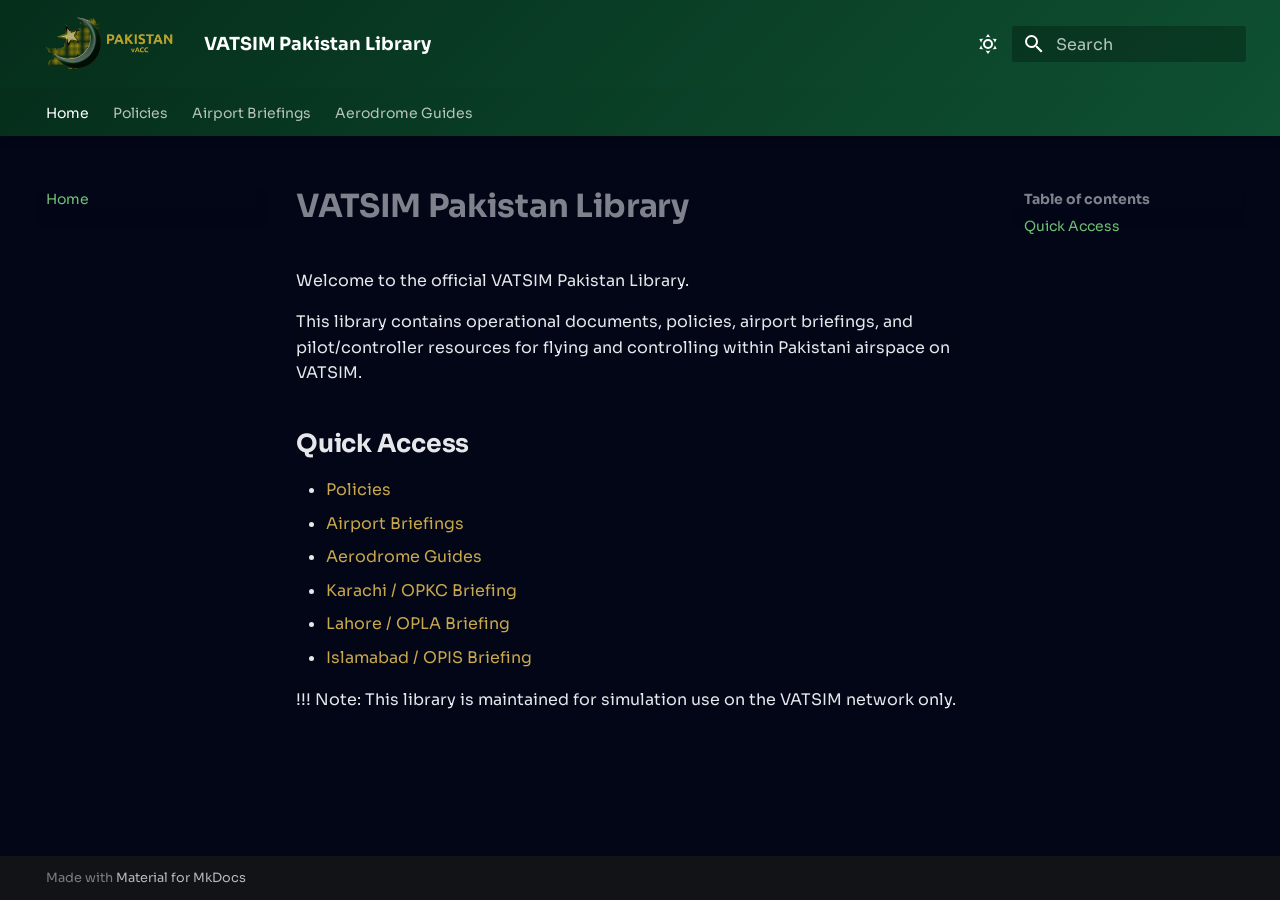
<file: index.html>
<!doctype html>
<html lang="en" class="no-js">
  <head>
    
      <meta charset="utf-8">
      <meta name="viewport" content="width=device-width,initial-scale=1">
      
        <meta name="description" content="Official documentation, policies, airport briefings, and resources for VATSIM Pakistan.">
      
      
      
        <link rel="canonical" href="https://library.vatsim.pk/">
      
      
      
        <link rel="next" href="policies/">
      
      
        
      
      
      <link rel="icon" href="assets/favicon.png">
      <meta name="generator" content="mkdocs-1.6.1, mkdocs-material-9.7.6">
    
    
      
        <title>VATSIM Pakistan Library</title>
      
    
    
      <link rel="stylesheet" href="assets/stylesheets/main.484c7ddc.min.css">
      
        
        <link rel="stylesheet" href="assets/stylesheets/palette.ab4e12ef.min.css">
      
      


    
    
      
    
    
      
        
        
        <link rel="preconnect" href="https://fonts.gstatic.com" crossorigin>
        <link rel="stylesheet" href="https://fonts.googleapis.com/css?family=Sora:300,300i,400,400i,700,700i%7CRoboto+Mono:400,400i,700,700i&display=fallback">
        <style>:root{--md-text-font:"Sora";--md-code-font:"Roboto Mono"}</style>
      
    
    
      <link rel="stylesheet" href="stylesheets/extra.css">
    
    <script>__md_scope=new URL(".",location),__md_hash=e=>[...e].reduce(((e,_)=>(e<<5)-e+_.charCodeAt(0)),0),__md_get=(e,_=localStorage,t=__md_scope)=>JSON.parse(_.getItem(t.pathname+"."+e)),__md_set=(e,_,t=localStorage,a=__md_scope)=>{try{t.setItem(a.pathname+"."+e,JSON.stringify(_))}catch(e){}}</script>
    
      

    
    
  </head>
  
  
    
    
      
    
    
    
    
    <body dir="ltr" data-md-color-scheme="slate" data-md-color-primary="green" data-md-color-accent="amber">
  
    
    <input class="md-toggle" data-md-toggle="drawer" type="checkbox" id="__drawer" autocomplete="off">
    <input class="md-toggle" data-md-toggle="search" type="checkbox" id="__search" autocomplete="off">
    <label class="md-overlay" for="__drawer"></label>
    <div data-md-component="skip">
      
        
        <a href="#vatsim-pakistan-library" class="md-skip">
          Skip to content
        </a>
      
    </div>
    <div data-md-component="announce">
      
    </div>
    
    
      

  

<header class="md-header md-header--shadow md-header--lifted" data-md-component="header">
  <nav class="md-header__inner md-grid" aria-label="Header">
    <a href="." title="VATSIM Pakistan Library" class="md-header__button md-logo" aria-label="VATSIM Pakistan Library" data-md-component="logo">
      
  <img src="assets/logo-gold.png" alt="logo">

    </a>
    <label class="md-header__button md-icon" for="__drawer">
      
      <svg xmlns="http://www.w3.org/2000/svg" viewBox="0 0 24 24"><path d="M3 6h18v2H3zm0 5h18v2H3zm0 5h18v2H3z"/></svg>
    </label>
    <div class="md-header__title" data-md-component="header-title">
      <div class="md-header__ellipsis">
        <div class="md-header__topic">
          <span class="md-ellipsis">
            VATSIM Pakistan Library
          </span>
        </div>
        <div class="md-header__topic" data-md-component="header-topic">
          <span class="md-ellipsis">
            
              Home
            
          </span>
        </div>
      </div>
    </div>
    
      
        <form class="md-header__option" data-md-component="palette">
  
    
    
    
    <input class="md-option" data-md-color-media="" data-md-color-scheme="slate" data-md-color-primary="green" data-md-color-accent="amber"  aria-label="Switch to light mode"  type="radio" name="__palette" id="__palette_0">
    
      <label class="md-header__button md-icon" title="Switch to light mode" for="__palette_1" hidden>
        <svg xmlns="http://www.w3.org/2000/svg" viewBox="0 0 24 24"><path d="M12 7a5 5 0 0 1 5 5 5 5 0 0 1-5 5 5 5 0 0 1-5-5 5 5 0 0 1 5-5m0 2a3 3 0 0 0-3 3 3 3 0 0 0 3 3 3 3 0 0 0 3-3 3 3 0 0 0-3-3m0-7 2.39 3.42C13.65 5.15 12.84 5 12 5s-1.65.15-2.39.42zM3.34 7l4.16-.35A7.2 7.2 0 0 0 5.94 8.5c-.44.74-.69 1.5-.83 2.29zm.02 10 1.76-3.77a7.131 7.131 0 0 0 2.38 4.14zM20.65 7l-1.77 3.79a7.02 7.02 0 0 0-2.38-4.15zm-.01 10-4.14.36c.59-.51 1.12-1.14 1.54-1.86.42-.73.69-1.5.83-2.29zM12 22l-2.41-3.44c.74.27 1.55.44 2.41.44.82 0 1.63-.17 2.37-.44z"/></svg>
      </label>
    
  
    
    
    
    <input class="md-option" data-md-color-media="" data-md-color-scheme="default" data-md-color-primary="green" data-md-color-accent="amber"  aria-label="Switch to dark mode"  type="radio" name="__palette" id="__palette_1">
    
      <label class="md-header__button md-icon" title="Switch to dark mode" for="__palette_0" hidden>
        <svg xmlns="http://www.w3.org/2000/svg" viewBox="0 0 24 24"><path d="m17.75 4.09-2.53 1.94.91 3.06-2.63-1.81-2.63 1.81.91-3.06-2.53-1.94L12.44 4l1.06-3 1.06 3zm3.5 6.91-1.64 1.25.59 1.98-1.7-1.17-1.7 1.17.59-1.98L15.75 11l2.06-.05L18.5 9l.69 1.95zm-2.28 4.95c.83-.08 1.72 1.1 1.19 1.85-.32.45-.66.87-1.08 1.27C15.17 23 8.84 23 4.94 19.07c-3.91-3.9-3.91-10.24 0-14.14.4-.4.82-.76 1.27-1.08.75-.53 1.93.36 1.85 1.19-.27 2.86.69 5.83 2.89 8.02a9.96 9.96 0 0 0 8.02 2.89m-1.64 2.02a12.08 12.08 0 0 1-7.8-3.47c-2.17-2.19-3.33-5-3.49-7.82-2.81 3.14-2.7 7.96.31 10.98 3.02 3.01 7.84 3.12 10.98.31"/></svg>
      </label>
    
  
</form>
      
    
    
      <script>var palette=__md_get("__palette");if(palette&&palette.color){if("(prefers-color-scheme)"===palette.color.media){var media=matchMedia("(prefers-color-scheme: light)"),input=document.querySelector(media.matches?"[data-md-color-media='(prefers-color-scheme: light)']":"[data-md-color-media='(prefers-color-scheme: dark)']");palette.color.media=input.getAttribute("data-md-color-media"),palette.color.scheme=input.getAttribute("data-md-color-scheme"),palette.color.primary=input.getAttribute("data-md-color-primary"),palette.color.accent=input.getAttribute("data-md-color-accent")}for(var[key,value]of Object.entries(palette.color))document.body.setAttribute("data-md-color-"+key,value)}</script>
    
    
    
      
      
        <label class="md-header__button md-icon" for="__search">
          
          <svg xmlns="http://www.w3.org/2000/svg" viewBox="0 0 24 24"><path d="M9.5 3A6.5 6.5 0 0 1 16 9.5c0 1.61-.59 3.09-1.56 4.23l.27.27h.79l5 5-1.5 1.5-5-5v-.79l-.27-.27A6.52 6.52 0 0 1 9.5 16 6.5 6.5 0 0 1 3 9.5 6.5 6.5 0 0 1 9.5 3m0 2C7 5 5 7 5 9.5S7 14 9.5 14 14 12 14 9.5 12 5 9.5 5"/></svg>
        </label>
        <div class="md-search" data-md-component="search" role="dialog">
  <label class="md-search__overlay" for="__search"></label>
  <div class="md-search__inner" role="search">
    <form class="md-search__form" name="search">
      <input type="text" class="md-search__input" name="query" aria-label="Search" placeholder="Search" autocapitalize="off" autocorrect="off" autocomplete="off" spellcheck="false" data-md-component="search-query" required>
      <label class="md-search__icon md-icon" for="__search">
        
        <svg xmlns="http://www.w3.org/2000/svg" viewBox="0 0 24 24"><path d="M9.5 3A6.5 6.5 0 0 1 16 9.5c0 1.61-.59 3.09-1.56 4.23l.27.27h.79l5 5-1.5 1.5-5-5v-.79l-.27-.27A6.52 6.52 0 0 1 9.5 16 6.5 6.5 0 0 1 3 9.5 6.5 6.5 0 0 1 9.5 3m0 2C7 5 5 7 5 9.5S7 14 9.5 14 14 12 14 9.5 12 5 9.5 5"/></svg>
        
        <svg xmlns="http://www.w3.org/2000/svg" viewBox="0 0 24 24"><path d="M20 11v2H8l5.5 5.5-1.42 1.42L4.16 12l7.92-7.92L13.5 5.5 8 11z"/></svg>
      </label>
      <nav class="md-search__options" aria-label="Search">
        
        <button type="reset" class="md-search__icon md-icon" title="Clear" aria-label="Clear" tabindex="-1">
          
          <svg xmlns="http://www.w3.org/2000/svg" viewBox="0 0 24 24"><path d="M19 6.41 17.59 5 12 10.59 6.41 5 5 6.41 10.59 12 5 17.59 6.41 19 12 13.41 17.59 19 19 17.59 13.41 12z"/></svg>
        </button>
      </nav>
      
        <div class="md-search__suggest" data-md-component="search-suggest"></div>
      
    </form>
    <div class="md-search__output">
      <div class="md-search__scrollwrap" tabindex="0" data-md-scrollfix>
        <div class="md-search-result" data-md-component="search-result">
          <div class="md-search-result__meta">
            Initializing search
          </div>
          <ol class="md-search-result__list" role="presentation"></ol>
        </div>
      </div>
    </div>
  </div>
</div>
      
    
    
  </nav>
  
    
      
<nav class="md-tabs" aria-label="Tabs" data-md-component="tabs">
  <div class="md-grid">
    <ul class="md-tabs__list">
      
        
  
  
  
    
  
  
    <li class="md-tabs__item md-tabs__item--active">
      <a href="." class="md-tabs__link">
        
  
  
    
  
  Home

      </a>
    </li>
  

      
        
  
  
  
  
    
    
      <li class="md-tabs__item">
        <a href="policies/" class="md-tabs__link">
          
  
  
  Policies

        </a>
      </li>
    
  

      
        
  
  
  
  
    
    
      <li class="md-tabs__item">
        <a href="airport-briefings/" class="md-tabs__link">
          
  
  
  Airport Briefings

        </a>
      </li>
    
  

      
        
  
  
  
  
    
    
      <li class="md-tabs__item">
        <a href="aerodrome-guides/" class="md-tabs__link">
          
  
  
  Aerodrome Guides

        </a>
      </li>
    
  

      
    </ul>
  </div>
</nav>
    
  
</header>
    
    <div class="md-container" data-md-component="container">
      
      
        
      
      <main class="md-main" data-md-component="main">
        <div class="md-main__inner md-grid">
          
            
              
              <div class="md-sidebar md-sidebar--primary" data-md-component="sidebar" data-md-type="navigation" >
                <div class="md-sidebar__scrollwrap">
                  <div class="md-sidebar__inner">
                    


  


<nav class="md-nav md-nav--primary md-nav--lifted" aria-label="Navigation" data-md-level="0">
  <label class="md-nav__title" for="__drawer">
    <a href="." title="VATSIM Pakistan Library" class="md-nav__button md-logo" aria-label="VATSIM Pakistan Library" data-md-component="logo">
      
  <img src="assets/logo-gold.png" alt="logo">

    </a>
    VATSIM Pakistan Library
  </label>
  
  <ul class="md-nav__list" data-md-scrollfix>
    
      
      
  
  
    
  
  
  
    <li class="md-nav__item md-nav__item--active">
      
      <input class="md-nav__toggle md-toggle" type="checkbox" id="__toc">
      
      
        
      
      
        <label class="md-nav__link md-nav__link--active" for="__toc">
          
  
  
  <span class="md-ellipsis">
    
  
    Home
  

    
  </span>
  
  

          <span class="md-nav__icon md-icon"></span>
        </label>
      
      <a href="." class="md-nav__link md-nav__link--active">
        
  
  
  <span class="md-ellipsis">
    
  
    Home
  

    
  </span>
  
  

      </a>
      
        

<nav class="md-nav md-nav--secondary" aria-label="Table of contents">
  
  
  
    
  
  
    <label class="md-nav__title" for="__toc">
      <span class="md-nav__icon md-icon"></span>
      Table of contents
    </label>
    <ul class="md-nav__list" data-md-component="toc" data-md-scrollfix>
      
        <li class="md-nav__item">
  <a href="#quick-access" class="md-nav__link">
    <span class="md-ellipsis">
      
        Quick Access
      
    </span>
  </a>
  
</li>
      
    </ul>
  
</nav>
      
    </li>
  

    
      
      
  
  
  
  
    
    
    
    
      
      
    
    
    <li class="md-nav__item md-nav__item--nested">
      
        
        
        <input class="md-nav__toggle md-toggle " type="checkbox" id="__nav_2" >
        
          
          <label class="md-nav__link" for="__nav_2" id="__nav_2_label" tabindex="0">
            
  
  
  <span class="md-ellipsis">
    
  
    Policies
  

    
  </span>
  
  

            <span class="md-nav__icon md-icon"></span>
          </label>
        
        <nav class="md-nav" data-md-level="1" aria-labelledby="__nav_2_label" aria-expanded="false">
          <label class="md-nav__title" for="__nav_2">
            <span class="md-nav__icon md-icon"></span>
            
  
    Policies
  

          </label>
          <ul class="md-nav__list" data-md-scrollfix>
            
              
                
  
  
  
  
    <li class="md-nav__item">
      <a href="policies/" class="md-nav__link">
        
  
  
  <span class="md-ellipsis">
    
  
    Overview
  

    
  </span>
  
  

      </a>
    </li>
  

              
            
              
                
  
  
  
  
    <li class="md-nav__item">
      <a href="policies/constitution/" class="md-nav__link">
        
  
  
  <span class="md-ellipsis">
    
  
    Constitution Policy
  

    
  </span>
  
  

      </a>
    </li>
  

              
            
              
                
  
  
  
  
    <li class="md-nav__item">
      <a href="policies/atc-policy/" class="md-nav__link">
        
  
  
  <span class="md-ellipsis">
    
  
    ATC Policy
  

    
  </span>
  
  

      </a>
    </li>
  

              
            
              
                
  
  
  
  
    <li class="md-nav__item">
      <a href="policies/data-usage-and-handling/" class="md-nav__link">
        
  
  
  <span class="md-ellipsis">
    
  
    Data Usage & Handling
  

    
  </span>
  
  

      </a>
    </li>
  

              
            
          </ul>
        </nav>
      
    </li>
  

    
      
      
  
  
  
  
    
    
    
    
      
      
    
    
    <li class="md-nav__item md-nav__item--nested">
      
        
        
        <input class="md-nav__toggle md-toggle " type="checkbox" id="__nav_3" >
        
          
          <label class="md-nav__link" for="__nav_3" id="__nav_3_label" tabindex="0">
            
  
  
  <span class="md-ellipsis">
    
  
    Airport Briefings
  

    
  </span>
  
  

            <span class="md-nav__icon md-icon"></span>
          </label>
        
        <nav class="md-nav" data-md-level="1" aria-labelledby="__nav_3_label" aria-expanded="false">
          <label class="md-nav__title" for="__nav_3">
            <span class="md-nav__icon md-icon"></span>
            
  
    Airport Briefings
  

          </label>
          <ul class="md-nav__list" data-md-scrollfix>
            
              
                
  
  
  
  
    <li class="md-nav__item">
      <a href="airport-briefings/" class="md-nav__link">
        
  
  
  <span class="md-ellipsis">
    
  
    Overview
  

    
  </span>
  
  

      </a>
    </li>
  

              
            
              
                
  
  
  
  
    <li class="md-nav__item">
      <a href="airport-briefings/opkc/" class="md-nav__link">
        
  
  
  <span class="md-ellipsis">
    
  
    Karachi / OPKC
  

    
  </span>
  
  

      </a>
    </li>
  

              
            
              
                
  
  
  
  
    <li class="md-nav__item">
      <a href="airport-briefings/opla/" class="md-nav__link">
        
  
  
  <span class="md-ellipsis">
    
  
    Lahore / OPLA
  

    
  </span>
  
  

      </a>
    </li>
  

              
            
              
                
  
  
  
  
    <li class="md-nav__item">
      <a href="airport-briefings/opis/" class="md-nav__link">
        
  
  
  <span class="md-ellipsis">
    
  
    Islamabad / OPIS
  

    
  </span>
  
  

      </a>
    </li>
  

              
            
          </ul>
        </nav>
      
    </li>
  

    
      
      
  
  
  
  
    
    
    
    
      
      
    
    
    <li class="md-nav__item md-nav__item--nested">
      
        
        
        <input class="md-nav__toggle md-toggle " type="checkbox" id="__nav_4" >
        
          
          <label class="md-nav__link" for="__nav_4" id="__nav_4_label" tabindex="0">
            
  
  
  <span class="md-ellipsis">
    
  
    Aerodrome Guides
  

    
  </span>
  
  

            <span class="md-nav__icon md-icon"></span>
          </label>
        
        <nav class="md-nav" data-md-level="1" aria-labelledby="__nav_4_label" aria-expanded="false">
          <label class="md-nav__title" for="__nav_4">
            <span class="md-nav__icon md-icon"></span>
            
  
    Aerodrome Guides
  

          </label>
          <ul class="md-nav__list" data-md-scrollfix>
            
              
                
  
  
  
  
    <li class="md-nav__item">
      <a href="aerodrome-guides/" class="md-nav__link">
        
  
  
  <span class="md-ellipsis">
    
  
    Overview
  

    
  </span>
  
  

      </a>
    </li>
  

              
            
              
                
  
  
  
  
    <li class="md-nav__item">
      <a href="aerodrome-guides/opkc/" class="md-nav__link">
        
  
  
  <span class="md-ellipsis">
    
  
    Karachi / OPKC
  

    
  </span>
  
  

      </a>
    </li>
  

              
            
              
                
  
  
  
  
    <li class="md-nav__item">
      <a href="aerodrome-guides/opla/" class="md-nav__link">
        
  
  
  <span class="md-ellipsis">
    
  
    Lahore / OPLA
  

    
  </span>
  
  

      </a>
    </li>
  

              
            
              
                
  
  
  
  
    <li class="md-nav__item">
      <a href="aerodrome-guides/opis/" class="md-nav__link">
        
  
  
  <span class="md-ellipsis">
    
  
    Islamabad / OPIS
  

    
  </span>
  
  

      </a>
    </li>
  

              
            
          </ul>
        </nav>
      
    </li>
  

    
  </ul>
</nav>
                  </div>
                </div>
              </div>
            
            
              
              <div class="md-sidebar md-sidebar--secondary" data-md-component="sidebar" data-md-type="toc" >
                <div class="md-sidebar__scrollwrap">
                  <div class="md-sidebar__inner">
                    

<nav class="md-nav md-nav--secondary" aria-label="Table of contents">
  
  
  
    
  
  
    <label class="md-nav__title" for="__toc">
      <span class="md-nav__icon md-icon"></span>
      Table of contents
    </label>
    <ul class="md-nav__list" data-md-component="toc" data-md-scrollfix>
      
        <li class="md-nav__item">
  <a href="#quick-access" class="md-nav__link">
    <span class="md-ellipsis">
      
        Quick Access
      
    </span>
  </a>
  
</li>
      
    </ul>
  
</nav>
                  </div>
                </div>
              </div>
            
          
          
            <div class="md-content" data-md-component="content">
              
              <article class="md-content__inner md-typeset">
                
                  



<h1 id="vatsim-pakistan-library">VATSIM Pakistan Library</h1>
<p>Welcome to the official VATSIM Pakistan Library.</p>
<p>This library contains operational documents, policies, airport briefings, and pilot/controller resources for flying and controlling within Pakistani airspace on VATSIM.</p>
<h2 id="quick-access">Quick Access</h2>
<ul>
<li><a href="policies/">Policies</a></li>
<li><a href="airport-briefings/">Airport Briefings</a></li>
<li><a href="aerodrome-guides/">Aerodrome Guides</a></li>
<li><a href="airport-briefings/opkc/">Karachi / OPKC Briefing</a></li>
<li><a href="airport-briefings/opla/">Lahore / OPLA Briefing</a></li>
<li><a href="airport-briefings/opis/">Islamabad / OPIS Briefing</a></li>
</ul>
<p>!!! Note:
    This library is maintained for simulation use on the VATSIM network only.</p>












                
              </article>
            </div>
          
          
<script>var target=document.getElementById(location.hash.slice(1));target&&target.name&&(target.checked=target.name.startsWith("__tabbed_"))</script>
        </div>
        
          <button type="button" class="md-top md-icon" data-md-component="top" hidden>
  
  <svg xmlns="http://www.w3.org/2000/svg" viewBox="0 0 24 24"><path d="M13 20h-2V8l-5.5 5.5-1.42-1.42L12 4.16l7.92 7.92-1.42 1.42L13 8z"/></svg>
  Back to top
</button>
        
      </main>
      
        <footer class="md-footer">
  
  <div class="md-footer-meta md-typeset">
    <div class="md-footer-meta__inner md-grid">
      <div class="md-copyright">
  
  
    Made with
    <a href="https://squidfunk.github.io/mkdocs-material/" target="_blank" rel="noopener">
      Material for MkDocs
    </a>
  
</div>
      
    </div>
  </div>
</footer>
      
    </div>
    <div class="md-dialog" data-md-component="dialog">
      <div class="md-dialog__inner md-typeset"></div>
    </div>
    
    
    
      
      
      <script id="__config" type="application/json">{"annotate": null, "base": ".", "features": ["navigation.tabs", "navigation.tabs.sticky", "navigation.top", "navigation.tracking", "search.highlight", "search.suggest", "content.code.copy"], "search": "assets/javascripts/workers/search.2c215733.min.js", "tags": null, "translations": {"clipboard.copied": "Copied to clipboard", "clipboard.copy": "Copy to clipboard", "search.result.more.one": "1 more on this page", "search.result.more.other": "# more on this page", "search.result.none": "No matching documents", "search.result.one": "1 matching document", "search.result.other": "# matching documents", "search.result.placeholder": "Type to start searching", "search.result.term.missing": "Missing", "select.version": "Select version"}, "version": null}</script>
    
    
      <script src="assets/javascripts/bundle.79ae519e.min.js"></script>
      
    
  </body>
</html>
</file>
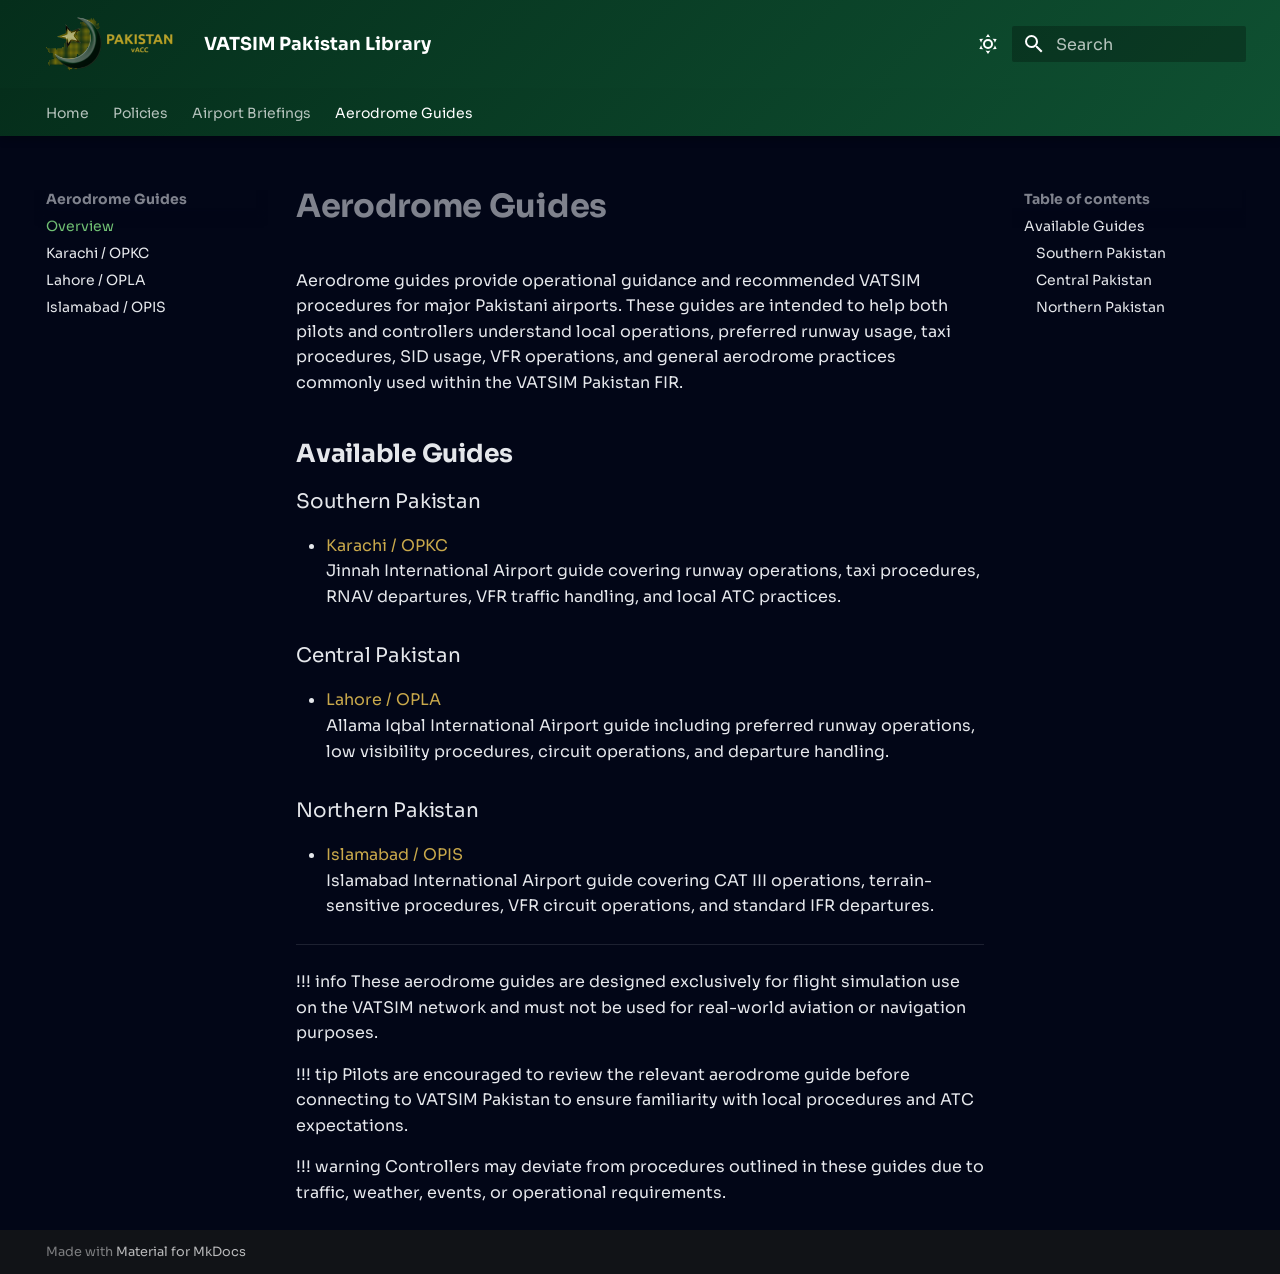
<file: aerodrome-guides/index.html>
<!doctype html>
<html lang="en" class="no-js">
  <head>
    
      <meta charset="utf-8">
      <meta name="viewport" content="width=device-width,initial-scale=1">
      
        <meta name="description" content="Official documentation, policies, airport briefings, and resources for VATSIM Pakistan.">
      
      
      
        <link rel="canonical" href="https://library.vatsim.pk/aerodrome-guides/">
      
      
        <link rel="prev" href="../airport-briefings/opis/">
      
      
        <link rel="next" href="opkc/">
      
      
        
      
      
      <link rel="icon" href="../assets/favicon.png">
      <meta name="generator" content="mkdocs-1.6.1, mkdocs-material-9.7.6">
    
    
      
        <title>Overview - VATSIM Pakistan Library</title>
      
    
    
      <link rel="stylesheet" href="../assets/stylesheets/main.484c7ddc.min.css">
      
        
        <link rel="stylesheet" href="../assets/stylesheets/palette.ab4e12ef.min.css">
      
      


    
    
      
    
    
      
        
        
        <link rel="preconnect" href="https://fonts.gstatic.com" crossorigin>
        <link rel="stylesheet" href="https://fonts.googleapis.com/css?family=Sora:300,300i,400,400i,700,700i%7CRoboto+Mono:400,400i,700,700i&display=fallback">
        <style>:root{--md-text-font:"Sora";--md-code-font:"Roboto Mono"}</style>
      
    
    
      <link rel="stylesheet" href="../stylesheets/extra.css">
    
    <script>__md_scope=new URL("..",location),__md_hash=e=>[...e].reduce(((e,_)=>(e<<5)-e+_.charCodeAt(0)),0),__md_get=(e,_=localStorage,t=__md_scope)=>JSON.parse(_.getItem(t.pathname+"."+e)),__md_set=(e,_,t=localStorage,a=__md_scope)=>{try{t.setItem(a.pathname+"."+e,JSON.stringify(_))}catch(e){}}</script>
    
      

    
    
  </head>
  
  
    
    
      
    
    
    
    
    <body dir="ltr" data-md-color-scheme="slate" data-md-color-primary="green" data-md-color-accent="amber">
  
    
    <input class="md-toggle" data-md-toggle="drawer" type="checkbox" id="__drawer" autocomplete="off">
    <input class="md-toggle" data-md-toggle="search" type="checkbox" id="__search" autocomplete="off">
    <label class="md-overlay" for="__drawer"></label>
    <div data-md-component="skip">
      
        
        <a href="#aerodrome-guides" class="md-skip">
          Skip to content
        </a>
      
    </div>
    <div data-md-component="announce">
      
    </div>
    
    
      

  

<header class="md-header md-header--shadow md-header--lifted" data-md-component="header">
  <nav class="md-header__inner md-grid" aria-label="Header">
    <a href=".." title="VATSIM Pakistan Library" class="md-header__button md-logo" aria-label="VATSIM Pakistan Library" data-md-component="logo">
      
  <img src="../assets/logo-gold.png" alt="logo">

    </a>
    <label class="md-header__button md-icon" for="__drawer">
      
      <svg xmlns="http://www.w3.org/2000/svg" viewBox="0 0 24 24"><path d="M3 6h18v2H3zm0 5h18v2H3zm0 5h18v2H3z"/></svg>
    </label>
    <div class="md-header__title" data-md-component="header-title">
      <div class="md-header__ellipsis">
        <div class="md-header__topic">
          <span class="md-ellipsis">
            VATSIM Pakistan Library
          </span>
        </div>
        <div class="md-header__topic" data-md-component="header-topic">
          <span class="md-ellipsis">
            
              Overview
            
          </span>
        </div>
      </div>
    </div>
    
      
        <form class="md-header__option" data-md-component="palette">
  
    
    
    
    <input class="md-option" data-md-color-media="" data-md-color-scheme="slate" data-md-color-primary="green" data-md-color-accent="amber"  aria-label="Switch to light mode"  type="radio" name="__palette" id="__palette_0">
    
      <label class="md-header__button md-icon" title="Switch to light mode" for="__palette_1" hidden>
        <svg xmlns="http://www.w3.org/2000/svg" viewBox="0 0 24 24"><path d="M12 7a5 5 0 0 1 5 5 5 5 0 0 1-5 5 5 5 0 0 1-5-5 5 5 0 0 1 5-5m0 2a3 3 0 0 0-3 3 3 3 0 0 0 3 3 3 3 0 0 0 3-3 3 3 0 0 0-3-3m0-7 2.39 3.42C13.65 5.15 12.84 5 12 5s-1.65.15-2.39.42zM3.34 7l4.16-.35A7.2 7.2 0 0 0 5.94 8.5c-.44.74-.69 1.5-.83 2.29zm.02 10 1.76-3.77a7.131 7.131 0 0 0 2.38 4.14zM20.65 7l-1.77 3.79a7.02 7.02 0 0 0-2.38-4.15zm-.01 10-4.14.36c.59-.51 1.12-1.14 1.54-1.86.42-.73.69-1.5.83-2.29zM12 22l-2.41-3.44c.74.27 1.55.44 2.41.44.82 0 1.63-.17 2.37-.44z"/></svg>
      </label>
    
  
    
    
    
    <input class="md-option" data-md-color-media="" data-md-color-scheme="default" data-md-color-primary="green" data-md-color-accent="amber"  aria-label="Switch to dark mode"  type="radio" name="__palette" id="__palette_1">
    
      <label class="md-header__button md-icon" title="Switch to dark mode" for="__palette_0" hidden>
        <svg xmlns="http://www.w3.org/2000/svg" viewBox="0 0 24 24"><path d="m17.75 4.09-2.53 1.94.91 3.06-2.63-1.81-2.63 1.81.91-3.06-2.53-1.94L12.44 4l1.06-3 1.06 3zm3.5 6.91-1.64 1.25.59 1.98-1.7-1.17-1.7 1.17.59-1.98L15.75 11l2.06-.05L18.5 9l.69 1.95zm-2.28 4.95c.83-.08 1.72 1.1 1.19 1.85-.32.45-.66.87-1.08 1.27C15.17 23 8.84 23 4.94 19.07c-3.91-3.9-3.91-10.24 0-14.14.4-.4.82-.76 1.27-1.08.75-.53 1.93.36 1.85 1.19-.27 2.86.69 5.83 2.89 8.02a9.96 9.96 0 0 0 8.02 2.89m-1.64 2.02a12.08 12.08 0 0 1-7.8-3.47c-2.17-2.19-3.33-5-3.49-7.82-2.81 3.14-2.7 7.96.31 10.98 3.02 3.01 7.84 3.12 10.98.31"/></svg>
      </label>
    
  
</form>
      
    
    
      <script>var palette=__md_get("__palette");if(palette&&palette.color){if("(prefers-color-scheme)"===palette.color.media){var media=matchMedia("(prefers-color-scheme: light)"),input=document.querySelector(media.matches?"[data-md-color-media='(prefers-color-scheme: light)']":"[data-md-color-media='(prefers-color-scheme: dark)']");palette.color.media=input.getAttribute("data-md-color-media"),palette.color.scheme=input.getAttribute("data-md-color-scheme"),palette.color.primary=input.getAttribute("data-md-color-primary"),palette.color.accent=input.getAttribute("data-md-color-accent")}for(var[key,value]of Object.entries(palette.color))document.body.setAttribute("data-md-color-"+key,value)}</script>
    
    
    
      
      
        <label class="md-header__button md-icon" for="__search">
          
          <svg xmlns="http://www.w3.org/2000/svg" viewBox="0 0 24 24"><path d="M9.5 3A6.5 6.5 0 0 1 16 9.5c0 1.61-.59 3.09-1.56 4.23l.27.27h.79l5 5-1.5 1.5-5-5v-.79l-.27-.27A6.52 6.52 0 0 1 9.5 16 6.5 6.5 0 0 1 3 9.5 6.5 6.5 0 0 1 9.5 3m0 2C7 5 5 7 5 9.5S7 14 9.5 14 14 12 14 9.5 12 5 9.5 5"/></svg>
        </label>
        <div class="md-search" data-md-component="search" role="dialog">
  <label class="md-search__overlay" for="__search"></label>
  <div class="md-search__inner" role="search">
    <form class="md-search__form" name="search">
      <input type="text" class="md-search__input" name="query" aria-label="Search" placeholder="Search" autocapitalize="off" autocorrect="off" autocomplete="off" spellcheck="false" data-md-component="search-query" required>
      <label class="md-search__icon md-icon" for="__search">
        
        <svg xmlns="http://www.w3.org/2000/svg" viewBox="0 0 24 24"><path d="M9.5 3A6.5 6.5 0 0 1 16 9.5c0 1.61-.59 3.09-1.56 4.23l.27.27h.79l5 5-1.5 1.5-5-5v-.79l-.27-.27A6.52 6.52 0 0 1 9.5 16 6.5 6.5 0 0 1 3 9.5 6.5 6.5 0 0 1 9.5 3m0 2C7 5 5 7 5 9.5S7 14 9.5 14 14 12 14 9.5 12 5 9.5 5"/></svg>
        
        <svg xmlns="http://www.w3.org/2000/svg" viewBox="0 0 24 24"><path d="M20 11v2H8l5.5 5.5-1.42 1.42L4.16 12l7.92-7.92L13.5 5.5 8 11z"/></svg>
      </label>
      <nav class="md-search__options" aria-label="Search">
        
        <button type="reset" class="md-search__icon md-icon" title="Clear" aria-label="Clear" tabindex="-1">
          
          <svg xmlns="http://www.w3.org/2000/svg" viewBox="0 0 24 24"><path d="M19 6.41 17.59 5 12 10.59 6.41 5 5 6.41 10.59 12 5 17.59 6.41 19 12 13.41 17.59 19 19 17.59 13.41 12z"/></svg>
        </button>
      </nav>
      
        <div class="md-search__suggest" data-md-component="search-suggest"></div>
      
    </form>
    <div class="md-search__output">
      <div class="md-search__scrollwrap" tabindex="0" data-md-scrollfix>
        <div class="md-search-result" data-md-component="search-result">
          <div class="md-search-result__meta">
            Initializing search
          </div>
          <ol class="md-search-result__list" role="presentation"></ol>
        </div>
      </div>
    </div>
  </div>
</div>
      
    
    
  </nav>
  
    
      
<nav class="md-tabs" aria-label="Tabs" data-md-component="tabs">
  <div class="md-grid">
    <ul class="md-tabs__list">
      
        
  
  
  
  
    <li class="md-tabs__item">
      <a href=".." class="md-tabs__link">
        
  
  
    
  
  Home

      </a>
    </li>
  

      
        
  
  
  
  
    
    
      <li class="md-tabs__item">
        <a href="../policies/" class="md-tabs__link">
          
  
  
  Policies

        </a>
      </li>
    
  

      
        
  
  
  
  
    
    
      <li class="md-tabs__item">
        <a href="../airport-briefings/" class="md-tabs__link">
          
  
  
  Airport Briefings

        </a>
      </li>
    
  

      
        
  
  
  
    
  
  
    
    
      <li class="md-tabs__item md-tabs__item--active">
        <a href="./" class="md-tabs__link">
          
  
  
  Aerodrome Guides

        </a>
      </li>
    
  

      
    </ul>
  </div>
</nav>
    
  
</header>
    
    <div class="md-container" data-md-component="container">
      
      
        
      
      <main class="md-main" data-md-component="main">
        <div class="md-main__inner md-grid">
          
            
              
              <div class="md-sidebar md-sidebar--primary" data-md-component="sidebar" data-md-type="navigation" >
                <div class="md-sidebar__scrollwrap">
                  <div class="md-sidebar__inner">
                    


  


<nav class="md-nav md-nav--primary md-nav--lifted" aria-label="Navigation" data-md-level="0">
  <label class="md-nav__title" for="__drawer">
    <a href=".." title="VATSIM Pakistan Library" class="md-nav__button md-logo" aria-label="VATSIM Pakistan Library" data-md-component="logo">
      
  <img src="../assets/logo-gold.png" alt="logo">

    </a>
    VATSIM Pakistan Library
  </label>
  
  <ul class="md-nav__list" data-md-scrollfix>
    
      
      
  
  
  
  
    <li class="md-nav__item">
      <a href=".." class="md-nav__link">
        
  
  
  <span class="md-ellipsis">
    
  
    Home
  

    
  </span>
  
  

      </a>
    </li>
  

    
      
      
  
  
  
  
    
    
    
    
      
      
    
    
    <li class="md-nav__item md-nav__item--nested">
      
        
        
        <input class="md-nav__toggle md-toggle " type="checkbox" id="__nav_2" >
        
          
          <label class="md-nav__link" for="__nav_2" id="__nav_2_label" tabindex="0">
            
  
  
  <span class="md-ellipsis">
    
  
    Policies
  

    
  </span>
  
  

            <span class="md-nav__icon md-icon"></span>
          </label>
        
        <nav class="md-nav" data-md-level="1" aria-labelledby="__nav_2_label" aria-expanded="false">
          <label class="md-nav__title" for="__nav_2">
            <span class="md-nav__icon md-icon"></span>
            
  
    Policies
  

          </label>
          <ul class="md-nav__list" data-md-scrollfix>
            
              
                
  
  
  
  
    <li class="md-nav__item">
      <a href="../policies/" class="md-nav__link">
        
  
  
  <span class="md-ellipsis">
    
  
    Overview
  

    
  </span>
  
  

      </a>
    </li>
  

              
            
              
                
  
  
  
  
    <li class="md-nav__item">
      <a href="../policies/constitution/" class="md-nav__link">
        
  
  
  <span class="md-ellipsis">
    
  
    Constitution Policy
  

    
  </span>
  
  

      </a>
    </li>
  

              
            
              
                
  
  
  
  
    <li class="md-nav__item">
      <a href="../policies/atc-policy/" class="md-nav__link">
        
  
  
  <span class="md-ellipsis">
    
  
    ATC Policy
  

    
  </span>
  
  

      </a>
    </li>
  

              
            
              
                
  
  
  
  
    <li class="md-nav__item">
      <a href="../policies/data-usage-and-handling/" class="md-nav__link">
        
  
  
  <span class="md-ellipsis">
    
  
    Data Usage & Handling
  

    
  </span>
  
  

      </a>
    </li>
  

              
            
          </ul>
        </nav>
      
    </li>
  

    
      
      
  
  
  
  
    
    
    
    
      
      
    
    
    <li class="md-nav__item md-nav__item--nested">
      
        
        
        <input class="md-nav__toggle md-toggle " type="checkbox" id="__nav_3" >
        
          
          <label class="md-nav__link" for="__nav_3" id="__nav_3_label" tabindex="0">
            
  
  
  <span class="md-ellipsis">
    
  
    Airport Briefings
  

    
  </span>
  
  

            <span class="md-nav__icon md-icon"></span>
          </label>
        
        <nav class="md-nav" data-md-level="1" aria-labelledby="__nav_3_label" aria-expanded="false">
          <label class="md-nav__title" for="__nav_3">
            <span class="md-nav__icon md-icon"></span>
            
  
    Airport Briefings
  

          </label>
          <ul class="md-nav__list" data-md-scrollfix>
            
              
                
  
  
  
  
    <li class="md-nav__item">
      <a href="../airport-briefings/" class="md-nav__link">
        
  
  
  <span class="md-ellipsis">
    
  
    Overview
  

    
  </span>
  
  

      </a>
    </li>
  

              
            
              
                
  
  
  
  
    <li class="md-nav__item">
      <a href="../airport-briefings/opkc/" class="md-nav__link">
        
  
  
  <span class="md-ellipsis">
    
  
    Karachi / OPKC
  

    
  </span>
  
  

      </a>
    </li>
  

              
            
              
                
  
  
  
  
    <li class="md-nav__item">
      <a href="../airport-briefings/opla/" class="md-nav__link">
        
  
  
  <span class="md-ellipsis">
    
  
    Lahore / OPLA
  

    
  </span>
  
  

      </a>
    </li>
  

              
            
              
                
  
  
  
  
    <li class="md-nav__item">
      <a href="../airport-briefings/opis/" class="md-nav__link">
        
  
  
  <span class="md-ellipsis">
    
  
    Islamabad / OPIS
  

    
  </span>
  
  

      </a>
    </li>
  

              
            
          </ul>
        </nav>
      
    </li>
  

    
      
      
  
  
    
  
  
  
    
    
    
    
      
        
        
      
      
    
    
    <li class="md-nav__item md-nav__item--active md-nav__item--section md-nav__item--nested">
      
        
        
        <input class="md-nav__toggle md-toggle " type="checkbox" id="__nav_4" checked>
        
          
          <label class="md-nav__link" for="__nav_4" id="__nav_4_label" tabindex="">
            
  
  
  <span class="md-ellipsis">
    
  
    Aerodrome Guides
  

    
  </span>
  
  

            <span class="md-nav__icon md-icon"></span>
          </label>
        
        <nav class="md-nav" data-md-level="1" aria-labelledby="__nav_4_label" aria-expanded="true">
          <label class="md-nav__title" for="__nav_4">
            <span class="md-nav__icon md-icon"></span>
            
  
    Aerodrome Guides
  

          </label>
          <ul class="md-nav__list" data-md-scrollfix>
            
              
                
  
  
    
  
  
  
    <li class="md-nav__item md-nav__item--active">
      
      <input class="md-nav__toggle md-toggle" type="checkbox" id="__toc">
      
      
        
      
      
        <label class="md-nav__link md-nav__link--active" for="__toc">
          
  
  
  <span class="md-ellipsis">
    
  
    Overview
  

    
  </span>
  
  

          <span class="md-nav__icon md-icon"></span>
        </label>
      
      <a href="./" class="md-nav__link md-nav__link--active">
        
  
  
  <span class="md-ellipsis">
    
  
    Overview
  

    
  </span>
  
  

      </a>
      
        

<nav class="md-nav md-nav--secondary" aria-label="Table of contents">
  
  
  
    
  
  
    <label class="md-nav__title" for="__toc">
      <span class="md-nav__icon md-icon"></span>
      Table of contents
    </label>
    <ul class="md-nav__list" data-md-component="toc" data-md-scrollfix>
      
        <li class="md-nav__item">
  <a href="#available-guides" class="md-nav__link">
    <span class="md-ellipsis">
      
        Available Guides
      
    </span>
  </a>
  
    <nav class="md-nav" aria-label="Available Guides">
      <ul class="md-nav__list">
        
          <li class="md-nav__item">
  <a href="#southern-pakistan" class="md-nav__link">
    <span class="md-ellipsis">
      
        Southern Pakistan
      
    </span>
  </a>
  
</li>
        
          <li class="md-nav__item">
  <a href="#central-pakistan" class="md-nav__link">
    <span class="md-ellipsis">
      
        Central Pakistan
      
    </span>
  </a>
  
</li>
        
          <li class="md-nav__item">
  <a href="#northern-pakistan" class="md-nav__link">
    <span class="md-ellipsis">
      
        Northern Pakistan
      
    </span>
  </a>
  
</li>
        
      </ul>
    </nav>
  
</li>
      
    </ul>
  
</nav>
      
    </li>
  

              
            
              
                
  
  
  
  
    <li class="md-nav__item">
      <a href="opkc/" class="md-nav__link">
        
  
  
  <span class="md-ellipsis">
    
  
    Karachi / OPKC
  

    
  </span>
  
  

      </a>
    </li>
  

              
            
              
                
  
  
  
  
    <li class="md-nav__item">
      <a href="opla/" class="md-nav__link">
        
  
  
  <span class="md-ellipsis">
    
  
    Lahore / OPLA
  

    
  </span>
  
  

      </a>
    </li>
  

              
            
              
                
  
  
  
  
    <li class="md-nav__item">
      <a href="opis/" class="md-nav__link">
        
  
  
  <span class="md-ellipsis">
    
  
    Islamabad / OPIS
  

    
  </span>
  
  

      </a>
    </li>
  

              
            
          </ul>
        </nav>
      
    </li>
  

    
  </ul>
</nav>
                  </div>
                </div>
              </div>
            
            
              
              <div class="md-sidebar md-sidebar--secondary" data-md-component="sidebar" data-md-type="toc" >
                <div class="md-sidebar__scrollwrap">
                  <div class="md-sidebar__inner">
                    

<nav class="md-nav md-nav--secondary" aria-label="Table of contents">
  
  
  
    
  
  
    <label class="md-nav__title" for="__toc">
      <span class="md-nav__icon md-icon"></span>
      Table of contents
    </label>
    <ul class="md-nav__list" data-md-component="toc" data-md-scrollfix>
      
        <li class="md-nav__item">
  <a href="#available-guides" class="md-nav__link">
    <span class="md-ellipsis">
      
        Available Guides
      
    </span>
  </a>
  
    <nav class="md-nav" aria-label="Available Guides">
      <ul class="md-nav__list">
        
          <li class="md-nav__item">
  <a href="#southern-pakistan" class="md-nav__link">
    <span class="md-ellipsis">
      
        Southern Pakistan
      
    </span>
  </a>
  
</li>
        
          <li class="md-nav__item">
  <a href="#central-pakistan" class="md-nav__link">
    <span class="md-ellipsis">
      
        Central Pakistan
      
    </span>
  </a>
  
</li>
        
          <li class="md-nav__item">
  <a href="#northern-pakistan" class="md-nav__link">
    <span class="md-ellipsis">
      
        Northern Pakistan
      
    </span>
  </a>
  
</li>
        
      </ul>
    </nav>
  
</li>
      
    </ul>
  
</nav>
                  </div>
                </div>
              </div>
            
          
          
            <div class="md-content" data-md-component="content">
              
              <article class="md-content__inner md-typeset">
                
                  



<h1 id="aerodrome-guides">Aerodrome Guides</h1>
<p>Aerodrome guides provide operational guidance and recommended VATSIM procedures for major Pakistani airports. These guides are intended to help both pilots and controllers understand local operations, preferred runway usage, taxi procedures, SID usage, VFR operations, and general aerodrome practices commonly used within the VATSIM Pakistan FIR.</p>
<h2 id="available-guides">Available Guides</h2>
<h3 id="southern-pakistan">Southern Pakistan</h3>
<ul>
<li><a href="opkc/">Karachi / OPKC</a><br />
  Jinnah International Airport guide covering runway operations, taxi procedures, RNAV departures, VFR traffic handling, and local ATC practices.</li>
</ul>
<h3 id="central-pakistan">Central Pakistan</h3>
<ul>
<li><a href="opla/">Lahore / OPLA</a><br />
  Allama Iqbal International Airport guide including preferred runway operations, low visibility procedures, circuit operations, and departure handling.</li>
</ul>
<h3 id="northern-pakistan">Northern Pakistan</h3>
<ul>
<li><a href="opis/">Islamabad / OPIS</a><br />
  Islamabad International Airport guide covering CAT III operations, terrain-sensitive procedures, VFR circuit operations, and standard IFR departures.</li>
</ul>
<hr />
<p>!!! info
    These aerodrome guides are designed exclusively for flight simulation use on the VATSIM network and must not be used for real-world aviation or navigation purposes.</p>
<p>!!! tip
    Pilots are encouraged to review the relevant aerodrome guide before connecting to VATSIM Pakistan to ensure familiarity with local procedures and ATC expectations.</p>
<p>!!! warning
    Controllers may deviate from procedures outlined in these guides due to traffic, weather, events, or operational requirements.</p>












                
              </article>
            </div>
          
          
<script>var target=document.getElementById(location.hash.slice(1));target&&target.name&&(target.checked=target.name.startsWith("__tabbed_"))</script>
        </div>
        
          <button type="button" class="md-top md-icon" data-md-component="top" hidden>
  
  <svg xmlns="http://www.w3.org/2000/svg" viewBox="0 0 24 24"><path d="M13 20h-2V8l-5.5 5.5-1.42-1.42L12 4.16l7.92 7.92-1.42 1.42L13 8z"/></svg>
  Back to top
</button>
        
      </main>
      
        <footer class="md-footer">
  
  <div class="md-footer-meta md-typeset">
    <div class="md-footer-meta__inner md-grid">
      <div class="md-copyright">
  
  
    Made with
    <a href="https://squidfunk.github.io/mkdocs-material/" target="_blank" rel="noopener">
      Material for MkDocs
    </a>
  
</div>
      
    </div>
  </div>
</footer>
      
    </div>
    <div class="md-dialog" data-md-component="dialog">
      <div class="md-dialog__inner md-typeset"></div>
    </div>
    
    
    
      
      
      <script id="__config" type="application/json">{"annotate": null, "base": "..", "features": ["navigation.tabs", "navigation.tabs.sticky", "navigation.top", "navigation.tracking", "search.highlight", "search.suggest", "content.code.copy"], "search": "../assets/javascripts/workers/search.2c215733.min.js", "tags": null, "translations": {"clipboard.copied": "Copied to clipboard", "clipboard.copy": "Copy to clipboard", "search.result.more.one": "1 more on this page", "search.result.more.other": "# more on this page", "search.result.none": "No matching documents", "search.result.one": "1 matching document", "search.result.other": "# matching documents", "search.result.placeholder": "Type to start searching", "search.result.term.missing": "Missing", "select.version": "Select version"}, "version": null}</script>
    
    
      <script src="../assets/javascripts/bundle.79ae519e.min.js"></script>
      
    
  </body>
</html>
</file>
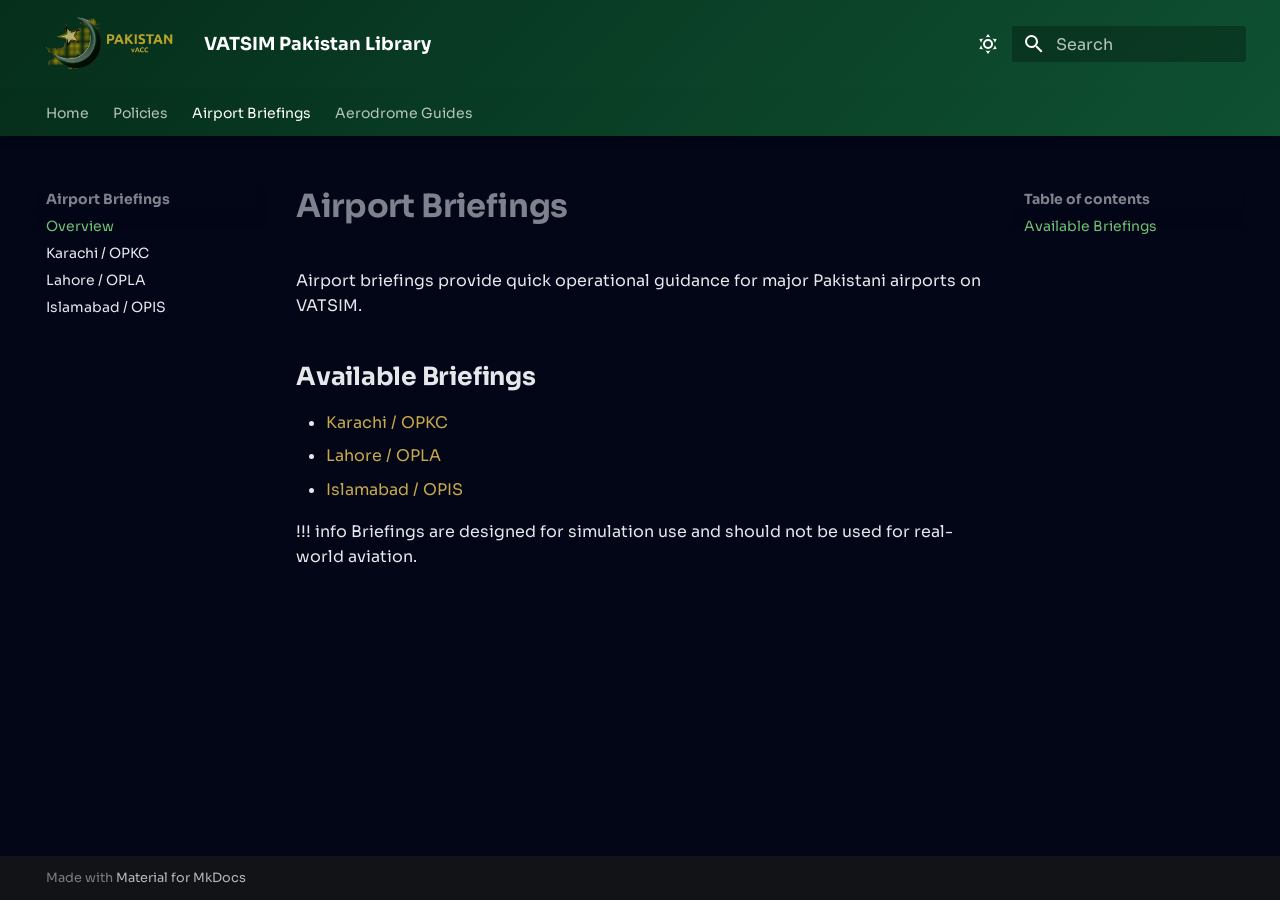
<file: airport-briefings/index.html>
<!doctype html>
<html lang="en" class="no-js">
  <head>
    
      <meta charset="utf-8">
      <meta name="viewport" content="width=device-width,initial-scale=1">
      
        <meta name="description" content="Official documentation, policies, airport briefings, and resources for VATSIM Pakistan.">
      
      
      
        <link rel="canonical" href="https://library.vatsim.pk/airport-briefings/">
      
      
        <link rel="prev" href="../policies/data-usage-and-handling/">
      
      
        <link rel="next" href="opkc/">
      
      
        
      
      
      <link rel="icon" href="../assets/favicon.png">
      <meta name="generator" content="mkdocs-1.6.1, mkdocs-material-9.7.6">
    
    
      
        <title>Overview - VATSIM Pakistan Library</title>
      
    
    
      <link rel="stylesheet" href="../assets/stylesheets/main.484c7ddc.min.css">
      
        
        <link rel="stylesheet" href="../assets/stylesheets/palette.ab4e12ef.min.css">
      
      


    
    
      
    
    
      
        
        
        <link rel="preconnect" href="https://fonts.gstatic.com" crossorigin>
        <link rel="stylesheet" href="https://fonts.googleapis.com/css?family=Sora:300,300i,400,400i,700,700i%7CRoboto+Mono:400,400i,700,700i&display=fallback">
        <style>:root{--md-text-font:"Sora";--md-code-font:"Roboto Mono"}</style>
      
    
    
      <link rel="stylesheet" href="../stylesheets/extra.css">
    
    <script>__md_scope=new URL("..",location),__md_hash=e=>[...e].reduce(((e,_)=>(e<<5)-e+_.charCodeAt(0)),0),__md_get=(e,_=localStorage,t=__md_scope)=>JSON.parse(_.getItem(t.pathname+"."+e)),__md_set=(e,_,t=localStorage,a=__md_scope)=>{try{t.setItem(a.pathname+"."+e,JSON.stringify(_))}catch(e){}}</script>
    
      

    
    
  </head>
  
  
    
    
      
    
    
    
    
    <body dir="ltr" data-md-color-scheme="slate" data-md-color-primary="green" data-md-color-accent="amber">
  
    
    <input class="md-toggle" data-md-toggle="drawer" type="checkbox" id="__drawer" autocomplete="off">
    <input class="md-toggle" data-md-toggle="search" type="checkbox" id="__search" autocomplete="off">
    <label class="md-overlay" for="__drawer"></label>
    <div data-md-component="skip">
      
        
        <a href="#airport-briefings" class="md-skip">
          Skip to content
        </a>
      
    </div>
    <div data-md-component="announce">
      
    </div>
    
    
      

  

<header class="md-header md-header--shadow md-header--lifted" data-md-component="header">
  <nav class="md-header__inner md-grid" aria-label="Header">
    <a href=".." title="VATSIM Pakistan Library" class="md-header__button md-logo" aria-label="VATSIM Pakistan Library" data-md-component="logo">
      
  <img src="../assets/logo-gold.png" alt="logo">

    </a>
    <label class="md-header__button md-icon" for="__drawer">
      
      <svg xmlns="http://www.w3.org/2000/svg" viewBox="0 0 24 24"><path d="M3 6h18v2H3zm0 5h18v2H3zm0 5h18v2H3z"/></svg>
    </label>
    <div class="md-header__title" data-md-component="header-title">
      <div class="md-header__ellipsis">
        <div class="md-header__topic">
          <span class="md-ellipsis">
            VATSIM Pakistan Library
          </span>
        </div>
        <div class="md-header__topic" data-md-component="header-topic">
          <span class="md-ellipsis">
            
              Overview
            
          </span>
        </div>
      </div>
    </div>
    
      
        <form class="md-header__option" data-md-component="palette">
  
    
    
    
    <input class="md-option" data-md-color-media="" data-md-color-scheme="slate" data-md-color-primary="green" data-md-color-accent="amber"  aria-label="Switch to light mode"  type="radio" name="__palette" id="__palette_0">
    
      <label class="md-header__button md-icon" title="Switch to light mode" for="__palette_1" hidden>
        <svg xmlns="http://www.w3.org/2000/svg" viewBox="0 0 24 24"><path d="M12 7a5 5 0 0 1 5 5 5 5 0 0 1-5 5 5 5 0 0 1-5-5 5 5 0 0 1 5-5m0 2a3 3 0 0 0-3 3 3 3 0 0 0 3 3 3 3 0 0 0 3-3 3 3 0 0 0-3-3m0-7 2.39 3.42C13.65 5.15 12.84 5 12 5s-1.65.15-2.39.42zM3.34 7l4.16-.35A7.2 7.2 0 0 0 5.94 8.5c-.44.74-.69 1.5-.83 2.29zm.02 10 1.76-3.77a7.131 7.131 0 0 0 2.38 4.14zM20.65 7l-1.77 3.79a7.02 7.02 0 0 0-2.38-4.15zm-.01 10-4.14.36c.59-.51 1.12-1.14 1.54-1.86.42-.73.69-1.5.83-2.29zM12 22l-2.41-3.44c.74.27 1.55.44 2.41.44.82 0 1.63-.17 2.37-.44z"/></svg>
      </label>
    
  
    
    
    
    <input class="md-option" data-md-color-media="" data-md-color-scheme="default" data-md-color-primary="green" data-md-color-accent="amber"  aria-label="Switch to dark mode"  type="radio" name="__palette" id="__palette_1">
    
      <label class="md-header__button md-icon" title="Switch to dark mode" for="__palette_0" hidden>
        <svg xmlns="http://www.w3.org/2000/svg" viewBox="0 0 24 24"><path d="m17.75 4.09-2.53 1.94.91 3.06-2.63-1.81-2.63 1.81.91-3.06-2.53-1.94L12.44 4l1.06-3 1.06 3zm3.5 6.91-1.64 1.25.59 1.98-1.7-1.17-1.7 1.17.59-1.98L15.75 11l2.06-.05L18.5 9l.69 1.95zm-2.28 4.95c.83-.08 1.72 1.1 1.19 1.85-.32.45-.66.87-1.08 1.27C15.17 23 8.84 23 4.94 19.07c-3.91-3.9-3.91-10.24 0-14.14.4-.4.82-.76 1.27-1.08.75-.53 1.93.36 1.85 1.19-.27 2.86.69 5.83 2.89 8.02a9.96 9.96 0 0 0 8.02 2.89m-1.64 2.02a12.08 12.08 0 0 1-7.8-3.47c-2.17-2.19-3.33-5-3.49-7.82-2.81 3.14-2.7 7.96.31 10.98 3.02 3.01 7.84 3.12 10.98.31"/></svg>
      </label>
    
  
</form>
      
    
    
      <script>var palette=__md_get("__palette");if(palette&&palette.color){if("(prefers-color-scheme)"===palette.color.media){var media=matchMedia("(prefers-color-scheme: light)"),input=document.querySelector(media.matches?"[data-md-color-media='(prefers-color-scheme: light)']":"[data-md-color-media='(prefers-color-scheme: dark)']");palette.color.media=input.getAttribute("data-md-color-media"),palette.color.scheme=input.getAttribute("data-md-color-scheme"),palette.color.primary=input.getAttribute("data-md-color-primary"),palette.color.accent=input.getAttribute("data-md-color-accent")}for(var[key,value]of Object.entries(palette.color))document.body.setAttribute("data-md-color-"+key,value)}</script>
    
    
    
      
      
        <label class="md-header__button md-icon" for="__search">
          
          <svg xmlns="http://www.w3.org/2000/svg" viewBox="0 0 24 24"><path d="M9.5 3A6.5 6.5 0 0 1 16 9.5c0 1.61-.59 3.09-1.56 4.23l.27.27h.79l5 5-1.5 1.5-5-5v-.79l-.27-.27A6.52 6.52 0 0 1 9.5 16 6.5 6.5 0 0 1 3 9.5 6.5 6.5 0 0 1 9.5 3m0 2C7 5 5 7 5 9.5S7 14 9.5 14 14 12 14 9.5 12 5 9.5 5"/></svg>
        </label>
        <div class="md-search" data-md-component="search" role="dialog">
  <label class="md-search__overlay" for="__search"></label>
  <div class="md-search__inner" role="search">
    <form class="md-search__form" name="search">
      <input type="text" class="md-search__input" name="query" aria-label="Search" placeholder="Search" autocapitalize="off" autocorrect="off" autocomplete="off" spellcheck="false" data-md-component="search-query" required>
      <label class="md-search__icon md-icon" for="__search">
        
        <svg xmlns="http://www.w3.org/2000/svg" viewBox="0 0 24 24"><path d="M9.5 3A6.5 6.5 0 0 1 16 9.5c0 1.61-.59 3.09-1.56 4.23l.27.27h.79l5 5-1.5 1.5-5-5v-.79l-.27-.27A6.52 6.52 0 0 1 9.5 16 6.5 6.5 0 0 1 3 9.5 6.5 6.5 0 0 1 9.5 3m0 2C7 5 5 7 5 9.5S7 14 9.5 14 14 12 14 9.5 12 5 9.5 5"/></svg>
        
        <svg xmlns="http://www.w3.org/2000/svg" viewBox="0 0 24 24"><path d="M20 11v2H8l5.5 5.5-1.42 1.42L4.16 12l7.92-7.92L13.5 5.5 8 11z"/></svg>
      </label>
      <nav class="md-search__options" aria-label="Search">
        
        <button type="reset" class="md-search__icon md-icon" title="Clear" aria-label="Clear" tabindex="-1">
          
          <svg xmlns="http://www.w3.org/2000/svg" viewBox="0 0 24 24"><path d="M19 6.41 17.59 5 12 10.59 6.41 5 5 6.41 10.59 12 5 17.59 6.41 19 12 13.41 17.59 19 19 17.59 13.41 12z"/></svg>
        </button>
      </nav>
      
        <div class="md-search__suggest" data-md-component="search-suggest"></div>
      
    </form>
    <div class="md-search__output">
      <div class="md-search__scrollwrap" tabindex="0" data-md-scrollfix>
        <div class="md-search-result" data-md-component="search-result">
          <div class="md-search-result__meta">
            Initializing search
          </div>
          <ol class="md-search-result__list" role="presentation"></ol>
        </div>
      </div>
    </div>
  </div>
</div>
      
    
    
  </nav>
  
    
      
<nav class="md-tabs" aria-label="Tabs" data-md-component="tabs">
  <div class="md-grid">
    <ul class="md-tabs__list">
      
        
  
  
  
  
    <li class="md-tabs__item">
      <a href=".." class="md-tabs__link">
        
  
  
    
  
  Home

      </a>
    </li>
  

      
        
  
  
  
  
    
    
      <li class="md-tabs__item">
        <a href="../policies/" class="md-tabs__link">
          
  
  
  Policies

        </a>
      </li>
    
  

      
        
  
  
  
    
  
  
    
    
      <li class="md-tabs__item md-tabs__item--active">
        <a href="./" class="md-tabs__link">
          
  
  
  Airport Briefings

        </a>
      </li>
    
  

      
        
  
  
  
  
    
    
      <li class="md-tabs__item">
        <a href="../aerodrome-guides/" class="md-tabs__link">
          
  
  
  Aerodrome Guides

        </a>
      </li>
    
  

      
    </ul>
  </div>
</nav>
    
  
</header>
    
    <div class="md-container" data-md-component="container">
      
      
        
      
      <main class="md-main" data-md-component="main">
        <div class="md-main__inner md-grid">
          
            
              
              <div class="md-sidebar md-sidebar--primary" data-md-component="sidebar" data-md-type="navigation" >
                <div class="md-sidebar__scrollwrap">
                  <div class="md-sidebar__inner">
                    


  


<nav class="md-nav md-nav--primary md-nav--lifted" aria-label="Navigation" data-md-level="0">
  <label class="md-nav__title" for="__drawer">
    <a href=".." title="VATSIM Pakistan Library" class="md-nav__button md-logo" aria-label="VATSIM Pakistan Library" data-md-component="logo">
      
  <img src="../assets/logo-gold.png" alt="logo">

    </a>
    VATSIM Pakistan Library
  </label>
  
  <ul class="md-nav__list" data-md-scrollfix>
    
      
      
  
  
  
  
    <li class="md-nav__item">
      <a href=".." class="md-nav__link">
        
  
  
  <span class="md-ellipsis">
    
  
    Home
  

    
  </span>
  
  

      </a>
    </li>
  

    
      
      
  
  
  
  
    
    
    
    
      
      
    
    
    <li class="md-nav__item md-nav__item--nested">
      
        
        
        <input class="md-nav__toggle md-toggle " type="checkbox" id="__nav_2" >
        
          
          <label class="md-nav__link" for="__nav_2" id="__nav_2_label" tabindex="0">
            
  
  
  <span class="md-ellipsis">
    
  
    Policies
  

    
  </span>
  
  

            <span class="md-nav__icon md-icon"></span>
          </label>
        
        <nav class="md-nav" data-md-level="1" aria-labelledby="__nav_2_label" aria-expanded="false">
          <label class="md-nav__title" for="__nav_2">
            <span class="md-nav__icon md-icon"></span>
            
  
    Policies
  

          </label>
          <ul class="md-nav__list" data-md-scrollfix>
            
              
                
  
  
  
  
    <li class="md-nav__item">
      <a href="../policies/" class="md-nav__link">
        
  
  
  <span class="md-ellipsis">
    
  
    Overview
  

    
  </span>
  
  

      </a>
    </li>
  

              
            
              
                
  
  
  
  
    <li class="md-nav__item">
      <a href="../policies/constitution/" class="md-nav__link">
        
  
  
  <span class="md-ellipsis">
    
  
    Constitution Policy
  

    
  </span>
  
  

      </a>
    </li>
  

              
            
              
                
  
  
  
  
    <li class="md-nav__item">
      <a href="../policies/atc-policy/" class="md-nav__link">
        
  
  
  <span class="md-ellipsis">
    
  
    ATC Policy
  

    
  </span>
  
  

      </a>
    </li>
  

              
            
              
                
  
  
  
  
    <li class="md-nav__item">
      <a href="../policies/data-usage-and-handling/" class="md-nav__link">
        
  
  
  <span class="md-ellipsis">
    
  
    Data Usage & Handling
  

    
  </span>
  
  

      </a>
    </li>
  

              
            
          </ul>
        </nav>
      
    </li>
  

    
      
      
  
  
    
  
  
  
    
    
    
    
      
        
        
      
      
    
    
    <li class="md-nav__item md-nav__item--active md-nav__item--section md-nav__item--nested">
      
        
        
        <input class="md-nav__toggle md-toggle " type="checkbox" id="__nav_3" checked>
        
          
          <label class="md-nav__link" for="__nav_3" id="__nav_3_label" tabindex="">
            
  
  
  <span class="md-ellipsis">
    
  
    Airport Briefings
  

    
  </span>
  
  

            <span class="md-nav__icon md-icon"></span>
          </label>
        
        <nav class="md-nav" data-md-level="1" aria-labelledby="__nav_3_label" aria-expanded="true">
          <label class="md-nav__title" for="__nav_3">
            <span class="md-nav__icon md-icon"></span>
            
  
    Airport Briefings
  

          </label>
          <ul class="md-nav__list" data-md-scrollfix>
            
              
                
  
  
    
  
  
  
    <li class="md-nav__item md-nav__item--active">
      
      <input class="md-nav__toggle md-toggle" type="checkbox" id="__toc">
      
      
        
      
      
        <label class="md-nav__link md-nav__link--active" for="__toc">
          
  
  
  <span class="md-ellipsis">
    
  
    Overview
  

    
  </span>
  
  

          <span class="md-nav__icon md-icon"></span>
        </label>
      
      <a href="./" class="md-nav__link md-nav__link--active">
        
  
  
  <span class="md-ellipsis">
    
  
    Overview
  

    
  </span>
  
  

      </a>
      
        

<nav class="md-nav md-nav--secondary" aria-label="Table of contents">
  
  
  
    
  
  
    <label class="md-nav__title" for="__toc">
      <span class="md-nav__icon md-icon"></span>
      Table of contents
    </label>
    <ul class="md-nav__list" data-md-component="toc" data-md-scrollfix>
      
        <li class="md-nav__item">
  <a href="#available-briefings" class="md-nav__link">
    <span class="md-ellipsis">
      
        Available Briefings
      
    </span>
  </a>
  
</li>
      
    </ul>
  
</nav>
      
    </li>
  

              
            
              
                
  
  
  
  
    <li class="md-nav__item">
      <a href="opkc/" class="md-nav__link">
        
  
  
  <span class="md-ellipsis">
    
  
    Karachi / OPKC
  

    
  </span>
  
  

      </a>
    </li>
  

              
            
              
                
  
  
  
  
    <li class="md-nav__item">
      <a href="opla/" class="md-nav__link">
        
  
  
  <span class="md-ellipsis">
    
  
    Lahore / OPLA
  

    
  </span>
  
  

      </a>
    </li>
  

              
            
              
                
  
  
  
  
    <li class="md-nav__item">
      <a href="opis/" class="md-nav__link">
        
  
  
  <span class="md-ellipsis">
    
  
    Islamabad / OPIS
  

    
  </span>
  
  

      </a>
    </li>
  

              
            
          </ul>
        </nav>
      
    </li>
  

    
      
      
  
  
  
  
    
    
    
    
      
      
    
    
    <li class="md-nav__item md-nav__item--nested">
      
        
        
        <input class="md-nav__toggle md-toggle " type="checkbox" id="__nav_4" >
        
          
          <label class="md-nav__link" for="__nav_4" id="__nav_4_label" tabindex="0">
            
  
  
  <span class="md-ellipsis">
    
  
    Aerodrome Guides
  

    
  </span>
  
  

            <span class="md-nav__icon md-icon"></span>
          </label>
        
        <nav class="md-nav" data-md-level="1" aria-labelledby="__nav_4_label" aria-expanded="false">
          <label class="md-nav__title" for="__nav_4">
            <span class="md-nav__icon md-icon"></span>
            
  
    Aerodrome Guides
  

          </label>
          <ul class="md-nav__list" data-md-scrollfix>
            
              
                
  
  
  
  
    <li class="md-nav__item">
      <a href="../aerodrome-guides/" class="md-nav__link">
        
  
  
  <span class="md-ellipsis">
    
  
    Overview
  

    
  </span>
  
  

      </a>
    </li>
  

              
            
              
                
  
  
  
  
    <li class="md-nav__item">
      <a href="../aerodrome-guides/opkc/" class="md-nav__link">
        
  
  
  <span class="md-ellipsis">
    
  
    Karachi / OPKC
  

    
  </span>
  
  

      </a>
    </li>
  

              
            
              
                
  
  
  
  
    <li class="md-nav__item">
      <a href="../aerodrome-guides/opla/" class="md-nav__link">
        
  
  
  <span class="md-ellipsis">
    
  
    Lahore / OPLA
  

    
  </span>
  
  

      </a>
    </li>
  

              
            
              
                
  
  
  
  
    <li class="md-nav__item">
      <a href="../aerodrome-guides/opis/" class="md-nav__link">
        
  
  
  <span class="md-ellipsis">
    
  
    Islamabad / OPIS
  

    
  </span>
  
  

      </a>
    </li>
  

              
            
          </ul>
        </nav>
      
    </li>
  

    
  </ul>
</nav>
                  </div>
                </div>
              </div>
            
            
              
              <div class="md-sidebar md-sidebar--secondary" data-md-component="sidebar" data-md-type="toc" >
                <div class="md-sidebar__scrollwrap">
                  <div class="md-sidebar__inner">
                    

<nav class="md-nav md-nav--secondary" aria-label="Table of contents">
  
  
  
    
  
  
    <label class="md-nav__title" for="__toc">
      <span class="md-nav__icon md-icon"></span>
      Table of contents
    </label>
    <ul class="md-nav__list" data-md-component="toc" data-md-scrollfix>
      
        <li class="md-nav__item">
  <a href="#available-briefings" class="md-nav__link">
    <span class="md-ellipsis">
      
        Available Briefings
      
    </span>
  </a>
  
</li>
      
    </ul>
  
</nav>
                  </div>
                </div>
              </div>
            
          
          
            <div class="md-content" data-md-component="content">
              
              <article class="md-content__inner md-typeset">
                
                  



<h1 id="airport-briefings">Airport Briefings</h1>
<p>Airport briefings provide quick operational guidance for major Pakistani airports on VATSIM.</p>
<h2 id="available-briefings">Available Briefings</h2>
<ul>
<li><a href="opkc/">Karachi / OPKC</a></li>
<li><a href="opla/">Lahore / OPLA</a></li>
<li><a href="opis/">Islamabad / OPIS</a></li>
</ul>
<p>!!! info
    Briefings are designed for simulation use and should not be used for real-world aviation.</p>












                
              </article>
            </div>
          
          
<script>var target=document.getElementById(location.hash.slice(1));target&&target.name&&(target.checked=target.name.startsWith("__tabbed_"))</script>
        </div>
        
          <button type="button" class="md-top md-icon" data-md-component="top" hidden>
  
  <svg xmlns="http://www.w3.org/2000/svg" viewBox="0 0 24 24"><path d="M13 20h-2V8l-5.5 5.5-1.42-1.42L12 4.16l7.92 7.92-1.42 1.42L13 8z"/></svg>
  Back to top
</button>
        
      </main>
      
        <footer class="md-footer">
  
  <div class="md-footer-meta md-typeset">
    <div class="md-footer-meta__inner md-grid">
      <div class="md-copyright">
  
  
    Made with
    <a href="https://squidfunk.github.io/mkdocs-material/" target="_blank" rel="noopener">
      Material for MkDocs
    </a>
  
</div>
      
    </div>
  </div>
</footer>
      
    </div>
    <div class="md-dialog" data-md-component="dialog">
      <div class="md-dialog__inner md-typeset"></div>
    </div>
    
    
    
      
      
      <script id="__config" type="application/json">{"annotate": null, "base": "..", "features": ["navigation.tabs", "navigation.tabs.sticky", "navigation.top", "navigation.tracking", "search.highlight", "search.suggest", "content.code.copy"], "search": "../assets/javascripts/workers/search.2c215733.min.js", "tags": null, "translations": {"clipboard.copied": "Copied to clipboard", "clipboard.copy": "Copy to clipboard", "search.result.more.one": "1 more on this page", "search.result.more.other": "# more on this page", "search.result.none": "No matching documents", "search.result.one": "1 matching document", "search.result.other": "# matching documents", "search.result.placeholder": "Type to start searching", "search.result.term.missing": "Missing", "select.version": "Select version"}, "version": null}</script>
    
    
      <script src="../assets/javascripts/bundle.79ae519e.min.js"></script>
      
    
  </body>
</html>
</file>
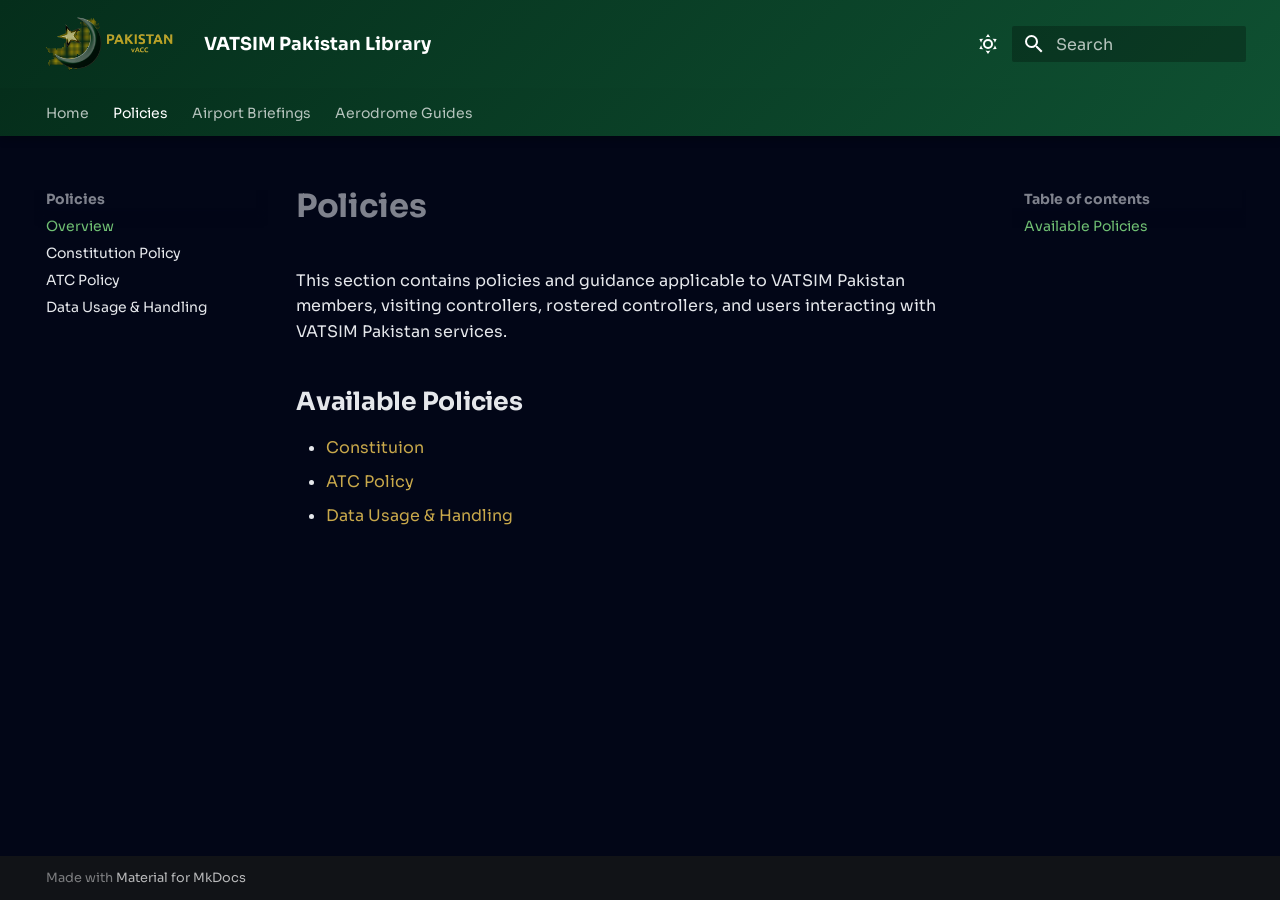
<file: policies/index.html>
<!doctype html>
<html lang="en" class="no-js">
  <head>
    
      <meta charset="utf-8">
      <meta name="viewport" content="width=device-width,initial-scale=1">
      
        <meta name="description" content="Official documentation, policies, airport briefings, and resources for VATSIM Pakistan.">
      
      
      
        <link rel="canonical" href="https://library.vatsim.pk/policies/">
      
      
        <link rel="prev" href="..">
      
      
        <link rel="next" href="constitution/">
      
      
        
      
      
      <link rel="icon" href="../assets/favicon.png">
      <meta name="generator" content="mkdocs-1.6.1, mkdocs-material-9.7.6">
    
    
      
        <title>Overview - VATSIM Pakistan Library</title>
      
    
    
      <link rel="stylesheet" href="../assets/stylesheets/main.484c7ddc.min.css">
      
        
        <link rel="stylesheet" href="../assets/stylesheets/palette.ab4e12ef.min.css">
      
      


    
    
      
    
    
      
        
        
        <link rel="preconnect" href="https://fonts.gstatic.com" crossorigin>
        <link rel="stylesheet" href="https://fonts.googleapis.com/css?family=Sora:300,300i,400,400i,700,700i%7CRoboto+Mono:400,400i,700,700i&display=fallback">
        <style>:root{--md-text-font:"Sora";--md-code-font:"Roboto Mono"}</style>
      
    
    
      <link rel="stylesheet" href="../stylesheets/extra.css">
    
    <script>__md_scope=new URL("..",location),__md_hash=e=>[...e].reduce(((e,_)=>(e<<5)-e+_.charCodeAt(0)),0),__md_get=(e,_=localStorage,t=__md_scope)=>JSON.parse(_.getItem(t.pathname+"."+e)),__md_set=(e,_,t=localStorage,a=__md_scope)=>{try{t.setItem(a.pathname+"."+e,JSON.stringify(_))}catch(e){}}</script>
    
      

    
    
  </head>
  
  
    
    
      
    
    
    
    
    <body dir="ltr" data-md-color-scheme="slate" data-md-color-primary="green" data-md-color-accent="amber">
  
    
    <input class="md-toggle" data-md-toggle="drawer" type="checkbox" id="__drawer" autocomplete="off">
    <input class="md-toggle" data-md-toggle="search" type="checkbox" id="__search" autocomplete="off">
    <label class="md-overlay" for="__drawer"></label>
    <div data-md-component="skip">
      
        
        <a href="#policies" class="md-skip">
          Skip to content
        </a>
      
    </div>
    <div data-md-component="announce">
      
    </div>
    
    
      

  

<header class="md-header md-header--shadow md-header--lifted" data-md-component="header">
  <nav class="md-header__inner md-grid" aria-label="Header">
    <a href=".." title="VATSIM Pakistan Library" class="md-header__button md-logo" aria-label="VATSIM Pakistan Library" data-md-component="logo">
      
  <img src="../assets/logo-gold.png" alt="logo">

    </a>
    <label class="md-header__button md-icon" for="__drawer">
      
      <svg xmlns="http://www.w3.org/2000/svg" viewBox="0 0 24 24"><path d="M3 6h18v2H3zm0 5h18v2H3zm0 5h18v2H3z"/></svg>
    </label>
    <div class="md-header__title" data-md-component="header-title">
      <div class="md-header__ellipsis">
        <div class="md-header__topic">
          <span class="md-ellipsis">
            VATSIM Pakistan Library
          </span>
        </div>
        <div class="md-header__topic" data-md-component="header-topic">
          <span class="md-ellipsis">
            
              Overview
            
          </span>
        </div>
      </div>
    </div>
    
      
        <form class="md-header__option" data-md-component="palette">
  
    
    
    
    <input class="md-option" data-md-color-media="" data-md-color-scheme="slate" data-md-color-primary="green" data-md-color-accent="amber"  aria-label="Switch to light mode"  type="radio" name="__palette" id="__palette_0">
    
      <label class="md-header__button md-icon" title="Switch to light mode" for="__palette_1" hidden>
        <svg xmlns="http://www.w3.org/2000/svg" viewBox="0 0 24 24"><path d="M12 7a5 5 0 0 1 5 5 5 5 0 0 1-5 5 5 5 0 0 1-5-5 5 5 0 0 1 5-5m0 2a3 3 0 0 0-3 3 3 3 0 0 0 3 3 3 3 0 0 0 3-3 3 3 0 0 0-3-3m0-7 2.39 3.42C13.65 5.15 12.84 5 12 5s-1.65.15-2.39.42zM3.34 7l4.16-.35A7.2 7.2 0 0 0 5.94 8.5c-.44.74-.69 1.5-.83 2.29zm.02 10 1.76-3.77a7.131 7.131 0 0 0 2.38 4.14zM20.65 7l-1.77 3.79a7.02 7.02 0 0 0-2.38-4.15zm-.01 10-4.14.36c.59-.51 1.12-1.14 1.54-1.86.42-.73.69-1.5.83-2.29zM12 22l-2.41-3.44c.74.27 1.55.44 2.41.44.82 0 1.63-.17 2.37-.44z"/></svg>
      </label>
    
  
    
    
    
    <input class="md-option" data-md-color-media="" data-md-color-scheme="default" data-md-color-primary="green" data-md-color-accent="amber"  aria-label="Switch to dark mode"  type="radio" name="__palette" id="__palette_1">
    
      <label class="md-header__button md-icon" title="Switch to dark mode" for="__palette_0" hidden>
        <svg xmlns="http://www.w3.org/2000/svg" viewBox="0 0 24 24"><path d="m17.75 4.09-2.53 1.94.91 3.06-2.63-1.81-2.63 1.81.91-3.06-2.53-1.94L12.44 4l1.06-3 1.06 3zm3.5 6.91-1.64 1.25.59 1.98-1.7-1.17-1.7 1.17.59-1.98L15.75 11l2.06-.05L18.5 9l.69 1.95zm-2.28 4.95c.83-.08 1.72 1.1 1.19 1.85-.32.45-.66.87-1.08 1.27C15.17 23 8.84 23 4.94 19.07c-3.91-3.9-3.91-10.24 0-14.14.4-.4.82-.76 1.27-1.08.75-.53 1.93.36 1.85 1.19-.27 2.86.69 5.83 2.89 8.02a9.96 9.96 0 0 0 8.02 2.89m-1.64 2.02a12.08 12.08 0 0 1-7.8-3.47c-2.17-2.19-3.33-5-3.49-7.82-2.81 3.14-2.7 7.96.31 10.98 3.02 3.01 7.84 3.12 10.98.31"/></svg>
      </label>
    
  
</form>
      
    
    
      <script>var palette=__md_get("__palette");if(palette&&palette.color){if("(prefers-color-scheme)"===palette.color.media){var media=matchMedia("(prefers-color-scheme: light)"),input=document.querySelector(media.matches?"[data-md-color-media='(prefers-color-scheme: light)']":"[data-md-color-media='(prefers-color-scheme: dark)']");palette.color.media=input.getAttribute("data-md-color-media"),palette.color.scheme=input.getAttribute("data-md-color-scheme"),palette.color.primary=input.getAttribute("data-md-color-primary"),palette.color.accent=input.getAttribute("data-md-color-accent")}for(var[key,value]of Object.entries(palette.color))document.body.setAttribute("data-md-color-"+key,value)}</script>
    
    
    
      
      
        <label class="md-header__button md-icon" for="__search">
          
          <svg xmlns="http://www.w3.org/2000/svg" viewBox="0 0 24 24"><path d="M9.5 3A6.5 6.5 0 0 1 16 9.5c0 1.61-.59 3.09-1.56 4.23l.27.27h.79l5 5-1.5 1.5-5-5v-.79l-.27-.27A6.52 6.52 0 0 1 9.5 16 6.5 6.5 0 0 1 3 9.5 6.5 6.5 0 0 1 9.5 3m0 2C7 5 5 7 5 9.5S7 14 9.5 14 14 12 14 9.5 12 5 9.5 5"/></svg>
        </label>
        <div class="md-search" data-md-component="search" role="dialog">
  <label class="md-search__overlay" for="__search"></label>
  <div class="md-search__inner" role="search">
    <form class="md-search__form" name="search">
      <input type="text" class="md-search__input" name="query" aria-label="Search" placeholder="Search" autocapitalize="off" autocorrect="off" autocomplete="off" spellcheck="false" data-md-component="search-query" required>
      <label class="md-search__icon md-icon" for="__search">
        
        <svg xmlns="http://www.w3.org/2000/svg" viewBox="0 0 24 24"><path d="M9.5 3A6.5 6.5 0 0 1 16 9.5c0 1.61-.59 3.09-1.56 4.23l.27.27h.79l5 5-1.5 1.5-5-5v-.79l-.27-.27A6.52 6.52 0 0 1 9.5 16 6.5 6.5 0 0 1 3 9.5 6.5 6.5 0 0 1 9.5 3m0 2C7 5 5 7 5 9.5S7 14 9.5 14 14 12 14 9.5 12 5 9.5 5"/></svg>
        
        <svg xmlns="http://www.w3.org/2000/svg" viewBox="0 0 24 24"><path d="M20 11v2H8l5.5 5.5-1.42 1.42L4.16 12l7.92-7.92L13.5 5.5 8 11z"/></svg>
      </label>
      <nav class="md-search__options" aria-label="Search">
        
        <button type="reset" class="md-search__icon md-icon" title="Clear" aria-label="Clear" tabindex="-1">
          
          <svg xmlns="http://www.w3.org/2000/svg" viewBox="0 0 24 24"><path d="M19 6.41 17.59 5 12 10.59 6.41 5 5 6.41 10.59 12 5 17.59 6.41 19 12 13.41 17.59 19 19 17.59 13.41 12z"/></svg>
        </button>
      </nav>
      
        <div class="md-search__suggest" data-md-component="search-suggest"></div>
      
    </form>
    <div class="md-search__output">
      <div class="md-search__scrollwrap" tabindex="0" data-md-scrollfix>
        <div class="md-search-result" data-md-component="search-result">
          <div class="md-search-result__meta">
            Initializing search
          </div>
          <ol class="md-search-result__list" role="presentation"></ol>
        </div>
      </div>
    </div>
  </div>
</div>
      
    
    
  </nav>
  
    
      
<nav class="md-tabs" aria-label="Tabs" data-md-component="tabs">
  <div class="md-grid">
    <ul class="md-tabs__list">
      
        
  
  
  
  
    <li class="md-tabs__item">
      <a href=".." class="md-tabs__link">
        
  
  
    
  
  Home

      </a>
    </li>
  

      
        
  
  
  
    
  
  
    
    
      <li class="md-tabs__item md-tabs__item--active">
        <a href="./" class="md-tabs__link">
          
  
  
  Policies

        </a>
      </li>
    
  

      
        
  
  
  
  
    
    
      <li class="md-tabs__item">
        <a href="../airport-briefings/" class="md-tabs__link">
          
  
  
  Airport Briefings

        </a>
      </li>
    
  

      
        
  
  
  
  
    
    
      <li class="md-tabs__item">
        <a href="../aerodrome-guides/" class="md-tabs__link">
          
  
  
  Aerodrome Guides

        </a>
      </li>
    
  

      
    </ul>
  </div>
</nav>
    
  
</header>
    
    <div class="md-container" data-md-component="container">
      
      
        
      
      <main class="md-main" data-md-component="main">
        <div class="md-main__inner md-grid">
          
            
              
              <div class="md-sidebar md-sidebar--primary" data-md-component="sidebar" data-md-type="navigation" >
                <div class="md-sidebar__scrollwrap">
                  <div class="md-sidebar__inner">
                    


  


<nav class="md-nav md-nav--primary md-nav--lifted" aria-label="Navigation" data-md-level="0">
  <label class="md-nav__title" for="__drawer">
    <a href=".." title="VATSIM Pakistan Library" class="md-nav__button md-logo" aria-label="VATSIM Pakistan Library" data-md-component="logo">
      
  <img src="../assets/logo-gold.png" alt="logo">

    </a>
    VATSIM Pakistan Library
  </label>
  
  <ul class="md-nav__list" data-md-scrollfix>
    
      
      
  
  
  
  
    <li class="md-nav__item">
      <a href=".." class="md-nav__link">
        
  
  
  <span class="md-ellipsis">
    
  
    Home
  

    
  </span>
  
  

      </a>
    </li>
  

    
      
      
  
  
    
  
  
  
    
    
    
    
      
        
        
      
      
    
    
    <li class="md-nav__item md-nav__item--active md-nav__item--section md-nav__item--nested">
      
        
        
        <input class="md-nav__toggle md-toggle " type="checkbox" id="__nav_2" checked>
        
          
          <label class="md-nav__link" for="__nav_2" id="__nav_2_label" tabindex="">
            
  
  
  <span class="md-ellipsis">
    
  
    Policies
  

    
  </span>
  
  

            <span class="md-nav__icon md-icon"></span>
          </label>
        
        <nav class="md-nav" data-md-level="1" aria-labelledby="__nav_2_label" aria-expanded="true">
          <label class="md-nav__title" for="__nav_2">
            <span class="md-nav__icon md-icon"></span>
            
  
    Policies
  

          </label>
          <ul class="md-nav__list" data-md-scrollfix>
            
              
                
  
  
    
  
  
  
    <li class="md-nav__item md-nav__item--active">
      
      <input class="md-nav__toggle md-toggle" type="checkbox" id="__toc">
      
      
        
      
      
        <label class="md-nav__link md-nav__link--active" for="__toc">
          
  
  
  <span class="md-ellipsis">
    
  
    Overview
  

    
  </span>
  
  

          <span class="md-nav__icon md-icon"></span>
        </label>
      
      <a href="./" class="md-nav__link md-nav__link--active">
        
  
  
  <span class="md-ellipsis">
    
  
    Overview
  

    
  </span>
  
  

      </a>
      
        

<nav class="md-nav md-nav--secondary" aria-label="Table of contents">
  
  
  
    
  
  
    <label class="md-nav__title" for="__toc">
      <span class="md-nav__icon md-icon"></span>
      Table of contents
    </label>
    <ul class="md-nav__list" data-md-component="toc" data-md-scrollfix>
      
        <li class="md-nav__item">
  <a href="#available-policies" class="md-nav__link">
    <span class="md-ellipsis">
      
        Available Policies
      
    </span>
  </a>
  
</li>
      
    </ul>
  
</nav>
      
    </li>
  

              
            
              
                
  
  
  
  
    <li class="md-nav__item">
      <a href="constitution/" class="md-nav__link">
        
  
  
  <span class="md-ellipsis">
    
  
    Constitution Policy
  

    
  </span>
  
  

      </a>
    </li>
  

              
            
              
                
  
  
  
  
    <li class="md-nav__item">
      <a href="atc-policy/" class="md-nav__link">
        
  
  
  <span class="md-ellipsis">
    
  
    ATC Policy
  

    
  </span>
  
  

      </a>
    </li>
  

              
            
              
                
  
  
  
  
    <li class="md-nav__item">
      <a href="data-usage-and-handling/" class="md-nav__link">
        
  
  
  <span class="md-ellipsis">
    
  
    Data Usage & Handling
  

    
  </span>
  
  

      </a>
    </li>
  

              
            
          </ul>
        </nav>
      
    </li>
  

    
      
      
  
  
  
  
    
    
    
    
      
      
    
    
    <li class="md-nav__item md-nav__item--nested">
      
        
        
        <input class="md-nav__toggle md-toggle " type="checkbox" id="__nav_3" >
        
          
          <label class="md-nav__link" for="__nav_3" id="__nav_3_label" tabindex="0">
            
  
  
  <span class="md-ellipsis">
    
  
    Airport Briefings
  

    
  </span>
  
  

            <span class="md-nav__icon md-icon"></span>
          </label>
        
        <nav class="md-nav" data-md-level="1" aria-labelledby="__nav_3_label" aria-expanded="false">
          <label class="md-nav__title" for="__nav_3">
            <span class="md-nav__icon md-icon"></span>
            
  
    Airport Briefings
  

          </label>
          <ul class="md-nav__list" data-md-scrollfix>
            
              
                
  
  
  
  
    <li class="md-nav__item">
      <a href="../airport-briefings/" class="md-nav__link">
        
  
  
  <span class="md-ellipsis">
    
  
    Overview
  

    
  </span>
  
  

      </a>
    </li>
  

              
            
              
                
  
  
  
  
    <li class="md-nav__item">
      <a href="../airport-briefings/opkc/" class="md-nav__link">
        
  
  
  <span class="md-ellipsis">
    
  
    Karachi / OPKC
  

    
  </span>
  
  

      </a>
    </li>
  

              
            
              
                
  
  
  
  
    <li class="md-nav__item">
      <a href="../airport-briefings/opla/" class="md-nav__link">
        
  
  
  <span class="md-ellipsis">
    
  
    Lahore / OPLA
  

    
  </span>
  
  

      </a>
    </li>
  

              
            
              
                
  
  
  
  
    <li class="md-nav__item">
      <a href="../airport-briefings/opis/" class="md-nav__link">
        
  
  
  <span class="md-ellipsis">
    
  
    Islamabad / OPIS
  

    
  </span>
  
  

      </a>
    </li>
  

              
            
          </ul>
        </nav>
      
    </li>
  

    
      
      
  
  
  
  
    
    
    
    
      
      
    
    
    <li class="md-nav__item md-nav__item--nested">
      
        
        
        <input class="md-nav__toggle md-toggle " type="checkbox" id="__nav_4" >
        
          
          <label class="md-nav__link" for="__nav_4" id="__nav_4_label" tabindex="0">
            
  
  
  <span class="md-ellipsis">
    
  
    Aerodrome Guides
  

    
  </span>
  
  

            <span class="md-nav__icon md-icon"></span>
          </label>
        
        <nav class="md-nav" data-md-level="1" aria-labelledby="__nav_4_label" aria-expanded="false">
          <label class="md-nav__title" for="__nav_4">
            <span class="md-nav__icon md-icon"></span>
            
  
    Aerodrome Guides
  

          </label>
          <ul class="md-nav__list" data-md-scrollfix>
            
              
                
  
  
  
  
    <li class="md-nav__item">
      <a href="../aerodrome-guides/" class="md-nav__link">
        
  
  
  <span class="md-ellipsis">
    
  
    Overview
  

    
  </span>
  
  

      </a>
    </li>
  

              
            
              
                
  
  
  
  
    <li class="md-nav__item">
      <a href="../aerodrome-guides/opkc/" class="md-nav__link">
        
  
  
  <span class="md-ellipsis">
    
  
    Karachi / OPKC
  

    
  </span>
  
  

      </a>
    </li>
  

              
            
              
                
  
  
  
  
    <li class="md-nav__item">
      <a href="../aerodrome-guides/opla/" class="md-nav__link">
        
  
  
  <span class="md-ellipsis">
    
  
    Lahore / OPLA
  

    
  </span>
  
  

      </a>
    </li>
  

              
            
              
                
  
  
  
  
    <li class="md-nav__item">
      <a href="../aerodrome-guides/opis/" class="md-nav__link">
        
  
  
  <span class="md-ellipsis">
    
  
    Islamabad / OPIS
  

    
  </span>
  
  

      </a>
    </li>
  

              
            
          </ul>
        </nav>
      
    </li>
  

    
  </ul>
</nav>
                  </div>
                </div>
              </div>
            
            
              
              <div class="md-sidebar md-sidebar--secondary" data-md-component="sidebar" data-md-type="toc" >
                <div class="md-sidebar__scrollwrap">
                  <div class="md-sidebar__inner">
                    

<nav class="md-nav md-nav--secondary" aria-label="Table of contents">
  
  
  
    
  
  
    <label class="md-nav__title" for="__toc">
      <span class="md-nav__icon md-icon"></span>
      Table of contents
    </label>
    <ul class="md-nav__list" data-md-component="toc" data-md-scrollfix>
      
        <li class="md-nav__item">
  <a href="#available-policies" class="md-nav__link">
    <span class="md-ellipsis">
      
        Available Policies
      
    </span>
  </a>
  
</li>
      
    </ul>
  
</nav>
                  </div>
                </div>
              </div>
            
          
          
            <div class="md-content" data-md-component="content">
              
              <article class="md-content__inner md-typeset">
                
                  



<h1 id="policies">Policies</h1>
<p>This section contains policies and guidance applicable to VATSIM Pakistan members, visiting controllers, rostered controllers, and users interacting with VATSIM Pakistan services.</p>
<h2 id="available-policies">Available Policies</h2>
<ul>
<li><a href="constitution/">Constituion</a></li>
<li><a href="atc-policy/">ATC Policy</a></li>
<li><a href="data-usage-and-handling/">Data Usage &amp; Handling</a></li>
</ul>












                
              </article>
            </div>
          
          
<script>var target=document.getElementById(location.hash.slice(1));target&&target.name&&(target.checked=target.name.startsWith("__tabbed_"))</script>
        </div>
        
          <button type="button" class="md-top md-icon" data-md-component="top" hidden>
  
  <svg xmlns="http://www.w3.org/2000/svg" viewBox="0 0 24 24"><path d="M13 20h-2V8l-5.5 5.5-1.42-1.42L12 4.16l7.92 7.92-1.42 1.42L13 8z"/></svg>
  Back to top
</button>
        
      </main>
      
        <footer class="md-footer">
  
  <div class="md-footer-meta md-typeset">
    <div class="md-footer-meta__inner md-grid">
      <div class="md-copyright">
  
  
    Made with
    <a href="https://squidfunk.github.io/mkdocs-material/" target="_blank" rel="noopener">
      Material for MkDocs
    </a>
  
</div>
      
    </div>
  </div>
</footer>
      
    </div>
    <div class="md-dialog" data-md-component="dialog">
      <div class="md-dialog__inner md-typeset"></div>
    </div>
    
    
    
      
      
      <script id="__config" type="application/json">{"annotate": null, "base": "..", "features": ["navigation.tabs", "navigation.tabs.sticky", "navigation.top", "navigation.tracking", "search.highlight", "search.suggest", "content.code.copy"], "search": "../assets/javascripts/workers/search.2c215733.min.js", "tags": null, "translations": {"clipboard.copied": "Copied to clipboard", "clipboard.copy": "Copy to clipboard", "search.result.more.one": "1 more on this page", "search.result.more.other": "# more on this page", "search.result.none": "No matching documents", "search.result.one": "1 matching document", "search.result.other": "# matching documents", "search.result.placeholder": "Type to start searching", "search.result.term.missing": "Missing", "select.version": "Select version"}, "version": null}</script>
    
    
      <script src="../assets/javascripts/bundle.79ae519e.min.js"></script>
      
    
  </body>
</html>
</file>
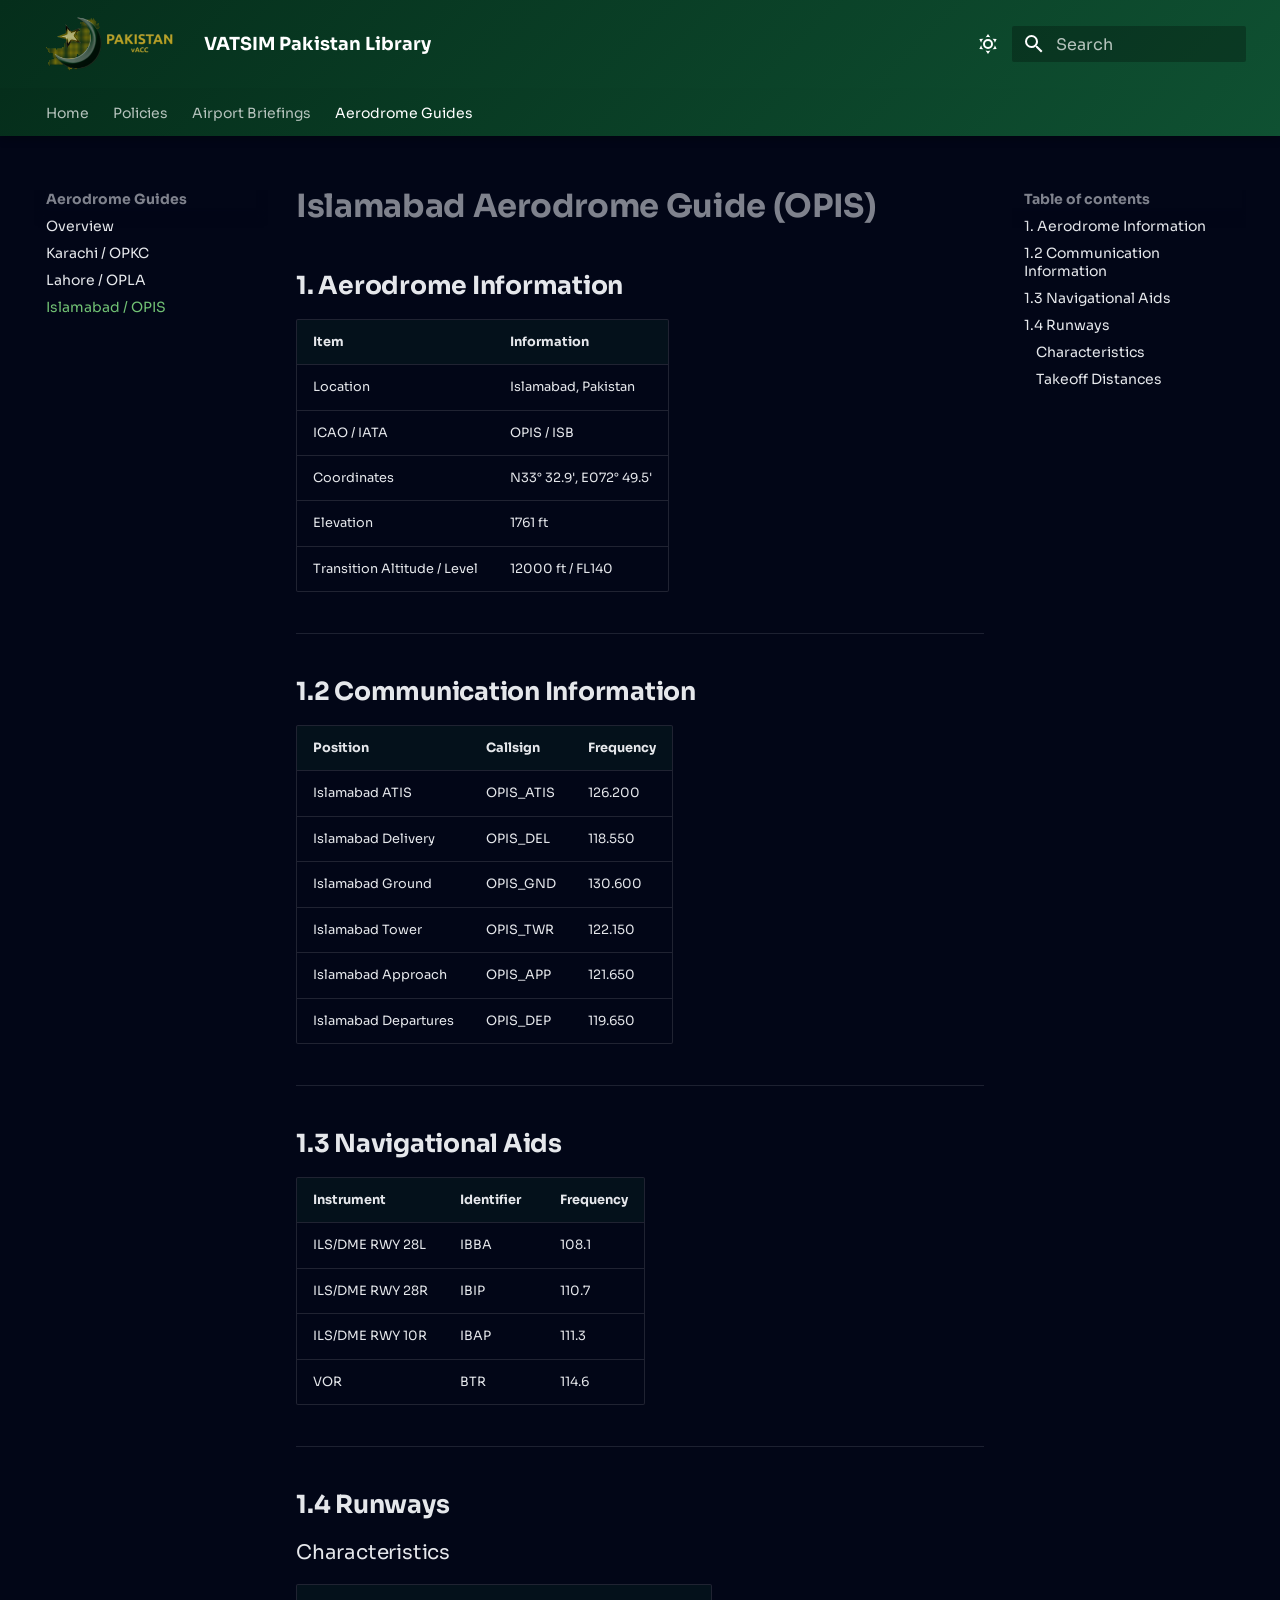
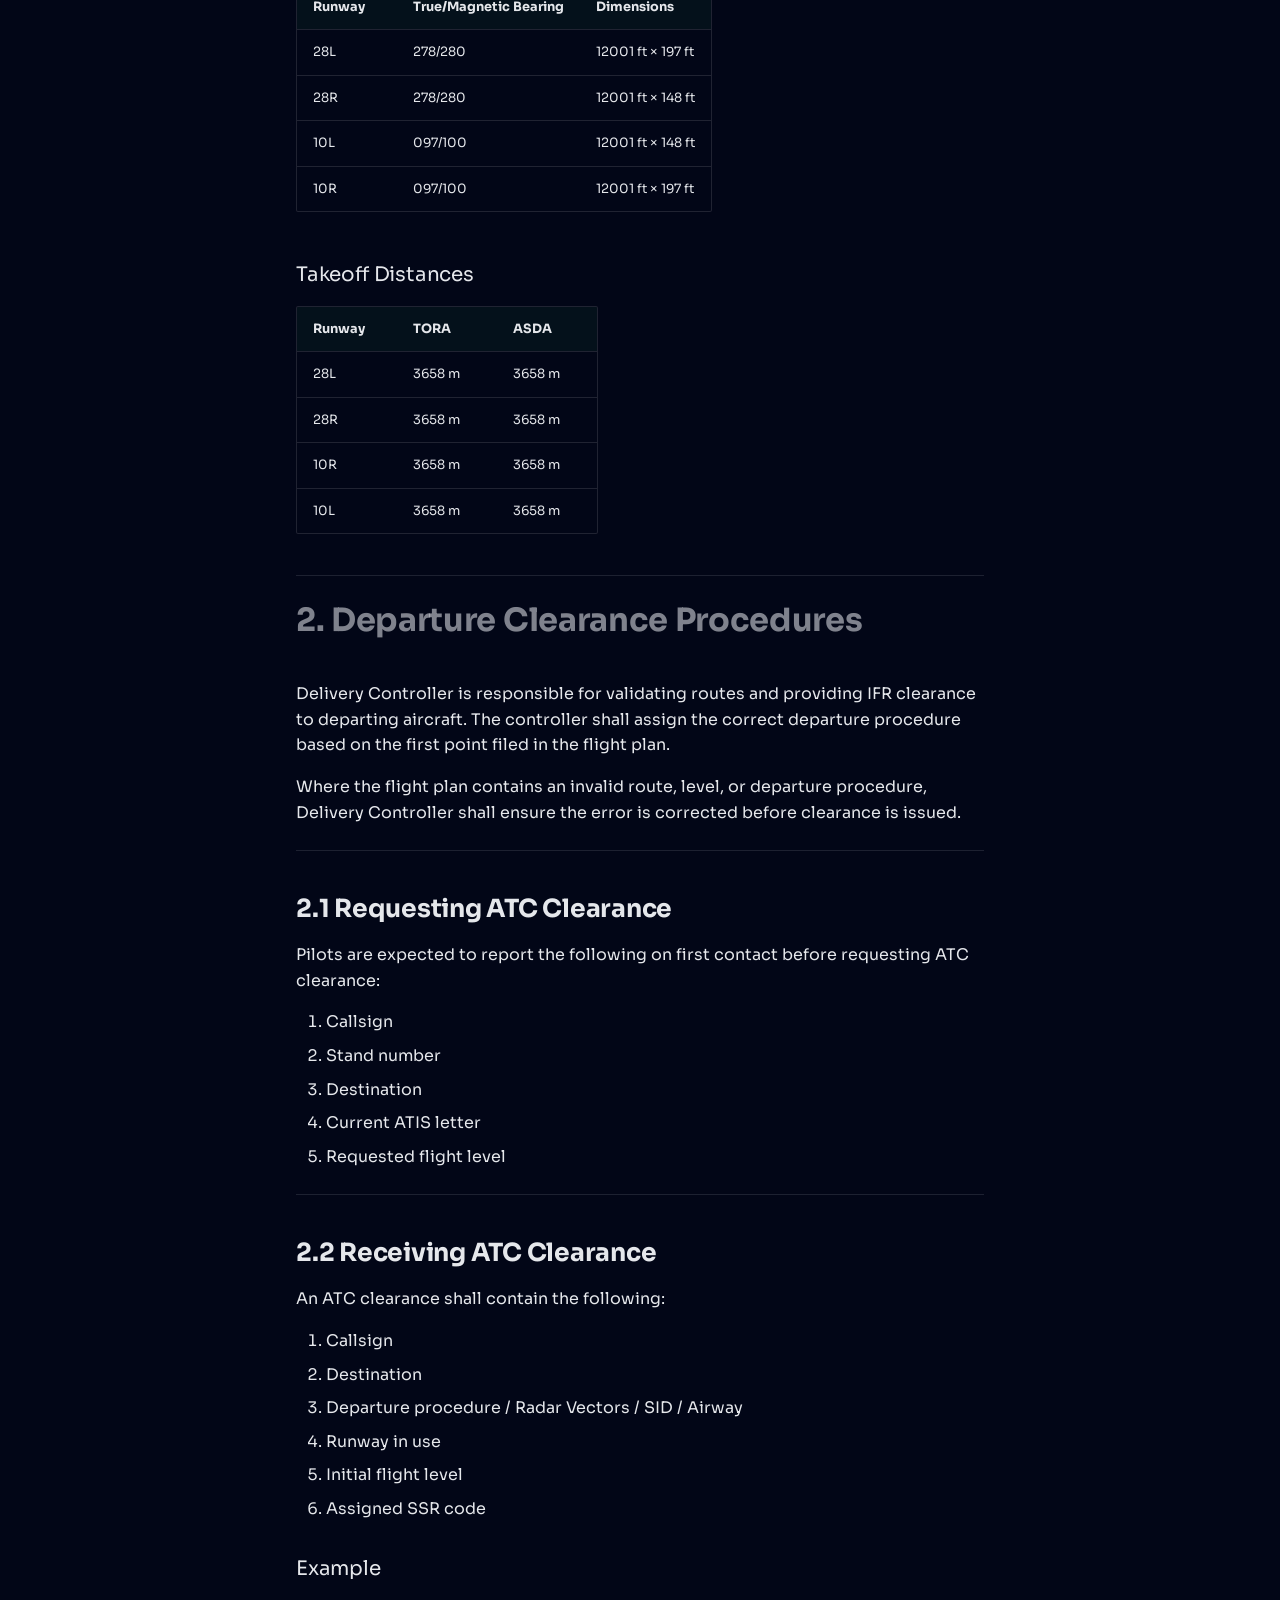
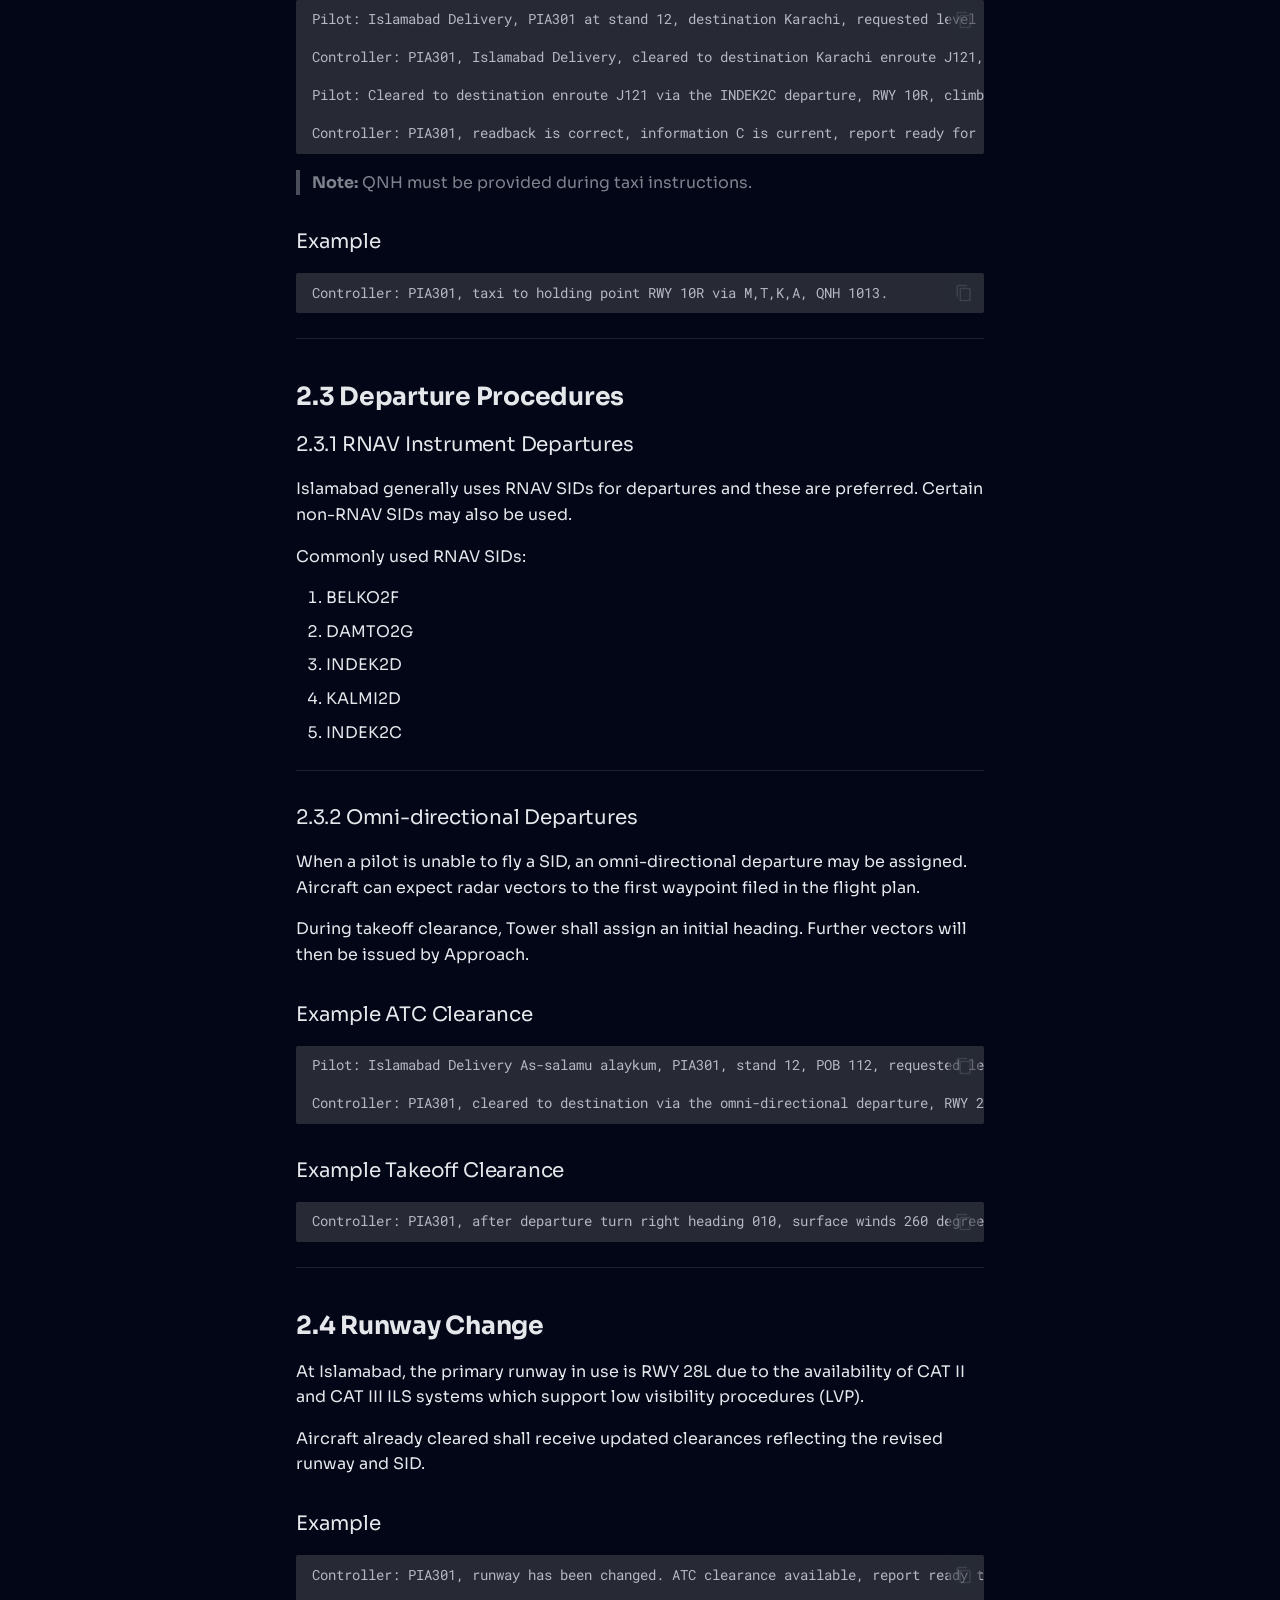
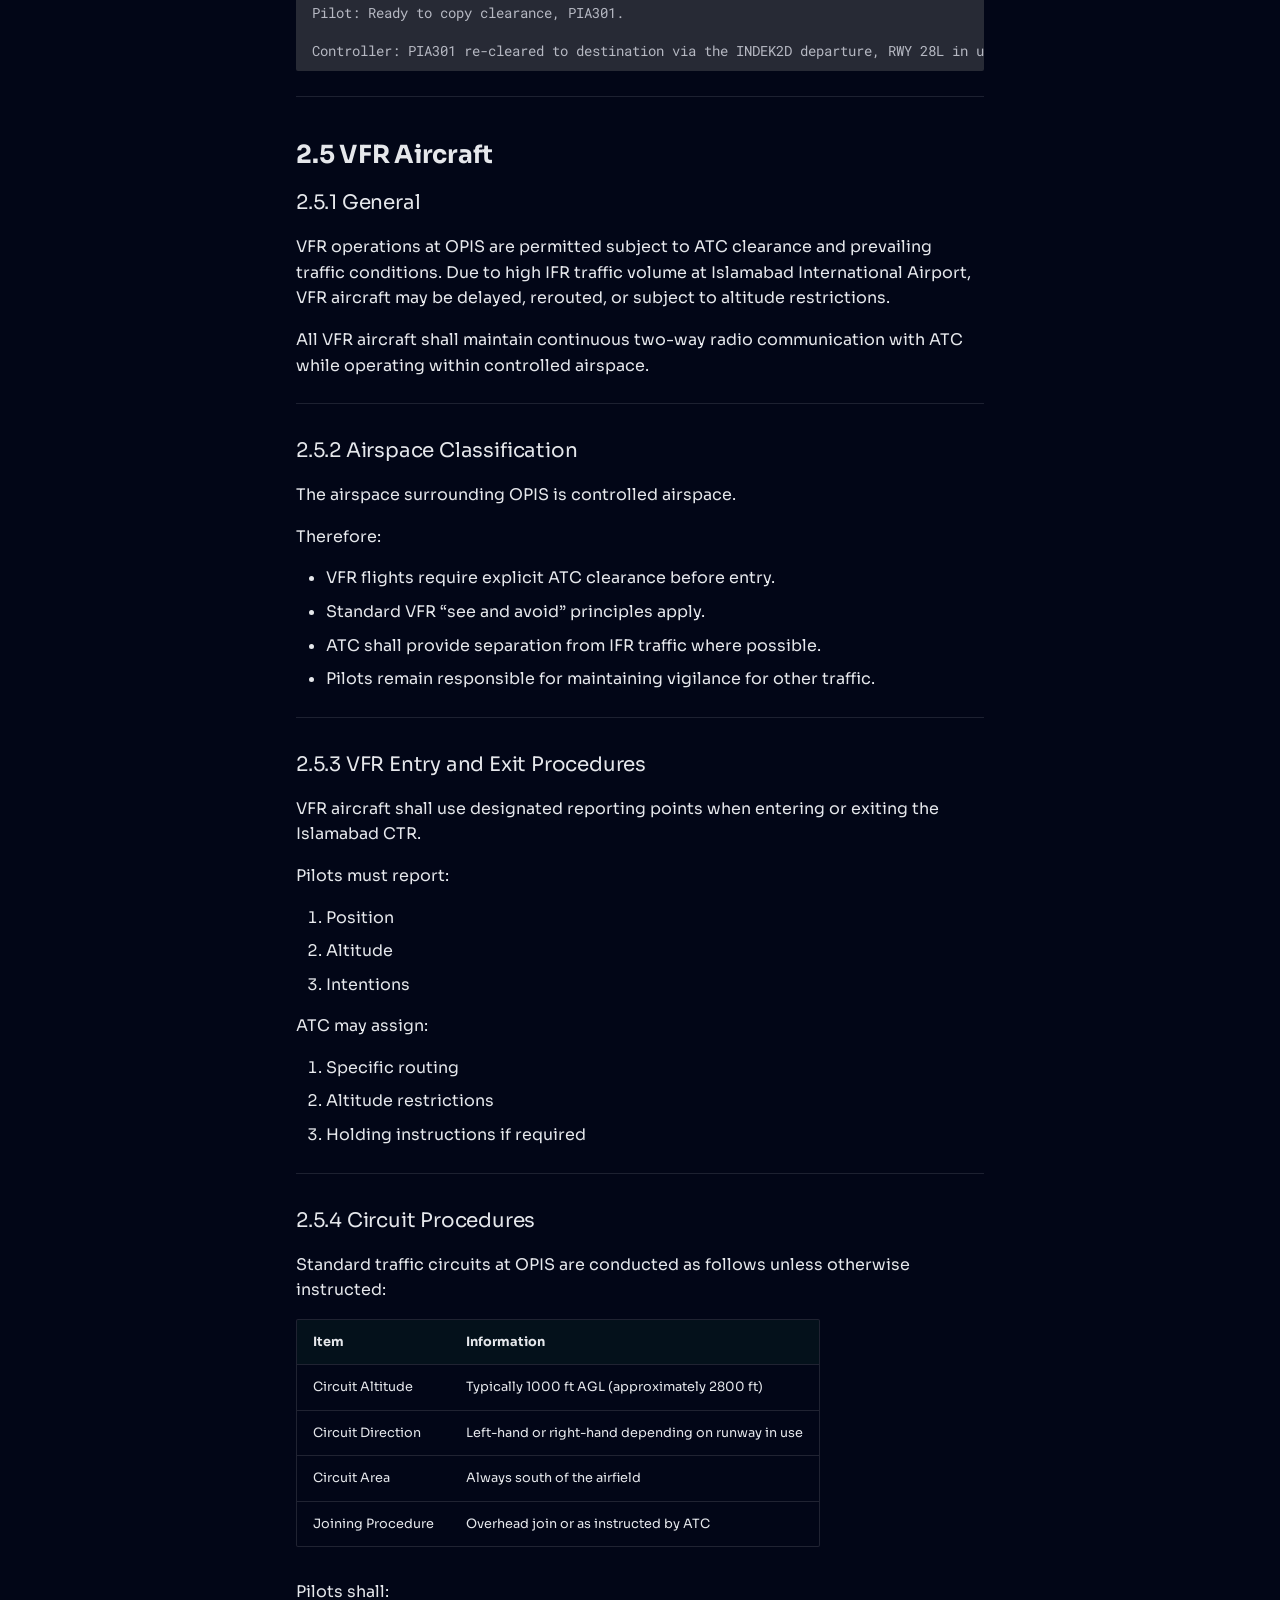
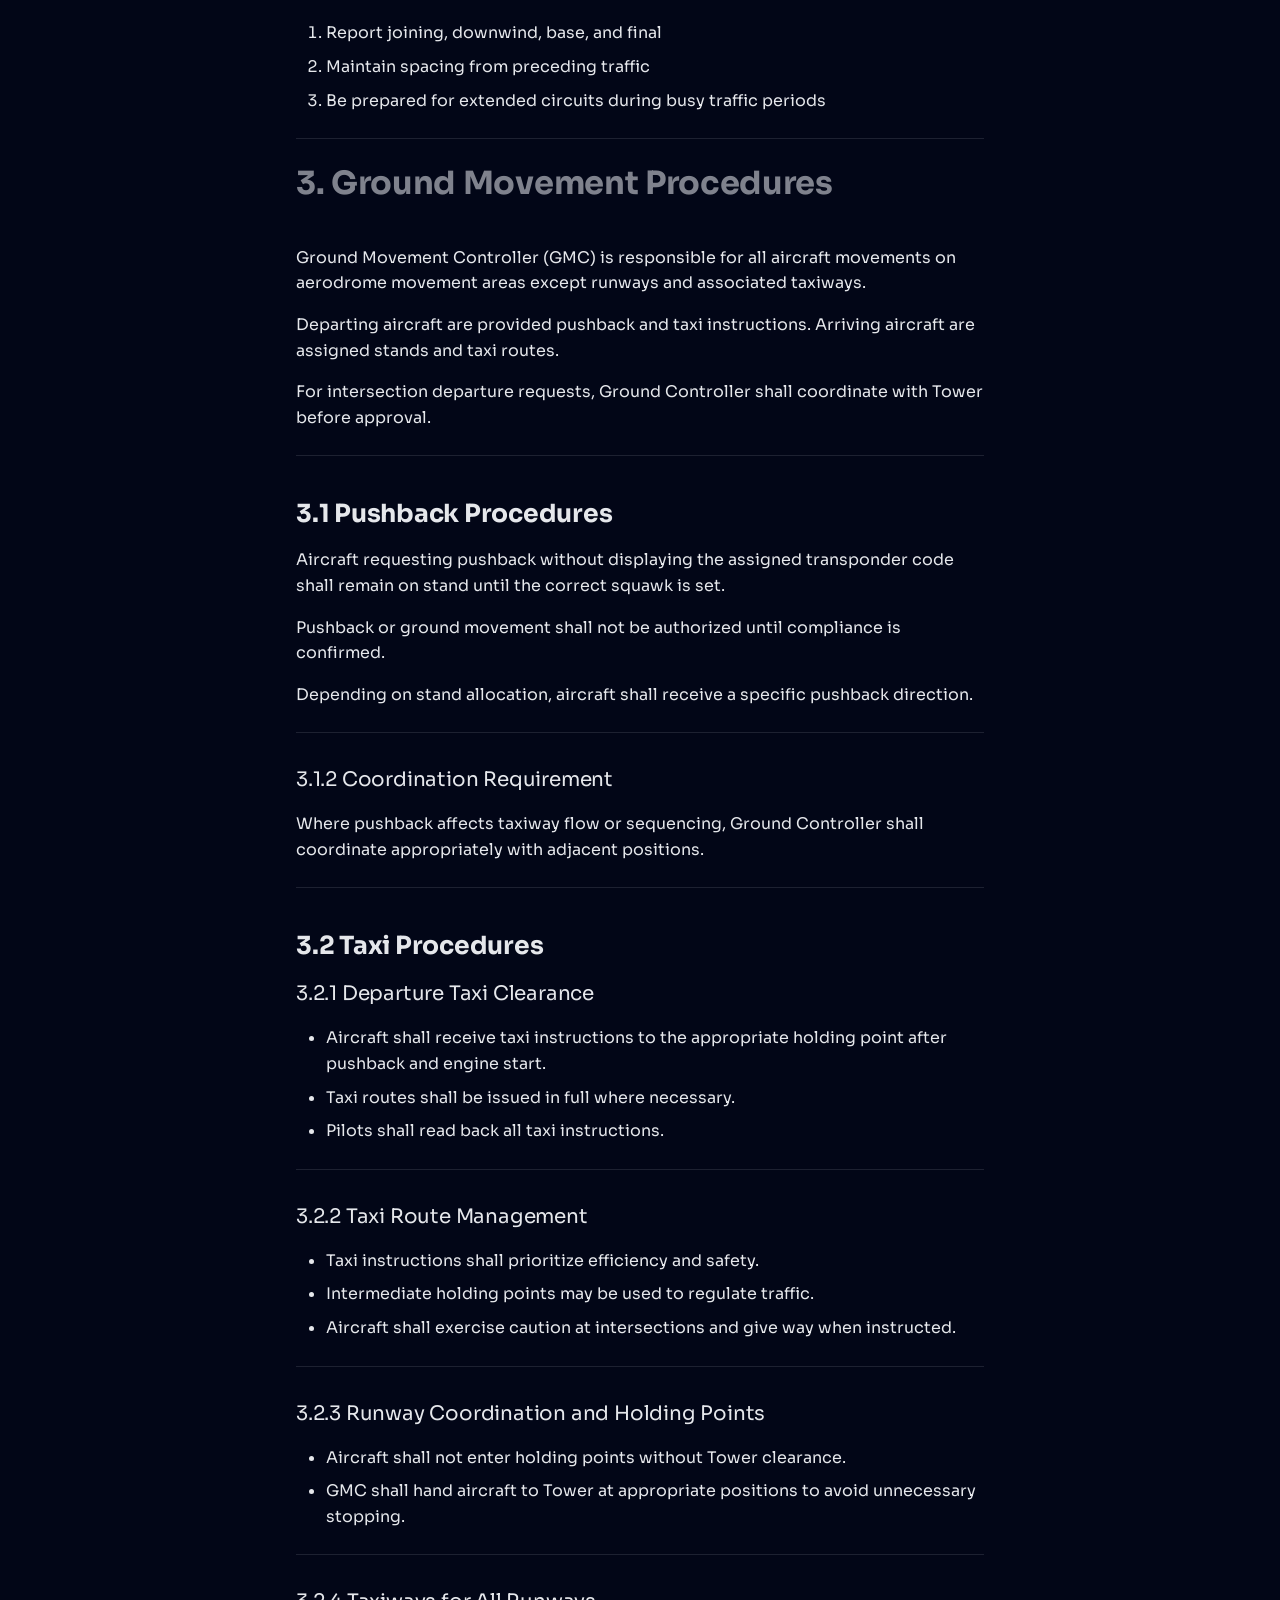
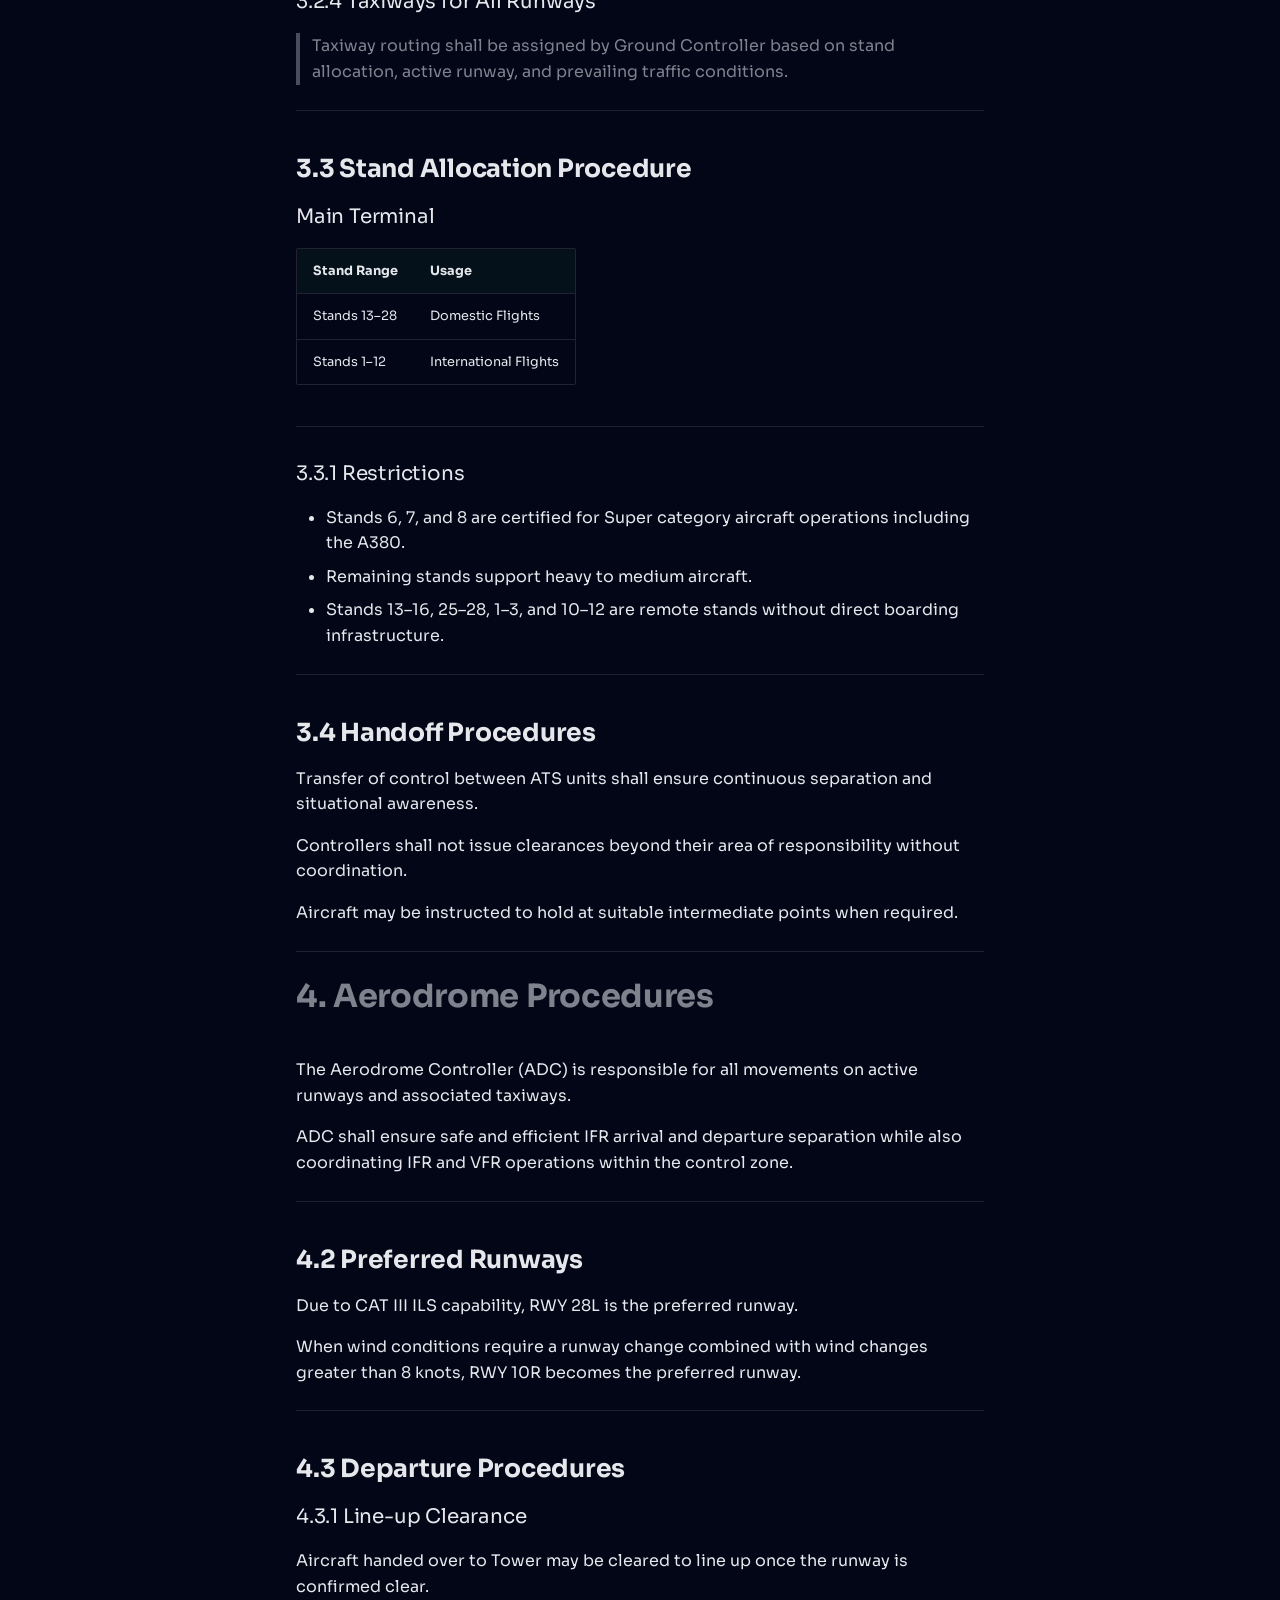
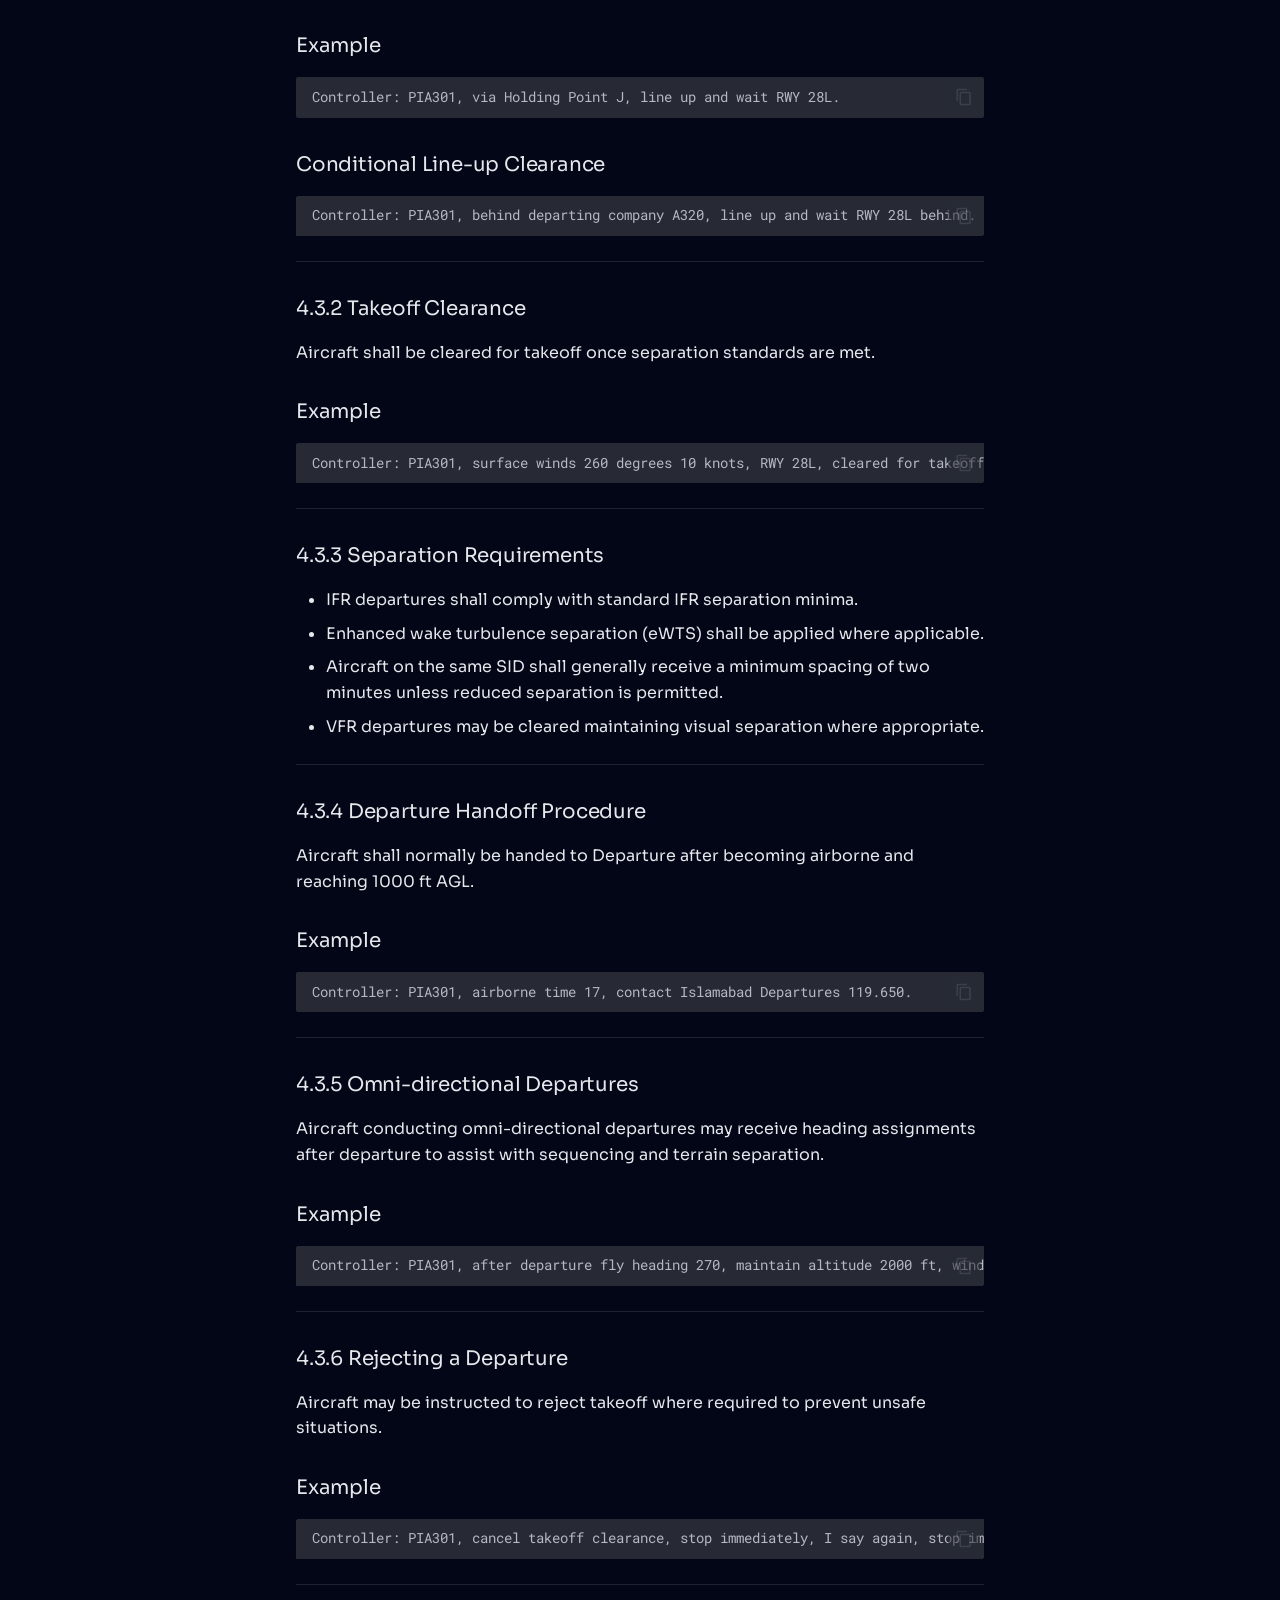
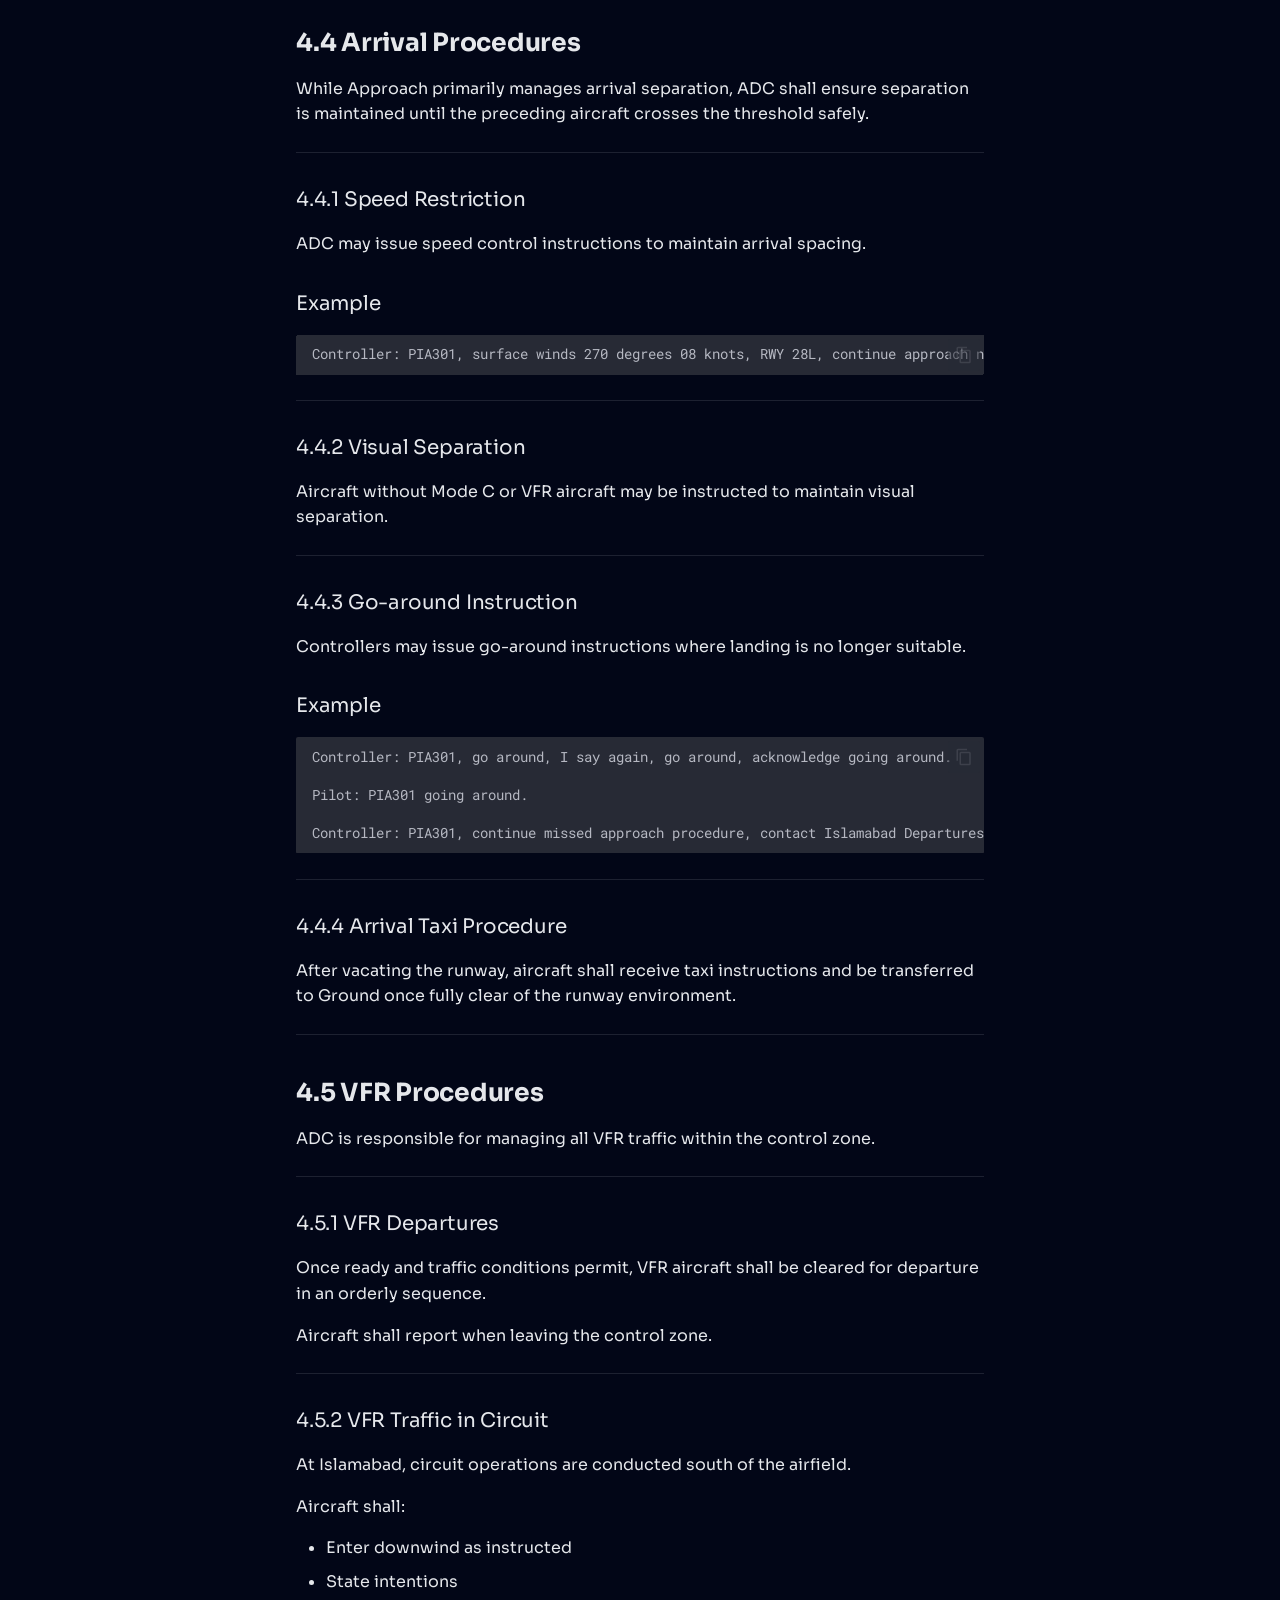
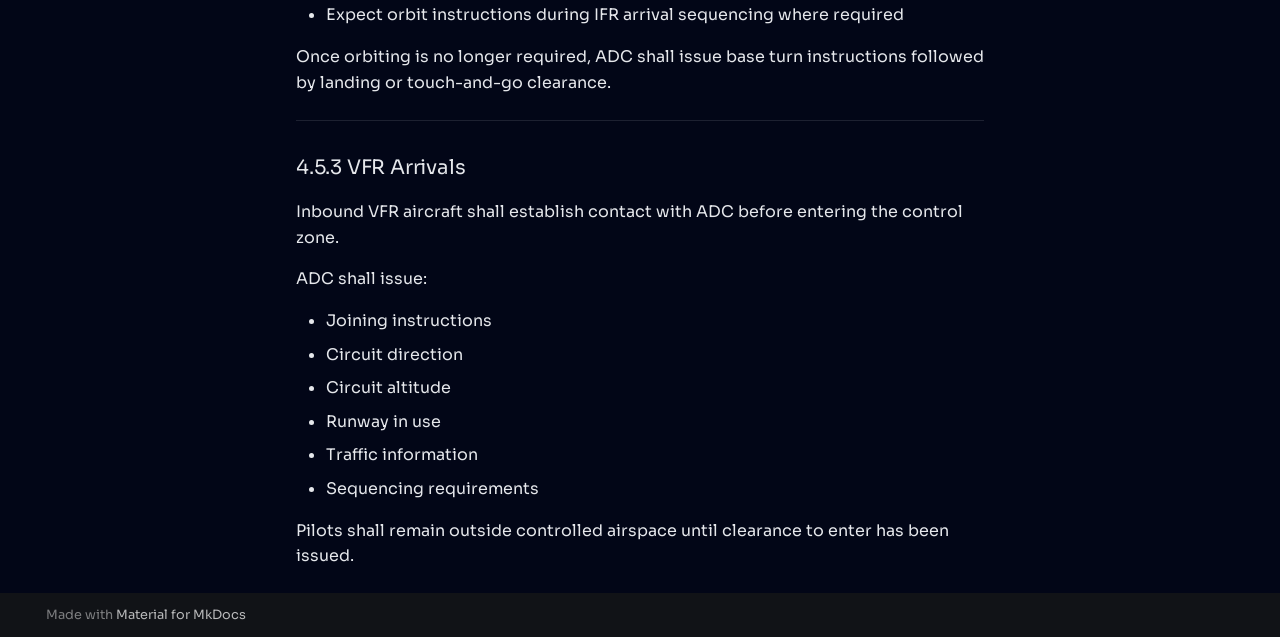
<file: aerodrome-guides/opis/index.html>
<!doctype html>
<html lang="en" class="no-js">
  <head>
    
      <meta charset="utf-8">
      <meta name="viewport" content="width=device-width,initial-scale=1">
      
        <meta name="description" content="Official documentation, policies, airport briefings, and resources for VATSIM Pakistan.">
      
      
      
        <link rel="canonical" href="https://library.vatsim.pk/aerodrome-guides/opis/">
      
      
        <link rel="prev" href="../opla/">
      
      
      
        
      
      
      <link rel="icon" href="../../assets/favicon.png">
      <meta name="generator" content="mkdocs-1.6.1, mkdocs-material-9.7.6">
    
    
      
        <title>Islamabad / OPIS - VATSIM Pakistan Library</title>
      
    
    
      <link rel="stylesheet" href="../../assets/stylesheets/main.484c7ddc.min.css">
      
        
        <link rel="stylesheet" href="../../assets/stylesheets/palette.ab4e12ef.min.css">
      
      


    
    
      
    
    
      
        
        
        <link rel="preconnect" href="https://fonts.gstatic.com" crossorigin>
        <link rel="stylesheet" href="https://fonts.googleapis.com/css?family=Sora:300,300i,400,400i,700,700i%7CRoboto+Mono:400,400i,700,700i&display=fallback">
        <style>:root{--md-text-font:"Sora";--md-code-font:"Roboto Mono"}</style>
      
    
    
      <link rel="stylesheet" href="../../stylesheets/extra.css">
    
    <script>__md_scope=new URL("../..",location),__md_hash=e=>[...e].reduce(((e,_)=>(e<<5)-e+_.charCodeAt(0)),0),__md_get=(e,_=localStorage,t=__md_scope)=>JSON.parse(_.getItem(t.pathname+"."+e)),__md_set=(e,_,t=localStorage,a=__md_scope)=>{try{t.setItem(a.pathname+"."+e,JSON.stringify(_))}catch(e){}}</script>
    
      

    
    
  </head>
  
  
    
    
      
    
    
    
    
    <body dir="ltr" data-md-color-scheme="slate" data-md-color-primary="green" data-md-color-accent="amber">
  
    
    <input class="md-toggle" data-md-toggle="drawer" type="checkbox" id="__drawer" autocomplete="off">
    <input class="md-toggle" data-md-toggle="search" type="checkbox" id="__search" autocomplete="off">
    <label class="md-overlay" for="__drawer"></label>
    <div data-md-component="skip">
      
        
        <a href="#islamabad-aerodrome-guide-opis" class="md-skip">
          Skip to content
        </a>
      
    </div>
    <div data-md-component="announce">
      
    </div>
    
    
      

  

<header class="md-header md-header--shadow md-header--lifted" data-md-component="header">
  <nav class="md-header__inner md-grid" aria-label="Header">
    <a href="../.." title="VATSIM Pakistan Library" class="md-header__button md-logo" aria-label="VATSIM Pakistan Library" data-md-component="logo">
      
  <img src="../../assets/logo-gold.png" alt="logo">

    </a>
    <label class="md-header__button md-icon" for="__drawer">
      
      <svg xmlns="http://www.w3.org/2000/svg" viewBox="0 0 24 24"><path d="M3 6h18v2H3zm0 5h18v2H3zm0 5h18v2H3z"/></svg>
    </label>
    <div class="md-header__title" data-md-component="header-title">
      <div class="md-header__ellipsis">
        <div class="md-header__topic">
          <span class="md-ellipsis">
            VATSIM Pakistan Library
          </span>
        </div>
        <div class="md-header__topic" data-md-component="header-topic">
          <span class="md-ellipsis">
            
              Islamabad / OPIS
            
          </span>
        </div>
      </div>
    </div>
    
      
        <form class="md-header__option" data-md-component="palette">
  
    
    
    
    <input class="md-option" data-md-color-media="" data-md-color-scheme="slate" data-md-color-primary="green" data-md-color-accent="amber"  aria-label="Switch to light mode"  type="radio" name="__palette" id="__palette_0">
    
      <label class="md-header__button md-icon" title="Switch to light mode" for="__palette_1" hidden>
        <svg xmlns="http://www.w3.org/2000/svg" viewBox="0 0 24 24"><path d="M12 7a5 5 0 0 1 5 5 5 5 0 0 1-5 5 5 5 0 0 1-5-5 5 5 0 0 1 5-5m0 2a3 3 0 0 0-3 3 3 3 0 0 0 3 3 3 3 0 0 0 3-3 3 3 0 0 0-3-3m0-7 2.39 3.42C13.65 5.15 12.84 5 12 5s-1.65.15-2.39.42zM3.34 7l4.16-.35A7.2 7.2 0 0 0 5.94 8.5c-.44.74-.69 1.5-.83 2.29zm.02 10 1.76-3.77a7.131 7.131 0 0 0 2.38 4.14zM20.65 7l-1.77 3.79a7.02 7.02 0 0 0-2.38-4.15zm-.01 10-4.14.36c.59-.51 1.12-1.14 1.54-1.86.42-.73.69-1.5.83-2.29zM12 22l-2.41-3.44c.74.27 1.55.44 2.41.44.82 0 1.63-.17 2.37-.44z"/></svg>
      </label>
    
  
    
    
    
    <input class="md-option" data-md-color-media="" data-md-color-scheme="default" data-md-color-primary="green" data-md-color-accent="amber"  aria-label="Switch to dark mode"  type="radio" name="__palette" id="__palette_1">
    
      <label class="md-header__button md-icon" title="Switch to dark mode" for="__palette_0" hidden>
        <svg xmlns="http://www.w3.org/2000/svg" viewBox="0 0 24 24"><path d="m17.75 4.09-2.53 1.94.91 3.06-2.63-1.81-2.63 1.81.91-3.06-2.53-1.94L12.44 4l1.06-3 1.06 3zm3.5 6.91-1.64 1.25.59 1.98-1.7-1.17-1.7 1.17.59-1.98L15.75 11l2.06-.05L18.5 9l.69 1.95zm-2.28 4.95c.83-.08 1.72 1.1 1.19 1.85-.32.45-.66.87-1.08 1.27C15.17 23 8.84 23 4.94 19.07c-3.91-3.9-3.91-10.24 0-14.14.4-.4.82-.76 1.27-1.08.75-.53 1.93.36 1.85 1.19-.27 2.86.69 5.83 2.89 8.02a9.96 9.96 0 0 0 8.02 2.89m-1.64 2.02a12.08 12.08 0 0 1-7.8-3.47c-2.17-2.19-3.33-5-3.49-7.82-2.81 3.14-2.7 7.96.31 10.98 3.02 3.01 7.84 3.12 10.98.31"/></svg>
      </label>
    
  
</form>
      
    
    
      <script>var palette=__md_get("__palette");if(palette&&palette.color){if("(prefers-color-scheme)"===palette.color.media){var media=matchMedia("(prefers-color-scheme: light)"),input=document.querySelector(media.matches?"[data-md-color-media='(prefers-color-scheme: light)']":"[data-md-color-media='(prefers-color-scheme: dark)']");palette.color.media=input.getAttribute("data-md-color-media"),palette.color.scheme=input.getAttribute("data-md-color-scheme"),palette.color.primary=input.getAttribute("data-md-color-primary"),palette.color.accent=input.getAttribute("data-md-color-accent")}for(var[key,value]of Object.entries(palette.color))document.body.setAttribute("data-md-color-"+key,value)}</script>
    
    
    
      
      
        <label class="md-header__button md-icon" for="__search">
          
          <svg xmlns="http://www.w3.org/2000/svg" viewBox="0 0 24 24"><path d="M9.5 3A6.5 6.5 0 0 1 16 9.5c0 1.61-.59 3.09-1.56 4.23l.27.27h.79l5 5-1.5 1.5-5-5v-.79l-.27-.27A6.52 6.52 0 0 1 9.5 16 6.5 6.5 0 0 1 3 9.5 6.5 6.5 0 0 1 9.5 3m0 2C7 5 5 7 5 9.5S7 14 9.5 14 14 12 14 9.5 12 5 9.5 5"/></svg>
        </label>
        <div class="md-search" data-md-component="search" role="dialog">
  <label class="md-search__overlay" for="__search"></label>
  <div class="md-search__inner" role="search">
    <form class="md-search__form" name="search">
      <input type="text" class="md-search__input" name="query" aria-label="Search" placeholder="Search" autocapitalize="off" autocorrect="off" autocomplete="off" spellcheck="false" data-md-component="search-query" required>
      <label class="md-search__icon md-icon" for="__search">
        
        <svg xmlns="http://www.w3.org/2000/svg" viewBox="0 0 24 24"><path d="M9.5 3A6.5 6.5 0 0 1 16 9.5c0 1.61-.59 3.09-1.56 4.23l.27.27h.79l5 5-1.5 1.5-5-5v-.79l-.27-.27A6.52 6.52 0 0 1 9.5 16 6.5 6.5 0 0 1 3 9.5 6.5 6.5 0 0 1 9.5 3m0 2C7 5 5 7 5 9.5S7 14 9.5 14 14 12 14 9.5 12 5 9.5 5"/></svg>
        
        <svg xmlns="http://www.w3.org/2000/svg" viewBox="0 0 24 24"><path d="M20 11v2H8l5.5 5.5-1.42 1.42L4.16 12l7.92-7.92L13.5 5.5 8 11z"/></svg>
      </label>
      <nav class="md-search__options" aria-label="Search">
        
        <button type="reset" class="md-search__icon md-icon" title="Clear" aria-label="Clear" tabindex="-1">
          
          <svg xmlns="http://www.w3.org/2000/svg" viewBox="0 0 24 24"><path d="M19 6.41 17.59 5 12 10.59 6.41 5 5 6.41 10.59 12 5 17.59 6.41 19 12 13.41 17.59 19 19 17.59 13.41 12z"/></svg>
        </button>
      </nav>
      
        <div class="md-search__suggest" data-md-component="search-suggest"></div>
      
    </form>
    <div class="md-search__output">
      <div class="md-search__scrollwrap" tabindex="0" data-md-scrollfix>
        <div class="md-search-result" data-md-component="search-result">
          <div class="md-search-result__meta">
            Initializing search
          </div>
          <ol class="md-search-result__list" role="presentation"></ol>
        </div>
      </div>
    </div>
  </div>
</div>
      
    
    
  </nav>
  
    
      
<nav class="md-tabs" aria-label="Tabs" data-md-component="tabs">
  <div class="md-grid">
    <ul class="md-tabs__list">
      
        
  
  
  
  
    <li class="md-tabs__item">
      <a href="../.." class="md-tabs__link">
        
  
  
    
  
  Home

      </a>
    </li>
  

      
        
  
  
  
  
    
    
      <li class="md-tabs__item">
        <a href="../../policies/" class="md-tabs__link">
          
  
  
  Policies

        </a>
      </li>
    
  

      
        
  
  
  
  
    
    
      <li class="md-tabs__item">
        <a href="../../airport-briefings/" class="md-tabs__link">
          
  
  
  Airport Briefings

        </a>
      </li>
    
  

      
        
  
  
  
    
  
  
    
    
      <li class="md-tabs__item md-tabs__item--active">
        <a href="../" class="md-tabs__link">
          
  
  
  Aerodrome Guides

        </a>
      </li>
    
  

      
    </ul>
  </div>
</nav>
    
  
</header>
    
    <div class="md-container" data-md-component="container">
      
      
        
      
      <main class="md-main" data-md-component="main">
        <div class="md-main__inner md-grid">
          
            
              
              <div class="md-sidebar md-sidebar--primary" data-md-component="sidebar" data-md-type="navigation" >
                <div class="md-sidebar__scrollwrap">
                  <div class="md-sidebar__inner">
                    


  


<nav class="md-nav md-nav--primary md-nav--lifted" aria-label="Navigation" data-md-level="0">
  <label class="md-nav__title" for="__drawer">
    <a href="../.." title="VATSIM Pakistan Library" class="md-nav__button md-logo" aria-label="VATSIM Pakistan Library" data-md-component="logo">
      
  <img src="../../assets/logo-gold.png" alt="logo">

    </a>
    VATSIM Pakistan Library
  </label>
  
  <ul class="md-nav__list" data-md-scrollfix>
    
      
      
  
  
  
  
    <li class="md-nav__item">
      <a href="../.." class="md-nav__link">
        
  
  
  <span class="md-ellipsis">
    
  
    Home
  

    
  </span>
  
  

      </a>
    </li>
  

    
      
      
  
  
  
  
    
    
    
    
      
      
    
    
    <li class="md-nav__item md-nav__item--nested">
      
        
        
        <input class="md-nav__toggle md-toggle " type="checkbox" id="__nav_2" >
        
          
          <label class="md-nav__link" for="__nav_2" id="__nav_2_label" tabindex="0">
            
  
  
  <span class="md-ellipsis">
    
  
    Policies
  

    
  </span>
  
  

            <span class="md-nav__icon md-icon"></span>
          </label>
        
        <nav class="md-nav" data-md-level="1" aria-labelledby="__nav_2_label" aria-expanded="false">
          <label class="md-nav__title" for="__nav_2">
            <span class="md-nav__icon md-icon"></span>
            
  
    Policies
  

          </label>
          <ul class="md-nav__list" data-md-scrollfix>
            
              
                
  
  
  
  
    <li class="md-nav__item">
      <a href="../../policies/" class="md-nav__link">
        
  
  
  <span class="md-ellipsis">
    
  
    Overview
  

    
  </span>
  
  

      </a>
    </li>
  

              
            
              
                
  
  
  
  
    <li class="md-nav__item">
      <a href="../../policies/constitution/" class="md-nav__link">
        
  
  
  <span class="md-ellipsis">
    
  
    Constitution Policy
  

    
  </span>
  
  

      </a>
    </li>
  

              
            
              
                
  
  
  
  
    <li class="md-nav__item">
      <a href="../../policies/atc-policy/" class="md-nav__link">
        
  
  
  <span class="md-ellipsis">
    
  
    ATC Policy
  

    
  </span>
  
  

      </a>
    </li>
  

              
            
              
                
  
  
  
  
    <li class="md-nav__item">
      <a href="../../policies/data-usage-and-handling/" class="md-nav__link">
        
  
  
  <span class="md-ellipsis">
    
  
    Data Usage & Handling
  

    
  </span>
  
  

      </a>
    </li>
  

              
            
          </ul>
        </nav>
      
    </li>
  

    
      
      
  
  
  
  
    
    
    
    
      
      
    
    
    <li class="md-nav__item md-nav__item--nested">
      
        
        
        <input class="md-nav__toggle md-toggle " type="checkbox" id="__nav_3" >
        
          
          <label class="md-nav__link" for="__nav_3" id="__nav_3_label" tabindex="0">
            
  
  
  <span class="md-ellipsis">
    
  
    Airport Briefings
  

    
  </span>
  
  

            <span class="md-nav__icon md-icon"></span>
          </label>
        
        <nav class="md-nav" data-md-level="1" aria-labelledby="__nav_3_label" aria-expanded="false">
          <label class="md-nav__title" for="__nav_3">
            <span class="md-nav__icon md-icon"></span>
            
  
    Airport Briefings
  

          </label>
          <ul class="md-nav__list" data-md-scrollfix>
            
              
                
  
  
  
  
    <li class="md-nav__item">
      <a href="../../airport-briefings/" class="md-nav__link">
        
  
  
  <span class="md-ellipsis">
    
  
    Overview
  

    
  </span>
  
  

      </a>
    </li>
  

              
            
              
                
  
  
  
  
    <li class="md-nav__item">
      <a href="../../airport-briefings/opkc/" class="md-nav__link">
        
  
  
  <span class="md-ellipsis">
    
  
    Karachi / OPKC
  

    
  </span>
  
  

      </a>
    </li>
  

              
            
              
                
  
  
  
  
    <li class="md-nav__item">
      <a href="../../airport-briefings/opla/" class="md-nav__link">
        
  
  
  <span class="md-ellipsis">
    
  
    Lahore / OPLA
  

    
  </span>
  
  

      </a>
    </li>
  

              
            
              
                
  
  
  
  
    <li class="md-nav__item">
      <a href="../../airport-briefings/opis/" class="md-nav__link">
        
  
  
  <span class="md-ellipsis">
    
  
    Islamabad / OPIS
  

    
  </span>
  
  

      </a>
    </li>
  

              
            
          </ul>
        </nav>
      
    </li>
  

    
      
      
  
  
    
  
  
  
    
    
    
    
      
        
        
      
      
    
    
    <li class="md-nav__item md-nav__item--active md-nav__item--section md-nav__item--nested">
      
        
        
        <input class="md-nav__toggle md-toggle " type="checkbox" id="__nav_4" checked>
        
          
          <label class="md-nav__link" for="__nav_4" id="__nav_4_label" tabindex="">
            
  
  
  <span class="md-ellipsis">
    
  
    Aerodrome Guides
  

    
  </span>
  
  

            <span class="md-nav__icon md-icon"></span>
          </label>
        
        <nav class="md-nav" data-md-level="1" aria-labelledby="__nav_4_label" aria-expanded="true">
          <label class="md-nav__title" for="__nav_4">
            <span class="md-nav__icon md-icon"></span>
            
  
    Aerodrome Guides
  

          </label>
          <ul class="md-nav__list" data-md-scrollfix>
            
              
                
  
  
  
  
    <li class="md-nav__item">
      <a href="../" class="md-nav__link">
        
  
  
  <span class="md-ellipsis">
    
  
    Overview
  

    
  </span>
  
  

      </a>
    </li>
  

              
            
              
                
  
  
  
  
    <li class="md-nav__item">
      <a href="../opkc/" class="md-nav__link">
        
  
  
  <span class="md-ellipsis">
    
  
    Karachi / OPKC
  

    
  </span>
  
  

      </a>
    </li>
  

              
            
              
                
  
  
  
  
    <li class="md-nav__item">
      <a href="../opla/" class="md-nav__link">
        
  
  
  <span class="md-ellipsis">
    
  
    Lahore / OPLA
  

    
  </span>
  
  

      </a>
    </li>
  

              
            
              
                
  
  
    
  
  
  
    <li class="md-nav__item md-nav__item--active">
      
      <input class="md-nav__toggle md-toggle" type="checkbox" id="__toc">
      
      
        
      
      
        <label class="md-nav__link md-nav__link--active" for="__toc">
          
  
  
  <span class="md-ellipsis">
    
  
    Islamabad / OPIS
  

    
  </span>
  
  

          <span class="md-nav__icon md-icon"></span>
        </label>
      
      <a href="./" class="md-nav__link md-nav__link--active">
        
  
  
  <span class="md-ellipsis">
    
  
    Islamabad / OPIS
  

    
  </span>
  
  

      </a>
      
        

<nav class="md-nav md-nav--secondary" aria-label="Table of contents">
  
  
  
    
  
  
    <label class="md-nav__title" for="__toc">
      <span class="md-nav__icon md-icon"></span>
      Table of contents
    </label>
    <ul class="md-nav__list" data-md-component="toc" data-md-scrollfix>
      
        <li class="md-nav__item">
  <a href="#1-aerodrome-information" class="md-nav__link">
    <span class="md-ellipsis">
      
        1. Aerodrome Information
      
    </span>
  </a>
  
</li>
      
        <li class="md-nav__item">
  <a href="#12-communication-information" class="md-nav__link">
    <span class="md-ellipsis">
      
        1.2 Communication Information
      
    </span>
  </a>
  
</li>
      
        <li class="md-nav__item">
  <a href="#13-navigational-aids" class="md-nav__link">
    <span class="md-ellipsis">
      
        1.3 Navigational Aids
      
    </span>
  </a>
  
</li>
      
        <li class="md-nav__item">
  <a href="#14-runways" class="md-nav__link">
    <span class="md-ellipsis">
      
        1.4 Runways
      
    </span>
  </a>
  
    <nav class="md-nav" aria-label="1.4 Runways">
      <ul class="md-nav__list">
        
          <li class="md-nav__item">
  <a href="#characteristics" class="md-nav__link">
    <span class="md-ellipsis">
      
        Characteristics
      
    </span>
  </a>
  
</li>
        
          <li class="md-nav__item">
  <a href="#takeoff-distances" class="md-nav__link">
    <span class="md-ellipsis">
      
        Takeoff Distances
      
    </span>
  </a>
  
</li>
        
      </ul>
    </nav>
  
</li>
      
    </ul>
  
</nav>
      
    </li>
  

              
            
          </ul>
        </nav>
      
    </li>
  

    
  </ul>
</nav>
                  </div>
                </div>
              </div>
            
            
              
              <div class="md-sidebar md-sidebar--secondary" data-md-component="sidebar" data-md-type="toc" >
                <div class="md-sidebar__scrollwrap">
                  <div class="md-sidebar__inner">
                    

<nav class="md-nav md-nav--secondary" aria-label="Table of contents">
  
  
  
    
  
  
    <label class="md-nav__title" for="__toc">
      <span class="md-nav__icon md-icon"></span>
      Table of contents
    </label>
    <ul class="md-nav__list" data-md-component="toc" data-md-scrollfix>
      
        <li class="md-nav__item">
  <a href="#1-aerodrome-information" class="md-nav__link">
    <span class="md-ellipsis">
      
        1. Aerodrome Information
      
    </span>
  </a>
  
</li>
      
        <li class="md-nav__item">
  <a href="#12-communication-information" class="md-nav__link">
    <span class="md-ellipsis">
      
        1.2 Communication Information
      
    </span>
  </a>
  
</li>
      
        <li class="md-nav__item">
  <a href="#13-navigational-aids" class="md-nav__link">
    <span class="md-ellipsis">
      
        1.3 Navigational Aids
      
    </span>
  </a>
  
</li>
      
        <li class="md-nav__item">
  <a href="#14-runways" class="md-nav__link">
    <span class="md-ellipsis">
      
        1.4 Runways
      
    </span>
  </a>
  
    <nav class="md-nav" aria-label="1.4 Runways">
      <ul class="md-nav__list">
        
          <li class="md-nav__item">
  <a href="#characteristics" class="md-nav__link">
    <span class="md-ellipsis">
      
        Characteristics
      
    </span>
  </a>
  
</li>
        
          <li class="md-nav__item">
  <a href="#takeoff-distances" class="md-nav__link">
    <span class="md-ellipsis">
      
        Takeoff Distances
      
    </span>
  </a>
  
</li>
        
      </ul>
    </nav>
  
</li>
      
    </ul>
  
</nav>
                  </div>
                </div>
              </div>
            
          
          
            <div class="md-content" data-md-component="content">
              
              <article class="md-content__inner md-typeset">
                
                  



<h1 id="islamabad-aerodrome-guide-opis">Islamabad Aerodrome Guide (OPIS)</h1>
<h2 id="1-aerodrome-information">1. Aerodrome Information</h2>
<table>
<thead>
<tr>
<th>Item</th>
<th>Information</th>
</tr>
</thead>
<tbody>
<tr>
<td>Location</td>
<td>Islamabad, Pakistan</td>
</tr>
<tr>
<td>ICAO / IATA</td>
<td>OPIS / ISB</td>
</tr>
<tr>
<td>Coordinates</td>
<td>N33° 32.9', E072° 49.5'</td>
</tr>
<tr>
<td>Elevation</td>
<td>1761 ft</td>
</tr>
<tr>
<td>Transition Altitude / Level</td>
<td>12000 ft / FL140</td>
</tr>
</tbody>
</table>
<hr />
<h2 id="12-communication-information">1.2 Communication Information</h2>
<table>
<thead>
<tr>
<th>Position</th>
<th>Callsign</th>
<th>Frequency</th>
</tr>
</thead>
<tbody>
<tr>
<td>Islamabad ATIS</td>
<td>OPIS_ATIS</td>
<td>126.200</td>
</tr>
<tr>
<td>Islamabad Delivery</td>
<td>OPIS_DEL</td>
<td>118.550</td>
</tr>
<tr>
<td>Islamabad Ground</td>
<td>OPIS_GND</td>
<td>130.600</td>
</tr>
<tr>
<td>Islamabad Tower</td>
<td>OPIS_TWR</td>
<td>122.150</td>
</tr>
<tr>
<td>Islamabad Approach</td>
<td>OPIS_APP</td>
<td>121.650</td>
</tr>
<tr>
<td>Islamabad Departures</td>
<td>OPIS_DEP</td>
<td>119.650</td>
</tr>
</tbody>
</table>
<hr />
<h2 id="13-navigational-aids">1.3 Navigational Aids</h2>
<table>
<thead>
<tr>
<th>Instrument</th>
<th>Identifier</th>
<th>Frequency</th>
</tr>
</thead>
<tbody>
<tr>
<td>ILS/DME RWY 28L</td>
<td>IBBA</td>
<td>108.1</td>
</tr>
<tr>
<td>ILS/DME RWY 28R</td>
<td>IBIP</td>
<td>110.7</td>
</tr>
<tr>
<td>ILS/DME RWY 10R</td>
<td>IBAP</td>
<td>111.3</td>
</tr>
<tr>
<td>VOR</td>
<td>BTR</td>
<td>114.6</td>
</tr>
</tbody>
</table>
<hr />
<h2 id="14-runways">1.4 Runways</h2>
<h3 id="characteristics">Characteristics</h3>
<table>
<thead>
<tr>
<th>Runway</th>
<th>True/Magnetic Bearing</th>
<th>Dimensions</th>
</tr>
</thead>
<tbody>
<tr>
<td>28L</td>
<td>278/280</td>
<td>12001 ft × 197 ft</td>
</tr>
<tr>
<td>28R</td>
<td>278/280</td>
<td>12001 ft × 148 ft</td>
</tr>
<tr>
<td>10L</td>
<td>097/100</td>
<td>12001 ft × 148 ft</td>
</tr>
<tr>
<td>10R</td>
<td>097/100</td>
<td>12001 ft × 197 ft</td>
</tr>
</tbody>
</table>
<h3 id="takeoff-distances">Takeoff Distances</h3>
<table>
<thead>
<tr>
<th>Runway</th>
<th>TORA</th>
<th>ASDA</th>
</tr>
</thead>
<tbody>
<tr>
<td>28L</td>
<td>3658 m</td>
<td>3658 m</td>
</tr>
<tr>
<td>28R</td>
<td>3658 m</td>
<td>3658 m</td>
</tr>
<tr>
<td>10R</td>
<td>3658 m</td>
<td>3658 m</td>
</tr>
<tr>
<td>10L</td>
<td>3658 m</td>
<td>3658 m</td>
</tr>
</tbody>
</table>
<hr />
<h1 id="2-departure-clearance-procedures">2. Departure Clearance Procedures</h1>
<p>Delivery Controller is responsible for validating routes and providing IFR clearance to departing aircraft. The controller shall assign the correct departure procedure based on the first point filed in the flight plan.</p>
<p>Where the flight plan contains an invalid route, level, or departure procedure, Delivery Controller shall ensure the error is corrected before clearance is issued.</p>
<hr />
<h2 id="21-requesting-atc-clearance">2.1 Requesting ATC Clearance</h2>
<p>Pilots are expected to report the following on first contact before requesting ATC clearance:</p>
<ol>
<li>Callsign</li>
<li>Stand number</li>
<li>Destination</li>
<li>Current ATIS letter</li>
<li>Requested flight level</li>
</ol>
<hr />
<h2 id="22-receiving-atc-clearance">2.2 Receiving ATC Clearance</h2>
<p>An ATC clearance shall contain the following:</p>
<ol>
<li>Callsign</li>
<li>Destination</li>
<li>Departure procedure / Radar Vectors / SID / Airway</li>
<li>Runway in use</li>
<li>Initial flight level</li>
<li>Assigned SSR code</li>
</ol>
<h3 id="example">Example</h3>
<pre><code class="language-text">Pilot: Islamabad Delivery, PIA301 at stand 12, destination Karachi, requested level FL380, we have information C, requesting ATC clearance.

Controller: PIA301, Islamabad Delivery, cleared to destination Karachi enroute J121, INDEK2C departure, RWY 10R in use, initially climb and maintain altitude 8000 ft, expect higher enroute, squawk on departure 3642.

Pilot: Cleared to destination enroute J121 via the INDEK2C departure, RWY 10R, climb initially altitude 8000 ft, squawk 3642, PIA301.

Controller: PIA301, readback is correct, information C is current, report ready for push and start.
</code></pre>
<blockquote>
<p><strong>Note:</strong> QNH must be provided during taxi instructions.</p>
</blockquote>
<h3 id="example_1">Example</h3>
<pre><code class="language-text">Controller: PIA301, taxi to holding point RWY 10R via M,T,K,A, QNH 1013.
</code></pre>
<hr />
<h2 id="23-departure-procedures">2.3 Departure Procedures</h2>
<h3 id="231-rnav-instrument-departures">2.3.1 RNAV Instrument Departures</h3>
<p>Islamabad generally uses RNAV SIDs for departures and these are preferred. Certain non-RNAV SIDs may also be used.</p>
<p>Commonly used RNAV SIDs:</p>
<ol>
<li>BELKO2F</li>
<li>DAMTO2G</li>
<li>INDEK2D</li>
<li>KALMI2D</li>
<li>INDEK2C</li>
</ol>
<hr />
<h3 id="232-omni-directional-departures">2.3.2 Omni-directional Departures</h3>
<p>When a pilot is unable to fly a SID, an omni-directional departure may be assigned. Aircraft can expect radar vectors to the first waypoint filed in the flight plan.</p>
<p>During takeoff clearance, Tower shall assign an initial heading. Further vectors will then be issued by Approach.</p>
<h3 id="example-atc-clearance">Example ATC Clearance</h3>
<pre><code class="language-text">Pilot: Islamabad Delivery As-salamu alaykum, PIA301, stand 12, POB 112, requested level 380, request IFR clearance to Karachi, we are unable to accept SID.

Controller: PIA301, cleared to destination via the omni-directional departure, RWY 28L in use, initially climb and maintain altitude 8000 ft, squawk 3642.
</code></pre>
<h3 id="example-takeoff-clearance">Example Takeoff Clearance</h3>
<pre><code class="language-text">Controller: PIA301, after departure turn right heading 010, surface winds 260 degrees 08 knots, RWY 28L, cleared for takeoff.
</code></pre>
<hr />
<h2 id="24-runway-change">2.4 Runway Change</h2>
<p>At Islamabad, the primary runway in use is RWY 28L due to the availability of CAT II and CAT III ILS systems which support low visibility procedures (LVP).</p>
<p>Aircraft already cleared shall receive updated clearances reflecting the revised runway and SID.</p>
<h3 id="example_2">Example</h3>
<pre><code class="language-text">Controller: PIA301, runway has been changed. ATC clearance available, report ready to copy.

Pilot: Ready to copy clearance, PIA301.

Controller: PIA301 re-cleared to destination via the INDEK2D departure, RWY 28L in use, initially climb to altitude 8000 ft, squawk 3642.
</code></pre>
<hr />
<h2 id="25-vfr-aircraft">2.5 VFR Aircraft</h2>
<h3 id="251-general">2.5.1 General</h3>
<p>VFR operations at OPIS are permitted subject to ATC clearance and prevailing traffic conditions. Due to high IFR traffic volume at Islamabad International Airport, VFR aircraft may be delayed, rerouted, or subject to altitude restrictions.</p>
<p>All VFR aircraft shall maintain continuous two-way radio communication with ATC while operating within controlled airspace.</p>
<hr />
<h3 id="252-airspace-classification">2.5.2 Airspace Classification</h3>
<p>The airspace surrounding OPIS is controlled airspace.</p>
<p>Therefore:</p>
<ul>
<li>VFR flights require explicit ATC clearance before entry.</li>
<li>Standard VFR “see and avoid” principles apply.</li>
<li>ATC shall provide separation from IFR traffic where possible.</li>
<li>Pilots remain responsible for maintaining vigilance for other traffic.</li>
</ul>
<hr />
<h3 id="253-vfr-entry-and-exit-procedures">2.5.3 VFR Entry and Exit Procedures</h3>
<p>VFR aircraft shall use designated reporting points when entering or exiting the Islamabad CTR.</p>
<p>Pilots must report:</p>
<ol>
<li>Position</li>
<li>Altitude</li>
<li>Intentions</li>
</ol>
<p>ATC may assign:</p>
<ol>
<li>Specific routing</li>
<li>Altitude restrictions</li>
<li>Holding instructions if required</li>
</ol>
<hr />
<h3 id="254-circuit-procedures">2.5.4 Circuit Procedures</h3>
<p>Standard traffic circuits at OPIS are conducted as follows unless otherwise instructed:</p>
<table>
<thead>
<tr>
<th>Item</th>
<th>Information</th>
</tr>
</thead>
<tbody>
<tr>
<td>Circuit Altitude</td>
<td>Typically 1000 ft AGL (approximately 2800 ft)</td>
</tr>
<tr>
<td>Circuit Direction</td>
<td>Left-hand or right-hand depending on runway in use</td>
</tr>
<tr>
<td>Circuit Area</td>
<td>Always south of the airfield</td>
</tr>
<tr>
<td>Joining Procedure</td>
<td>Overhead join or as instructed by ATC</td>
</tr>
</tbody>
</table>
<p>Pilots shall:</p>
<ol>
<li>Report joining, downwind, base, and final</li>
<li>Maintain spacing from preceding traffic</li>
<li>Be prepared for extended circuits during busy traffic periods</li>
</ol>
<hr />
<h1 id="3-ground-movement-procedures">3. Ground Movement Procedures</h1>
<p>Ground Movement Controller (GMC) is responsible for all aircraft movements on aerodrome movement areas except runways and associated taxiways.</p>
<p>Departing aircraft are provided pushback and taxi instructions. Arriving aircraft are assigned stands and taxi routes.</p>
<p>For intersection departure requests, Ground Controller shall coordinate with Tower before approval.</p>
<hr />
<h2 id="31-pushback-procedures">3.1 Pushback Procedures</h2>
<p>Aircraft requesting pushback without displaying the assigned transponder code shall remain on stand until the correct squawk is set.</p>
<p>Pushback or ground movement shall not be authorized until compliance is confirmed.</p>
<p>Depending on stand allocation, aircraft shall receive a specific pushback direction.</p>
<hr />
<h3 id="312-coordination-requirement">3.1.2 Coordination Requirement</h3>
<p>Where pushback affects taxiway flow or sequencing, Ground Controller shall coordinate appropriately with adjacent positions.</p>
<hr />
<h2 id="32-taxi-procedures">3.2 Taxi Procedures</h2>
<h3 id="321-departure-taxi-clearance">3.2.1 Departure Taxi Clearance</h3>
<ul>
<li>Aircraft shall receive taxi instructions to the appropriate holding point after pushback and engine start.</li>
<li>Taxi routes shall be issued in full where necessary.</li>
<li>Pilots shall read back all taxi instructions.</li>
</ul>
<hr />
<h3 id="322-taxi-route-management">3.2.2 Taxi Route Management</h3>
<ul>
<li>Taxi instructions shall prioritize efficiency and safety.</li>
<li>Intermediate holding points may be used to regulate traffic.</li>
<li>Aircraft shall exercise caution at intersections and give way when instructed.</li>
</ul>
<hr />
<h3 id="323-runway-coordination-and-holding-points">3.2.3 Runway Coordination and Holding Points</h3>
<ul>
<li>Aircraft shall not enter holding points without Tower clearance.</li>
<li>GMC shall hand aircraft to Tower at appropriate positions to avoid unnecessary stopping.</li>
</ul>
<hr />
<h3 id="324-taxiways-for-all-runways">3.2.4 Taxiways for All Runways</h3>
<blockquote>
<p>Taxiway routing shall be assigned by Ground Controller based on stand allocation, active runway, and prevailing traffic conditions.</p>
</blockquote>
<hr />
<h2 id="33-stand-allocation-procedure">3.3 Stand Allocation Procedure</h2>
<h3 id="main-terminal">Main Terminal</h3>
<table>
<thead>
<tr>
<th>Stand Range</th>
<th>Usage</th>
</tr>
</thead>
<tbody>
<tr>
<td>Stands 13–28</td>
<td>Domestic Flights</td>
</tr>
<tr>
<td>Stands 1–12</td>
<td>International Flights</td>
</tr>
</tbody>
</table>
<hr />
<h3 id="331-restrictions">3.3.1 Restrictions</h3>
<ul>
<li>Stands 6, 7, and 8 are certified for Super category aircraft operations including the A380.</li>
<li>Remaining stands support heavy to medium aircraft.</li>
<li>Stands 13–16, 25–28, 1–3, and 10–12 are remote stands without direct boarding infrastructure.</li>
</ul>
<hr />
<h2 id="34-handoff-procedures">3.4 Handoff Procedures</h2>
<p>Transfer of control between ATS units shall ensure continuous separation and situational awareness.</p>
<p>Controllers shall not issue clearances beyond their area of responsibility without coordination.</p>
<p>Aircraft may be instructed to hold at suitable intermediate points when required.</p>
<hr />
<h1 id="4-aerodrome-procedures">4. Aerodrome Procedures</h1>
<p>The Aerodrome Controller (ADC) is responsible for all movements on active runways and associated taxiways.</p>
<p>ADC shall ensure safe and efficient IFR arrival and departure separation while also coordinating IFR and VFR operations within the control zone.</p>
<hr />
<h2 id="42-preferred-runways">4.2 Preferred Runways</h2>
<p>Due to CAT III ILS capability, RWY 28L is the preferred runway.</p>
<p>When wind conditions require a runway change combined with wind changes greater than 8 knots, RWY 10R becomes the preferred runway.</p>
<hr />
<h2 id="43-departure-procedures">4.3 Departure Procedures</h2>
<h3 id="431-line-up-clearance">4.3.1 Line-up Clearance</h3>
<p>Aircraft handed over to Tower may be cleared to line up once the runway is confirmed clear.</p>
<h3 id="example_3">Example</h3>
<pre><code class="language-text">Controller: PIA301, via Holding Point J, line up and wait RWY 28L.
</code></pre>
<h3 id="conditional-line-up-clearance">Conditional Line-up Clearance</h3>
<pre><code class="language-text">Controller: PIA301, behind departing company A320, line up and wait RWY 28L behind.
</code></pre>
<hr />
<h3 id="432-takeoff-clearance">4.3.2 Takeoff Clearance</h3>
<p>Aircraft shall be cleared for takeoff once separation standards are met.</p>
<h3 id="example_4">Example</h3>
<pre><code class="language-text">Controller: PIA301, surface winds 260 degrees 10 knots, RWY 28L, cleared for takeoff.
</code></pre>
<hr />
<h3 id="433-separation-requirements">4.3.3 Separation Requirements</h3>
<ul>
<li>IFR departures shall comply with standard IFR separation minima.</li>
<li>Enhanced wake turbulence separation (eWTS) shall be applied where applicable.</li>
<li>Aircraft on the same SID shall generally receive a minimum spacing of two minutes unless reduced separation is permitted.</li>
<li>VFR departures may be cleared maintaining visual separation where appropriate.</li>
</ul>
<hr />
<h3 id="434-departure-handoff-procedure">4.3.4 Departure Handoff Procedure</h3>
<p>Aircraft shall normally be handed to Departure after becoming airborne and reaching 1000 ft AGL.</p>
<h3 id="example_5">Example</h3>
<pre><code class="language-text">Controller: PIA301, airborne time 17, contact Islamabad Departures 119.650.
</code></pre>
<hr />
<h3 id="435-omni-directional-departures">4.3.5 Omni-directional Departures</h3>
<p>Aircraft conducting omni-directional departures may receive heading assignments after departure to assist with sequencing and terrain separation.</p>
<h3 id="example_6">Example</h3>
<pre><code class="language-text">Controller: PIA301, after departure fly heading 270, maintain altitude 2000 ft, wind 280 degrees 6 knots, RWY 28L, cleared for takeoff.
</code></pre>
<hr />
<h3 id="436-rejecting-a-departure">4.3.6 Rejecting a Departure</h3>
<p>Aircraft may be instructed to reject takeoff where required to prevent unsafe situations.</p>
<h3 id="example_7">Example</h3>
<pre><code class="language-text">Controller: PIA301, cancel takeoff clearance, stop immediately, I say again, stop immediately.
</code></pre>
<hr />
<h2 id="44-arrival-procedures">4.4 Arrival Procedures</h2>
<p>While Approach primarily manages arrival separation, ADC shall ensure separation is maintained until the preceding aircraft crosses the threshold safely.</p>
<hr />
<h3 id="441-speed-restriction">4.4.1 Speed Restriction</h3>
<p>ADC may issue speed control instructions to maintain arrival spacing.</p>
<h3 id="example_8">Example</h3>
<pre><code class="language-text">Controller: PIA301, surface winds 270 degrees 08 knots, RWY 28L, continue approach number 2, reduce to minimum approach speed for separation.
</code></pre>
<hr />
<h3 id="442-visual-separation">4.4.2 Visual Separation</h3>
<p>Aircraft without Mode C or VFR aircraft may be instructed to maintain visual separation.</p>
<hr />
<h3 id="443-go-around-instruction">4.4.3 Go-around Instruction</h3>
<p>Controllers may issue go-around instructions where landing is no longer suitable.</p>
<h3 id="example_9">Example</h3>
<pre><code class="language-text">Controller: PIA301, go around, I say again, go around, acknowledge going around.

Pilot: PIA301 going around.

Controller: PIA301, continue missed approach procedure, contact Islamabad Departures 119.650.
</code></pre>
<hr />
<h3 id="444-arrival-taxi-procedure">4.4.4 Arrival Taxi Procedure</h3>
<p>After vacating the runway, aircraft shall receive taxi instructions and be transferred to Ground once fully clear of the runway environment.</p>
<hr />
<h2 id="45-vfr-procedures">4.5 VFR Procedures</h2>
<p>ADC is responsible for managing all VFR traffic within the control zone.</p>
<hr />
<h3 id="451-vfr-departures">4.5.1 VFR Departures</h3>
<p>Once ready and traffic conditions permit, VFR aircraft shall be cleared for departure in an orderly sequence.</p>
<p>Aircraft shall report when leaving the control zone.</p>
<hr />
<h3 id="452-vfr-traffic-in-circuit">4.5.2 VFR Traffic in Circuit</h3>
<p>At Islamabad, circuit operations are conducted south of the airfield.</p>
<p>Aircraft shall:</p>
<ul>
<li>Enter downwind as instructed</li>
<li>State intentions</li>
<li>Expect orbit instructions during IFR arrival sequencing where required</li>
</ul>
<p>Once orbiting is no longer required, ADC shall issue base turn instructions followed by landing or touch-and-go clearance.</p>
<hr />
<h3 id="453-vfr-arrivals">4.5.3 VFR Arrivals</h3>
<p>Inbound VFR aircraft shall establish contact with ADC before entering the control zone.</p>
<p>ADC shall issue:</p>
<ul>
<li>Joining instructions</li>
<li>Circuit direction</li>
<li>Circuit altitude</li>
<li>Runway in use</li>
<li>Traffic information</li>
<li>Sequencing requirements</li>
</ul>
<p>Pilots shall remain outside controlled airspace until clearance to enter has been issued.</p>












                
              </article>
            </div>
          
          
<script>var target=document.getElementById(location.hash.slice(1));target&&target.name&&(target.checked=target.name.startsWith("__tabbed_"))</script>
        </div>
        
          <button type="button" class="md-top md-icon" data-md-component="top" hidden>
  
  <svg xmlns="http://www.w3.org/2000/svg" viewBox="0 0 24 24"><path d="M13 20h-2V8l-5.5 5.5-1.42-1.42L12 4.16l7.92 7.92-1.42 1.42L13 8z"/></svg>
  Back to top
</button>
        
      </main>
      
        <footer class="md-footer">
  
  <div class="md-footer-meta md-typeset">
    <div class="md-footer-meta__inner md-grid">
      <div class="md-copyright">
  
  
    Made with
    <a href="https://squidfunk.github.io/mkdocs-material/" target="_blank" rel="noopener">
      Material for MkDocs
    </a>
  
</div>
      
    </div>
  </div>
</footer>
      
    </div>
    <div class="md-dialog" data-md-component="dialog">
      <div class="md-dialog__inner md-typeset"></div>
    </div>
    
    
    
      
      
      <script id="__config" type="application/json">{"annotate": null, "base": "../..", "features": ["navigation.tabs", "navigation.tabs.sticky", "navigation.top", "navigation.tracking", "search.highlight", "search.suggest", "content.code.copy"], "search": "../../assets/javascripts/workers/search.2c215733.min.js", "tags": null, "translations": {"clipboard.copied": "Copied to clipboard", "clipboard.copy": "Copy to clipboard", "search.result.more.one": "1 more on this page", "search.result.more.other": "# more on this page", "search.result.none": "No matching documents", "search.result.one": "1 matching document", "search.result.other": "# matching documents", "search.result.placeholder": "Type to start searching", "search.result.term.missing": "Missing", "select.version": "Select version"}, "version": null}</script>
    
    
      <script src="../../assets/javascripts/bundle.79ae519e.min.js"></script>
      
    
  </body>
</html>
</file>
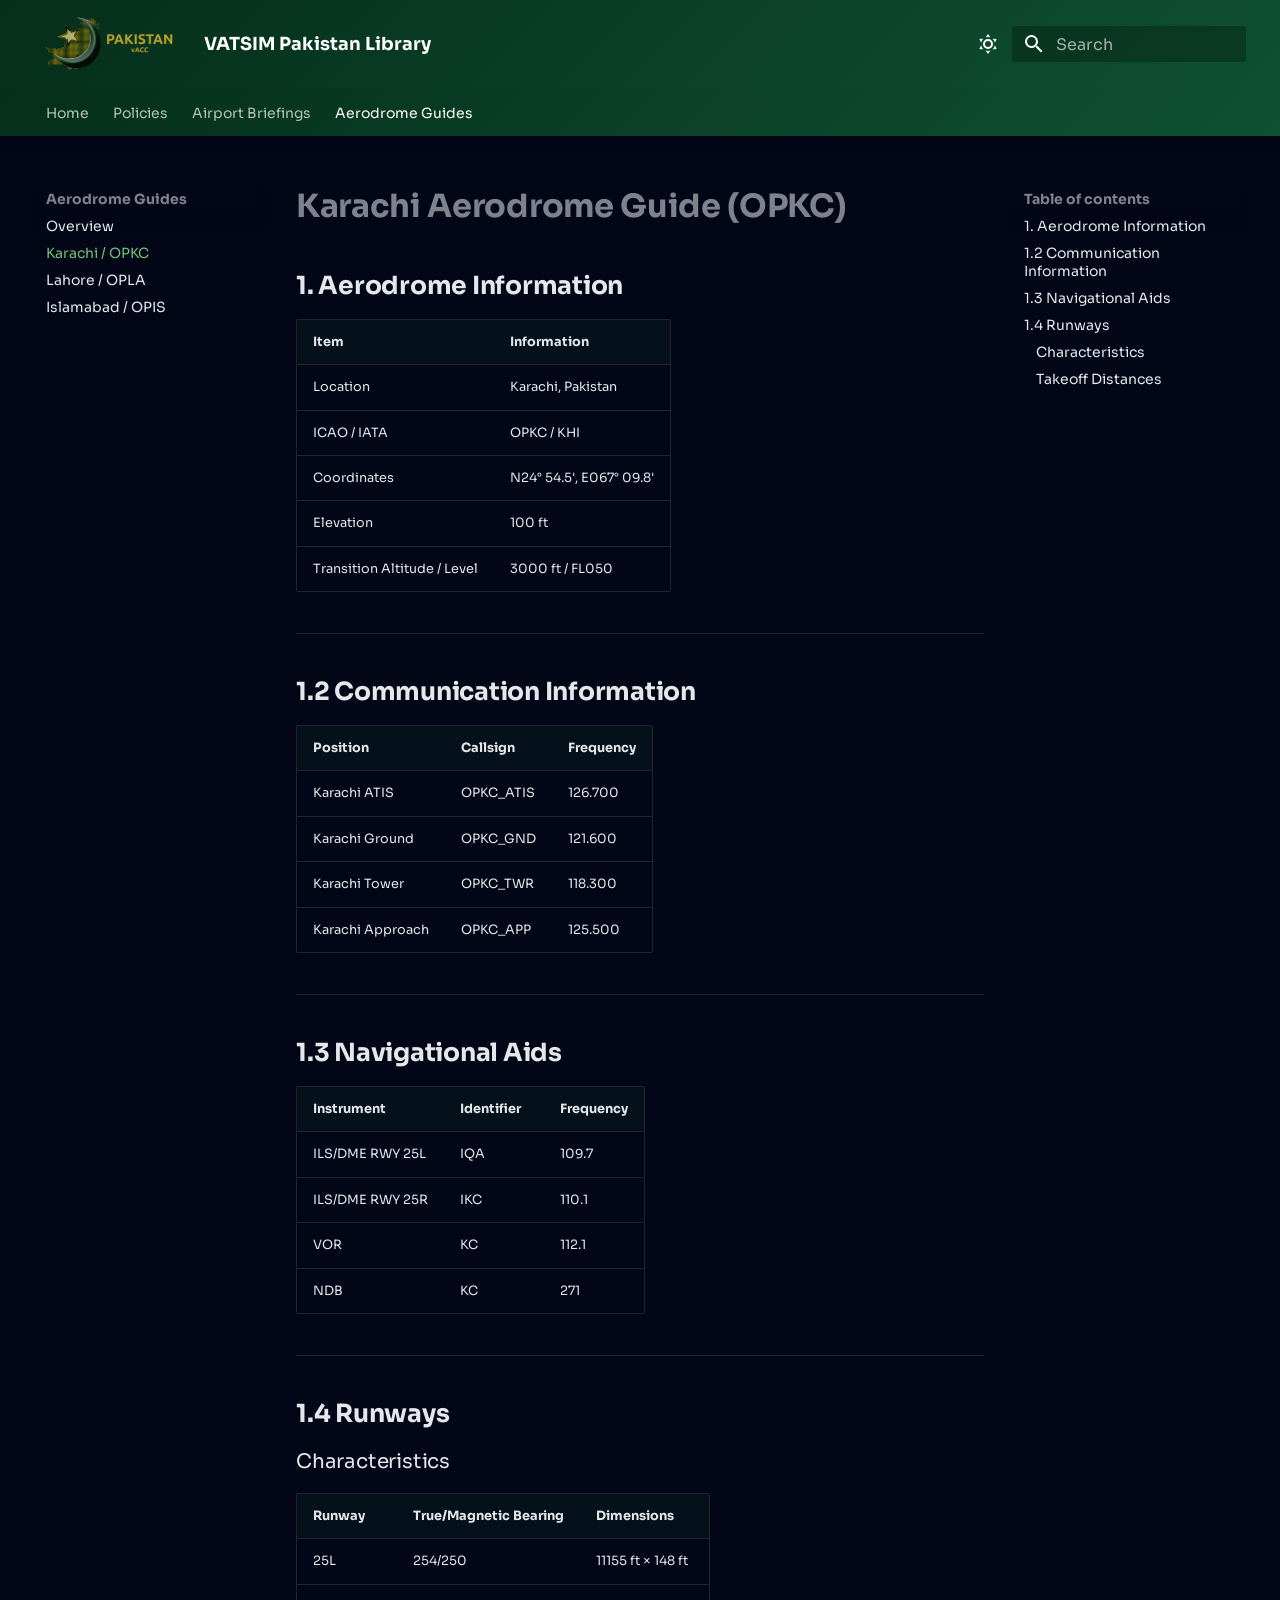
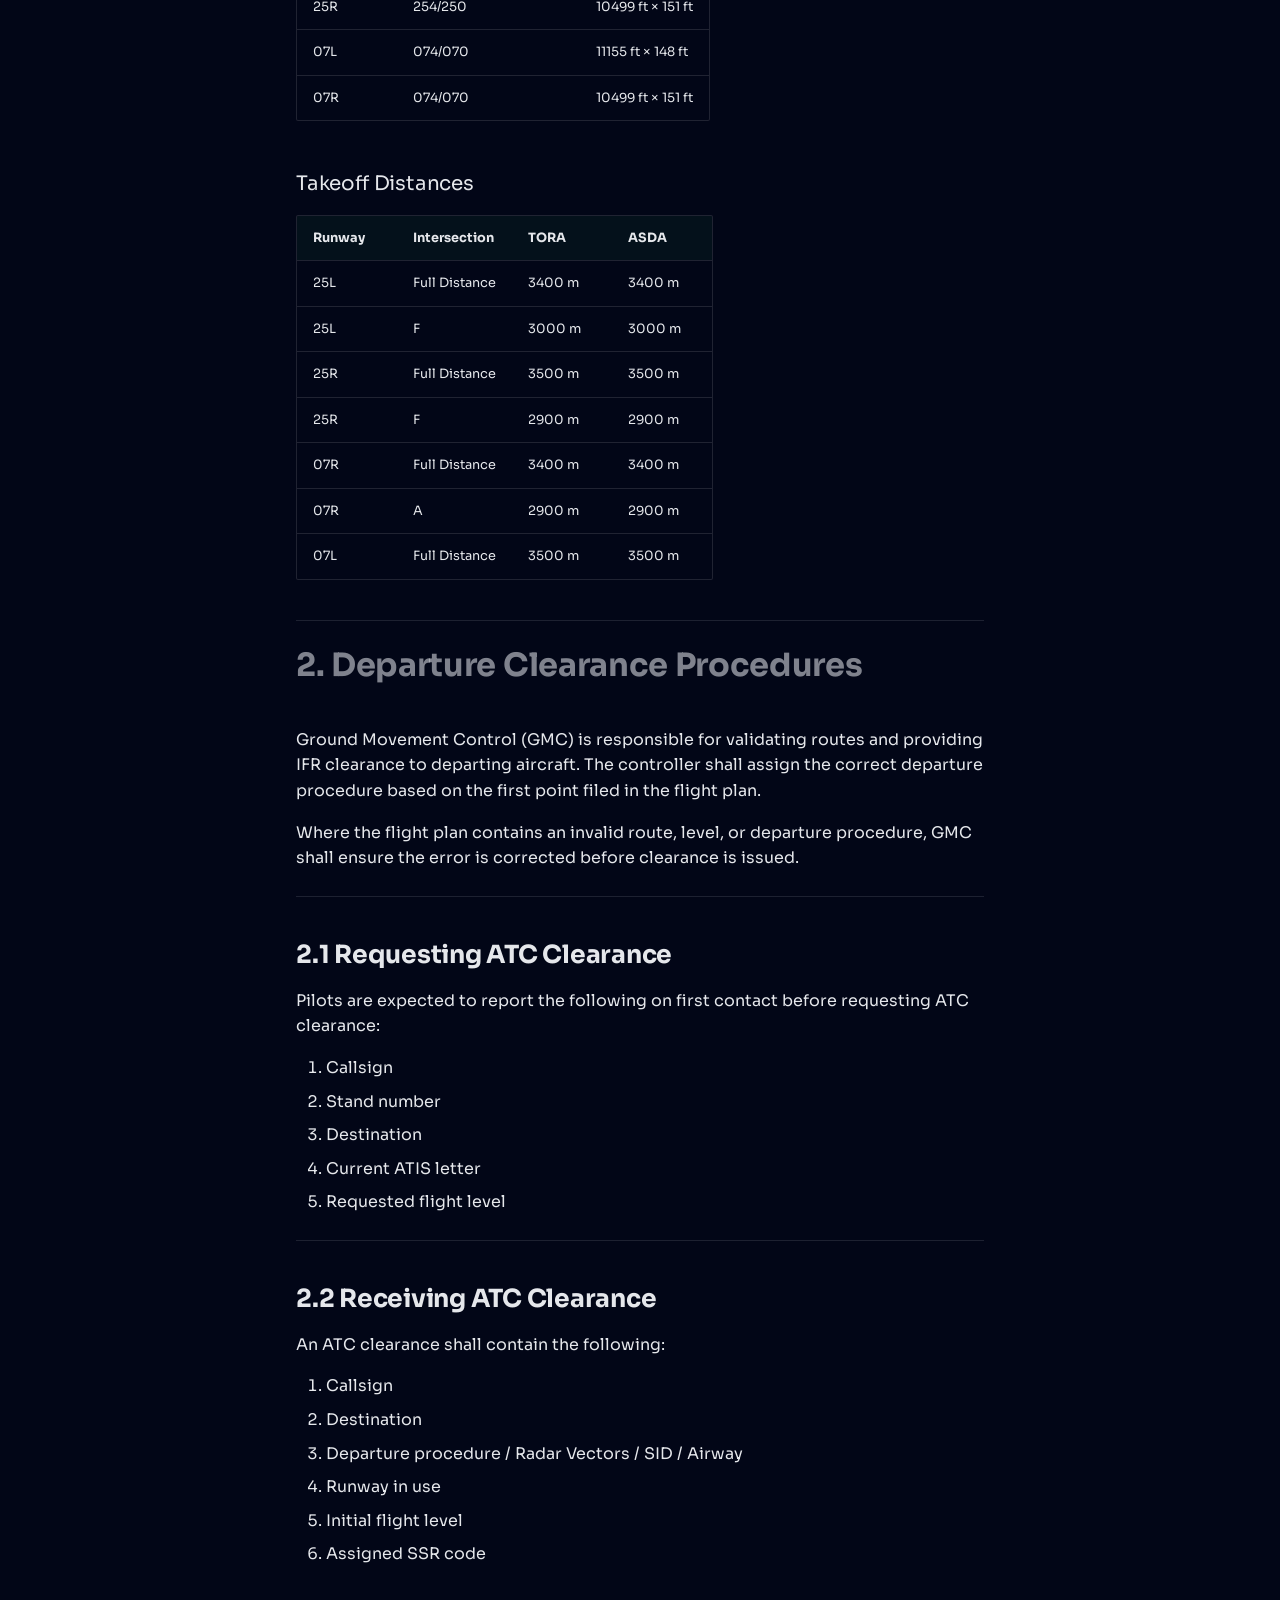
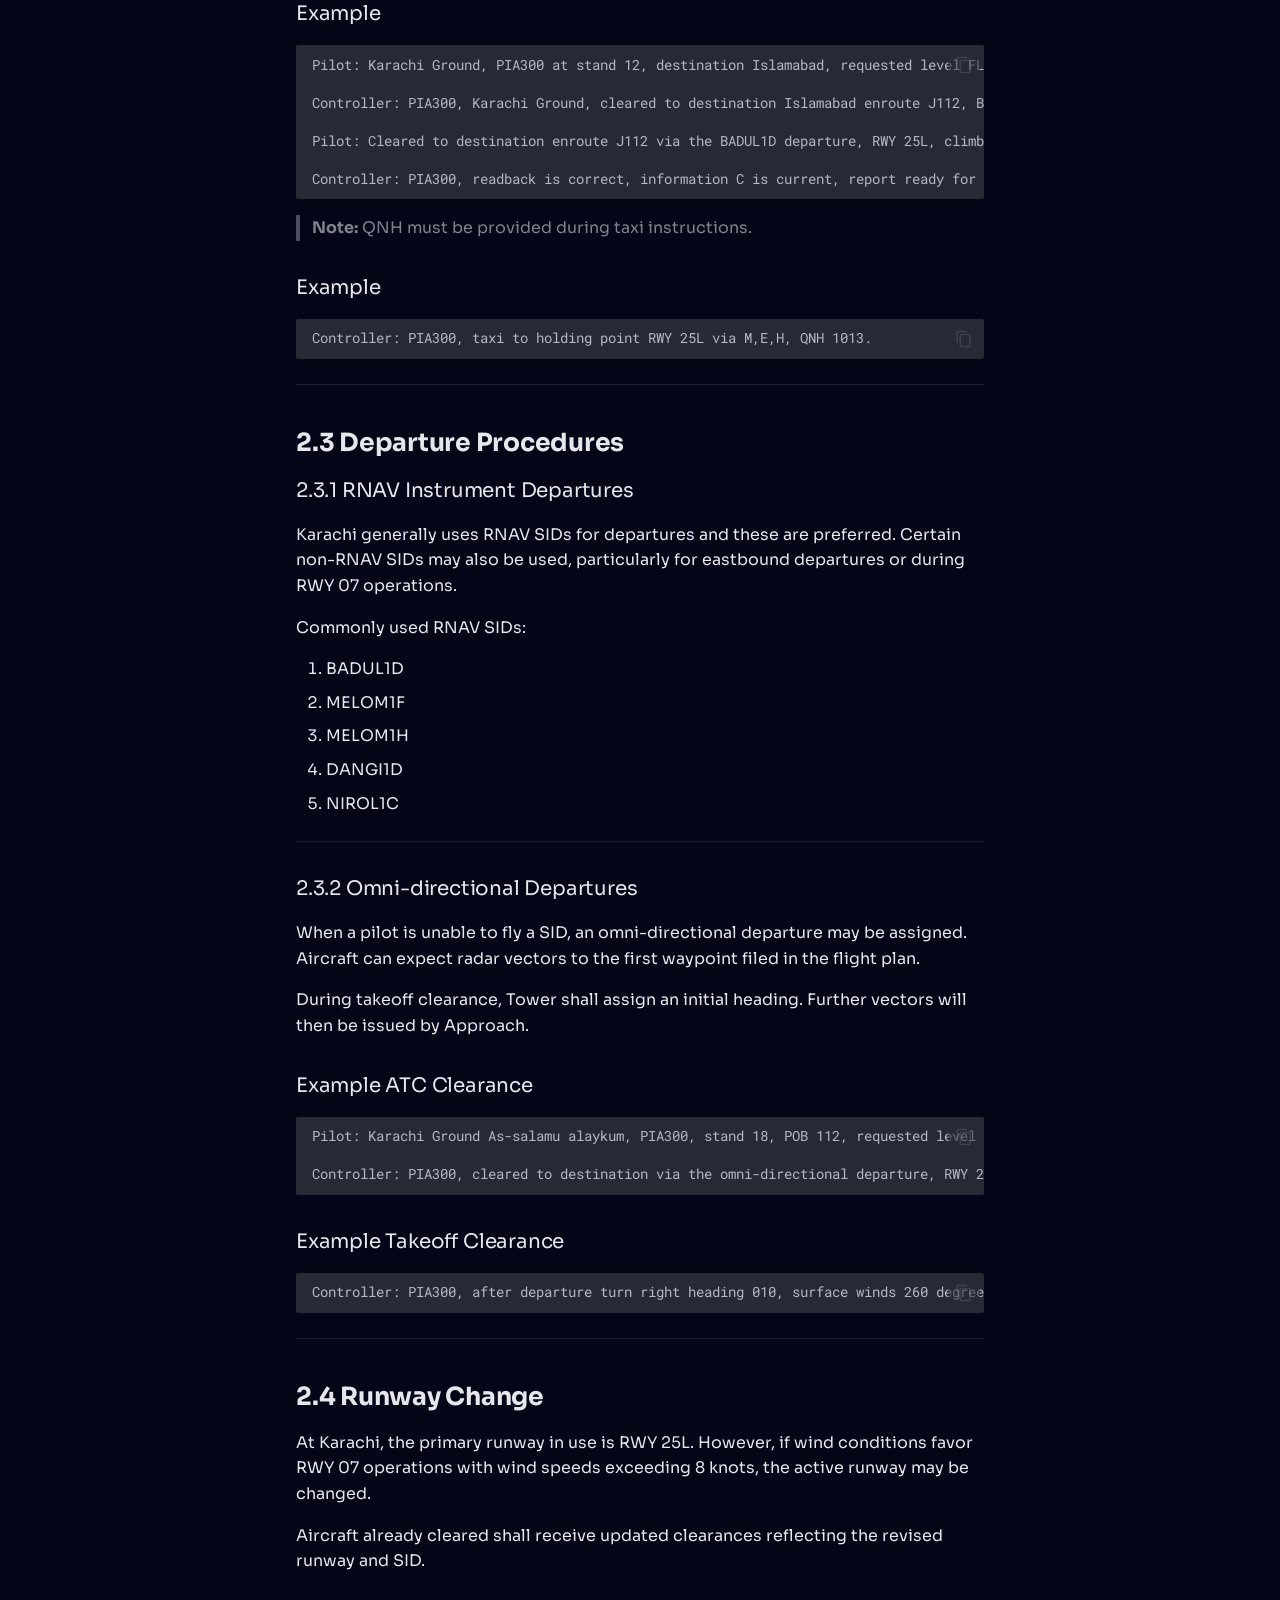
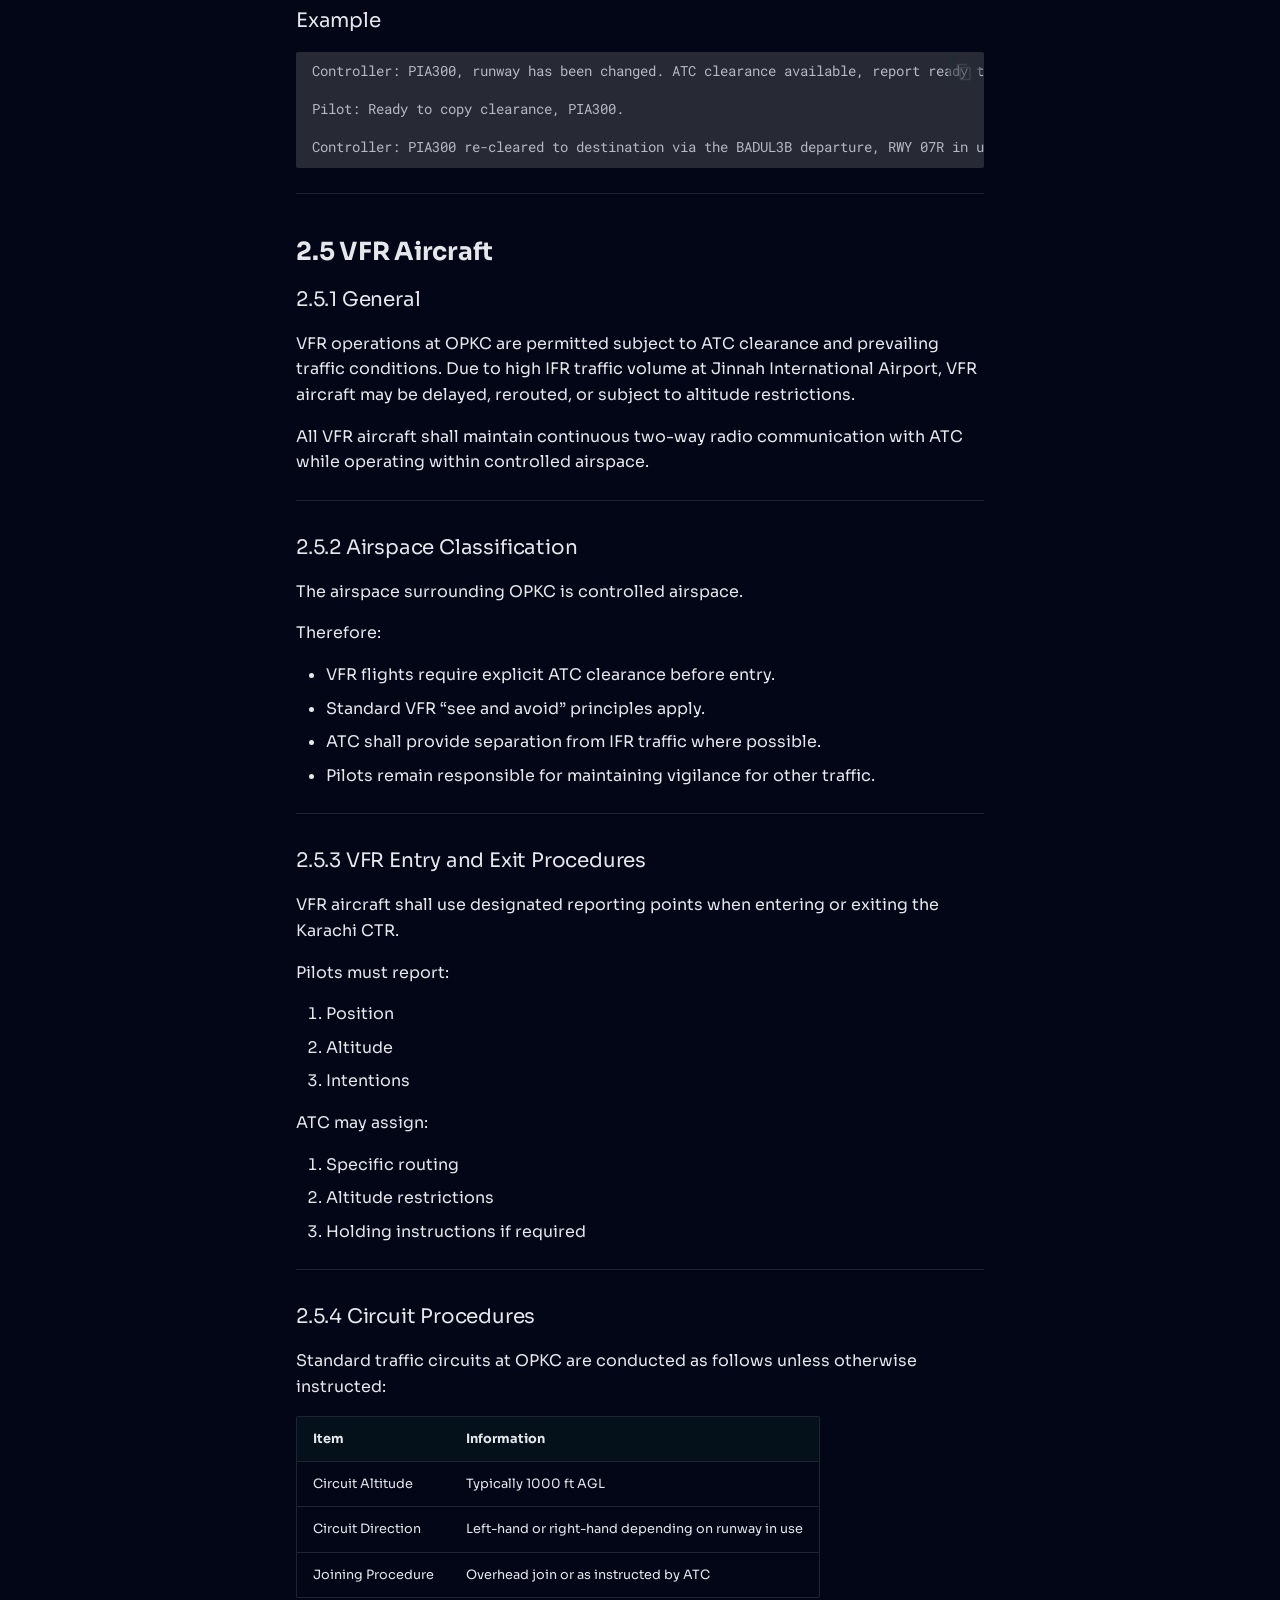
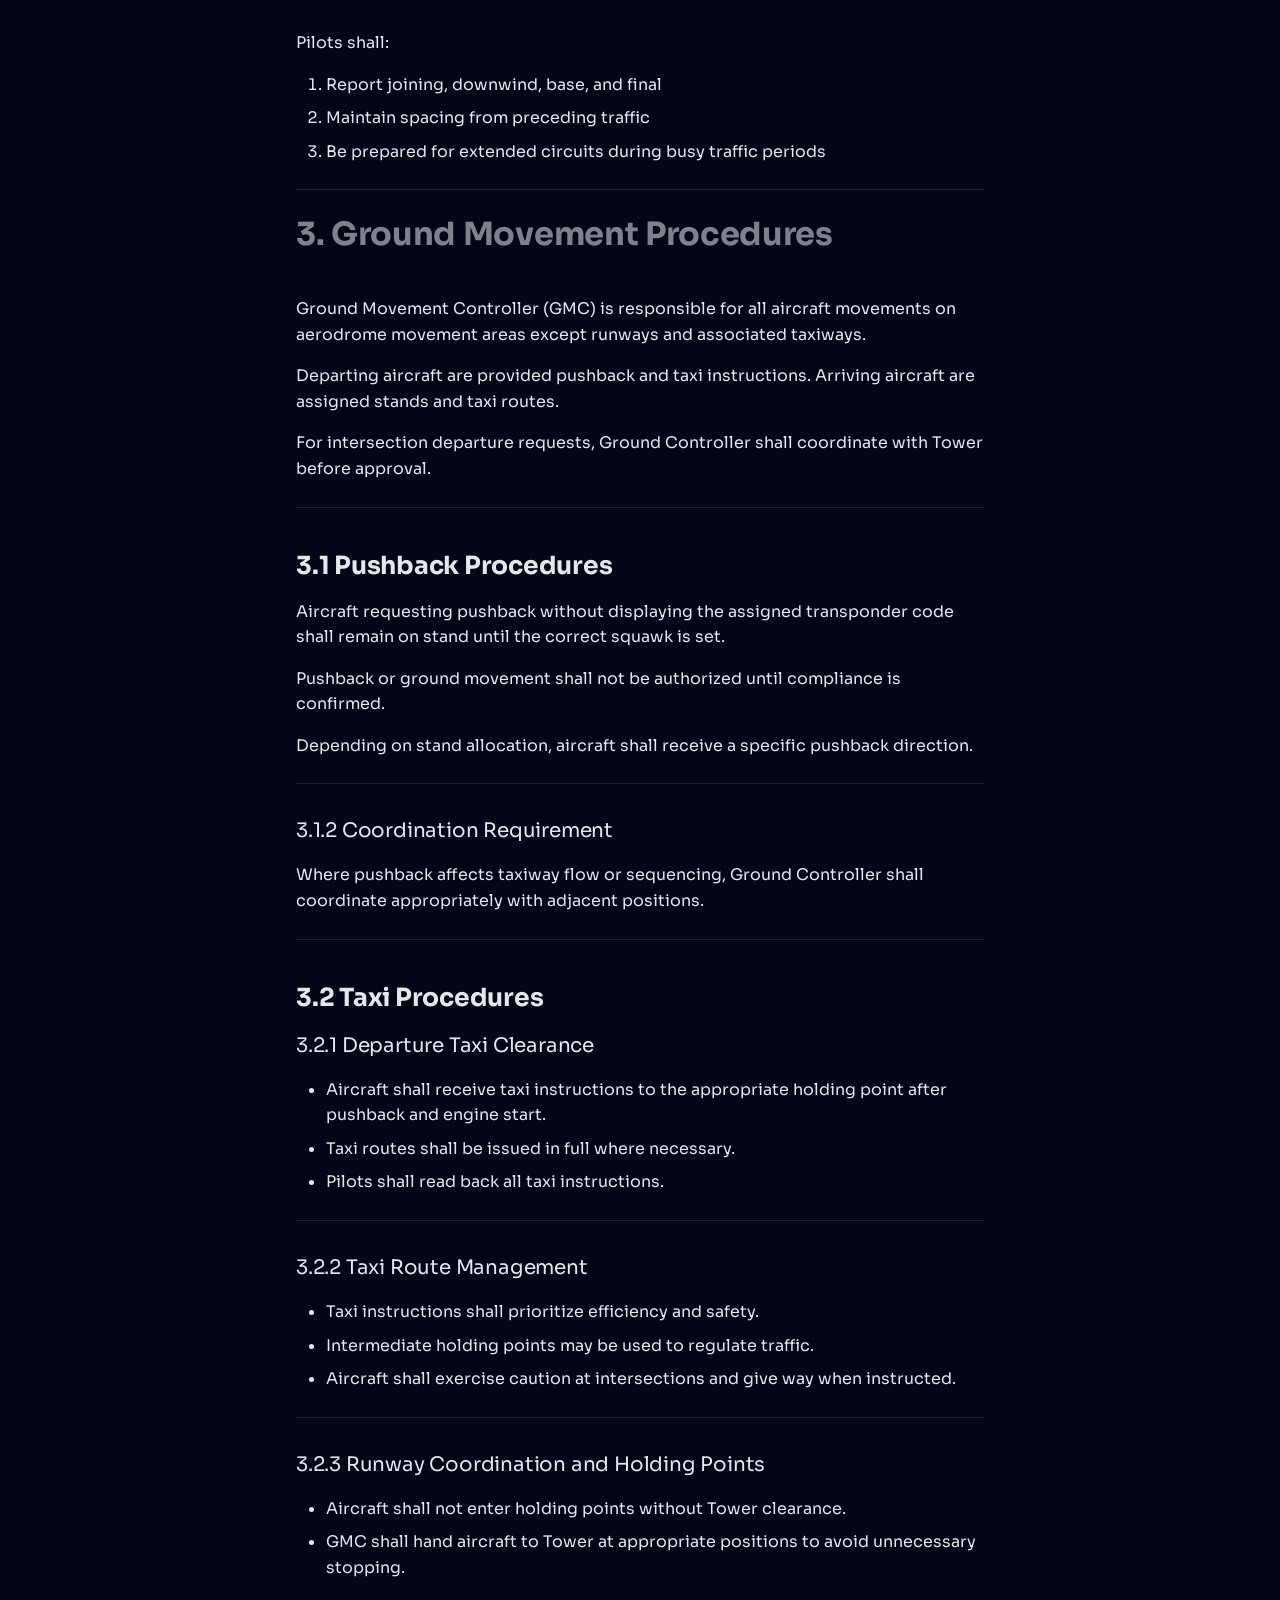
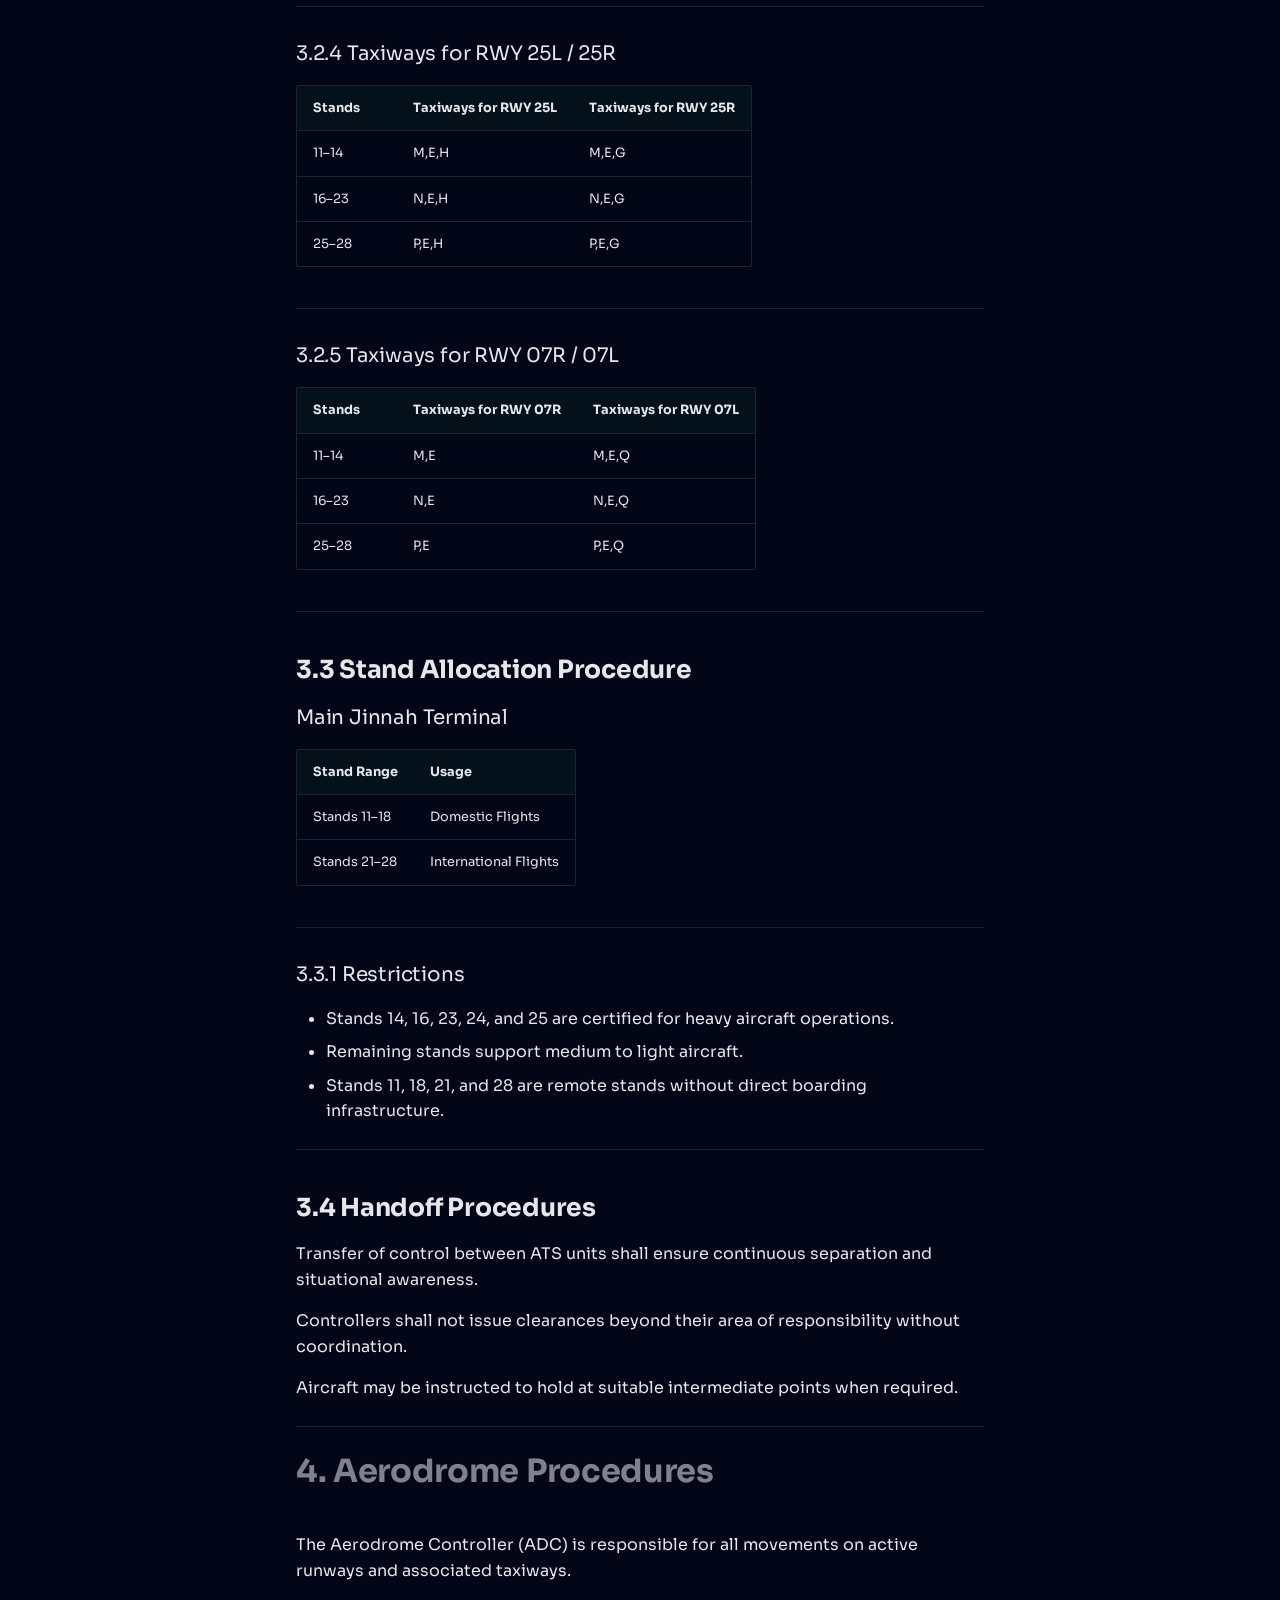
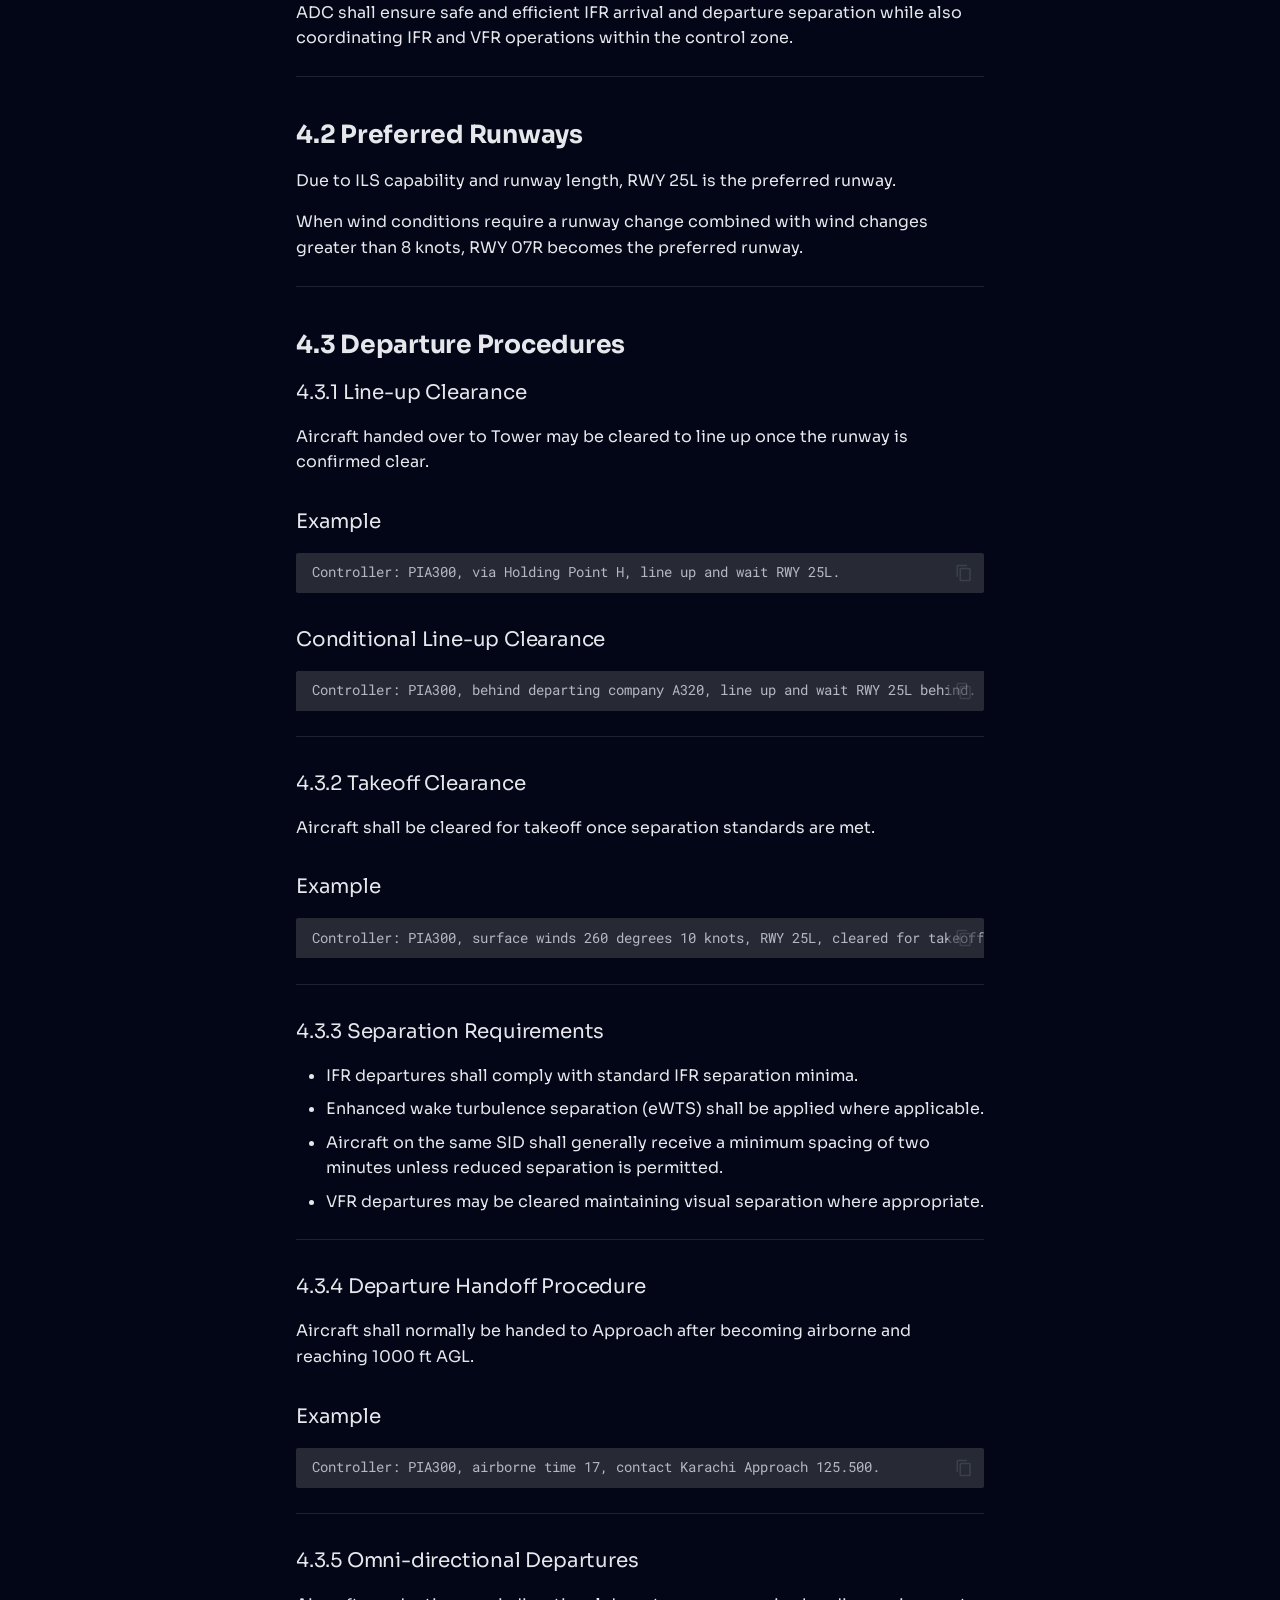
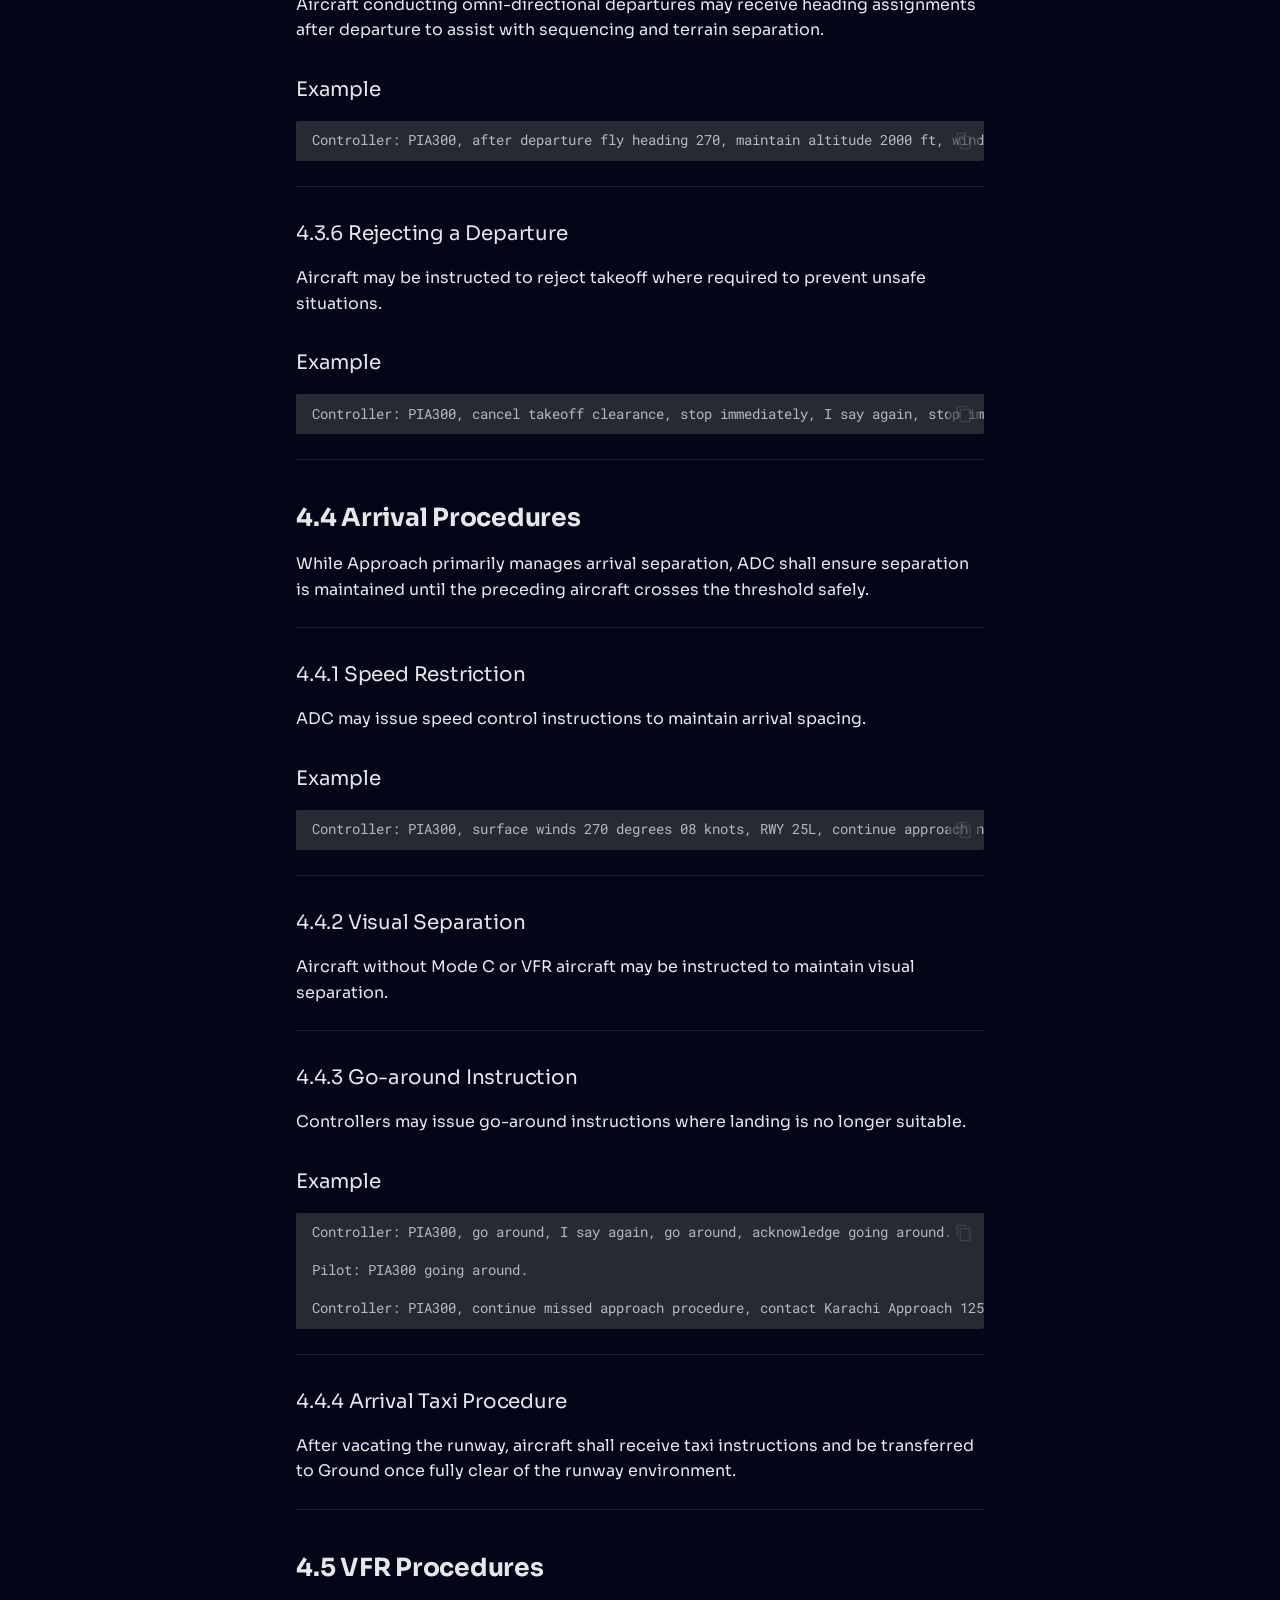
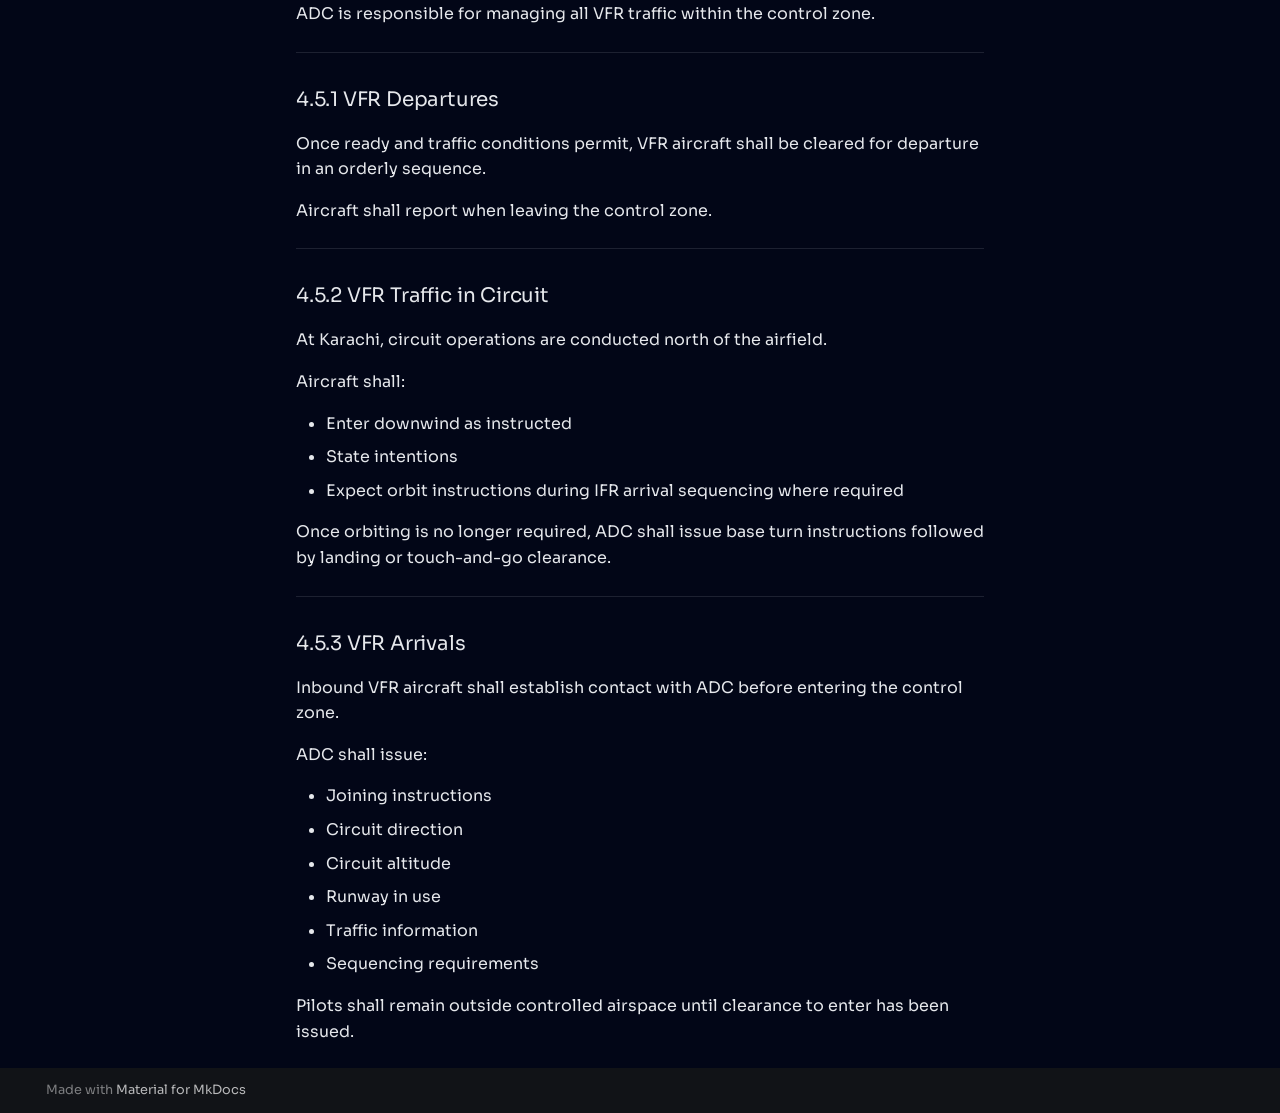
<file: aerodrome-guides/opkc/index.html>
<!doctype html>
<html lang="en" class="no-js">
  <head>
    
      <meta charset="utf-8">
      <meta name="viewport" content="width=device-width,initial-scale=1">
      
        <meta name="description" content="Official documentation, policies, airport briefings, and resources for VATSIM Pakistan.">
      
      
      
        <link rel="canonical" href="https://library.vatsim.pk/aerodrome-guides/opkc/">
      
      
        <link rel="prev" href="../">
      
      
        <link rel="next" href="../opla/">
      
      
        
      
      
      <link rel="icon" href="../../assets/favicon.png">
      <meta name="generator" content="mkdocs-1.6.1, mkdocs-material-9.7.6">
    
    
      
        <title>Karachi / OPKC - VATSIM Pakistan Library</title>
      
    
    
      <link rel="stylesheet" href="../../assets/stylesheets/main.484c7ddc.min.css">
      
        
        <link rel="stylesheet" href="../../assets/stylesheets/palette.ab4e12ef.min.css">
      
      


    
    
      
    
    
      
        
        
        <link rel="preconnect" href="https://fonts.gstatic.com" crossorigin>
        <link rel="stylesheet" href="https://fonts.googleapis.com/css?family=Sora:300,300i,400,400i,700,700i%7CRoboto+Mono:400,400i,700,700i&display=fallback">
        <style>:root{--md-text-font:"Sora";--md-code-font:"Roboto Mono"}</style>
      
    
    
      <link rel="stylesheet" href="../../stylesheets/extra.css">
    
    <script>__md_scope=new URL("../..",location),__md_hash=e=>[...e].reduce(((e,_)=>(e<<5)-e+_.charCodeAt(0)),0),__md_get=(e,_=localStorage,t=__md_scope)=>JSON.parse(_.getItem(t.pathname+"."+e)),__md_set=(e,_,t=localStorage,a=__md_scope)=>{try{t.setItem(a.pathname+"."+e,JSON.stringify(_))}catch(e){}}</script>
    
      

    
    
  </head>
  
  
    
    
      
    
    
    
    
    <body dir="ltr" data-md-color-scheme="slate" data-md-color-primary="green" data-md-color-accent="amber">
  
    
    <input class="md-toggle" data-md-toggle="drawer" type="checkbox" id="__drawer" autocomplete="off">
    <input class="md-toggle" data-md-toggle="search" type="checkbox" id="__search" autocomplete="off">
    <label class="md-overlay" for="__drawer"></label>
    <div data-md-component="skip">
      
        
        <a href="#karachi-aerodrome-guide-opkc" class="md-skip">
          Skip to content
        </a>
      
    </div>
    <div data-md-component="announce">
      
    </div>
    
    
      

  

<header class="md-header md-header--shadow md-header--lifted" data-md-component="header">
  <nav class="md-header__inner md-grid" aria-label="Header">
    <a href="../.." title="VATSIM Pakistan Library" class="md-header__button md-logo" aria-label="VATSIM Pakistan Library" data-md-component="logo">
      
  <img src="../../assets/logo-gold.png" alt="logo">

    </a>
    <label class="md-header__button md-icon" for="__drawer">
      
      <svg xmlns="http://www.w3.org/2000/svg" viewBox="0 0 24 24"><path d="M3 6h18v2H3zm0 5h18v2H3zm0 5h18v2H3z"/></svg>
    </label>
    <div class="md-header__title" data-md-component="header-title">
      <div class="md-header__ellipsis">
        <div class="md-header__topic">
          <span class="md-ellipsis">
            VATSIM Pakistan Library
          </span>
        </div>
        <div class="md-header__topic" data-md-component="header-topic">
          <span class="md-ellipsis">
            
              Karachi / OPKC
            
          </span>
        </div>
      </div>
    </div>
    
      
        <form class="md-header__option" data-md-component="palette">
  
    
    
    
    <input class="md-option" data-md-color-media="" data-md-color-scheme="slate" data-md-color-primary="green" data-md-color-accent="amber"  aria-label="Switch to light mode"  type="radio" name="__palette" id="__palette_0">
    
      <label class="md-header__button md-icon" title="Switch to light mode" for="__palette_1" hidden>
        <svg xmlns="http://www.w3.org/2000/svg" viewBox="0 0 24 24"><path d="M12 7a5 5 0 0 1 5 5 5 5 0 0 1-5 5 5 5 0 0 1-5-5 5 5 0 0 1 5-5m0 2a3 3 0 0 0-3 3 3 3 0 0 0 3 3 3 3 0 0 0 3-3 3 3 0 0 0-3-3m0-7 2.39 3.42C13.65 5.15 12.84 5 12 5s-1.65.15-2.39.42zM3.34 7l4.16-.35A7.2 7.2 0 0 0 5.94 8.5c-.44.74-.69 1.5-.83 2.29zm.02 10 1.76-3.77a7.131 7.131 0 0 0 2.38 4.14zM20.65 7l-1.77 3.79a7.02 7.02 0 0 0-2.38-4.15zm-.01 10-4.14.36c.59-.51 1.12-1.14 1.54-1.86.42-.73.69-1.5.83-2.29zM12 22l-2.41-3.44c.74.27 1.55.44 2.41.44.82 0 1.63-.17 2.37-.44z"/></svg>
      </label>
    
  
    
    
    
    <input class="md-option" data-md-color-media="" data-md-color-scheme="default" data-md-color-primary="green" data-md-color-accent="amber"  aria-label="Switch to dark mode"  type="radio" name="__palette" id="__palette_1">
    
      <label class="md-header__button md-icon" title="Switch to dark mode" for="__palette_0" hidden>
        <svg xmlns="http://www.w3.org/2000/svg" viewBox="0 0 24 24"><path d="m17.75 4.09-2.53 1.94.91 3.06-2.63-1.81-2.63 1.81.91-3.06-2.53-1.94L12.44 4l1.06-3 1.06 3zm3.5 6.91-1.64 1.25.59 1.98-1.7-1.17-1.7 1.17.59-1.98L15.75 11l2.06-.05L18.5 9l.69 1.95zm-2.28 4.95c.83-.08 1.72 1.1 1.19 1.85-.32.45-.66.87-1.08 1.27C15.17 23 8.84 23 4.94 19.07c-3.91-3.9-3.91-10.24 0-14.14.4-.4.82-.76 1.27-1.08.75-.53 1.93.36 1.85 1.19-.27 2.86.69 5.83 2.89 8.02a9.96 9.96 0 0 0 8.02 2.89m-1.64 2.02a12.08 12.08 0 0 1-7.8-3.47c-2.17-2.19-3.33-5-3.49-7.82-2.81 3.14-2.7 7.96.31 10.98 3.02 3.01 7.84 3.12 10.98.31"/></svg>
      </label>
    
  
</form>
      
    
    
      <script>var palette=__md_get("__palette");if(palette&&palette.color){if("(prefers-color-scheme)"===palette.color.media){var media=matchMedia("(prefers-color-scheme: light)"),input=document.querySelector(media.matches?"[data-md-color-media='(prefers-color-scheme: light)']":"[data-md-color-media='(prefers-color-scheme: dark)']");palette.color.media=input.getAttribute("data-md-color-media"),palette.color.scheme=input.getAttribute("data-md-color-scheme"),palette.color.primary=input.getAttribute("data-md-color-primary"),palette.color.accent=input.getAttribute("data-md-color-accent")}for(var[key,value]of Object.entries(palette.color))document.body.setAttribute("data-md-color-"+key,value)}</script>
    
    
    
      
      
        <label class="md-header__button md-icon" for="__search">
          
          <svg xmlns="http://www.w3.org/2000/svg" viewBox="0 0 24 24"><path d="M9.5 3A6.5 6.5 0 0 1 16 9.5c0 1.61-.59 3.09-1.56 4.23l.27.27h.79l5 5-1.5 1.5-5-5v-.79l-.27-.27A6.52 6.52 0 0 1 9.5 16 6.5 6.5 0 0 1 3 9.5 6.5 6.5 0 0 1 9.5 3m0 2C7 5 5 7 5 9.5S7 14 9.5 14 14 12 14 9.5 12 5 9.5 5"/></svg>
        </label>
        <div class="md-search" data-md-component="search" role="dialog">
  <label class="md-search__overlay" for="__search"></label>
  <div class="md-search__inner" role="search">
    <form class="md-search__form" name="search">
      <input type="text" class="md-search__input" name="query" aria-label="Search" placeholder="Search" autocapitalize="off" autocorrect="off" autocomplete="off" spellcheck="false" data-md-component="search-query" required>
      <label class="md-search__icon md-icon" for="__search">
        
        <svg xmlns="http://www.w3.org/2000/svg" viewBox="0 0 24 24"><path d="M9.5 3A6.5 6.5 0 0 1 16 9.5c0 1.61-.59 3.09-1.56 4.23l.27.27h.79l5 5-1.5 1.5-5-5v-.79l-.27-.27A6.52 6.52 0 0 1 9.5 16 6.5 6.5 0 0 1 3 9.5 6.5 6.5 0 0 1 9.5 3m0 2C7 5 5 7 5 9.5S7 14 9.5 14 14 12 14 9.5 12 5 9.5 5"/></svg>
        
        <svg xmlns="http://www.w3.org/2000/svg" viewBox="0 0 24 24"><path d="M20 11v2H8l5.5 5.5-1.42 1.42L4.16 12l7.92-7.92L13.5 5.5 8 11z"/></svg>
      </label>
      <nav class="md-search__options" aria-label="Search">
        
        <button type="reset" class="md-search__icon md-icon" title="Clear" aria-label="Clear" tabindex="-1">
          
          <svg xmlns="http://www.w3.org/2000/svg" viewBox="0 0 24 24"><path d="M19 6.41 17.59 5 12 10.59 6.41 5 5 6.41 10.59 12 5 17.59 6.41 19 12 13.41 17.59 19 19 17.59 13.41 12z"/></svg>
        </button>
      </nav>
      
        <div class="md-search__suggest" data-md-component="search-suggest"></div>
      
    </form>
    <div class="md-search__output">
      <div class="md-search__scrollwrap" tabindex="0" data-md-scrollfix>
        <div class="md-search-result" data-md-component="search-result">
          <div class="md-search-result__meta">
            Initializing search
          </div>
          <ol class="md-search-result__list" role="presentation"></ol>
        </div>
      </div>
    </div>
  </div>
</div>
      
    
    
  </nav>
  
    
      
<nav class="md-tabs" aria-label="Tabs" data-md-component="tabs">
  <div class="md-grid">
    <ul class="md-tabs__list">
      
        
  
  
  
  
    <li class="md-tabs__item">
      <a href="../.." class="md-tabs__link">
        
  
  
    
  
  Home

      </a>
    </li>
  

      
        
  
  
  
  
    
    
      <li class="md-tabs__item">
        <a href="../../policies/" class="md-tabs__link">
          
  
  
  Policies

        </a>
      </li>
    
  

      
        
  
  
  
  
    
    
      <li class="md-tabs__item">
        <a href="../../airport-briefings/" class="md-tabs__link">
          
  
  
  Airport Briefings

        </a>
      </li>
    
  

      
        
  
  
  
    
  
  
    
    
      <li class="md-tabs__item md-tabs__item--active">
        <a href="../" class="md-tabs__link">
          
  
  
  Aerodrome Guides

        </a>
      </li>
    
  

      
    </ul>
  </div>
</nav>
    
  
</header>
    
    <div class="md-container" data-md-component="container">
      
      
        
      
      <main class="md-main" data-md-component="main">
        <div class="md-main__inner md-grid">
          
            
              
              <div class="md-sidebar md-sidebar--primary" data-md-component="sidebar" data-md-type="navigation" >
                <div class="md-sidebar__scrollwrap">
                  <div class="md-sidebar__inner">
                    


  


<nav class="md-nav md-nav--primary md-nav--lifted" aria-label="Navigation" data-md-level="0">
  <label class="md-nav__title" for="__drawer">
    <a href="../.." title="VATSIM Pakistan Library" class="md-nav__button md-logo" aria-label="VATSIM Pakistan Library" data-md-component="logo">
      
  <img src="../../assets/logo-gold.png" alt="logo">

    </a>
    VATSIM Pakistan Library
  </label>
  
  <ul class="md-nav__list" data-md-scrollfix>
    
      
      
  
  
  
  
    <li class="md-nav__item">
      <a href="../.." class="md-nav__link">
        
  
  
  <span class="md-ellipsis">
    
  
    Home
  

    
  </span>
  
  

      </a>
    </li>
  

    
      
      
  
  
  
  
    
    
    
    
      
      
    
    
    <li class="md-nav__item md-nav__item--nested">
      
        
        
        <input class="md-nav__toggle md-toggle " type="checkbox" id="__nav_2" >
        
          
          <label class="md-nav__link" for="__nav_2" id="__nav_2_label" tabindex="0">
            
  
  
  <span class="md-ellipsis">
    
  
    Policies
  

    
  </span>
  
  

            <span class="md-nav__icon md-icon"></span>
          </label>
        
        <nav class="md-nav" data-md-level="1" aria-labelledby="__nav_2_label" aria-expanded="false">
          <label class="md-nav__title" for="__nav_2">
            <span class="md-nav__icon md-icon"></span>
            
  
    Policies
  

          </label>
          <ul class="md-nav__list" data-md-scrollfix>
            
              
                
  
  
  
  
    <li class="md-nav__item">
      <a href="../../policies/" class="md-nav__link">
        
  
  
  <span class="md-ellipsis">
    
  
    Overview
  

    
  </span>
  
  

      </a>
    </li>
  

              
            
              
                
  
  
  
  
    <li class="md-nav__item">
      <a href="../../policies/constitution/" class="md-nav__link">
        
  
  
  <span class="md-ellipsis">
    
  
    Constitution Policy
  

    
  </span>
  
  

      </a>
    </li>
  

              
            
              
                
  
  
  
  
    <li class="md-nav__item">
      <a href="../../policies/atc-policy/" class="md-nav__link">
        
  
  
  <span class="md-ellipsis">
    
  
    ATC Policy
  

    
  </span>
  
  

      </a>
    </li>
  

              
            
              
                
  
  
  
  
    <li class="md-nav__item">
      <a href="../../policies/data-usage-and-handling/" class="md-nav__link">
        
  
  
  <span class="md-ellipsis">
    
  
    Data Usage & Handling
  

    
  </span>
  
  

      </a>
    </li>
  

              
            
          </ul>
        </nav>
      
    </li>
  

    
      
      
  
  
  
  
    
    
    
    
      
      
    
    
    <li class="md-nav__item md-nav__item--nested">
      
        
        
        <input class="md-nav__toggle md-toggle " type="checkbox" id="__nav_3" >
        
          
          <label class="md-nav__link" for="__nav_3" id="__nav_3_label" tabindex="0">
            
  
  
  <span class="md-ellipsis">
    
  
    Airport Briefings
  

    
  </span>
  
  

            <span class="md-nav__icon md-icon"></span>
          </label>
        
        <nav class="md-nav" data-md-level="1" aria-labelledby="__nav_3_label" aria-expanded="false">
          <label class="md-nav__title" for="__nav_3">
            <span class="md-nav__icon md-icon"></span>
            
  
    Airport Briefings
  

          </label>
          <ul class="md-nav__list" data-md-scrollfix>
            
              
                
  
  
  
  
    <li class="md-nav__item">
      <a href="../../airport-briefings/" class="md-nav__link">
        
  
  
  <span class="md-ellipsis">
    
  
    Overview
  

    
  </span>
  
  

      </a>
    </li>
  

              
            
              
                
  
  
  
  
    <li class="md-nav__item">
      <a href="../../airport-briefings/opkc/" class="md-nav__link">
        
  
  
  <span class="md-ellipsis">
    
  
    Karachi / OPKC
  

    
  </span>
  
  

      </a>
    </li>
  

              
            
              
                
  
  
  
  
    <li class="md-nav__item">
      <a href="../../airport-briefings/opla/" class="md-nav__link">
        
  
  
  <span class="md-ellipsis">
    
  
    Lahore / OPLA
  

    
  </span>
  
  

      </a>
    </li>
  

              
            
              
                
  
  
  
  
    <li class="md-nav__item">
      <a href="../../airport-briefings/opis/" class="md-nav__link">
        
  
  
  <span class="md-ellipsis">
    
  
    Islamabad / OPIS
  

    
  </span>
  
  

      </a>
    </li>
  

              
            
          </ul>
        </nav>
      
    </li>
  

    
      
      
  
  
    
  
  
  
    
    
    
    
      
        
        
      
      
    
    
    <li class="md-nav__item md-nav__item--active md-nav__item--section md-nav__item--nested">
      
        
        
        <input class="md-nav__toggle md-toggle " type="checkbox" id="__nav_4" checked>
        
          
          <label class="md-nav__link" for="__nav_4" id="__nav_4_label" tabindex="">
            
  
  
  <span class="md-ellipsis">
    
  
    Aerodrome Guides
  

    
  </span>
  
  

            <span class="md-nav__icon md-icon"></span>
          </label>
        
        <nav class="md-nav" data-md-level="1" aria-labelledby="__nav_4_label" aria-expanded="true">
          <label class="md-nav__title" for="__nav_4">
            <span class="md-nav__icon md-icon"></span>
            
  
    Aerodrome Guides
  

          </label>
          <ul class="md-nav__list" data-md-scrollfix>
            
              
                
  
  
  
  
    <li class="md-nav__item">
      <a href="../" class="md-nav__link">
        
  
  
  <span class="md-ellipsis">
    
  
    Overview
  

    
  </span>
  
  

      </a>
    </li>
  

              
            
              
                
  
  
    
  
  
  
    <li class="md-nav__item md-nav__item--active">
      
      <input class="md-nav__toggle md-toggle" type="checkbox" id="__toc">
      
      
        
      
      
        <label class="md-nav__link md-nav__link--active" for="__toc">
          
  
  
  <span class="md-ellipsis">
    
  
    Karachi / OPKC
  

    
  </span>
  
  

          <span class="md-nav__icon md-icon"></span>
        </label>
      
      <a href="./" class="md-nav__link md-nav__link--active">
        
  
  
  <span class="md-ellipsis">
    
  
    Karachi / OPKC
  

    
  </span>
  
  

      </a>
      
        

<nav class="md-nav md-nav--secondary" aria-label="Table of contents">
  
  
  
    
  
  
    <label class="md-nav__title" for="__toc">
      <span class="md-nav__icon md-icon"></span>
      Table of contents
    </label>
    <ul class="md-nav__list" data-md-component="toc" data-md-scrollfix>
      
        <li class="md-nav__item">
  <a href="#1-aerodrome-information" class="md-nav__link">
    <span class="md-ellipsis">
      
        1. Aerodrome Information
      
    </span>
  </a>
  
</li>
      
        <li class="md-nav__item">
  <a href="#12-communication-information" class="md-nav__link">
    <span class="md-ellipsis">
      
        1.2 Communication Information
      
    </span>
  </a>
  
</li>
      
        <li class="md-nav__item">
  <a href="#13-navigational-aids" class="md-nav__link">
    <span class="md-ellipsis">
      
        1.3 Navigational Aids
      
    </span>
  </a>
  
</li>
      
        <li class="md-nav__item">
  <a href="#14-runways" class="md-nav__link">
    <span class="md-ellipsis">
      
        1.4 Runways
      
    </span>
  </a>
  
    <nav class="md-nav" aria-label="1.4 Runways">
      <ul class="md-nav__list">
        
          <li class="md-nav__item">
  <a href="#characteristics" class="md-nav__link">
    <span class="md-ellipsis">
      
        Characteristics
      
    </span>
  </a>
  
</li>
        
          <li class="md-nav__item">
  <a href="#takeoff-distances" class="md-nav__link">
    <span class="md-ellipsis">
      
        Takeoff Distances
      
    </span>
  </a>
  
</li>
        
      </ul>
    </nav>
  
</li>
      
    </ul>
  
</nav>
      
    </li>
  

              
            
              
                
  
  
  
  
    <li class="md-nav__item">
      <a href="../opla/" class="md-nav__link">
        
  
  
  <span class="md-ellipsis">
    
  
    Lahore / OPLA
  

    
  </span>
  
  

      </a>
    </li>
  

              
            
              
                
  
  
  
  
    <li class="md-nav__item">
      <a href="../opis/" class="md-nav__link">
        
  
  
  <span class="md-ellipsis">
    
  
    Islamabad / OPIS
  

    
  </span>
  
  

      </a>
    </li>
  

              
            
          </ul>
        </nav>
      
    </li>
  

    
  </ul>
</nav>
                  </div>
                </div>
              </div>
            
            
              
              <div class="md-sidebar md-sidebar--secondary" data-md-component="sidebar" data-md-type="toc" >
                <div class="md-sidebar__scrollwrap">
                  <div class="md-sidebar__inner">
                    

<nav class="md-nav md-nav--secondary" aria-label="Table of contents">
  
  
  
    
  
  
    <label class="md-nav__title" for="__toc">
      <span class="md-nav__icon md-icon"></span>
      Table of contents
    </label>
    <ul class="md-nav__list" data-md-component="toc" data-md-scrollfix>
      
        <li class="md-nav__item">
  <a href="#1-aerodrome-information" class="md-nav__link">
    <span class="md-ellipsis">
      
        1. Aerodrome Information
      
    </span>
  </a>
  
</li>
      
        <li class="md-nav__item">
  <a href="#12-communication-information" class="md-nav__link">
    <span class="md-ellipsis">
      
        1.2 Communication Information
      
    </span>
  </a>
  
</li>
      
        <li class="md-nav__item">
  <a href="#13-navigational-aids" class="md-nav__link">
    <span class="md-ellipsis">
      
        1.3 Navigational Aids
      
    </span>
  </a>
  
</li>
      
        <li class="md-nav__item">
  <a href="#14-runways" class="md-nav__link">
    <span class="md-ellipsis">
      
        1.4 Runways
      
    </span>
  </a>
  
    <nav class="md-nav" aria-label="1.4 Runways">
      <ul class="md-nav__list">
        
          <li class="md-nav__item">
  <a href="#characteristics" class="md-nav__link">
    <span class="md-ellipsis">
      
        Characteristics
      
    </span>
  </a>
  
</li>
        
          <li class="md-nav__item">
  <a href="#takeoff-distances" class="md-nav__link">
    <span class="md-ellipsis">
      
        Takeoff Distances
      
    </span>
  </a>
  
</li>
        
      </ul>
    </nav>
  
</li>
      
    </ul>
  
</nav>
                  </div>
                </div>
              </div>
            
          
          
            <div class="md-content" data-md-component="content">
              
              <article class="md-content__inner md-typeset">
                
                  



<h1 id="karachi-aerodrome-guide-opkc">Karachi Aerodrome Guide (OPKC)</h1>
<h2 id="1-aerodrome-information">1. Aerodrome Information</h2>
<table>
<thead>
<tr>
<th>Item</th>
<th>Information</th>
</tr>
</thead>
<tbody>
<tr>
<td>Location</td>
<td>Karachi, Pakistan</td>
</tr>
<tr>
<td>ICAO / IATA</td>
<td>OPKC / KHI</td>
</tr>
<tr>
<td>Coordinates</td>
<td>N24° 54.5', E067° 09.8'</td>
</tr>
<tr>
<td>Elevation</td>
<td>100 ft</td>
</tr>
<tr>
<td>Transition Altitude / Level</td>
<td>3000 ft / FL050</td>
</tr>
</tbody>
</table>
<hr />
<h2 id="12-communication-information">1.2 Communication Information</h2>
<table>
<thead>
<tr>
<th>Position</th>
<th>Callsign</th>
<th>Frequency</th>
</tr>
</thead>
<tbody>
<tr>
<td>Karachi ATIS</td>
<td>OPKC_ATIS</td>
<td>126.700</td>
</tr>
<tr>
<td>Karachi Ground</td>
<td>OPKC_GND</td>
<td>121.600</td>
</tr>
<tr>
<td>Karachi Tower</td>
<td>OPKC_TWR</td>
<td>118.300</td>
</tr>
<tr>
<td>Karachi Approach</td>
<td>OPKC_APP</td>
<td>125.500</td>
</tr>
</tbody>
</table>
<hr />
<h2 id="13-navigational-aids">1.3 Navigational Aids</h2>
<table>
<thead>
<tr>
<th>Instrument</th>
<th>Identifier</th>
<th>Frequency</th>
</tr>
</thead>
<tbody>
<tr>
<td>ILS/DME RWY 25L</td>
<td>IQA</td>
<td>109.7</td>
</tr>
<tr>
<td>ILS/DME RWY 25R</td>
<td>IKC</td>
<td>110.1</td>
</tr>
<tr>
<td>VOR</td>
<td>KC</td>
<td>112.1</td>
</tr>
<tr>
<td>NDB</td>
<td>KC</td>
<td>271</td>
</tr>
</tbody>
</table>
<hr />
<h2 id="14-runways">1.4 Runways</h2>
<h3 id="characteristics">Characteristics</h3>
<table>
<thead>
<tr>
<th>Runway</th>
<th>True/Magnetic Bearing</th>
<th>Dimensions</th>
</tr>
</thead>
<tbody>
<tr>
<td>25L</td>
<td>254/250</td>
<td>11155 ft × 148 ft</td>
</tr>
<tr>
<td>25R</td>
<td>254/250</td>
<td>10499 ft × 151 ft</td>
</tr>
<tr>
<td>07L</td>
<td>074/070</td>
<td>11155 ft × 148 ft</td>
</tr>
<tr>
<td>07R</td>
<td>074/070</td>
<td>10499 ft × 151 ft</td>
</tr>
</tbody>
</table>
<h3 id="takeoff-distances">Takeoff Distances</h3>
<table>
<thead>
<tr>
<th>Runway</th>
<th>Intersection</th>
<th>TORA</th>
<th>ASDA</th>
</tr>
</thead>
<tbody>
<tr>
<td>25L</td>
<td>Full Distance</td>
<td>3400 m</td>
<td>3400 m</td>
</tr>
<tr>
<td>25L</td>
<td>F</td>
<td>3000 m</td>
<td>3000 m</td>
</tr>
<tr>
<td>25R</td>
<td>Full Distance</td>
<td>3500 m</td>
<td>3500 m</td>
</tr>
<tr>
<td>25R</td>
<td>F</td>
<td>2900 m</td>
<td>2900 m</td>
</tr>
<tr>
<td>07R</td>
<td>Full Distance</td>
<td>3400 m</td>
<td>3400 m</td>
</tr>
<tr>
<td>07R</td>
<td>A</td>
<td>2900 m</td>
<td>2900 m</td>
</tr>
<tr>
<td>07L</td>
<td>Full Distance</td>
<td>3500 m</td>
<td>3500 m</td>
</tr>
</tbody>
</table>
<hr />
<h1 id="2-departure-clearance-procedures">2. Departure Clearance Procedures</h1>
<p>Ground Movement Control (GMC) is responsible for validating routes and providing IFR clearance to departing aircraft. The controller shall assign the correct departure procedure based on the first point filed in the flight plan.</p>
<p>Where the flight plan contains an invalid route, level, or departure procedure, GMC shall ensure the error is corrected before clearance is issued.</p>
<hr />
<h2 id="21-requesting-atc-clearance">2.1 Requesting ATC Clearance</h2>
<p>Pilots are expected to report the following on first contact before requesting ATC clearance:</p>
<ol>
<li>Callsign</li>
<li>Stand number</li>
<li>Destination</li>
<li>Current ATIS letter</li>
<li>Requested flight level</li>
</ol>
<hr />
<h2 id="22-receiving-atc-clearance">2.2 Receiving ATC Clearance</h2>
<p>An ATC clearance shall contain the following:</p>
<ol>
<li>Callsign</li>
<li>Destination</li>
<li>Departure procedure / Radar Vectors / SID / Airway</li>
<li>Runway in use</li>
<li>Initial flight level</li>
<li>Assigned SSR code</li>
</ol>
<h3 id="example">Example</h3>
<pre><code class="language-text">Pilot: Karachi Ground, PIA300 at stand 12, destination Islamabad, requested level FL390, we have information C, requesting ATC clearance.

Controller: PIA300, Karachi Ground, cleared to destination Islamabad enroute J112, BADUL1D departure, RWY 25L in use, initially climb and maintain FL070, expect higher enroute, squawk on departure 3642.

Pilot: Cleared to destination enroute J112 via the BADUL1D departure, RWY 25L, climb initially FL070, squawk 3642, PIA300.

Controller: PIA300, readback is correct, information C is current, report ready for push and start.
</code></pre>
<blockquote>
<p><strong>Note:</strong> QNH must be provided during taxi instructions.</p>
</blockquote>
<h3 id="example_1">Example</h3>
<pre><code class="language-text">Controller: PIA300, taxi to holding point RWY 25L via M,E,H, QNH 1013.
</code></pre>
<hr />
<h2 id="23-departure-procedures">2.3 Departure Procedures</h2>
<h3 id="231-rnav-instrument-departures">2.3.1 RNAV Instrument Departures</h3>
<p>Karachi generally uses RNAV SIDs for departures and these are preferred. Certain non-RNAV SIDs may also be used, particularly for eastbound departures or during RWY 07 operations.</p>
<p>Commonly used RNAV SIDs:</p>
<ol>
<li>BADUL1D</li>
<li>MELOM1F</li>
<li>MELOM1H</li>
<li>DANGI1D</li>
<li>NIROL1C</li>
</ol>
<hr />
<h3 id="232-omni-directional-departures">2.3.2 Omni-directional Departures</h3>
<p>When a pilot is unable to fly a SID, an omni-directional departure may be assigned. Aircraft can expect radar vectors to the first waypoint filed in the flight plan.</p>
<p>During takeoff clearance, Tower shall assign an initial heading. Further vectors will then be issued by Approach.</p>
<h3 id="example-atc-clearance">Example ATC Clearance</h3>
<pre><code class="language-text">Pilot: Karachi Ground As-salamu alaykum, PIA300, stand 18, POB 112, requested level 370, request IFR clearance to Lahore, we are unable to accept SID.

Controller: PIA300, cleared to destination via the omni-directional departure, RWY 25L in use, initially climb and maintain FL070, squawk 3642.
</code></pre>
<h3 id="example-takeoff-clearance">Example Takeoff Clearance</h3>
<pre><code class="language-text">Controller: PIA300, after departure turn right heading 010, surface winds 260 degrees 08 knots, RWY 25L, cleared for takeoff.
</code></pre>
<hr />
<h2 id="24-runway-change">2.4 Runway Change</h2>
<p>At Karachi, the primary runway in use is RWY 25L. However, if wind conditions favor RWY 07 operations with wind speeds exceeding 8 knots, the active runway may be changed.</p>
<p>Aircraft already cleared shall receive updated clearances reflecting the revised runway and SID.</p>
<h3 id="example_2">Example</h3>
<pre><code class="language-text">Controller: PIA300, runway has been changed. ATC clearance available, report ready to copy.

Pilot: Ready to copy clearance, PIA300.

Controller: PIA300 re-cleared to destination via the BADUL3B departure, RWY 07R in use, initially climb to FL070, squawk 3642.
</code></pre>
<hr />
<h2 id="25-vfr-aircraft">2.5 VFR Aircraft</h2>
<h3 id="251-general">2.5.1 General</h3>
<p>VFR operations at OPKC are permitted subject to ATC clearance and prevailing traffic conditions. Due to high IFR traffic volume at Jinnah International Airport, VFR aircraft may be delayed, rerouted, or subject to altitude restrictions.</p>
<p>All VFR aircraft shall maintain continuous two-way radio communication with ATC while operating within controlled airspace.</p>
<hr />
<h3 id="252-airspace-classification">2.5.2 Airspace Classification</h3>
<p>The airspace surrounding OPKC is controlled airspace.</p>
<p>Therefore:</p>
<ul>
<li>VFR flights require explicit ATC clearance before entry.</li>
<li>Standard VFR “see and avoid” principles apply.</li>
<li>ATC shall provide separation from IFR traffic where possible.</li>
<li>Pilots remain responsible for maintaining vigilance for other traffic.</li>
</ul>
<hr />
<h3 id="253-vfr-entry-and-exit-procedures">2.5.3 VFR Entry and Exit Procedures</h3>
<p>VFR aircraft shall use designated reporting points when entering or exiting the Karachi CTR.</p>
<p>Pilots must report:</p>
<ol>
<li>Position</li>
<li>Altitude</li>
<li>Intentions</li>
</ol>
<p>ATC may assign:</p>
<ol>
<li>Specific routing</li>
<li>Altitude restrictions</li>
<li>Holding instructions if required</li>
</ol>
<hr />
<h3 id="254-circuit-procedures">2.5.4 Circuit Procedures</h3>
<p>Standard traffic circuits at OPKC are conducted as follows unless otherwise instructed:</p>
<table>
<thead>
<tr>
<th>Item</th>
<th>Information</th>
</tr>
</thead>
<tbody>
<tr>
<td>Circuit Altitude</td>
<td>Typically 1000 ft AGL</td>
</tr>
<tr>
<td>Circuit Direction</td>
<td>Left-hand or right-hand depending on runway in use</td>
</tr>
<tr>
<td>Joining Procedure</td>
<td>Overhead join or as instructed by ATC</td>
</tr>
</tbody>
</table>
<p>Pilots shall:</p>
<ol>
<li>Report joining, downwind, base, and final</li>
<li>Maintain spacing from preceding traffic</li>
<li>Be prepared for extended circuits during busy traffic periods</li>
</ol>
<hr />
<h1 id="3-ground-movement-procedures">3. Ground Movement Procedures</h1>
<p>Ground Movement Controller (GMC) is responsible for all aircraft movements on aerodrome movement areas except runways and associated taxiways.</p>
<p>Departing aircraft are provided pushback and taxi instructions. Arriving aircraft are assigned stands and taxi routes.</p>
<p>For intersection departure requests, Ground Controller shall coordinate with Tower before approval.</p>
<hr />
<h2 id="31-pushback-procedures">3.1 Pushback Procedures</h2>
<p>Aircraft requesting pushback without displaying the assigned transponder code shall remain on stand until the correct squawk is set.</p>
<p>Pushback or ground movement shall not be authorized until compliance is confirmed.</p>
<p>Depending on stand allocation, aircraft shall receive a specific pushback direction.</p>
<hr />
<h3 id="312-coordination-requirement">3.1.2 Coordination Requirement</h3>
<p>Where pushback affects taxiway flow or sequencing, Ground Controller shall coordinate appropriately with adjacent positions.</p>
<hr />
<h2 id="32-taxi-procedures">3.2 Taxi Procedures</h2>
<h3 id="321-departure-taxi-clearance">3.2.1 Departure Taxi Clearance</h3>
<ul>
<li>Aircraft shall receive taxi instructions to the appropriate holding point after pushback and engine start.</li>
<li>Taxi routes shall be issued in full where necessary.</li>
<li>Pilots shall read back all taxi instructions.</li>
</ul>
<hr />
<h3 id="322-taxi-route-management">3.2.2 Taxi Route Management</h3>
<ul>
<li>Taxi instructions shall prioritize efficiency and safety.</li>
<li>Intermediate holding points may be used to regulate traffic.</li>
<li>Aircraft shall exercise caution at intersections and give way when instructed.</li>
</ul>
<hr />
<h3 id="323-runway-coordination-and-holding-points">3.2.3 Runway Coordination and Holding Points</h3>
<ul>
<li>Aircraft shall not enter holding points without Tower clearance.</li>
<li>GMC shall hand aircraft to Tower at appropriate positions to avoid unnecessary stopping.</li>
</ul>
<hr />
<h3 id="324-taxiways-for-rwy-25l-25r">3.2.4 Taxiways for RWY 25L / 25R</h3>
<table>
<thead>
<tr>
<th>Stands</th>
<th>Taxiways for RWY 25L</th>
<th>Taxiways for RWY 25R</th>
</tr>
</thead>
<tbody>
<tr>
<td>11–14</td>
<td>M,E,H</td>
<td>M,E,G</td>
</tr>
<tr>
<td>16–23</td>
<td>N,E,H</td>
<td>N,E,G</td>
</tr>
<tr>
<td>25–28</td>
<td>P,E,H</td>
<td>P,E,G</td>
</tr>
</tbody>
</table>
<hr />
<h3 id="325-taxiways-for-rwy-07r-07l">3.2.5 Taxiways for RWY 07R / 07L</h3>
<table>
<thead>
<tr>
<th>Stands</th>
<th>Taxiways for RWY 07R</th>
<th>Taxiways for RWY 07L</th>
</tr>
</thead>
<tbody>
<tr>
<td>11–14</td>
<td>M,E</td>
<td>M,E,Q</td>
</tr>
<tr>
<td>16–23</td>
<td>N,E</td>
<td>N,E,Q</td>
</tr>
<tr>
<td>25–28</td>
<td>P,E</td>
<td>P,E,Q</td>
</tr>
</tbody>
</table>
<hr />
<h2 id="33-stand-allocation-procedure">3.3 Stand Allocation Procedure</h2>
<h3 id="main-jinnah-terminal">Main Jinnah Terminal</h3>
<table>
<thead>
<tr>
<th>Stand Range</th>
<th>Usage</th>
</tr>
</thead>
<tbody>
<tr>
<td>Stands 11–18</td>
<td>Domestic Flights</td>
</tr>
<tr>
<td>Stands 21–28</td>
<td>International Flights</td>
</tr>
</tbody>
</table>
<hr />
<h3 id="331-restrictions">3.3.1 Restrictions</h3>
<ul>
<li>Stands 14, 16, 23, 24, and 25 are certified for heavy aircraft operations.</li>
<li>Remaining stands support medium to light aircraft.</li>
<li>Stands 11, 18, 21, and 28 are remote stands without direct boarding infrastructure.</li>
</ul>
<hr />
<h2 id="34-handoff-procedures">3.4 Handoff Procedures</h2>
<p>Transfer of control between ATS units shall ensure continuous separation and situational awareness.</p>
<p>Controllers shall not issue clearances beyond their area of responsibility without coordination.</p>
<p>Aircraft may be instructed to hold at suitable intermediate points when required.</p>
<hr />
<h1 id="4-aerodrome-procedures">4. Aerodrome Procedures</h1>
<p>The Aerodrome Controller (ADC) is responsible for all movements on active runways and associated taxiways.</p>
<p>ADC shall ensure safe and efficient IFR arrival and departure separation while also coordinating IFR and VFR operations within the control zone.</p>
<hr />
<h2 id="42-preferred-runways">4.2 Preferred Runways</h2>
<p>Due to ILS capability and runway length, RWY 25L is the preferred runway.</p>
<p>When wind conditions require a runway change combined with wind changes greater than 8 knots, RWY 07R becomes the preferred runway.</p>
<hr />
<h2 id="43-departure-procedures">4.3 Departure Procedures</h2>
<h3 id="431-line-up-clearance">4.3.1 Line-up Clearance</h3>
<p>Aircraft handed over to Tower may be cleared to line up once the runway is confirmed clear.</p>
<h3 id="example_3">Example</h3>
<pre><code class="language-text">Controller: PIA300, via Holding Point H, line up and wait RWY 25L.
</code></pre>
<h3 id="conditional-line-up-clearance">Conditional Line-up Clearance</h3>
<pre><code class="language-text">Controller: PIA300, behind departing company A320, line up and wait RWY 25L behind.
</code></pre>
<hr />
<h3 id="432-takeoff-clearance">4.3.2 Takeoff Clearance</h3>
<p>Aircraft shall be cleared for takeoff once separation standards are met.</p>
<h3 id="example_4">Example</h3>
<pre><code class="language-text">Controller: PIA300, surface winds 260 degrees 10 knots, RWY 25L, cleared for takeoff.
</code></pre>
<hr />
<h3 id="433-separation-requirements">4.3.3 Separation Requirements</h3>
<ul>
<li>IFR departures shall comply with standard IFR separation minima.</li>
<li>Enhanced wake turbulence separation (eWTS) shall be applied where applicable.</li>
<li>Aircraft on the same SID shall generally receive a minimum spacing of two minutes unless reduced separation is permitted.</li>
<li>VFR departures may be cleared maintaining visual separation where appropriate.</li>
</ul>
<hr />
<h3 id="434-departure-handoff-procedure">4.3.4 Departure Handoff Procedure</h3>
<p>Aircraft shall normally be handed to Approach after becoming airborne and reaching 1000 ft AGL.</p>
<h3 id="example_5">Example</h3>
<pre><code class="language-text">Controller: PIA300, airborne time 17, contact Karachi Approach 125.500.
</code></pre>
<hr />
<h3 id="435-omni-directional-departures">4.3.5 Omni-directional Departures</h3>
<p>Aircraft conducting omni-directional departures may receive heading assignments after departure to assist with sequencing and terrain separation.</p>
<h3 id="example_6">Example</h3>
<pre><code class="language-text">Controller: PIA300, after departure fly heading 270, maintain altitude 2000 ft, wind 280 degrees 6 knots, RWY 25L, cleared for takeoff.
</code></pre>
<hr />
<h3 id="436-rejecting-a-departure">4.3.6 Rejecting a Departure</h3>
<p>Aircraft may be instructed to reject takeoff where required to prevent unsafe situations.</p>
<h3 id="example_7">Example</h3>
<pre><code class="language-text">Controller: PIA300, cancel takeoff clearance, stop immediately, I say again, stop immediately.
</code></pre>
<hr />
<h2 id="44-arrival-procedures">4.4 Arrival Procedures</h2>
<p>While Approach primarily manages arrival separation, ADC shall ensure separation is maintained until the preceding aircraft crosses the threshold safely.</p>
<hr />
<h3 id="441-speed-restriction">4.4.1 Speed Restriction</h3>
<p>ADC may issue speed control instructions to maintain arrival spacing.</p>
<h3 id="example_8">Example</h3>
<pre><code class="language-text">Controller: PIA300, surface winds 270 degrees 08 knots, RWY 25L, continue approach number 2, reduce to minimum approach speed for separation.
</code></pre>
<hr />
<h3 id="442-visual-separation">4.4.2 Visual Separation</h3>
<p>Aircraft without Mode C or VFR aircraft may be instructed to maintain visual separation.</p>
<hr />
<h3 id="443-go-around-instruction">4.4.3 Go-around Instruction</h3>
<p>Controllers may issue go-around instructions where landing is no longer suitable.</p>
<h3 id="example_9">Example</h3>
<pre><code class="language-text">Controller: PIA300, go around, I say again, go around, acknowledge going around.

Pilot: PIA300 going around.

Controller: PIA300, continue missed approach procedure, contact Karachi Approach 125.500.
</code></pre>
<hr />
<h3 id="444-arrival-taxi-procedure">4.4.4 Arrival Taxi Procedure</h3>
<p>After vacating the runway, aircraft shall receive taxi instructions and be transferred to Ground once fully clear of the runway environment.</p>
<hr />
<h2 id="45-vfr-procedures">4.5 VFR Procedures</h2>
<p>ADC is responsible for managing all VFR traffic within the control zone.</p>
<hr />
<h3 id="451-vfr-departures">4.5.1 VFR Departures</h3>
<p>Once ready and traffic conditions permit, VFR aircraft shall be cleared for departure in an orderly sequence.</p>
<p>Aircraft shall report when leaving the control zone.</p>
<hr />
<h3 id="452-vfr-traffic-in-circuit">4.5.2 VFR Traffic in Circuit</h3>
<p>At Karachi, circuit operations are conducted north of the airfield.</p>
<p>Aircraft shall:</p>
<ul>
<li>Enter downwind as instructed</li>
<li>State intentions</li>
<li>Expect orbit instructions during IFR arrival sequencing where required</li>
</ul>
<p>Once orbiting is no longer required, ADC shall issue base turn instructions followed by landing or touch-and-go clearance.</p>
<hr />
<h3 id="453-vfr-arrivals">4.5.3 VFR Arrivals</h3>
<p>Inbound VFR aircraft shall establish contact with ADC before entering the control zone.</p>
<p>ADC shall issue:</p>
<ul>
<li>Joining instructions</li>
<li>Circuit direction</li>
<li>Circuit altitude</li>
<li>Runway in use</li>
<li>Traffic information</li>
<li>Sequencing requirements</li>
</ul>
<p>Pilots shall remain outside controlled airspace until clearance to enter has been issued.</p>












                
              </article>
            </div>
          
          
<script>var target=document.getElementById(location.hash.slice(1));target&&target.name&&(target.checked=target.name.startsWith("__tabbed_"))</script>
        </div>
        
          <button type="button" class="md-top md-icon" data-md-component="top" hidden>
  
  <svg xmlns="http://www.w3.org/2000/svg" viewBox="0 0 24 24"><path d="M13 20h-2V8l-5.5 5.5-1.42-1.42L12 4.16l7.92 7.92-1.42 1.42L13 8z"/></svg>
  Back to top
</button>
        
      </main>
      
        <footer class="md-footer">
  
  <div class="md-footer-meta md-typeset">
    <div class="md-footer-meta__inner md-grid">
      <div class="md-copyright">
  
  
    Made with
    <a href="https://squidfunk.github.io/mkdocs-material/" target="_blank" rel="noopener">
      Material for MkDocs
    </a>
  
</div>
      
    </div>
  </div>
</footer>
      
    </div>
    <div class="md-dialog" data-md-component="dialog">
      <div class="md-dialog__inner md-typeset"></div>
    </div>
    
    
    
      
      
      <script id="__config" type="application/json">{"annotate": null, "base": "../..", "features": ["navigation.tabs", "navigation.tabs.sticky", "navigation.top", "navigation.tracking", "search.highlight", "search.suggest", "content.code.copy"], "search": "../../assets/javascripts/workers/search.2c215733.min.js", "tags": null, "translations": {"clipboard.copied": "Copied to clipboard", "clipboard.copy": "Copy to clipboard", "search.result.more.one": "1 more on this page", "search.result.more.other": "# more on this page", "search.result.none": "No matching documents", "search.result.one": "1 matching document", "search.result.other": "# matching documents", "search.result.placeholder": "Type to start searching", "search.result.term.missing": "Missing", "select.version": "Select version"}, "version": null}</script>
    
    
      <script src="../../assets/javascripts/bundle.79ae519e.min.js"></script>
      
    
  </body>
</html>
</file>
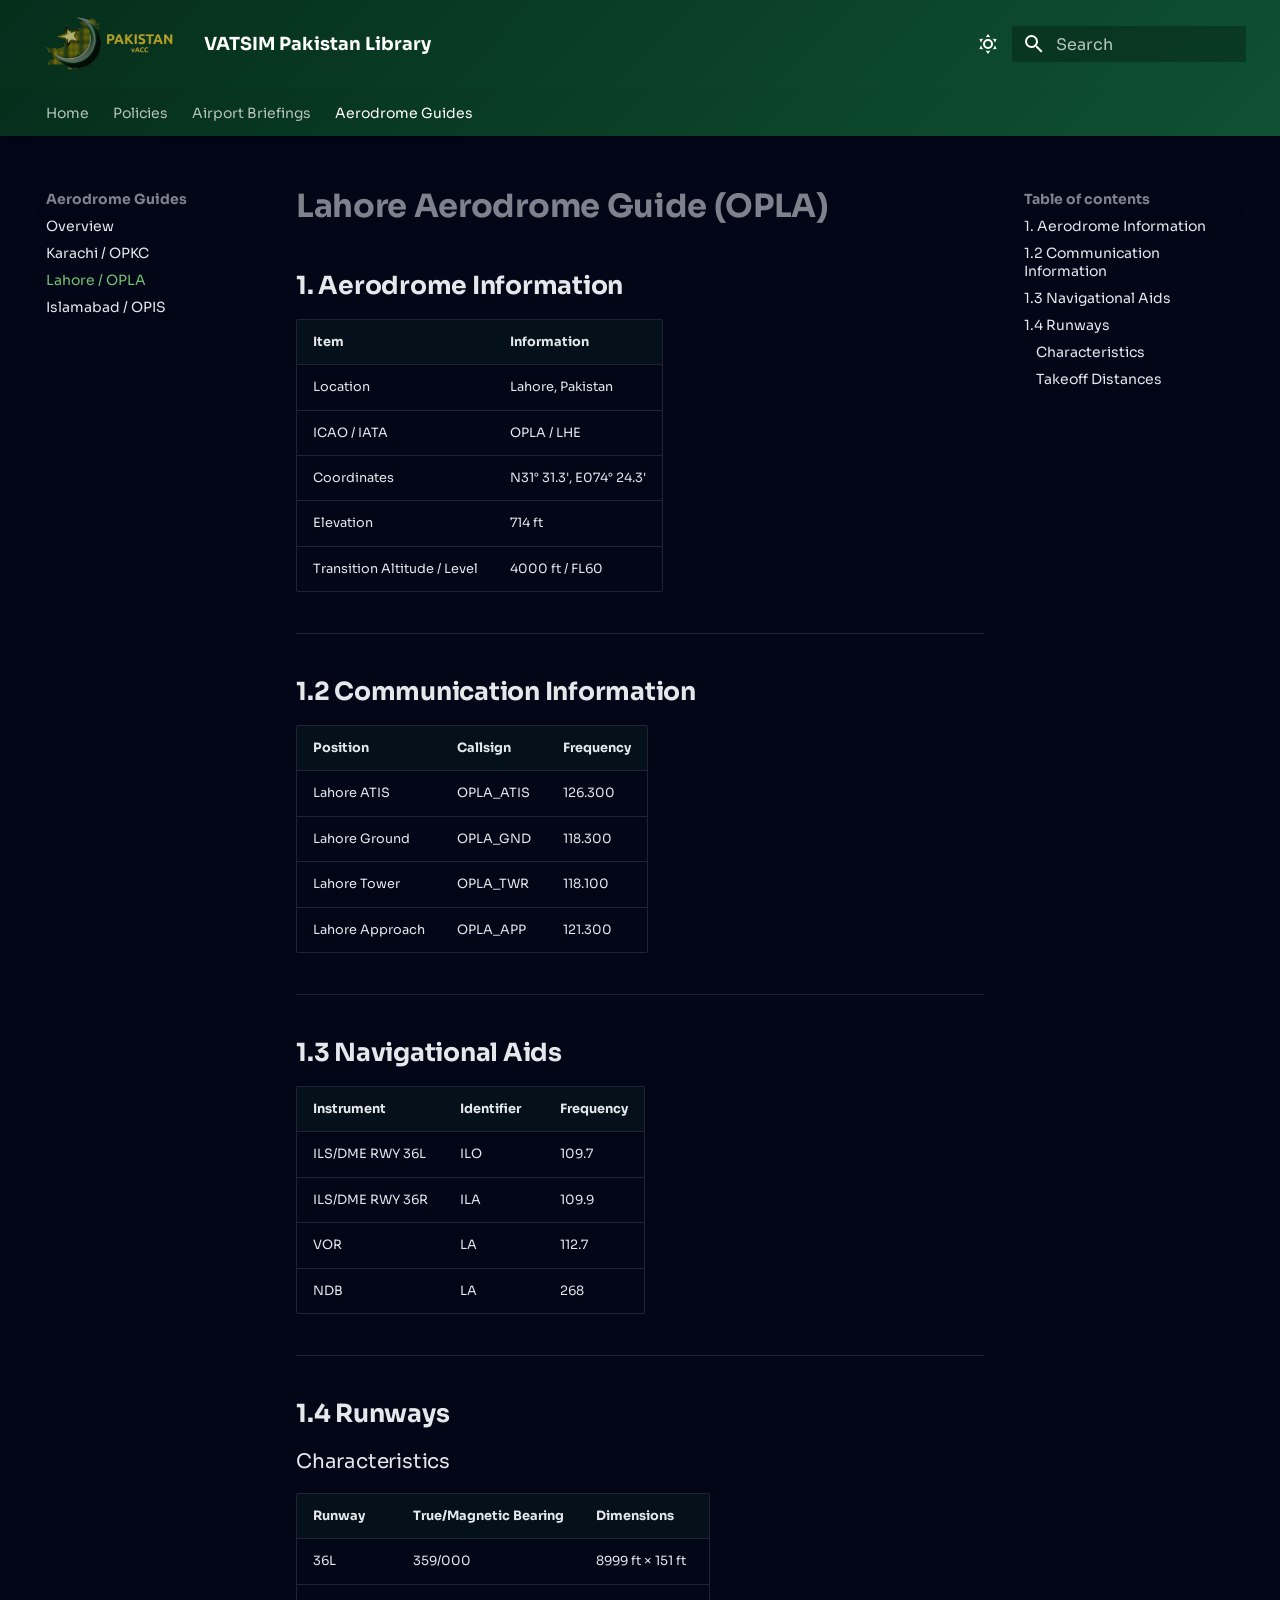
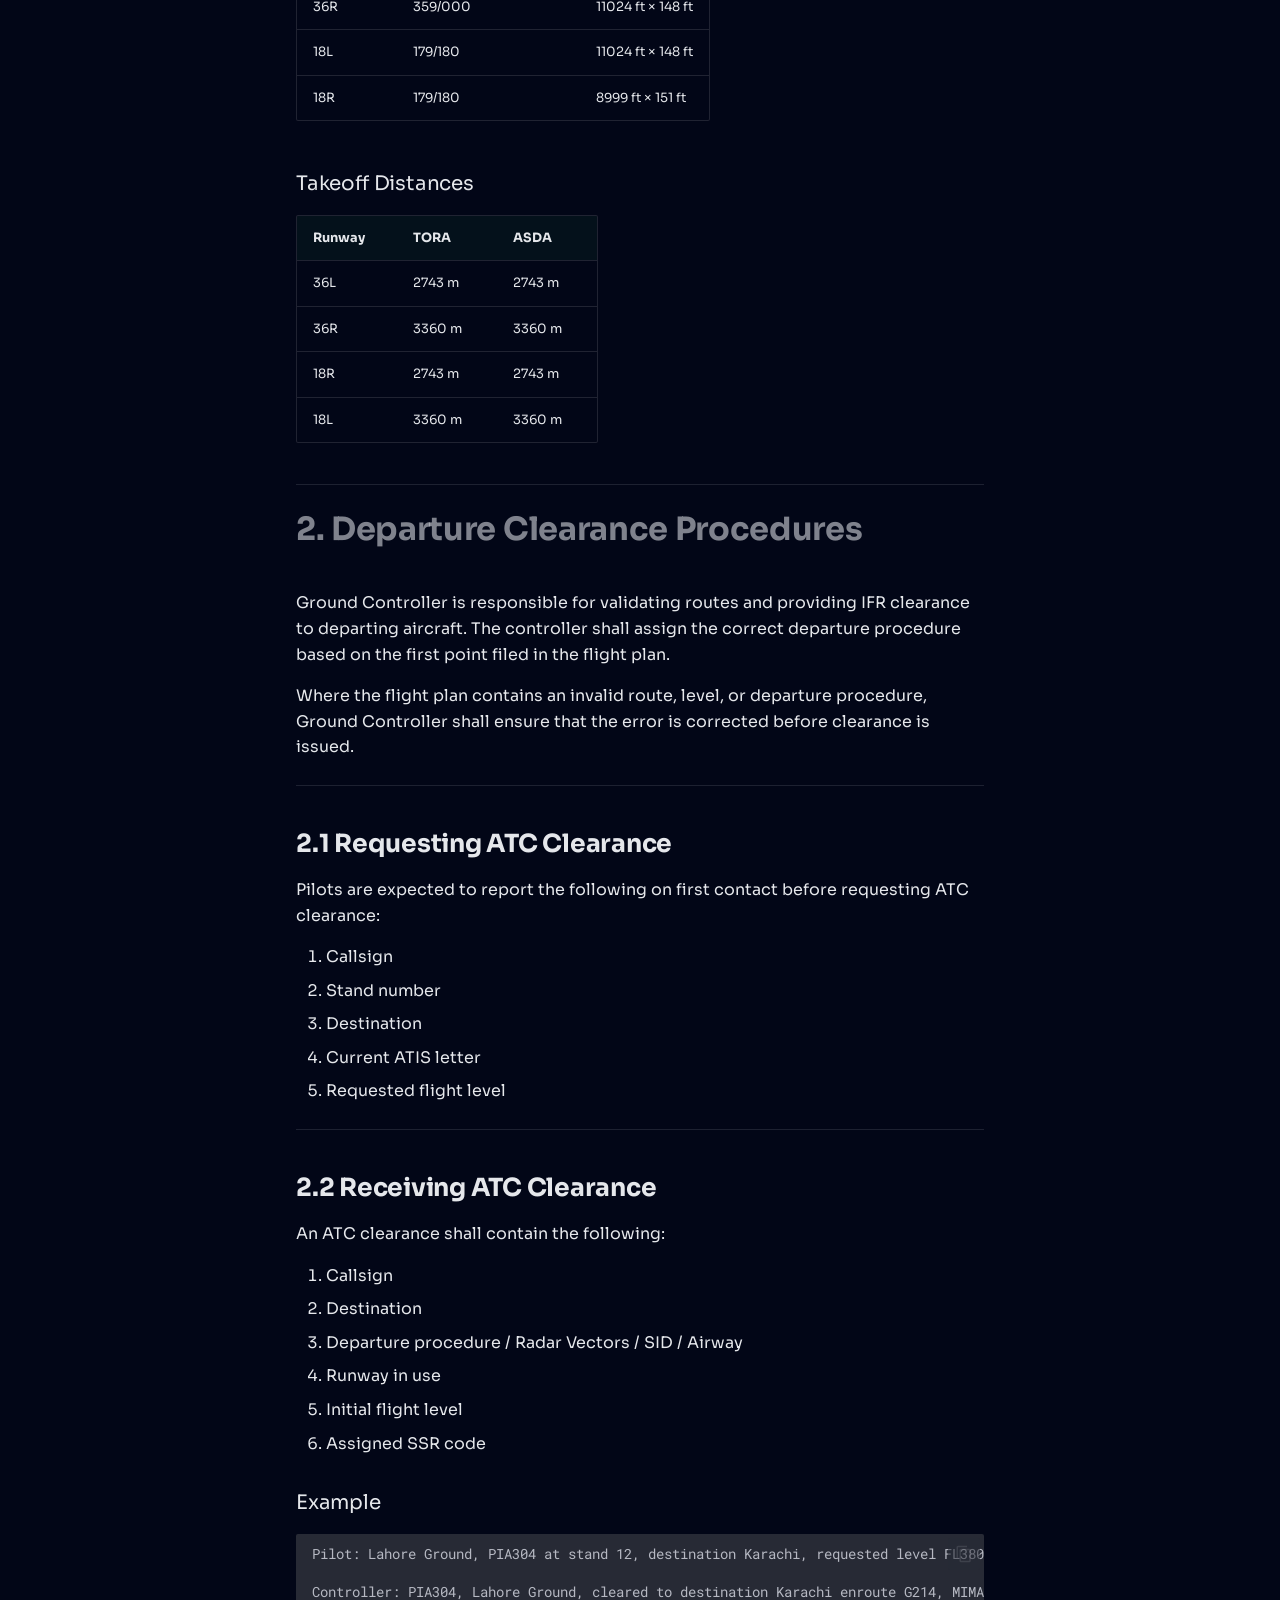
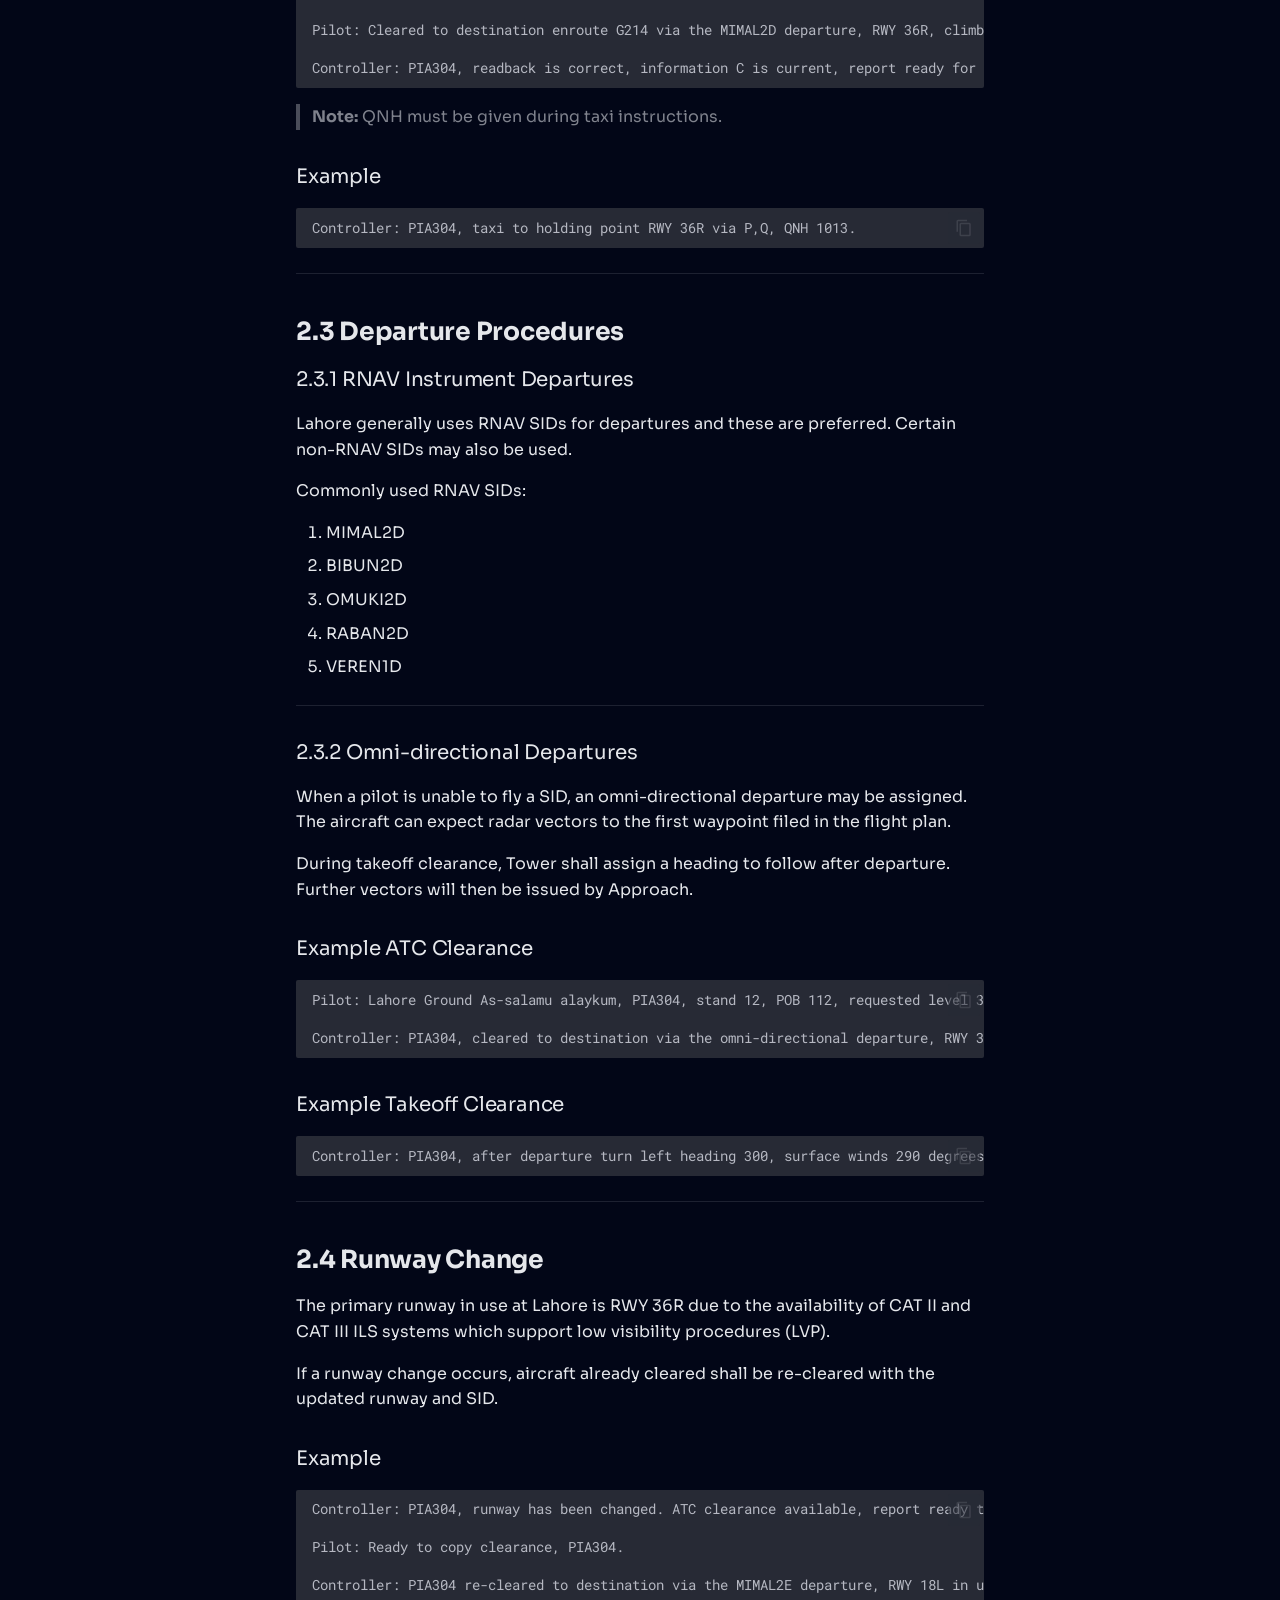
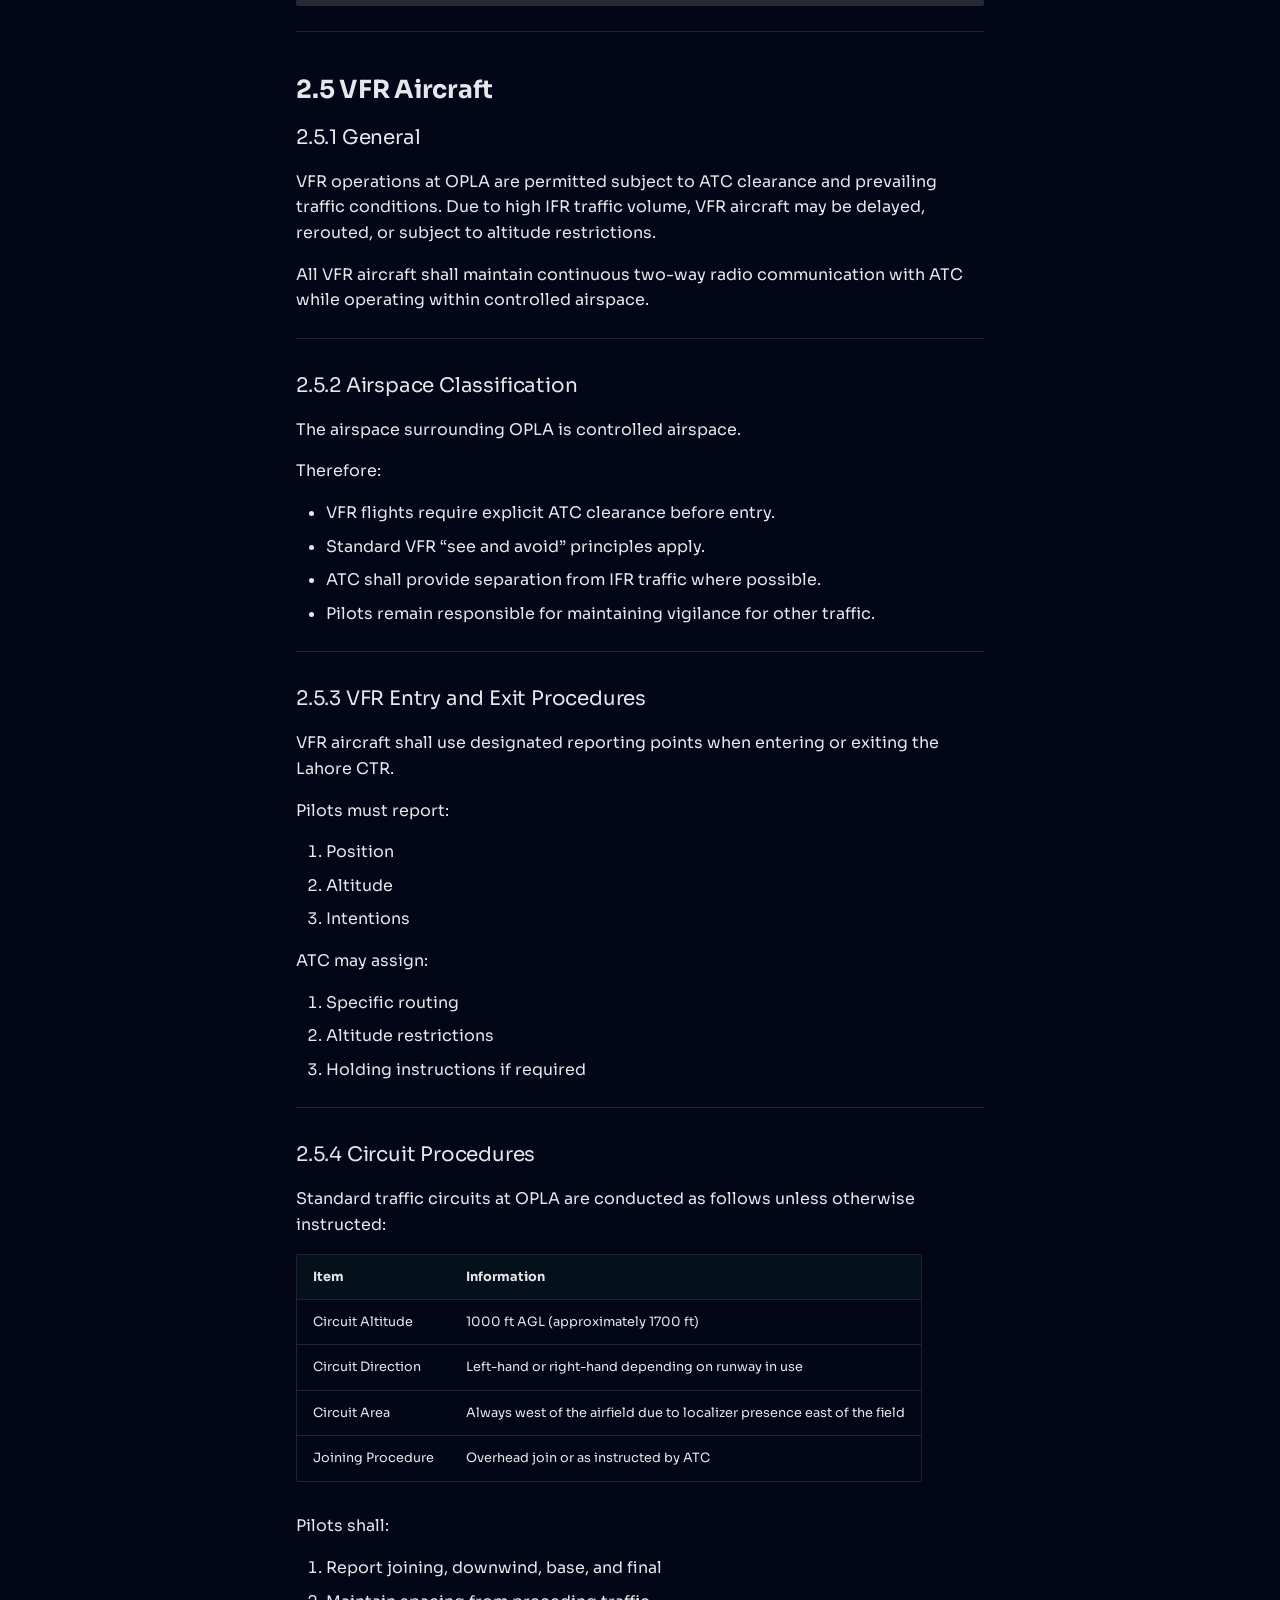
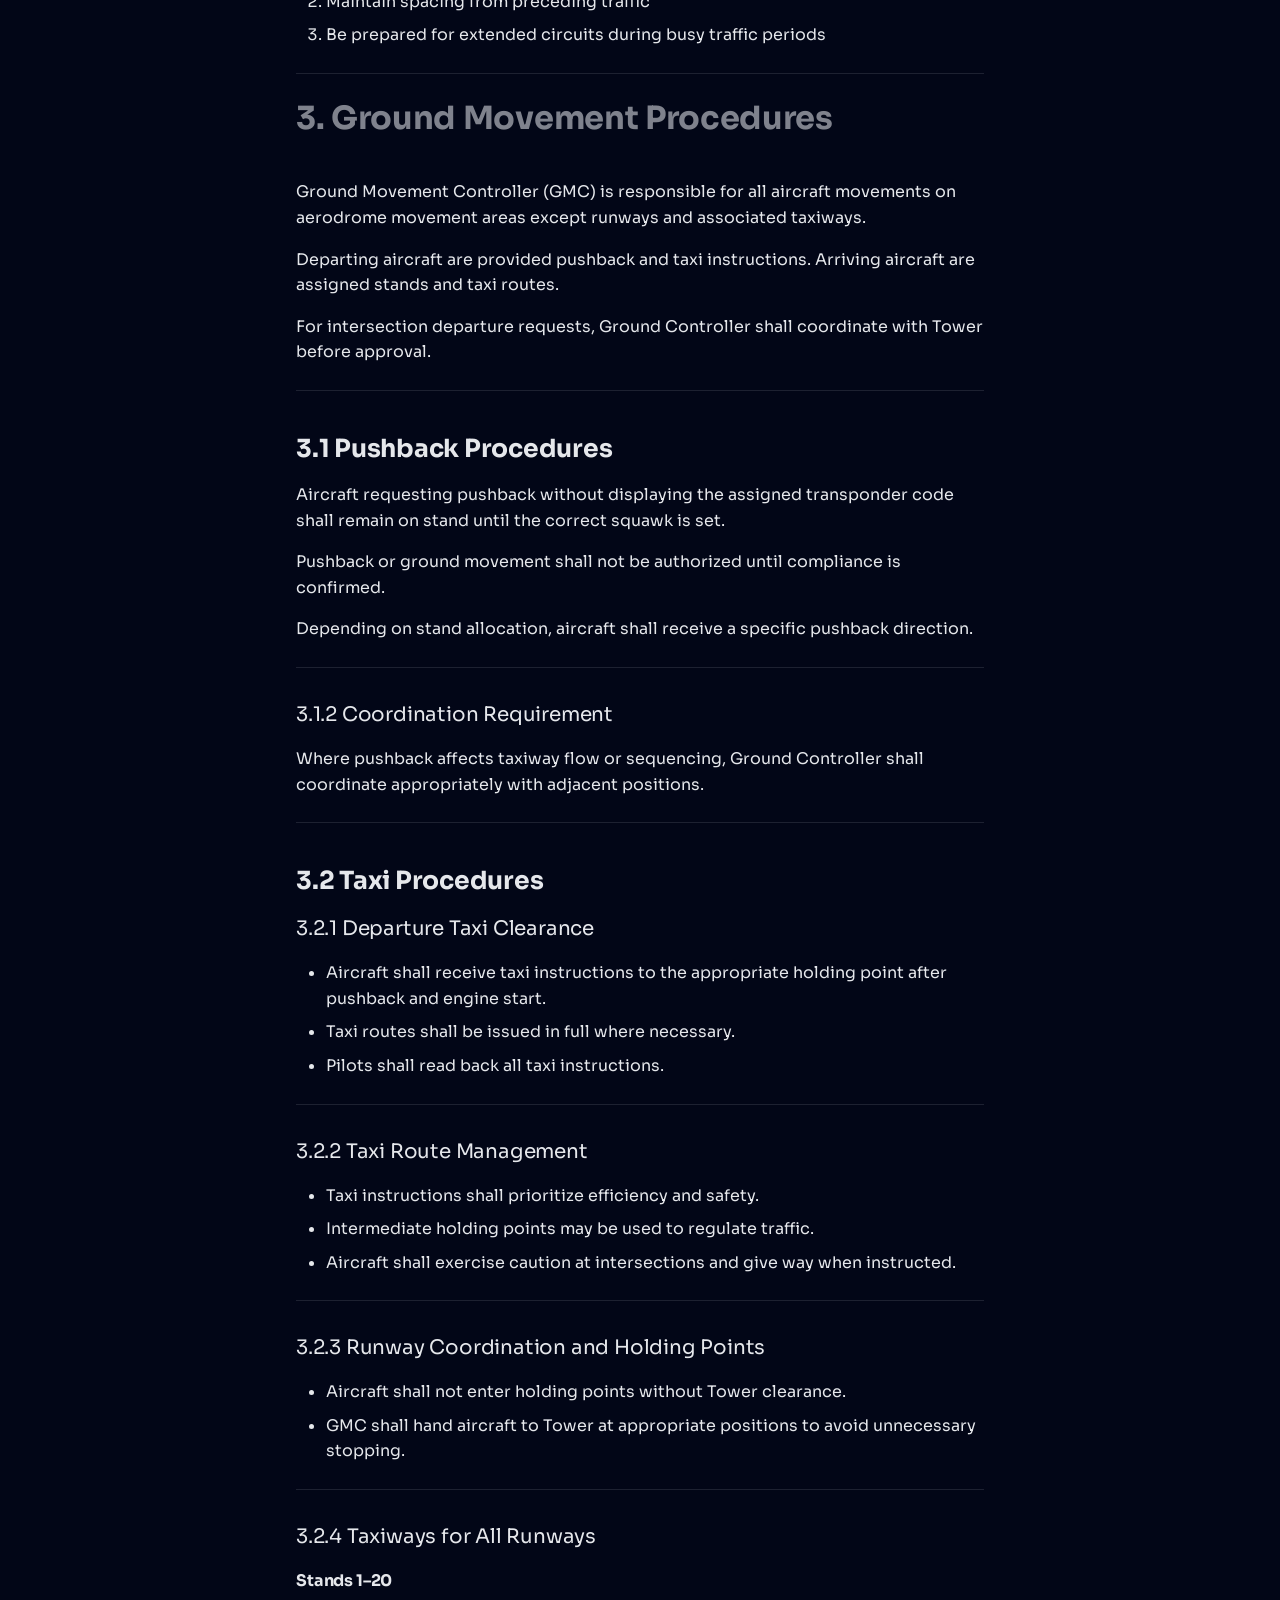
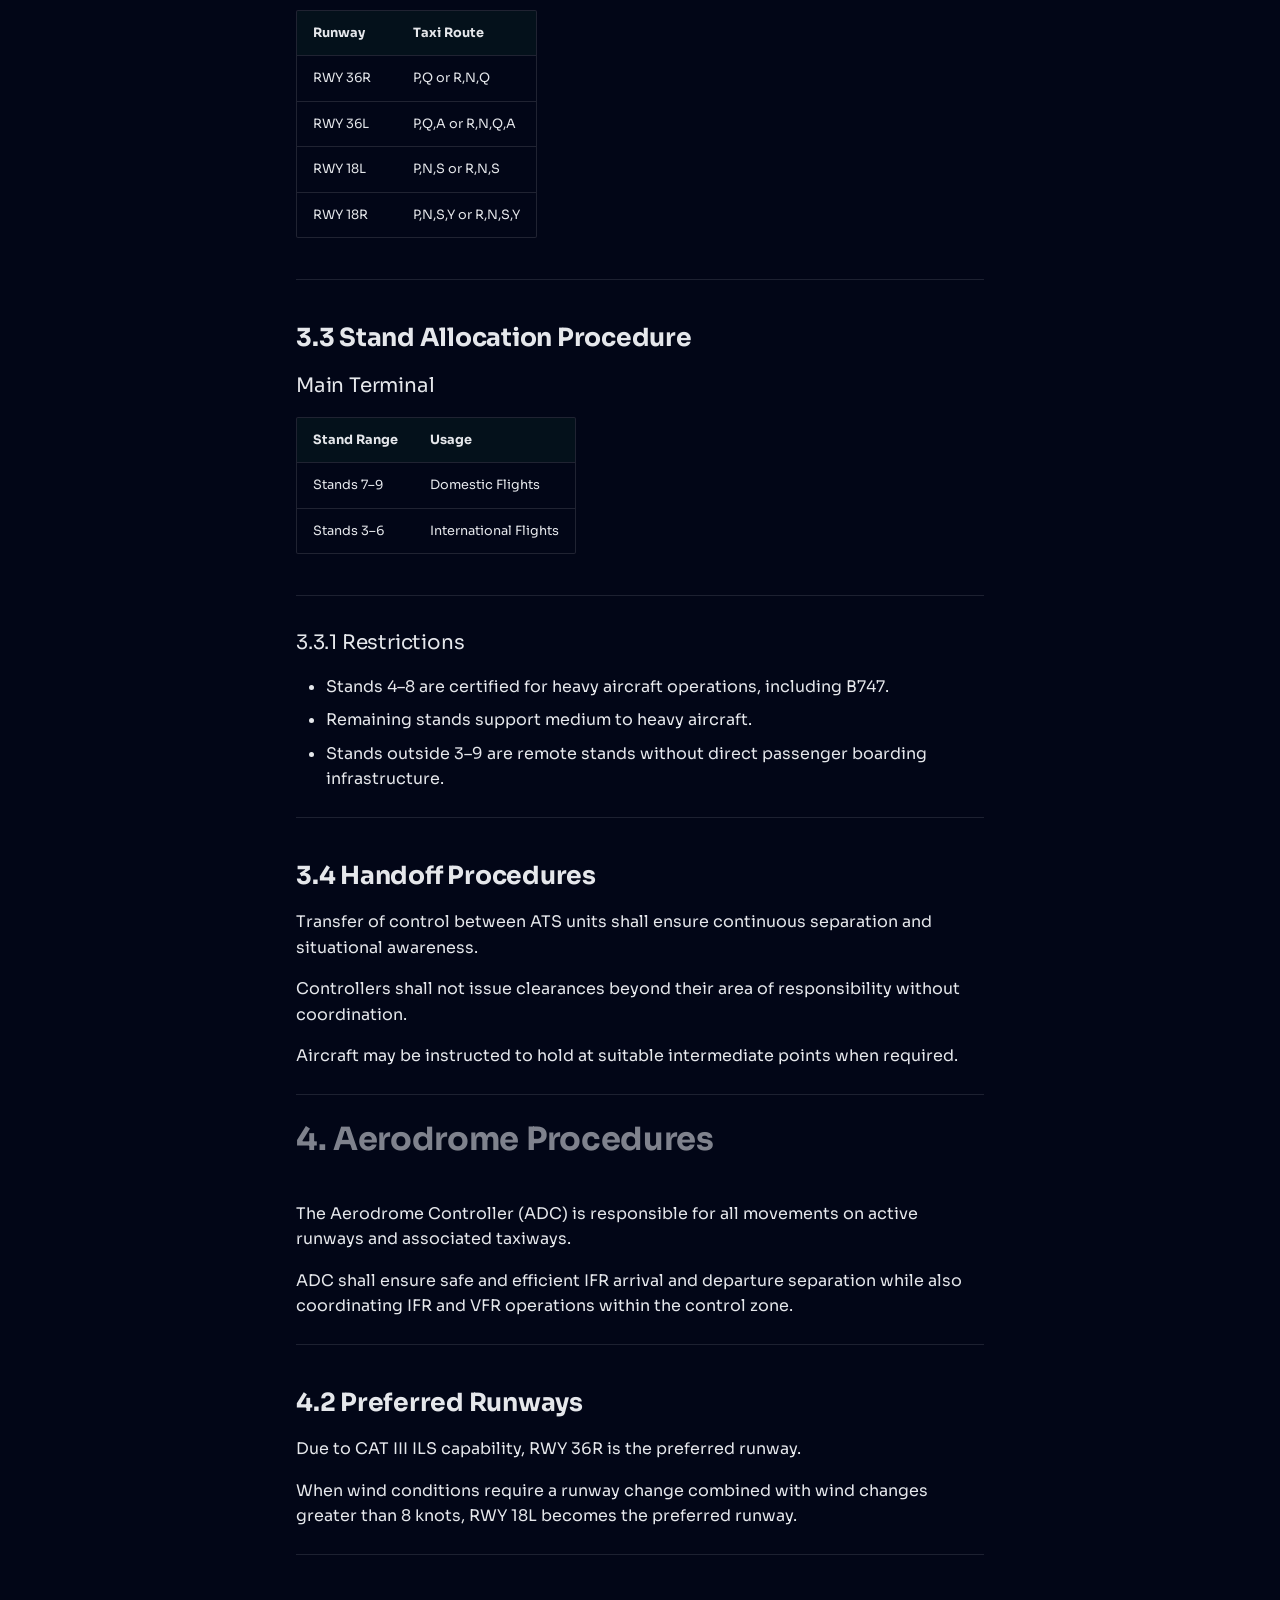
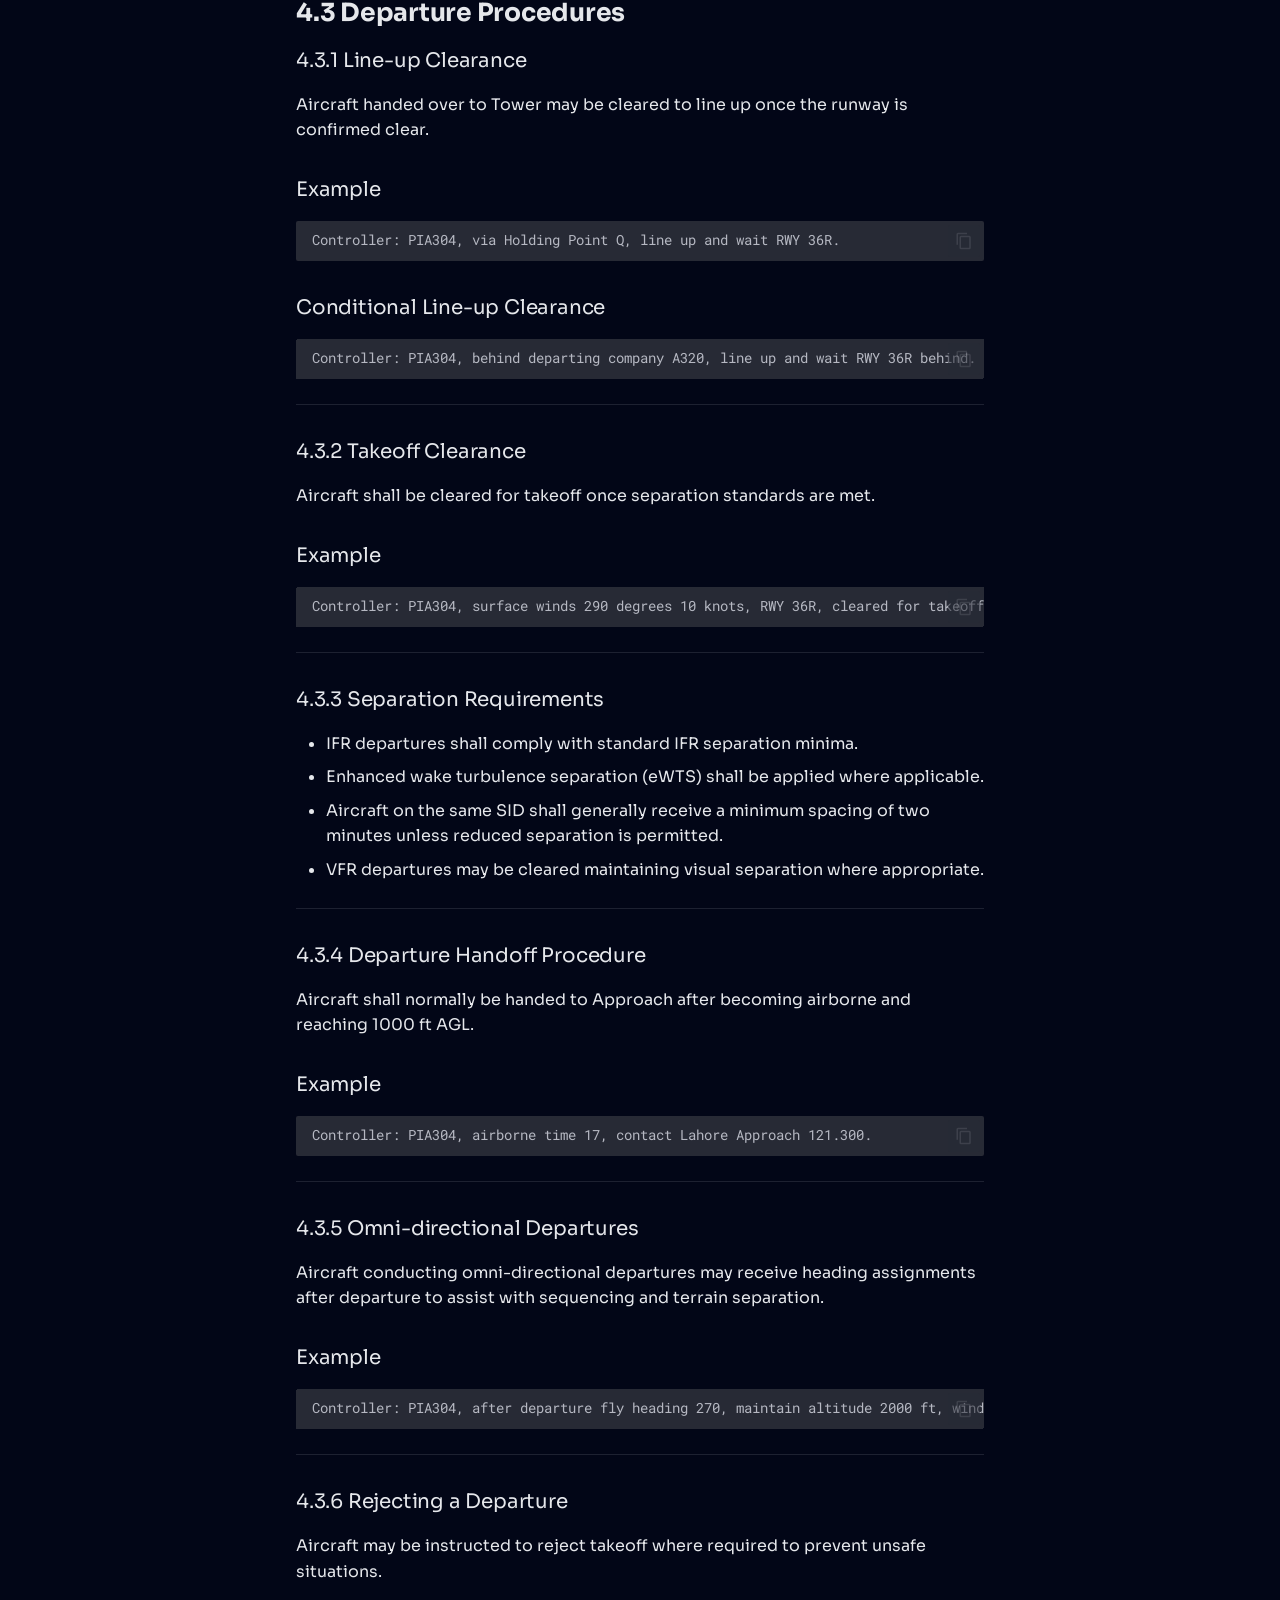
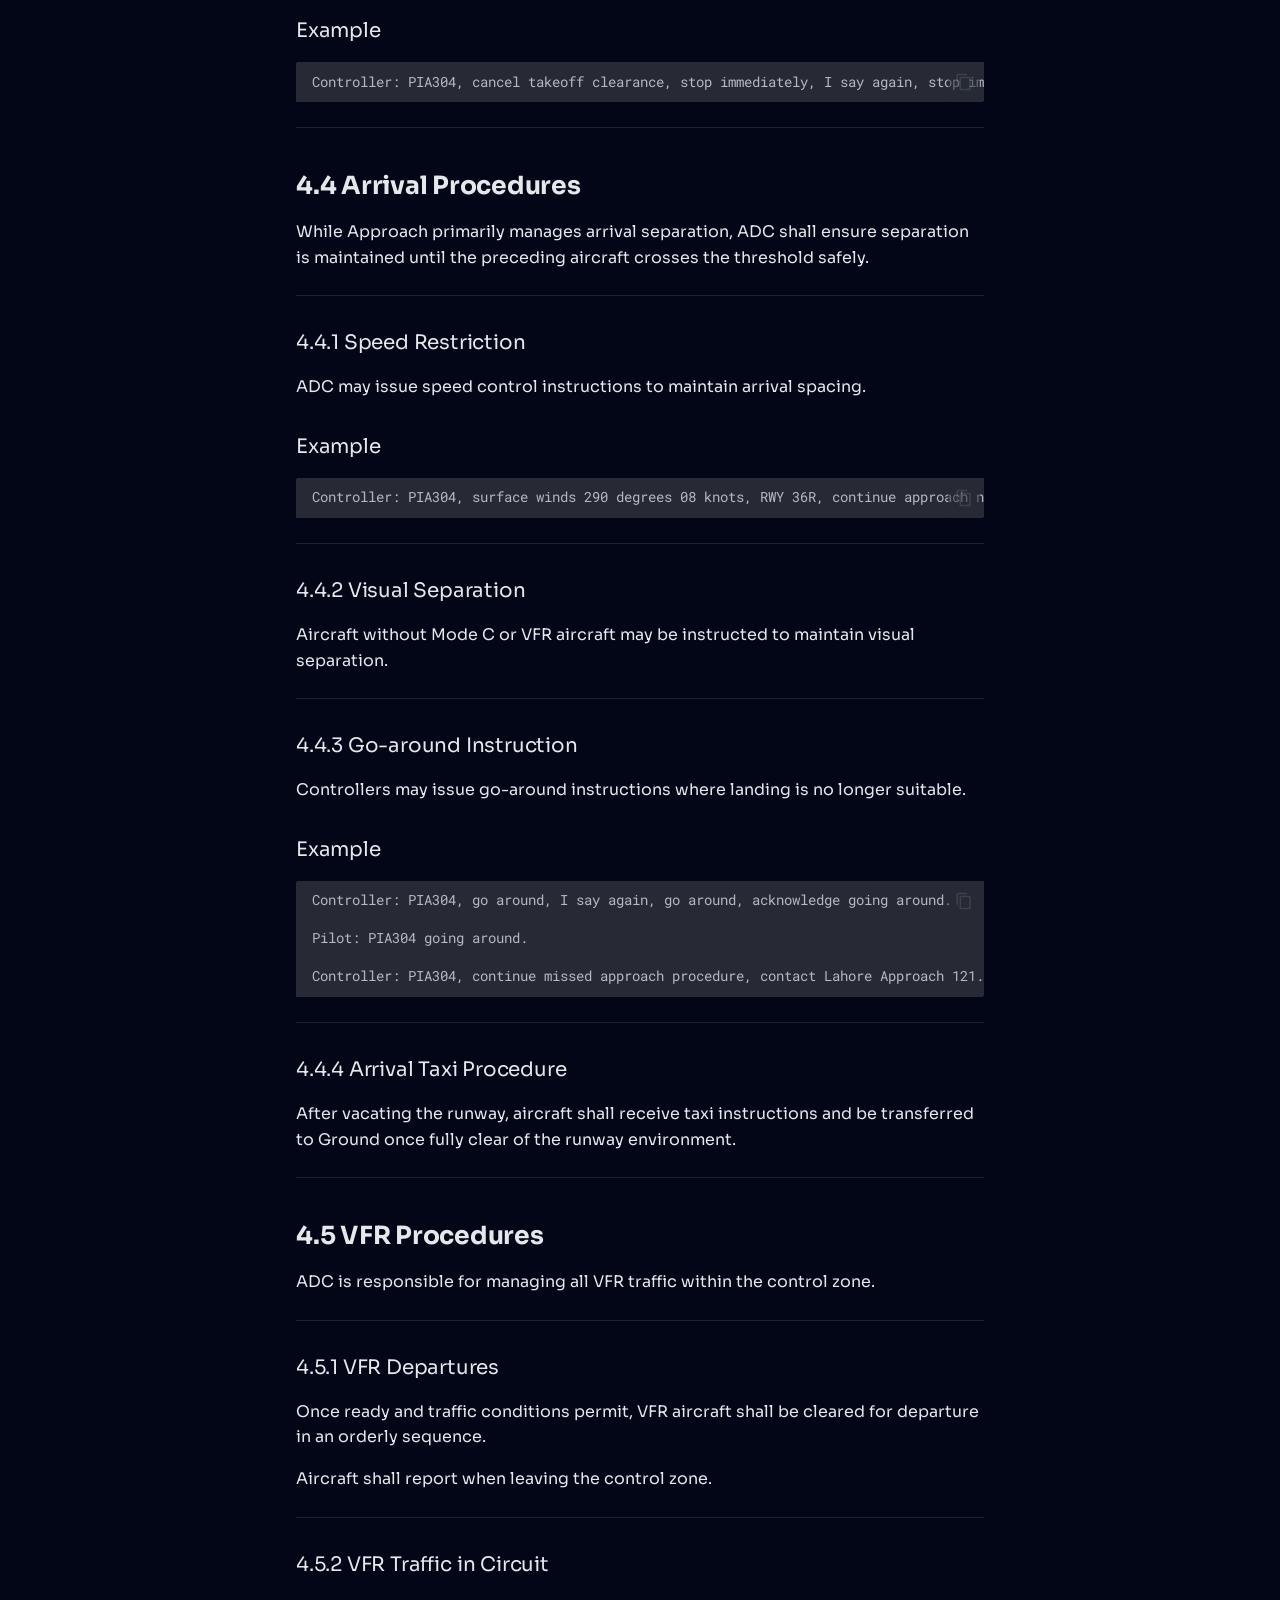
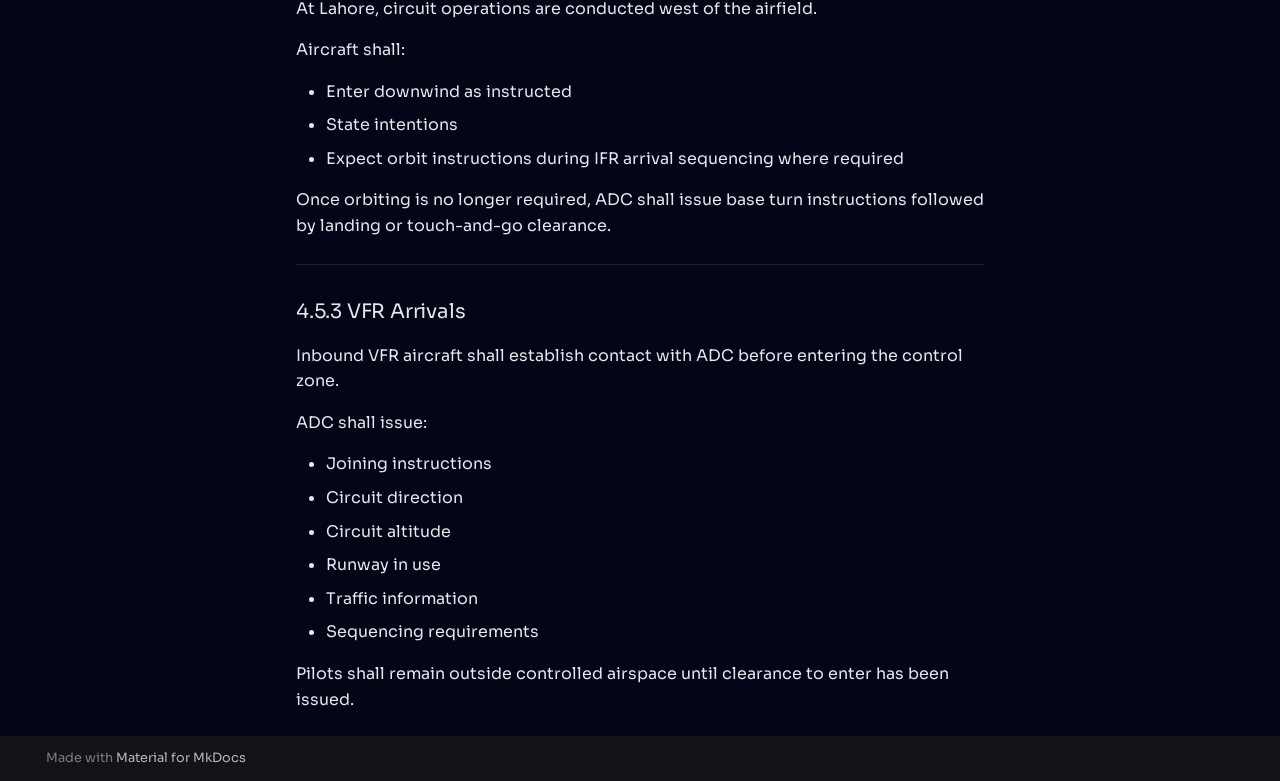
<file: aerodrome-guides/opla/index.html>
<!doctype html>
<html lang="en" class="no-js">
  <head>
    
      <meta charset="utf-8">
      <meta name="viewport" content="width=device-width,initial-scale=1">
      
        <meta name="description" content="Official documentation, policies, airport briefings, and resources for VATSIM Pakistan.">
      
      
      
        <link rel="canonical" href="https://library.vatsim.pk/aerodrome-guides/opla/">
      
      
        <link rel="prev" href="../opkc/">
      
      
        <link rel="next" href="../opis/">
      
      
        
      
      
      <link rel="icon" href="../../assets/favicon.png">
      <meta name="generator" content="mkdocs-1.6.1, mkdocs-material-9.7.6">
    
    
      
        <title>Lahore / OPLA - VATSIM Pakistan Library</title>
      
    
    
      <link rel="stylesheet" href="../../assets/stylesheets/main.484c7ddc.min.css">
      
        
        <link rel="stylesheet" href="../../assets/stylesheets/palette.ab4e12ef.min.css">
      
      


    
    
      
    
    
      
        
        
        <link rel="preconnect" href="https://fonts.gstatic.com" crossorigin>
        <link rel="stylesheet" href="https://fonts.googleapis.com/css?family=Sora:300,300i,400,400i,700,700i%7CRoboto+Mono:400,400i,700,700i&display=fallback">
        <style>:root{--md-text-font:"Sora";--md-code-font:"Roboto Mono"}</style>
      
    
    
      <link rel="stylesheet" href="../../stylesheets/extra.css">
    
    <script>__md_scope=new URL("../..",location),__md_hash=e=>[...e].reduce(((e,_)=>(e<<5)-e+_.charCodeAt(0)),0),__md_get=(e,_=localStorage,t=__md_scope)=>JSON.parse(_.getItem(t.pathname+"."+e)),__md_set=(e,_,t=localStorage,a=__md_scope)=>{try{t.setItem(a.pathname+"."+e,JSON.stringify(_))}catch(e){}}</script>
    
      

    
    
  </head>
  
  
    
    
      
    
    
    
    
    <body dir="ltr" data-md-color-scheme="slate" data-md-color-primary="green" data-md-color-accent="amber">
  
    
    <input class="md-toggle" data-md-toggle="drawer" type="checkbox" id="__drawer" autocomplete="off">
    <input class="md-toggle" data-md-toggle="search" type="checkbox" id="__search" autocomplete="off">
    <label class="md-overlay" for="__drawer"></label>
    <div data-md-component="skip">
      
        
        <a href="#lahore-aerodrome-guide-opla" class="md-skip">
          Skip to content
        </a>
      
    </div>
    <div data-md-component="announce">
      
    </div>
    
    
      

  

<header class="md-header md-header--shadow md-header--lifted" data-md-component="header">
  <nav class="md-header__inner md-grid" aria-label="Header">
    <a href="../.." title="VATSIM Pakistan Library" class="md-header__button md-logo" aria-label="VATSIM Pakistan Library" data-md-component="logo">
      
  <img src="../../assets/logo-gold.png" alt="logo">

    </a>
    <label class="md-header__button md-icon" for="__drawer">
      
      <svg xmlns="http://www.w3.org/2000/svg" viewBox="0 0 24 24"><path d="M3 6h18v2H3zm0 5h18v2H3zm0 5h18v2H3z"/></svg>
    </label>
    <div class="md-header__title" data-md-component="header-title">
      <div class="md-header__ellipsis">
        <div class="md-header__topic">
          <span class="md-ellipsis">
            VATSIM Pakistan Library
          </span>
        </div>
        <div class="md-header__topic" data-md-component="header-topic">
          <span class="md-ellipsis">
            
              Lahore / OPLA
            
          </span>
        </div>
      </div>
    </div>
    
      
        <form class="md-header__option" data-md-component="palette">
  
    
    
    
    <input class="md-option" data-md-color-media="" data-md-color-scheme="slate" data-md-color-primary="green" data-md-color-accent="amber"  aria-label="Switch to light mode"  type="radio" name="__palette" id="__palette_0">
    
      <label class="md-header__button md-icon" title="Switch to light mode" for="__palette_1" hidden>
        <svg xmlns="http://www.w3.org/2000/svg" viewBox="0 0 24 24"><path d="M12 7a5 5 0 0 1 5 5 5 5 0 0 1-5 5 5 5 0 0 1-5-5 5 5 0 0 1 5-5m0 2a3 3 0 0 0-3 3 3 3 0 0 0 3 3 3 3 0 0 0 3-3 3 3 0 0 0-3-3m0-7 2.39 3.42C13.65 5.15 12.84 5 12 5s-1.65.15-2.39.42zM3.34 7l4.16-.35A7.2 7.2 0 0 0 5.94 8.5c-.44.74-.69 1.5-.83 2.29zm.02 10 1.76-3.77a7.131 7.131 0 0 0 2.38 4.14zM20.65 7l-1.77 3.79a7.02 7.02 0 0 0-2.38-4.15zm-.01 10-4.14.36c.59-.51 1.12-1.14 1.54-1.86.42-.73.69-1.5.83-2.29zM12 22l-2.41-3.44c.74.27 1.55.44 2.41.44.82 0 1.63-.17 2.37-.44z"/></svg>
      </label>
    
  
    
    
    
    <input class="md-option" data-md-color-media="" data-md-color-scheme="default" data-md-color-primary="green" data-md-color-accent="amber"  aria-label="Switch to dark mode"  type="radio" name="__palette" id="__palette_1">
    
      <label class="md-header__button md-icon" title="Switch to dark mode" for="__palette_0" hidden>
        <svg xmlns="http://www.w3.org/2000/svg" viewBox="0 0 24 24"><path d="m17.75 4.09-2.53 1.94.91 3.06-2.63-1.81-2.63 1.81.91-3.06-2.53-1.94L12.44 4l1.06-3 1.06 3zm3.5 6.91-1.64 1.25.59 1.98-1.7-1.17-1.7 1.17.59-1.98L15.75 11l2.06-.05L18.5 9l.69 1.95zm-2.28 4.95c.83-.08 1.72 1.1 1.19 1.85-.32.45-.66.87-1.08 1.27C15.17 23 8.84 23 4.94 19.07c-3.91-3.9-3.91-10.24 0-14.14.4-.4.82-.76 1.27-1.08.75-.53 1.93.36 1.85 1.19-.27 2.86.69 5.83 2.89 8.02a9.96 9.96 0 0 0 8.02 2.89m-1.64 2.02a12.08 12.08 0 0 1-7.8-3.47c-2.17-2.19-3.33-5-3.49-7.82-2.81 3.14-2.7 7.96.31 10.98 3.02 3.01 7.84 3.12 10.98.31"/></svg>
      </label>
    
  
</form>
      
    
    
      <script>var palette=__md_get("__palette");if(palette&&palette.color){if("(prefers-color-scheme)"===palette.color.media){var media=matchMedia("(prefers-color-scheme: light)"),input=document.querySelector(media.matches?"[data-md-color-media='(prefers-color-scheme: light)']":"[data-md-color-media='(prefers-color-scheme: dark)']");palette.color.media=input.getAttribute("data-md-color-media"),palette.color.scheme=input.getAttribute("data-md-color-scheme"),palette.color.primary=input.getAttribute("data-md-color-primary"),palette.color.accent=input.getAttribute("data-md-color-accent")}for(var[key,value]of Object.entries(palette.color))document.body.setAttribute("data-md-color-"+key,value)}</script>
    
    
    
      
      
        <label class="md-header__button md-icon" for="__search">
          
          <svg xmlns="http://www.w3.org/2000/svg" viewBox="0 0 24 24"><path d="M9.5 3A6.5 6.5 0 0 1 16 9.5c0 1.61-.59 3.09-1.56 4.23l.27.27h.79l5 5-1.5 1.5-5-5v-.79l-.27-.27A6.52 6.52 0 0 1 9.5 16 6.5 6.5 0 0 1 3 9.5 6.5 6.5 0 0 1 9.5 3m0 2C7 5 5 7 5 9.5S7 14 9.5 14 14 12 14 9.5 12 5 9.5 5"/></svg>
        </label>
        <div class="md-search" data-md-component="search" role="dialog">
  <label class="md-search__overlay" for="__search"></label>
  <div class="md-search__inner" role="search">
    <form class="md-search__form" name="search">
      <input type="text" class="md-search__input" name="query" aria-label="Search" placeholder="Search" autocapitalize="off" autocorrect="off" autocomplete="off" spellcheck="false" data-md-component="search-query" required>
      <label class="md-search__icon md-icon" for="__search">
        
        <svg xmlns="http://www.w3.org/2000/svg" viewBox="0 0 24 24"><path d="M9.5 3A6.5 6.5 0 0 1 16 9.5c0 1.61-.59 3.09-1.56 4.23l.27.27h.79l5 5-1.5 1.5-5-5v-.79l-.27-.27A6.52 6.52 0 0 1 9.5 16 6.5 6.5 0 0 1 3 9.5 6.5 6.5 0 0 1 9.5 3m0 2C7 5 5 7 5 9.5S7 14 9.5 14 14 12 14 9.5 12 5 9.5 5"/></svg>
        
        <svg xmlns="http://www.w3.org/2000/svg" viewBox="0 0 24 24"><path d="M20 11v2H8l5.5 5.5-1.42 1.42L4.16 12l7.92-7.92L13.5 5.5 8 11z"/></svg>
      </label>
      <nav class="md-search__options" aria-label="Search">
        
        <button type="reset" class="md-search__icon md-icon" title="Clear" aria-label="Clear" tabindex="-1">
          
          <svg xmlns="http://www.w3.org/2000/svg" viewBox="0 0 24 24"><path d="M19 6.41 17.59 5 12 10.59 6.41 5 5 6.41 10.59 12 5 17.59 6.41 19 12 13.41 17.59 19 19 17.59 13.41 12z"/></svg>
        </button>
      </nav>
      
        <div class="md-search__suggest" data-md-component="search-suggest"></div>
      
    </form>
    <div class="md-search__output">
      <div class="md-search__scrollwrap" tabindex="0" data-md-scrollfix>
        <div class="md-search-result" data-md-component="search-result">
          <div class="md-search-result__meta">
            Initializing search
          </div>
          <ol class="md-search-result__list" role="presentation"></ol>
        </div>
      </div>
    </div>
  </div>
</div>
      
    
    
  </nav>
  
    
      
<nav class="md-tabs" aria-label="Tabs" data-md-component="tabs">
  <div class="md-grid">
    <ul class="md-tabs__list">
      
        
  
  
  
  
    <li class="md-tabs__item">
      <a href="../.." class="md-tabs__link">
        
  
  
    
  
  Home

      </a>
    </li>
  

      
        
  
  
  
  
    
    
      <li class="md-tabs__item">
        <a href="../../policies/" class="md-tabs__link">
          
  
  
  Policies

        </a>
      </li>
    
  

      
        
  
  
  
  
    
    
      <li class="md-tabs__item">
        <a href="../../airport-briefings/" class="md-tabs__link">
          
  
  
  Airport Briefings

        </a>
      </li>
    
  

      
        
  
  
  
    
  
  
    
    
      <li class="md-tabs__item md-tabs__item--active">
        <a href="../" class="md-tabs__link">
          
  
  
  Aerodrome Guides

        </a>
      </li>
    
  

      
    </ul>
  </div>
</nav>
    
  
</header>
    
    <div class="md-container" data-md-component="container">
      
      
        
      
      <main class="md-main" data-md-component="main">
        <div class="md-main__inner md-grid">
          
            
              
              <div class="md-sidebar md-sidebar--primary" data-md-component="sidebar" data-md-type="navigation" >
                <div class="md-sidebar__scrollwrap">
                  <div class="md-sidebar__inner">
                    


  


<nav class="md-nav md-nav--primary md-nav--lifted" aria-label="Navigation" data-md-level="0">
  <label class="md-nav__title" for="__drawer">
    <a href="../.." title="VATSIM Pakistan Library" class="md-nav__button md-logo" aria-label="VATSIM Pakistan Library" data-md-component="logo">
      
  <img src="../../assets/logo-gold.png" alt="logo">

    </a>
    VATSIM Pakistan Library
  </label>
  
  <ul class="md-nav__list" data-md-scrollfix>
    
      
      
  
  
  
  
    <li class="md-nav__item">
      <a href="../.." class="md-nav__link">
        
  
  
  <span class="md-ellipsis">
    
  
    Home
  

    
  </span>
  
  

      </a>
    </li>
  

    
      
      
  
  
  
  
    
    
    
    
      
      
    
    
    <li class="md-nav__item md-nav__item--nested">
      
        
        
        <input class="md-nav__toggle md-toggle " type="checkbox" id="__nav_2" >
        
          
          <label class="md-nav__link" for="__nav_2" id="__nav_2_label" tabindex="0">
            
  
  
  <span class="md-ellipsis">
    
  
    Policies
  

    
  </span>
  
  

            <span class="md-nav__icon md-icon"></span>
          </label>
        
        <nav class="md-nav" data-md-level="1" aria-labelledby="__nav_2_label" aria-expanded="false">
          <label class="md-nav__title" for="__nav_2">
            <span class="md-nav__icon md-icon"></span>
            
  
    Policies
  

          </label>
          <ul class="md-nav__list" data-md-scrollfix>
            
              
                
  
  
  
  
    <li class="md-nav__item">
      <a href="../../policies/" class="md-nav__link">
        
  
  
  <span class="md-ellipsis">
    
  
    Overview
  

    
  </span>
  
  

      </a>
    </li>
  

              
            
              
                
  
  
  
  
    <li class="md-nav__item">
      <a href="../../policies/constitution/" class="md-nav__link">
        
  
  
  <span class="md-ellipsis">
    
  
    Constitution Policy
  

    
  </span>
  
  

      </a>
    </li>
  

              
            
              
                
  
  
  
  
    <li class="md-nav__item">
      <a href="../../policies/atc-policy/" class="md-nav__link">
        
  
  
  <span class="md-ellipsis">
    
  
    ATC Policy
  

    
  </span>
  
  

      </a>
    </li>
  

              
            
              
                
  
  
  
  
    <li class="md-nav__item">
      <a href="../../policies/data-usage-and-handling/" class="md-nav__link">
        
  
  
  <span class="md-ellipsis">
    
  
    Data Usage & Handling
  

    
  </span>
  
  

      </a>
    </li>
  

              
            
          </ul>
        </nav>
      
    </li>
  

    
      
      
  
  
  
  
    
    
    
    
      
      
    
    
    <li class="md-nav__item md-nav__item--nested">
      
        
        
        <input class="md-nav__toggle md-toggle " type="checkbox" id="__nav_3" >
        
          
          <label class="md-nav__link" for="__nav_3" id="__nav_3_label" tabindex="0">
            
  
  
  <span class="md-ellipsis">
    
  
    Airport Briefings
  

    
  </span>
  
  

            <span class="md-nav__icon md-icon"></span>
          </label>
        
        <nav class="md-nav" data-md-level="1" aria-labelledby="__nav_3_label" aria-expanded="false">
          <label class="md-nav__title" for="__nav_3">
            <span class="md-nav__icon md-icon"></span>
            
  
    Airport Briefings
  

          </label>
          <ul class="md-nav__list" data-md-scrollfix>
            
              
                
  
  
  
  
    <li class="md-nav__item">
      <a href="../../airport-briefings/" class="md-nav__link">
        
  
  
  <span class="md-ellipsis">
    
  
    Overview
  

    
  </span>
  
  

      </a>
    </li>
  

              
            
              
                
  
  
  
  
    <li class="md-nav__item">
      <a href="../../airport-briefings/opkc/" class="md-nav__link">
        
  
  
  <span class="md-ellipsis">
    
  
    Karachi / OPKC
  

    
  </span>
  
  

      </a>
    </li>
  

              
            
              
                
  
  
  
  
    <li class="md-nav__item">
      <a href="../../airport-briefings/opla/" class="md-nav__link">
        
  
  
  <span class="md-ellipsis">
    
  
    Lahore / OPLA
  

    
  </span>
  
  

      </a>
    </li>
  

              
            
              
                
  
  
  
  
    <li class="md-nav__item">
      <a href="../../airport-briefings/opis/" class="md-nav__link">
        
  
  
  <span class="md-ellipsis">
    
  
    Islamabad / OPIS
  

    
  </span>
  
  

      </a>
    </li>
  

              
            
          </ul>
        </nav>
      
    </li>
  

    
      
      
  
  
    
  
  
  
    
    
    
    
      
        
        
      
      
    
    
    <li class="md-nav__item md-nav__item--active md-nav__item--section md-nav__item--nested">
      
        
        
        <input class="md-nav__toggle md-toggle " type="checkbox" id="__nav_4" checked>
        
          
          <label class="md-nav__link" for="__nav_4" id="__nav_4_label" tabindex="">
            
  
  
  <span class="md-ellipsis">
    
  
    Aerodrome Guides
  

    
  </span>
  
  

            <span class="md-nav__icon md-icon"></span>
          </label>
        
        <nav class="md-nav" data-md-level="1" aria-labelledby="__nav_4_label" aria-expanded="true">
          <label class="md-nav__title" for="__nav_4">
            <span class="md-nav__icon md-icon"></span>
            
  
    Aerodrome Guides
  

          </label>
          <ul class="md-nav__list" data-md-scrollfix>
            
              
                
  
  
  
  
    <li class="md-nav__item">
      <a href="../" class="md-nav__link">
        
  
  
  <span class="md-ellipsis">
    
  
    Overview
  

    
  </span>
  
  

      </a>
    </li>
  

              
            
              
                
  
  
  
  
    <li class="md-nav__item">
      <a href="../opkc/" class="md-nav__link">
        
  
  
  <span class="md-ellipsis">
    
  
    Karachi / OPKC
  

    
  </span>
  
  

      </a>
    </li>
  

              
            
              
                
  
  
    
  
  
  
    <li class="md-nav__item md-nav__item--active">
      
      <input class="md-nav__toggle md-toggle" type="checkbox" id="__toc">
      
      
        
      
      
        <label class="md-nav__link md-nav__link--active" for="__toc">
          
  
  
  <span class="md-ellipsis">
    
  
    Lahore / OPLA
  

    
  </span>
  
  

          <span class="md-nav__icon md-icon"></span>
        </label>
      
      <a href="./" class="md-nav__link md-nav__link--active">
        
  
  
  <span class="md-ellipsis">
    
  
    Lahore / OPLA
  

    
  </span>
  
  

      </a>
      
        

<nav class="md-nav md-nav--secondary" aria-label="Table of contents">
  
  
  
    
  
  
    <label class="md-nav__title" for="__toc">
      <span class="md-nav__icon md-icon"></span>
      Table of contents
    </label>
    <ul class="md-nav__list" data-md-component="toc" data-md-scrollfix>
      
        <li class="md-nav__item">
  <a href="#1-aerodrome-information" class="md-nav__link">
    <span class="md-ellipsis">
      
        1. Aerodrome Information
      
    </span>
  </a>
  
</li>
      
        <li class="md-nav__item">
  <a href="#12-communication-information" class="md-nav__link">
    <span class="md-ellipsis">
      
        1.2 Communication Information
      
    </span>
  </a>
  
</li>
      
        <li class="md-nav__item">
  <a href="#13-navigational-aids" class="md-nav__link">
    <span class="md-ellipsis">
      
        1.3 Navigational Aids
      
    </span>
  </a>
  
</li>
      
        <li class="md-nav__item">
  <a href="#14-runways" class="md-nav__link">
    <span class="md-ellipsis">
      
        1.4 Runways
      
    </span>
  </a>
  
    <nav class="md-nav" aria-label="1.4 Runways">
      <ul class="md-nav__list">
        
          <li class="md-nav__item">
  <a href="#characteristics" class="md-nav__link">
    <span class="md-ellipsis">
      
        Characteristics
      
    </span>
  </a>
  
</li>
        
          <li class="md-nav__item">
  <a href="#takeoff-distances" class="md-nav__link">
    <span class="md-ellipsis">
      
        Takeoff Distances
      
    </span>
  </a>
  
</li>
        
      </ul>
    </nav>
  
</li>
      
    </ul>
  
</nav>
      
    </li>
  

              
            
              
                
  
  
  
  
    <li class="md-nav__item">
      <a href="../opis/" class="md-nav__link">
        
  
  
  <span class="md-ellipsis">
    
  
    Islamabad / OPIS
  

    
  </span>
  
  

      </a>
    </li>
  

              
            
          </ul>
        </nav>
      
    </li>
  

    
  </ul>
</nav>
                  </div>
                </div>
              </div>
            
            
              
              <div class="md-sidebar md-sidebar--secondary" data-md-component="sidebar" data-md-type="toc" >
                <div class="md-sidebar__scrollwrap">
                  <div class="md-sidebar__inner">
                    

<nav class="md-nav md-nav--secondary" aria-label="Table of contents">
  
  
  
    
  
  
    <label class="md-nav__title" for="__toc">
      <span class="md-nav__icon md-icon"></span>
      Table of contents
    </label>
    <ul class="md-nav__list" data-md-component="toc" data-md-scrollfix>
      
        <li class="md-nav__item">
  <a href="#1-aerodrome-information" class="md-nav__link">
    <span class="md-ellipsis">
      
        1. Aerodrome Information
      
    </span>
  </a>
  
</li>
      
        <li class="md-nav__item">
  <a href="#12-communication-information" class="md-nav__link">
    <span class="md-ellipsis">
      
        1.2 Communication Information
      
    </span>
  </a>
  
</li>
      
        <li class="md-nav__item">
  <a href="#13-navigational-aids" class="md-nav__link">
    <span class="md-ellipsis">
      
        1.3 Navigational Aids
      
    </span>
  </a>
  
</li>
      
        <li class="md-nav__item">
  <a href="#14-runways" class="md-nav__link">
    <span class="md-ellipsis">
      
        1.4 Runways
      
    </span>
  </a>
  
    <nav class="md-nav" aria-label="1.4 Runways">
      <ul class="md-nav__list">
        
          <li class="md-nav__item">
  <a href="#characteristics" class="md-nav__link">
    <span class="md-ellipsis">
      
        Characteristics
      
    </span>
  </a>
  
</li>
        
          <li class="md-nav__item">
  <a href="#takeoff-distances" class="md-nav__link">
    <span class="md-ellipsis">
      
        Takeoff Distances
      
    </span>
  </a>
  
</li>
        
      </ul>
    </nav>
  
</li>
      
    </ul>
  
</nav>
                  </div>
                </div>
              </div>
            
          
          
            <div class="md-content" data-md-component="content">
              
              <article class="md-content__inner md-typeset">
                
                  



<h1 id="lahore-aerodrome-guide-opla">Lahore Aerodrome Guide (OPLA)</h1>
<h2 id="1-aerodrome-information">1. Aerodrome Information</h2>
<table>
<thead>
<tr>
<th>Item</th>
<th>Information</th>
</tr>
</thead>
<tbody>
<tr>
<td>Location</td>
<td>Lahore, Pakistan</td>
</tr>
<tr>
<td>ICAO / IATA</td>
<td>OPLA / LHE</td>
</tr>
<tr>
<td>Coordinates</td>
<td>N31° 31.3', E074° 24.3'</td>
</tr>
<tr>
<td>Elevation</td>
<td>714 ft</td>
</tr>
<tr>
<td>Transition Altitude / Level</td>
<td>4000 ft / FL60</td>
</tr>
</tbody>
</table>
<hr />
<h2 id="12-communication-information">1.2 Communication Information</h2>
<table>
<thead>
<tr>
<th>Position</th>
<th>Callsign</th>
<th>Frequency</th>
</tr>
</thead>
<tbody>
<tr>
<td>Lahore ATIS</td>
<td>OPLA_ATIS</td>
<td>126.300</td>
</tr>
<tr>
<td>Lahore Ground</td>
<td>OPLA_GND</td>
<td>118.300</td>
</tr>
<tr>
<td>Lahore Tower</td>
<td>OPLA_TWR</td>
<td>118.100</td>
</tr>
<tr>
<td>Lahore Approach</td>
<td>OPLA_APP</td>
<td>121.300</td>
</tr>
</tbody>
</table>
<hr />
<h2 id="13-navigational-aids">1.3 Navigational Aids</h2>
<table>
<thead>
<tr>
<th>Instrument</th>
<th>Identifier</th>
<th>Frequency</th>
</tr>
</thead>
<tbody>
<tr>
<td>ILS/DME RWY 36L</td>
<td>ILO</td>
<td>109.7</td>
</tr>
<tr>
<td>ILS/DME RWY 36R</td>
<td>ILA</td>
<td>109.9</td>
</tr>
<tr>
<td>VOR</td>
<td>LA</td>
<td>112.7</td>
</tr>
<tr>
<td>NDB</td>
<td>LA</td>
<td>268</td>
</tr>
</tbody>
</table>
<hr />
<h2 id="14-runways">1.4 Runways</h2>
<h3 id="characteristics">Characteristics</h3>
<table>
<thead>
<tr>
<th>Runway</th>
<th>True/Magnetic Bearing</th>
<th>Dimensions</th>
</tr>
</thead>
<tbody>
<tr>
<td>36L</td>
<td>359/000</td>
<td>8999 ft × 151 ft</td>
</tr>
<tr>
<td>36R</td>
<td>359/000</td>
<td>11024 ft × 148 ft</td>
</tr>
<tr>
<td>18L</td>
<td>179/180</td>
<td>11024 ft × 148 ft</td>
</tr>
<tr>
<td>18R</td>
<td>179/180</td>
<td>8999 ft × 151 ft</td>
</tr>
</tbody>
</table>
<h3 id="takeoff-distances">Takeoff Distances</h3>
<table>
<thead>
<tr>
<th>Runway</th>
<th>TORA</th>
<th>ASDA</th>
</tr>
</thead>
<tbody>
<tr>
<td>36L</td>
<td>2743 m</td>
<td>2743 m</td>
</tr>
<tr>
<td>36R</td>
<td>3360 m</td>
<td>3360 m</td>
</tr>
<tr>
<td>18R</td>
<td>2743 m</td>
<td>2743 m</td>
</tr>
<tr>
<td>18L</td>
<td>3360 m</td>
<td>3360 m</td>
</tr>
</tbody>
</table>
<hr />
<h1 id="2-departure-clearance-procedures">2. Departure Clearance Procedures</h1>
<p>Ground Controller is responsible for validating routes and providing IFR clearance to departing aircraft. The controller shall assign the correct departure procedure based on the first point filed in the flight plan.</p>
<p>Where the flight plan contains an invalid route, level, or departure procedure, Ground Controller shall ensure that the error is corrected before clearance is issued.</p>
<hr />
<h2 id="21-requesting-atc-clearance">2.1 Requesting ATC Clearance</h2>
<p>Pilots are expected to report the following on first contact before requesting ATC clearance:</p>
<ol>
<li>Callsign</li>
<li>Stand number</li>
<li>Destination</li>
<li>Current ATIS letter</li>
<li>Requested flight level</li>
</ol>
<hr />
<h2 id="22-receiving-atc-clearance">2.2 Receiving ATC Clearance</h2>
<p>An ATC clearance shall contain the following:</p>
<ol>
<li>Callsign</li>
<li>Destination</li>
<li>Departure procedure / Radar Vectors / SID / Airway</li>
<li>Runway in use</li>
<li>Initial flight level</li>
<li>Assigned SSR code</li>
</ol>
<h3 id="example">Example</h3>
<pre><code class="language-text">Pilot: Lahore Ground, PIA304 at stand 12, destination Karachi, requested level FL380, we have information C, requesting ATC clearance.

Controller: PIA304, Lahore Ground, cleared to destination Karachi enroute G214, MIMAL2D departure, RWY 36R in use, initially climb and maintain FL070, expect higher enroute, squawk on departure 3642.

Pilot: Cleared to destination enroute G214 via the MIMAL2D departure, RWY 36R, climb initially FL070, squawk 3642, PIA304.

Controller: PIA304, readback is correct, information C is current, report ready for push and start.
</code></pre>
<blockquote>
<p><strong>Note:</strong> QNH must be given during taxi instructions.</p>
</blockquote>
<h3 id="example_1">Example</h3>
<pre><code class="language-text">Controller: PIA304, taxi to holding point RWY 36R via P,Q, QNH 1013.
</code></pre>
<hr />
<h2 id="23-departure-procedures">2.3 Departure Procedures</h2>
<h3 id="231-rnav-instrument-departures">2.3.1 RNAV Instrument Departures</h3>
<p>Lahore generally uses RNAV SIDs for departures and these are preferred. Certain non-RNAV SIDs may also be used.</p>
<p>Commonly used RNAV SIDs:</p>
<ol>
<li>MIMAL2D</li>
<li>BIBUN2D</li>
<li>OMUKI2D</li>
<li>RABAN2D</li>
<li>VEREN1D</li>
</ol>
<hr />
<h3 id="232-omni-directional-departures">2.3.2 Omni-directional Departures</h3>
<p>When a pilot is unable to fly a SID, an omni-directional departure may be assigned. The aircraft can expect radar vectors to the first waypoint filed in the flight plan.</p>
<p>During takeoff clearance, Tower shall assign a heading to follow after departure. Further vectors will then be issued by Approach.</p>
<h3 id="example-atc-clearance">Example ATC Clearance</h3>
<pre><code class="language-text">Pilot: Lahore Ground As-salamu alaykum, PIA304, stand 12, POB 112, requested level 380, request IFR clearance to Karachi, we are unable to accept SID.

Controller: PIA304, cleared to destination via the omni-directional departure, RWY 36R in use, initially climb and maintain FL070, squawk 3642.
</code></pre>
<h3 id="example-takeoff-clearance">Example Takeoff Clearance</h3>
<pre><code class="language-text">Controller: PIA304, after departure turn left heading 300, surface winds 290 degrees 08 knots, RWY 36R, cleared for takeoff.
</code></pre>
<hr />
<h2 id="24-runway-change">2.4 Runway Change</h2>
<p>The primary runway in use at Lahore is RWY 36R due to the availability of CAT II and CAT III ILS systems which support low visibility procedures (LVP).</p>
<p>If a runway change occurs, aircraft already cleared shall be re-cleared with the updated runway and SID.</p>
<h3 id="example_2">Example</h3>
<pre><code class="language-text">Controller: PIA304, runway has been changed. ATC clearance available, report ready to copy.

Pilot: Ready to copy clearance, PIA304.

Controller: PIA304 re-cleared to destination via the MIMAL2E departure, RWY 18L in use, initially climb to FL070, squawk 3642.
</code></pre>
<hr />
<h2 id="25-vfr-aircraft">2.5 VFR Aircraft</h2>
<h3 id="251-general">2.5.1 General</h3>
<p>VFR operations at OPLA are permitted subject to ATC clearance and prevailing traffic conditions. Due to high IFR traffic volume, VFR aircraft may be delayed, rerouted, or subject to altitude restrictions.</p>
<p>All VFR aircraft shall maintain continuous two-way radio communication with ATC while operating within controlled airspace.</p>
<hr />
<h3 id="252-airspace-classification">2.5.2 Airspace Classification</h3>
<p>The airspace surrounding OPLA is controlled airspace.</p>
<p>Therefore:</p>
<ul>
<li>VFR flights require explicit ATC clearance before entry.</li>
<li>Standard VFR “see and avoid” principles apply.</li>
<li>ATC shall provide separation from IFR traffic where possible.</li>
<li>Pilots remain responsible for maintaining vigilance for other traffic.</li>
</ul>
<hr />
<h3 id="253-vfr-entry-and-exit-procedures">2.5.3 VFR Entry and Exit Procedures</h3>
<p>VFR aircraft shall use designated reporting points when entering or exiting the Lahore CTR.</p>
<p>Pilots must report:</p>
<ol>
<li>Position</li>
<li>Altitude</li>
<li>Intentions</li>
</ol>
<p>ATC may assign:</p>
<ol>
<li>Specific routing</li>
<li>Altitude restrictions</li>
<li>Holding instructions if required</li>
</ol>
<hr />
<h3 id="254-circuit-procedures">2.5.4 Circuit Procedures</h3>
<p>Standard traffic circuits at OPLA are conducted as follows unless otherwise instructed:</p>
<table>
<thead>
<tr>
<th>Item</th>
<th>Information</th>
</tr>
</thead>
<tbody>
<tr>
<td>Circuit Altitude</td>
<td>1000 ft AGL (approximately 1700 ft)</td>
</tr>
<tr>
<td>Circuit Direction</td>
<td>Left-hand or right-hand depending on runway in use</td>
</tr>
<tr>
<td>Circuit Area</td>
<td>Always west of the airfield due to localizer presence east of the field</td>
</tr>
<tr>
<td>Joining Procedure</td>
<td>Overhead join or as instructed by ATC</td>
</tr>
</tbody>
</table>
<p>Pilots shall:</p>
<ol>
<li>Report joining, downwind, base, and final</li>
<li>Maintain spacing from preceding traffic</li>
<li>Be prepared for extended circuits during busy traffic periods</li>
</ol>
<hr />
<h1 id="3-ground-movement-procedures">3. Ground Movement Procedures</h1>
<p>Ground Movement Controller (GMC) is responsible for all aircraft movements on aerodrome movement areas except runways and associated taxiways.</p>
<p>Departing aircraft are provided pushback and taxi instructions. Arriving aircraft are assigned stands and taxi routes.</p>
<p>For intersection departure requests, Ground Controller shall coordinate with Tower before approval.</p>
<hr />
<h2 id="31-pushback-procedures">3.1 Pushback Procedures</h2>
<p>Aircraft requesting pushback without displaying the assigned transponder code shall remain on stand until the correct squawk is set.</p>
<p>Pushback or ground movement shall not be authorized until compliance is confirmed.</p>
<p>Depending on stand allocation, aircraft shall receive a specific pushback direction.</p>
<hr />
<h3 id="312-coordination-requirement">3.1.2 Coordination Requirement</h3>
<p>Where pushback affects taxiway flow or sequencing, Ground Controller shall coordinate appropriately with adjacent positions.</p>
<hr />
<h2 id="32-taxi-procedures">3.2 Taxi Procedures</h2>
<h3 id="321-departure-taxi-clearance">3.2.1 Departure Taxi Clearance</h3>
<ul>
<li>Aircraft shall receive taxi instructions to the appropriate holding point after pushback and engine start.</li>
<li>Taxi routes shall be issued in full where necessary.</li>
<li>Pilots shall read back all taxi instructions.</li>
</ul>
<hr />
<h3 id="322-taxi-route-management">3.2.2 Taxi Route Management</h3>
<ul>
<li>Taxi instructions shall prioritize efficiency and safety.</li>
<li>Intermediate holding points may be used to regulate traffic.</li>
<li>Aircraft shall exercise caution at intersections and give way when instructed.</li>
</ul>
<hr />
<h3 id="323-runway-coordination-and-holding-points">3.2.3 Runway Coordination and Holding Points</h3>
<ul>
<li>Aircraft shall not enter holding points without Tower clearance.</li>
<li>GMC shall hand aircraft to Tower at appropriate positions to avoid unnecessary stopping.</li>
</ul>
<hr />
<h3 id="324-taxiways-for-all-runways">3.2.4 Taxiways for All Runways</h3>
<h4 id="stands-120">Stands 1–20</h4>
<table>
<thead>
<tr>
<th>Runway</th>
<th>Taxi Route</th>
</tr>
</thead>
<tbody>
<tr>
<td>RWY 36R</td>
<td>P,Q or R,N,Q</td>
</tr>
<tr>
<td>RWY 36L</td>
<td>P,Q,A or R,N,Q,A</td>
</tr>
<tr>
<td>RWY 18L</td>
<td>P,N,S or R,N,S</td>
</tr>
<tr>
<td>RWY 18R</td>
<td>P,N,S,Y or R,N,S,Y</td>
</tr>
</tbody>
</table>
<hr />
<h2 id="33-stand-allocation-procedure">3.3 Stand Allocation Procedure</h2>
<h3 id="main-terminal">Main Terminal</h3>
<table>
<thead>
<tr>
<th>Stand Range</th>
<th>Usage</th>
</tr>
</thead>
<tbody>
<tr>
<td>Stands 7–9</td>
<td>Domestic Flights</td>
</tr>
<tr>
<td>Stands 3–6</td>
<td>International Flights</td>
</tr>
</tbody>
</table>
<hr />
<h3 id="331-restrictions">3.3.1 Restrictions</h3>
<ul>
<li>Stands 4–8 are certified for heavy aircraft operations, including B747.</li>
<li>Remaining stands support medium to heavy aircraft.</li>
<li>Stands outside 3–9 are remote stands without direct passenger boarding infrastructure.</li>
</ul>
<hr />
<h2 id="34-handoff-procedures">3.4 Handoff Procedures</h2>
<p>Transfer of control between ATS units shall ensure continuous separation and situational awareness.</p>
<p>Controllers shall not issue clearances beyond their area of responsibility without coordination.</p>
<p>Aircraft may be instructed to hold at suitable intermediate points when required.</p>
<hr />
<h1 id="4-aerodrome-procedures">4. Aerodrome Procedures</h1>
<p>The Aerodrome Controller (ADC) is responsible for all movements on active runways and associated taxiways.</p>
<p>ADC shall ensure safe and efficient IFR arrival and departure separation while also coordinating IFR and VFR operations within the control zone.</p>
<hr />
<h2 id="42-preferred-runways">4.2 Preferred Runways</h2>
<p>Due to CAT III ILS capability, RWY 36R is the preferred runway.</p>
<p>When wind conditions require a runway change combined with wind changes greater than 8 knots, RWY 18L becomes the preferred runway.</p>
<hr />
<h2 id="43-departure-procedures">4.3 Departure Procedures</h2>
<h3 id="431-line-up-clearance">4.3.1 Line-up Clearance</h3>
<p>Aircraft handed over to Tower may be cleared to line up once the runway is confirmed clear.</p>
<h3 id="example_3">Example</h3>
<pre><code class="language-text">Controller: PIA304, via Holding Point Q, line up and wait RWY 36R.
</code></pre>
<h3 id="conditional-line-up-clearance">Conditional Line-up Clearance</h3>
<pre><code class="language-text">Controller: PIA304, behind departing company A320, line up and wait RWY 36R behind.
</code></pre>
<hr />
<h3 id="432-takeoff-clearance">4.3.2 Takeoff Clearance</h3>
<p>Aircraft shall be cleared for takeoff once separation standards are met.</p>
<h3 id="example_4">Example</h3>
<pre><code class="language-text">Controller: PIA304, surface winds 290 degrees 10 knots, RWY 36R, cleared for takeoff.
</code></pre>
<hr />
<h3 id="433-separation-requirements">4.3.3 Separation Requirements</h3>
<ul>
<li>IFR departures shall comply with standard IFR separation minima.</li>
<li>Enhanced wake turbulence separation (eWTS) shall be applied where applicable.</li>
<li>Aircraft on the same SID shall generally receive a minimum spacing of two minutes unless reduced separation is permitted.</li>
<li>VFR departures may be cleared maintaining visual separation where appropriate.</li>
</ul>
<hr />
<h3 id="434-departure-handoff-procedure">4.3.4 Departure Handoff Procedure</h3>
<p>Aircraft shall normally be handed to Approach after becoming airborne and reaching 1000 ft AGL.</p>
<h3 id="example_5">Example</h3>
<pre><code class="language-text">Controller: PIA304, airborne time 17, contact Lahore Approach 121.300.
</code></pre>
<hr />
<h3 id="435-omni-directional-departures">4.3.5 Omni-directional Departures</h3>
<p>Aircraft conducting omni-directional departures may receive heading assignments after departure to assist with sequencing and terrain separation.</p>
<h3 id="example_6">Example</h3>
<pre><code class="language-text">Controller: PIA304, after departure fly heading 270, maintain altitude 2000 ft, wind 280 degrees 6 knots, RWY 36R, cleared for takeoff.
</code></pre>
<hr />
<h3 id="436-rejecting-a-departure">4.3.6 Rejecting a Departure</h3>
<p>Aircraft may be instructed to reject takeoff where required to prevent unsafe situations.</p>
<h3 id="example_7">Example</h3>
<pre><code class="language-text">Controller: PIA304, cancel takeoff clearance, stop immediately, I say again, stop immediately.
</code></pre>
<hr />
<h2 id="44-arrival-procedures">4.4 Arrival Procedures</h2>
<p>While Approach primarily manages arrival separation, ADC shall ensure separation is maintained until the preceding aircraft crosses the threshold safely.</p>
<hr />
<h3 id="441-speed-restriction">4.4.1 Speed Restriction</h3>
<p>ADC may issue speed control instructions to maintain arrival spacing.</p>
<h3 id="example_8">Example</h3>
<pre><code class="language-text">Controller: PIA304, surface winds 290 degrees 08 knots, RWY 36R, continue approach number 2, reduce to minimum approach speed for separation.
</code></pre>
<hr />
<h3 id="442-visual-separation">4.4.2 Visual Separation</h3>
<p>Aircraft without Mode C or VFR aircraft may be instructed to maintain visual separation.</p>
<hr />
<h3 id="443-go-around-instruction">4.4.3 Go-around Instruction</h3>
<p>Controllers may issue go-around instructions where landing is no longer suitable.</p>
<h3 id="example_9">Example</h3>
<pre><code class="language-text">Controller: PIA304, go around, I say again, go around, acknowledge going around.

Pilot: PIA304 going around.

Controller: PIA304, continue missed approach procedure, contact Lahore Approach 121.300.
</code></pre>
<hr />
<h3 id="444-arrival-taxi-procedure">4.4.4 Arrival Taxi Procedure</h3>
<p>After vacating the runway, aircraft shall receive taxi instructions and be transferred to Ground once fully clear of the runway environment.</p>
<hr />
<h2 id="45-vfr-procedures">4.5 VFR Procedures</h2>
<p>ADC is responsible for managing all VFR traffic within the control zone.</p>
<hr />
<h3 id="451-vfr-departures">4.5.1 VFR Departures</h3>
<p>Once ready and traffic conditions permit, VFR aircraft shall be cleared for departure in an orderly sequence.</p>
<p>Aircraft shall report when leaving the control zone.</p>
<hr />
<h3 id="452-vfr-traffic-in-circuit">4.5.2 VFR Traffic in Circuit</h3>
<p>At Lahore, circuit operations are conducted west of the airfield.</p>
<p>Aircraft shall:</p>
<ul>
<li>Enter downwind as instructed</li>
<li>State intentions</li>
<li>Expect orbit instructions during IFR arrival sequencing where required</li>
</ul>
<p>Once orbiting is no longer required, ADC shall issue base turn instructions followed by landing or touch-and-go clearance.</p>
<hr />
<h3 id="453-vfr-arrivals">4.5.3 VFR Arrivals</h3>
<p>Inbound VFR aircraft shall establish contact with ADC before entering the control zone.</p>
<p>ADC shall issue:</p>
<ul>
<li>Joining instructions</li>
<li>Circuit direction</li>
<li>Circuit altitude</li>
<li>Runway in use</li>
<li>Traffic information</li>
<li>Sequencing requirements</li>
</ul>
<p>Pilots shall remain outside controlled airspace until clearance to enter has been issued.</p>












                
              </article>
            </div>
          
          
<script>var target=document.getElementById(location.hash.slice(1));target&&target.name&&(target.checked=target.name.startsWith("__tabbed_"))</script>
        </div>
        
          <button type="button" class="md-top md-icon" data-md-component="top" hidden>
  
  <svg xmlns="http://www.w3.org/2000/svg" viewBox="0 0 24 24"><path d="M13 20h-2V8l-5.5 5.5-1.42-1.42L12 4.16l7.92 7.92-1.42 1.42L13 8z"/></svg>
  Back to top
</button>
        
      </main>
      
        <footer class="md-footer">
  
  <div class="md-footer-meta md-typeset">
    <div class="md-footer-meta__inner md-grid">
      <div class="md-copyright">
  
  
    Made with
    <a href="https://squidfunk.github.io/mkdocs-material/" target="_blank" rel="noopener">
      Material for MkDocs
    </a>
  
</div>
      
    </div>
  </div>
</footer>
      
    </div>
    <div class="md-dialog" data-md-component="dialog">
      <div class="md-dialog__inner md-typeset"></div>
    </div>
    
    
    
      
      
      <script id="__config" type="application/json">{"annotate": null, "base": "../..", "features": ["navigation.tabs", "navigation.tabs.sticky", "navigation.top", "navigation.tracking", "search.highlight", "search.suggest", "content.code.copy"], "search": "../../assets/javascripts/workers/search.2c215733.min.js", "tags": null, "translations": {"clipboard.copied": "Copied to clipboard", "clipboard.copy": "Copy to clipboard", "search.result.more.one": "1 more on this page", "search.result.more.other": "# more on this page", "search.result.none": "No matching documents", "search.result.one": "1 matching document", "search.result.other": "# matching documents", "search.result.placeholder": "Type to start searching", "search.result.term.missing": "Missing", "select.version": "Select version"}, "version": null}</script>
    
    
      <script src="../../assets/javascripts/bundle.79ae519e.min.js"></script>
      
    
  </body>
</html>
</file>
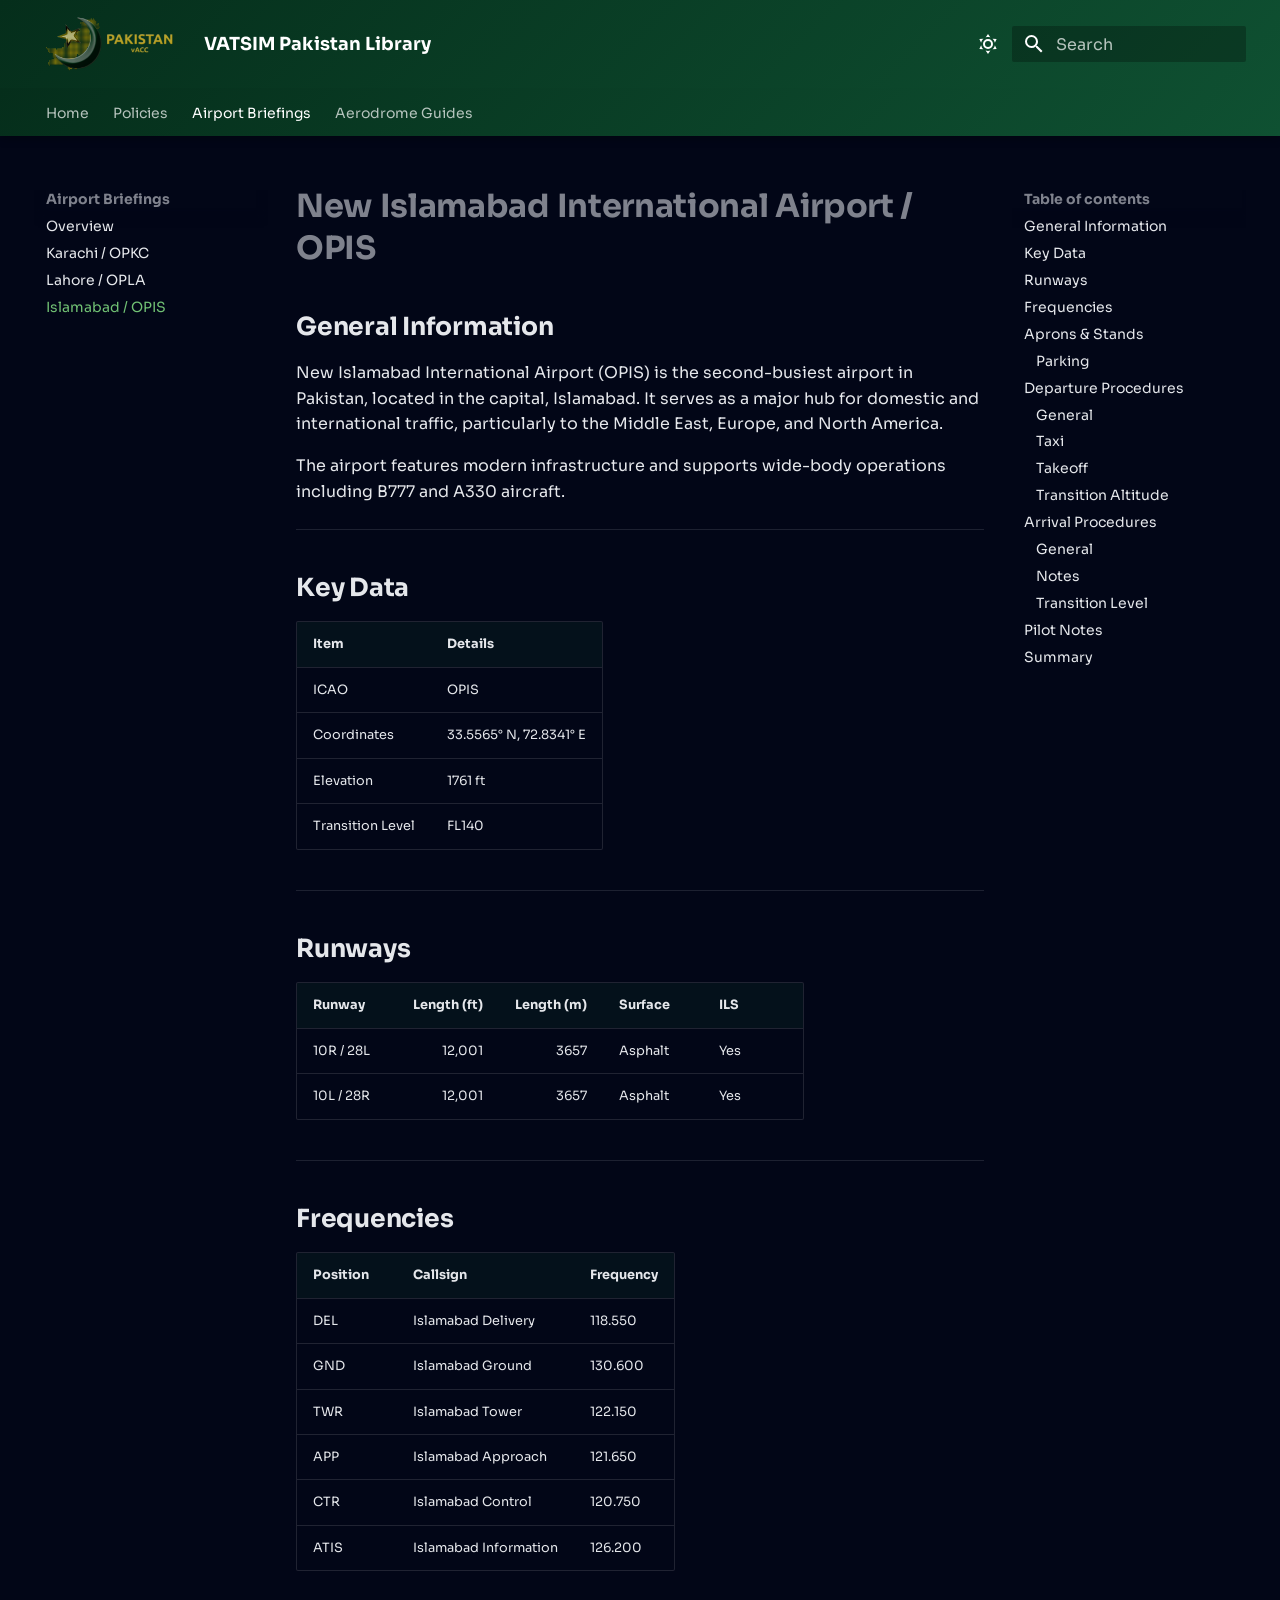
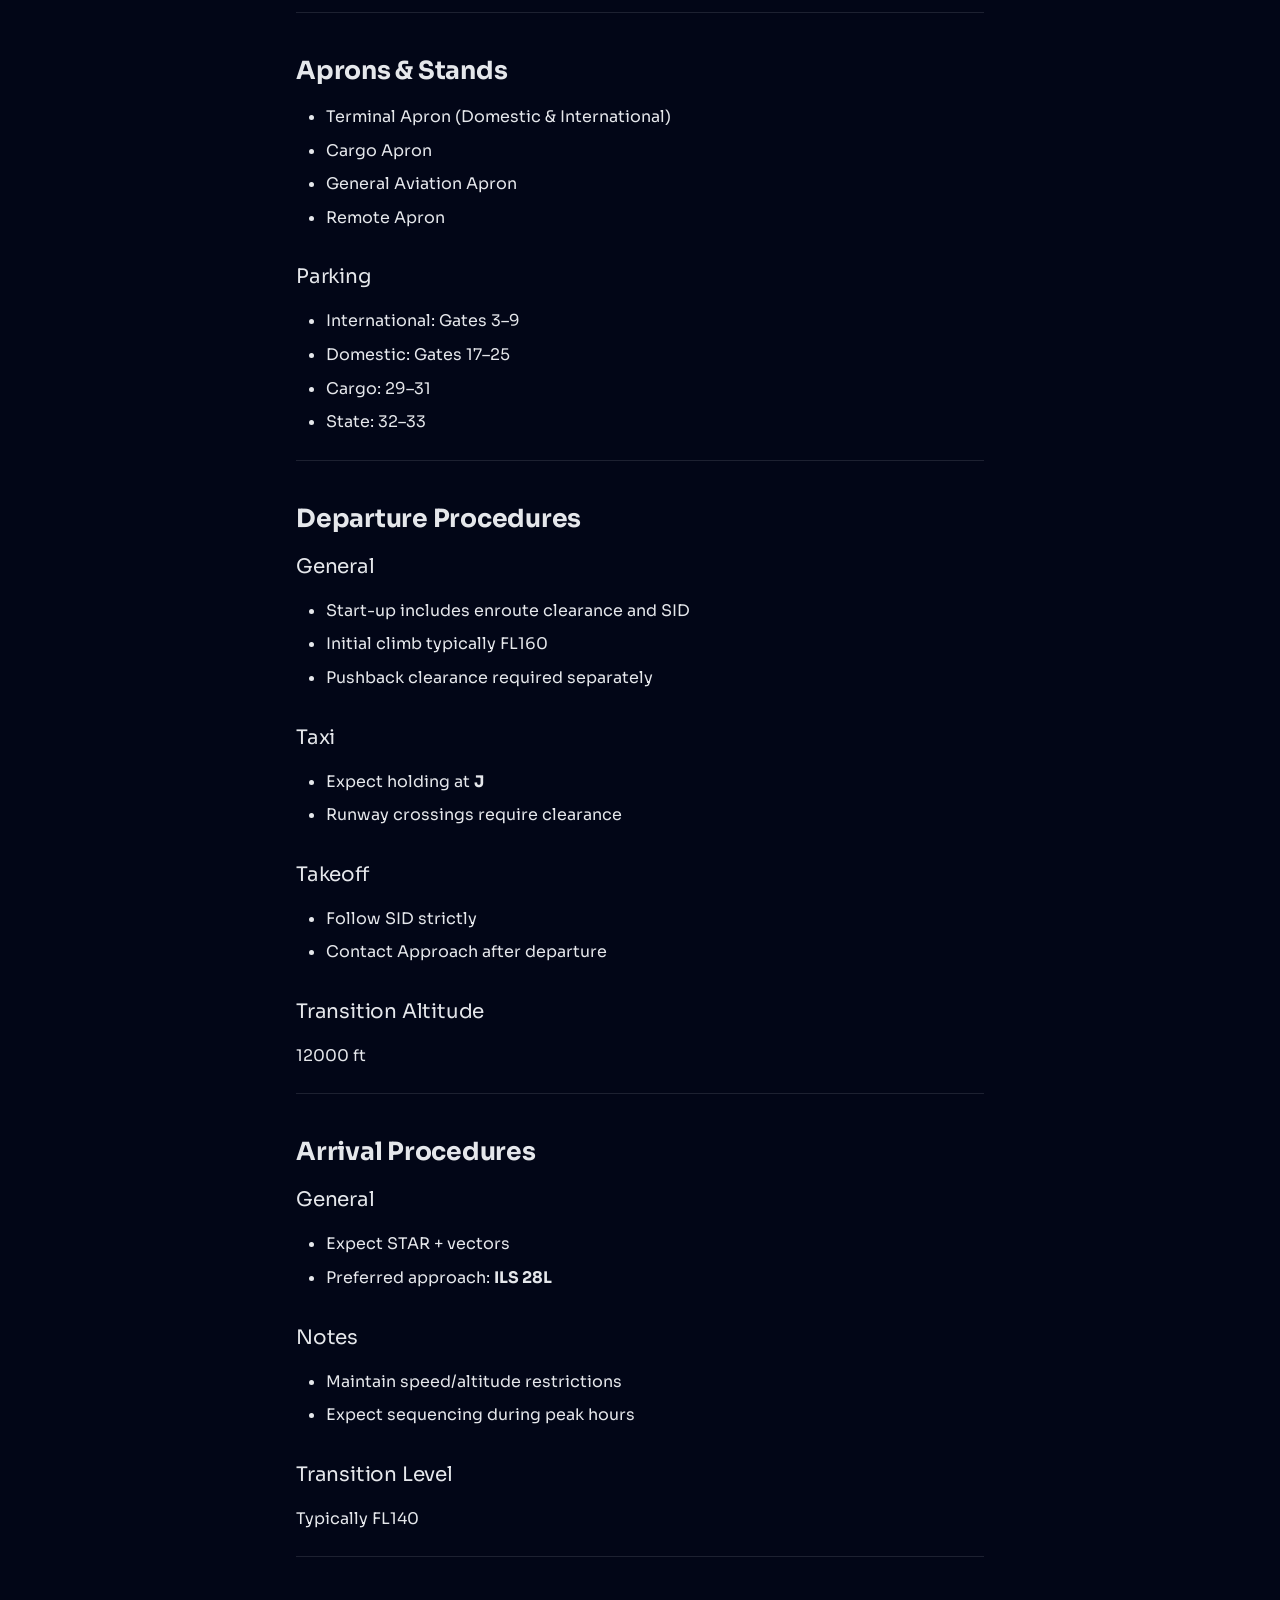
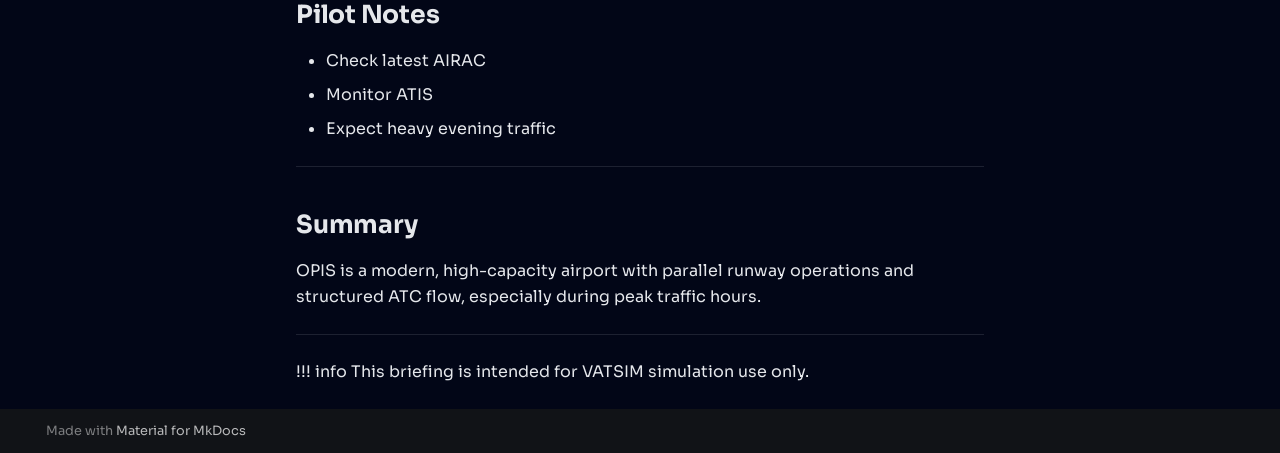
<file: airport-briefings/opis/index.html>
<!doctype html>
<html lang="en" class="no-js">
  <head>
    
      <meta charset="utf-8">
      <meta name="viewport" content="width=device-width,initial-scale=1">
      
        <meta name="description" content="Official documentation, policies, airport briefings, and resources for VATSIM Pakistan.">
      
      
      
        <link rel="canonical" href="https://library.vatsim.pk/airport-briefings/opis/">
      
      
        <link rel="prev" href="../opla/">
      
      
        <link rel="next" href="../../aerodrome-guides/">
      
      
        
      
      
      <link rel="icon" href="../../assets/favicon.png">
      <meta name="generator" content="mkdocs-1.6.1, mkdocs-material-9.7.6">
    
    
      
        <title>Islamabad / OPIS - VATSIM Pakistan Library</title>
      
    
    
      <link rel="stylesheet" href="../../assets/stylesheets/main.484c7ddc.min.css">
      
        
        <link rel="stylesheet" href="../../assets/stylesheets/palette.ab4e12ef.min.css">
      
      


    
    
      
    
    
      
        
        
        <link rel="preconnect" href="https://fonts.gstatic.com" crossorigin>
        <link rel="stylesheet" href="https://fonts.googleapis.com/css?family=Sora:300,300i,400,400i,700,700i%7CRoboto+Mono:400,400i,700,700i&display=fallback">
        <style>:root{--md-text-font:"Sora";--md-code-font:"Roboto Mono"}</style>
      
    
    
      <link rel="stylesheet" href="../../stylesheets/extra.css">
    
    <script>__md_scope=new URL("../..",location),__md_hash=e=>[...e].reduce(((e,_)=>(e<<5)-e+_.charCodeAt(0)),0),__md_get=(e,_=localStorage,t=__md_scope)=>JSON.parse(_.getItem(t.pathname+"."+e)),__md_set=(e,_,t=localStorage,a=__md_scope)=>{try{t.setItem(a.pathname+"."+e,JSON.stringify(_))}catch(e){}}</script>
    
      

    
    
  </head>
  
  
    
    
      
    
    
    
    
    <body dir="ltr" data-md-color-scheme="slate" data-md-color-primary="green" data-md-color-accent="amber">
  
    
    <input class="md-toggle" data-md-toggle="drawer" type="checkbox" id="__drawer" autocomplete="off">
    <input class="md-toggle" data-md-toggle="search" type="checkbox" id="__search" autocomplete="off">
    <label class="md-overlay" for="__drawer"></label>
    <div data-md-component="skip">
      
        
        <a href="#new-islamabad-international-airport-opis" class="md-skip">
          Skip to content
        </a>
      
    </div>
    <div data-md-component="announce">
      
    </div>
    
    
      

  

<header class="md-header md-header--shadow md-header--lifted" data-md-component="header">
  <nav class="md-header__inner md-grid" aria-label="Header">
    <a href="../.." title="VATSIM Pakistan Library" class="md-header__button md-logo" aria-label="VATSIM Pakistan Library" data-md-component="logo">
      
  <img src="../../assets/logo-gold.png" alt="logo">

    </a>
    <label class="md-header__button md-icon" for="__drawer">
      
      <svg xmlns="http://www.w3.org/2000/svg" viewBox="0 0 24 24"><path d="M3 6h18v2H3zm0 5h18v2H3zm0 5h18v2H3z"/></svg>
    </label>
    <div class="md-header__title" data-md-component="header-title">
      <div class="md-header__ellipsis">
        <div class="md-header__topic">
          <span class="md-ellipsis">
            VATSIM Pakistan Library
          </span>
        </div>
        <div class="md-header__topic" data-md-component="header-topic">
          <span class="md-ellipsis">
            
              Islamabad / OPIS
            
          </span>
        </div>
      </div>
    </div>
    
      
        <form class="md-header__option" data-md-component="palette">
  
    
    
    
    <input class="md-option" data-md-color-media="" data-md-color-scheme="slate" data-md-color-primary="green" data-md-color-accent="amber"  aria-label="Switch to light mode"  type="radio" name="__palette" id="__palette_0">
    
      <label class="md-header__button md-icon" title="Switch to light mode" for="__palette_1" hidden>
        <svg xmlns="http://www.w3.org/2000/svg" viewBox="0 0 24 24"><path d="M12 7a5 5 0 0 1 5 5 5 5 0 0 1-5 5 5 5 0 0 1-5-5 5 5 0 0 1 5-5m0 2a3 3 0 0 0-3 3 3 3 0 0 0 3 3 3 3 0 0 0 3-3 3 3 0 0 0-3-3m0-7 2.39 3.42C13.65 5.15 12.84 5 12 5s-1.65.15-2.39.42zM3.34 7l4.16-.35A7.2 7.2 0 0 0 5.94 8.5c-.44.74-.69 1.5-.83 2.29zm.02 10 1.76-3.77a7.131 7.131 0 0 0 2.38 4.14zM20.65 7l-1.77 3.79a7.02 7.02 0 0 0-2.38-4.15zm-.01 10-4.14.36c.59-.51 1.12-1.14 1.54-1.86.42-.73.69-1.5.83-2.29zM12 22l-2.41-3.44c.74.27 1.55.44 2.41.44.82 0 1.63-.17 2.37-.44z"/></svg>
      </label>
    
  
    
    
    
    <input class="md-option" data-md-color-media="" data-md-color-scheme="default" data-md-color-primary="green" data-md-color-accent="amber"  aria-label="Switch to dark mode"  type="radio" name="__palette" id="__palette_1">
    
      <label class="md-header__button md-icon" title="Switch to dark mode" for="__palette_0" hidden>
        <svg xmlns="http://www.w3.org/2000/svg" viewBox="0 0 24 24"><path d="m17.75 4.09-2.53 1.94.91 3.06-2.63-1.81-2.63 1.81.91-3.06-2.53-1.94L12.44 4l1.06-3 1.06 3zm3.5 6.91-1.64 1.25.59 1.98-1.7-1.17-1.7 1.17.59-1.98L15.75 11l2.06-.05L18.5 9l.69 1.95zm-2.28 4.95c.83-.08 1.72 1.1 1.19 1.85-.32.45-.66.87-1.08 1.27C15.17 23 8.84 23 4.94 19.07c-3.91-3.9-3.91-10.24 0-14.14.4-.4.82-.76 1.27-1.08.75-.53 1.93.36 1.85 1.19-.27 2.86.69 5.83 2.89 8.02a9.96 9.96 0 0 0 8.02 2.89m-1.64 2.02a12.08 12.08 0 0 1-7.8-3.47c-2.17-2.19-3.33-5-3.49-7.82-2.81 3.14-2.7 7.96.31 10.98 3.02 3.01 7.84 3.12 10.98.31"/></svg>
      </label>
    
  
</form>
      
    
    
      <script>var palette=__md_get("__palette");if(palette&&palette.color){if("(prefers-color-scheme)"===palette.color.media){var media=matchMedia("(prefers-color-scheme: light)"),input=document.querySelector(media.matches?"[data-md-color-media='(prefers-color-scheme: light)']":"[data-md-color-media='(prefers-color-scheme: dark)']");palette.color.media=input.getAttribute("data-md-color-media"),palette.color.scheme=input.getAttribute("data-md-color-scheme"),palette.color.primary=input.getAttribute("data-md-color-primary"),palette.color.accent=input.getAttribute("data-md-color-accent")}for(var[key,value]of Object.entries(palette.color))document.body.setAttribute("data-md-color-"+key,value)}</script>
    
    
    
      
      
        <label class="md-header__button md-icon" for="__search">
          
          <svg xmlns="http://www.w3.org/2000/svg" viewBox="0 0 24 24"><path d="M9.5 3A6.5 6.5 0 0 1 16 9.5c0 1.61-.59 3.09-1.56 4.23l.27.27h.79l5 5-1.5 1.5-5-5v-.79l-.27-.27A6.52 6.52 0 0 1 9.5 16 6.5 6.5 0 0 1 3 9.5 6.5 6.5 0 0 1 9.5 3m0 2C7 5 5 7 5 9.5S7 14 9.5 14 14 12 14 9.5 12 5 9.5 5"/></svg>
        </label>
        <div class="md-search" data-md-component="search" role="dialog">
  <label class="md-search__overlay" for="__search"></label>
  <div class="md-search__inner" role="search">
    <form class="md-search__form" name="search">
      <input type="text" class="md-search__input" name="query" aria-label="Search" placeholder="Search" autocapitalize="off" autocorrect="off" autocomplete="off" spellcheck="false" data-md-component="search-query" required>
      <label class="md-search__icon md-icon" for="__search">
        
        <svg xmlns="http://www.w3.org/2000/svg" viewBox="0 0 24 24"><path d="M9.5 3A6.5 6.5 0 0 1 16 9.5c0 1.61-.59 3.09-1.56 4.23l.27.27h.79l5 5-1.5 1.5-5-5v-.79l-.27-.27A6.52 6.52 0 0 1 9.5 16 6.5 6.5 0 0 1 3 9.5 6.5 6.5 0 0 1 9.5 3m0 2C7 5 5 7 5 9.5S7 14 9.5 14 14 12 14 9.5 12 5 9.5 5"/></svg>
        
        <svg xmlns="http://www.w3.org/2000/svg" viewBox="0 0 24 24"><path d="M20 11v2H8l5.5 5.5-1.42 1.42L4.16 12l7.92-7.92L13.5 5.5 8 11z"/></svg>
      </label>
      <nav class="md-search__options" aria-label="Search">
        
        <button type="reset" class="md-search__icon md-icon" title="Clear" aria-label="Clear" tabindex="-1">
          
          <svg xmlns="http://www.w3.org/2000/svg" viewBox="0 0 24 24"><path d="M19 6.41 17.59 5 12 10.59 6.41 5 5 6.41 10.59 12 5 17.59 6.41 19 12 13.41 17.59 19 19 17.59 13.41 12z"/></svg>
        </button>
      </nav>
      
        <div class="md-search__suggest" data-md-component="search-suggest"></div>
      
    </form>
    <div class="md-search__output">
      <div class="md-search__scrollwrap" tabindex="0" data-md-scrollfix>
        <div class="md-search-result" data-md-component="search-result">
          <div class="md-search-result__meta">
            Initializing search
          </div>
          <ol class="md-search-result__list" role="presentation"></ol>
        </div>
      </div>
    </div>
  </div>
</div>
      
    
    
  </nav>
  
    
      
<nav class="md-tabs" aria-label="Tabs" data-md-component="tabs">
  <div class="md-grid">
    <ul class="md-tabs__list">
      
        
  
  
  
  
    <li class="md-tabs__item">
      <a href="../.." class="md-tabs__link">
        
  
  
    
  
  Home

      </a>
    </li>
  

      
        
  
  
  
  
    
    
      <li class="md-tabs__item">
        <a href="../../policies/" class="md-tabs__link">
          
  
  
  Policies

        </a>
      </li>
    
  

      
        
  
  
  
    
  
  
    
    
      <li class="md-tabs__item md-tabs__item--active">
        <a href="../" class="md-tabs__link">
          
  
  
  Airport Briefings

        </a>
      </li>
    
  

      
        
  
  
  
  
    
    
      <li class="md-tabs__item">
        <a href="../../aerodrome-guides/" class="md-tabs__link">
          
  
  
  Aerodrome Guides

        </a>
      </li>
    
  

      
    </ul>
  </div>
</nav>
    
  
</header>
    
    <div class="md-container" data-md-component="container">
      
      
        
      
      <main class="md-main" data-md-component="main">
        <div class="md-main__inner md-grid">
          
            
              
              <div class="md-sidebar md-sidebar--primary" data-md-component="sidebar" data-md-type="navigation" >
                <div class="md-sidebar__scrollwrap">
                  <div class="md-sidebar__inner">
                    


  


<nav class="md-nav md-nav--primary md-nav--lifted" aria-label="Navigation" data-md-level="0">
  <label class="md-nav__title" for="__drawer">
    <a href="../.." title="VATSIM Pakistan Library" class="md-nav__button md-logo" aria-label="VATSIM Pakistan Library" data-md-component="logo">
      
  <img src="../../assets/logo-gold.png" alt="logo">

    </a>
    VATSIM Pakistan Library
  </label>
  
  <ul class="md-nav__list" data-md-scrollfix>
    
      
      
  
  
  
  
    <li class="md-nav__item">
      <a href="../.." class="md-nav__link">
        
  
  
  <span class="md-ellipsis">
    
  
    Home
  

    
  </span>
  
  

      </a>
    </li>
  

    
      
      
  
  
  
  
    
    
    
    
      
      
    
    
    <li class="md-nav__item md-nav__item--nested">
      
        
        
        <input class="md-nav__toggle md-toggle " type="checkbox" id="__nav_2" >
        
          
          <label class="md-nav__link" for="__nav_2" id="__nav_2_label" tabindex="0">
            
  
  
  <span class="md-ellipsis">
    
  
    Policies
  

    
  </span>
  
  

            <span class="md-nav__icon md-icon"></span>
          </label>
        
        <nav class="md-nav" data-md-level="1" aria-labelledby="__nav_2_label" aria-expanded="false">
          <label class="md-nav__title" for="__nav_2">
            <span class="md-nav__icon md-icon"></span>
            
  
    Policies
  

          </label>
          <ul class="md-nav__list" data-md-scrollfix>
            
              
                
  
  
  
  
    <li class="md-nav__item">
      <a href="../../policies/" class="md-nav__link">
        
  
  
  <span class="md-ellipsis">
    
  
    Overview
  

    
  </span>
  
  

      </a>
    </li>
  

              
            
              
                
  
  
  
  
    <li class="md-nav__item">
      <a href="../../policies/constitution/" class="md-nav__link">
        
  
  
  <span class="md-ellipsis">
    
  
    Constitution Policy
  

    
  </span>
  
  

      </a>
    </li>
  

              
            
              
                
  
  
  
  
    <li class="md-nav__item">
      <a href="../../policies/atc-policy/" class="md-nav__link">
        
  
  
  <span class="md-ellipsis">
    
  
    ATC Policy
  

    
  </span>
  
  

      </a>
    </li>
  

              
            
              
                
  
  
  
  
    <li class="md-nav__item">
      <a href="../../policies/data-usage-and-handling/" class="md-nav__link">
        
  
  
  <span class="md-ellipsis">
    
  
    Data Usage & Handling
  

    
  </span>
  
  

      </a>
    </li>
  

              
            
          </ul>
        </nav>
      
    </li>
  

    
      
      
  
  
    
  
  
  
    
    
    
    
      
        
        
      
      
    
    
    <li class="md-nav__item md-nav__item--active md-nav__item--section md-nav__item--nested">
      
        
        
        <input class="md-nav__toggle md-toggle " type="checkbox" id="__nav_3" checked>
        
          
          <label class="md-nav__link" for="__nav_3" id="__nav_3_label" tabindex="">
            
  
  
  <span class="md-ellipsis">
    
  
    Airport Briefings
  

    
  </span>
  
  

            <span class="md-nav__icon md-icon"></span>
          </label>
        
        <nav class="md-nav" data-md-level="1" aria-labelledby="__nav_3_label" aria-expanded="true">
          <label class="md-nav__title" for="__nav_3">
            <span class="md-nav__icon md-icon"></span>
            
  
    Airport Briefings
  

          </label>
          <ul class="md-nav__list" data-md-scrollfix>
            
              
                
  
  
  
  
    <li class="md-nav__item">
      <a href="../" class="md-nav__link">
        
  
  
  <span class="md-ellipsis">
    
  
    Overview
  

    
  </span>
  
  

      </a>
    </li>
  

              
            
              
                
  
  
  
  
    <li class="md-nav__item">
      <a href="../opkc/" class="md-nav__link">
        
  
  
  <span class="md-ellipsis">
    
  
    Karachi / OPKC
  

    
  </span>
  
  

      </a>
    </li>
  

              
            
              
                
  
  
  
  
    <li class="md-nav__item">
      <a href="../opla/" class="md-nav__link">
        
  
  
  <span class="md-ellipsis">
    
  
    Lahore / OPLA
  

    
  </span>
  
  

      </a>
    </li>
  

              
            
              
                
  
  
    
  
  
  
    <li class="md-nav__item md-nav__item--active">
      
      <input class="md-nav__toggle md-toggle" type="checkbox" id="__toc">
      
      
        
      
      
        <label class="md-nav__link md-nav__link--active" for="__toc">
          
  
  
  <span class="md-ellipsis">
    
  
    Islamabad / OPIS
  

    
  </span>
  
  

          <span class="md-nav__icon md-icon"></span>
        </label>
      
      <a href="./" class="md-nav__link md-nav__link--active">
        
  
  
  <span class="md-ellipsis">
    
  
    Islamabad / OPIS
  

    
  </span>
  
  

      </a>
      
        

<nav class="md-nav md-nav--secondary" aria-label="Table of contents">
  
  
  
    
  
  
    <label class="md-nav__title" for="__toc">
      <span class="md-nav__icon md-icon"></span>
      Table of contents
    </label>
    <ul class="md-nav__list" data-md-component="toc" data-md-scrollfix>
      
        <li class="md-nav__item">
  <a href="#general-information" class="md-nav__link">
    <span class="md-ellipsis">
      
        General Information
      
    </span>
  </a>
  
</li>
      
        <li class="md-nav__item">
  <a href="#key-data" class="md-nav__link">
    <span class="md-ellipsis">
      
        Key Data
      
    </span>
  </a>
  
</li>
      
        <li class="md-nav__item">
  <a href="#runways" class="md-nav__link">
    <span class="md-ellipsis">
      
        Runways
      
    </span>
  </a>
  
</li>
      
        <li class="md-nav__item">
  <a href="#frequencies" class="md-nav__link">
    <span class="md-ellipsis">
      
        Frequencies
      
    </span>
  </a>
  
</li>
      
        <li class="md-nav__item">
  <a href="#aprons-stands" class="md-nav__link">
    <span class="md-ellipsis">
      
        Aprons &amp; Stands
      
    </span>
  </a>
  
    <nav class="md-nav" aria-label="Aprons &amp; Stands">
      <ul class="md-nav__list">
        
          <li class="md-nav__item">
  <a href="#parking" class="md-nav__link">
    <span class="md-ellipsis">
      
        Parking
      
    </span>
  </a>
  
</li>
        
      </ul>
    </nav>
  
</li>
      
        <li class="md-nav__item">
  <a href="#departure-procedures" class="md-nav__link">
    <span class="md-ellipsis">
      
        Departure Procedures
      
    </span>
  </a>
  
    <nav class="md-nav" aria-label="Departure Procedures">
      <ul class="md-nav__list">
        
          <li class="md-nav__item">
  <a href="#general" class="md-nav__link">
    <span class="md-ellipsis">
      
        General
      
    </span>
  </a>
  
</li>
        
          <li class="md-nav__item">
  <a href="#taxi" class="md-nav__link">
    <span class="md-ellipsis">
      
        Taxi
      
    </span>
  </a>
  
</li>
        
          <li class="md-nav__item">
  <a href="#takeoff" class="md-nav__link">
    <span class="md-ellipsis">
      
        Takeoff
      
    </span>
  </a>
  
</li>
        
          <li class="md-nav__item">
  <a href="#transition-altitude" class="md-nav__link">
    <span class="md-ellipsis">
      
        Transition Altitude
      
    </span>
  </a>
  
</li>
        
      </ul>
    </nav>
  
</li>
      
        <li class="md-nav__item">
  <a href="#arrival-procedures" class="md-nav__link">
    <span class="md-ellipsis">
      
        Arrival Procedures
      
    </span>
  </a>
  
    <nav class="md-nav" aria-label="Arrival Procedures">
      <ul class="md-nav__list">
        
          <li class="md-nav__item">
  <a href="#general_1" class="md-nav__link">
    <span class="md-ellipsis">
      
        General
      
    </span>
  </a>
  
</li>
        
          <li class="md-nav__item">
  <a href="#notes" class="md-nav__link">
    <span class="md-ellipsis">
      
        Notes
      
    </span>
  </a>
  
</li>
        
          <li class="md-nav__item">
  <a href="#transition-level" class="md-nav__link">
    <span class="md-ellipsis">
      
        Transition Level
      
    </span>
  </a>
  
</li>
        
      </ul>
    </nav>
  
</li>
      
        <li class="md-nav__item">
  <a href="#pilot-notes" class="md-nav__link">
    <span class="md-ellipsis">
      
        Pilot Notes
      
    </span>
  </a>
  
</li>
      
        <li class="md-nav__item">
  <a href="#summary" class="md-nav__link">
    <span class="md-ellipsis">
      
        Summary
      
    </span>
  </a>
  
</li>
      
    </ul>
  
</nav>
      
    </li>
  

              
            
          </ul>
        </nav>
      
    </li>
  

    
      
      
  
  
  
  
    
    
    
    
      
      
    
    
    <li class="md-nav__item md-nav__item--nested">
      
        
        
        <input class="md-nav__toggle md-toggle " type="checkbox" id="__nav_4" >
        
          
          <label class="md-nav__link" for="__nav_4" id="__nav_4_label" tabindex="0">
            
  
  
  <span class="md-ellipsis">
    
  
    Aerodrome Guides
  

    
  </span>
  
  

            <span class="md-nav__icon md-icon"></span>
          </label>
        
        <nav class="md-nav" data-md-level="1" aria-labelledby="__nav_4_label" aria-expanded="false">
          <label class="md-nav__title" for="__nav_4">
            <span class="md-nav__icon md-icon"></span>
            
  
    Aerodrome Guides
  

          </label>
          <ul class="md-nav__list" data-md-scrollfix>
            
              
                
  
  
  
  
    <li class="md-nav__item">
      <a href="../../aerodrome-guides/" class="md-nav__link">
        
  
  
  <span class="md-ellipsis">
    
  
    Overview
  

    
  </span>
  
  

      </a>
    </li>
  

              
            
              
                
  
  
  
  
    <li class="md-nav__item">
      <a href="../../aerodrome-guides/opkc/" class="md-nav__link">
        
  
  
  <span class="md-ellipsis">
    
  
    Karachi / OPKC
  

    
  </span>
  
  

      </a>
    </li>
  

              
            
              
                
  
  
  
  
    <li class="md-nav__item">
      <a href="../../aerodrome-guides/opla/" class="md-nav__link">
        
  
  
  <span class="md-ellipsis">
    
  
    Lahore / OPLA
  

    
  </span>
  
  

      </a>
    </li>
  

              
            
              
                
  
  
  
  
    <li class="md-nav__item">
      <a href="../../aerodrome-guides/opis/" class="md-nav__link">
        
  
  
  <span class="md-ellipsis">
    
  
    Islamabad / OPIS
  

    
  </span>
  
  

      </a>
    </li>
  

              
            
          </ul>
        </nav>
      
    </li>
  

    
  </ul>
</nav>
                  </div>
                </div>
              </div>
            
            
              
              <div class="md-sidebar md-sidebar--secondary" data-md-component="sidebar" data-md-type="toc" >
                <div class="md-sidebar__scrollwrap">
                  <div class="md-sidebar__inner">
                    

<nav class="md-nav md-nav--secondary" aria-label="Table of contents">
  
  
  
    
  
  
    <label class="md-nav__title" for="__toc">
      <span class="md-nav__icon md-icon"></span>
      Table of contents
    </label>
    <ul class="md-nav__list" data-md-component="toc" data-md-scrollfix>
      
        <li class="md-nav__item">
  <a href="#general-information" class="md-nav__link">
    <span class="md-ellipsis">
      
        General Information
      
    </span>
  </a>
  
</li>
      
        <li class="md-nav__item">
  <a href="#key-data" class="md-nav__link">
    <span class="md-ellipsis">
      
        Key Data
      
    </span>
  </a>
  
</li>
      
        <li class="md-nav__item">
  <a href="#runways" class="md-nav__link">
    <span class="md-ellipsis">
      
        Runways
      
    </span>
  </a>
  
</li>
      
        <li class="md-nav__item">
  <a href="#frequencies" class="md-nav__link">
    <span class="md-ellipsis">
      
        Frequencies
      
    </span>
  </a>
  
</li>
      
        <li class="md-nav__item">
  <a href="#aprons-stands" class="md-nav__link">
    <span class="md-ellipsis">
      
        Aprons &amp; Stands
      
    </span>
  </a>
  
    <nav class="md-nav" aria-label="Aprons &amp; Stands">
      <ul class="md-nav__list">
        
          <li class="md-nav__item">
  <a href="#parking" class="md-nav__link">
    <span class="md-ellipsis">
      
        Parking
      
    </span>
  </a>
  
</li>
        
      </ul>
    </nav>
  
</li>
      
        <li class="md-nav__item">
  <a href="#departure-procedures" class="md-nav__link">
    <span class="md-ellipsis">
      
        Departure Procedures
      
    </span>
  </a>
  
    <nav class="md-nav" aria-label="Departure Procedures">
      <ul class="md-nav__list">
        
          <li class="md-nav__item">
  <a href="#general" class="md-nav__link">
    <span class="md-ellipsis">
      
        General
      
    </span>
  </a>
  
</li>
        
          <li class="md-nav__item">
  <a href="#taxi" class="md-nav__link">
    <span class="md-ellipsis">
      
        Taxi
      
    </span>
  </a>
  
</li>
        
          <li class="md-nav__item">
  <a href="#takeoff" class="md-nav__link">
    <span class="md-ellipsis">
      
        Takeoff
      
    </span>
  </a>
  
</li>
        
          <li class="md-nav__item">
  <a href="#transition-altitude" class="md-nav__link">
    <span class="md-ellipsis">
      
        Transition Altitude
      
    </span>
  </a>
  
</li>
        
      </ul>
    </nav>
  
</li>
      
        <li class="md-nav__item">
  <a href="#arrival-procedures" class="md-nav__link">
    <span class="md-ellipsis">
      
        Arrival Procedures
      
    </span>
  </a>
  
    <nav class="md-nav" aria-label="Arrival Procedures">
      <ul class="md-nav__list">
        
          <li class="md-nav__item">
  <a href="#general_1" class="md-nav__link">
    <span class="md-ellipsis">
      
        General
      
    </span>
  </a>
  
</li>
        
          <li class="md-nav__item">
  <a href="#notes" class="md-nav__link">
    <span class="md-ellipsis">
      
        Notes
      
    </span>
  </a>
  
</li>
        
          <li class="md-nav__item">
  <a href="#transition-level" class="md-nav__link">
    <span class="md-ellipsis">
      
        Transition Level
      
    </span>
  </a>
  
</li>
        
      </ul>
    </nav>
  
</li>
      
        <li class="md-nav__item">
  <a href="#pilot-notes" class="md-nav__link">
    <span class="md-ellipsis">
      
        Pilot Notes
      
    </span>
  </a>
  
</li>
      
        <li class="md-nav__item">
  <a href="#summary" class="md-nav__link">
    <span class="md-ellipsis">
      
        Summary
      
    </span>
  </a>
  
</li>
      
    </ul>
  
</nav>
                  </div>
                </div>
              </div>
            
          
          
            <div class="md-content" data-md-component="content">
              
              <article class="md-content__inner md-typeset">
                
                  



<h1 id="new-islamabad-international-airport-opis">New Islamabad International Airport / OPIS</h1>
<h2 id="general-information">General Information</h2>
<p>New Islamabad International Airport (OPIS) is the second-busiest airport in Pakistan, located in the capital, Islamabad. It serves as a major hub for domestic and international traffic, particularly to the Middle East, Europe, and North America.</p>
<p>The airport features modern infrastructure and supports wide-body operations including B777 and A330 aircraft.</p>
<hr />
<h2 id="key-data">Key Data</h2>
<table>
<thead>
<tr>
<th>Item</th>
<th>Details</th>
</tr>
</thead>
<tbody>
<tr>
<td>ICAO</td>
<td>OPIS</td>
</tr>
<tr>
<td>Coordinates</td>
<td>33.5565° N, 72.8341° E</td>
</tr>
<tr>
<td>Elevation</td>
<td>1761 ft</td>
</tr>
<tr>
<td>Transition Level</td>
<td>FL140</td>
</tr>
</tbody>
</table>
<hr />
<h2 id="runways">Runways</h2>
<table>
<thead>
<tr>
<th>Runway</th>
<th style="text-align: right;">Length (ft)</th>
<th style="text-align: right;">Length (m)</th>
<th>Surface</th>
<th>ILS</th>
</tr>
</thead>
<tbody>
<tr>
<td>10R / 28L</td>
<td style="text-align: right;">12,001</td>
<td style="text-align: right;">3657</td>
<td>Asphalt</td>
<td>Yes</td>
</tr>
<tr>
<td>10L / 28R</td>
<td style="text-align: right;">12,001</td>
<td style="text-align: right;">3657</td>
<td>Asphalt</td>
<td>Yes</td>
</tr>
</tbody>
</table>
<hr />
<h2 id="frequencies">Frequencies</h2>
<table>
<thead>
<tr>
<th>Position</th>
<th>Callsign</th>
<th>Frequency</th>
</tr>
</thead>
<tbody>
<tr>
<td>DEL</td>
<td>Islamabad Delivery</td>
<td>118.550</td>
</tr>
<tr>
<td>GND</td>
<td>Islamabad Ground</td>
<td>130.600</td>
</tr>
<tr>
<td>TWR</td>
<td>Islamabad Tower</td>
<td>122.150</td>
</tr>
<tr>
<td>APP</td>
<td>Islamabad Approach</td>
<td>121.650</td>
</tr>
<tr>
<td>CTR</td>
<td>Islamabad Control</td>
<td>120.750</td>
</tr>
<tr>
<td>ATIS</td>
<td>Islamabad Information</td>
<td>126.200</td>
</tr>
</tbody>
</table>
<hr />
<h2 id="aprons-stands">Aprons &amp; Stands</h2>
<ul>
<li>Terminal Apron (Domestic &amp; International)</li>
<li>Cargo Apron</li>
<li>General Aviation Apron</li>
<li>Remote Apron</li>
</ul>
<h3 id="parking">Parking</h3>
<ul>
<li>International: Gates 3–9  </li>
<li>Domestic: Gates 17–25  </li>
<li>Cargo: 29–31  </li>
<li>State: 32–33  </li>
</ul>
<hr />
<h2 id="departure-procedures">Departure Procedures</h2>
<h3 id="general">General</h3>
<ul>
<li>Start-up includes enroute clearance and SID</li>
<li>Initial climb typically FL160</li>
<li>Pushback clearance required separately</li>
</ul>
<h3 id="taxi">Taxi</h3>
<ul>
<li>Expect holding at <strong>J</strong></li>
<li>Runway crossings require clearance</li>
</ul>
<h3 id="takeoff">Takeoff</h3>
<ul>
<li>Follow SID strictly</li>
<li>Contact Approach after departure</li>
</ul>
<h3 id="transition-altitude">Transition Altitude</h3>
<p>12000 ft</p>
<hr />
<h2 id="arrival-procedures">Arrival Procedures</h2>
<h3 id="general_1">General</h3>
<ul>
<li>Expect STAR + vectors</li>
<li>Preferred approach: <strong>ILS 28L</strong></li>
</ul>
<h3 id="notes">Notes</h3>
<ul>
<li>Maintain speed/altitude restrictions</li>
<li>Expect sequencing during peak hours</li>
</ul>
<h3 id="transition-level">Transition Level</h3>
<p>Typically FL140</p>
<hr />
<h2 id="pilot-notes">Pilot Notes</h2>
<ul>
<li>Check latest AIRAC</li>
<li>Monitor ATIS</li>
<li>Expect heavy evening traffic</li>
</ul>
<hr />
<h2 id="summary">Summary</h2>
<p>OPIS is a modern, high-capacity airport with parallel runway operations and structured ATC flow, especially during peak traffic hours.</p>
<hr />
<p>!!! info
    This briefing is intended for VATSIM simulation use only.</p>












                
              </article>
            </div>
          
          
<script>var target=document.getElementById(location.hash.slice(1));target&&target.name&&(target.checked=target.name.startsWith("__tabbed_"))</script>
        </div>
        
          <button type="button" class="md-top md-icon" data-md-component="top" hidden>
  
  <svg xmlns="http://www.w3.org/2000/svg" viewBox="0 0 24 24"><path d="M13 20h-2V8l-5.5 5.5-1.42-1.42L12 4.16l7.92 7.92-1.42 1.42L13 8z"/></svg>
  Back to top
</button>
        
      </main>
      
        <footer class="md-footer">
  
  <div class="md-footer-meta md-typeset">
    <div class="md-footer-meta__inner md-grid">
      <div class="md-copyright">
  
  
    Made with
    <a href="https://squidfunk.github.io/mkdocs-material/" target="_blank" rel="noopener">
      Material for MkDocs
    </a>
  
</div>
      
    </div>
  </div>
</footer>
      
    </div>
    <div class="md-dialog" data-md-component="dialog">
      <div class="md-dialog__inner md-typeset"></div>
    </div>
    
    
    
      
      
      <script id="__config" type="application/json">{"annotate": null, "base": "../..", "features": ["navigation.tabs", "navigation.tabs.sticky", "navigation.top", "navigation.tracking", "search.highlight", "search.suggest", "content.code.copy"], "search": "../../assets/javascripts/workers/search.2c215733.min.js", "tags": null, "translations": {"clipboard.copied": "Copied to clipboard", "clipboard.copy": "Copy to clipboard", "search.result.more.one": "1 more on this page", "search.result.more.other": "# more on this page", "search.result.none": "No matching documents", "search.result.one": "1 matching document", "search.result.other": "# matching documents", "search.result.placeholder": "Type to start searching", "search.result.term.missing": "Missing", "select.version": "Select version"}, "version": null}</script>
    
    
      <script src="../../assets/javascripts/bundle.79ae519e.min.js"></script>
      
    
  </body>
</html>
</file>
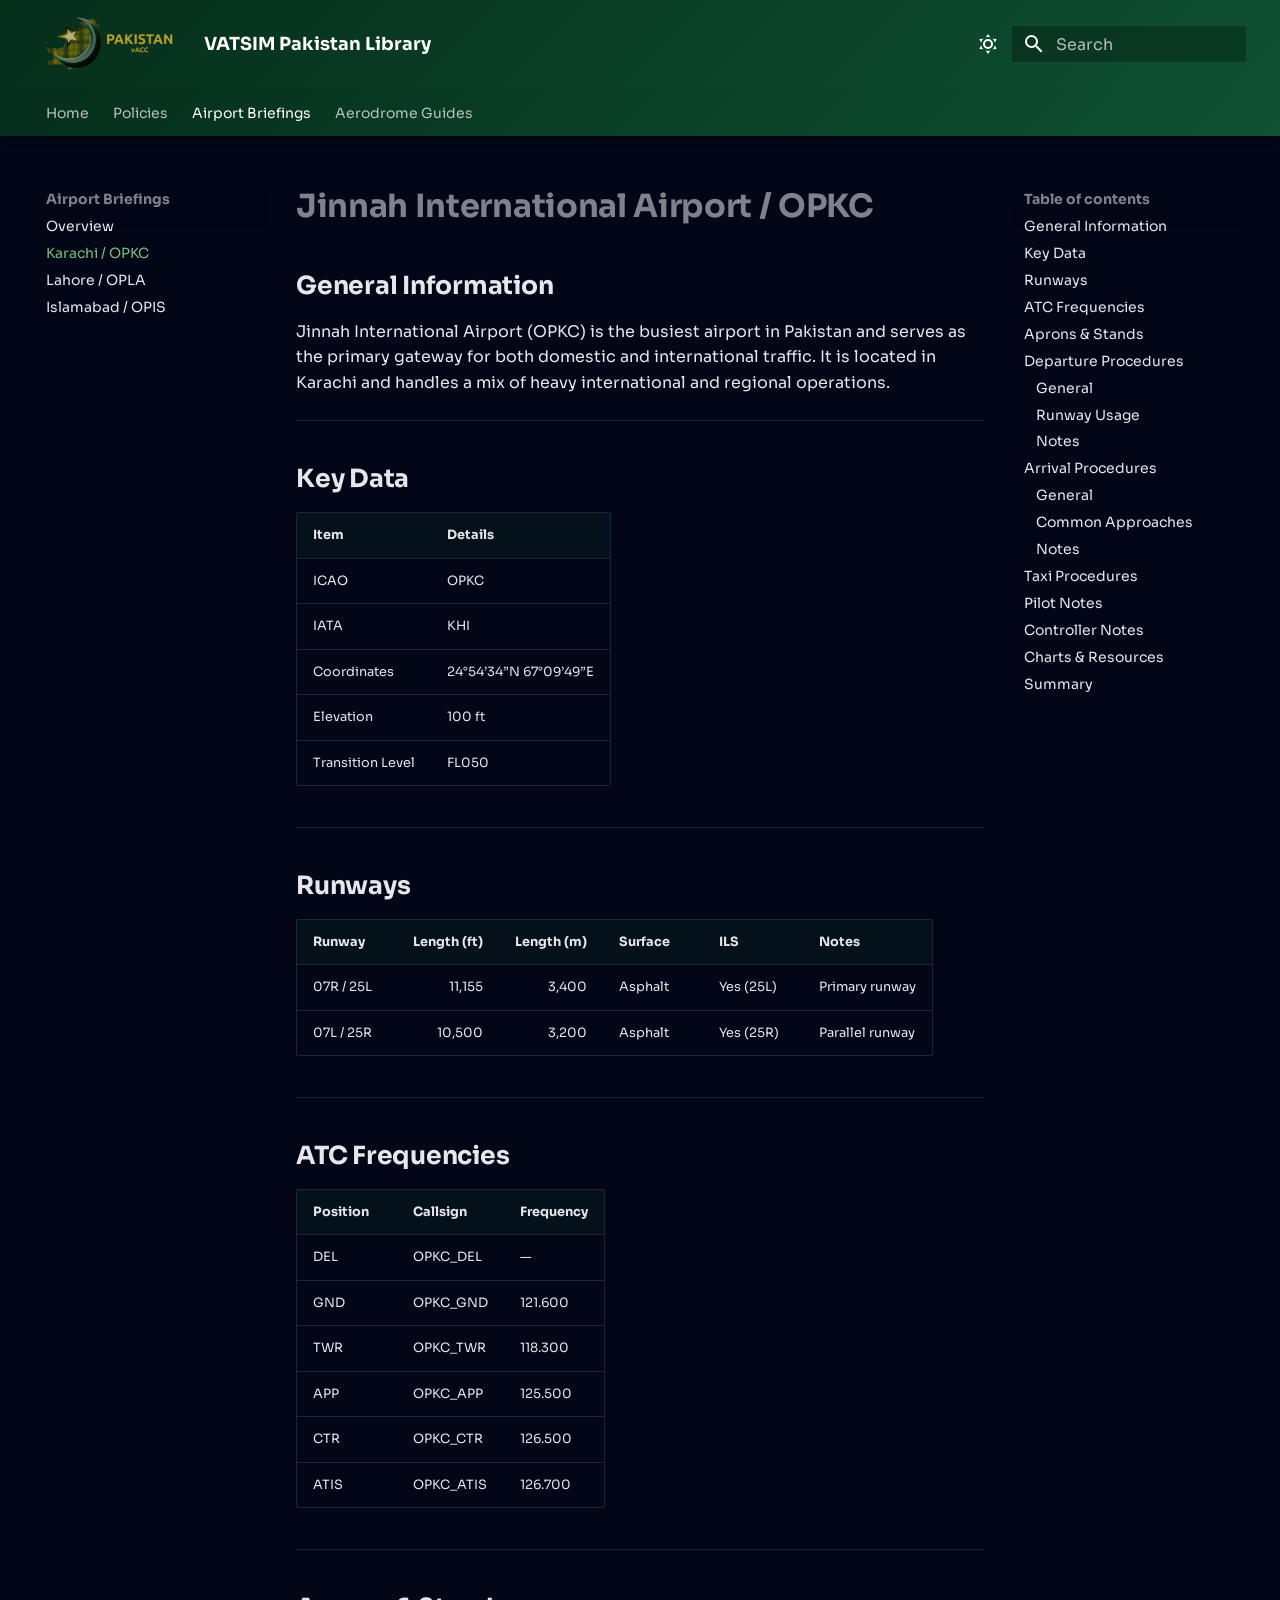
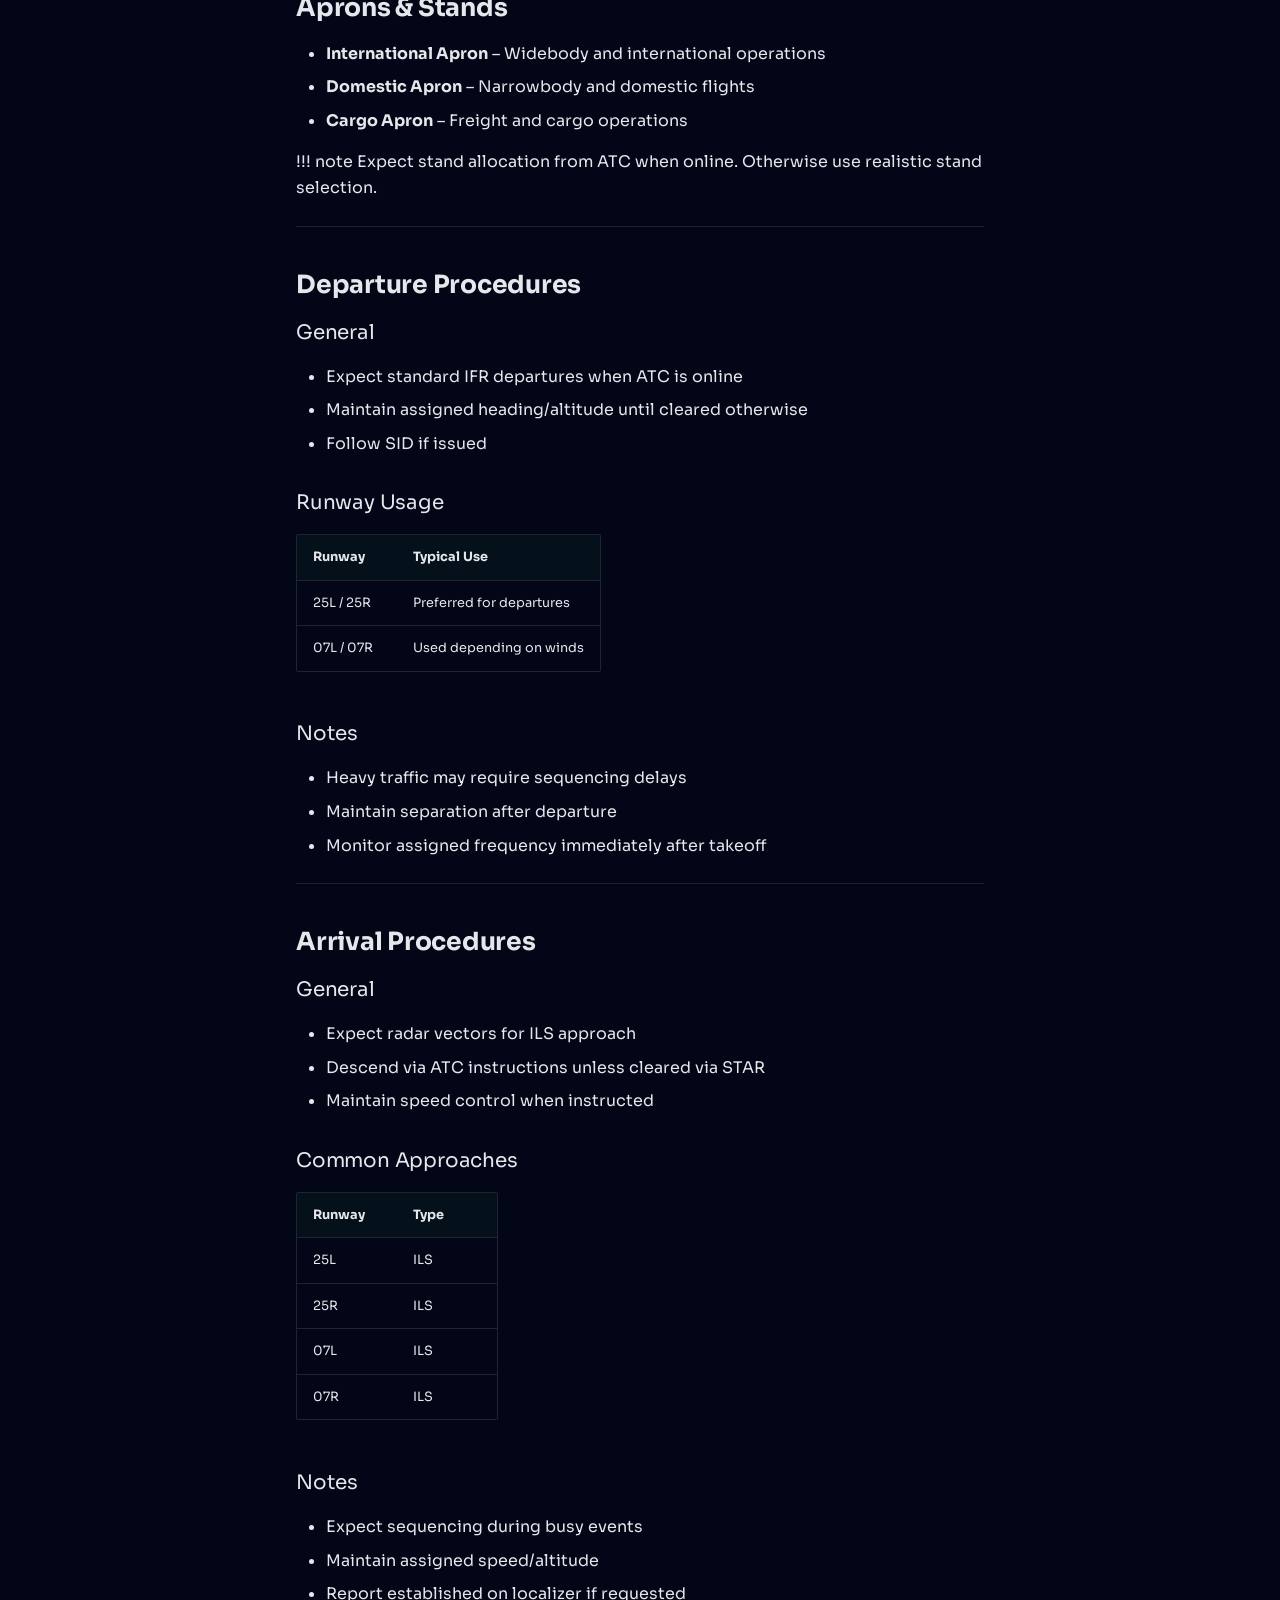
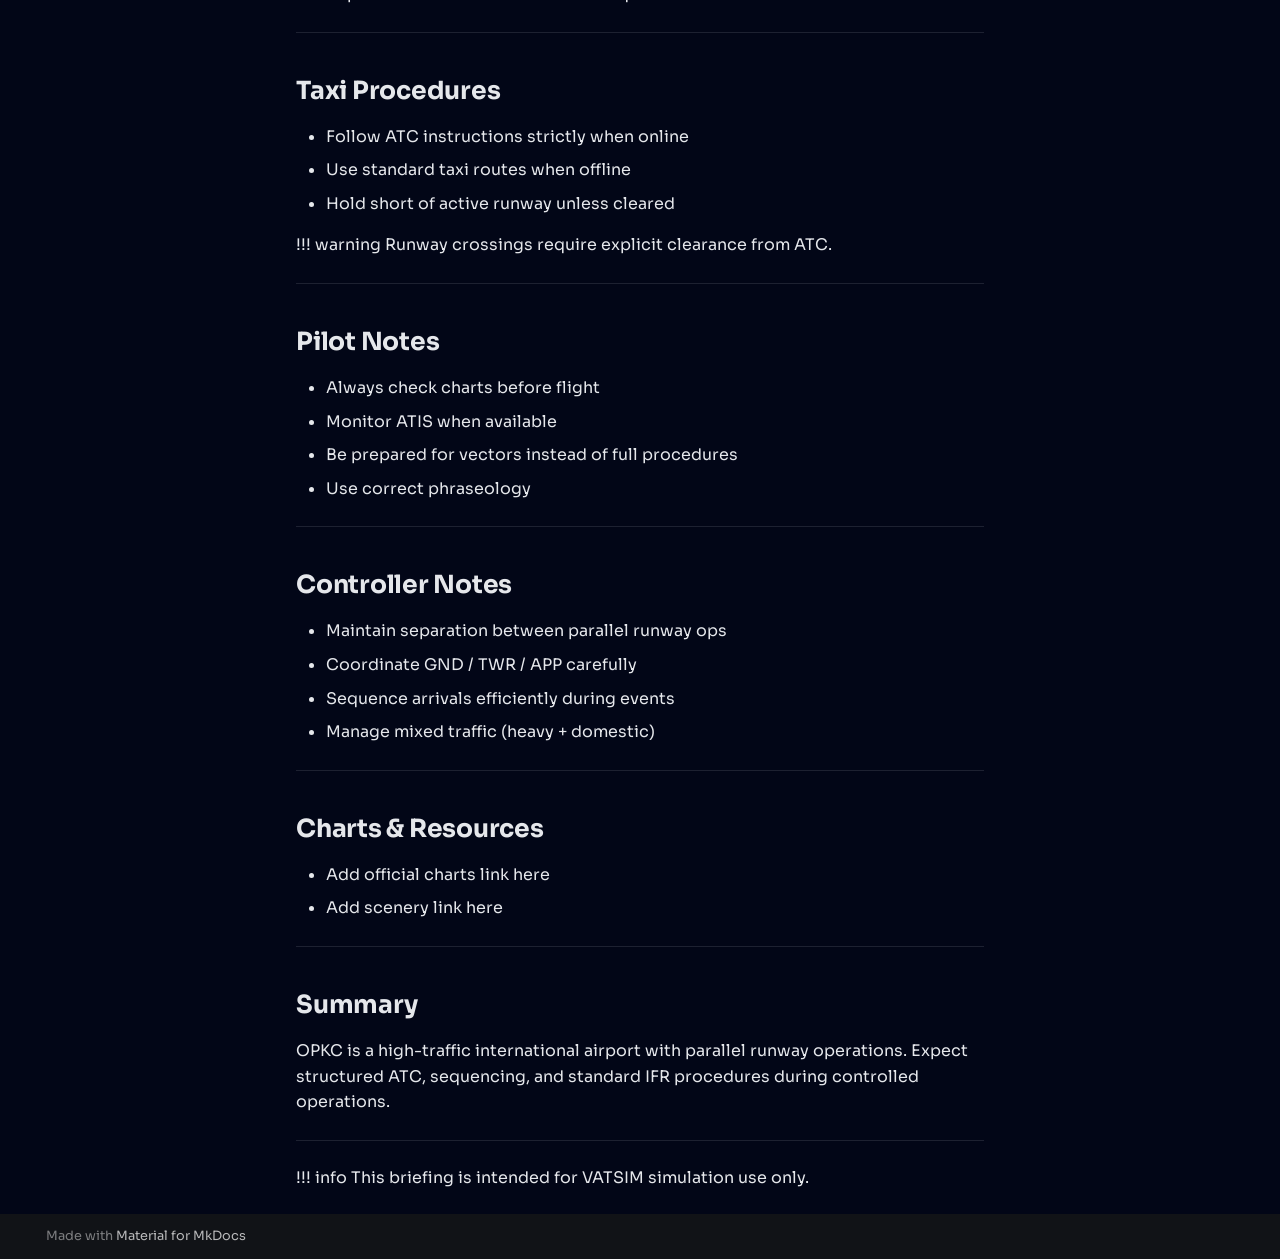
<file: airport-briefings/opkc/index.html>
<!doctype html>
<html lang="en" class="no-js">
  <head>
    
      <meta charset="utf-8">
      <meta name="viewport" content="width=device-width,initial-scale=1">
      
        <meta name="description" content="Official documentation, policies, airport briefings, and resources for VATSIM Pakistan.">
      
      
      
        <link rel="canonical" href="https://library.vatsim.pk/airport-briefings/opkc/">
      
      
        <link rel="prev" href="../">
      
      
        <link rel="next" href="../opla/">
      
      
        
      
      
      <link rel="icon" href="../../assets/favicon.png">
      <meta name="generator" content="mkdocs-1.6.1, mkdocs-material-9.7.6">
    
    
      
        <title>Karachi / OPKC - VATSIM Pakistan Library</title>
      
    
    
      <link rel="stylesheet" href="../../assets/stylesheets/main.484c7ddc.min.css">
      
        
        <link rel="stylesheet" href="../../assets/stylesheets/palette.ab4e12ef.min.css">
      
      


    
    
      
    
    
      
        
        
        <link rel="preconnect" href="https://fonts.gstatic.com" crossorigin>
        <link rel="stylesheet" href="https://fonts.googleapis.com/css?family=Sora:300,300i,400,400i,700,700i%7CRoboto+Mono:400,400i,700,700i&display=fallback">
        <style>:root{--md-text-font:"Sora";--md-code-font:"Roboto Mono"}</style>
      
    
    
      <link rel="stylesheet" href="../../stylesheets/extra.css">
    
    <script>__md_scope=new URL("../..",location),__md_hash=e=>[...e].reduce(((e,_)=>(e<<5)-e+_.charCodeAt(0)),0),__md_get=(e,_=localStorage,t=__md_scope)=>JSON.parse(_.getItem(t.pathname+"."+e)),__md_set=(e,_,t=localStorage,a=__md_scope)=>{try{t.setItem(a.pathname+"."+e,JSON.stringify(_))}catch(e){}}</script>
    
      

    
    
  </head>
  
  
    
    
      
    
    
    
    
    <body dir="ltr" data-md-color-scheme="slate" data-md-color-primary="green" data-md-color-accent="amber">
  
    
    <input class="md-toggle" data-md-toggle="drawer" type="checkbox" id="__drawer" autocomplete="off">
    <input class="md-toggle" data-md-toggle="search" type="checkbox" id="__search" autocomplete="off">
    <label class="md-overlay" for="__drawer"></label>
    <div data-md-component="skip">
      
        
        <a href="#jinnah-international-airport-opkc" class="md-skip">
          Skip to content
        </a>
      
    </div>
    <div data-md-component="announce">
      
    </div>
    
    
      

  

<header class="md-header md-header--shadow md-header--lifted" data-md-component="header">
  <nav class="md-header__inner md-grid" aria-label="Header">
    <a href="../.." title="VATSIM Pakistan Library" class="md-header__button md-logo" aria-label="VATSIM Pakistan Library" data-md-component="logo">
      
  <img src="../../assets/logo-gold.png" alt="logo">

    </a>
    <label class="md-header__button md-icon" for="__drawer">
      
      <svg xmlns="http://www.w3.org/2000/svg" viewBox="0 0 24 24"><path d="M3 6h18v2H3zm0 5h18v2H3zm0 5h18v2H3z"/></svg>
    </label>
    <div class="md-header__title" data-md-component="header-title">
      <div class="md-header__ellipsis">
        <div class="md-header__topic">
          <span class="md-ellipsis">
            VATSIM Pakistan Library
          </span>
        </div>
        <div class="md-header__topic" data-md-component="header-topic">
          <span class="md-ellipsis">
            
              Karachi / OPKC
            
          </span>
        </div>
      </div>
    </div>
    
      
        <form class="md-header__option" data-md-component="palette">
  
    
    
    
    <input class="md-option" data-md-color-media="" data-md-color-scheme="slate" data-md-color-primary="green" data-md-color-accent="amber"  aria-label="Switch to light mode"  type="radio" name="__palette" id="__palette_0">
    
      <label class="md-header__button md-icon" title="Switch to light mode" for="__palette_1" hidden>
        <svg xmlns="http://www.w3.org/2000/svg" viewBox="0 0 24 24"><path d="M12 7a5 5 0 0 1 5 5 5 5 0 0 1-5 5 5 5 0 0 1-5-5 5 5 0 0 1 5-5m0 2a3 3 0 0 0-3 3 3 3 0 0 0 3 3 3 3 0 0 0 3-3 3 3 0 0 0-3-3m0-7 2.39 3.42C13.65 5.15 12.84 5 12 5s-1.65.15-2.39.42zM3.34 7l4.16-.35A7.2 7.2 0 0 0 5.94 8.5c-.44.74-.69 1.5-.83 2.29zm.02 10 1.76-3.77a7.131 7.131 0 0 0 2.38 4.14zM20.65 7l-1.77 3.79a7.02 7.02 0 0 0-2.38-4.15zm-.01 10-4.14.36c.59-.51 1.12-1.14 1.54-1.86.42-.73.69-1.5.83-2.29zM12 22l-2.41-3.44c.74.27 1.55.44 2.41.44.82 0 1.63-.17 2.37-.44z"/></svg>
      </label>
    
  
    
    
    
    <input class="md-option" data-md-color-media="" data-md-color-scheme="default" data-md-color-primary="green" data-md-color-accent="amber"  aria-label="Switch to dark mode"  type="radio" name="__palette" id="__palette_1">
    
      <label class="md-header__button md-icon" title="Switch to dark mode" for="__palette_0" hidden>
        <svg xmlns="http://www.w3.org/2000/svg" viewBox="0 0 24 24"><path d="m17.75 4.09-2.53 1.94.91 3.06-2.63-1.81-2.63 1.81.91-3.06-2.53-1.94L12.44 4l1.06-3 1.06 3zm3.5 6.91-1.64 1.25.59 1.98-1.7-1.17-1.7 1.17.59-1.98L15.75 11l2.06-.05L18.5 9l.69 1.95zm-2.28 4.95c.83-.08 1.72 1.1 1.19 1.85-.32.45-.66.87-1.08 1.27C15.17 23 8.84 23 4.94 19.07c-3.91-3.9-3.91-10.24 0-14.14.4-.4.82-.76 1.27-1.08.75-.53 1.93.36 1.85 1.19-.27 2.86.69 5.83 2.89 8.02a9.96 9.96 0 0 0 8.02 2.89m-1.64 2.02a12.08 12.08 0 0 1-7.8-3.47c-2.17-2.19-3.33-5-3.49-7.82-2.81 3.14-2.7 7.96.31 10.98 3.02 3.01 7.84 3.12 10.98.31"/></svg>
      </label>
    
  
</form>
      
    
    
      <script>var palette=__md_get("__palette");if(palette&&palette.color){if("(prefers-color-scheme)"===palette.color.media){var media=matchMedia("(prefers-color-scheme: light)"),input=document.querySelector(media.matches?"[data-md-color-media='(prefers-color-scheme: light)']":"[data-md-color-media='(prefers-color-scheme: dark)']");palette.color.media=input.getAttribute("data-md-color-media"),palette.color.scheme=input.getAttribute("data-md-color-scheme"),palette.color.primary=input.getAttribute("data-md-color-primary"),palette.color.accent=input.getAttribute("data-md-color-accent")}for(var[key,value]of Object.entries(palette.color))document.body.setAttribute("data-md-color-"+key,value)}</script>
    
    
    
      
      
        <label class="md-header__button md-icon" for="__search">
          
          <svg xmlns="http://www.w3.org/2000/svg" viewBox="0 0 24 24"><path d="M9.5 3A6.5 6.5 0 0 1 16 9.5c0 1.61-.59 3.09-1.56 4.23l.27.27h.79l5 5-1.5 1.5-5-5v-.79l-.27-.27A6.52 6.52 0 0 1 9.5 16 6.5 6.5 0 0 1 3 9.5 6.5 6.5 0 0 1 9.5 3m0 2C7 5 5 7 5 9.5S7 14 9.5 14 14 12 14 9.5 12 5 9.5 5"/></svg>
        </label>
        <div class="md-search" data-md-component="search" role="dialog">
  <label class="md-search__overlay" for="__search"></label>
  <div class="md-search__inner" role="search">
    <form class="md-search__form" name="search">
      <input type="text" class="md-search__input" name="query" aria-label="Search" placeholder="Search" autocapitalize="off" autocorrect="off" autocomplete="off" spellcheck="false" data-md-component="search-query" required>
      <label class="md-search__icon md-icon" for="__search">
        
        <svg xmlns="http://www.w3.org/2000/svg" viewBox="0 0 24 24"><path d="M9.5 3A6.5 6.5 0 0 1 16 9.5c0 1.61-.59 3.09-1.56 4.23l.27.27h.79l5 5-1.5 1.5-5-5v-.79l-.27-.27A6.52 6.52 0 0 1 9.5 16 6.5 6.5 0 0 1 3 9.5 6.5 6.5 0 0 1 9.5 3m0 2C7 5 5 7 5 9.5S7 14 9.5 14 14 12 14 9.5 12 5 9.5 5"/></svg>
        
        <svg xmlns="http://www.w3.org/2000/svg" viewBox="0 0 24 24"><path d="M20 11v2H8l5.5 5.5-1.42 1.42L4.16 12l7.92-7.92L13.5 5.5 8 11z"/></svg>
      </label>
      <nav class="md-search__options" aria-label="Search">
        
        <button type="reset" class="md-search__icon md-icon" title="Clear" aria-label="Clear" tabindex="-1">
          
          <svg xmlns="http://www.w3.org/2000/svg" viewBox="0 0 24 24"><path d="M19 6.41 17.59 5 12 10.59 6.41 5 5 6.41 10.59 12 5 17.59 6.41 19 12 13.41 17.59 19 19 17.59 13.41 12z"/></svg>
        </button>
      </nav>
      
        <div class="md-search__suggest" data-md-component="search-suggest"></div>
      
    </form>
    <div class="md-search__output">
      <div class="md-search__scrollwrap" tabindex="0" data-md-scrollfix>
        <div class="md-search-result" data-md-component="search-result">
          <div class="md-search-result__meta">
            Initializing search
          </div>
          <ol class="md-search-result__list" role="presentation"></ol>
        </div>
      </div>
    </div>
  </div>
</div>
      
    
    
  </nav>
  
    
      
<nav class="md-tabs" aria-label="Tabs" data-md-component="tabs">
  <div class="md-grid">
    <ul class="md-tabs__list">
      
        
  
  
  
  
    <li class="md-tabs__item">
      <a href="../.." class="md-tabs__link">
        
  
  
    
  
  Home

      </a>
    </li>
  

      
        
  
  
  
  
    
    
      <li class="md-tabs__item">
        <a href="../../policies/" class="md-tabs__link">
          
  
  
  Policies

        </a>
      </li>
    
  

      
        
  
  
  
    
  
  
    
    
      <li class="md-tabs__item md-tabs__item--active">
        <a href="../" class="md-tabs__link">
          
  
  
  Airport Briefings

        </a>
      </li>
    
  

      
        
  
  
  
  
    
    
      <li class="md-tabs__item">
        <a href="../../aerodrome-guides/" class="md-tabs__link">
          
  
  
  Aerodrome Guides

        </a>
      </li>
    
  

      
    </ul>
  </div>
</nav>
    
  
</header>
    
    <div class="md-container" data-md-component="container">
      
      
        
      
      <main class="md-main" data-md-component="main">
        <div class="md-main__inner md-grid">
          
            
              
              <div class="md-sidebar md-sidebar--primary" data-md-component="sidebar" data-md-type="navigation" >
                <div class="md-sidebar__scrollwrap">
                  <div class="md-sidebar__inner">
                    


  


<nav class="md-nav md-nav--primary md-nav--lifted" aria-label="Navigation" data-md-level="0">
  <label class="md-nav__title" for="__drawer">
    <a href="../.." title="VATSIM Pakistan Library" class="md-nav__button md-logo" aria-label="VATSIM Pakistan Library" data-md-component="logo">
      
  <img src="../../assets/logo-gold.png" alt="logo">

    </a>
    VATSIM Pakistan Library
  </label>
  
  <ul class="md-nav__list" data-md-scrollfix>
    
      
      
  
  
  
  
    <li class="md-nav__item">
      <a href="../.." class="md-nav__link">
        
  
  
  <span class="md-ellipsis">
    
  
    Home
  

    
  </span>
  
  

      </a>
    </li>
  

    
      
      
  
  
  
  
    
    
    
    
      
      
    
    
    <li class="md-nav__item md-nav__item--nested">
      
        
        
        <input class="md-nav__toggle md-toggle " type="checkbox" id="__nav_2" >
        
          
          <label class="md-nav__link" for="__nav_2" id="__nav_2_label" tabindex="0">
            
  
  
  <span class="md-ellipsis">
    
  
    Policies
  

    
  </span>
  
  

            <span class="md-nav__icon md-icon"></span>
          </label>
        
        <nav class="md-nav" data-md-level="1" aria-labelledby="__nav_2_label" aria-expanded="false">
          <label class="md-nav__title" for="__nav_2">
            <span class="md-nav__icon md-icon"></span>
            
  
    Policies
  

          </label>
          <ul class="md-nav__list" data-md-scrollfix>
            
              
                
  
  
  
  
    <li class="md-nav__item">
      <a href="../../policies/" class="md-nav__link">
        
  
  
  <span class="md-ellipsis">
    
  
    Overview
  

    
  </span>
  
  

      </a>
    </li>
  

              
            
              
                
  
  
  
  
    <li class="md-nav__item">
      <a href="../../policies/constitution/" class="md-nav__link">
        
  
  
  <span class="md-ellipsis">
    
  
    Constitution Policy
  

    
  </span>
  
  

      </a>
    </li>
  

              
            
              
                
  
  
  
  
    <li class="md-nav__item">
      <a href="../../policies/atc-policy/" class="md-nav__link">
        
  
  
  <span class="md-ellipsis">
    
  
    ATC Policy
  

    
  </span>
  
  

      </a>
    </li>
  

              
            
              
                
  
  
  
  
    <li class="md-nav__item">
      <a href="../../policies/data-usage-and-handling/" class="md-nav__link">
        
  
  
  <span class="md-ellipsis">
    
  
    Data Usage & Handling
  

    
  </span>
  
  

      </a>
    </li>
  

              
            
          </ul>
        </nav>
      
    </li>
  

    
      
      
  
  
    
  
  
  
    
    
    
    
      
        
        
      
      
    
    
    <li class="md-nav__item md-nav__item--active md-nav__item--section md-nav__item--nested">
      
        
        
        <input class="md-nav__toggle md-toggle " type="checkbox" id="__nav_3" checked>
        
          
          <label class="md-nav__link" for="__nav_3" id="__nav_3_label" tabindex="">
            
  
  
  <span class="md-ellipsis">
    
  
    Airport Briefings
  

    
  </span>
  
  

            <span class="md-nav__icon md-icon"></span>
          </label>
        
        <nav class="md-nav" data-md-level="1" aria-labelledby="__nav_3_label" aria-expanded="true">
          <label class="md-nav__title" for="__nav_3">
            <span class="md-nav__icon md-icon"></span>
            
  
    Airport Briefings
  

          </label>
          <ul class="md-nav__list" data-md-scrollfix>
            
              
                
  
  
  
  
    <li class="md-nav__item">
      <a href="../" class="md-nav__link">
        
  
  
  <span class="md-ellipsis">
    
  
    Overview
  

    
  </span>
  
  

      </a>
    </li>
  

              
            
              
                
  
  
    
  
  
  
    <li class="md-nav__item md-nav__item--active">
      
      <input class="md-nav__toggle md-toggle" type="checkbox" id="__toc">
      
      
        
      
      
        <label class="md-nav__link md-nav__link--active" for="__toc">
          
  
  
  <span class="md-ellipsis">
    
  
    Karachi / OPKC
  

    
  </span>
  
  

          <span class="md-nav__icon md-icon"></span>
        </label>
      
      <a href="./" class="md-nav__link md-nav__link--active">
        
  
  
  <span class="md-ellipsis">
    
  
    Karachi / OPKC
  

    
  </span>
  
  

      </a>
      
        

<nav class="md-nav md-nav--secondary" aria-label="Table of contents">
  
  
  
    
  
  
    <label class="md-nav__title" for="__toc">
      <span class="md-nav__icon md-icon"></span>
      Table of contents
    </label>
    <ul class="md-nav__list" data-md-component="toc" data-md-scrollfix>
      
        <li class="md-nav__item">
  <a href="#general-information" class="md-nav__link">
    <span class="md-ellipsis">
      
        General Information
      
    </span>
  </a>
  
</li>
      
        <li class="md-nav__item">
  <a href="#key-data" class="md-nav__link">
    <span class="md-ellipsis">
      
        Key Data
      
    </span>
  </a>
  
</li>
      
        <li class="md-nav__item">
  <a href="#runways" class="md-nav__link">
    <span class="md-ellipsis">
      
        Runways
      
    </span>
  </a>
  
</li>
      
        <li class="md-nav__item">
  <a href="#atc-frequencies" class="md-nav__link">
    <span class="md-ellipsis">
      
        ATC Frequencies
      
    </span>
  </a>
  
</li>
      
        <li class="md-nav__item">
  <a href="#aprons-stands" class="md-nav__link">
    <span class="md-ellipsis">
      
        Aprons &amp; Stands
      
    </span>
  </a>
  
</li>
      
        <li class="md-nav__item">
  <a href="#departure-procedures" class="md-nav__link">
    <span class="md-ellipsis">
      
        Departure Procedures
      
    </span>
  </a>
  
    <nav class="md-nav" aria-label="Departure Procedures">
      <ul class="md-nav__list">
        
          <li class="md-nav__item">
  <a href="#general" class="md-nav__link">
    <span class="md-ellipsis">
      
        General
      
    </span>
  </a>
  
</li>
        
          <li class="md-nav__item">
  <a href="#runway-usage" class="md-nav__link">
    <span class="md-ellipsis">
      
        Runway Usage
      
    </span>
  </a>
  
</li>
        
          <li class="md-nav__item">
  <a href="#notes" class="md-nav__link">
    <span class="md-ellipsis">
      
        Notes
      
    </span>
  </a>
  
</li>
        
      </ul>
    </nav>
  
</li>
      
        <li class="md-nav__item">
  <a href="#arrival-procedures" class="md-nav__link">
    <span class="md-ellipsis">
      
        Arrival Procedures
      
    </span>
  </a>
  
    <nav class="md-nav" aria-label="Arrival Procedures">
      <ul class="md-nav__list">
        
          <li class="md-nav__item">
  <a href="#general_1" class="md-nav__link">
    <span class="md-ellipsis">
      
        General
      
    </span>
  </a>
  
</li>
        
          <li class="md-nav__item">
  <a href="#common-approaches" class="md-nav__link">
    <span class="md-ellipsis">
      
        Common Approaches
      
    </span>
  </a>
  
</li>
        
          <li class="md-nav__item">
  <a href="#notes_1" class="md-nav__link">
    <span class="md-ellipsis">
      
        Notes
      
    </span>
  </a>
  
</li>
        
      </ul>
    </nav>
  
</li>
      
        <li class="md-nav__item">
  <a href="#taxi-procedures" class="md-nav__link">
    <span class="md-ellipsis">
      
        Taxi Procedures
      
    </span>
  </a>
  
</li>
      
        <li class="md-nav__item">
  <a href="#pilot-notes" class="md-nav__link">
    <span class="md-ellipsis">
      
        Pilot Notes
      
    </span>
  </a>
  
</li>
      
        <li class="md-nav__item">
  <a href="#controller-notes" class="md-nav__link">
    <span class="md-ellipsis">
      
        Controller Notes
      
    </span>
  </a>
  
</li>
      
        <li class="md-nav__item">
  <a href="#charts-resources" class="md-nav__link">
    <span class="md-ellipsis">
      
        Charts &amp; Resources
      
    </span>
  </a>
  
</li>
      
        <li class="md-nav__item">
  <a href="#summary" class="md-nav__link">
    <span class="md-ellipsis">
      
        Summary
      
    </span>
  </a>
  
</li>
      
    </ul>
  
</nav>
      
    </li>
  

              
            
              
                
  
  
  
  
    <li class="md-nav__item">
      <a href="../opla/" class="md-nav__link">
        
  
  
  <span class="md-ellipsis">
    
  
    Lahore / OPLA
  

    
  </span>
  
  

      </a>
    </li>
  

              
            
              
                
  
  
  
  
    <li class="md-nav__item">
      <a href="../opis/" class="md-nav__link">
        
  
  
  <span class="md-ellipsis">
    
  
    Islamabad / OPIS
  

    
  </span>
  
  

      </a>
    </li>
  

              
            
          </ul>
        </nav>
      
    </li>
  

    
      
      
  
  
  
  
    
    
    
    
      
      
    
    
    <li class="md-nav__item md-nav__item--nested">
      
        
        
        <input class="md-nav__toggle md-toggle " type="checkbox" id="__nav_4" >
        
          
          <label class="md-nav__link" for="__nav_4" id="__nav_4_label" tabindex="0">
            
  
  
  <span class="md-ellipsis">
    
  
    Aerodrome Guides
  

    
  </span>
  
  

            <span class="md-nav__icon md-icon"></span>
          </label>
        
        <nav class="md-nav" data-md-level="1" aria-labelledby="__nav_4_label" aria-expanded="false">
          <label class="md-nav__title" for="__nav_4">
            <span class="md-nav__icon md-icon"></span>
            
  
    Aerodrome Guides
  

          </label>
          <ul class="md-nav__list" data-md-scrollfix>
            
              
                
  
  
  
  
    <li class="md-nav__item">
      <a href="../../aerodrome-guides/" class="md-nav__link">
        
  
  
  <span class="md-ellipsis">
    
  
    Overview
  

    
  </span>
  
  

      </a>
    </li>
  

              
            
              
                
  
  
  
  
    <li class="md-nav__item">
      <a href="../../aerodrome-guides/opkc/" class="md-nav__link">
        
  
  
  <span class="md-ellipsis">
    
  
    Karachi / OPKC
  

    
  </span>
  
  

      </a>
    </li>
  

              
            
              
                
  
  
  
  
    <li class="md-nav__item">
      <a href="../../aerodrome-guides/opla/" class="md-nav__link">
        
  
  
  <span class="md-ellipsis">
    
  
    Lahore / OPLA
  

    
  </span>
  
  

      </a>
    </li>
  

              
            
              
                
  
  
  
  
    <li class="md-nav__item">
      <a href="../../aerodrome-guides/opis/" class="md-nav__link">
        
  
  
  <span class="md-ellipsis">
    
  
    Islamabad / OPIS
  

    
  </span>
  
  

      </a>
    </li>
  

              
            
          </ul>
        </nav>
      
    </li>
  

    
  </ul>
</nav>
                  </div>
                </div>
              </div>
            
            
              
              <div class="md-sidebar md-sidebar--secondary" data-md-component="sidebar" data-md-type="toc" >
                <div class="md-sidebar__scrollwrap">
                  <div class="md-sidebar__inner">
                    

<nav class="md-nav md-nav--secondary" aria-label="Table of contents">
  
  
  
    
  
  
    <label class="md-nav__title" for="__toc">
      <span class="md-nav__icon md-icon"></span>
      Table of contents
    </label>
    <ul class="md-nav__list" data-md-component="toc" data-md-scrollfix>
      
        <li class="md-nav__item">
  <a href="#general-information" class="md-nav__link">
    <span class="md-ellipsis">
      
        General Information
      
    </span>
  </a>
  
</li>
      
        <li class="md-nav__item">
  <a href="#key-data" class="md-nav__link">
    <span class="md-ellipsis">
      
        Key Data
      
    </span>
  </a>
  
</li>
      
        <li class="md-nav__item">
  <a href="#runways" class="md-nav__link">
    <span class="md-ellipsis">
      
        Runways
      
    </span>
  </a>
  
</li>
      
        <li class="md-nav__item">
  <a href="#atc-frequencies" class="md-nav__link">
    <span class="md-ellipsis">
      
        ATC Frequencies
      
    </span>
  </a>
  
</li>
      
        <li class="md-nav__item">
  <a href="#aprons-stands" class="md-nav__link">
    <span class="md-ellipsis">
      
        Aprons &amp; Stands
      
    </span>
  </a>
  
</li>
      
        <li class="md-nav__item">
  <a href="#departure-procedures" class="md-nav__link">
    <span class="md-ellipsis">
      
        Departure Procedures
      
    </span>
  </a>
  
    <nav class="md-nav" aria-label="Departure Procedures">
      <ul class="md-nav__list">
        
          <li class="md-nav__item">
  <a href="#general" class="md-nav__link">
    <span class="md-ellipsis">
      
        General
      
    </span>
  </a>
  
</li>
        
          <li class="md-nav__item">
  <a href="#runway-usage" class="md-nav__link">
    <span class="md-ellipsis">
      
        Runway Usage
      
    </span>
  </a>
  
</li>
        
          <li class="md-nav__item">
  <a href="#notes" class="md-nav__link">
    <span class="md-ellipsis">
      
        Notes
      
    </span>
  </a>
  
</li>
        
      </ul>
    </nav>
  
</li>
      
        <li class="md-nav__item">
  <a href="#arrival-procedures" class="md-nav__link">
    <span class="md-ellipsis">
      
        Arrival Procedures
      
    </span>
  </a>
  
    <nav class="md-nav" aria-label="Arrival Procedures">
      <ul class="md-nav__list">
        
          <li class="md-nav__item">
  <a href="#general_1" class="md-nav__link">
    <span class="md-ellipsis">
      
        General
      
    </span>
  </a>
  
</li>
        
          <li class="md-nav__item">
  <a href="#common-approaches" class="md-nav__link">
    <span class="md-ellipsis">
      
        Common Approaches
      
    </span>
  </a>
  
</li>
        
          <li class="md-nav__item">
  <a href="#notes_1" class="md-nav__link">
    <span class="md-ellipsis">
      
        Notes
      
    </span>
  </a>
  
</li>
        
      </ul>
    </nav>
  
</li>
      
        <li class="md-nav__item">
  <a href="#taxi-procedures" class="md-nav__link">
    <span class="md-ellipsis">
      
        Taxi Procedures
      
    </span>
  </a>
  
</li>
      
        <li class="md-nav__item">
  <a href="#pilot-notes" class="md-nav__link">
    <span class="md-ellipsis">
      
        Pilot Notes
      
    </span>
  </a>
  
</li>
      
        <li class="md-nav__item">
  <a href="#controller-notes" class="md-nav__link">
    <span class="md-ellipsis">
      
        Controller Notes
      
    </span>
  </a>
  
</li>
      
        <li class="md-nav__item">
  <a href="#charts-resources" class="md-nav__link">
    <span class="md-ellipsis">
      
        Charts &amp; Resources
      
    </span>
  </a>
  
</li>
      
        <li class="md-nav__item">
  <a href="#summary" class="md-nav__link">
    <span class="md-ellipsis">
      
        Summary
      
    </span>
  </a>
  
</li>
      
    </ul>
  
</nav>
                  </div>
                </div>
              </div>
            
          
          
            <div class="md-content" data-md-component="content">
              
              <article class="md-content__inner md-typeset">
                
                  



<h1 id="jinnah-international-airport-opkc">Jinnah International Airport / OPKC</h1>
<h2 id="general-information">General Information</h2>
<p>Jinnah International Airport (OPKC) is the busiest airport in Pakistan and serves as the primary gateway for both domestic and international traffic. It is located in Karachi and handles a mix of heavy international and regional operations.</p>
<hr />
<h2 id="key-data">Key Data</h2>
<table>
<thead>
<tr>
<th>Item</th>
<th>Details</th>
</tr>
</thead>
<tbody>
<tr>
<td>ICAO</td>
<td>OPKC</td>
</tr>
<tr>
<td>IATA</td>
<td>KHI</td>
</tr>
<tr>
<td>Coordinates</td>
<td>24°54’34”N 67°09’49”E</td>
</tr>
<tr>
<td>Elevation</td>
<td>100 ft</td>
</tr>
<tr>
<td>Transition Level</td>
<td>FL050</td>
</tr>
</tbody>
</table>
<hr />
<h2 id="runways">Runways</h2>
<table>
<thead>
<tr>
<th>Runway</th>
<th style="text-align: right;">Length (ft)</th>
<th style="text-align: right;">Length (m)</th>
<th>Surface</th>
<th>ILS</th>
<th>Notes</th>
</tr>
</thead>
<tbody>
<tr>
<td>07R / 25L</td>
<td style="text-align: right;">11,155</td>
<td style="text-align: right;">3,400</td>
<td>Asphalt</td>
<td>Yes (25L)</td>
<td>Primary runway</td>
</tr>
<tr>
<td>07L / 25R</td>
<td style="text-align: right;">10,500</td>
<td style="text-align: right;">3,200</td>
<td>Asphalt</td>
<td>Yes (25R)</td>
<td>Parallel runway</td>
</tr>
</tbody>
</table>
<hr />
<h2 id="atc-frequencies">ATC Frequencies</h2>
<table>
<thead>
<tr>
<th>Position</th>
<th>Callsign</th>
<th>Frequency</th>
</tr>
</thead>
<tbody>
<tr>
<td>DEL</td>
<td>OPKC_DEL</td>
<td>—</td>
</tr>
<tr>
<td>GND</td>
<td>OPKC_GND</td>
<td>121.600</td>
</tr>
<tr>
<td>TWR</td>
<td>OPKC_TWR</td>
<td>118.300</td>
</tr>
<tr>
<td>APP</td>
<td>OPKC_APP</td>
<td>125.500</td>
</tr>
<tr>
<td>CTR</td>
<td>OPKC_CTR</td>
<td>126.500</td>
</tr>
<tr>
<td>ATIS</td>
<td>OPKC_ATIS</td>
<td>126.700</td>
</tr>
</tbody>
</table>
<hr />
<h2 id="aprons-stands">Aprons &amp; Stands</h2>
<ul>
<li><strong>International Apron</strong> – Widebody and international operations  </li>
<li><strong>Domestic Apron</strong> – Narrowbody and domestic flights  </li>
<li><strong>Cargo Apron</strong> – Freight and cargo operations  </li>
</ul>
<p>!!! note
    Expect stand allocation from ATC when online. Otherwise use realistic stand selection.</p>
<hr />
<h2 id="departure-procedures">Departure Procedures</h2>
<h3 id="general">General</h3>
<ul>
<li>Expect standard IFR departures when ATC is online  </li>
<li>Maintain assigned heading/altitude until cleared otherwise  </li>
<li>Follow SID if issued  </li>
</ul>
<h3 id="runway-usage">Runway Usage</h3>
<table>
<thead>
<tr>
<th>Runway</th>
<th>Typical Use</th>
</tr>
</thead>
<tbody>
<tr>
<td>25L / 25R</td>
<td>Preferred for departures</td>
</tr>
<tr>
<td>07L / 07R</td>
<td>Used depending on winds</td>
</tr>
</tbody>
</table>
<h3 id="notes">Notes</h3>
<ul>
<li>Heavy traffic may require sequencing delays  </li>
<li>Maintain separation after departure  </li>
<li>Monitor assigned frequency immediately after takeoff  </li>
</ul>
<hr />
<h2 id="arrival-procedures">Arrival Procedures</h2>
<h3 id="general_1">General</h3>
<ul>
<li>Expect radar vectors for ILS approach  </li>
<li>Descend via ATC instructions unless cleared via STAR  </li>
<li>Maintain speed control when instructed  </li>
</ul>
<h3 id="common-approaches">Common Approaches</h3>
<table>
<thead>
<tr>
<th>Runway</th>
<th>Type</th>
</tr>
</thead>
<tbody>
<tr>
<td>25L</td>
<td>ILS</td>
</tr>
<tr>
<td>25R</td>
<td>ILS</td>
</tr>
<tr>
<td>07L</td>
<td>ILS</td>
</tr>
<tr>
<td>07R</td>
<td>ILS</td>
</tr>
</tbody>
</table>
<h3 id="notes_1">Notes</h3>
<ul>
<li>Expect sequencing during busy events  </li>
<li>Maintain assigned speed/altitude  </li>
<li>Report established on localizer if requested  </li>
</ul>
<hr />
<h2 id="taxi-procedures">Taxi Procedures</h2>
<ul>
<li>Follow ATC instructions strictly when online  </li>
<li>Use standard taxi routes when offline  </li>
<li>Hold short of active runway unless cleared  </li>
</ul>
<p>!!! warning
    Runway crossings require explicit clearance from ATC.</p>
<hr />
<h2 id="pilot-notes">Pilot Notes</h2>
<ul>
<li>Always check charts before flight  </li>
<li>Monitor ATIS when available  </li>
<li>Be prepared for vectors instead of full procedures  </li>
<li>Use correct phraseology  </li>
</ul>
<hr />
<h2 id="controller-notes">Controller Notes</h2>
<ul>
<li>Maintain separation between parallel runway ops  </li>
<li>Coordinate GND / TWR / APP carefully  </li>
<li>Sequence arrivals efficiently during events  </li>
<li>Manage mixed traffic (heavy + domestic)  </li>
</ul>
<hr />
<h2 id="charts-resources">Charts &amp; Resources</h2>
<ul>
<li>Add official charts link here  </li>
<li>Add scenery link here  </li>
</ul>
<hr />
<h2 id="summary">Summary</h2>
<p>OPKC is a high-traffic international airport with parallel runway operations. Expect structured ATC, sequencing, and standard IFR procedures during controlled operations.</p>
<hr />
<p>!!! info
    This briefing is intended for VATSIM simulation use only.</p>












                
              </article>
            </div>
          
          
<script>var target=document.getElementById(location.hash.slice(1));target&&target.name&&(target.checked=target.name.startsWith("__tabbed_"))</script>
        </div>
        
          <button type="button" class="md-top md-icon" data-md-component="top" hidden>
  
  <svg xmlns="http://www.w3.org/2000/svg" viewBox="0 0 24 24"><path d="M13 20h-2V8l-5.5 5.5-1.42-1.42L12 4.16l7.92 7.92-1.42 1.42L13 8z"/></svg>
  Back to top
</button>
        
      </main>
      
        <footer class="md-footer">
  
  <div class="md-footer-meta md-typeset">
    <div class="md-footer-meta__inner md-grid">
      <div class="md-copyright">
  
  
    Made with
    <a href="https://squidfunk.github.io/mkdocs-material/" target="_blank" rel="noopener">
      Material for MkDocs
    </a>
  
</div>
      
    </div>
  </div>
</footer>
      
    </div>
    <div class="md-dialog" data-md-component="dialog">
      <div class="md-dialog__inner md-typeset"></div>
    </div>
    
    
    
      
      
      <script id="__config" type="application/json">{"annotate": null, "base": "../..", "features": ["navigation.tabs", "navigation.tabs.sticky", "navigation.top", "navigation.tracking", "search.highlight", "search.suggest", "content.code.copy"], "search": "../../assets/javascripts/workers/search.2c215733.min.js", "tags": null, "translations": {"clipboard.copied": "Copied to clipboard", "clipboard.copy": "Copy to clipboard", "search.result.more.one": "1 more on this page", "search.result.more.other": "# more on this page", "search.result.none": "No matching documents", "search.result.one": "1 matching document", "search.result.other": "# matching documents", "search.result.placeholder": "Type to start searching", "search.result.term.missing": "Missing", "select.version": "Select version"}, "version": null}</script>
    
    
      <script src="../../assets/javascripts/bundle.79ae519e.min.js"></script>
      
    
  </body>
</html>
</file>
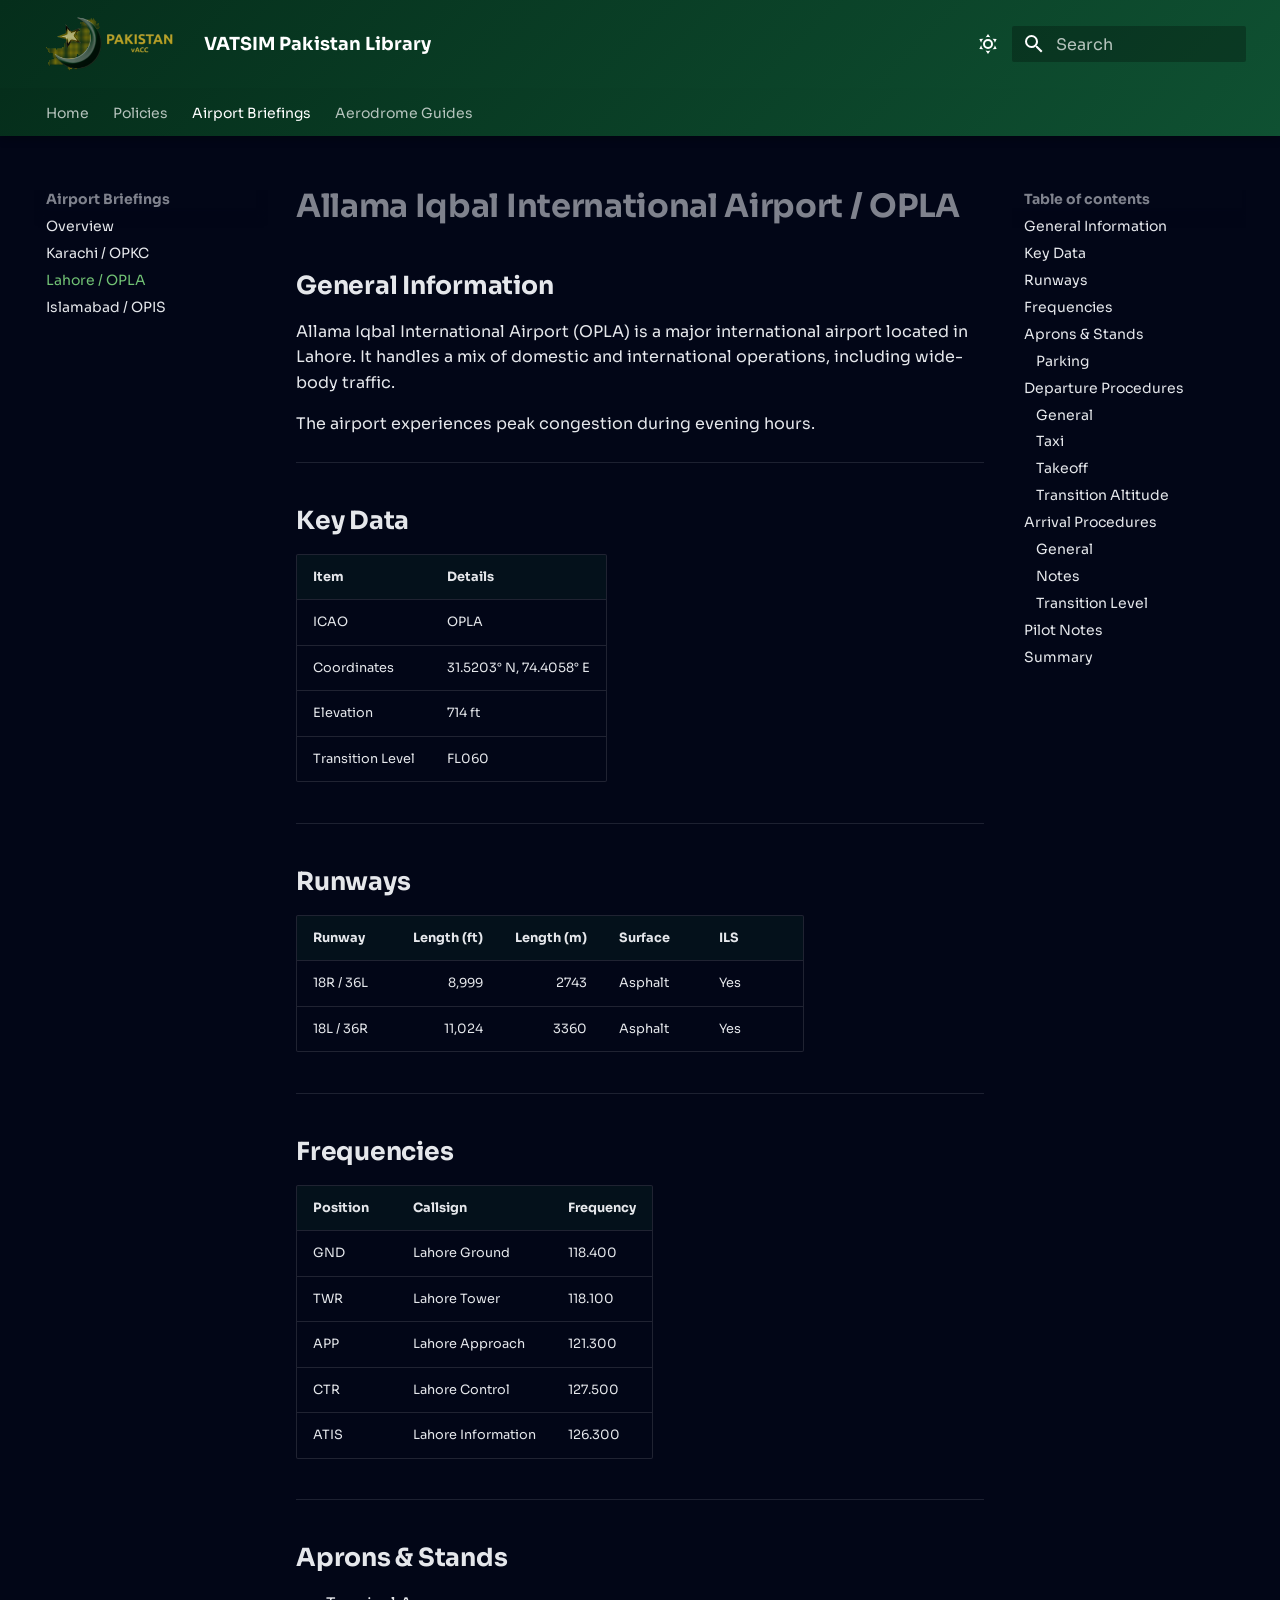
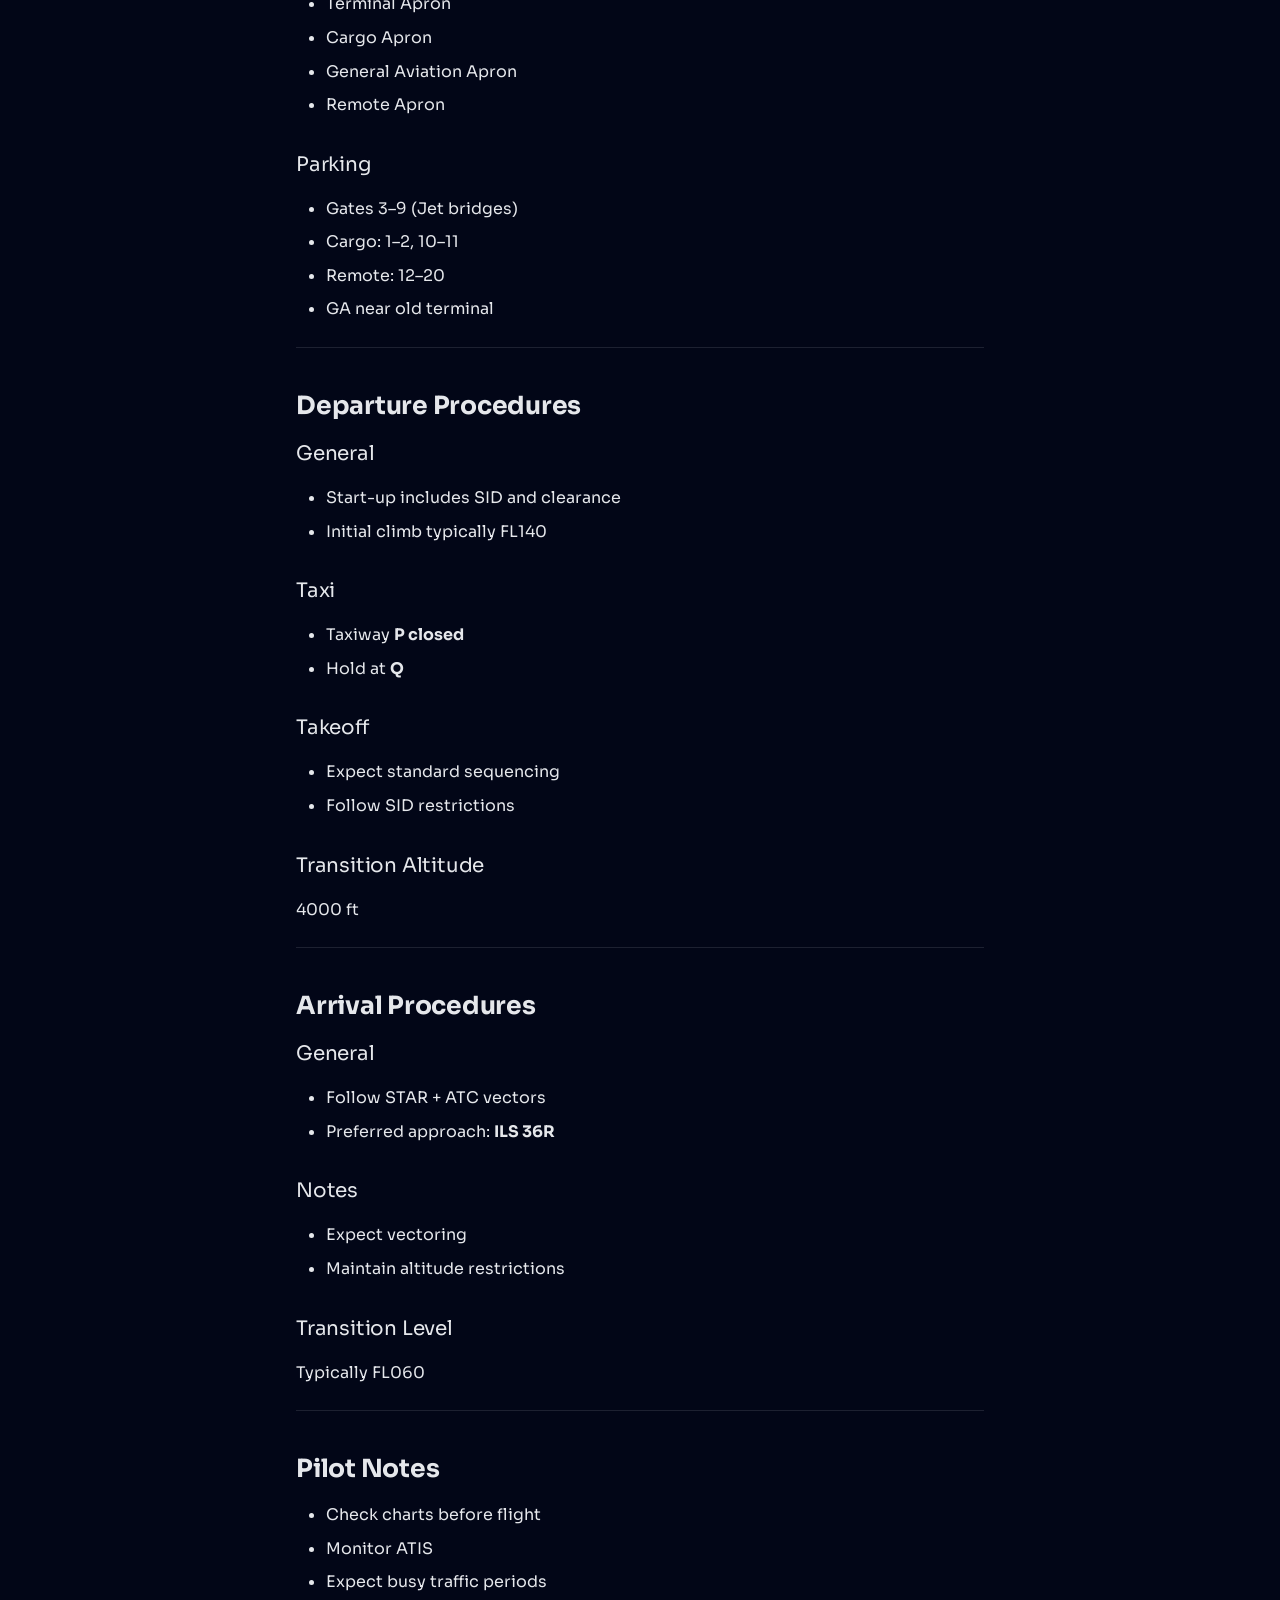
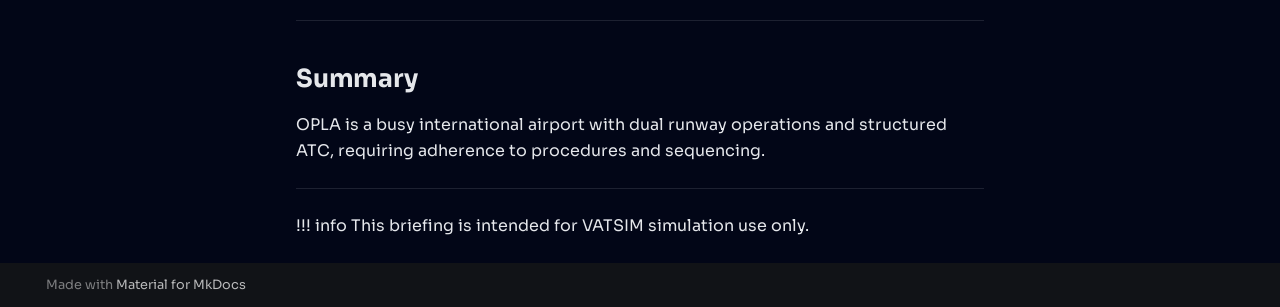
<file: airport-briefings/opla/index.html>
<!doctype html>
<html lang="en" class="no-js">
  <head>
    
      <meta charset="utf-8">
      <meta name="viewport" content="width=device-width,initial-scale=1">
      
        <meta name="description" content="Official documentation, policies, airport briefings, and resources for VATSIM Pakistan.">
      
      
      
        <link rel="canonical" href="https://library.vatsim.pk/airport-briefings/opla/">
      
      
        <link rel="prev" href="../opkc/">
      
      
        <link rel="next" href="../opis/">
      
      
        
      
      
      <link rel="icon" href="../../assets/favicon.png">
      <meta name="generator" content="mkdocs-1.6.1, mkdocs-material-9.7.6">
    
    
      
        <title>Lahore / OPLA - VATSIM Pakistan Library</title>
      
    
    
      <link rel="stylesheet" href="../../assets/stylesheets/main.484c7ddc.min.css">
      
        
        <link rel="stylesheet" href="../../assets/stylesheets/palette.ab4e12ef.min.css">
      
      


    
    
      
    
    
      
        
        
        <link rel="preconnect" href="https://fonts.gstatic.com" crossorigin>
        <link rel="stylesheet" href="https://fonts.googleapis.com/css?family=Sora:300,300i,400,400i,700,700i%7CRoboto+Mono:400,400i,700,700i&display=fallback">
        <style>:root{--md-text-font:"Sora";--md-code-font:"Roboto Mono"}</style>
      
    
    
      <link rel="stylesheet" href="../../stylesheets/extra.css">
    
    <script>__md_scope=new URL("../..",location),__md_hash=e=>[...e].reduce(((e,_)=>(e<<5)-e+_.charCodeAt(0)),0),__md_get=(e,_=localStorage,t=__md_scope)=>JSON.parse(_.getItem(t.pathname+"."+e)),__md_set=(e,_,t=localStorage,a=__md_scope)=>{try{t.setItem(a.pathname+"."+e,JSON.stringify(_))}catch(e){}}</script>
    
      

    
    
  </head>
  
  
    
    
      
    
    
    
    
    <body dir="ltr" data-md-color-scheme="slate" data-md-color-primary="green" data-md-color-accent="amber">
  
    
    <input class="md-toggle" data-md-toggle="drawer" type="checkbox" id="__drawer" autocomplete="off">
    <input class="md-toggle" data-md-toggle="search" type="checkbox" id="__search" autocomplete="off">
    <label class="md-overlay" for="__drawer"></label>
    <div data-md-component="skip">
      
        
        <a href="#allama-iqbal-international-airport-opla" class="md-skip">
          Skip to content
        </a>
      
    </div>
    <div data-md-component="announce">
      
    </div>
    
    
      

  

<header class="md-header md-header--shadow md-header--lifted" data-md-component="header">
  <nav class="md-header__inner md-grid" aria-label="Header">
    <a href="../.." title="VATSIM Pakistan Library" class="md-header__button md-logo" aria-label="VATSIM Pakistan Library" data-md-component="logo">
      
  <img src="../../assets/logo-gold.png" alt="logo">

    </a>
    <label class="md-header__button md-icon" for="__drawer">
      
      <svg xmlns="http://www.w3.org/2000/svg" viewBox="0 0 24 24"><path d="M3 6h18v2H3zm0 5h18v2H3zm0 5h18v2H3z"/></svg>
    </label>
    <div class="md-header__title" data-md-component="header-title">
      <div class="md-header__ellipsis">
        <div class="md-header__topic">
          <span class="md-ellipsis">
            VATSIM Pakistan Library
          </span>
        </div>
        <div class="md-header__topic" data-md-component="header-topic">
          <span class="md-ellipsis">
            
              Lahore / OPLA
            
          </span>
        </div>
      </div>
    </div>
    
      
        <form class="md-header__option" data-md-component="palette">
  
    
    
    
    <input class="md-option" data-md-color-media="" data-md-color-scheme="slate" data-md-color-primary="green" data-md-color-accent="amber"  aria-label="Switch to light mode"  type="radio" name="__palette" id="__palette_0">
    
      <label class="md-header__button md-icon" title="Switch to light mode" for="__palette_1" hidden>
        <svg xmlns="http://www.w3.org/2000/svg" viewBox="0 0 24 24"><path d="M12 7a5 5 0 0 1 5 5 5 5 0 0 1-5 5 5 5 0 0 1-5-5 5 5 0 0 1 5-5m0 2a3 3 0 0 0-3 3 3 3 0 0 0 3 3 3 3 0 0 0 3-3 3 3 0 0 0-3-3m0-7 2.39 3.42C13.65 5.15 12.84 5 12 5s-1.65.15-2.39.42zM3.34 7l4.16-.35A7.2 7.2 0 0 0 5.94 8.5c-.44.74-.69 1.5-.83 2.29zm.02 10 1.76-3.77a7.131 7.131 0 0 0 2.38 4.14zM20.65 7l-1.77 3.79a7.02 7.02 0 0 0-2.38-4.15zm-.01 10-4.14.36c.59-.51 1.12-1.14 1.54-1.86.42-.73.69-1.5.83-2.29zM12 22l-2.41-3.44c.74.27 1.55.44 2.41.44.82 0 1.63-.17 2.37-.44z"/></svg>
      </label>
    
  
    
    
    
    <input class="md-option" data-md-color-media="" data-md-color-scheme="default" data-md-color-primary="green" data-md-color-accent="amber"  aria-label="Switch to dark mode"  type="radio" name="__palette" id="__palette_1">
    
      <label class="md-header__button md-icon" title="Switch to dark mode" for="__palette_0" hidden>
        <svg xmlns="http://www.w3.org/2000/svg" viewBox="0 0 24 24"><path d="m17.75 4.09-2.53 1.94.91 3.06-2.63-1.81-2.63 1.81.91-3.06-2.53-1.94L12.44 4l1.06-3 1.06 3zm3.5 6.91-1.64 1.25.59 1.98-1.7-1.17-1.7 1.17.59-1.98L15.75 11l2.06-.05L18.5 9l.69 1.95zm-2.28 4.95c.83-.08 1.72 1.1 1.19 1.85-.32.45-.66.87-1.08 1.27C15.17 23 8.84 23 4.94 19.07c-3.91-3.9-3.91-10.24 0-14.14.4-.4.82-.76 1.27-1.08.75-.53 1.93.36 1.85 1.19-.27 2.86.69 5.83 2.89 8.02a9.96 9.96 0 0 0 8.02 2.89m-1.64 2.02a12.08 12.08 0 0 1-7.8-3.47c-2.17-2.19-3.33-5-3.49-7.82-2.81 3.14-2.7 7.96.31 10.98 3.02 3.01 7.84 3.12 10.98.31"/></svg>
      </label>
    
  
</form>
      
    
    
      <script>var palette=__md_get("__palette");if(palette&&palette.color){if("(prefers-color-scheme)"===palette.color.media){var media=matchMedia("(prefers-color-scheme: light)"),input=document.querySelector(media.matches?"[data-md-color-media='(prefers-color-scheme: light)']":"[data-md-color-media='(prefers-color-scheme: dark)']");palette.color.media=input.getAttribute("data-md-color-media"),palette.color.scheme=input.getAttribute("data-md-color-scheme"),palette.color.primary=input.getAttribute("data-md-color-primary"),palette.color.accent=input.getAttribute("data-md-color-accent")}for(var[key,value]of Object.entries(palette.color))document.body.setAttribute("data-md-color-"+key,value)}</script>
    
    
    
      
      
        <label class="md-header__button md-icon" for="__search">
          
          <svg xmlns="http://www.w3.org/2000/svg" viewBox="0 0 24 24"><path d="M9.5 3A6.5 6.5 0 0 1 16 9.5c0 1.61-.59 3.09-1.56 4.23l.27.27h.79l5 5-1.5 1.5-5-5v-.79l-.27-.27A6.52 6.52 0 0 1 9.5 16 6.5 6.5 0 0 1 3 9.5 6.5 6.5 0 0 1 9.5 3m0 2C7 5 5 7 5 9.5S7 14 9.5 14 14 12 14 9.5 12 5 9.5 5"/></svg>
        </label>
        <div class="md-search" data-md-component="search" role="dialog">
  <label class="md-search__overlay" for="__search"></label>
  <div class="md-search__inner" role="search">
    <form class="md-search__form" name="search">
      <input type="text" class="md-search__input" name="query" aria-label="Search" placeholder="Search" autocapitalize="off" autocorrect="off" autocomplete="off" spellcheck="false" data-md-component="search-query" required>
      <label class="md-search__icon md-icon" for="__search">
        
        <svg xmlns="http://www.w3.org/2000/svg" viewBox="0 0 24 24"><path d="M9.5 3A6.5 6.5 0 0 1 16 9.5c0 1.61-.59 3.09-1.56 4.23l.27.27h.79l5 5-1.5 1.5-5-5v-.79l-.27-.27A6.52 6.52 0 0 1 9.5 16 6.5 6.5 0 0 1 3 9.5 6.5 6.5 0 0 1 9.5 3m0 2C7 5 5 7 5 9.5S7 14 9.5 14 14 12 14 9.5 12 5 9.5 5"/></svg>
        
        <svg xmlns="http://www.w3.org/2000/svg" viewBox="0 0 24 24"><path d="M20 11v2H8l5.5 5.5-1.42 1.42L4.16 12l7.92-7.92L13.5 5.5 8 11z"/></svg>
      </label>
      <nav class="md-search__options" aria-label="Search">
        
        <button type="reset" class="md-search__icon md-icon" title="Clear" aria-label="Clear" tabindex="-1">
          
          <svg xmlns="http://www.w3.org/2000/svg" viewBox="0 0 24 24"><path d="M19 6.41 17.59 5 12 10.59 6.41 5 5 6.41 10.59 12 5 17.59 6.41 19 12 13.41 17.59 19 19 17.59 13.41 12z"/></svg>
        </button>
      </nav>
      
        <div class="md-search__suggest" data-md-component="search-suggest"></div>
      
    </form>
    <div class="md-search__output">
      <div class="md-search__scrollwrap" tabindex="0" data-md-scrollfix>
        <div class="md-search-result" data-md-component="search-result">
          <div class="md-search-result__meta">
            Initializing search
          </div>
          <ol class="md-search-result__list" role="presentation"></ol>
        </div>
      </div>
    </div>
  </div>
</div>
      
    
    
  </nav>
  
    
      
<nav class="md-tabs" aria-label="Tabs" data-md-component="tabs">
  <div class="md-grid">
    <ul class="md-tabs__list">
      
        
  
  
  
  
    <li class="md-tabs__item">
      <a href="../.." class="md-tabs__link">
        
  
  
    
  
  Home

      </a>
    </li>
  

      
        
  
  
  
  
    
    
      <li class="md-tabs__item">
        <a href="../../policies/" class="md-tabs__link">
          
  
  
  Policies

        </a>
      </li>
    
  

      
        
  
  
  
    
  
  
    
    
      <li class="md-tabs__item md-tabs__item--active">
        <a href="../" class="md-tabs__link">
          
  
  
  Airport Briefings

        </a>
      </li>
    
  

      
        
  
  
  
  
    
    
      <li class="md-tabs__item">
        <a href="../../aerodrome-guides/" class="md-tabs__link">
          
  
  
  Aerodrome Guides

        </a>
      </li>
    
  

      
    </ul>
  </div>
</nav>
    
  
</header>
    
    <div class="md-container" data-md-component="container">
      
      
        
      
      <main class="md-main" data-md-component="main">
        <div class="md-main__inner md-grid">
          
            
              
              <div class="md-sidebar md-sidebar--primary" data-md-component="sidebar" data-md-type="navigation" >
                <div class="md-sidebar__scrollwrap">
                  <div class="md-sidebar__inner">
                    


  


<nav class="md-nav md-nav--primary md-nav--lifted" aria-label="Navigation" data-md-level="0">
  <label class="md-nav__title" for="__drawer">
    <a href="../.." title="VATSIM Pakistan Library" class="md-nav__button md-logo" aria-label="VATSIM Pakistan Library" data-md-component="logo">
      
  <img src="../../assets/logo-gold.png" alt="logo">

    </a>
    VATSIM Pakistan Library
  </label>
  
  <ul class="md-nav__list" data-md-scrollfix>
    
      
      
  
  
  
  
    <li class="md-nav__item">
      <a href="../.." class="md-nav__link">
        
  
  
  <span class="md-ellipsis">
    
  
    Home
  

    
  </span>
  
  

      </a>
    </li>
  

    
      
      
  
  
  
  
    
    
    
    
      
      
    
    
    <li class="md-nav__item md-nav__item--nested">
      
        
        
        <input class="md-nav__toggle md-toggle " type="checkbox" id="__nav_2" >
        
          
          <label class="md-nav__link" for="__nav_2" id="__nav_2_label" tabindex="0">
            
  
  
  <span class="md-ellipsis">
    
  
    Policies
  

    
  </span>
  
  

            <span class="md-nav__icon md-icon"></span>
          </label>
        
        <nav class="md-nav" data-md-level="1" aria-labelledby="__nav_2_label" aria-expanded="false">
          <label class="md-nav__title" for="__nav_2">
            <span class="md-nav__icon md-icon"></span>
            
  
    Policies
  

          </label>
          <ul class="md-nav__list" data-md-scrollfix>
            
              
                
  
  
  
  
    <li class="md-nav__item">
      <a href="../../policies/" class="md-nav__link">
        
  
  
  <span class="md-ellipsis">
    
  
    Overview
  

    
  </span>
  
  

      </a>
    </li>
  

              
            
              
                
  
  
  
  
    <li class="md-nav__item">
      <a href="../../policies/constitution/" class="md-nav__link">
        
  
  
  <span class="md-ellipsis">
    
  
    Constitution Policy
  

    
  </span>
  
  

      </a>
    </li>
  

              
            
              
                
  
  
  
  
    <li class="md-nav__item">
      <a href="../../policies/atc-policy/" class="md-nav__link">
        
  
  
  <span class="md-ellipsis">
    
  
    ATC Policy
  

    
  </span>
  
  

      </a>
    </li>
  

              
            
              
                
  
  
  
  
    <li class="md-nav__item">
      <a href="../../policies/data-usage-and-handling/" class="md-nav__link">
        
  
  
  <span class="md-ellipsis">
    
  
    Data Usage & Handling
  

    
  </span>
  
  

      </a>
    </li>
  

              
            
          </ul>
        </nav>
      
    </li>
  

    
      
      
  
  
    
  
  
  
    
    
    
    
      
        
        
      
      
    
    
    <li class="md-nav__item md-nav__item--active md-nav__item--section md-nav__item--nested">
      
        
        
        <input class="md-nav__toggle md-toggle " type="checkbox" id="__nav_3" checked>
        
          
          <label class="md-nav__link" for="__nav_3" id="__nav_3_label" tabindex="">
            
  
  
  <span class="md-ellipsis">
    
  
    Airport Briefings
  

    
  </span>
  
  

            <span class="md-nav__icon md-icon"></span>
          </label>
        
        <nav class="md-nav" data-md-level="1" aria-labelledby="__nav_3_label" aria-expanded="true">
          <label class="md-nav__title" for="__nav_3">
            <span class="md-nav__icon md-icon"></span>
            
  
    Airport Briefings
  

          </label>
          <ul class="md-nav__list" data-md-scrollfix>
            
              
                
  
  
  
  
    <li class="md-nav__item">
      <a href="../" class="md-nav__link">
        
  
  
  <span class="md-ellipsis">
    
  
    Overview
  

    
  </span>
  
  

      </a>
    </li>
  

              
            
              
                
  
  
  
  
    <li class="md-nav__item">
      <a href="../opkc/" class="md-nav__link">
        
  
  
  <span class="md-ellipsis">
    
  
    Karachi / OPKC
  

    
  </span>
  
  

      </a>
    </li>
  

              
            
              
                
  
  
    
  
  
  
    <li class="md-nav__item md-nav__item--active">
      
      <input class="md-nav__toggle md-toggle" type="checkbox" id="__toc">
      
      
        
      
      
        <label class="md-nav__link md-nav__link--active" for="__toc">
          
  
  
  <span class="md-ellipsis">
    
  
    Lahore / OPLA
  

    
  </span>
  
  

          <span class="md-nav__icon md-icon"></span>
        </label>
      
      <a href="./" class="md-nav__link md-nav__link--active">
        
  
  
  <span class="md-ellipsis">
    
  
    Lahore / OPLA
  

    
  </span>
  
  

      </a>
      
        

<nav class="md-nav md-nav--secondary" aria-label="Table of contents">
  
  
  
    
  
  
    <label class="md-nav__title" for="__toc">
      <span class="md-nav__icon md-icon"></span>
      Table of contents
    </label>
    <ul class="md-nav__list" data-md-component="toc" data-md-scrollfix>
      
        <li class="md-nav__item">
  <a href="#general-information" class="md-nav__link">
    <span class="md-ellipsis">
      
        General Information
      
    </span>
  </a>
  
</li>
      
        <li class="md-nav__item">
  <a href="#key-data" class="md-nav__link">
    <span class="md-ellipsis">
      
        Key Data
      
    </span>
  </a>
  
</li>
      
        <li class="md-nav__item">
  <a href="#runways" class="md-nav__link">
    <span class="md-ellipsis">
      
        Runways
      
    </span>
  </a>
  
</li>
      
        <li class="md-nav__item">
  <a href="#frequencies" class="md-nav__link">
    <span class="md-ellipsis">
      
        Frequencies
      
    </span>
  </a>
  
</li>
      
        <li class="md-nav__item">
  <a href="#aprons-stands" class="md-nav__link">
    <span class="md-ellipsis">
      
        Aprons &amp; Stands
      
    </span>
  </a>
  
    <nav class="md-nav" aria-label="Aprons &amp; Stands">
      <ul class="md-nav__list">
        
          <li class="md-nav__item">
  <a href="#parking" class="md-nav__link">
    <span class="md-ellipsis">
      
        Parking
      
    </span>
  </a>
  
</li>
        
      </ul>
    </nav>
  
</li>
      
        <li class="md-nav__item">
  <a href="#departure-procedures" class="md-nav__link">
    <span class="md-ellipsis">
      
        Departure Procedures
      
    </span>
  </a>
  
    <nav class="md-nav" aria-label="Departure Procedures">
      <ul class="md-nav__list">
        
          <li class="md-nav__item">
  <a href="#general" class="md-nav__link">
    <span class="md-ellipsis">
      
        General
      
    </span>
  </a>
  
</li>
        
          <li class="md-nav__item">
  <a href="#taxi" class="md-nav__link">
    <span class="md-ellipsis">
      
        Taxi
      
    </span>
  </a>
  
</li>
        
          <li class="md-nav__item">
  <a href="#takeoff" class="md-nav__link">
    <span class="md-ellipsis">
      
        Takeoff
      
    </span>
  </a>
  
</li>
        
          <li class="md-nav__item">
  <a href="#transition-altitude" class="md-nav__link">
    <span class="md-ellipsis">
      
        Transition Altitude
      
    </span>
  </a>
  
</li>
        
      </ul>
    </nav>
  
</li>
      
        <li class="md-nav__item">
  <a href="#arrival-procedures" class="md-nav__link">
    <span class="md-ellipsis">
      
        Arrival Procedures
      
    </span>
  </a>
  
    <nav class="md-nav" aria-label="Arrival Procedures">
      <ul class="md-nav__list">
        
          <li class="md-nav__item">
  <a href="#general_1" class="md-nav__link">
    <span class="md-ellipsis">
      
        General
      
    </span>
  </a>
  
</li>
        
          <li class="md-nav__item">
  <a href="#notes" class="md-nav__link">
    <span class="md-ellipsis">
      
        Notes
      
    </span>
  </a>
  
</li>
        
          <li class="md-nav__item">
  <a href="#transition-level" class="md-nav__link">
    <span class="md-ellipsis">
      
        Transition Level
      
    </span>
  </a>
  
</li>
        
      </ul>
    </nav>
  
</li>
      
        <li class="md-nav__item">
  <a href="#pilot-notes" class="md-nav__link">
    <span class="md-ellipsis">
      
        Pilot Notes
      
    </span>
  </a>
  
</li>
      
        <li class="md-nav__item">
  <a href="#summary" class="md-nav__link">
    <span class="md-ellipsis">
      
        Summary
      
    </span>
  </a>
  
</li>
      
    </ul>
  
</nav>
      
    </li>
  

              
            
              
                
  
  
  
  
    <li class="md-nav__item">
      <a href="../opis/" class="md-nav__link">
        
  
  
  <span class="md-ellipsis">
    
  
    Islamabad / OPIS
  

    
  </span>
  
  

      </a>
    </li>
  

              
            
          </ul>
        </nav>
      
    </li>
  

    
      
      
  
  
  
  
    
    
    
    
      
      
    
    
    <li class="md-nav__item md-nav__item--nested">
      
        
        
        <input class="md-nav__toggle md-toggle " type="checkbox" id="__nav_4" >
        
          
          <label class="md-nav__link" for="__nav_4" id="__nav_4_label" tabindex="0">
            
  
  
  <span class="md-ellipsis">
    
  
    Aerodrome Guides
  

    
  </span>
  
  

            <span class="md-nav__icon md-icon"></span>
          </label>
        
        <nav class="md-nav" data-md-level="1" aria-labelledby="__nav_4_label" aria-expanded="false">
          <label class="md-nav__title" for="__nav_4">
            <span class="md-nav__icon md-icon"></span>
            
  
    Aerodrome Guides
  

          </label>
          <ul class="md-nav__list" data-md-scrollfix>
            
              
                
  
  
  
  
    <li class="md-nav__item">
      <a href="../../aerodrome-guides/" class="md-nav__link">
        
  
  
  <span class="md-ellipsis">
    
  
    Overview
  

    
  </span>
  
  

      </a>
    </li>
  

              
            
              
                
  
  
  
  
    <li class="md-nav__item">
      <a href="../../aerodrome-guides/opkc/" class="md-nav__link">
        
  
  
  <span class="md-ellipsis">
    
  
    Karachi / OPKC
  

    
  </span>
  
  

      </a>
    </li>
  

              
            
              
                
  
  
  
  
    <li class="md-nav__item">
      <a href="../../aerodrome-guides/opla/" class="md-nav__link">
        
  
  
  <span class="md-ellipsis">
    
  
    Lahore / OPLA
  

    
  </span>
  
  

      </a>
    </li>
  

              
            
              
                
  
  
  
  
    <li class="md-nav__item">
      <a href="../../aerodrome-guides/opis/" class="md-nav__link">
        
  
  
  <span class="md-ellipsis">
    
  
    Islamabad / OPIS
  

    
  </span>
  
  

      </a>
    </li>
  

              
            
          </ul>
        </nav>
      
    </li>
  

    
  </ul>
</nav>
                  </div>
                </div>
              </div>
            
            
              
              <div class="md-sidebar md-sidebar--secondary" data-md-component="sidebar" data-md-type="toc" >
                <div class="md-sidebar__scrollwrap">
                  <div class="md-sidebar__inner">
                    

<nav class="md-nav md-nav--secondary" aria-label="Table of contents">
  
  
  
    
  
  
    <label class="md-nav__title" for="__toc">
      <span class="md-nav__icon md-icon"></span>
      Table of contents
    </label>
    <ul class="md-nav__list" data-md-component="toc" data-md-scrollfix>
      
        <li class="md-nav__item">
  <a href="#general-information" class="md-nav__link">
    <span class="md-ellipsis">
      
        General Information
      
    </span>
  </a>
  
</li>
      
        <li class="md-nav__item">
  <a href="#key-data" class="md-nav__link">
    <span class="md-ellipsis">
      
        Key Data
      
    </span>
  </a>
  
</li>
      
        <li class="md-nav__item">
  <a href="#runways" class="md-nav__link">
    <span class="md-ellipsis">
      
        Runways
      
    </span>
  </a>
  
</li>
      
        <li class="md-nav__item">
  <a href="#frequencies" class="md-nav__link">
    <span class="md-ellipsis">
      
        Frequencies
      
    </span>
  </a>
  
</li>
      
        <li class="md-nav__item">
  <a href="#aprons-stands" class="md-nav__link">
    <span class="md-ellipsis">
      
        Aprons &amp; Stands
      
    </span>
  </a>
  
    <nav class="md-nav" aria-label="Aprons &amp; Stands">
      <ul class="md-nav__list">
        
          <li class="md-nav__item">
  <a href="#parking" class="md-nav__link">
    <span class="md-ellipsis">
      
        Parking
      
    </span>
  </a>
  
</li>
        
      </ul>
    </nav>
  
</li>
      
        <li class="md-nav__item">
  <a href="#departure-procedures" class="md-nav__link">
    <span class="md-ellipsis">
      
        Departure Procedures
      
    </span>
  </a>
  
    <nav class="md-nav" aria-label="Departure Procedures">
      <ul class="md-nav__list">
        
          <li class="md-nav__item">
  <a href="#general" class="md-nav__link">
    <span class="md-ellipsis">
      
        General
      
    </span>
  </a>
  
</li>
        
          <li class="md-nav__item">
  <a href="#taxi" class="md-nav__link">
    <span class="md-ellipsis">
      
        Taxi
      
    </span>
  </a>
  
</li>
        
          <li class="md-nav__item">
  <a href="#takeoff" class="md-nav__link">
    <span class="md-ellipsis">
      
        Takeoff
      
    </span>
  </a>
  
</li>
        
          <li class="md-nav__item">
  <a href="#transition-altitude" class="md-nav__link">
    <span class="md-ellipsis">
      
        Transition Altitude
      
    </span>
  </a>
  
</li>
        
      </ul>
    </nav>
  
</li>
      
        <li class="md-nav__item">
  <a href="#arrival-procedures" class="md-nav__link">
    <span class="md-ellipsis">
      
        Arrival Procedures
      
    </span>
  </a>
  
    <nav class="md-nav" aria-label="Arrival Procedures">
      <ul class="md-nav__list">
        
          <li class="md-nav__item">
  <a href="#general_1" class="md-nav__link">
    <span class="md-ellipsis">
      
        General
      
    </span>
  </a>
  
</li>
        
          <li class="md-nav__item">
  <a href="#notes" class="md-nav__link">
    <span class="md-ellipsis">
      
        Notes
      
    </span>
  </a>
  
</li>
        
          <li class="md-nav__item">
  <a href="#transition-level" class="md-nav__link">
    <span class="md-ellipsis">
      
        Transition Level
      
    </span>
  </a>
  
</li>
        
      </ul>
    </nav>
  
</li>
      
        <li class="md-nav__item">
  <a href="#pilot-notes" class="md-nav__link">
    <span class="md-ellipsis">
      
        Pilot Notes
      
    </span>
  </a>
  
</li>
      
        <li class="md-nav__item">
  <a href="#summary" class="md-nav__link">
    <span class="md-ellipsis">
      
        Summary
      
    </span>
  </a>
  
</li>
      
    </ul>
  
</nav>
                  </div>
                </div>
              </div>
            
          
          
            <div class="md-content" data-md-component="content">
              
              <article class="md-content__inner md-typeset">
                
                  



<h1 id="allama-iqbal-international-airport-opla">Allama Iqbal International Airport / OPLA</h1>
<h2 id="general-information">General Information</h2>
<p>Allama Iqbal International Airport (OPLA) is a major international airport located in Lahore. It handles a mix of domestic and international operations, including wide-body traffic.</p>
<p>The airport experiences peak congestion during evening hours.</p>
<hr />
<h2 id="key-data">Key Data</h2>
<table>
<thead>
<tr>
<th>Item</th>
<th>Details</th>
</tr>
</thead>
<tbody>
<tr>
<td>ICAO</td>
<td>OPLA</td>
</tr>
<tr>
<td>Coordinates</td>
<td>31.5203° N, 74.4058° E</td>
</tr>
<tr>
<td>Elevation</td>
<td>714 ft</td>
</tr>
<tr>
<td>Transition Level</td>
<td>FL060</td>
</tr>
</tbody>
</table>
<hr />
<h2 id="runways">Runways</h2>
<table>
<thead>
<tr>
<th>Runway</th>
<th style="text-align: right;">Length (ft)</th>
<th style="text-align: right;">Length (m)</th>
<th>Surface</th>
<th>ILS</th>
</tr>
</thead>
<tbody>
<tr>
<td>18R / 36L</td>
<td style="text-align: right;">8,999</td>
<td style="text-align: right;">2743</td>
<td>Asphalt</td>
<td>Yes</td>
</tr>
<tr>
<td>18L / 36R</td>
<td style="text-align: right;">11,024</td>
<td style="text-align: right;">3360</td>
<td>Asphalt</td>
<td>Yes</td>
</tr>
</tbody>
</table>
<hr />
<h2 id="frequencies">Frequencies</h2>
<table>
<thead>
<tr>
<th>Position</th>
<th>Callsign</th>
<th>Frequency</th>
</tr>
</thead>
<tbody>
<tr>
<td>GND</td>
<td>Lahore Ground</td>
<td>118.400</td>
</tr>
<tr>
<td>TWR</td>
<td>Lahore Tower</td>
<td>118.100</td>
</tr>
<tr>
<td>APP</td>
<td>Lahore Approach</td>
<td>121.300</td>
</tr>
<tr>
<td>CTR</td>
<td>Lahore Control</td>
<td>127.500</td>
</tr>
<tr>
<td>ATIS</td>
<td>Lahore Information</td>
<td>126.300</td>
</tr>
</tbody>
</table>
<hr />
<h2 id="aprons-stands">Aprons &amp; Stands</h2>
<ul>
<li>Terminal Apron</li>
<li>Cargo Apron</li>
<li>General Aviation Apron</li>
<li>Remote Apron</li>
</ul>
<h3 id="parking">Parking</h3>
<ul>
<li>Gates 3–9 (Jet bridges)</li>
<li>Cargo: 1–2, 10–11</li>
<li>Remote: 12–20</li>
<li>GA near old terminal</li>
</ul>
<hr />
<h2 id="departure-procedures">Departure Procedures</h2>
<h3 id="general">General</h3>
<ul>
<li>Start-up includes SID and clearance</li>
<li>Initial climb typically FL140</li>
</ul>
<h3 id="taxi">Taxi</h3>
<ul>
<li>Taxiway <strong>P closed</strong></li>
<li>Hold at <strong>Q</strong></li>
</ul>
<h3 id="takeoff">Takeoff</h3>
<ul>
<li>Expect standard sequencing</li>
<li>Follow SID restrictions</li>
</ul>
<h3 id="transition-altitude">Transition Altitude</h3>
<p>4000 ft</p>
<hr />
<h2 id="arrival-procedures">Arrival Procedures</h2>
<h3 id="general_1">General</h3>
<ul>
<li>Follow STAR + ATC vectors</li>
<li>Preferred approach: <strong>ILS 36R</strong></li>
</ul>
<h3 id="notes">Notes</h3>
<ul>
<li>Expect vectoring</li>
<li>Maintain altitude restrictions</li>
</ul>
<h3 id="transition-level">Transition Level</h3>
<p>Typically FL060</p>
<hr />
<h2 id="pilot-notes">Pilot Notes</h2>
<ul>
<li>Check charts before flight</li>
<li>Monitor ATIS</li>
<li>Expect busy traffic periods</li>
</ul>
<hr />
<h2 id="summary">Summary</h2>
<p>OPLA is a busy international airport with dual runway operations and structured ATC, requiring adherence to procedures and sequencing.</p>
<hr />
<p>!!! info
    This briefing is intended for VATSIM simulation use only.</p>












                
              </article>
            </div>
          
          
<script>var target=document.getElementById(location.hash.slice(1));target&&target.name&&(target.checked=target.name.startsWith("__tabbed_"))</script>
        </div>
        
          <button type="button" class="md-top md-icon" data-md-component="top" hidden>
  
  <svg xmlns="http://www.w3.org/2000/svg" viewBox="0 0 24 24"><path d="M13 20h-2V8l-5.5 5.5-1.42-1.42L12 4.16l7.92 7.92-1.42 1.42L13 8z"/></svg>
  Back to top
</button>
        
      </main>
      
        <footer class="md-footer">
  
  <div class="md-footer-meta md-typeset">
    <div class="md-footer-meta__inner md-grid">
      <div class="md-copyright">
  
  
    Made with
    <a href="https://squidfunk.github.io/mkdocs-material/" target="_blank" rel="noopener">
      Material for MkDocs
    </a>
  
</div>
      
    </div>
  </div>
</footer>
      
    </div>
    <div class="md-dialog" data-md-component="dialog">
      <div class="md-dialog__inner md-typeset"></div>
    </div>
    
    
    
      
      
      <script id="__config" type="application/json">{"annotate": null, "base": "../..", "features": ["navigation.tabs", "navigation.tabs.sticky", "navigation.top", "navigation.tracking", "search.highlight", "search.suggest", "content.code.copy"], "search": "../../assets/javascripts/workers/search.2c215733.min.js", "tags": null, "translations": {"clipboard.copied": "Copied to clipboard", "clipboard.copy": "Copy to clipboard", "search.result.more.one": "1 more on this page", "search.result.more.other": "# more on this page", "search.result.none": "No matching documents", "search.result.one": "1 matching document", "search.result.other": "# matching documents", "search.result.placeholder": "Type to start searching", "search.result.term.missing": "Missing", "select.version": "Select version"}, "version": null}</script>
    
    
      <script src="../../assets/javascripts/bundle.79ae519e.min.js"></script>
      
    
  </body>
</html>
</file>
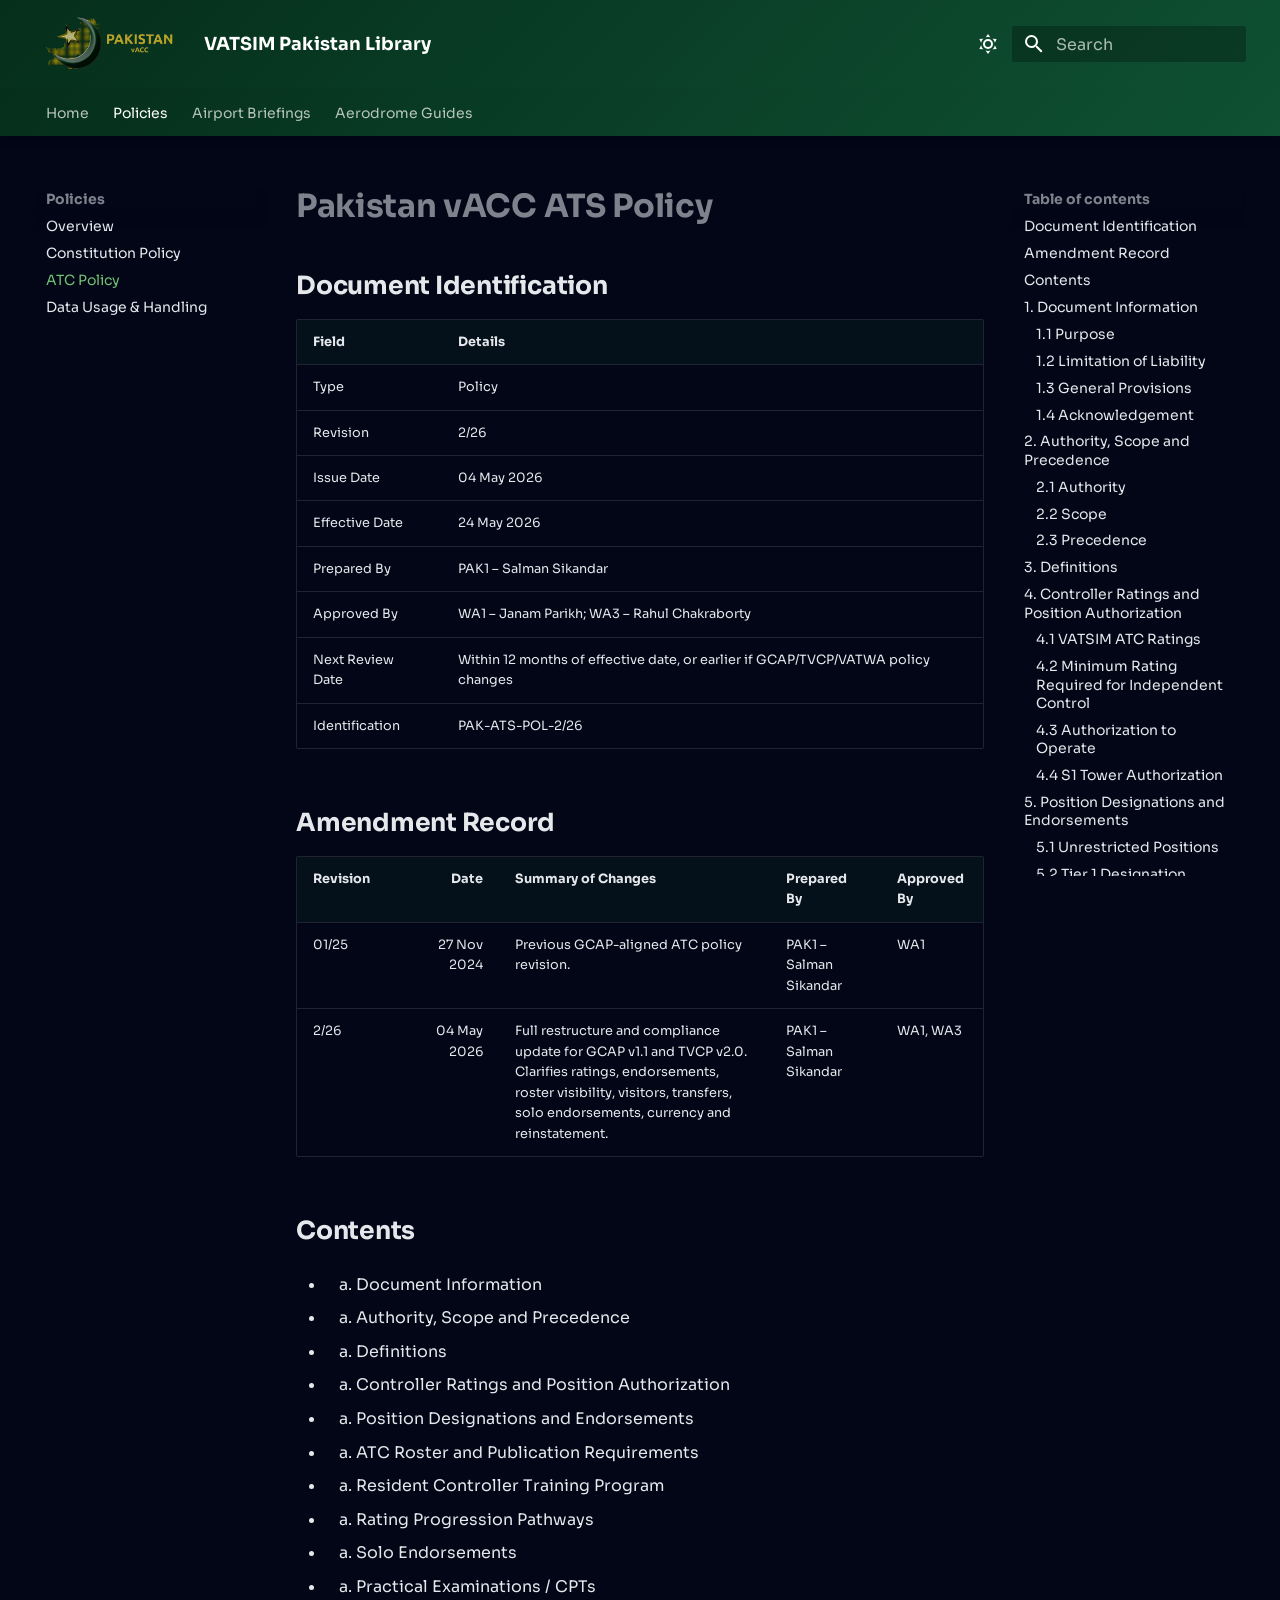
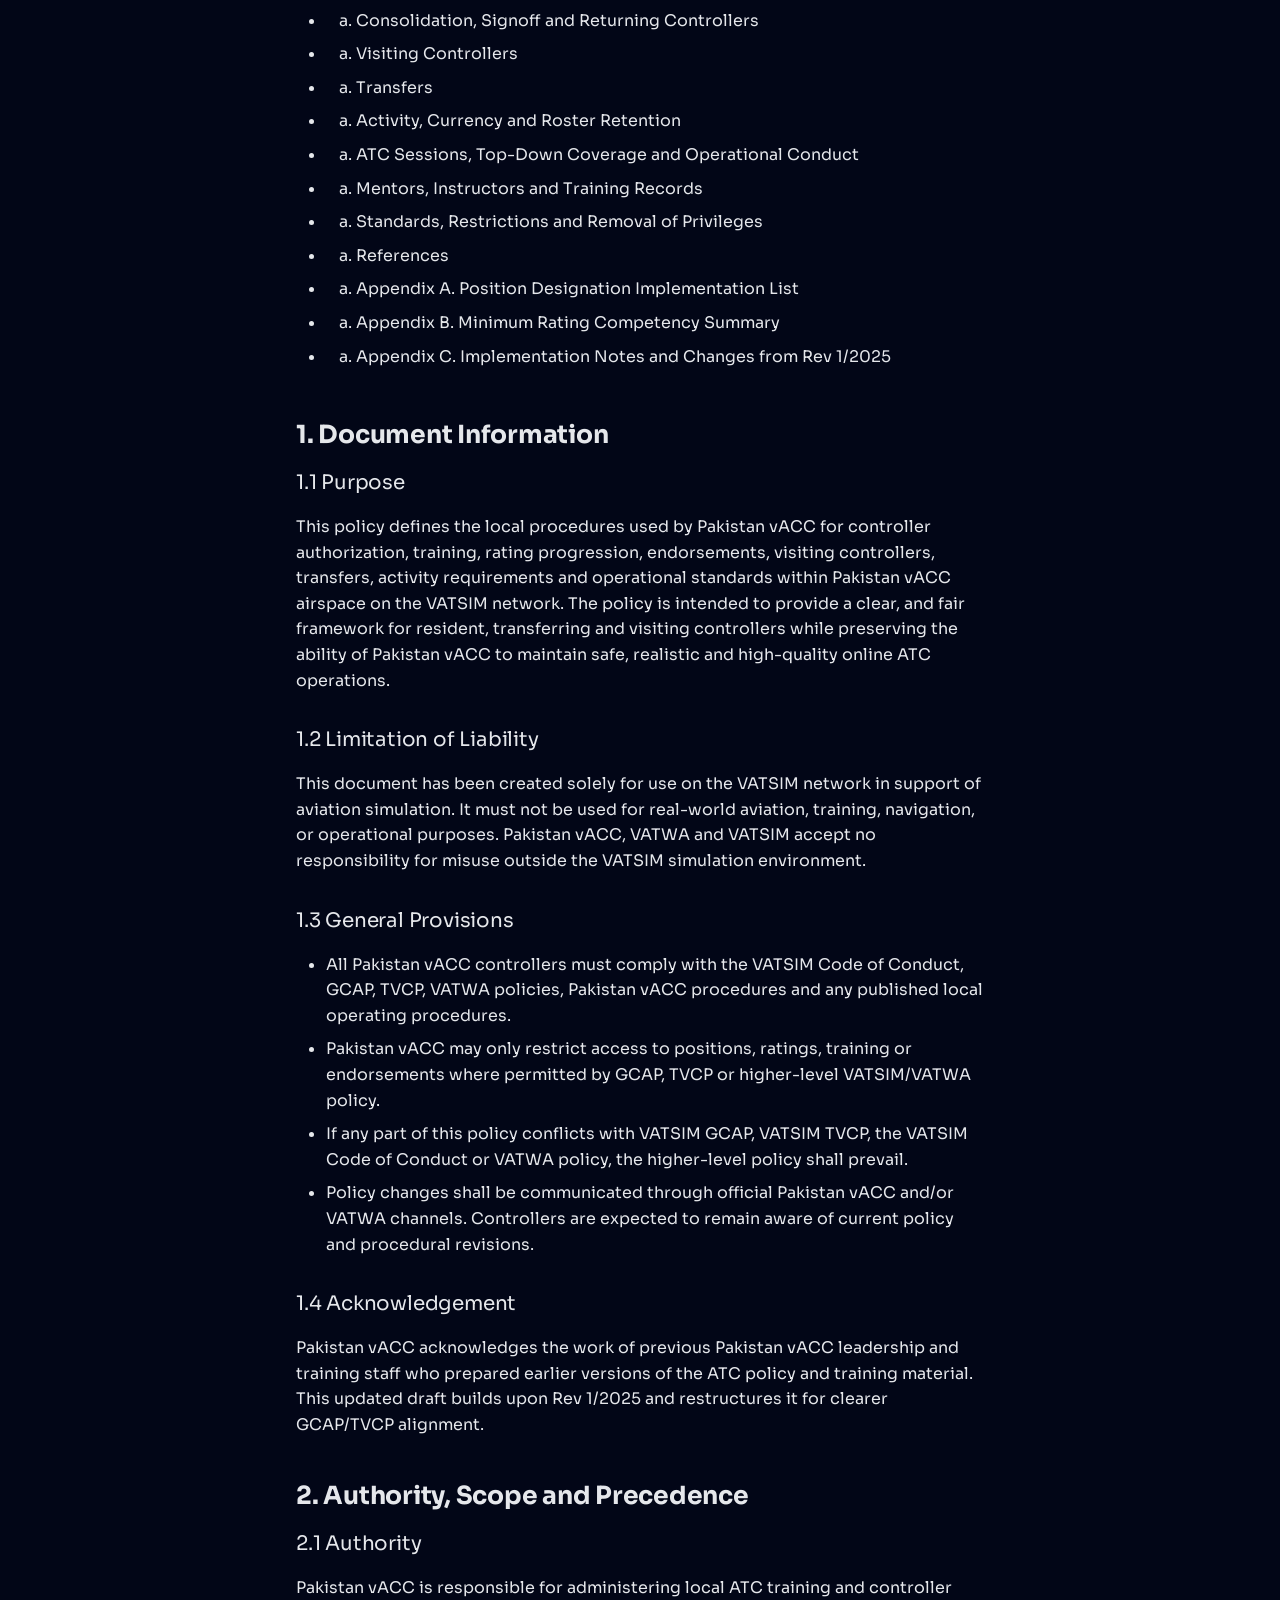
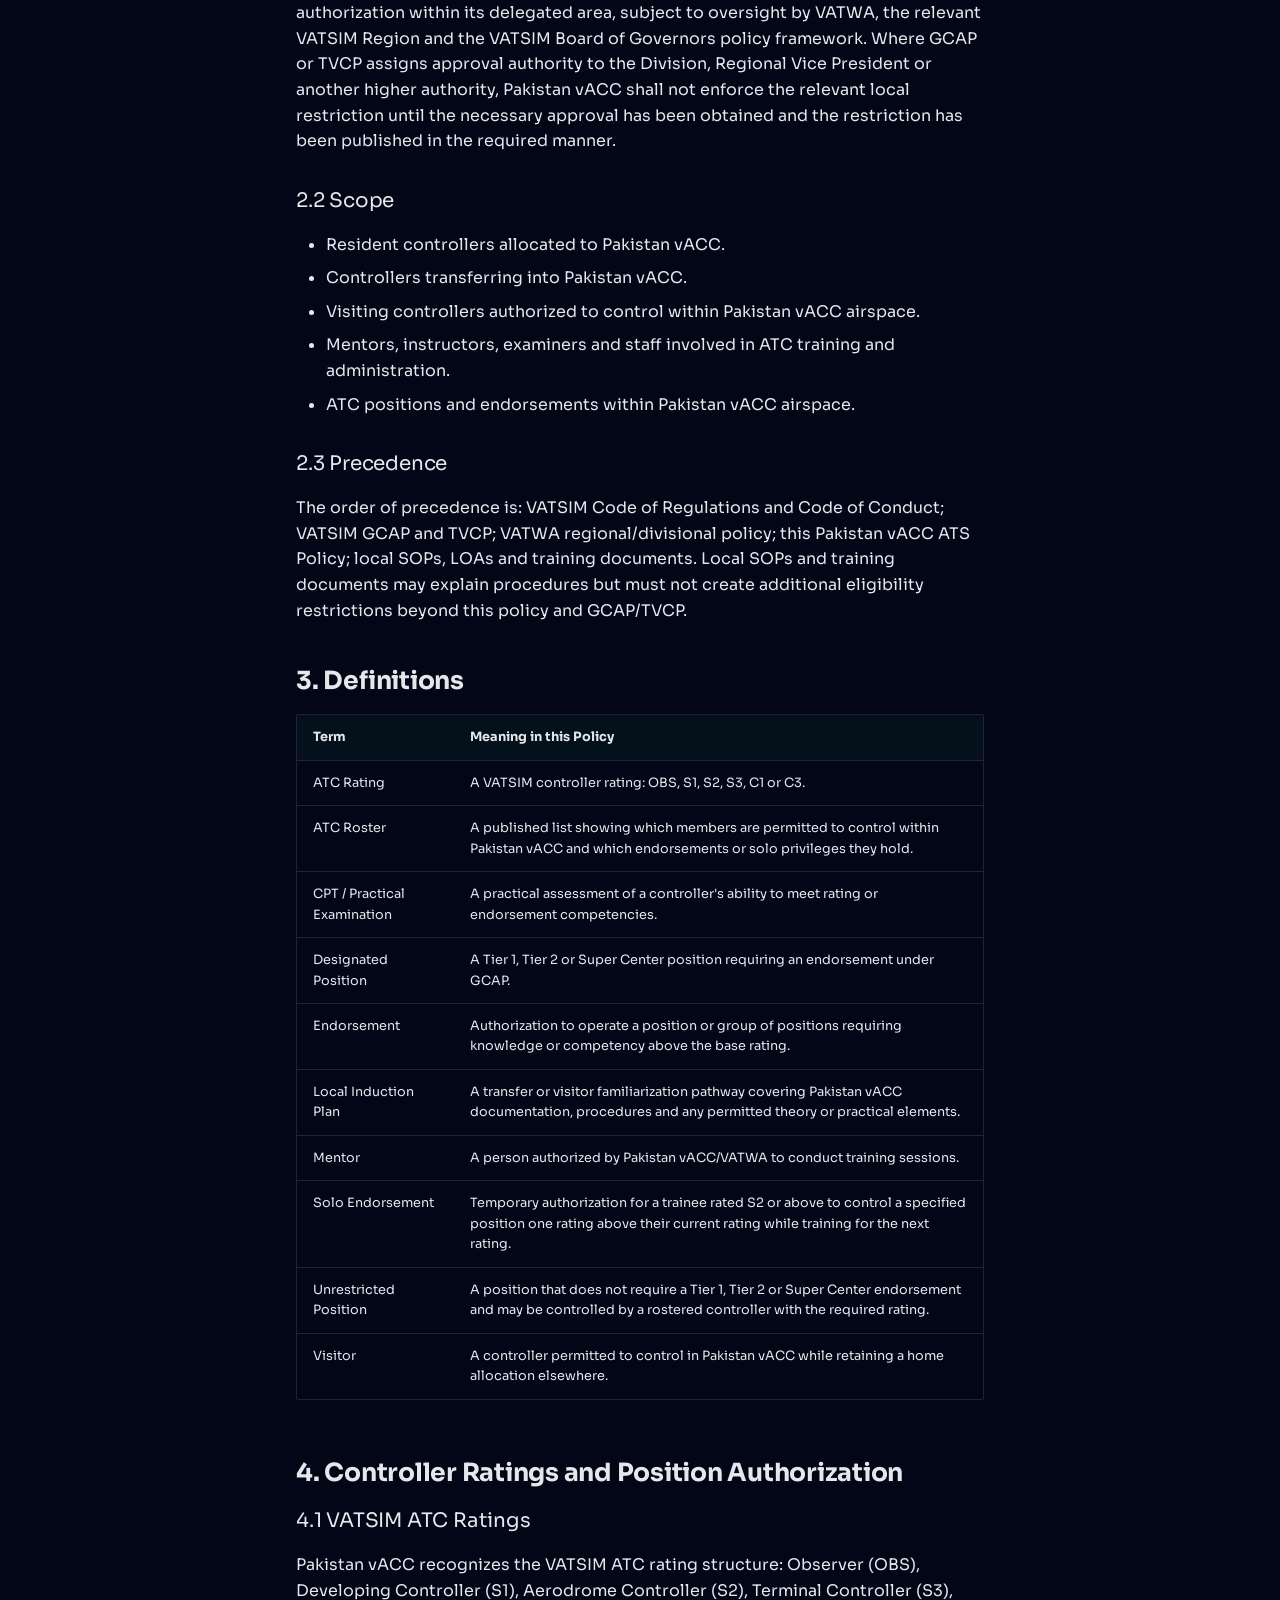
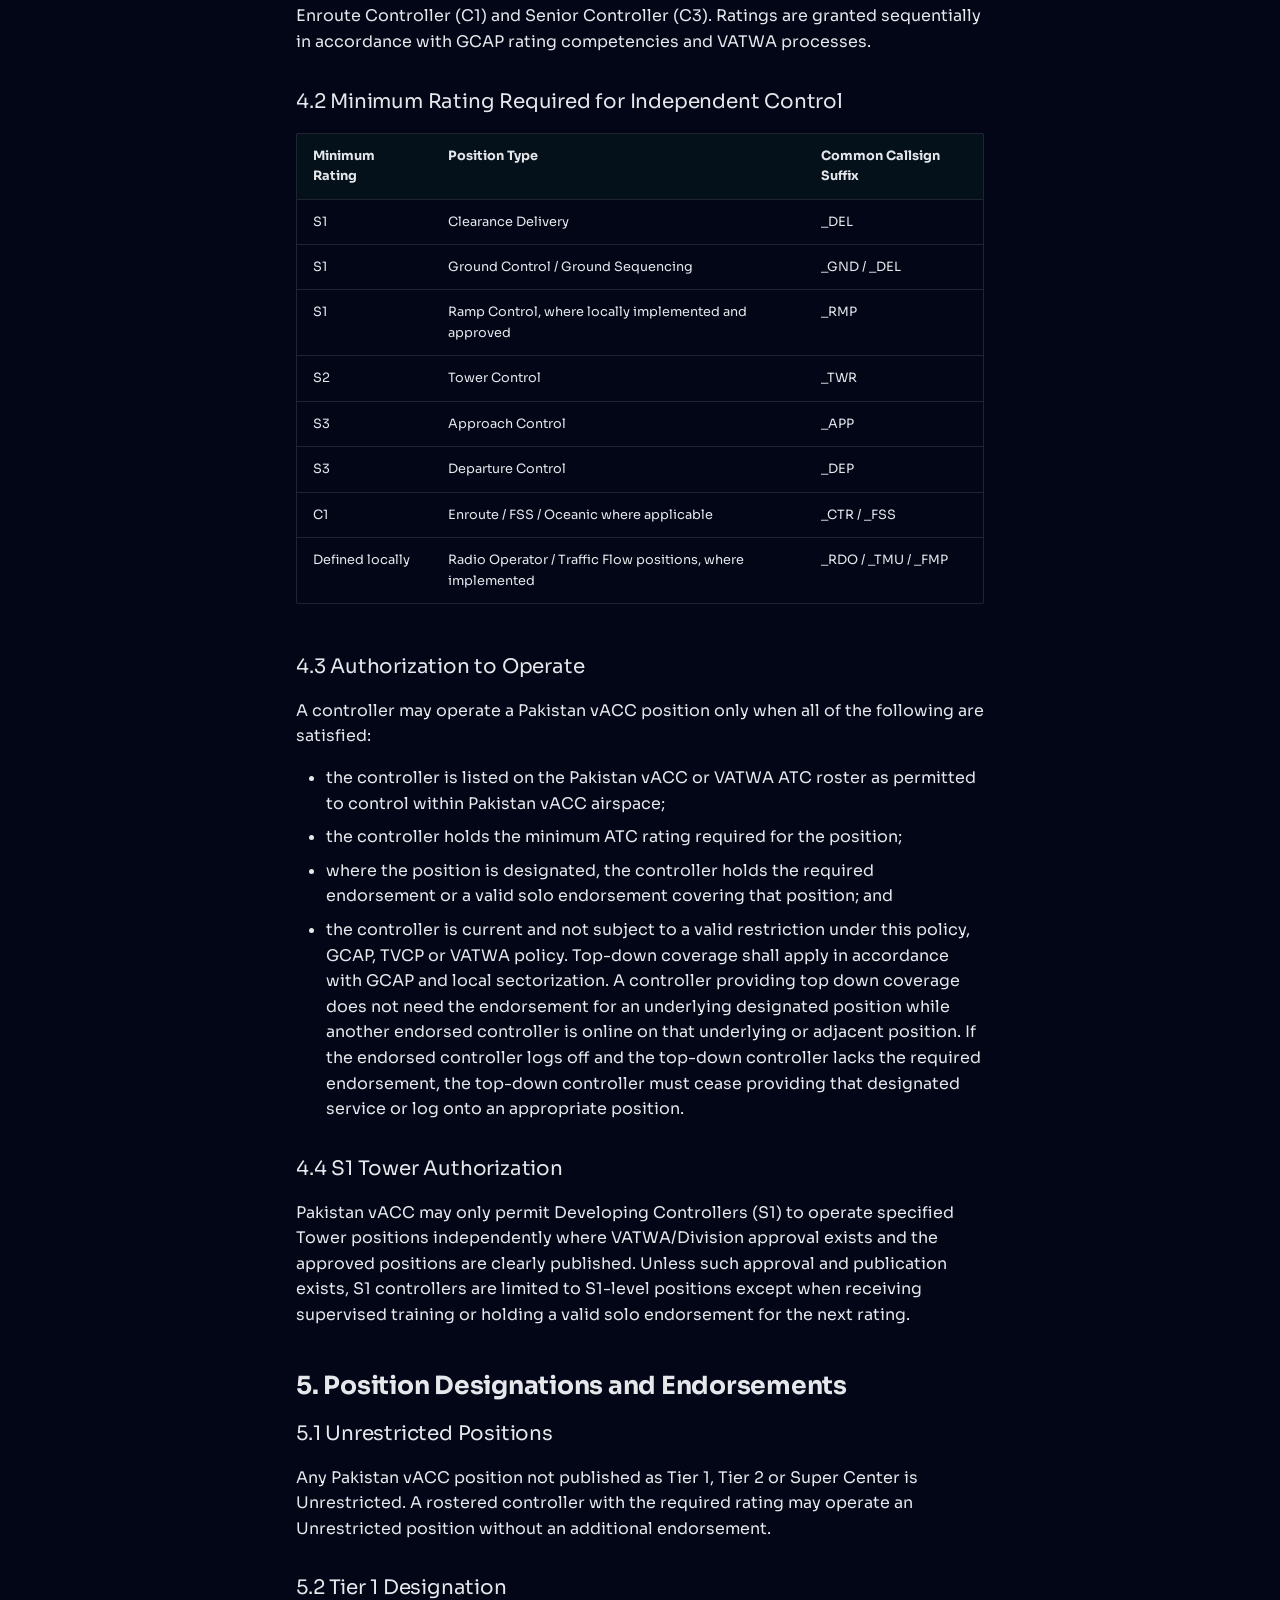
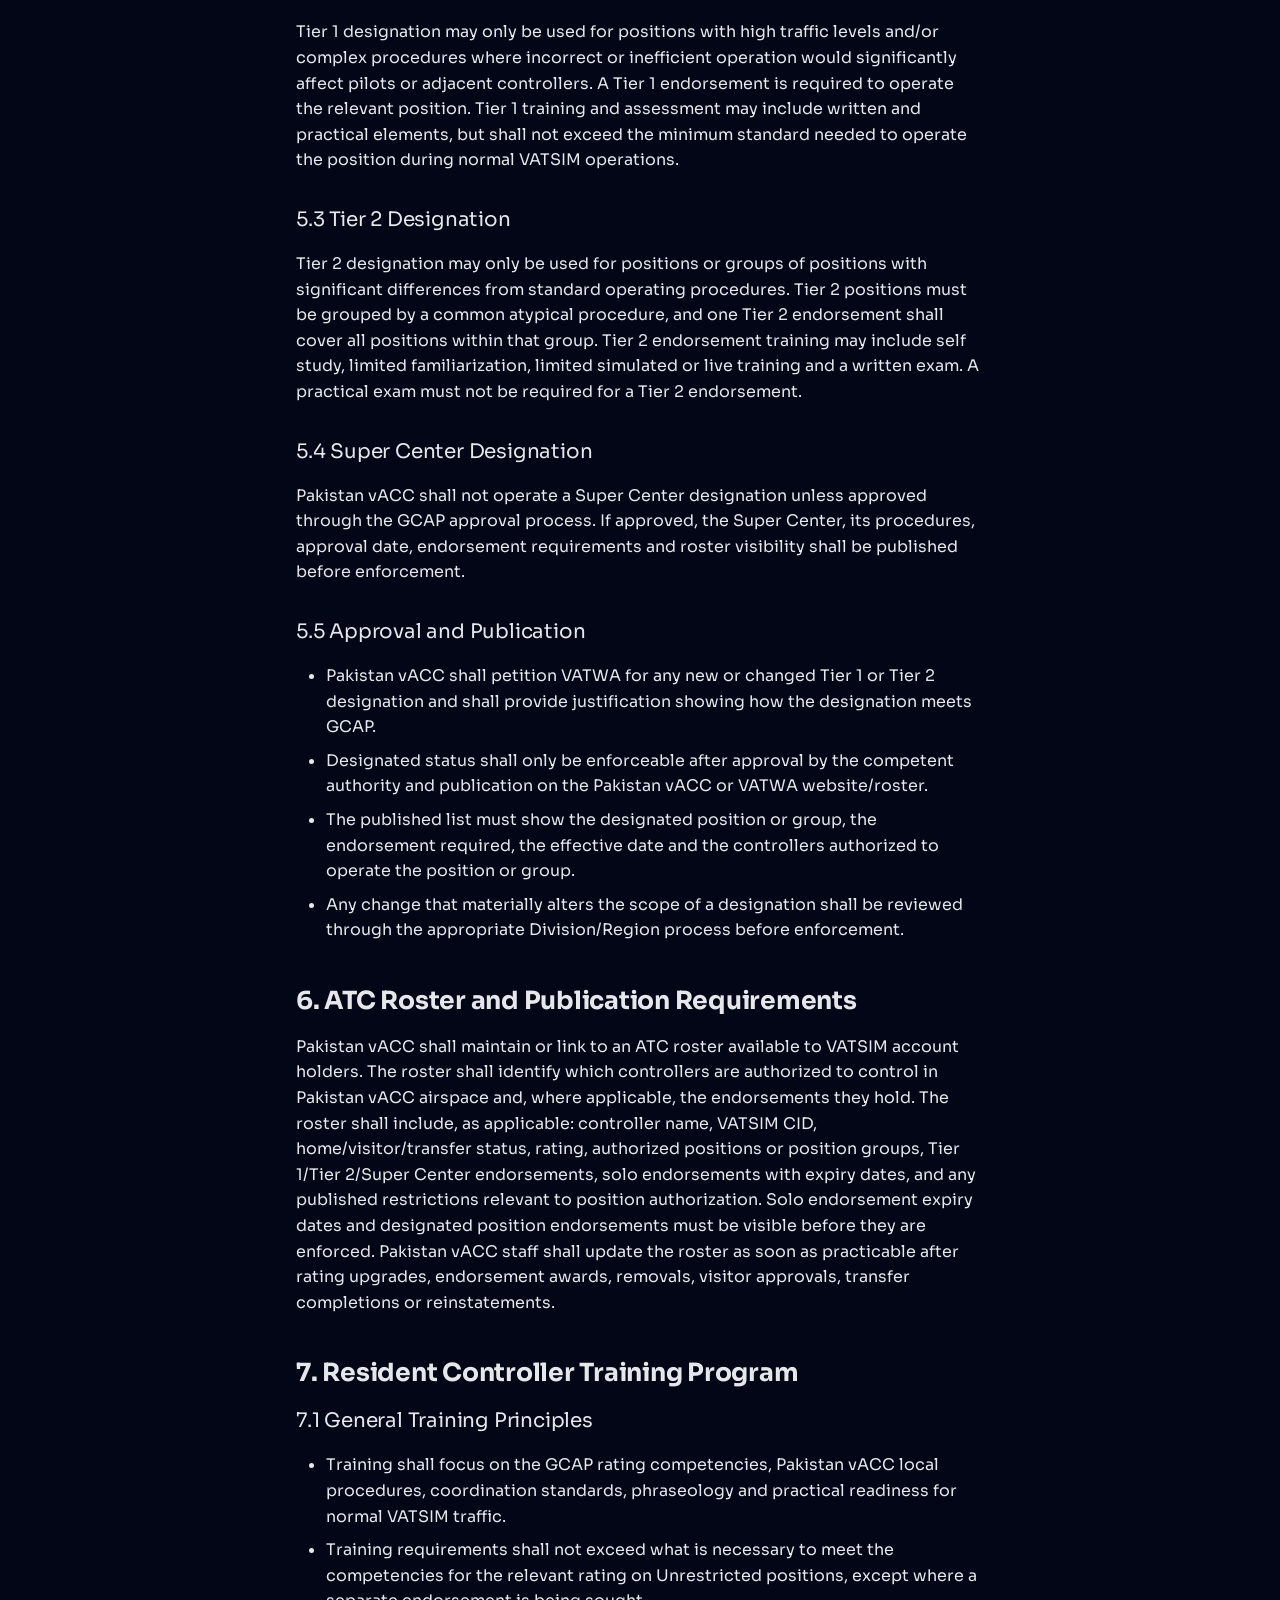
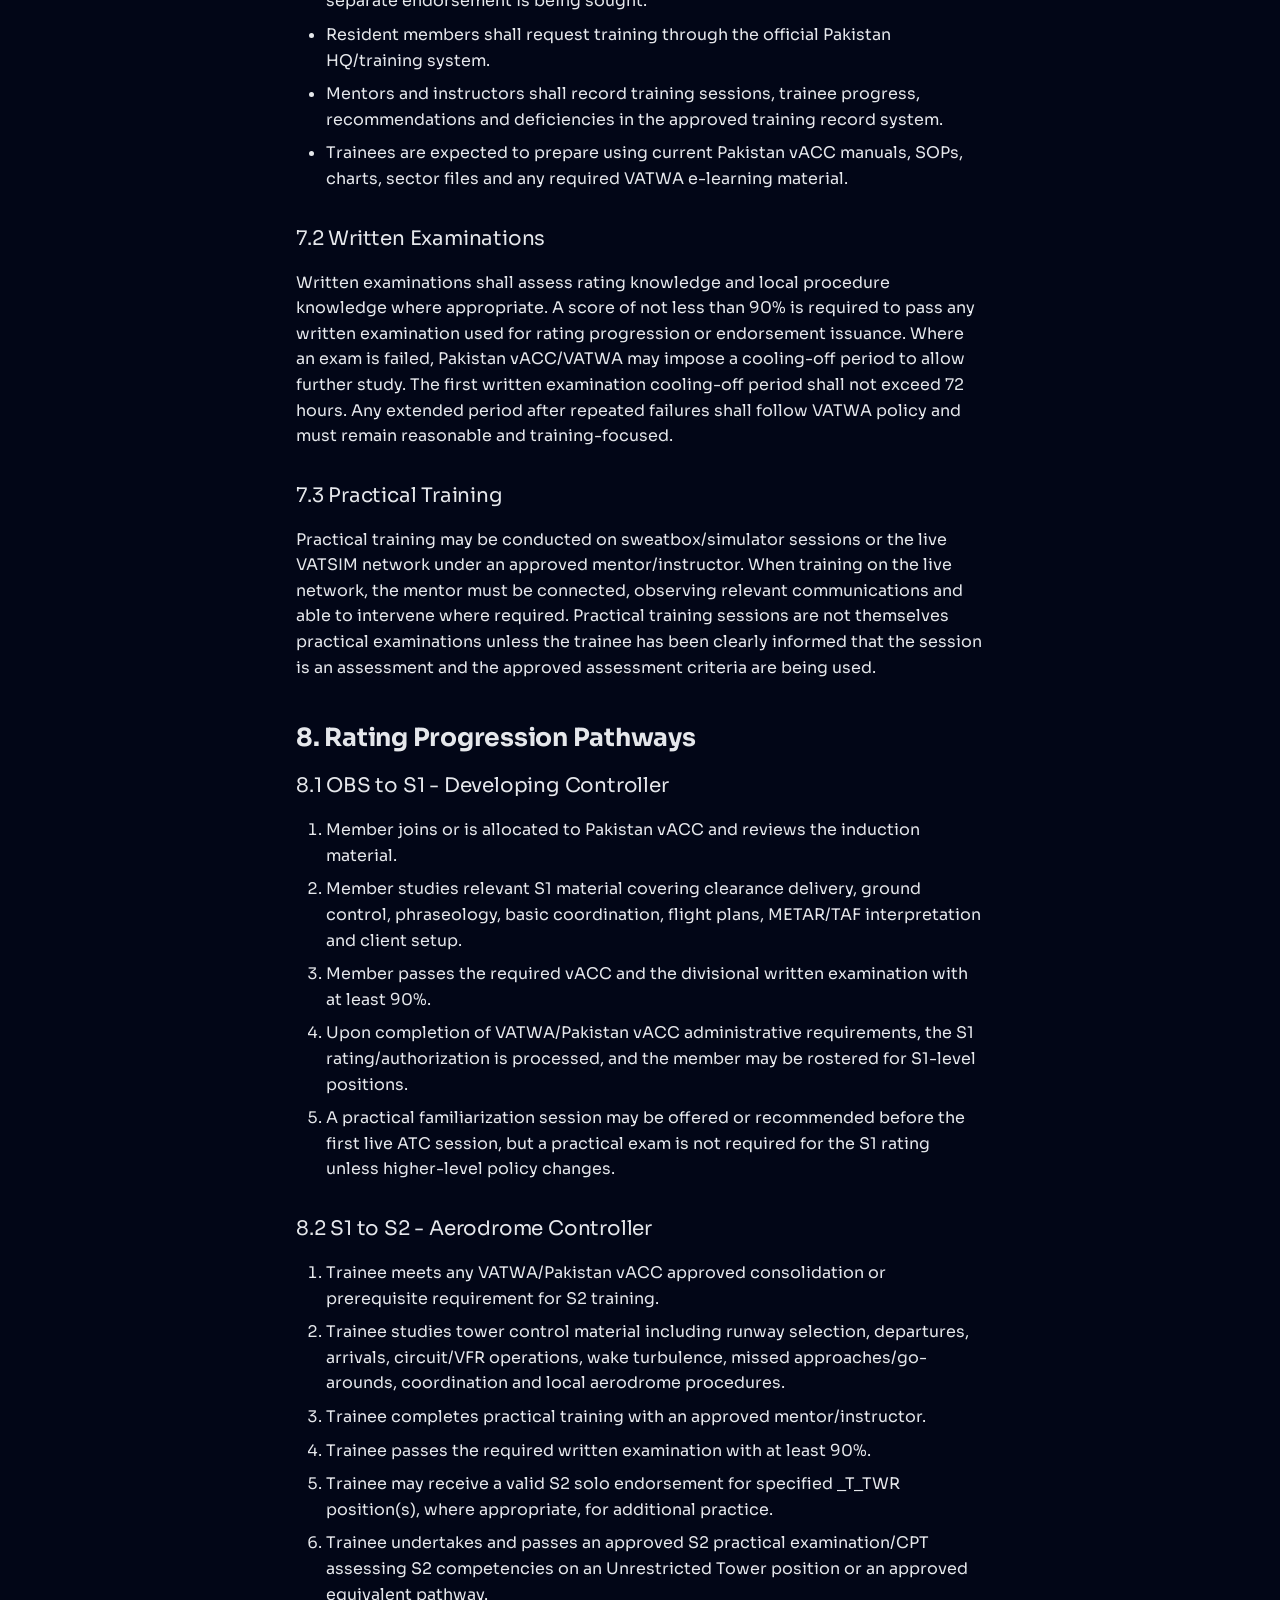
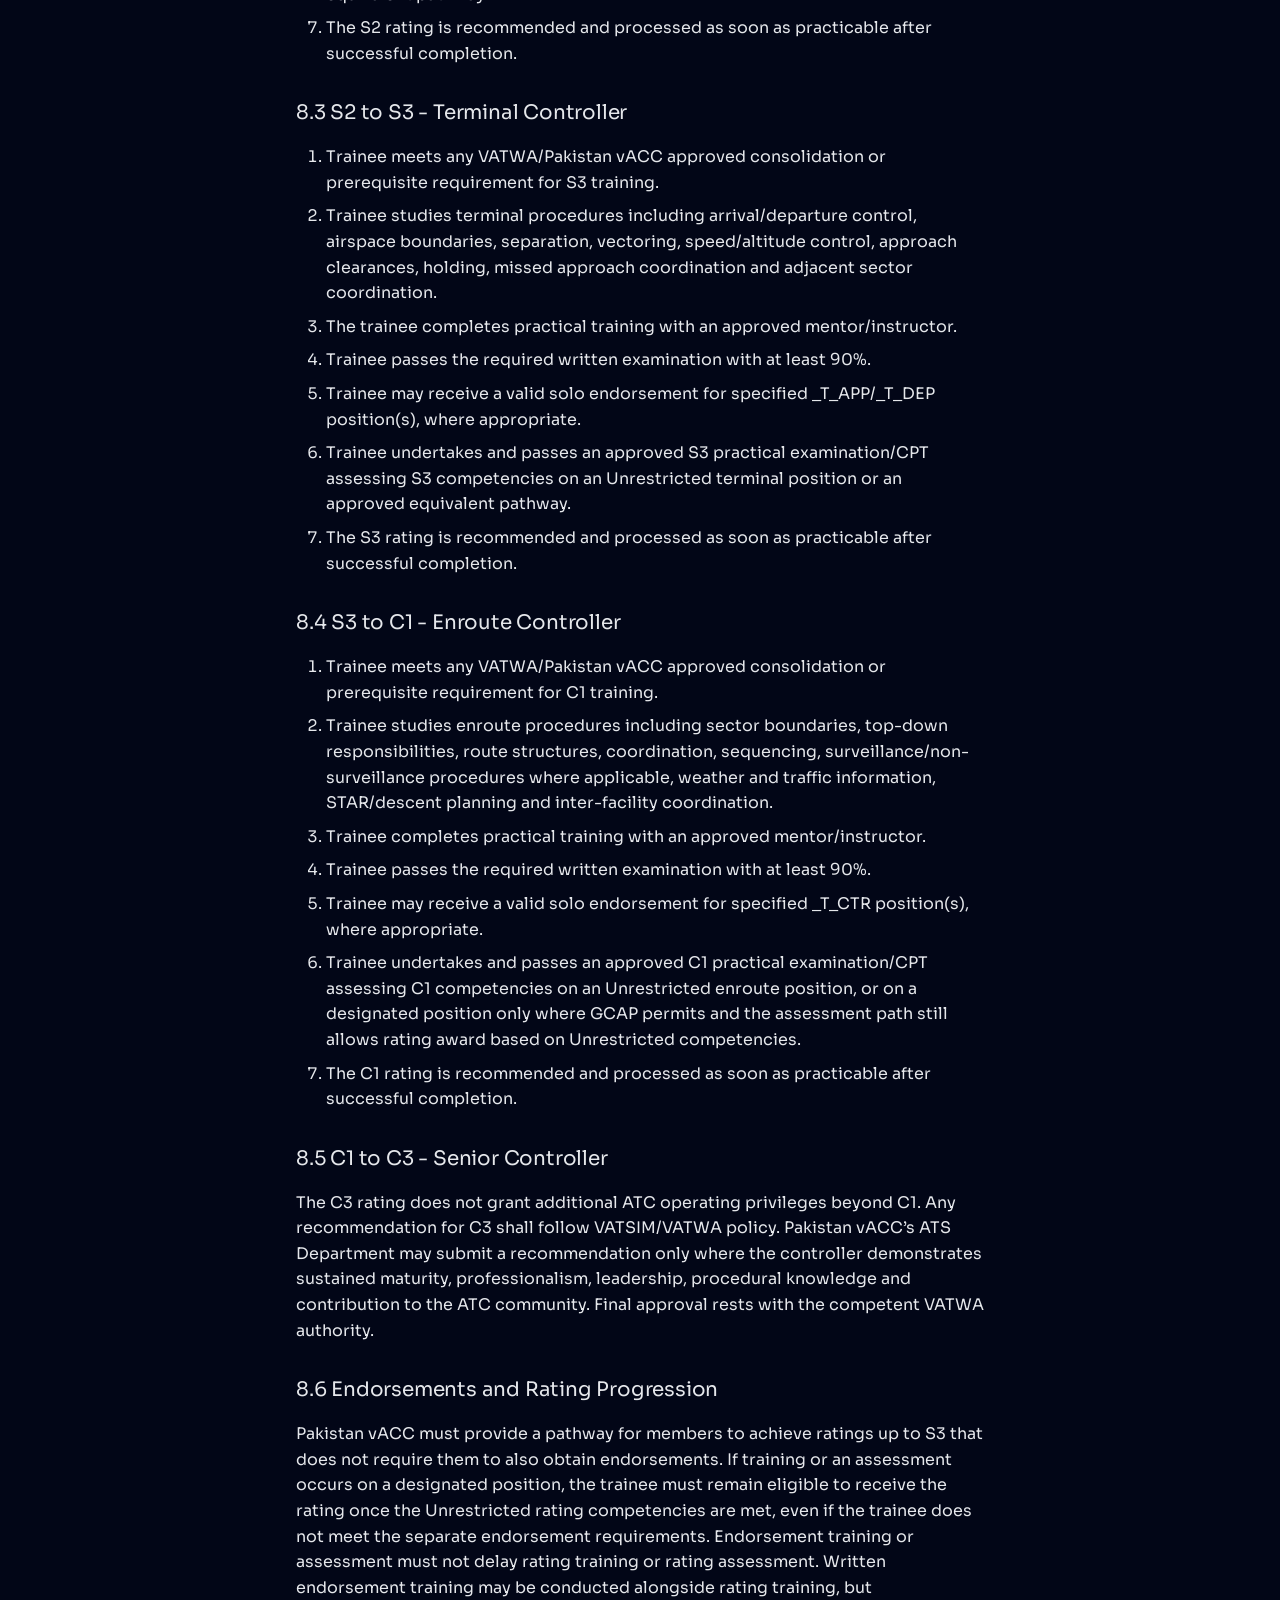
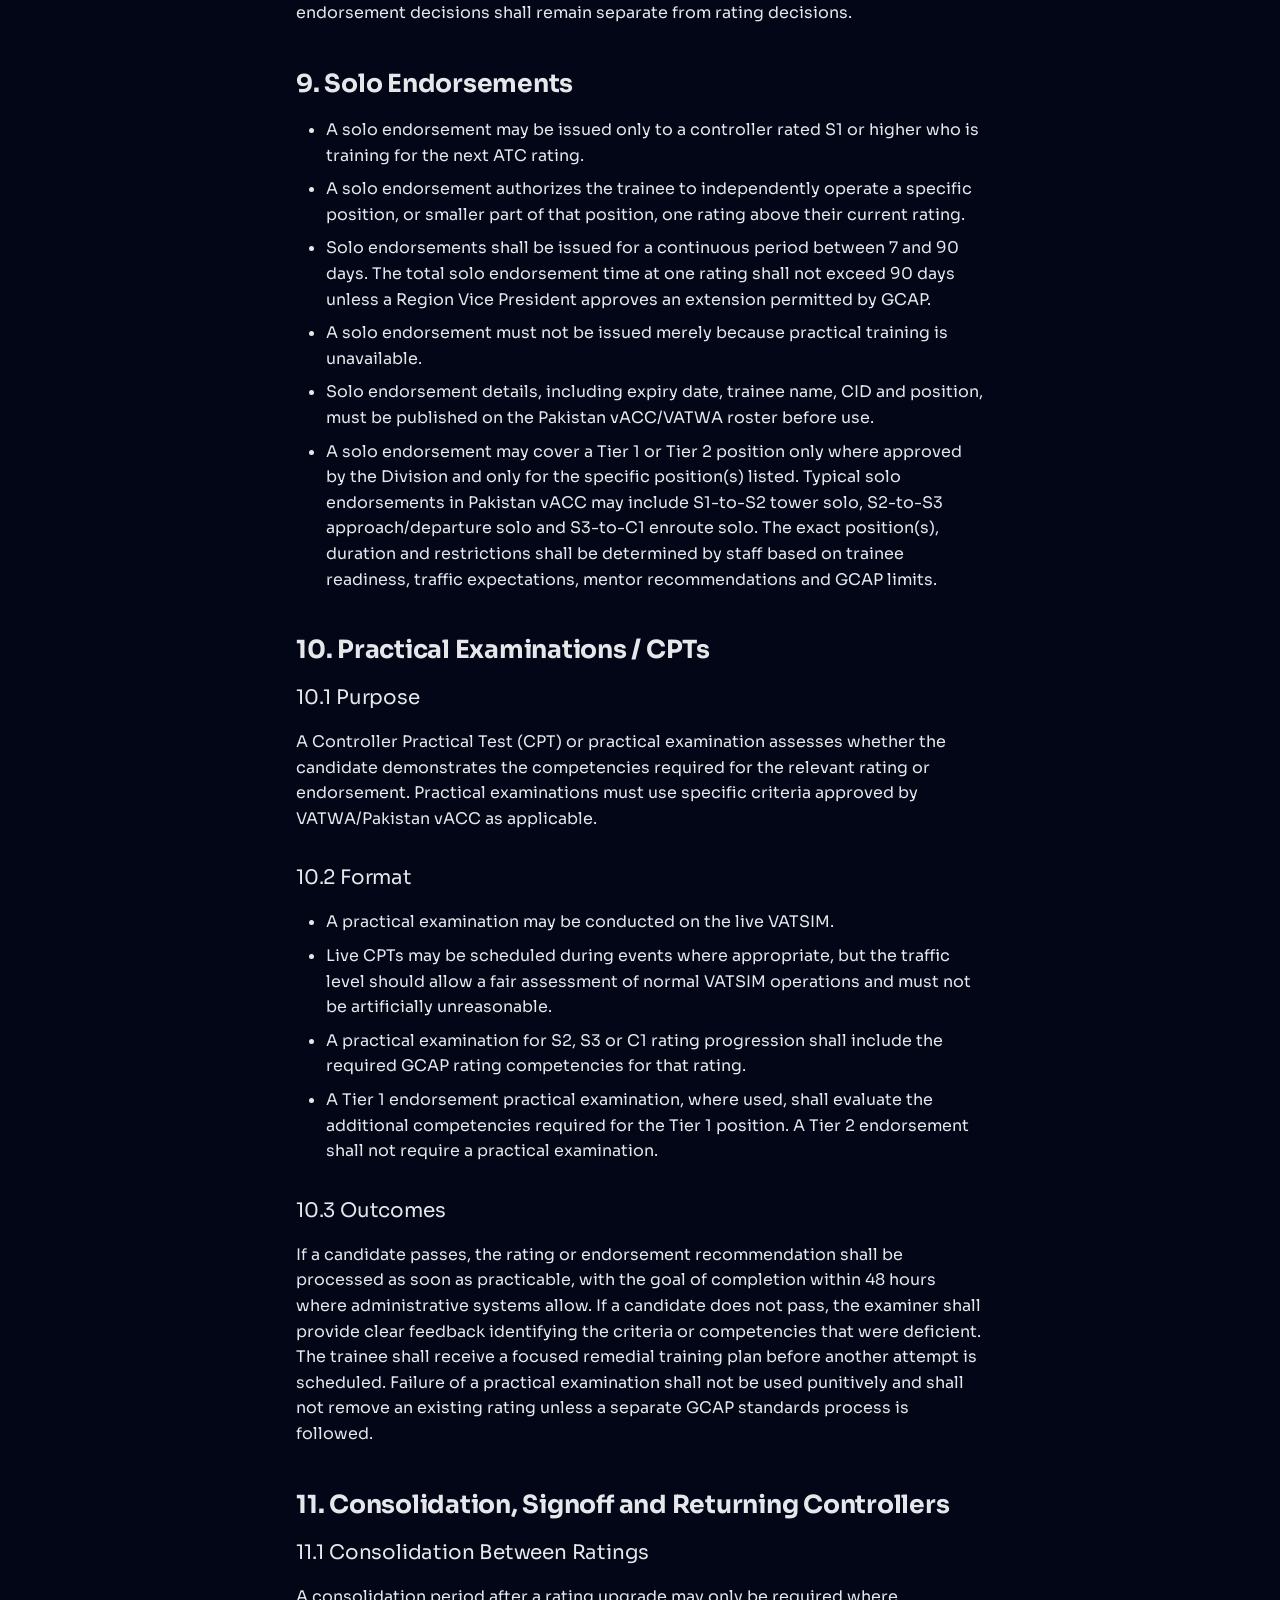
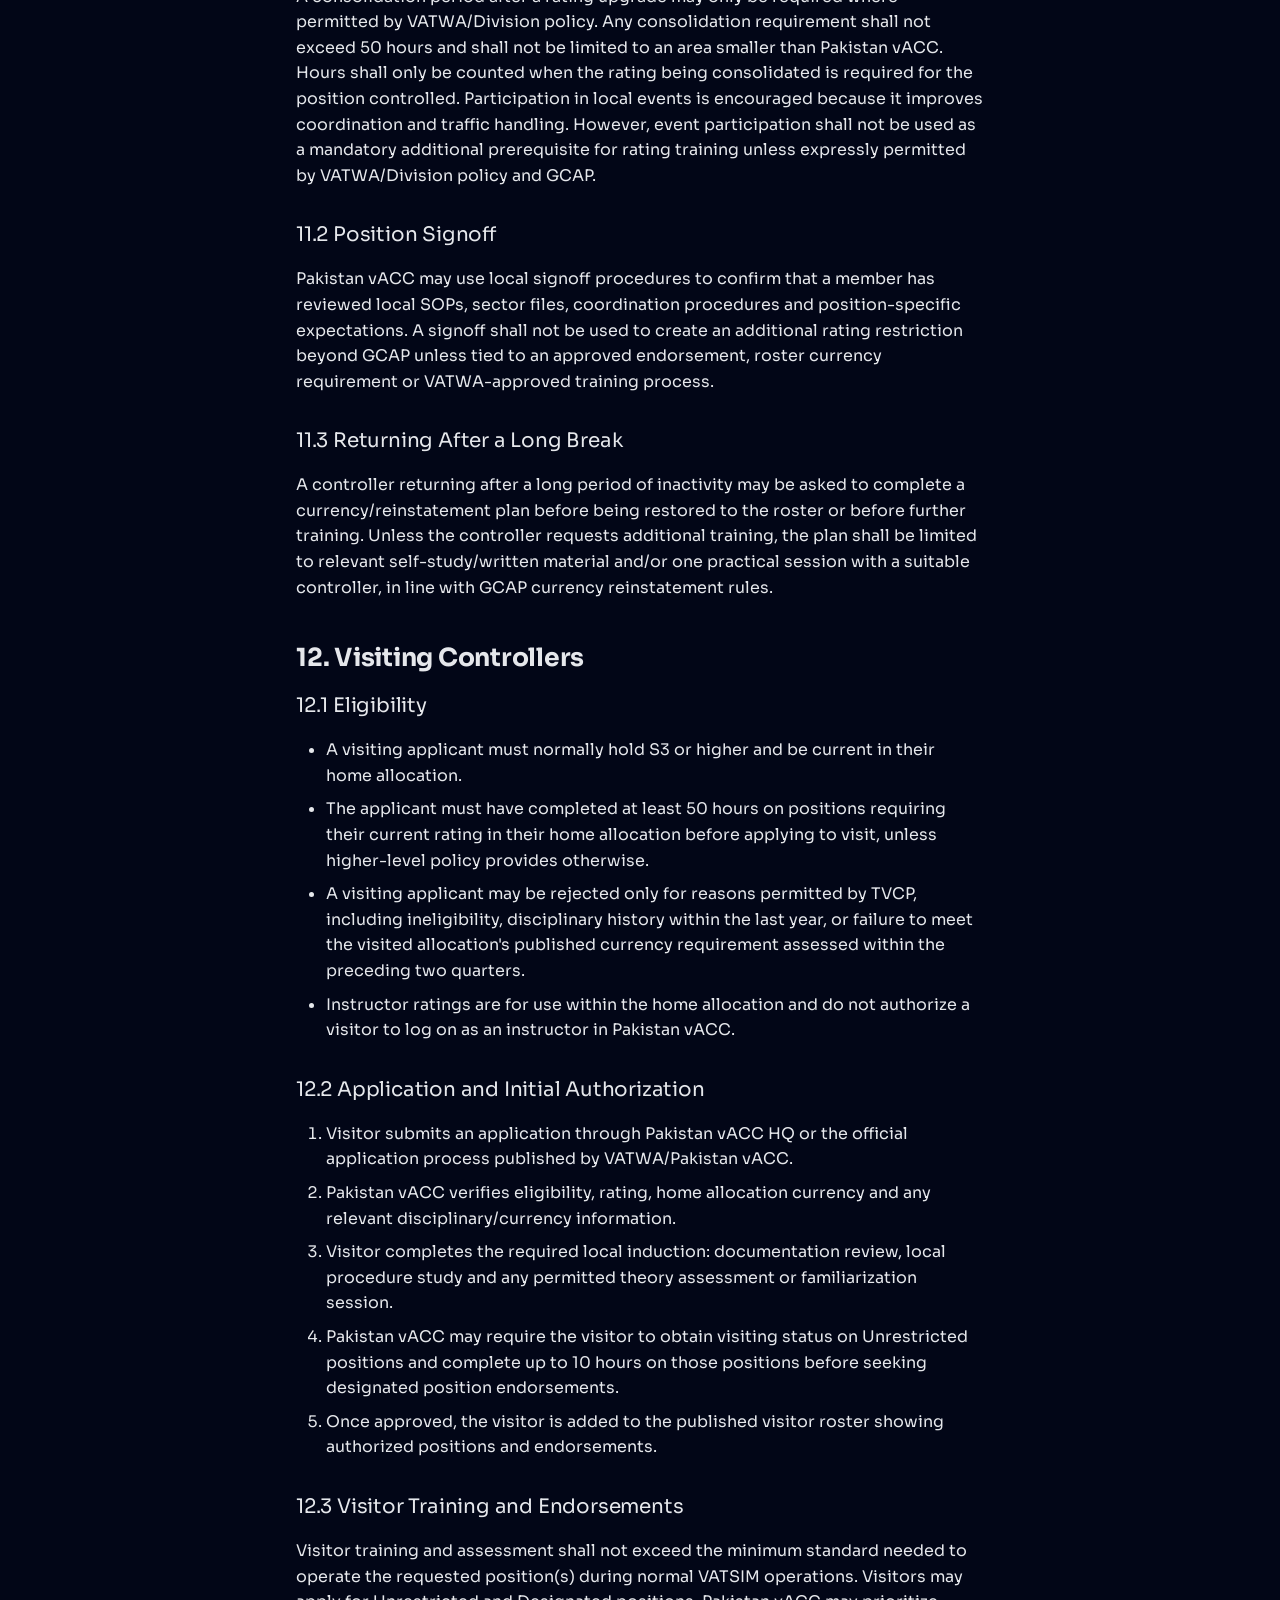
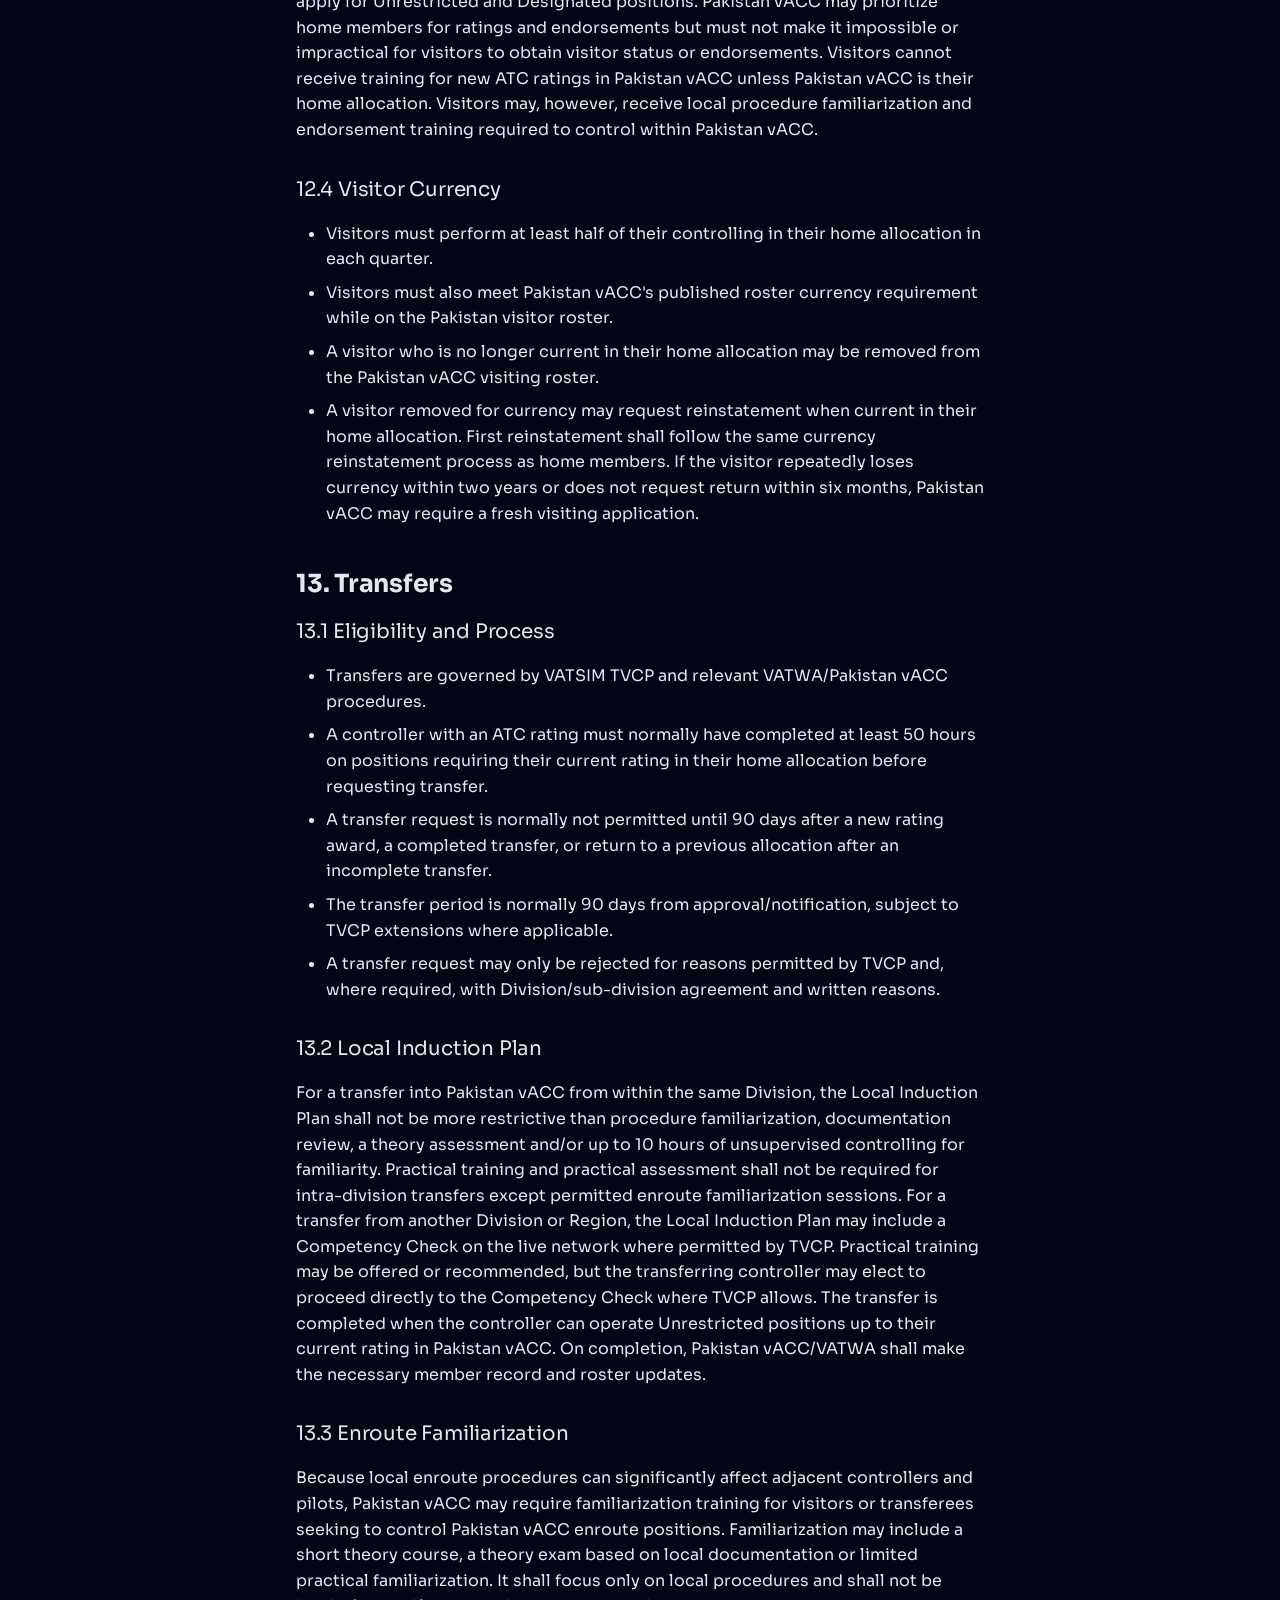
<file: policies/atc-policy/index.html>
<!doctype html>
<html lang="en" class="no-js">
  <head>
    
      <meta charset="utf-8">
      <meta name="viewport" content="width=device-width,initial-scale=1">
      
        <meta name="description" content="Official documentation, policies, airport briefings, and resources for VATSIM Pakistan.">
      
      
      
        <link rel="canonical" href="https://library.vatsim.pk/policies/atc-policy/">
      
      
        <link rel="prev" href="../constitution/">
      
      
        <link rel="next" href="../data-usage-and-handling/">
      
      
        
      
      
      <link rel="icon" href="../../assets/favicon.png">
      <meta name="generator" content="mkdocs-1.6.1, mkdocs-material-9.7.6">
    
    
      
        <title>Pakistan vACC ATS Policy - VATSIM Pakistan Library</title>
      
    
    
      <link rel="stylesheet" href="../../assets/stylesheets/main.484c7ddc.min.css">
      
        
        <link rel="stylesheet" href="../../assets/stylesheets/palette.ab4e12ef.min.css">
      
      


    
    
      
    
    
      
        
        
        <link rel="preconnect" href="https://fonts.gstatic.com" crossorigin>
        <link rel="stylesheet" href="https://fonts.googleapis.com/css?family=Sora:300,300i,400,400i,700,700i%7CRoboto+Mono:400,400i,700,700i&display=fallback">
        <style>:root{--md-text-font:"Sora";--md-code-font:"Roboto Mono"}</style>
      
    
    
      <link rel="stylesheet" href="../../stylesheets/extra.css">
    
    <script>__md_scope=new URL("../..",location),__md_hash=e=>[...e].reduce(((e,_)=>(e<<5)-e+_.charCodeAt(0)),0),__md_get=(e,_=localStorage,t=__md_scope)=>JSON.parse(_.getItem(t.pathname+"."+e)),__md_set=(e,_,t=localStorage,a=__md_scope)=>{try{t.setItem(a.pathname+"."+e,JSON.stringify(_))}catch(e){}}</script>
    
      

    
    
  </head>
  
  
    
    
      
    
    
    
    
    <body dir="ltr" data-md-color-scheme="slate" data-md-color-primary="green" data-md-color-accent="amber">
  
    
    <input class="md-toggle" data-md-toggle="drawer" type="checkbox" id="__drawer" autocomplete="off">
    <input class="md-toggle" data-md-toggle="search" type="checkbox" id="__search" autocomplete="off">
    <label class="md-overlay" for="__drawer"></label>
    <div data-md-component="skip">
      
        
        <a href="#pakistan-vacc-ats-policy" class="md-skip">
          Skip to content
        </a>
      
    </div>
    <div data-md-component="announce">
      
    </div>
    
    
      

  

<header class="md-header md-header--shadow md-header--lifted" data-md-component="header">
  <nav class="md-header__inner md-grid" aria-label="Header">
    <a href="../.." title="VATSIM Pakistan Library" class="md-header__button md-logo" aria-label="VATSIM Pakistan Library" data-md-component="logo">
      
  <img src="../../assets/logo-gold.png" alt="logo">

    </a>
    <label class="md-header__button md-icon" for="__drawer">
      
      <svg xmlns="http://www.w3.org/2000/svg" viewBox="0 0 24 24"><path d="M3 6h18v2H3zm0 5h18v2H3zm0 5h18v2H3z"/></svg>
    </label>
    <div class="md-header__title" data-md-component="header-title">
      <div class="md-header__ellipsis">
        <div class="md-header__topic">
          <span class="md-ellipsis">
            VATSIM Pakistan Library
          </span>
        </div>
        <div class="md-header__topic" data-md-component="header-topic">
          <span class="md-ellipsis">
            
              Pakistan vACC ATS Policy
            
          </span>
        </div>
      </div>
    </div>
    
      
        <form class="md-header__option" data-md-component="palette">
  
    
    
    
    <input class="md-option" data-md-color-media="" data-md-color-scheme="slate" data-md-color-primary="green" data-md-color-accent="amber"  aria-label="Switch to light mode"  type="radio" name="__palette" id="__palette_0">
    
      <label class="md-header__button md-icon" title="Switch to light mode" for="__palette_1" hidden>
        <svg xmlns="http://www.w3.org/2000/svg" viewBox="0 0 24 24"><path d="M12 7a5 5 0 0 1 5 5 5 5 0 0 1-5 5 5 5 0 0 1-5-5 5 5 0 0 1 5-5m0 2a3 3 0 0 0-3 3 3 3 0 0 0 3 3 3 3 0 0 0 3-3 3 3 0 0 0-3-3m0-7 2.39 3.42C13.65 5.15 12.84 5 12 5s-1.65.15-2.39.42zM3.34 7l4.16-.35A7.2 7.2 0 0 0 5.94 8.5c-.44.74-.69 1.5-.83 2.29zm.02 10 1.76-3.77a7.131 7.131 0 0 0 2.38 4.14zM20.65 7l-1.77 3.79a7.02 7.02 0 0 0-2.38-4.15zm-.01 10-4.14.36c.59-.51 1.12-1.14 1.54-1.86.42-.73.69-1.5.83-2.29zM12 22l-2.41-3.44c.74.27 1.55.44 2.41.44.82 0 1.63-.17 2.37-.44z"/></svg>
      </label>
    
  
    
    
    
    <input class="md-option" data-md-color-media="" data-md-color-scheme="default" data-md-color-primary="green" data-md-color-accent="amber"  aria-label="Switch to dark mode"  type="radio" name="__palette" id="__palette_1">
    
      <label class="md-header__button md-icon" title="Switch to dark mode" for="__palette_0" hidden>
        <svg xmlns="http://www.w3.org/2000/svg" viewBox="0 0 24 24"><path d="m17.75 4.09-2.53 1.94.91 3.06-2.63-1.81-2.63 1.81.91-3.06-2.53-1.94L12.44 4l1.06-3 1.06 3zm3.5 6.91-1.64 1.25.59 1.98-1.7-1.17-1.7 1.17.59-1.98L15.75 11l2.06-.05L18.5 9l.69 1.95zm-2.28 4.95c.83-.08 1.72 1.1 1.19 1.85-.32.45-.66.87-1.08 1.27C15.17 23 8.84 23 4.94 19.07c-3.91-3.9-3.91-10.24 0-14.14.4-.4.82-.76 1.27-1.08.75-.53 1.93.36 1.85 1.19-.27 2.86.69 5.83 2.89 8.02a9.96 9.96 0 0 0 8.02 2.89m-1.64 2.02a12.08 12.08 0 0 1-7.8-3.47c-2.17-2.19-3.33-5-3.49-7.82-2.81 3.14-2.7 7.96.31 10.98 3.02 3.01 7.84 3.12 10.98.31"/></svg>
      </label>
    
  
</form>
      
    
    
      <script>var palette=__md_get("__palette");if(palette&&palette.color){if("(prefers-color-scheme)"===palette.color.media){var media=matchMedia("(prefers-color-scheme: light)"),input=document.querySelector(media.matches?"[data-md-color-media='(prefers-color-scheme: light)']":"[data-md-color-media='(prefers-color-scheme: dark)']");palette.color.media=input.getAttribute("data-md-color-media"),palette.color.scheme=input.getAttribute("data-md-color-scheme"),palette.color.primary=input.getAttribute("data-md-color-primary"),palette.color.accent=input.getAttribute("data-md-color-accent")}for(var[key,value]of Object.entries(palette.color))document.body.setAttribute("data-md-color-"+key,value)}</script>
    
    
    
      
      
        <label class="md-header__button md-icon" for="__search">
          
          <svg xmlns="http://www.w3.org/2000/svg" viewBox="0 0 24 24"><path d="M9.5 3A6.5 6.5 0 0 1 16 9.5c0 1.61-.59 3.09-1.56 4.23l.27.27h.79l5 5-1.5 1.5-5-5v-.79l-.27-.27A6.52 6.52 0 0 1 9.5 16 6.5 6.5 0 0 1 3 9.5 6.5 6.5 0 0 1 9.5 3m0 2C7 5 5 7 5 9.5S7 14 9.5 14 14 12 14 9.5 12 5 9.5 5"/></svg>
        </label>
        <div class="md-search" data-md-component="search" role="dialog">
  <label class="md-search__overlay" for="__search"></label>
  <div class="md-search__inner" role="search">
    <form class="md-search__form" name="search">
      <input type="text" class="md-search__input" name="query" aria-label="Search" placeholder="Search" autocapitalize="off" autocorrect="off" autocomplete="off" spellcheck="false" data-md-component="search-query" required>
      <label class="md-search__icon md-icon" for="__search">
        
        <svg xmlns="http://www.w3.org/2000/svg" viewBox="0 0 24 24"><path d="M9.5 3A6.5 6.5 0 0 1 16 9.5c0 1.61-.59 3.09-1.56 4.23l.27.27h.79l5 5-1.5 1.5-5-5v-.79l-.27-.27A6.52 6.52 0 0 1 9.5 16 6.5 6.5 0 0 1 3 9.5 6.5 6.5 0 0 1 9.5 3m0 2C7 5 5 7 5 9.5S7 14 9.5 14 14 12 14 9.5 12 5 9.5 5"/></svg>
        
        <svg xmlns="http://www.w3.org/2000/svg" viewBox="0 0 24 24"><path d="M20 11v2H8l5.5 5.5-1.42 1.42L4.16 12l7.92-7.92L13.5 5.5 8 11z"/></svg>
      </label>
      <nav class="md-search__options" aria-label="Search">
        
        <button type="reset" class="md-search__icon md-icon" title="Clear" aria-label="Clear" tabindex="-1">
          
          <svg xmlns="http://www.w3.org/2000/svg" viewBox="0 0 24 24"><path d="M19 6.41 17.59 5 12 10.59 6.41 5 5 6.41 10.59 12 5 17.59 6.41 19 12 13.41 17.59 19 19 17.59 13.41 12z"/></svg>
        </button>
      </nav>
      
        <div class="md-search__suggest" data-md-component="search-suggest"></div>
      
    </form>
    <div class="md-search__output">
      <div class="md-search__scrollwrap" tabindex="0" data-md-scrollfix>
        <div class="md-search-result" data-md-component="search-result">
          <div class="md-search-result__meta">
            Initializing search
          </div>
          <ol class="md-search-result__list" role="presentation"></ol>
        </div>
      </div>
    </div>
  </div>
</div>
      
    
    
  </nav>
  
    
      
<nav class="md-tabs" aria-label="Tabs" data-md-component="tabs">
  <div class="md-grid">
    <ul class="md-tabs__list">
      
        
  
  
  
  
    <li class="md-tabs__item">
      <a href="../.." class="md-tabs__link">
        
  
  
    
  
  Home

      </a>
    </li>
  

      
        
  
  
  
    
  
  
    
    
      <li class="md-tabs__item md-tabs__item--active">
        <a href="../" class="md-tabs__link">
          
  
  
  Policies

        </a>
      </li>
    
  

      
        
  
  
  
  
    
    
      <li class="md-tabs__item">
        <a href="../../airport-briefings/" class="md-tabs__link">
          
  
  
  Airport Briefings

        </a>
      </li>
    
  

      
        
  
  
  
  
    
    
      <li class="md-tabs__item">
        <a href="../../aerodrome-guides/" class="md-tabs__link">
          
  
  
  Aerodrome Guides

        </a>
      </li>
    
  

      
    </ul>
  </div>
</nav>
    
  
</header>
    
    <div class="md-container" data-md-component="container">
      
      
        
      
      <main class="md-main" data-md-component="main">
        <div class="md-main__inner md-grid">
          
            
              
              <div class="md-sidebar md-sidebar--primary" data-md-component="sidebar" data-md-type="navigation" >
                <div class="md-sidebar__scrollwrap">
                  <div class="md-sidebar__inner">
                    


  


<nav class="md-nav md-nav--primary md-nav--lifted" aria-label="Navigation" data-md-level="0">
  <label class="md-nav__title" for="__drawer">
    <a href="../.." title="VATSIM Pakistan Library" class="md-nav__button md-logo" aria-label="VATSIM Pakistan Library" data-md-component="logo">
      
  <img src="../../assets/logo-gold.png" alt="logo">

    </a>
    VATSIM Pakistan Library
  </label>
  
  <ul class="md-nav__list" data-md-scrollfix>
    
      
      
  
  
  
  
    <li class="md-nav__item">
      <a href="../.." class="md-nav__link">
        
  
  
  <span class="md-ellipsis">
    
  
    Home
  

    
  </span>
  
  

      </a>
    </li>
  

    
      
      
  
  
    
  
  
  
    
    
    
    
      
        
        
      
      
    
    
    <li class="md-nav__item md-nav__item--active md-nav__item--section md-nav__item--nested">
      
        
        
        <input class="md-nav__toggle md-toggle " type="checkbox" id="__nav_2" checked>
        
          
          <label class="md-nav__link" for="__nav_2" id="__nav_2_label" tabindex="">
            
  
  
  <span class="md-ellipsis">
    
  
    Policies
  

    
  </span>
  
  

            <span class="md-nav__icon md-icon"></span>
          </label>
        
        <nav class="md-nav" data-md-level="1" aria-labelledby="__nav_2_label" aria-expanded="true">
          <label class="md-nav__title" for="__nav_2">
            <span class="md-nav__icon md-icon"></span>
            
  
    Policies
  

          </label>
          <ul class="md-nav__list" data-md-scrollfix>
            
              
                
  
  
  
  
    <li class="md-nav__item">
      <a href="../" class="md-nav__link">
        
  
  
  <span class="md-ellipsis">
    
  
    Overview
  

    
  </span>
  
  

      </a>
    </li>
  

              
            
              
                
  
  
  
  
    <li class="md-nav__item">
      <a href="../constitution/" class="md-nav__link">
        
  
  
  <span class="md-ellipsis">
    
  
    Constitution Policy
  

    
  </span>
  
  

      </a>
    </li>
  

              
            
              
                
  
  
    
  
  
  
    <li class="md-nav__item md-nav__item--active">
      
      <input class="md-nav__toggle md-toggle" type="checkbox" id="__toc">
      
      
        
      
      
        <label class="md-nav__link md-nav__link--active" for="__toc">
          
  
  
  <span class="md-ellipsis">
    
  
    ATC Policy
  

    
  </span>
  
  

          <span class="md-nav__icon md-icon"></span>
        </label>
      
      <a href="./" class="md-nav__link md-nav__link--active">
        
  
  
  <span class="md-ellipsis">
    
  
    ATC Policy
  

    
  </span>
  
  

      </a>
      
        

<nav class="md-nav md-nav--secondary" aria-label="Table of contents">
  
  
  
    
  
  
    <label class="md-nav__title" for="__toc">
      <span class="md-nav__icon md-icon"></span>
      Table of contents
    </label>
    <ul class="md-nav__list" data-md-component="toc" data-md-scrollfix>
      
        <li class="md-nav__item">
  <a href="#document-identification" class="md-nav__link">
    <span class="md-ellipsis">
      
        Document Identification
      
    </span>
  </a>
  
</li>
      
        <li class="md-nav__item">
  <a href="#amendment-record" class="md-nav__link">
    <span class="md-ellipsis">
      
        Amendment Record
      
    </span>
  </a>
  
</li>
      
        <li class="md-nav__item">
  <a href="#contents" class="md-nav__link">
    <span class="md-ellipsis">
      
        Contents
      
    </span>
  </a>
  
</li>
      
        <li class="md-nav__item">
  <a href="#1-document-information" class="md-nav__link">
    <span class="md-ellipsis">
      
        1. Document Information
      
    </span>
  </a>
  
    <nav class="md-nav" aria-label="1. Document Information">
      <ul class="md-nav__list">
        
          <li class="md-nav__item">
  <a href="#11-purpose" class="md-nav__link">
    <span class="md-ellipsis">
      
        1.1 Purpose
      
    </span>
  </a>
  
</li>
        
          <li class="md-nav__item">
  <a href="#12-limitation-of-liability" class="md-nav__link">
    <span class="md-ellipsis">
      
        1.2 Limitation of Liability
      
    </span>
  </a>
  
</li>
        
          <li class="md-nav__item">
  <a href="#13-general-provisions" class="md-nav__link">
    <span class="md-ellipsis">
      
        1.3 General Provisions
      
    </span>
  </a>
  
</li>
        
          <li class="md-nav__item">
  <a href="#14-acknowledgement" class="md-nav__link">
    <span class="md-ellipsis">
      
        1.4 Acknowledgement
      
    </span>
  </a>
  
</li>
        
      </ul>
    </nav>
  
</li>
      
        <li class="md-nav__item">
  <a href="#2-authority-scope-and-precedence" class="md-nav__link">
    <span class="md-ellipsis">
      
        2. Authority, Scope and Precedence
      
    </span>
  </a>
  
    <nav class="md-nav" aria-label="2. Authority, Scope and Precedence">
      <ul class="md-nav__list">
        
          <li class="md-nav__item">
  <a href="#21-authority" class="md-nav__link">
    <span class="md-ellipsis">
      
        2.1 Authority
      
    </span>
  </a>
  
</li>
        
          <li class="md-nav__item">
  <a href="#22-scope" class="md-nav__link">
    <span class="md-ellipsis">
      
        2.2 Scope
      
    </span>
  </a>
  
</li>
        
          <li class="md-nav__item">
  <a href="#23-precedence" class="md-nav__link">
    <span class="md-ellipsis">
      
        2.3 Precedence
      
    </span>
  </a>
  
</li>
        
      </ul>
    </nav>
  
</li>
      
        <li class="md-nav__item">
  <a href="#3-definitions" class="md-nav__link">
    <span class="md-ellipsis">
      
        3. Definitions
      
    </span>
  </a>
  
</li>
      
        <li class="md-nav__item">
  <a href="#4-controller-ratings-and-position-authorization" class="md-nav__link">
    <span class="md-ellipsis">
      
        4. Controller Ratings and Position Authorization
      
    </span>
  </a>
  
    <nav class="md-nav" aria-label="4. Controller Ratings and Position Authorization">
      <ul class="md-nav__list">
        
          <li class="md-nav__item">
  <a href="#41-vatsim-atc-ratings" class="md-nav__link">
    <span class="md-ellipsis">
      
        4.1 VATSIM ATC Ratings
      
    </span>
  </a>
  
</li>
        
          <li class="md-nav__item">
  <a href="#42-minimum-rating-required-for-independent-control" class="md-nav__link">
    <span class="md-ellipsis">
      
        4.2 Minimum Rating Required for Independent Control
      
    </span>
  </a>
  
</li>
        
          <li class="md-nav__item">
  <a href="#43-authorization-to-operate" class="md-nav__link">
    <span class="md-ellipsis">
      
        4.3 Authorization to Operate
      
    </span>
  </a>
  
</li>
        
          <li class="md-nav__item">
  <a href="#44-s1-tower-authorization" class="md-nav__link">
    <span class="md-ellipsis">
      
        4.4 S1 Tower Authorization
      
    </span>
  </a>
  
</li>
        
      </ul>
    </nav>
  
</li>
      
        <li class="md-nav__item">
  <a href="#5-position-designations-and-endorsements" class="md-nav__link">
    <span class="md-ellipsis">
      
        5. Position Designations and Endorsements
      
    </span>
  </a>
  
    <nav class="md-nav" aria-label="5. Position Designations and Endorsements">
      <ul class="md-nav__list">
        
          <li class="md-nav__item">
  <a href="#51-unrestricted-positions" class="md-nav__link">
    <span class="md-ellipsis">
      
        5.1 Unrestricted Positions
      
    </span>
  </a>
  
</li>
        
          <li class="md-nav__item">
  <a href="#52-tier-1-designation" class="md-nav__link">
    <span class="md-ellipsis">
      
        5.2 Tier 1 Designation
      
    </span>
  </a>
  
</li>
        
          <li class="md-nav__item">
  <a href="#53-tier-2-designation" class="md-nav__link">
    <span class="md-ellipsis">
      
        5.3 Tier 2 Designation
      
    </span>
  </a>
  
</li>
        
          <li class="md-nav__item">
  <a href="#54-super-center-designation" class="md-nav__link">
    <span class="md-ellipsis">
      
        5.4 Super Center Designation
      
    </span>
  </a>
  
</li>
        
          <li class="md-nav__item">
  <a href="#55-approval-and-publication" class="md-nav__link">
    <span class="md-ellipsis">
      
        5.5 Approval and Publication
      
    </span>
  </a>
  
</li>
        
      </ul>
    </nav>
  
</li>
      
        <li class="md-nav__item">
  <a href="#6-atc-roster-and-publication-requirements" class="md-nav__link">
    <span class="md-ellipsis">
      
        6. ATC Roster and Publication Requirements
      
    </span>
  </a>
  
</li>
      
        <li class="md-nav__item">
  <a href="#7-resident-controller-training-program" class="md-nav__link">
    <span class="md-ellipsis">
      
        7. Resident Controller Training Program
      
    </span>
  </a>
  
    <nav class="md-nav" aria-label="7. Resident Controller Training Program">
      <ul class="md-nav__list">
        
          <li class="md-nav__item">
  <a href="#71-general-training-principles" class="md-nav__link">
    <span class="md-ellipsis">
      
        7.1 General Training Principles
      
    </span>
  </a>
  
</li>
        
          <li class="md-nav__item">
  <a href="#72-written-examinations" class="md-nav__link">
    <span class="md-ellipsis">
      
        7.2 Written Examinations
      
    </span>
  </a>
  
</li>
        
          <li class="md-nav__item">
  <a href="#73-practical-training" class="md-nav__link">
    <span class="md-ellipsis">
      
        7.3 Practical Training
      
    </span>
  </a>
  
</li>
        
      </ul>
    </nav>
  
</li>
      
        <li class="md-nav__item">
  <a href="#8-rating-progression-pathways" class="md-nav__link">
    <span class="md-ellipsis">
      
        8. Rating Progression Pathways
      
    </span>
  </a>
  
    <nav class="md-nav" aria-label="8. Rating Progression Pathways">
      <ul class="md-nav__list">
        
          <li class="md-nav__item">
  <a href="#81-obs-to-s1-developing-controller" class="md-nav__link">
    <span class="md-ellipsis">
      
        8.1 OBS to S1 - Developing Controller
      
    </span>
  </a>
  
</li>
        
          <li class="md-nav__item">
  <a href="#82-s1-to-s2-aerodrome-controller" class="md-nav__link">
    <span class="md-ellipsis">
      
        8.2 S1 to S2 - Aerodrome Controller
      
    </span>
  </a>
  
</li>
        
          <li class="md-nav__item">
  <a href="#83-s2-to-s3-terminal-controller" class="md-nav__link">
    <span class="md-ellipsis">
      
        8.3 S2 to S3 - Terminal Controller
      
    </span>
  </a>
  
</li>
        
          <li class="md-nav__item">
  <a href="#84-s3-to-c1-enroute-controller" class="md-nav__link">
    <span class="md-ellipsis">
      
        8.4 S3 to C1 - Enroute Controller
      
    </span>
  </a>
  
</li>
        
          <li class="md-nav__item">
  <a href="#85-c1-to-c3-senior-controller" class="md-nav__link">
    <span class="md-ellipsis">
      
        8.5 C1 to C3 - Senior Controller
      
    </span>
  </a>
  
</li>
        
          <li class="md-nav__item">
  <a href="#86-endorsements-and-rating-progression" class="md-nav__link">
    <span class="md-ellipsis">
      
        8.6 Endorsements and Rating Progression
      
    </span>
  </a>
  
</li>
        
      </ul>
    </nav>
  
</li>
      
        <li class="md-nav__item">
  <a href="#9-solo-endorsements" class="md-nav__link">
    <span class="md-ellipsis">
      
        9. Solo Endorsements
      
    </span>
  </a>
  
</li>
      
        <li class="md-nav__item">
  <a href="#10-practical-examinations-cpts" class="md-nav__link">
    <span class="md-ellipsis">
      
        10. Practical Examinations / CPTs
      
    </span>
  </a>
  
    <nav class="md-nav" aria-label="10. Practical Examinations / CPTs">
      <ul class="md-nav__list">
        
          <li class="md-nav__item">
  <a href="#101-purpose" class="md-nav__link">
    <span class="md-ellipsis">
      
        10.1 Purpose
      
    </span>
  </a>
  
</li>
        
          <li class="md-nav__item">
  <a href="#102-format" class="md-nav__link">
    <span class="md-ellipsis">
      
        10.2 Format
      
    </span>
  </a>
  
</li>
        
          <li class="md-nav__item">
  <a href="#103-outcomes" class="md-nav__link">
    <span class="md-ellipsis">
      
        10.3 Outcomes
      
    </span>
  </a>
  
</li>
        
      </ul>
    </nav>
  
</li>
      
        <li class="md-nav__item">
  <a href="#11-consolidation-signoff-and-returning-controllers" class="md-nav__link">
    <span class="md-ellipsis">
      
        11. Consolidation, Signoff and Returning Controllers
      
    </span>
  </a>
  
    <nav class="md-nav" aria-label="11. Consolidation, Signoff and Returning Controllers">
      <ul class="md-nav__list">
        
          <li class="md-nav__item">
  <a href="#111-consolidation-between-ratings" class="md-nav__link">
    <span class="md-ellipsis">
      
        11.1 Consolidation Between Ratings
      
    </span>
  </a>
  
</li>
        
          <li class="md-nav__item">
  <a href="#112-position-signoff" class="md-nav__link">
    <span class="md-ellipsis">
      
        11.2 Position Signoff
      
    </span>
  </a>
  
</li>
        
          <li class="md-nav__item">
  <a href="#113-returning-after-a-long-break" class="md-nav__link">
    <span class="md-ellipsis">
      
        11.3 Returning After a Long Break
      
    </span>
  </a>
  
</li>
        
      </ul>
    </nav>
  
</li>
      
        <li class="md-nav__item">
  <a href="#12-visiting-controllers" class="md-nav__link">
    <span class="md-ellipsis">
      
        12. Visiting Controllers
      
    </span>
  </a>
  
    <nav class="md-nav" aria-label="12. Visiting Controllers">
      <ul class="md-nav__list">
        
          <li class="md-nav__item">
  <a href="#121-eligibility" class="md-nav__link">
    <span class="md-ellipsis">
      
        12.1 Eligibility
      
    </span>
  </a>
  
</li>
        
          <li class="md-nav__item">
  <a href="#122-application-and-initial-authorization" class="md-nav__link">
    <span class="md-ellipsis">
      
        12.2 Application and Initial Authorization
      
    </span>
  </a>
  
</li>
        
          <li class="md-nav__item">
  <a href="#123-visitor-training-and-endorsements" class="md-nav__link">
    <span class="md-ellipsis">
      
        12.3 Visitor Training and Endorsements
      
    </span>
  </a>
  
</li>
        
          <li class="md-nav__item">
  <a href="#124-visitor-currency" class="md-nav__link">
    <span class="md-ellipsis">
      
        12.4 Visitor Currency
      
    </span>
  </a>
  
</li>
        
      </ul>
    </nav>
  
</li>
      
        <li class="md-nav__item">
  <a href="#13-transfers" class="md-nav__link">
    <span class="md-ellipsis">
      
        13. Transfers
      
    </span>
  </a>
  
    <nav class="md-nav" aria-label="13. Transfers">
      <ul class="md-nav__list">
        
          <li class="md-nav__item">
  <a href="#131-eligibility-and-process" class="md-nav__link">
    <span class="md-ellipsis">
      
        13.1 Eligibility and Process
      
    </span>
  </a>
  
</li>
        
          <li class="md-nav__item">
  <a href="#132-local-induction-plan" class="md-nav__link">
    <span class="md-ellipsis">
      
        13.2 Local Induction Plan
      
    </span>
  </a>
  
</li>
        
          <li class="md-nav__item">
  <a href="#133-enroute-familiarization" class="md-nav__link">
    <span class="md-ellipsis">
      
        13.3 Enroute Familiarization
      
    </span>
  </a>
  
</li>
        
      </ul>
    </nav>
  
</li>
      
        <li class="md-nav__item">
  <a href="#14-activity-currency-and-roster-retention" class="md-nav__link">
    <span class="md-ellipsis">
      
        14. Activity, Currency and Roster Retention
      
    </span>
  </a>
  
    <nav class="md-nav" aria-label="14. Activity, Currency and Roster Retention">
      <ul class="md-nav__list">
        
          <li class="md-nav__item">
  <a href="#141-activity-requirement" class="md-nav__link">
    <span class="md-ellipsis">
      
        14.1 Activity Requirement
      
    </span>
  </a>
  
</li>
        
          <li class="md-nav__item">
  <a href="#142-procedure-currency" class="md-nav__link">
    <span class="md-ellipsis">
      
        14.2 Procedure Currency
      
    </span>
  </a>
  
</li>
        
          <li class="md-nav__item">
  <a href="#143-roster-removal-and-reinstatement" class="md-nav__link">
    <span class="md-ellipsis">
      
        14.3 Roster Removal and Reinstatement
      
    </span>
  </a>
  
</li>
        
          <li class="md-nav__item">
  <a href="#144-endorsement-currency" class="md-nav__link">
    <span class="md-ellipsis">
      
        14.4 Endorsement Currency
      
    </span>
  </a>
  
</li>
        
      </ul>
    </nav>
  
</li>
      
        <li class="md-nav__item">
  <a href="#15-atc-sessions-top-down-coverage-and-operational-conduct" class="md-nav__link">
    <span class="md-ellipsis">
      
        15. ATC Sessions, Top-Down Coverage and Operational Conduct
      
    </span>
  </a>
  
    <nav class="md-nav" aria-label="15. ATC Sessions, Top-Down Coverage and Operational Conduct">
      <ul class="md-nav__list">
        
          <li class="md-nav__item">
  <a href="#151-session-expectations" class="md-nav__link">
    <span class="md-ellipsis">
      
        15.1 Session Expectations
      
    </span>
  </a>
  
</li>
        
          <li class="md-nav__item">
  <a href="#152-before-logging-on" class="md-nav__link">
    <span class="md-ellipsis">
      
        15.2 Before Logging On
      
    </span>
  </a>
  
</li>
        
          <li class="md-nav__item">
  <a href="#153-top-down-service-and-workload" class="md-nav__link">
    <span class="md-ellipsis">
      
        15.3 Top-Down Service and Workload
      
    </span>
  </a>
  
</li>
        
          <li class="md-nav__item">
  <a href="#154-events" class="md-nav__link">
    <span class="md-ellipsis">
      
        15.4 Events
      
    </span>
  </a>
  
</li>
        
      </ul>
    </nav>
  
</li>
      
        <li class="md-nav__item">
  <a href="#16-mentors-instructors-and-training-records" class="md-nav__link">
    <span class="md-ellipsis">
      
        16. Mentors, Instructors and Training Records
      
    </span>
  </a>
  
</li>
      
        <li class="md-nav__item">
  <a href="#17-standards-restrictions-and-removal-of-privileges" class="md-nav__link">
    <span class="md-ellipsis">
      
        17. Standards, Restrictions and Removal of Privileges
      
    </span>
  </a>
  
</li>
      
        <li class="md-nav__item">
  <a href="#18-references" class="md-nav__link">
    <span class="md-ellipsis">
      
        18. References
      
    </span>
  </a>
  
</li>
      
        <li class="md-nav__item">
  <a href="#appendix-a-position-designation-implementation-list" class="md-nav__link">
    <span class="md-ellipsis">
      
        Appendix A. Position Designation Implementation List
      
    </span>
  </a>
  
    <nav class="md-nav" aria-label="Appendix A. Position Designation Implementation List">
      <ul class="md-nav__list">
        
          <li class="md-nav__item">
  <a href="#a1-tier-1-positions" class="md-nav__link">
    <span class="md-ellipsis">
      
        A.1 Tier 1 Positions
      
    </span>
  </a>
  
</li>
        
          <li class="md-nav__item">
  <a href="#a2-tier-2-groups" class="md-nav__link">
    <span class="md-ellipsis">
      
        A.2 Tier 2 Groups
      
    </span>
  </a>
  
</li>
        
          <li class="md-nav__item">
  <a href="#a3-unrestricted-positions" class="md-nav__link">
    <span class="md-ellipsis">
      
        A.3 Unrestricted Positions
      
    </span>
  </a>
  
</li>
        
      </ul>
    </nav>
  
</li>
      
        <li class="md-nav__item">
  <a href="#appendix-b-minimum-rating-competency-summary" class="md-nav__link">
    <span class="md-ellipsis">
      
        Appendix B. Minimum Rating Competency Summary
      
    </span>
  </a>
  
</li>
      
        <li class="md-nav__item">
  <a href="#appendix-c-implementation-notes-and-changes-from-rev-12025" class="md-nav__link">
    <span class="md-ellipsis">
      
        Appendix C. Implementation Notes and Changes from Rev 1/2025
      
    </span>
  </a>
  
</li>
      
    </ul>
  
</nav>
      
    </li>
  

              
            
              
                
  
  
  
  
    <li class="md-nav__item">
      <a href="../data-usage-and-handling/" class="md-nav__link">
        
  
  
  <span class="md-ellipsis">
    
  
    Data Usage & Handling
  

    
  </span>
  
  

      </a>
    </li>
  

              
            
          </ul>
        </nav>
      
    </li>
  

    
      
      
  
  
  
  
    
    
    
    
      
      
    
    
    <li class="md-nav__item md-nav__item--nested">
      
        
        
        <input class="md-nav__toggle md-toggle " type="checkbox" id="__nav_3" >
        
          
          <label class="md-nav__link" for="__nav_3" id="__nav_3_label" tabindex="0">
            
  
  
  <span class="md-ellipsis">
    
  
    Airport Briefings
  

    
  </span>
  
  

            <span class="md-nav__icon md-icon"></span>
          </label>
        
        <nav class="md-nav" data-md-level="1" aria-labelledby="__nav_3_label" aria-expanded="false">
          <label class="md-nav__title" for="__nav_3">
            <span class="md-nav__icon md-icon"></span>
            
  
    Airport Briefings
  

          </label>
          <ul class="md-nav__list" data-md-scrollfix>
            
              
                
  
  
  
  
    <li class="md-nav__item">
      <a href="../../airport-briefings/" class="md-nav__link">
        
  
  
  <span class="md-ellipsis">
    
  
    Overview
  

    
  </span>
  
  

      </a>
    </li>
  

              
            
              
                
  
  
  
  
    <li class="md-nav__item">
      <a href="../../airport-briefings/opkc/" class="md-nav__link">
        
  
  
  <span class="md-ellipsis">
    
  
    Karachi / OPKC
  

    
  </span>
  
  

      </a>
    </li>
  

              
            
              
                
  
  
  
  
    <li class="md-nav__item">
      <a href="../../airport-briefings/opla/" class="md-nav__link">
        
  
  
  <span class="md-ellipsis">
    
  
    Lahore / OPLA
  

    
  </span>
  
  

      </a>
    </li>
  

              
            
              
                
  
  
  
  
    <li class="md-nav__item">
      <a href="../../airport-briefings/opis/" class="md-nav__link">
        
  
  
  <span class="md-ellipsis">
    
  
    Islamabad / OPIS
  

    
  </span>
  
  

      </a>
    </li>
  

              
            
          </ul>
        </nav>
      
    </li>
  

    
      
      
  
  
  
  
    
    
    
    
      
      
    
    
    <li class="md-nav__item md-nav__item--nested">
      
        
        
        <input class="md-nav__toggle md-toggle " type="checkbox" id="__nav_4" >
        
          
          <label class="md-nav__link" for="__nav_4" id="__nav_4_label" tabindex="0">
            
  
  
  <span class="md-ellipsis">
    
  
    Aerodrome Guides
  

    
  </span>
  
  

            <span class="md-nav__icon md-icon"></span>
          </label>
        
        <nav class="md-nav" data-md-level="1" aria-labelledby="__nav_4_label" aria-expanded="false">
          <label class="md-nav__title" for="__nav_4">
            <span class="md-nav__icon md-icon"></span>
            
  
    Aerodrome Guides
  

          </label>
          <ul class="md-nav__list" data-md-scrollfix>
            
              
                
  
  
  
  
    <li class="md-nav__item">
      <a href="../../aerodrome-guides/" class="md-nav__link">
        
  
  
  <span class="md-ellipsis">
    
  
    Overview
  

    
  </span>
  
  

      </a>
    </li>
  

              
            
              
                
  
  
  
  
    <li class="md-nav__item">
      <a href="../../aerodrome-guides/opkc/" class="md-nav__link">
        
  
  
  <span class="md-ellipsis">
    
  
    Karachi / OPKC
  

    
  </span>
  
  

      </a>
    </li>
  

              
            
              
                
  
  
  
  
    <li class="md-nav__item">
      <a href="../../aerodrome-guides/opla/" class="md-nav__link">
        
  
  
  <span class="md-ellipsis">
    
  
    Lahore / OPLA
  

    
  </span>
  
  

      </a>
    </li>
  

              
            
              
                
  
  
  
  
    <li class="md-nav__item">
      <a href="../../aerodrome-guides/opis/" class="md-nav__link">
        
  
  
  <span class="md-ellipsis">
    
  
    Islamabad / OPIS
  

    
  </span>
  
  

      </a>
    </li>
  

              
            
          </ul>
        </nav>
      
    </li>
  

    
  </ul>
</nav>
                  </div>
                </div>
              </div>
            
            
              
              <div class="md-sidebar md-sidebar--secondary" data-md-component="sidebar" data-md-type="toc" >
                <div class="md-sidebar__scrollwrap">
                  <div class="md-sidebar__inner">
                    

<nav class="md-nav md-nav--secondary" aria-label="Table of contents">
  
  
  
    
  
  
    <label class="md-nav__title" for="__toc">
      <span class="md-nav__icon md-icon"></span>
      Table of contents
    </label>
    <ul class="md-nav__list" data-md-component="toc" data-md-scrollfix>
      
        <li class="md-nav__item">
  <a href="#document-identification" class="md-nav__link">
    <span class="md-ellipsis">
      
        Document Identification
      
    </span>
  </a>
  
</li>
      
        <li class="md-nav__item">
  <a href="#amendment-record" class="md-nav__link">
    <span class="md-ellipsis">
      
        Amendment Record
      
    </span>
  </a>
  
</li>
      
        <li class="md-nav__item">
  <a href="#contents" class="md-nav__link">
    <span class="md-ellipsis">
      
        Contents
      
    </span>
  </a>
  
</li>
      
        <li class="md-nav__item">
  <a href="#1-document-information" class="md-nav__link">
    <span class="md-ellipsis">
      
        1. Document Information
      
    </span>
  </a>
  
    <nav class="md-nav" aria-label="1. Document Information">
      <ul class="md-nav__list">
        
          <li class="md-nav__item">
  <a href="#11-purpose" class="md-nav__link">
    <span class="md-ellipsis">
      
        1.1 Purpose
      
    </span>
  </a>
  
</li>
        
          <li class="md-nav__item">
  <a href="#12-limitation-of-liability" class="md-nav__link">
    <span class="md-ellipsis">
      
        1.2 Limitation of Liability
      
    </span>
  </a>
  
</li>
        
          <li class="md-nav__item">
  <a href="#13-general-provisions" class="md-nav__link">
    <span class="md-ellipsis">
      
        1.3 General Provisions
      
    </span>
  </a>
  
</li>
        
          <li class="md-nav__item">
  <a href="#14-acknowledgement" class="md-nav__link">
    <span class="md-ellipsis">
      
        1.4 Acknowledgement
      
    </span>
  </a>
  
</li>
        
      </ul>
    </nav>
  
</li>
      
        <li class="md-nav__item">
  <a href="#2-authority-scope-and-precedence" class="md-nav__link">
    <span class="md-ellipsis">
      
        2. Authority, Scope and Precedence
      
    </span>
  </a>
  
    <nav class="md-nav" aria-label="2. Authority, Scope and Precedence">
      <ul class="md-nav__list">
        
          <li class="md-nav__item">
  <a href="#21-authority" class="md-nav__link">
    <span class="md-ellipsis">
      
        2.1 Authority
      
    </span>
  </a>
  
</li>
        
          <li class="md-nav__item">
  <a href="#22-scope" class="md-nav__link">
    <span class="md-ellipsis">
      
        2.2 Scope
      
    </span>
  </a>
  
</li>
        
          <li class="md-nav__item">
  <a href="#23-precedence" class="md-nav__link">
    <span class="md-ellipsis">
      
        2.3 Precedence
      
    </span>
  </a>
  
</li>
        
      </ul>
    </nav>
  
</li>
      
        <li class="md-nav__item">
  <a href="#3-definitions" class="md-nav__link">
    <span class="md-ellipsis">
      
        3. Definitions
      
    </span>
  </a>
  
</li>
      
        <li class="md-nav__item">
  <a href="#4-controller-ratings-and-position-authorization" class="md-nav__link">
    <span class="md-ellipsis">
      
        4. Controller Ratings and Position Authorization
      
    </span>
  </a>
  
    <nav class="md-nav" aria-label="4. Controller Ratings and Position Authorization">
      <ul class="md-nav__list">
        
          <li class="md-nav__item">
  <a href="#41-vatsim-atc-ratings" class="md-nav__link">
    <span class="md-ellipsis">
      
        4.1 VATSIM ATC Ratings
      
    </span>
  </a>
  
</li>
        
          <li class="md-nav__item">
  <a href="#42-minimum-rating-required-for-independent-control" class="md-nav__link">
    <span class="md-ellipsis">
      
        4.2 Minimum Rating Required for Independent Control
      
    </span>
  </a>
  
</li>
        
          <li class="md-nav__item">
  <a href="#43-authorization-to-operate" class="md-nav__link">
    <span class="md-ellipsis">
      
        4.3 Authorization to Operate
      
    </span>
  </a>
  
</li>
        
          <li class="md-nav__item">
  <a href="#44-s1-tower-authorization" class="md-nav__link">
    <span class="md-ellipsis">
      
        4.4 S1 Tower Authorization
      
    </span>
  </a>
  
</li>
        
      </ul>
    </nav>
  
</li>
      
        <li class="md-nav__item">
  <a href="#5-position-designations-and-endorsements" class="md-nav__link">
    <span class="md-ellipsis">
      
        5. Position Designations and Endorsements
      
    </span>
  </a>
  
    <nav class="md-nav" aria-label="5. Position Designations and Endorsements">
      <ul class="md-nav__list">
        
          <li class="md-nav__item">
  <a href="#51-unrestricted-positions" class="md-nav__link">
    <span class="md-ellipsis">
      
        5.1 Unrestricted Positions
      
    </span>
  </a>
  
</li>
        
          <li class="md-nav__item">
  <a href="#52-tier-1-designation" class="md-nav__link">
    <span class="md-ellipsis">
      
        5.2 Tier 1 Designation
      
    </span>
  </a>
  
</li>
        
          <li class="md-nav__item">
  <a href="#53-tier-2-designation" class="md-nav__link">
    <span class="md-ellipsis">
      
        5.3 Tier 2 Designation
      
    </span>
  </a>
  
</li>
        
          <li class="md-nav__item">
  <a href="#54-super-center-designation" class="md-nav__link">
    <span class="md-ellipsis">
      
        5.4 Super Center Designation
      
    </span>
  </a>
  
</li>
        
          <li class="md-nav__item">
  <a href="#55-approval-and-publication" class="md-nav__link">
    <span class="md-ellipsis">
      
        5.5 Approval and Publication
      
    </span>
  </a>
  
</li>
        
      </ul>
    </nav>
  
</li>
      
        <li class="md-nav__item">
  <a href="#6-atc-roster-and-publication-requirements" class="md-nav__link">
    <span class="md-ellipsis">
      
        6. ATC Roster and Publication Requirements
      
    </span>
  </a>
  
</li>
      
        <li class="md-nav__item">
  <a href="#7-resident-controller-training-program" class="md-nav__link">
    <span class="md-ellipsis">
      
        7. Resident Controller Training Program
      
    </span>
  </a>
  
    <nav class="md-nav" aria-label="7. Resident Controller Training Program">
      <ul class="md-nav__list">
        
          <li class="md-nav__item">
  <a href="#71-general-training-principles" class="md-nav__link">
    <span class="md-ellipsis">
      
        7.1 General Training Principles
      
    </span>
  </a>
  
</li>
        
          <li class="md-nav__item">
  <a href="#72-written-examinations" class="md-nav__link">
    <span class="md-ellipsis">
      
        7.2 Written Examinations
      
    </span>
  </a>
  
</li>
        
          <li class="md-nav__item">
  <a href="#73-practical-training" class="md-nav__link">
    <span class="md-ellipsis">
      
        7.3 Practical Training
      
    </span>
  </a>
  
</li>
        
      </ul>
    </nav>
  
</li>
      
        <li class="md-nav__item">
  <a href="#8-rating-progression-pathways" class="md-nav__link">
    <span class="md-ellipsis">
      
        8. Rating Progression Pathways
      
    </span>
  </a>
  
    <nav class="md-nav" aria-label="8. Rating Progression Pathways">
      <ul class="md-nav__list">
        
          <li class="md-nav__item">
  <a href="#81-obs-to-s1-developing-controller" class="md-nav__link">
    <span class="md-ellipsis">
      
        8.1 OBS to S1 - Developing Controller
      
    </span>
  </a>
  
</li>
        
          <li class="md-nav__item">
  <a href="#82-s1-to-s2-aerodrome-controller" class="md-nav__link">
    <span class="md-ellipsis">
      
        8.2 S1 to S2 - Aerodrome Controller
      
    </span>
  </a>
  
</li>
        
          <li class="md-nav__item">
  <a href="#83-s2-to-s3-terminal-controller" class="md-nav__link">
    <span class="md-ellipsis">
      
        8.3 S2 to S3 - Terminal Controller
      
    </span>
  </a>
  
</li>
        
          <li class="md-nav__item">
  <a href="#84-s3-to-c1-enroute-controller" class="md-nav__link">
    <span class="md-ellipsis">
      
        8.4 S3 to C1 - Enroute Controller
      
    </span>
  </a>
  
</li>
        
          <li class="md-nav__item">
  <a href="#85-c1-to-c3-senior-controller" class="md-nav__link">
    <span class="md-ellipsis">
      
        8.5 C1 to C3 - Senior Controller
      
    </span>
  </a>
  
</li>
        
          <li class="md-nav__item">
  <a href="#86-endorsements-and-rating-progression" class="md-nav__link">
    <span class="md-ellipsis">
      
        8.6 Endorsements and Rating Progression
      
    </span>
  </a>
  
</li>
        
      </ul>
    </nav>
  
</li>
      
        <li class="md-nav__item">
  <a href="#9-solo-endorsements" class="md-nav__link">
    <span class="md-ellipsis">
      
        9. Solo Endorsements
      
    </span>
  </a>
  
</li>
      
        <li class="md-nav__item">
  <a href="#10-practical-examinations-cpts" class="md-nav__link">
    <span class="md-ellipsis">
      
        10. Practical Examinations / CPTs
      
    </span>
  </a>
  
    <nav class="md-nav" aria-label="10. Practical Examinations / CPTs">
      <ul class="md-nav__list">
        
          <li class="md-nav__item">
  <a href="#101-purpose" class="md-nav__link">
    <span class="md-ellipsis">
      
        10.1 Purpose
      
    </span>
  </a>
  
</li>
        
          <li class="md-nav__item">
  <a href="#102-format" class="md-nav__link">
    <span class="md-ellipsis">
      
        10.2 Format
      
    </span>
  </a>
  
</li>
        
          <li class="md-nav__item">
  <a href="#103-outcomes" class="md-nav__link">
    <span class="md-ellipsis">
      
        10.3 Outcomes
      
    </span>
  </a>
  
</li>
        
      </ul>
    </nav>
  
</li>
      
        <li class="md-nav__item">
  <a href="#11-consolidation-signoff-and-returning-controllers" class="md-nav__link">
    <span class="md-ellipsis">
      
        11. Consolidation, Signoff and Returning Controllers
      
    </span>
  </a>
  
    <nav class="md-nav" aria-label="11. Consolidation, Signoff and Returning Controllers">
      <ul class="md-nav__list">
        
          <li class="md-nav__item">
  <a href="#111-consolidation-between-ratings" class="md-nav__link">
    <span class="md-ellipsis">
      
        11.1 Consolidation Between Ratings
      
    </span>
  </a>
  
</li>
        
          <li class="md-nav__item">
  <a href="#112-position-signoff" class="md-nav__link">
    <span class="md-ellipsis">
      
        11.2 Position Signoff
      
    </span>
  </a>
  
</li>
        
          <li class="md-nav__item">
  <a href="#113-returning-after-a-long-break" class="md-nav__link">
    <span class="md-ellipsis">
      
        11.3 Returning After a Long Break
      
    </span>
  </a>
  
</li>
        
      </ul>
    </nav>
  
</li>
      
        <li class="md-nav__item">
  <a href="#12-visiting-controllers" class="md-nav__link">
    <span class="md-ellipsis">
      
        12. Visiting Controllers
      
    </span>
  </a>
  
    <nav class="md-nav" aria-label="12. Visiting Controllers">
      <ul class="md-nav__list">
        
          <li class="md-nav__item">
  <a href="#121-eligibility" class="md-nav__link">
    <span class="md-ellipsis">
      
        12.1 Eligibility
      
    </span>
  </a>
  
</li>
        
          <li class="md-nav__item">
  <a href="#122-application-and-initial-authorization" class="md-nav__link">
    <span class="md-ellipsis">
      
        12.2 Application and Initial Authorization
      
    </span>
  </a>
  
</li>
        
          <li class="md-nav__item">
  <a href="#123-visitor-training-and-endorsements" class="md-nav__link">
    <span class="md-ellipsis">
      
        12.3 Visitor Training and Endorsements
      
    </span>
  </a>
  
</li>
        
          <li class="md-nav__item">
  <a href="#124-visitor-currency" class="md-nav__link">
    <span class="md-ellipsis">
      
        12.4 Visitor Currency
      
    </span>
  </a>
  
</li>
        
      </ul>
    </nav>
  
</li>
      
        <li class="md-nav__item">
  <a href="#13-transfers" class="md-nav__link">
    <span class="md-ellipsis">
      
        13. Transfers
      
    </span>
  </a>
  
    <nav class="md-nav" aria-label="13. Transfers">
      <ul class="md-nav__list">
        
          <li class="md-nav__item">
  <a href="#131-eligibility-and-process" class="md-nav__link">
    <span class="md-ellipsis">
      
        13.1 Eligibility and Process
      
    </span>
  </a>
  
</li>
        
          <li class="md-nav__item">
  <a href="#132-local-induction-plan" class="md-nav__link">
    <span class="md-ellipsis">
      
        13.2 Local Induction Plan
      
    </span>
  </a>
  
</li>
        
          <li class="md-nav__item">
  <a href="#133-enroute-familiarization" class="md-nav__link">
    <span class="md-ellipsis">
      
        13.3 Enroute Familiarization
      
    </span>
  </a>
  
</li>
        
      </ul>
    </nav>
  
</li>
      
        <li class="md-nav__item">
  <a href="#14-activity-currency-and-roster-retention" class="md-nav__link">
    <span class="md-ellipsis">
      
        14. Activity, Currency and Roster Retention
      
    </span>
  </a>
  
    <nav class="md-nav" aria-label="14. Activity, Currency and Roster Retention">
      <ul class="md-nav__list">
        
          <li class="md-nav__item">
  <a href="#141-activity-requirement" class="md-nav__link">
    <span class="md-ellipsis">
      
        14.1 Activity Requirement
      
    </span>
  </a>
  
</li>
        
          <li class="md-nav__item">
  <a href="#142-procedure-currency" class="md-nav__link">
    <span class="md-ellipsis">
      
        14.2 Procedure Currency
      
    </span>
  </a>
  
</li>
        
          <li class="md-nav__item">
  <a href="#143-roster-removal-and-reinstatement" class="md-nav__link">
    <span class="md-ellipsis">
      
        14.3 Roster Removal and Reinstatement
      
    </span>
  </a>
  
</li>
        
          <li class="md-nav__item">
  <a href="#144-endorsement-currency" class="md-nav__link">
    <span class="md-ellipsis">
      
        14.4 Endorsement Currency
      
    </span>
  </a>
  
</li>
        
      </ul>
    </nav>
  
</li>
      
        <li class="md-nav__item">
  <a href="#15-atc-sessions-top-down-coverage-and-operational-conduct" class="md-nav__link">
    <span class="md-ellipsis">
      
        15. ATC Sessions, Top-Down Coverage and Operational Conduct
      
    </span>
  </a>
  
    <nav class="md-nav" aria-label="15. ATC Sessions, Top-Down Coverage and Operational Conduct">
      <ul class="md-nav__list">
        
          <li class="md-nav__item">
  <a href="#151-session-expectations" class="md-nav__link">
    <span class="md-ellipsis">
      
        15.1 Session Expectations
      
    </span>
  </a>
  
</li>
        
          <li class="md-nav__item">
  <a href="#152-before-logging-on" class="md-nav__link">
    <span class="md-ellipsis">
      
        15.2 Before Logging On
      
    </span>
  </a>
  
</li>
        
          <li class="md-nav__item">
  <a href="#153-top-down-service-and-workload" class="md-nav__link">
    <span class="md-ellipsis">
      
        15.3 Top-Down Service and Workload
      
    </span>
  </a>
  
</li>
        
          <li class="md-nav__item">
  <a href="#154-events" class="md-nav__link">
    <span class="md-ellipsis">
      
        15.4 Events
      
    </span>
  </a>
  
</li>
        
      </ul>
    </nav>
  
</li>
      
        <li class="md-nav__item">
  <a href="#16-mentors-instructors-and-training-records" class="md-nav__link">
    <span class="md-ellipsis">
      
        16. Mentors, Instructors and Training Records
      
    </span>
  </a>
  
</li>
      
        <li class="md-nav__item">
  <a href="#17-standards-restrictions-and-removal-of-privileges" class="md-nav__link">
    <span class="md-ellipsis">
      
        17. Standards, Restrictions and Removal of Privileges
      
    </span>
  </a>
  
</li>
      
        <li class="md-nav__item">
  <a href="#18-references" class="md-nav__link">
    <span class="md-ellipsis">
      
        18. References
      
    </span>
  </a>
  
</li>
      
        <li class="md-nav__item">
  <a href="#appendix-a-position-designation-implementation-list" class="md-nav__link">
    <span class="md-ellipsis">
      
        Appendix A. Position Designation Implementation List
      
    </span>
  </a>
  
    <nav class="md-nav" aria-label="Appendix A. Position Designation Implementation List">
      <ul class="md-nav__list">
        
          <li class="md-nav__item">
  <a href="#a1-tier-1-positions" class="md-nav__link">
    <span class="md-ellipsis">
      
        A.1 Tier 1 Positions
      
    </span>
  </a>
  
</li>
        
          <li class="md-nav__item">
  <a href="#a2-tier-2-groups" class="md-nav__link">
    <span class="md-ellipsis">
      
        A.2 Tier 2 Groups
      
    </span>
  </a>
  
</li>
        
          <li class="md-nav__item">
  <a href="#a3-unrestricted-positions" class="md-nav__link">
    <span class="md-ellipsis">
      
        A.3 Unrestricted Positions
      
    </span>
  </a>
  
</li>
        
      </ul>
    </nav>
  
</li>
      
        <li class="md-nav__item">
  <a href="#appendix-b-minimum-rating-competency-summary" class="md-nav__link">
    <span class="md-ellipsis">
      
        Appendix B. Minimum Rating Competency Summary
      
    </span>
  </a>
  
</li>
      
        <li class="md-nav__item">
  <a href="#appendix-c-implementation-notes-and-changes-from-rev-12025" class="md-nav__link">
    <span class="md-ellipsis">
      
        Appendix C. Implementation Notes and Changes from Rev 1/2025
      
    </span>
  </a>
  
</li>
      
    </ul>
  
</nav>
                  </div>
                </div>
              </div>
            
          
          
            <div class="md-content" data-md-component="content">
              
              <article class="md-content__inner md-typeset">
                
                  



<h1 id="pakistan-vacc-ats-policy">Pakistan vACC ATS Policy</h1>
<h2 id="document-identification">Document Identification</h2>
<table>
<thead>
<tr>
<th>Field</th>
<th>Details</th>
</tr>
</thead>
<tbody>
<tr>
<td>Type</td>
<td>Policy</td>
</tr>
<tr>
<td>Revision</td>
<td>2/26</td>
</tr>
<tr>
<td>Issue Date</td>
<td>04 May 2026</td>
</tr>
<tr>
<td>Effective Date</td>
<td>24 May 2026</td>
</tr>
<tr>
<td>Prepared By</td>
<td>PAK1 – Salman Sikandar</td>
</tr>
<tr>
<td>Approved By</td>
<td>WA1 – Janam Parikh; WA3 – Rahul Chakraborty</td>
</tr>
<tr>
<td>Next Review Date</td>
<td>Within 12 months of effective date, or earlier if GCAP/TVCP/VATWA policy changes</td>
</tr>
<tr>
<td>Identification</td>
<td>PAK-ATS-POL-2/26</td>
</tr>
</tbody>
</table>
<h2 id="amendment-record">Amendment Record</h2>
<table>
<thead>
<tr>
<th>Revision</th>
<th style="text-align: right;">Date</th>
<th>Summary of Changes</th>
<th>Prepared By</th>
<th>Approved By</th>
</tr>
</thead>
<tbody>
<tr>
<td>01/25</td>
<td style="text-align: right;">27 Nov 2024</td>
<td>Previous GCAP-aligned ATC policy revision.</td>
<td>PAK1 – Salman Sikandar</td>
<td>WA1</td>
</tr>
<tr>
<td>2/26</td>
<td style="text-align: right;">04 May 2026</td>
<td>Full restructure and compliance update for GCAP v1.1 and TVCP v2.0. Clarifies ratings, endorsements, roster visibility, visitors, transfers, solo endorsements, currency and reinstatement.</td>
<td>PAK1 – Salman Sikandar</td>
<td>WA1, WA3</td>
</tr>
</tbody>
</table>
<h2 id="contents">Contents</h2>
<ul>
<li>
<ol>
<li>Document Information</li>
</ol>
</li>
<li>
<ol>
<li>Authority, Scope and Precedence</li>
</ol>
</li>
<li>
<ol>
<li>Definitions</li>
</ol>
</li>
<li>
<ol>
<li>Controller Ratings and Position Authorization</li>
</ol>
</li>
<li>
<ol>
<li>Position Designations and Endorsements</li>
</ol>
</li>
<li>
<ol>
<li>ATC Roster and Publication Requirements</li>
</ol>
</li>
<li>
<ol>
<li>Resident Controller Training Program</li>
</ol>
</li>
<li>
<ol>
<li>Rating Progression Pathways</li>
</ol>
</li>
<li>
<ol>
<li>Solo Endorsements</li>
</ol>
</li>
<li>
<ol>
<li>Practical Examinations / CPTs</li>
</ol>
</li>
<li>
<ol>
<li>Consolidation, Signoff and Returning Controllers</li>
</ol>
</li>
<li>
<ol>
<li>Visiting Controllers</li>
</ol>
</li>
<li>
<ol>
<li>Transfers</li>
</ol>
</li>
<li>
<ol>
<li>Activity, Currency and Roster Retention</li>
</ol>
</li>
<li>
<ol>
<li>ATC Sessions, Top-Down Coverage and Operational Conduct</li>
</ol>
</li>
<li>
<ol>
<li>Mentors, Instructors and Training Records</li>
</ol>
</li>
<li>
<ol>
<li>Standards, Restrictions and Removal of Privileges</li>
</ol>
</li>
<li>
<ol>
<li>References</li>
</ol>
</li>
<li>
<ol>
<li>Appendix A. Position Designation Implementation List</li>
</ol>
</li>
<li>
<ol>
<li>Appendix B. Minimum Rating Competency Summary</li>
</ol>
</li>
<li>
<ol>
<li>Appendix C. Implementation Notes and Changes from Rev 1/2025</li>
</ol>
</li>
</ul>
<h2 id="1-document-information">1. Document Information</h2>
<h3 id="11-purpose">1.1 Purpose</h3>
<p>This policy defines the local procedures used by Pakistan vACC for controller authorization, training, rating progression, endorsements, visiting controllers, transfers, activity requirements and operational standards within Pakistan vACC airspace on the VATSIM network. The policy is intended to provide a clear, and fair framework for resident, transferring and visiting controllers while preserving the ability of Pakistan vACC to maintain safe, realistic and high-quality online ATC operations.</p>
<h3 id="12-limitation-of-liability">1.2 Limitation of Liability</h3>
<p>This document has been created solely for use on the VATSIM network in support of aviation simulation. It must not be used for real-world aviation, training, navigation, or operational purposes. Pakistan vACC, VATWA and VATSIM accept no responsibility for misuse outside the VATSIM simulation environment.</p>
<h3 id="13-general-provisions">1.3 General Provisions</h3>
<ul>
<li>All Pakistan vACC controllers must comply with the VATSIM Code of Conduct, GCAP, TVCP, VATWA policies, Pakistan vACC procedures and any published local operating procedures.</li>
<li>Pakistan vACC may only restrict access to positions, ratings, training or endorsements where permitted by GCAP, TVCP or higher-level VATSIM/VATWA policy.</li>
<li>If any part of this policy conflicts with VATSIM GCAP, VATSIM TVCP, the VATSIM Code of Conduct or VATWA policy, the higher-level policy shall prevail.</li>
<li>Policy changes shall be communicated through official Pakistan vACC and/or VATWA channels. Controllers are expected to remain aware of current policy and procedural revisions.</li>
</ul>
<h3 id="14-acknowledgement">1.4 Acknowledgement</h3>
<p>Pakistan vACC acknowledges the work of previous Pakistan vACC leadership and training staff who prepared earlier versions of the ATC policy and training material. This updated draft builds upon Rev 1/2025 and restructures it for clearer GCAP/TVCP alignment.</p>
<h2 id="2-authority-scope-and-precedence">2. Authority, Scope and Precedence</h2>
<h3 id="21-authority">2.1 Authority</h3>
<p>Pakistan vACC is responsible for administering local ATC training and controller authorization within its delegated area, subject to oversight by VATWA, the relevant VATSIM Region and the VATSIM Board of Governors policy framework. Where GCAP or TVCP assigns approval authority to the Division, Regional Vice President or another higher authority, Pakistan vACC shall not enforce the relevant local restriction until the necessary approval has been obtained and the restriction has been published in the required manner.</p>
<h3 id="22-scope">2.2 Scope</h3>
<ul>
<li>Resident controllers allocated to Pakistan vACC.</li>
<li>Controllers transferring into Pakistan vACC.</li>
<li>Visiting controllers authorized to control within Pakistan vACC airspace.</li>
<li>Mentors, instructors, examiners and staff involved in ATC training and administration.</li>
<li>ATC positions and endorsements within Pakistan vACC airspace.</li>
</ul>
<h3 id="23-precedence">2.3 Precedence</h3>
<p>The order of precedence is: VATSIM Code of Regulations and Code of Conduct; VATSIM GCAP and TVCP; VATWA regional/divisional policy; this Pakistan vACC ATS Policy; local SOPs, LOAs and training documents. Local SOPs and training documents may explain procedures but must not create additional eligibility restrictions beyond this policy and GCAP/TVCP.</p>
<h2 id="3-definitions">3. Definitions</h2>
<table>
<thead>
<tr>
<th>Term</th>
<th>Meaning in this Policy</th>
</tr>
</thead>
<tbody>
<tr>
<td>ATC Rating</td>
<td>A VATSIM controller rating: OBS, S1, S2, S3, C1 or C3.</td>
</tr>
<tr>
<td>ATC Roster</td>
<td>A published list showing which members are permitted to control within Pakistan vACC and which endorsements or solo privileges they hold.</td>
</tr>
<tr>
<td>CPT / Practical Examination</td>
<td>A practical assessment of a controller's ability to meet rating or endorsement competencies.</td>
</tr>
<tr>
<td>Designated Position</td>
<td>A Tier 1, Tier 2 or Super Center position requiring an endorsement under GCAP.</td>
</tr>
<tr>
<td>Endorsement</td>
<td>Authorization to operate a position or group of positions requiring knowledge or competency above the base rating.</td>
</tr>
<tr>
<td>Local Induction Plan</td>
<td>A transfer or visitor familiarization pathway covering Pakistan vACC documentation, procedures and any permitted theory or practical elements.</td>
</tr>
<tr>
<td>Mentor</td>
<td>A person authorized by Pakistan vACC/VATWA to conduct training sessions.</td>
</tr>
<tr>
<td>Solo Endorsement</td>
<td>Temporary authorization for a trainee rated S2 or above to control a specified position one rating above their current rating while training for the next rating.</td>
</tr>
<tr>
<td>Unrestricted Position</td>
<td>A position that does not require a Tier 1, Tier 2 or Super Center endorsement and may be controlled by a rostered controller with the required rating.</td>
</tr>
<tr>
<td>Visitor</td>
<td>A controller permitted to control in Pakistan vACC while retaining a home allocation elsewhere.</td>
</tr>
</tbody>
</table>
<h2 id="4-controller-ratings-and-position-authorization">4. Controller Ratings and Position Authorization</h2>
<h3 id="41-vatsim-atc-ratings">4.1 VATSIM ATC Ratings</h3>
<p>Pakistan vACC recognizes the VATSIM ATC rating structure: Observer (OBS), Developing Controller (S1), Aerodrome Controller (S2), Terminal Controller (S3), Enroute Controller (C1) and Senior Controller (C3). Ratings are granted sequentially in accordance with GCAP rating competencies and VATWA processes.</p>
<h3 id="42-minimum-rating-required-for-independent-control">4.2 Minimum Rating Required for Independent Control</h3>
<table>
<thead>
<tr>
<th>Minimum Rating</th>
<th>Position Type</th>
<th>Common Callsign Suffix</th>
</tr>
</thead>
<tbody>
<tr>
<td>S1</td>
<td>Clearance Delivery</td>
<td>_DEL</td>
</tr>
<tr>
<td>S1</td>
<td>Ground Control / Ground Sequencing</td>
<td>_GND / _DEL</td>
</tr>
<tr>
<td>S1</td>
<td>Ramp Control, where locally implemented and approved</td>
<td>_RMP</td>
</tr>
<tr>
<td>S2</td>
<td>Tower Control</td>
<td>_TWR</td>
</tr>
<tr>
<td>S3</td>
<td>Approach Control</td>
<td>_APP</td>
</tr>
<tr>
<td>S3</td>
<td>Departure Control</td>
<td>_DEP</td>
</tr>
<tr>
<td>C1</td>
<td>Enroute / FSS / Oceanic where applicable</td>
<td>_CTR / _FSS</td>
</tr>
<tr>
<td>Defined locally</td>
<td>Radio Operator / Traffic Flow positions, where implemented</td>
<td>_RDO / _TMU / _FMP</td>
</tr>
</tbody>
</table>
<h3 id="43-authorization-to-operate">4.3 Authorization to Operate</h3>
<p>A controller may operate a Pakistan vACC position only when all of the following are satisfied:</p>
<ul>
<li>the controller is listed on the Pakistan vACC or VATWA ATC roster as permitted to control within Pakistan vACC airspace;</li>
<li>the controller holds the minimum ATC rating required for the position;</li>
<li>where the position is designated, the controller holds the required endorsement or a valid solo endorsement covering that position; and</li>
<li>the controller is current and not subject to a valid restriction under this policy, GCAP, TVCP or VATWA policy. Top-down coverage shall apply in accordance with GCAP and local sectorization. A controller providing top down coverage does not need the endorsement for an underlying designated position while another endorsed controller is online on that underlying or adjacent position. If the endorsed controller logs off and the top-down controller lacks the required endorsement, the top-down controller must cease providing that designated service or log onto an appropriate position.</li>
</ul>
<h3 id="44-s1-tower-authorization">4.4 S1 Tower Authorization</h3>
<p>Pakistan vACC may only permit Developing Controllers (S1) to operate specified Tower positions independently where VATWA/Division approval exists and the approved positions are clearly published. Unless such approval and publication exists, S1 controllers are limited to S1-level positions except when receiving supervised training or holding a valid solo endorsement for the next rating.</p>
<h2 id="5-position-designations-and-endorsements">5. Position Designations and Endorsements</h2>
<h3 id="51-unrestricted-positions">5.1 Unrestricted Positions</h3>
<p>Any Pakistan vACC position not published as Tier 1, Tier 2 or Super Center is Unrestricted. A rostered controller with the required rating may operate an Unrestricted position without an additional endorsement.</p>
<h3 id="52-tier-1-designation">5.2 Tier 1 Designation</h3>
<p>Tier 1 designation may only be used for positions with high traffic levels and/or complex procedures where incorrect or inefficient operation would significantly affect pilots or adjacent controllers. A Tier 1 endorsement is required to operate the relevant position. Tier 1 training and assessment may include written and practical elements, but shall not exceed the minimum standard needed to operate the position during normal VATSIM operations.</p>
<h3 id="53-tier-2-designation">5.3 Tier 2 Designation</h3>
<p>Tier 2 designation may only be used for positions or groups of positions with significant differences from standard operating procedures. Tier 2 positions must be grouped by a common atypical procedure, and one Tier 2 endorsement shall cover all positions within that group. Tier 2 endorsement training may include self study, limited familiarization, limited simulated or live training and a written exam. A practical exam must not be required for a Tier 2 endorsement.</p>
<h3 id="54-super-center-designation">5.4 Super Center Designation</h3>
<p>Pakistan vACC shall not operate a Super Center designation unless approved through the GCAP approval process. If approved, the Super Center, its procedures, approval date, endorsement requirements and roster visibility shall be published before enforcement.</p>
<h3 id="55-approval-and-publication">5.5 Approval and Publication</h3>
<ul>
<li>Pakistan vACC shall petition VATWA for any new or changed Tier 1 or Tier 2 designation and shall provide justification showing how the designation meets GCAP.</li>
<li>Designated status shall only be enforceable after approval by the competent authority and publication on the Pakistan vACC or VATWA website/roster.</li>
<li>The published list must show the designated position or group, the endorsement required, the effective date and the controllers authorized to operate the position or group.</li>
<li>Any change that materially alters the scope of a designation shall be reviewed through the appropriate Division/Region process before enforcement.</li>
</ul>
<h2 id="6-atc-roster-and-publication-requirements">6. ATC Roster and Publication Requirements</h2>
<p>Pakistan vACC shall maintain or link to an ATC roster available to VATSIM account holders. The roster shall identify which controllers are authorized to control in Pakistan vACC airspace and, where applicable, the endorsements they hold. The roster shall include, as applicable: controller name, VATSIM CID, home/visitor/transfer status, rating, authorized positions or position groups, Tier 1/Tier 2/Super Center endorsements, solo endorsements with expiry dates, and any published restrictions relevant to position authorization. Solo endorsement expiry dates and designated position endorsements must be visible before they are enforced. Pakistan vACC staff shall update the roster as soon as practicable after rating upgrades, endorsement awards, removals, visitor approvals, transfer completions or reinstatements.</p>
<h2 id="7-resident-controller-training-program">7. Resident Controller Training Program</h2>
<h3 id="71-general-training-principles">7.1 General Training Principles</h3>
<ul>
<li>Training shall focus on the GCAP rating competencies, Pakistan vACC local procedures, coordination standards, phraseology and practical readiness for normal VATSIM traffic.</li>
<li>Training requirements shall not exceed what is necessary to meet the competencies for the relevant rating on Unrestricted positions, except where a separate endorsement is being sought.</li>
<li>Resident members shall request training through the official Pakistan HQ/training system.</li>
<li>Mentors and instructors shall record training sessions, trainee progress, recommendations and deficiencies in the approved training record system.</li>
<li>Trainees are expected to prepare using current Pakistan vACC manuals, SOPs, charts, sector files and any required VATWA e-learning material.</li>
</ul>
<h3 id="72-written-examinations">7.2 Written Examinations</h3>
<p>Written examinations shall assess rating knowledge and local procedure knowledge where appropriate. A score of not less than 90% is required to pass any written examination used for rating progression or endorsement issuance. Where an exam is failed, Pakistan vACC/VATWA may impose a cooling-off period to allow further study. The first written examination cooling-off period shall not exceed 72 hours. Any extended period after repeated failures shall follow VATWA policy and must remain reasonable and training-focused.</p>
<h3 id="73-practical-training">7.3 Practical Training</h3>
<p>Practical training may be conducted on sweatbox/simulator sessions or the live VATSIM network under an approved mentor/instructor. When training on the live network, the mentor must be connected, observing relevant communications and able to intervene where required. Practical training sessions are not themselves practical examinations unless the trainee has been clearly informed that the session is an assessment and the approved assessment criteria are being used.</p>
<h2 id="8-rating-progression-pathways">8. Rating Progression Pathways</h2>
<h3 id="81-obs-to-s1-developing-controller">8.1 OBS to S1 - Developing Controller</h3>
<ol>
<li>Member joins or is allocated to Pakistan vACC and reviews the induction material.</li>
<li>Member studies relevant S1 material covering clearance delivery, ground control, phraseology, basic coordination, flight plans, METAR/TAF interpretation and client setup.</li>
<li>Member passes the required vACC and the divisional written examination with at least 90%.</li>
<li>Upon completion of VATWA/Pakistan vACC administrative requirements, the S1 rating/authorization is processed, and the member may be rostered for S1-level positions.</li>
<li>A practical familiarization session may be offered or recommended before the first live ATC session, but a practical exam is not required for the S1 rating unless higher-level policy changes.</li>
</ol>
<h3 id="82-s1-to-s2-aerodrome-controller">8.2 S1 to S2 - Aerodrome Controller</h3>
<ol>
<li>Trainee meets any VATWA/Pakistan vACC approved consolidation or prerequisite requirement for S2 training.</li>
<li>Trainee studies tower control material including runway selection, departures, arrivals, circuit/VFR operations, wake turbulence, missed approaches/go-arounds, coordination and local aerodrome procedures.</li>
<li>Trainee completes practical training with an approved mentor/instructor.</li>
<li>Trainee passes the required written examination with at least 90%.</li>
<li>Trainee may receive a valid S2 solo endorsement for specified _T_TWR position(s), where appropriate, for additional practice.</li>
<li>Trainee undertakes and passes an approved S2 practical examination/CPT assessing S2 competencies on an Unrestricted Tower position or an approved equivalent pathway.</li>
<li>The S2 rating is recommended and processed as soon as practicable after successful completion.</li>
</ol>
<h3 id="83-s2-to-s3-terminal-controller">8.3 S2 to S3 - Terminal Controller</h3>
<ol>
<li>Trainee meets any VATWA/Pakistan vACC approved consolidation or prerequisite requirement for S3 training.</li>
<li>Trainee studies terminal procedures including arrival/departure control, airspace boundaries, separation, vectoring, speed/altitude control, approach clearances, holding, missed approach coordination and adjacent sector coordination.</li>
<li>The trainee completes practical training with an approved mentor/instructor.</li>
<li>Trainee passes the required written examination with at least 90%.</li>
<li>Trainee may receive a valid solo endorsement for specified _T_APP/_T_DEP position(s), where appropriate.</li>
<li>Trainee undertakes and passes an approved S3 practical examination/CPT assessing S3 competencies on an Unrestricted terminal position or an approved equivalent pathway.</li>
<li>The S3 rating is recommended and processed as soon as practicable after successful completion.</li>
</ol>
<h3 id="84-s3-to-c1-enroute-controller">8.4 S3 to C1 - Enroute Controller</h3>
<ol>
<li>Trainee meets any VATWA/Pakistan vACC approved consolidation or prerequisite requirement for C1 training.</li>
<li>Trainee studies enroute procedures including sector boundaries, top-down responsibilities, route structures, coordination, sequencing, surveillance/non-surveillance procedures where applicable, weather and traffic information, STAR/descent planning and inter-facility coordination.</li>
<li>Trainee completes practical training with an approved mentor/instructor.</li>
<li>Trainee passes the required written examination with at least 90%.</li>
<li>Trainee may receive a valid solo endorsement for specified _T_CTR position(s), where appropriate.</li>
<li>Trainee undertakes and passes an approved C1 practical examination/CPT assessing C1 competencies on an Unrestricted enroute position, or on a designated position only where GCAP permits and the assessment path still allows rating award based on Unrestricted competencies.</li>
<li>The C1 rating is recommended and processed as soon as practicable after successful completion.</li>
</ol>
<h3 id="85-c1-to-c3-senior-controller">8.5 C1 to C3 - Senior Controller</h3>
<p>The C3 rating does not grant additional ATC operating privileges beyond C1. Any recommendation for C3 shall follow VATSIM/VATWA policy. Pakistan vACC’s ATS Department may submit a recommendation only where the controller demonstrates sustained maturity, professionalism, leadership, procedural knowledge and contribution to the ATC community. Final approval rests with the competent VATWA authority.</p>
<h3 id="86-endorsements-and-rating-progression">8.6 Endorsements and Rating Progression</h3>
<p>Pakistan vACC must provide a pathway for members to achieve ratings up to S3 that does not require them to also obtain endorsements. If training or an assessment occurs on a designated position, the trainee must remain eligible to receive the rating once the Unrestricted rating competencies are met, even if the trainee does not meet the separate endorsement requirements. Endorsement training or assessment must not delay rating training or rating assessment. Written endorsement training may be conducted alongside rating training, but endorsement decisions shall remain separate from rating decisions.</p>
<h2 id="9-solo-endorsements">9. Solo Endorsements</h2>
<ul>
<li>A solo endorsement may be issued only to a controller rated S1 or higher who is training for the next ATC rating.</li>
<li>A solo endorsement authorizes the trainee to independently operate a specific position, or smaller part of that position, one rating above their current rating.</li>
<li>Solo endorsements shall be issued for a continuous period between 7 and 90 days. The total solo endorsement time at one rating shall not exceed 90 days unless a Region Vice President approves an extension permitted by GCAP.</li>
<li>A solo endorsement must not be issued merely because practical training is unavailable.</li>
<li>Solo endorsement details, including expiry date, trainee name, CID and position, must be published on the Pakistan vACC/VATWA roster before use.</li>
<li>A solo endorsement may cover a Tier 1 or Tier 2 position only where approved by the Division and only for the specific position(s) listed. Typical solo endorsements in Pakistan vACC may include S1-to-S2 tower solo, S2-to-S3 approach/departure solo and S3-to-C1 enroute solo. The exact position(s), duration and restrictions shall be determined by staff based on trainee readiness, traffic expectations, mentor recommendations and GCAP limits.</li>
</ul>
<h2 id="10-practical-examinations-cpts">10. Practical Examinations / CPTs</h2>
<h3 id="101-purpose">10.1 Purpose</h3>
<p>A Controller Practical Test (CPT) or practical examination assesses whether the candidate demonstrates the competencies required for the relevant rating or endorsement. Practical examinations must use specific criteria approved by VATWA/Pakistan vACC as applicable.</p>
<h3 id="102-format">10.2 Format</h3>
<ul>
<li>A practical examination may be conducted on the live VATSIM.</li>
<li>Live CPTs may be scheduled during events where appropriate, but the traffic level should allow a fair assessment of normal VATSIM operations and must not be artificially unreasonable.</li>
<li>A practical examination for S2, S3 or C1 rating progression shall include the required GCAP rating competencies for that rating.</li>
<li>A Tier 1 endorsement practical examination, where used, shall evaluate the additional competencies required for the Tier 1 position. A Tier 2 endorsement shall not require a practical examination.</li>
</ul>
<h3 id="103-outcomes">10.3 Outcomes</h3>
<p>If a candidate passes, the rating or endorsement recommendation shall be processed as soon as practicable, with the goal of completion within 48 hours where administrative systems allow. If a candidate does not pass, the examiner shall provide clear feedback identifying the criteria or competencies that were deficient. The trainee shall receive a focused remedial training plan before another attempt is scheduled. Failure of a practical examination shall not be used punitively and shall not remove an existing rating unless a separate GCAP standards process is followed.</p>
<h2 id="11-consolidation-signoff-and-returning-controllers">11. Consolidation, Signoff and Returning Controllers</h2>
<h3 id="111-consolidation-between-ratings">11.1 Consolidation Between Ratings</h3>
<p>A consolidation period after a rating upgrade may only be required where permitted by VATWA/Division policy. Any consolidation requirement shall not exceed 50 hours and shall not be limited to an area smaller than Pakistan vACC. Hours shall only be counted when the rating being consolidated is required for the position controlled. Participation in local events is encouraged because it improves coordination and traffic handling. However, event participation shall not be used as a mandatory additional prerequisite for rating training unless expressly permitted by VATWA/Division policy and GCAP.</p>
<h3 id="112-position-signoff">11.2 Position Signoff</h3>
<p>Pakistan vACC may use local signoff procedures to confirm that a member has reviewed local SOPs, sector files, coordination procedures and position-specific expectations. A signoff shall not be used to create an additional rating restriction beyond GCAP unless tied to an approved endorsement, roster currency requirement or VATWA-approved training process.</p>
<h3 id="113-returning-after-a-long-break">11.3 Returning After a Long Break</h3>
<p>A controller returning after a long period of inactivity may be asked to complete a currency/reinstatement plan before being restored to the roster or before further training. Unless the controller requests additional training, the plan shall be limited to relevant self-study/written material and/or one practical session with a suitable controller, in line with GCAP currency reinstatement rules.</p>
<h2 id="12-visiting-controllers">12. Visiting Controllers</h2>
<h3 id="121-eligibility">12.1 Eligibility</h3>
<ul>
<li>A visiting applicant must normally hold S3 or higher and be current in their home allocation.</li>
<li>The applicant must have completed at least 50 hours on positions requiring their current rating in their home allocation before applying to visit, unless higher-level policy provides otherwise.</li>
<li>A visiting applicant may be rejected only for reasons permitted by TVCP, including ineligibility, disciplinary history within the last year, or failure to meet the visited allocation's published currency requirement assessed within the preceding two quarters.</li>
<li>Instructor ratings are for use within the home allocation and do not authorize a visitor to log on as an instructor in Pakistan vACC.</li>
</ul>
<h3 id="122-application-and-initial-authorization">12.2 Application and Initial Authorization</h3>
<ol>
<li>Visitor submits an application through Pakistan vACC HQ or the official application process published by VATWA/Pakistan vACC.</li>
<li>Pakistan vACC verifies eligibility, rating, home allocation currency and any relevant disciplinary/currency information.</li>
<li>Visitor completes the required local induction: documentation review, local procedure study and any permitted theory assessment or familiarization session.</li>
<li>Pakistan vACC may require the visitor to obtain visiting status on Unrestricted positions and complete up to 10 hours on those positions before seeking designated position endorsements.</li>
<li>Once approved, the visitor is added to the published visitor roster showing authorized positions and endorsements.</li>
</ol>
<h3 id="123-visitor-training-and-endorsements">12.3 Visitor Training and Endorsements</h3>
<p>Visitor training and assessment shall not exceed the minimum standard needed to operate the requested position(s) during normal VATSIM operations. Visitors may apply for Unrestricted and Designated positions. Pakistan vACC may prioritize home members for ratings and endorsements but must not make it impossible or impractical for visitors to obtain visitor status or endorsements. Visitors cannot receive training for new ATC ratings in Pakistan vACC unless Pakistan vACC is their home allocation. Visitors may, however, receive local procedure familiarization and endorsement training required to control within Pakistan vACC.</p>
<h3 id="124-visitor-currency">12.4 Visitor Currency</h3>
<ul>
<li>Visitors must perform at least half of their controlling in their home allocation in each quarter.</li>
<li>Visitors must also meet Pakistan vACC's published roster currency requirement while on the Pakistan visitor roster.</li>
<li>A visitor who is no longer current in their home allocation may be removed from the Pakistan vACC visiting roster.</li>
<li>A visitor removed for currency may request reinstatement when current in their home allocation. First reinstatement shall follow the same currency reinstatement process as home members. If the visitor repeatedly loses currency within two years or does not request return within six months, Pakistan vACC may require a fresh visiting application.</li>
</ul>
<h2 id="13-transfers">13. Transfers</h2>
<h3 id="131-eligibility-and-process">13.1 Eligibility and Process</h3>
<ul>
<li>Transfers are governed by VATSIM TVCP and relevant VATWA/Pakistan vACC procedures.</li>
<li>A controller with an ATC rating must normally have completed at least 50 hours on positions requiring their current rating in their home allocation before requesting transfer.</li>
<li>A transfer request is normally not permitted until 90 days after a new rating award, a completed transfer, or return to a previous allocation after an incomplete transfer.</li>
<li>The transfer period is normally 90 days from approval/notification, subject to TVCP extensions where applicable.</li>
<li>A transfer request may only be rejected for reasons permitted by TVCP and, where required, with Division/sub-division agreement and written reasons.</li>
</ul>
<h3 id="132-local-induction-plan">13.2 Local Induction Plan</h3>
<p>For a transfer into Pakistan vACC from within the same Division, the Local Induction Plan shall not be more restrictive than procedure familiarization, documentation review, a theory assessment and/or up to 10 hours of unsupervised controlling for familiarity. Practical training and practical assessment shall not be required for intra-division transfers except permitted enroute familiarization sessions. For a transfer from another Division or Region, the Local Induction Plan may include a Competency Check on the live network where permitted by TVCP. Practical training may be offered or recommended, but the transferring controller may elect to proceed directly to the Competency Check where TVCP allows. The transfer is completed when the controller can operate Unrestricted positions up to their current rating in Pakistan vACC. On completion, Pakistan vACC/VATWA shall make the necessary member record and roster updates.</p>
<h3 id="133-enroute-familiarization">13.3 Enroute Familiarization</h3>
<p>Because local enroute procedures can significantly affect adjacent controllers and pilots, Pakistan vACC may require familiarization training for visitors or transferees seeking to control Pakistan vACC enroute positions. Familiarization may include a short theory course, a theory exam based on local documentation or limited practical familiarization. It shall focus only on local procedures and shall not be treated as a rating competency assessment.</p>
<h2 id="14-activity-currency-and-roster-retention">14. Activity, Currency and Roster Retention</h2>
<h3 id="141-activity-requirement">14.1 Activity Requirement</h3>
<table>
<thead>
<tr>
<th>Controller Status</th>
<th>Requirement</th>
<th>Measurement Period</th>
</tr>
</thead>
<tbody>
<tr>
<td>Resident</td>
<td>6 hours controlling on Pakistan vACC controllable positions</td>
<td>Semi-annual / 6-month period</td>
</tr>
<tr>
<td>Visitor</td>
<td>3 hours controlling on Pakistan vACC controllable positions, plus home allocation currency and 50% home controlling requirement</td>
<td>Per quarter / 3-month period</td>
</tr>
</tbody>
</table>
<p>The activity requirement shall be applied uniformly to controllers of the same status and rating. Pakistan vACC may issue reminders before roster review dates. Removal for activity/currency is administrative and does not remove the member's VATSIM ATC rating.</p>
<h3 id="142-procedure-currency">14.2 Procedure Currency</h3>
<p>Controllers are expected to remain current with significant local procedure, policy, sectorization and LOA changes. Where Pakistan vACC requires acknowledgement of procedure changes, the controller shall not be considered out of date until the change has been outstanding for more than two months. Before removal based on failure to acknowledge a procedure update, Pakistan vACC shall notify the controller and provide one month to re-establish currency.</p>
<h3 id="143-roster-removal-and-reinstatement">14.3 Roster Removal and Reinstatement</h3>
<p>A controller who does not meet currency requirements may be removed from the roster and made ineligible for further rating/endorsement training until reinstated. Reinstatement may be immediate where staff are satisfied that the controller remains current, or may require a focused currency plan. Unless the controller requests more, the plan shall be no more extensive than self-study/written material and/or one practical session with a suitable controller.</p>
<h3 id="144-endorsement-currency">14.4 Endorsement Currency</h3>
<ul>
<li>Tier 1 or Super Center endorsement currency may use an activity requirement that includes endorsed positions and positions capable of controlling the endorsed airspace top-down.</li>
<li>Tier 2 endorsement currency may only be based on acknowledgement of relevant procedure changes, not a separate activity-hours requirement.</li>
<li>An endorsement removed for currency may be reinstated immediately or through a focused plan no more restrictive than the original endorsement requirement or the GCAP currency reinstatement process.</li>
</ul>
<h2 id="15-atc-sessions-top-down-coverage-and-operational-conduct">15. ATC Sessions, Top-Down Coverage and Operational Conduct</h2>
<h3 id="151-session-expectations">15.1 Session Expectations</h3>
<p>Controllers should plan ATC sessions of sufficient length to provide a stable and useful service. The following session durations are recommended for planning and quality of service purposes:</p>
<table>
<thead>
<tr>
<th>ATC Position</th>
<th>Recommended Minimum Session</th>
</tr>
</thead>
<tbody>
<tr>
<td>Delivery</td>
<td>45 minutes</td>
</tr>
<tr>
<td>Ground</td>
<td>45 minutes</td>
</tr>
<tr>
<td>Tower</td>
<td>45 minutes</td>
</tr>
<tr>
<td>Approach/Departure</td>
<td>1 hour</td>
</tr>
<tr>
<td>Enroute</td>
<td>1 hour</td>
</tr>
</tbody>
</table>
<p>Shorter sessions may be reasonable due to real-life commitments, traffic levels or controller workload. These recommendations do not override GCAP or roster currency rules.</p>
<h3 id="152-before-logging-on">15.2 Before Logging On</h3>
<ul>
<li>Review current NOTAM-like vACC notices, active sectorization, adjacent ATC, runway configuration and weather.</li>
<li>Coordinate with active adjacent or underlying controllers before connecting where required.</li>
<li>Ensure controller client, audio client, sector files and plugins are current and functioning.</li>
<li>When joining during busy traffic, consider observing briefly before opening to avoid disrupting ongoing coordination.</li>
</ul>
<h3 id="153-top-down-service-and-workload">15.3 Top-Down Service and Workload</h3>
<p>Controllers shall provide top-down coverage in accordance with GCAP, local SOPs and reasonable workload limits. Where a controller becomes overloaded, the controller may reduce top-down service or request pilots to expect delays. In extreme cases, the controller may withdraw top-down service from an airport or move to a smaller/split position where available.</p>
<h3 id="154-events">15.4 Events</h3>
<p>Event rosters may be managed separately from ATC roster privileges. Failure to attend an accepted event booking may result in event-roster consequences, de-prioritization for future events or staff follow-up. Any removal of general ATC privileges must still comply with GCAP, TVCP and this policy.</p>
<h2 id="16-mentors-instructors-and-training-records">16. Mentors, Instructors and Training Records</h2>
<ul>
<li>Mentors and instructors shall be appointed or authorized under Pakistan vACC procedures.</li>
<li>Mentors may provide theory, sweatbox, live-network and familiarization training within the scope of their authorization.</li>
<li>Instructors/examiners shall conduct practical examinations only where authorized and using approved criteria.</li>
<li>Training records shall be clear, objective, respectful and useful for the trainee's next session.</li>
<li>A trainee may request clarification of feedback or a training decision through the ATC Training Director or Pakistan vACC Director. Escalation to VATWA shall follow VATWA procedures.</li>
</ul>
<h2 id="17-standards-restrictions-and-removal-of-privileges">17. Standards, Restrictions and Removal of Privileges</h2>
<p>Pakistan vACC's primary goal is to keep suitably rated controllers active and supported. Restricting or removing controlling privileges should be a last resort and shall follow GCAP/TVCP requirements.</p>
<ul>
<li>Where a controller appears below standard, staff should first attempt to resolve the matter through feedback, mentoring, self-study or procedure clarification.</li>
<li>Where a controller is consistently below the required standard to the point that it disrupts pilots or other controllers, Pakistan vACC may petition VATWA for restrictions in accordance with GCAP.</li>
<li>Any petition must be supported by reliable and sustained evidence and must be reviewed through the Division/Region process required by GCAP.</li>
<li>Possible restrictions may include removal of endorsements, removal from the roster, or ineligibility for training until the issue is resolved, where approved by the competent authority.</li>
<li>Disciplinary matters shall be handled under VATSIM/VATWA processes. This policy does not replace the VATSIM Code of Conduct or supervisor processes.</li>
</ul>
<h2 id="18-references">18. References</h2>
<p>Reference Document / Policy VATSIM-POL-GCAP VATSIM Global Controller Administration Policy, Version 1.1 VATSIM-POL-TVCP VATSIM Transfer and Visiting Controller Policy, Version 2.0 VATSIM Code of Conduct Current VATSIM member conduct policy VATWA Policy / HQ Procedures Applicable VATWA division/subdivision training, rostering and ticketing procedures Pakistan vACC ATC Manual / SOPs / LOAs Local procedures, sectorization, coordination and operational guidance</p>
<h2 id="appendix-a-position-designation-implementation-list">Appendix A. Position Designation Implementation List</h2>
<p>The following implementation list reflects the designations carried forward from the previous Pakistan vACC policy draft. Pakistan vACC must verify VATWA/Region approval and publish the approved list on the website/roster before enforcing any designated position restriction. If the official approved designated-position list differs from this appendix, the official approved list prevails.</p>
<h3 id="a1-tier-1-positions">A.1 Tier 1 Positions</h3>
<p>Position / Airspace Designation Endorsement Implementation Note CHR_APP Tier 1 CHR_APP Tier 1 Complex terrain/procedure environment. Enforce only if approved and published. OPLR_CTR Tier 1 OPLR_CTR Tier 1 Complex enroute/terminal top-down environment. Enforce only if approved and published. ISB_CTR Tier 1 ISB_CTR Tier 1 Complex sector/traffic mix. Enforce only if approved and published. OPLR-W_CTR Tier 1 OPLR-W_CTR Tier 1 Sector split/complex coordination. Enforce only if approved and published.</p>
<h3 id="a2-tier-2-groups">A.2 Tier 2 Groups</h3>
<p>Group Likely Positions / Airfields Endorsement Permitted Training/Assessment Northern Airfields OPSD, OPGT, OPCH, OPSS and any other published northern/mountain airfields Northern Airfields Tier 2 Study + optional familiarization + written exam. No practical exam. Multan OPMT and related published positions Multan Tier 2 Study + optional familiarization + written exam. No practical exam. Quetta OPQT and related published positions Quetta Tier 2 Study + optional familiarization + written exam. No practical exam. Peshawar OPPS and related published positions Peshawar Tier 2 Study + optional familiarization + written exam. No practical exam.</p>
<h3 id="a3-unrestricted-positions">A.3 Unrestricted Positions</h3>
<p>All other Pakistan vACC positions are Unrestricted unless and until approved and published as Designated Positions. Unrestricted status does not remove the requirement for the controller to hold the minimum ATC rating and be listed on the roster.</p>
<h2 id="appendix-b-minimum-rating-competency-summary">Appendix B. Minimum Rating Competency Summary</h2>
<p>This appendix summarizes the competency areas used by Pakistan vACC training. The controlling authority remains GCAP Appendix A and any VATWA-approved assessment criteria. Rating Core Competency Areas S1 DEL/GND role, phraseology, flight plans, weather, basic airspace, controller client setup, clearances, taxi/ground movement, runway crossing coordination and basic coordination. S2 Tower role, runway configuration, takeoff/landing clearances, VFR circuits, separation, wake turbulence, go-arounds/missed approaches, runway changes and coordination. S3 APP/DEP roles, airspace boundaries, radar identification, vectoring, speed/altitude control, separation, approach clearances, holding, uncontrolled operations and coordination. C1 C3 Enroute role, sector management, multiple frequencies/transceivers, advanced scan, coordination, sequencing, separation, STAR/descent clearances, route deviation requests, weather/traffic services. No additional operating privilege beyond C1; awarded under VATSIM/VATWA criteria for senior controller recognition.</p>
<h2 id="appendix-c-implementation-notes-and-changes-from-rev-12025">Appendix C. Implementation Notes and Changes from Rev 1/2025</h2>
<ul>
<li>Tier 2 Practical Exams Removed: Tier 2 endorsements may not require a practical exam. The updated policy limits Tier 2 checks to self-study, limited familiarization/training and written examination.</li>
<li>Visitor Eligibility Updated: The previous 200-hour S3 visitor requirement has been replaced with TVCP aligned eligibility, including S3+ current status and 50 hours on current-rating positions in the home allocation.</li>
<li>Transfers Clarified: Intra-division transfers are limited to documentation, theory and up to 10 hours unsupervised familiarization, with no practical assessment except permitted enroute familiarization.</li>
<li>Currency Reinstatement Limited: Returning controllers cannot be required to repeat a full rating course unless they request it. Reinstatement is focused on currency, self-study and/or one practical session.</li>
<li>Consolidation Reframed: The previous 50-hour signoff concept has been retained only as a VATWA approved consolidation maximum. Mandatory event participation has been changed to encouragement rather than a hard rating prerequisite.</li>
<li>Roster Visibility Added: The policy now requires publication of controller authorizations, endorsements and solo expiry dates.</li>
<li>Rating and Endorsement Decisions Separated: Ratings are awarded on Unrestricted-position competencies even where a separate endorsement is not awarded.</li>
</ul>







  
  






                
              </article>
            </div>
          
          
<script>var target=document.getElementById(location.hash.slice(1));target&&target.name&&(target.checked=target.name.startsWith("__tabbed_"))</script>
        </div>
        
          <button type="button" class="md-top md-icon" data-md-component="top" hidden>
  
  <svg xmlns="http://www.w3.org/2000/svg" viewBox="0 0 24 24"><path d="M13 20h-2V8l-5.5 5.5-1.42-1.42L12 4.16l7.92 7.92-1.42 1.42L13 8z"/></svg>
  Back to top
</button>
        
      </main>
      
        <footer class="md-footer">
  
  <div class="md-footer-meta md-typeset">
    <div class="md-footer-meta__inner md-grid">
      <div class="md-copyright">
  
  
    Made with
    <a href="https://squidfunk.github.io/mkdocs-material/" target="_blank" rel="noopener">
      Material for MkDocs
    </a>
  
</div>
      
    </div>
  </div>
</footer>
      
    </div>
    <div class="md-dialog" data-md-component="dialog">
      <div class="md-dialog__inner md-typeset"></div>
    </div>
    
    
    
      
      
      <script id="__config" type="application/json">{"annotate": null, "base": "../..", "features": ["navigation.tabs", "navigation.tabs.sticky", "navigation.top", "navigation.tracking", "search.highlight", "search.suggest", "content.code.copy"], "search": "../../assets/javascripts/workers/search.2c215733.min.js", "tags": null, "translations": {"clipboard.copied": "Copied to clipboard", "clipboard.copy": "Copy to clipboard", "search.result.more.one": "1 more on this page", "search.result.more.other": "# more on this page", "search.result.none": "No matching documents", "search.result.one": "1 matching document", "search.result.other": "# matching documents", "search.result.placeholder": "Type to start searching", "search.result.term.missing": "Missing", "select.version": "Select version"}, "version": null}</script>
    
    
      <script src="../../assets/javascripts/bundle.79ae519e.min.js"></script>
      
    
  </body>
</html>
</file>
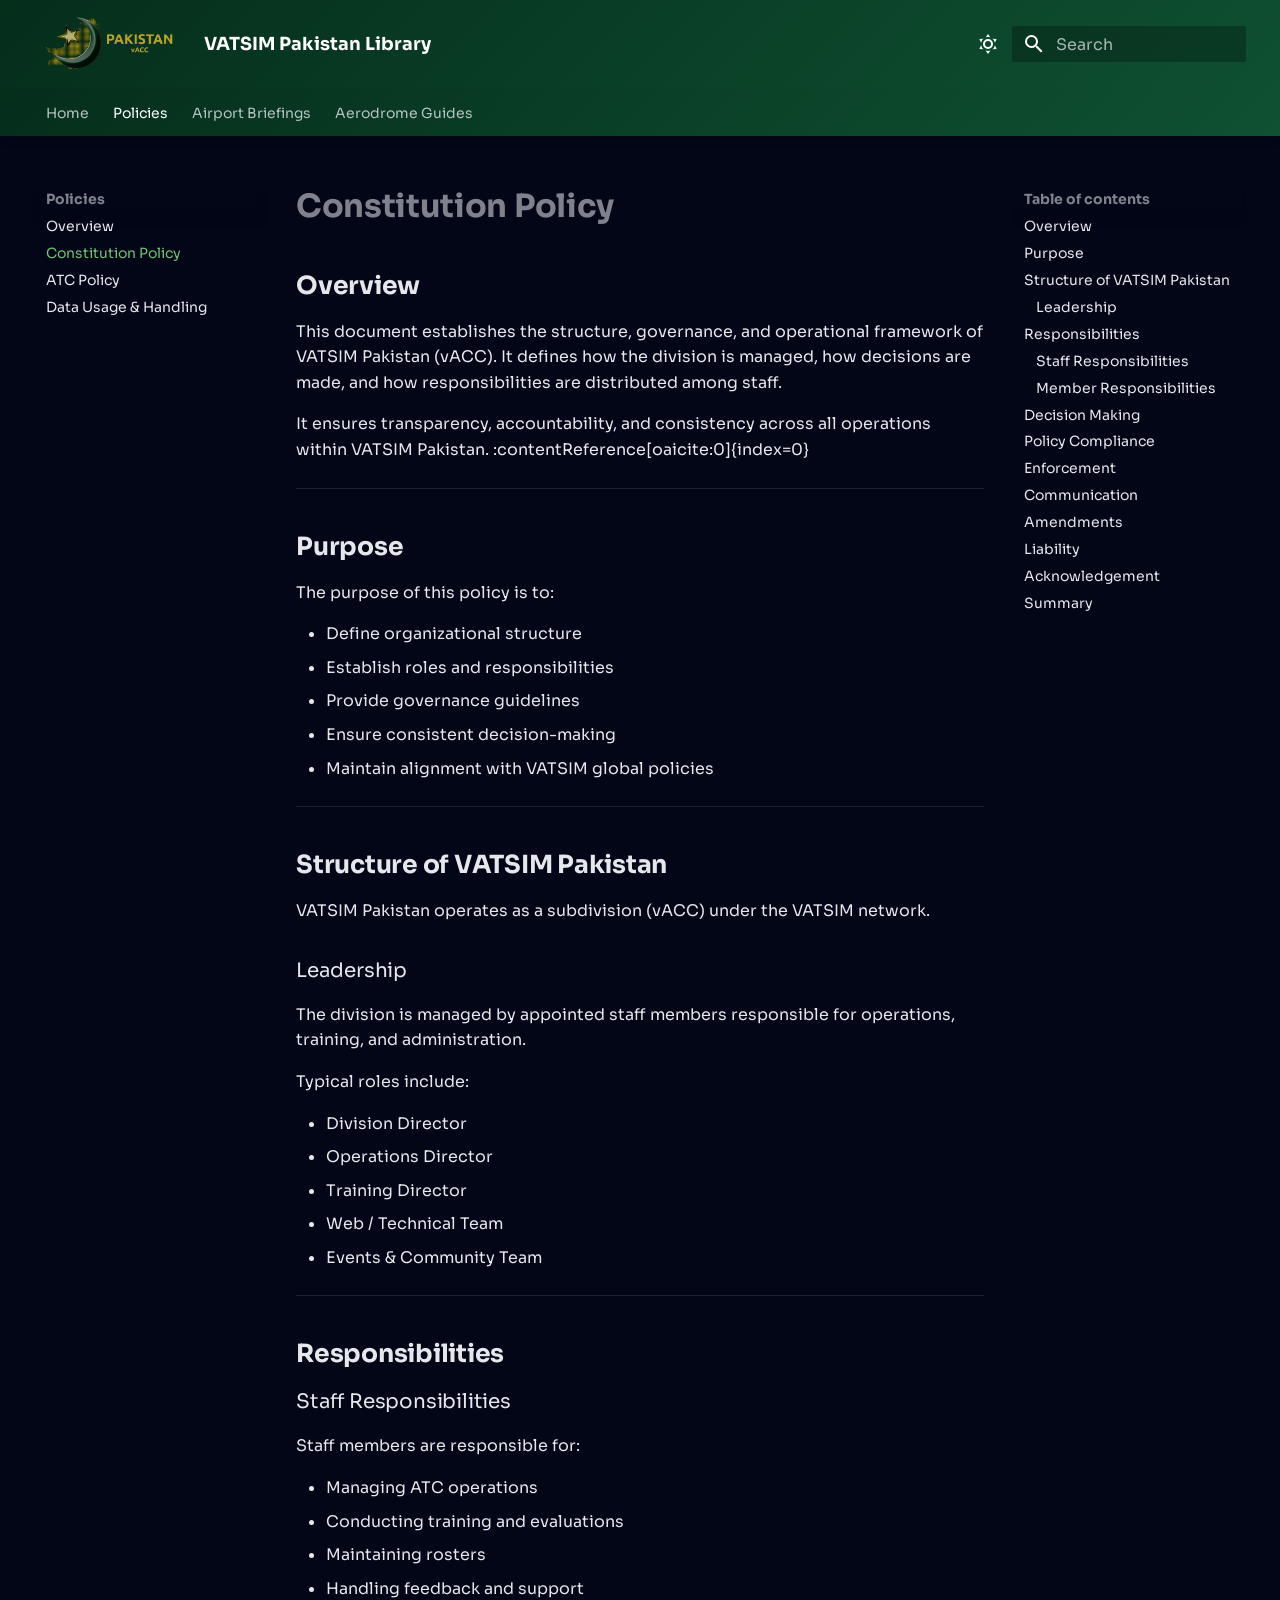
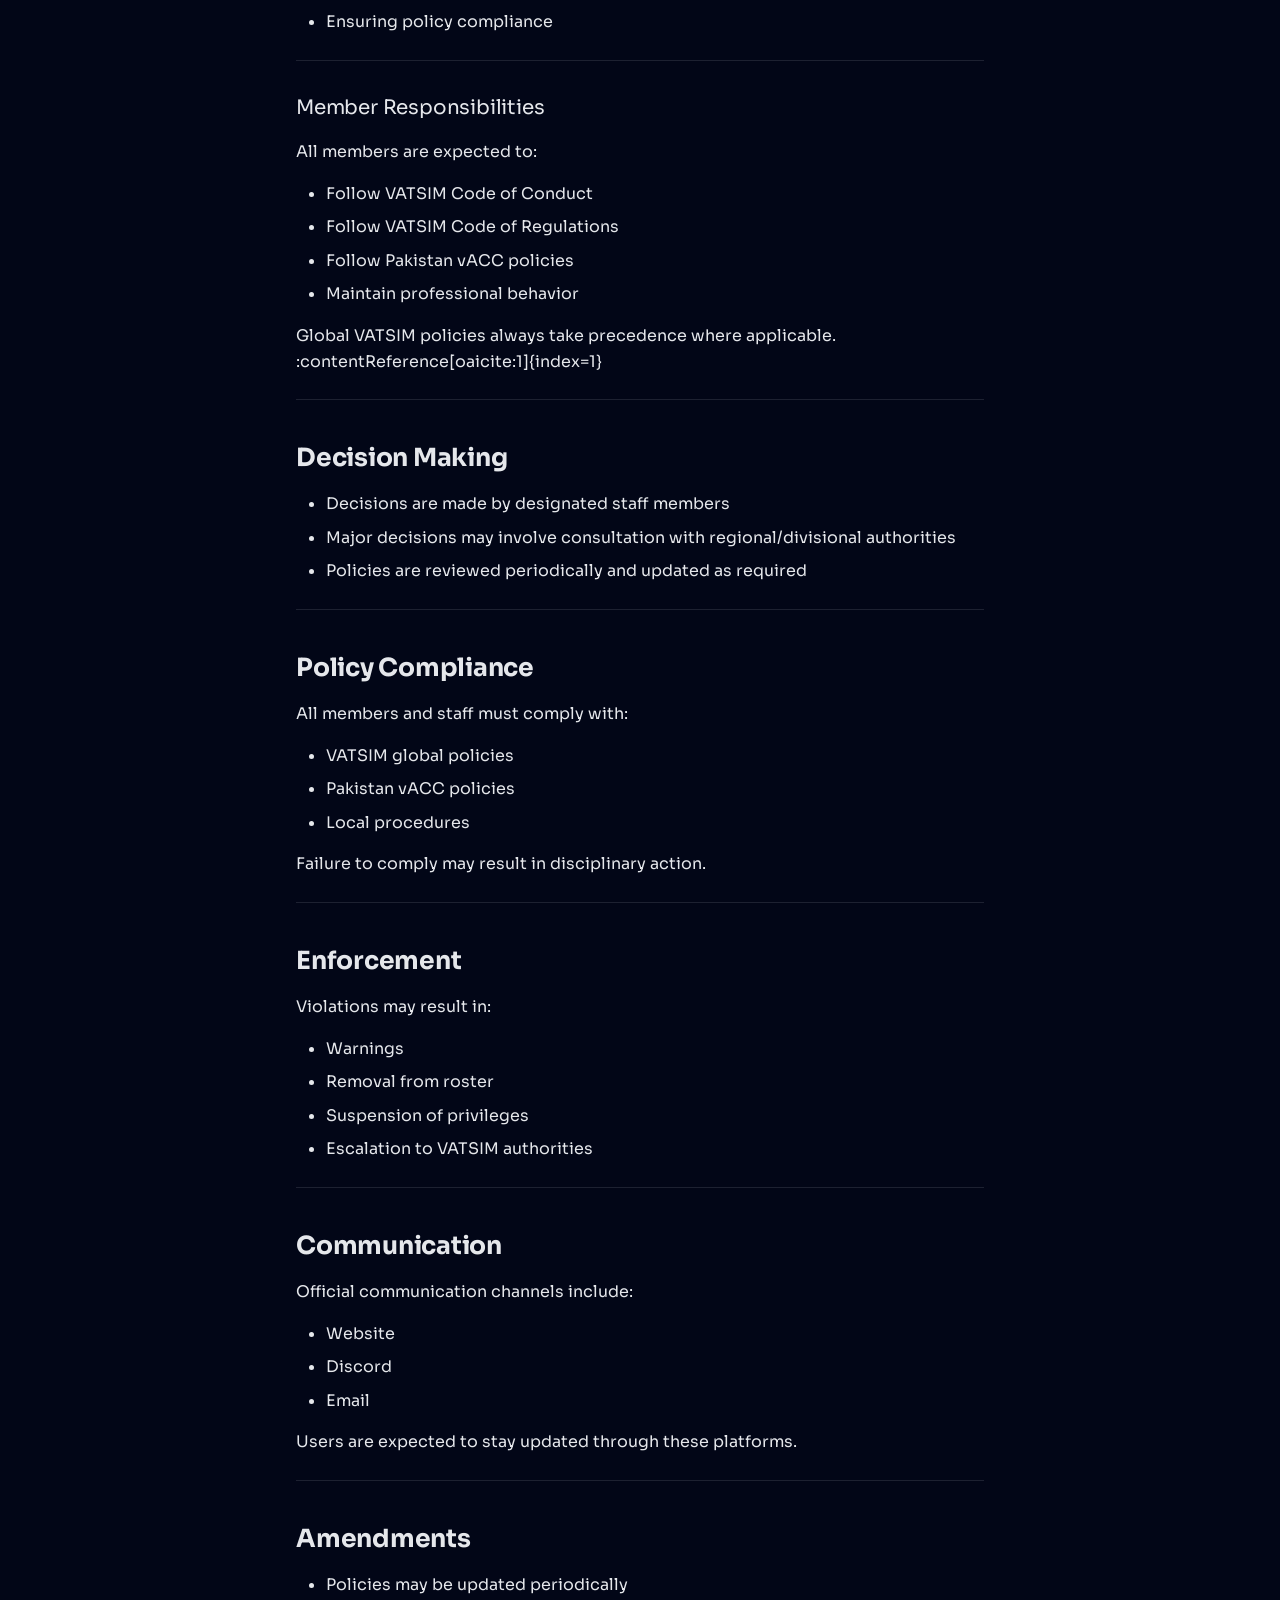
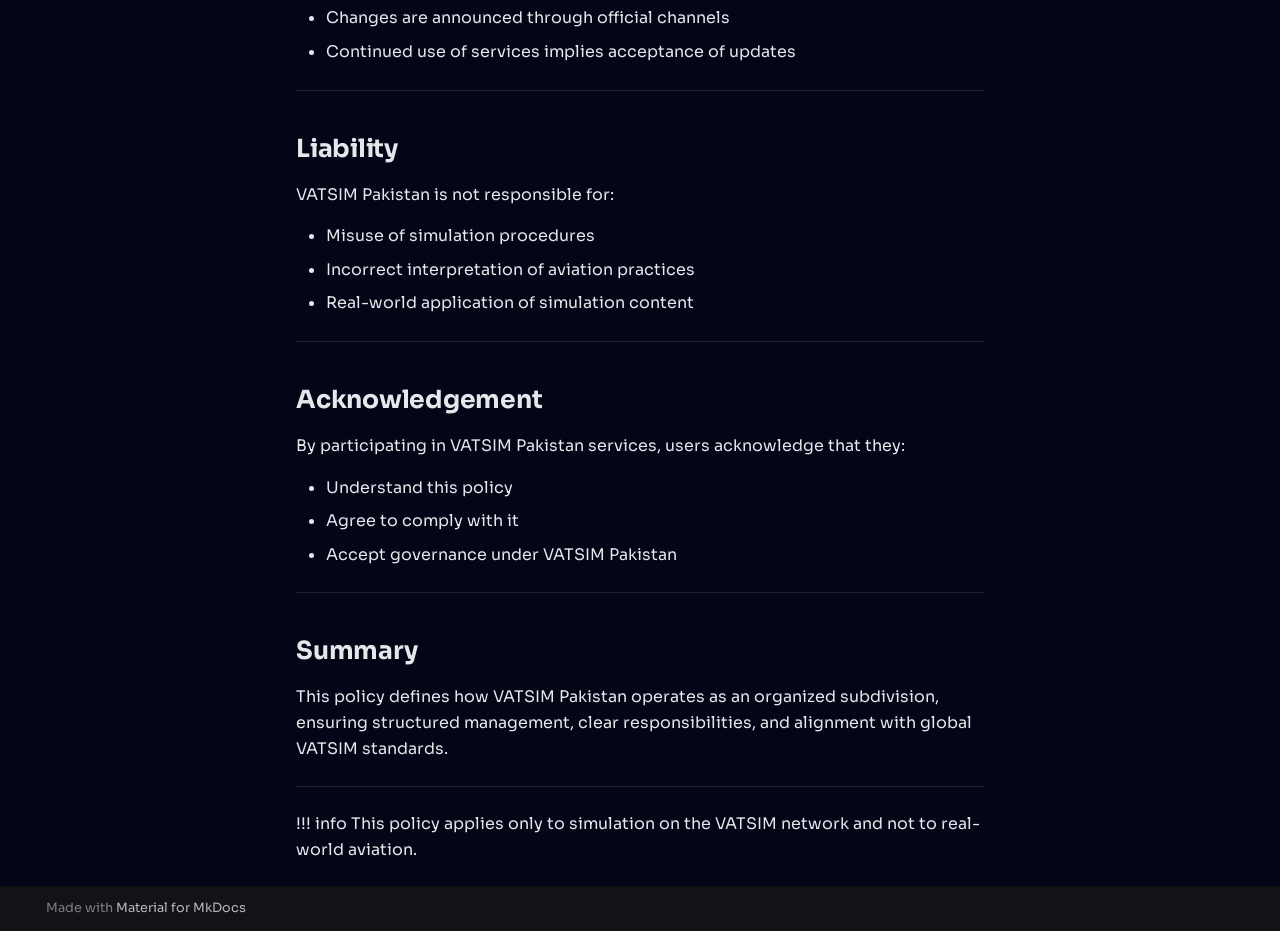
<file: policies/constitution/index.html>
<!doctype html>
<html lang="en" class="no-js">
  <head>
    
      <meta charset="utf-8">
      <meta name="viewport" content="width=device-width,initial-scale=1">
      
        <meta name="description" content="Official documentation, policies, airport briefings, and resources for VATSIM Pakistan.">
      
      
      
        <link rel="canonical" href="https://library.vatsim.pk/policies/constitution/">
      
      
        <link rel="prev" href="../">
      
      
        <link rel="next" href="../atc-policy/">
      
      
        
      
      
      <link rel="icon" href="../../assets/favicon.png">
      <meta name="generator" content="mkdocs-1.6.1, mkdocs-material-9.7.6">
    
    
      
        <title>Constitution Policy - VATSIM Pakistan Library</title>
      
    
    
      <link rel="stylesheet" href="../../assets/stylesheets/main.484c7ddc.min.css">
      
        
        <link rel="stylesheet" href="../../assets/stylesheets/palette.ab4e12ef.min.css">
      
      


    
    
      
    
    
      
        
        
        <link rel="preconnect" href="https://fonts.gstatic.com" crossorigin>
        <link rel="stylesheet" href="https://fonts.googleapis.com/css?family=Sora:300,300i,400,400i,700,700i%7CRoboto+Mono:400,400i,700,700i&display=fallback">
        <style>:root{--md-text-font:"Sora";--md-code-font:"Roboto Mono"}</style>
      
    
    
      <link rel="stylesheet" href="../../stylesheets/extra.css">
    
    <script>__md_scope=new URL("../..",location),__md_hash=e=>[...e].reduce(((e,_)=>(e<<5)-e+_.charCodeAt(0)),0),__md_get=(e,_=localStorage,t=__md_scope)=>JSON.parse(_.getItem(t.pathname+"."+e)),__md_set=(e,_,t=localStorage,a=__md_scope)=>{try{t.setItem(a.pathname+"."+e,JSON.stringify(_))}catch(e){}}</script>
    
      

    
    
  </head>
  
  
    
    
      
    
    
    
    
    <body dir="ltr" data-md-color-scheme="slate" data-md-color-primary="green" data-md-color-accent="amber">
  
    
    <input class="md-toggle" data-md-toggle="drawer" type="checkbox" id="__drawer" autocomplete="off">
    <input class="md-toggle" data-md-toggle="search" type="checkbox" id="__search" autocomplete="off">
    <label class="md-overlay" for="__drawer"></label>
    <div data-md-component="skip">
      
        
        <a href="#constitution-policy" class="md-skip">
          Skip to content
        </a>
      
    </div>
    <div data-md-component="announce">
      
    </div>
    
    
      

  

<header class="md-header md-header--shadow md-header--lifted" data-md-component="header">
  <nav class="md-header__inner md-grid" aria-label="Header">
    <a href="../.." title="VATSIM Pakistan Library" class="md-header__button md-logo" aria-label="VATSIM Pakistan Library" data-md-component="logo">
      
  <img src="../../assets/logo-gold.png" alt="logo">

    </a>
    <label class="md-header__button md-icon" for="__drawer">
      
      <svg xmlns="http://www.w3.org/2000/svg" viewBox="0 0 24 24"><path d="M3 6h18v2H3zm0 5h18v2H3zm0 5h18v2H3z"/></svg>
    </label>
    <div class="md-header__title" data-md-component="header-title">
      <div class="md-header__ellipsis">
        <div class="md-header__topic">
          <span class="md-ellipsis">
            VATSIM Pakistan Library
          </span>
        </div>
        <div class="md-header__topic" data-md-component="header-topic">
          <span class="md-ellipsis">
            
              Constitution Policy
            
          </span>
        </div>
      </div>
    </div>
    
      
        <form class="md-header__option" data-md-component="palette">
  
    
    
    
    <input class="md-option" data-md-color-media="" data-md-color-scheme="slate" data-md-color-primary="green" data-md-color-accent="amber"  aria-label="Switch to light mode"  type="radio" name="__palette" id="__palette_0">
    
      <label class="md-header__button md-icon" title="Switch to light mode" for="__palette_1" hidden>
        <svg xmlns="http://www.w3.org/2000/svg" viewBox="0 0 24 24"><path d="M12 7a5 5 0 0 1 5 5 5 5 0 0 1-5 5 5 5 0 0 1-5-5 5 5 0 0 1 5-5m0 2a3 3 0 0 0-3 3 3 3 0 0 0 3 3 3 3 0 0 0 3-3 3 3 0 0 0-3-3m0-7 2.39 3.42C13.65 5.15 12.84 5 12 5s-1.65.15-2.39.42zM3.34 7l4.16-.35A7.2 7.2 0 0 0 5.94 8.5c-.44.74-.69 1.5-.83 2.29zm.02 10 1.76-3.77a7.131 7.131 0 0 0 2.38 4.14zM20.65 7l-1.77 3.79a7.02 7.02 0 0 0-2.38-4.15zm-.01 10-4.14.36c.59-.51 1.12-1.14 1.54-1.86.42-.73.69-1.5.83-2.29zM12 22l-2.41-3.44c.74.27 1.55.44 2.41.44.82 0 1.63-.17 2.37-.44z"/></svg>
      </label>
    
  
    
    
    
    <input class="md-option" data-md-color-media="" data-md-color-scheme="default" data-md-color-primary="green" data-md-color-accent="amber"  aria-label="Switch to dark mode"  type="radio" name="__palette" id="__palette_1">
    
      <label class="md-header__button md-icon" title="Switch to dark mode" for="__palette_0" hidden>
        <svg xmlns="http://www.w3.org/2000/svg" viewBox="0 0 24 24"><path d="m17.75 4.09-2.53 1.94.91 3.06-2.63-1.81-2.63 1.81.91-3.06-2.53-1.94L12.44 4l1.06-3 1.06 3zm3.5 6.91-1.64 1.25.59 1.98-1.7-1.17-1.7 1.17.59-1.98L15.75 11l2.06-.05L18.5 9l.69 1.95zm-2.28 4.95c.83-.08 1.72 1.1 1.19 1.85-.32.45-.66.87-1.08 1.27C15.17 23 8.84 23 4.94 19.07c-3.91-3.9-3.91-10.24 0-14.14.4-.4.82-.76 1.27-1.08.75-.53 1.93.36 1.85 1.19-.27 2.86.69 5.83 2.89 8.02a9.96 9.96 0 0 0 8.02 2.89m-1.64 2.02a12.08 12.08 0 0 1-7.8-3.47c-2.17-2.19-3.33-5-3.49-7.82-2.81 3.14-2.7 7.96.31 10.98 3.02 3.01 7.84 3.12 10.98.31"/></svg>
      </label>
    
  
</form>
      
    
    
      <script>var palette=__md_get("__palette");if(palette&&palette.color){if("(prefers-color-scheme)"===palette.color.media){var media=matchMedia("(prefers-color-scheme: light)"),input=document.querySelector(media.matches?"[data-md-color-media='(prefers-color-scheme: light)']":"[data-md-color-media='(prefers-color-scheme: dark)']");palette.color.media=input.getAttribute("data-md-color-media"),palette.color.scheme=input.getAttribute("data-md-color-scheme"),palette.color.primary=input.getAttribute("data-md-color-primary"),palette.color.accent=input.getAttribute("data-md-color-accent")}for(var[key,value]of Object.entries(palette.color))document.body.setAttribute("data-md-color-"+key,value)}</script>
    
    
    
      
      
        <label class="md-header__button md-icon" for="__search">
          
          <svg xmlns="http://www.w3.org/2000/svg" viewBox="0 0 24 24"><path d="M9.5 3A6.5 6.5 0 0 1 16 9.5c0 1.61-.59 3.09-1.56 4.23l.27.27h.79l5 5-1.5 1.5-5-5v-.79l-.27-.27A6.52 6.52 0 0 1 9.5 16 6.5 6.5 0 0 1 3 9.5 6.5 6.5 0 0 1 9.5 3m0 2C7 5 5 7 5 9.5S7 14 9.5 14 14 12 14 9.5 12 5 9.5 5"/></svg>
        </label>
        <div class="md-search" data-md-component="search" role="dialog">
  <label class="md-search__overlay" for="__search"></label>
  <div class="md-search__inner" role="search">
    <form class="md-search__form" name="search">
      <input type="text" class="md-search__input" name="query" aria-label="Search" placeholder="Search" autocapitalize="off" autocorrect="off" autocomplete="off" spellcheck="false" data-md-component="search-query" required>
      <label class="md-search__icon md-icon" for="__search">
        
        <svg xmlns="http://www.w3.org/2000/svg" viewBox="0 0 24 24"><path d="M9.5 3A6.5 6.5 0 0 1 16 9.5c0 1.61-.59 3.09-1.56 4.23l.27.27h.79l5 5-1.5 1.5-5-5v-.79l-.27-.27A6.52 6.52 0 0 1 9.5 16 6.5 6.5 0 0 1 3 9.5 6.5 6.5 0 0 1 9.5 3m0 2C7 5 5 7 5 9.5S7 14 9.5 14 14 12 14 9.5 12 5 9.5 5"/></svg>
        
        <svg xmlns="http://www.w3.org/2000/svg" viewBox="0 0 24 24"><path d="M20 11v2H8l5.5 5.5-1.42 1.42L4.16 12l7.92-7.92L13.5 5.5 8 11z"/></svg>
      </label>
      <nav class="md-search__options" aria-label="Search">
        
        <button type="reset" class="md-search__icon md-icon" title="Clear" aria-label="Clear" tabindex="-1">
          
          <svg xmlns="http://www.w3.org/2000/svg" viewBox="0 0 24 24"><path d="M19 6.41 17.59 5 12 10.59 6.41 5 5 6.41 10.59 12 5 17.59 6.41 19 12 13.41 17.59 19 19 17.59 13.41 12z"/></svg>
        </button>
      </nav>
      
        <div class="md-search__suggest" data-md-component="search-suggest"></div>
      
    </form>
    <div class="md-search__output">
      <div class="md-search__scrollwrap" tabindex="0" data-md-scrollfix>
        <div class="md-search-result" data-md-component="search-result">
          <div class="md-search-result__meta">
            Initializing search
          </div>
          <ol class="md-search-result__list" role="presentation"></ol>
        </div>
      </div>
    </div>
  </div>
</div>
      
    
    
  </nav>
  
    
      
<nav class="md-tabs" aria-label="Tabs" data-md-component="tabs">
  <div class="md-grid">
    <ul class="md-tabs__list">
      
        
  
  
  
  
    <li class="md-tabs__item">
      <a href="../.." class="md-tabs__link">
        
  
  
    
  
  Home

      </a>
    </li>
  

      
        
  
  
  
    
  
  
    
    
      <li class="md-tabs__item md-tabs__item--active">
        <a href="../" class="md-tabs__link">
          
  
  
  Policies

        </a>
      </li>
    
  

      
        
  
  
  
  
    
    
      <li class="md-tabs__item">
        <a href="../../airport-briefings/" class="md-tabs__link">
          
  
  
  Airport Briefings

        </a>
      </li>
    
  

      
        
  
  
  
  
    
    
      <li class="md-tabs__item">
        <a href="../../aerodrome-guides/" class="md-tabs__link">
          
  
  
  Aerodrome Guides

        </a>
      </li>
    
  

      
    </ul>
  </div>
</nav>
    
  
</header>
    
    <div class="md-container" data-md-component="container">
      
      
        
      
      <main class="md-main" data-md-component="main">
        <div class="md-main__inner md-grid">
          
            
              
              <div class="md-sidebar md-sidebar--primary" data-md-component="sidebar" data-md-type="navigation" >
                <div class="md-sidebar__scrollwrap">
                  <div class="md-sidebar__inner">
                    


  


<nav class="md-nav md-nav--primary md-nav--lifted" aria-label="Navigation" data-md-level="0">
  <label class="md-nav__title" for="__drawer">
    <a href="../.." title="VATSIM Pakistan Library" class="md-nav__button md-logo" aria-label="VATSIM Pakistan Library" data-md-component="logo">
      
  <img src="../../assets/logo-gold.png" alt="logo">

    </a>
    VATSIM Pakistan Library
  </label>
  
  <ul class="md-nav__list" data-md-scrollfix>
    
      
      
  
  
  
  
    <li class="md-nav__item">
      <a href="../.." class="md-nav__link">
        
  
  
  <span class="md-ellipsis">
    
  
    Home
  

    
  </span>
  
  

      </a>
    </li>
  

    
      
      
  
  
    
  
  
  
    
    
    
    
      
        
        
      
      
    
    
    <li class="md-nav__item md-nav__item--active md-nav__item--section md-nav__item--nested">
      
        
        
        <input class="md-nav__toggle md-toggle " type="checkbox" id="__nav_2" checked>
        
          
          <label class="md-nav__link" for="__nav_2" id="__nav_2_label" tabindex="">
            
  
  
  <span class="md-ellipsis">
    
  
    Policies
  

    
  </span>
  
  

            <span class="md-nav__icon md-icon"></span>
          </label>
        
        <nav class="md-nav" data-md-level="1" aria-labelledby="__nav_2_label" aria-expanded="true">
          <label class="md-nav__title" for="__nav_2">
            <span class="md-nav__icon md-icon"></span>
            
  
    Policies
  

          </label>
          <ul class="md-nav__list" data-md-scrollfix>
            
              
                
  
  
  
  
    <li class="md-nav__item">
      <a href="../" class="md-nav__link">
        
  
  
  <span class="md-ellipsis">
    
  
    Overview
  

    
  </span>
  
  

      </a>
    </li>
  

              
            
              
                
  
  
    
  
  
  
    <li class="md-nav__item md-nav__item--active">
      
      <input class="md-nav__toggle md-toggle" type="checkbox" id="__toc">
      
      
        
      
      
        <label class="md-nav__link md-nav__link--active" for="__toc">
          
  
  
  <span class="md-ellipsis">
    
  
    Constitution Policy
  

    
  </span>
  
  

          <span class="md-nav__icon md-icon"></span>
        </label>
      
      <a href="./" class="md-nav__link md-nav__link--active">
        
  
  
  <span class="md-ellipsis">
    
  
    Constitution Policy
  

    
  </span>
  
  

      </a>
      
        

<nav class="md-nav md-nav--secondary" aria-label="Table of contents">
  
  
  
    
  
  
    <label class="md-nav__title" for="__toc">
      <span class="md-nav__icon md-icon"></span>
      Table of contents
    </label>
    <ul class="md-nav__list" data-md-component="toc" data-md-scrollfix>
      
        <li class="md-nav__item">
  <a href="#overview" class="md-nav__link">
    <span class="md-ellipsis">
      
        Overview
      
    </span>
  </a>
  
</li>
      
        <li class="md-nav__item">
  <a href="#purpose" class="md-nav__link">
    <span class="md-ellipsis">
      
        Purpose
      
    </span>
  </a>
  
</li>
      
        <li class="md-nav__item">
  <a href="#structure-of-vatsim-pakistan" class="md-nav__link">
    <span class="md-ellipsis">
      
        Structure of VATSIM Pakistan
      
    </span>
  </a>
  
    <nav class="md-nav" aria-label="Structure of VATSIM Pakistan">
      <ul class="md-nav__list">
        
          <li class="md-nav__item">
  <a href="#leadership" class="md-nav__link">
    <span class="md-ellipsis">
      
        Leadership
      
    </span>
  </a>
  
</li>
        
      </ul>
    </nav>
  
</li>
      
        <li class="md-nav__item">
  <a href="#responsibilities" class="md-nav__link">
    <span class="md-ellipsis">
      
        Responsibilities
      
    </span>
  </a>
  
    <nav class="md-nav" aria-label="Responsibilities">
      <ul class="md-nav__list">
        
          <li class="md-nav__item">
  <a href="#staff-responsibilities" class="md-nav__link">
    <span class="md-ellipsis">
      
        Staff Responsibilities
      
    </span>
  </a>
  
</li>
        
          <li class="md-nav__item">
  <a href="#member-responsibilities" class="md-nav__link">
    <span class="md-ellipsis">
      
        Member Responsibilities
      
    </span>
  </a>
  
</li>
        
      </ul>
    </nav>
  
</li>
      
        <li class="md-nav__item">
  <a href="#decision-making" class="md-nav__link">
    <span class="md-ellipsis">
      
        Decision Making
      
    </span>
  </a>
  
</li>
      
        <li class="md-nav__item">
  <a href="#policy-compliance" class="md-nav__link">
    <span class="md-ellipsis">
      
        Policy Compliance
      
    </span>
  </a>
  
</li>
      
        <li class="md-nav__item">
  <a href="#enforcement" class="md-nav__link">
    <span class="md-ellipsis">
      
        Enforcement
      
    </span>
  </a>
  
</li>
      
        <li class="md-nav__item">
  <a href="#communication" class="md-nav__link">
    <span class="md-ellipsis">
      
        Communication
      
    </span>
  </a>
  
</li>
      
        <li class="md-nav__item">
  <a href="#amendments" class="md-nav__link">
    <span class="md-ellipsis">
      
        Amendments
      
    </span>
  </a>
  
</li>
      
        <li class="md-nav__item">
  <a href="#liability" class="md-nav__link">
    <span class="md-ellipsis">
      
        Liability
      
    </span>
  </a>
  
</li>
      
        <li class="md-nav__item">
  <a href="#acknowledgement" class="md-nav__link">
    <span class="md-ellipsis">
      
        Acknowledgement
      
    </span>
  </a>
  
</li>
      
        <li class="md-nav__item">
  <a href="#summary" class="md-nav__link">
    <span class="md-ellipsis">
      
        Summary
      
    </span>
  </a>
  
</li>
      
    </ul>
  
</nav>
      
    </li>
  

              
            
              
                
  
  
  
  
    <li class="md-nav__item">
      <a href="../atc-policy/" class="md-nav__link">
        
  
  
  <span class="md-ellipsis">
    
  
    ATC Policy
  

    
  </span>
  
  

      </a>
    </li>
  

              
            
              
                
  
  
  
  
    <li class="md-nav__item">
      <a href="../data-usage-and-handling/" class="md-nav__link">
        
  
  
  <span class="md-ellipsis">
    
  
    Data Usage & Handling
  

    
  </span>
  
  

      </a>
    </li>
  

              
            
          </ul>
        </nav>
      
    </li>
  

    
      
      
  
  
  
  
    
    
    
    
      
      
    
    
    <li class="md-nav__item md-nav__item--nested">
      
        
        
        <input class="md-nav__toggle md-toggle " type="checkbox" id="__nav_3" >
        
          
          <label class="md-nav__link" for="__nav_3" id="__nav_3_label" tabindex="0">
            
  
  
  <span class="md-ellipsis">
    
  
    Airport Briefings
  

    
  </span>
  
  

            <span class="md-nav__icon md-icon"></span>
          </label>
        
        <nav class="md-nav" data-md-level="1" aria-labelledby="__nav_3_label" aria-expanded="false">
          <label class="md-nav__title" for="__nav_3">
            <span class="md-nav__icon md-icon"></span>
            
  
    Airport Briefings
  

          </label>
          <ul class="md-nav__list" data-md-scrollfix>
            
              
                
  
  
  
  
    <li class="md-nav__item">
      <a href="../../airport-briefings/" class="md-nav__link">
        
  
  
  <span class="md-ellipsis">
    
  
    Overview
  

    
  </span>
  
  

      </a>
    </li>
  

              
            
              
                
  
  
  
  
    <li class="md-nav__item">
      <a href="../../airport-briefings/opkc/" class="md-nav__link">
        
  
  
  <span class="md-ellipsis">
    
  
    Karachi / OPKC
  

    
  </span>
  
  

      </a>
    </li>
  

              
            
              
                
  
  
  
  
    <li class="md-nav__item">
      <a href="../../airport-briefings/opla/" class="md-nav__link">
        
  
  
  <span class="md-ellipsis">
    
  
    Lahore / OPLA
  

    
  </span>
  
  

      </a>
    </li>
  

              
            
              
                
  
  
  
  
    <li class="md-nav__item">
      <a href="../../airport-briefings/opis/" class="md-nav__link">
        
  
  
  <span class="md-ellipsis">
    
  
    Islamabad / OPIS
  

    
  </span>
  
  

      </a>
    </li>
  

              
            
          </ul>
        </nav>
      
    </li>
  

    
      
      
  
  
  
  
    
    
    
    
      
      
    
    
    <li class="md-nav__item md-nav__item--nested">
      
        
        
        <input class="md-nav__toggle md-toggle " type="checkbox" id="__nav_4" >
        
          
          <label class="md-nav__link" for="__nav_4" id="__nav_4_label" tabindex="0">
            
  
  
  <span class="md-ellipsis">
    
  
    Aerodrome Guides
  

    
  </span>
  
  

            <span class="md-nav__icon md-icon"></span>
          </label>
        
        <nav class="md-nav" data-md-level="1" aria-labelledby="__nav_4_label" aria-expanded="false">
          <label class="md-nav__title" for="__nav_4">
            <span class="md-nav__icon md-icon"></span>
            
  
    Aerodrome Guides
  

          </label>
          <ul class="md-nav__list" data-md-scrollfix>
            
              
                
  
  
  
  
    <li class="md-nav__item">
      <a href="../../aerodrome-guides/" class="md-nav__link">
        
  
  
  <span class="md-ellipsis">
    
  
    Overview
  

    
  </span>
  
  

      </a>
    </li>
  

              
            
              
                
  
  
  
  
    <li class="md-nav__item">
      <a href="../../aerodrome-guides/opkc/" class="md-nav__link">
        
  
  
  <span class="md-ellipsis">
    
  
    Karachi / OPKC
  

    
  </span>
  
  

      </a>
    </li>
  

              
            
              
                
  
  
  
  
    <li class="md-nav__item">
      <a href="../../aerodrome-guides/opla/" class="md-nav__link">
        
  
  
  <span class="md-ellipsis">
    
  
    Lahore / OPLA
  

    
  </span>
  
  

      </a>
    </li>
  

              
            
              
                
  
  
  
  
    <li class="md-nav__item">
      <a href="../../aerodrome-guides/opis/" class="md-nav__link">
        
  
  
  <span class="md-ellipsis">
    
  
    Islamabad / OPIS
  

    
  </span>
  
  

      </a>
    </li>
  

              
            
          </ul>
        </nav>
      
    </li>
  

    
  </ul>
</nav>
                  </div>
                </div>
              </div>
            
            
              
              <div class="md-sidebar md-sidebar--secondary" data-md-component="sidebar" data-md-type="toc" >
                <div class="md-sidebar__scrollwrap">
                  <div class="md-sidebar__inner">
                    

<nav class="md-nav md-nav--secondary" aria-label="Table of contents">
  
  
  
    
  
  
    <label class="md-nav__title" for="__toc">
      <span class="md-nav__icon md-icon"></span>
      Table of contents
    </label>
    <ul class="md-nav__list" data-md-component="toc" data-md-scrollfix>
      
        <li class="md-nav__item">
  <a href="#overview" class="md-nav__link">
    <span class="md-ellipsis">
      
        Overview
      
    </span>
  </a>
  
</li>
      
        <li class="md-nav__item">
  <a href="#purpose" class="md-nav__link">
    <span class="md-ellipsis">
      
        Purpose
      
    </span>
  </a>
  
</li>
      
        <li class="md-nav__item">
  <a href="#structure-of-vatsim-pakistan" class="md-nav__link">
    <span class="md-ellipsis">
      
        Structure of VATSIM Pakistan
      
    </span>
  </a>
  
    <nav class="md-nav" aria-label="Structure of VATSIM Pakistan">
      <ul class="md-nav__list">
        
          <li class="md-nav__item">
  <a href="#leadership" class="md-nav__link">
    <span class="md-ellipsis">
      
        Leadership
      
    </span>
  </a>
  
</li>
        
      </ul>
    </nav>
  
</li>
      
        <li class="md-nav__item">
  <a href="#responsibilities" class="md-nav__link">
    <span class="md-ellipsis">
      
        Responsibilities
      
    </span>
  </a>
  
    <nav class="md-nav" aria-label="Responsibilities">
      <ul class="md-nav__list">
        
          <li class="md-nav__item">
  <a href="#staff-responsibilities" class="md-nav__link">
    <span class="md-ellipsis">
      
        Staff Responsibilities
      
    </span>
  </a>
  
</li>
        
          <li class="md-nav__item">
  <a href="#member-responsibilities" class="md-nav__link">
    <span class="md-ellipsis">
      
        Member Responsibilities
      
    </span>
  </a>
  
</li>
        
      </ul>
    </nav>
  
</li>
      
        <li class="md-nav__item">
  <a href="#decision-making" class="md-nav__link">
    <span class="md-ellipsis">
      
        Decision Making
      
    </span>
  </a>
  
</li>
      
        <li class="md-nav__item">
  <a href="#policy-compliance" class="md-nav__link">
    <span class="md-ellipsis">
      
        Policy Compliance
      
    </span>
  </a>
  
</li>
      
        <li class="md-nav__item">
  <a href="#enforcement" class="md-nav__link">
    <span class="md-ellipsis">
      
        Enforcement
      
    </span>
  </a>
  
</li>
      
        <li class="md-nav__item">
  <a href="#communication" class="md-nav__link">
    <span class="md-ellipsis">
      
        Communication
      
    </span>
  </a>
  
</li>
      
        <li class="md-nav__item">
  <a href="#amendments" class="md-nav__link">
    <span class="md-ellipsis">
      
        Amendments
      
    </span>
  </a>
  
</li>
      
        <li class="md-nav__item">
  <a href="#liability" class="md-nav__link">
    <span class="md-ellipsis">
      
        Liability
      
    </span>
  </a>
  
</li>
      
        <li class="md-nav__item">
  <a href="#acknowledgement" class="md-nav__link">
    <span class="md-ellipsis">
      
        Acknowledgement
      
    </span>
  </a>
  
</li>
      
        <li class="md-nav__item">
  <a href="#summary" class="md-nav__link">
    <span class="md-ellipsis">
      
        Summary
      
    </span>
  </a>
  
</li>
      
    </ul>
  
</nav>
                  </div>
                </div>
              </div>
            
          
          
            <div class="md-content" data-md-component="content">
              
              <article class="md-content__inner md-typeset">
                
                  



<h1 id="constitution-policy">Constitution Policy</h1>
<h2 id="overview">Overview</h2>
<p>This document establishes the structure, governance, and operational framework of VATSIM Pakistan (vACC). It defines how the division is managed, how decisions are made, and how responsibilities are distributed among staff.</p>
<p>It ensures transparency, accountability, and consistency across all operations within VATSIM Pakistan. :contentReference[oaicite:0]{index=0}</p>
<hr />
<h2 id="purpose">Purpose</h2>
<p>The purpose of this policy is to:</p>
<ul>
<li>Define organizational structure  </li>
<li>Establish roles and responsibilities  </li>
<li>Provide governance guidelines  </li>
<li>Ensure consistent decision-making  </li>
<li>Maintain alignment with VATSIM global policies  </li>
</ul>
<hr />
<h2 id="structure-of-vatsim-pakistan">Structure of VATSIM Pakistan</h2>
<p>VATSIM Pakistan operates as a subdivision (vACC) under the VATSIM network.</p>
<h3 id="leadership">Leadership</h3>
<p>The division is managed by appointed staff members responsible for operations, training, and administration.</p>
<p>Typical roles include:</p>
<ul>
<li>Division Director  </li>
<li>Operations Director  </li>
<li>Training Director  </li>
<li>Web / Technical Team  </li>
<li>Events &amp; Community Team  </li>
</ul>
<hr />
<h2 id="responsibilities">Responsibilities</h2>
<h3 id="staff-responsibilities">Staff Responsibilities</h3>
<p>Staff members are responsible for:</p>
<ul>
<li>Managing ATC operations  </li>
<li>Conducting training and evaluations  </li>
<li>Maintaining rosters  </li>
<li>Handling feedback and support  </li>
<li>Ensuring policy compliance  </li>
</ul>
<hr />
<h3 id="member-responsibilities">Member Responsibilities</h3>
<p>All members are expected to:</p>
<ul>
<li>Follow VATSIM Code of Conduct  </li>
<li>Follow VATSIM Code of Regulations  </li>
<li>Follow Pakistan vACC policies  </li>
<li>Maintain professional behavior  </li>
</ul>
<p>Global VATSIM policies always take precedence where applicable. :contentReference[oaicite:1]{index=1}</p>
<hr />
<h2 id="decision-making">Decision Making</h2>
<ul>
<li>Decisions are made by designated staff members  </li>
<li>Major decisions may involve consultation with regional/divisional authorities  </li>
<li>Policies are reviewed periodically and updated as required  </li>
</ul>
<hr />
<h2 id="policy-compliance">Policy Compliance</h2>
<p>All members and staff must comply with:</p>
<ul>
<li>VATSIM global policies  </li>
<li>Pakistan vACC policies  </li>
<li>Local procedures  </li>
</ul>
<p>Failure to comply may result in disciplinary action.</p>
<hr />
<h2 id="enforcement">Enforcement</h2>
<p>Violations may result in:</p>
<ul>
<li>Warnings  </li>
<li>Removal from roster  </li>
<li>Suspension of privileges  </li>
<li>Escalation to VATSIM authorities  </li>
</ul>
<hr />
<h2 id="communication">Communication</h2>
<p>Official communication channels include:</p>
<ul>
<li>Website  </li>
<li>Discord  </li>
<li>Email  </li>
</ul>
<p>Users are expected to stay updated through these platforms.</p>
<hr />
<h2 id="amendments">Amendments</h2>
<ul>
<li>Policies may be updated periodically  </li>
<li>Changes are announced through official channels  </li>
<li>Continued use of services implies acceptance of updates  </li>
</ul>
<hr />
<h2 id="liability">Liability</h2>
<p>VATSIM Pakistan is not responsible for:</p>
<ul>
<li>Misuse of simulation procedures  </li>
<li>Incorrect interpretation of aviation practices  </li>
<li>Real-world application of simulation content  </li>
</ul>
<hr />
<h2 id="acknowledgement">Acknowledgement</h2>
<p>By participating in VATSIM Pakistan services, users acknowledge that they:</p>
<ul>
<li>Understand this policy  </li>
<li>Agree to comply with it  </li>
<li>Accept governance under VATSIM Pakistan  </li>
</ul>
<hr />
<h2 id="summary">Summary</h2>
<p>This policy defines how VATSIM Pakistan operates as an organized subdivision, ensuring structured management, clear responsibilities, and alignment with global VATSIM standards.</p>
<hr />
<p>!!! info
    This policy applies only to simulation on the VATSIM network and not to real-world aviation.</p>












                
              </article>
            </div>
          
          
<script>var target=document.getElementById(location.hash.slice(1));target&&target.name&&(target.checked=target.name.startsWith("__tabbed_"))</script>
        </div>
        
          <button type="button" class="md-top md-icon" data-md-component="top" hidden>
  
  <svg xmlns="http://www.w3.org/2000/svg" viewBox="0 0 24 24"><path d="M13 20h-2V8l-5.5 5.5-1.42-1.42L12 4.16l7.92 7.92-1.42 1.42L13 8z"/></svg>
  Back to top
</button>
        
      </main>
      
        <footer class="md-footer">
  
  <div class="md-footer-meta md-typeset">
    <div class="md-footer-meta__inner md-grid">
      <div class="md-copyright">
  
  
    Made with
    <a href="https://squidfunk.github.io/mkdocs-material/" target="_blank" rel="noopener">
      Material for MkDocs
    </a>
  
</div>
      
    </div>
  </div>
</footer>
      
    </div>
    <div class="md-dialog" data-md-component="dialog">
      <div class="md-dialog__inner md-typeset"></div>
    </div>
    
    
    
      
      
      <script id="__config" type="application/json">{"annotate": null, "base": "../..", "features": ["navigation.tabs", "navigation.tabs.sticky", "navigation.top", "navigation.tracking", "search.highlight", "search.suggest", "content.code.copy"], "search": "../../assets/javascripts/workers/search.2c215733.min.js", "tags": null, "translations": {"clipboard.copied": "Copied to clipboard", "clipboard.copy": "Copy to clipboard", "search.result.more.one": "1 more on this page", "search.result.more.other": "# more on this page", "search.result.none": "No matching documents", "search.result.one": "1 matching document", "search.result.other": "# matching documents", "search.result.placeholder": "Type to start searching", "search.result.term.missing": "Missing", "select.version": "Select version"}, "version": null}</script>
    
    
      <script src="../../assets/javascripts/bundle.79ae519e.min.js"></script>
      
    
  </body>
</html>
</file>
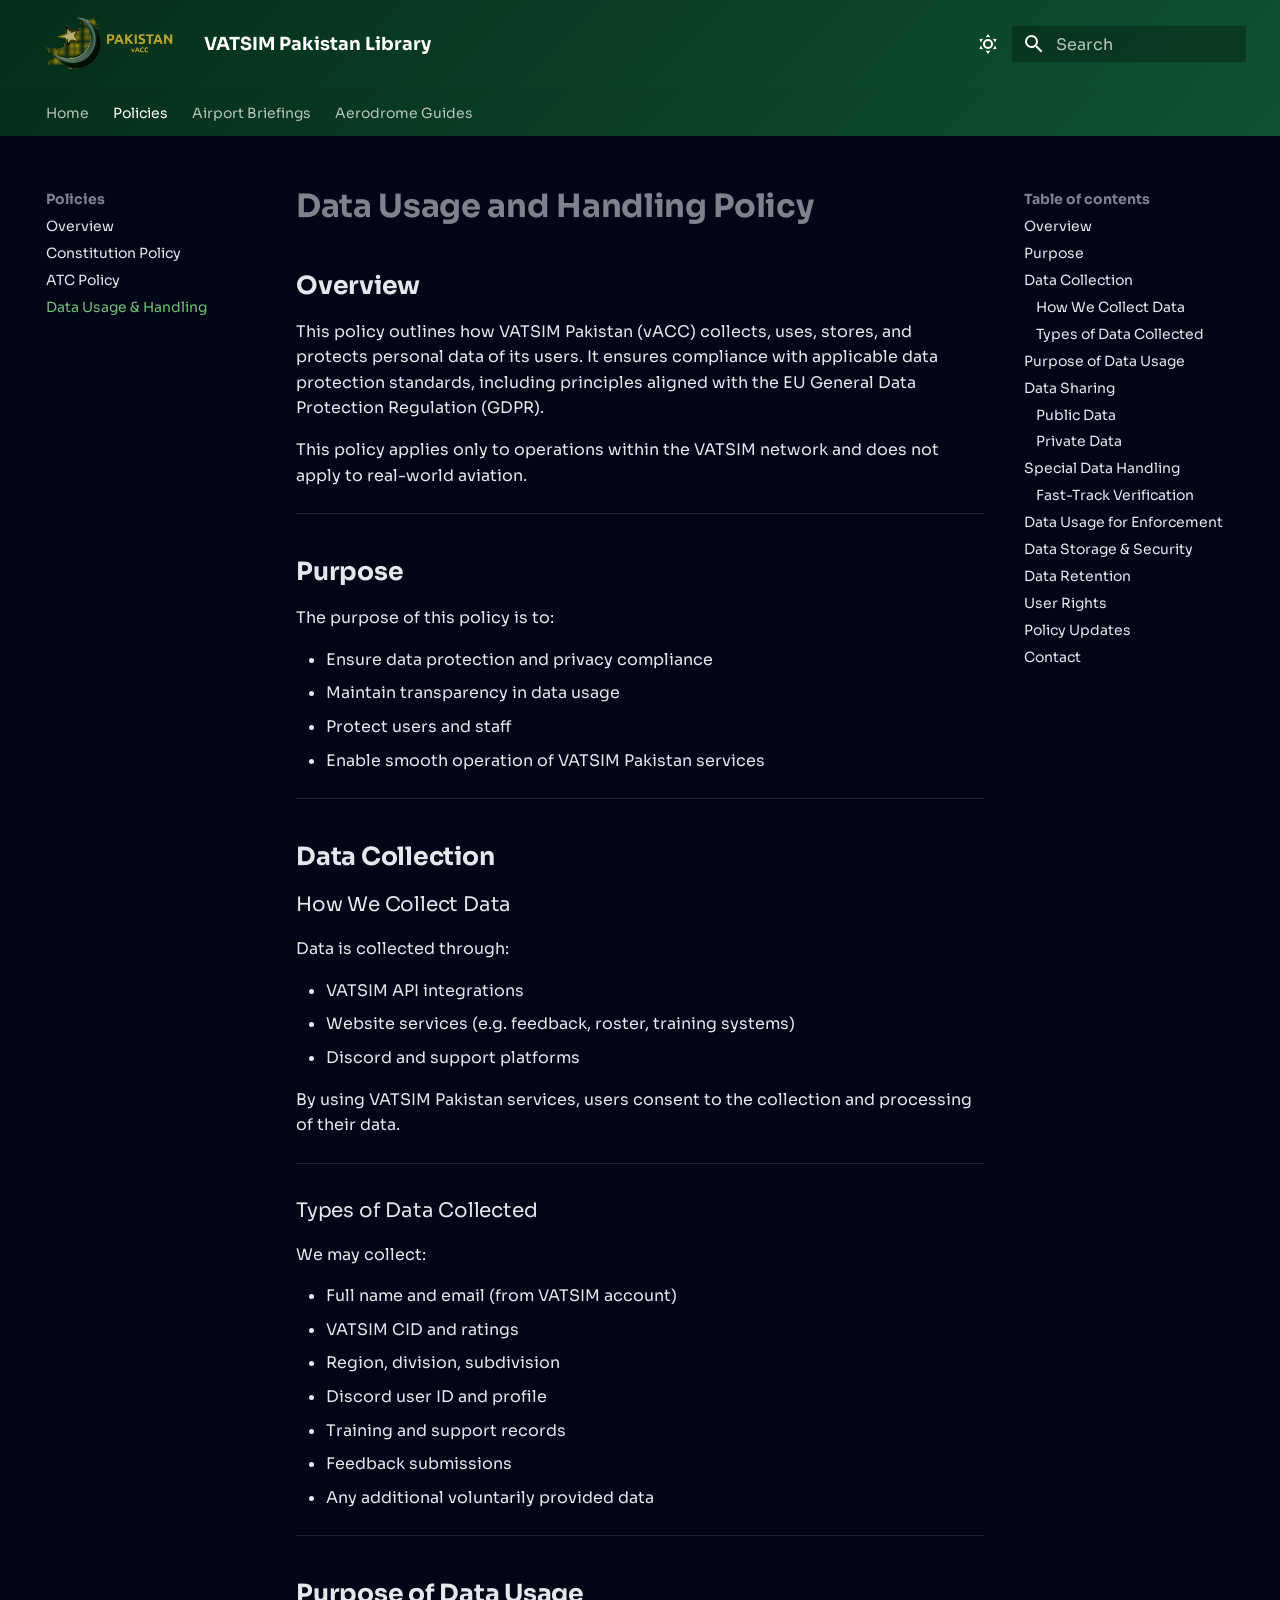
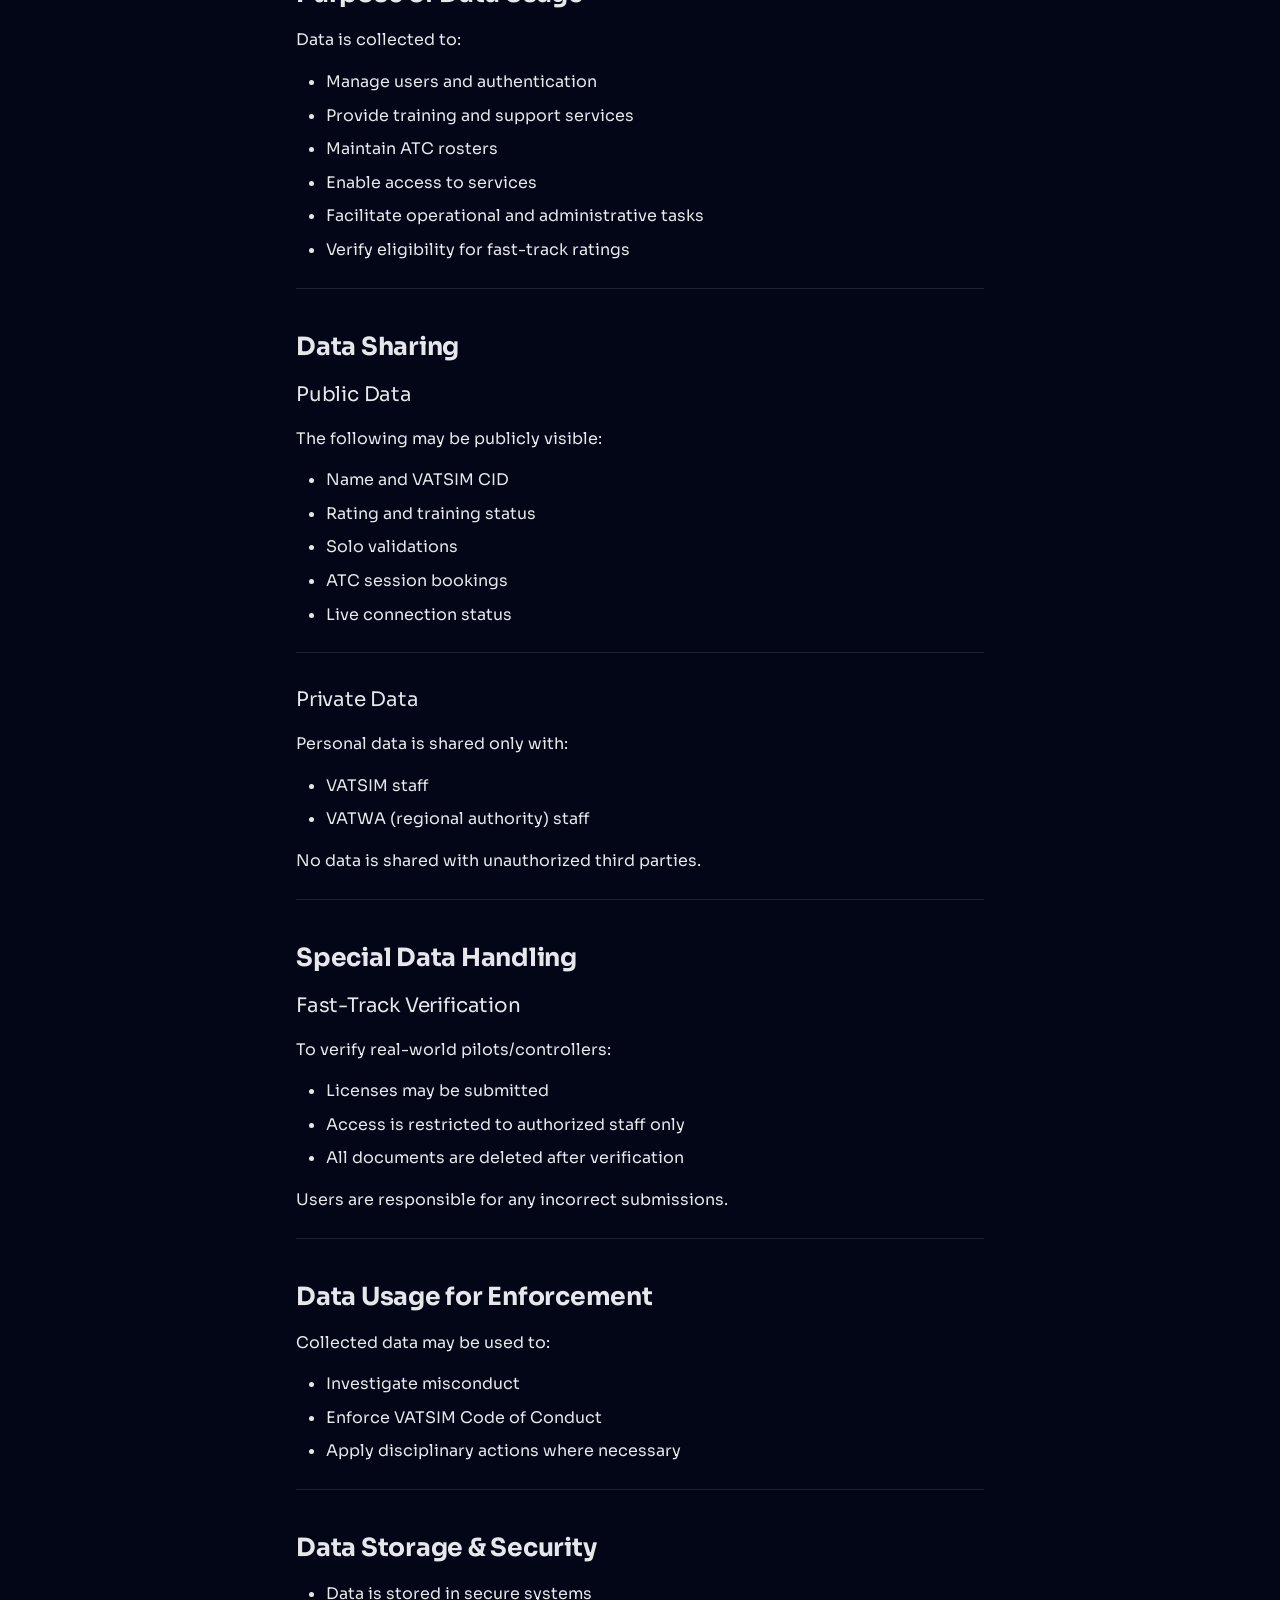
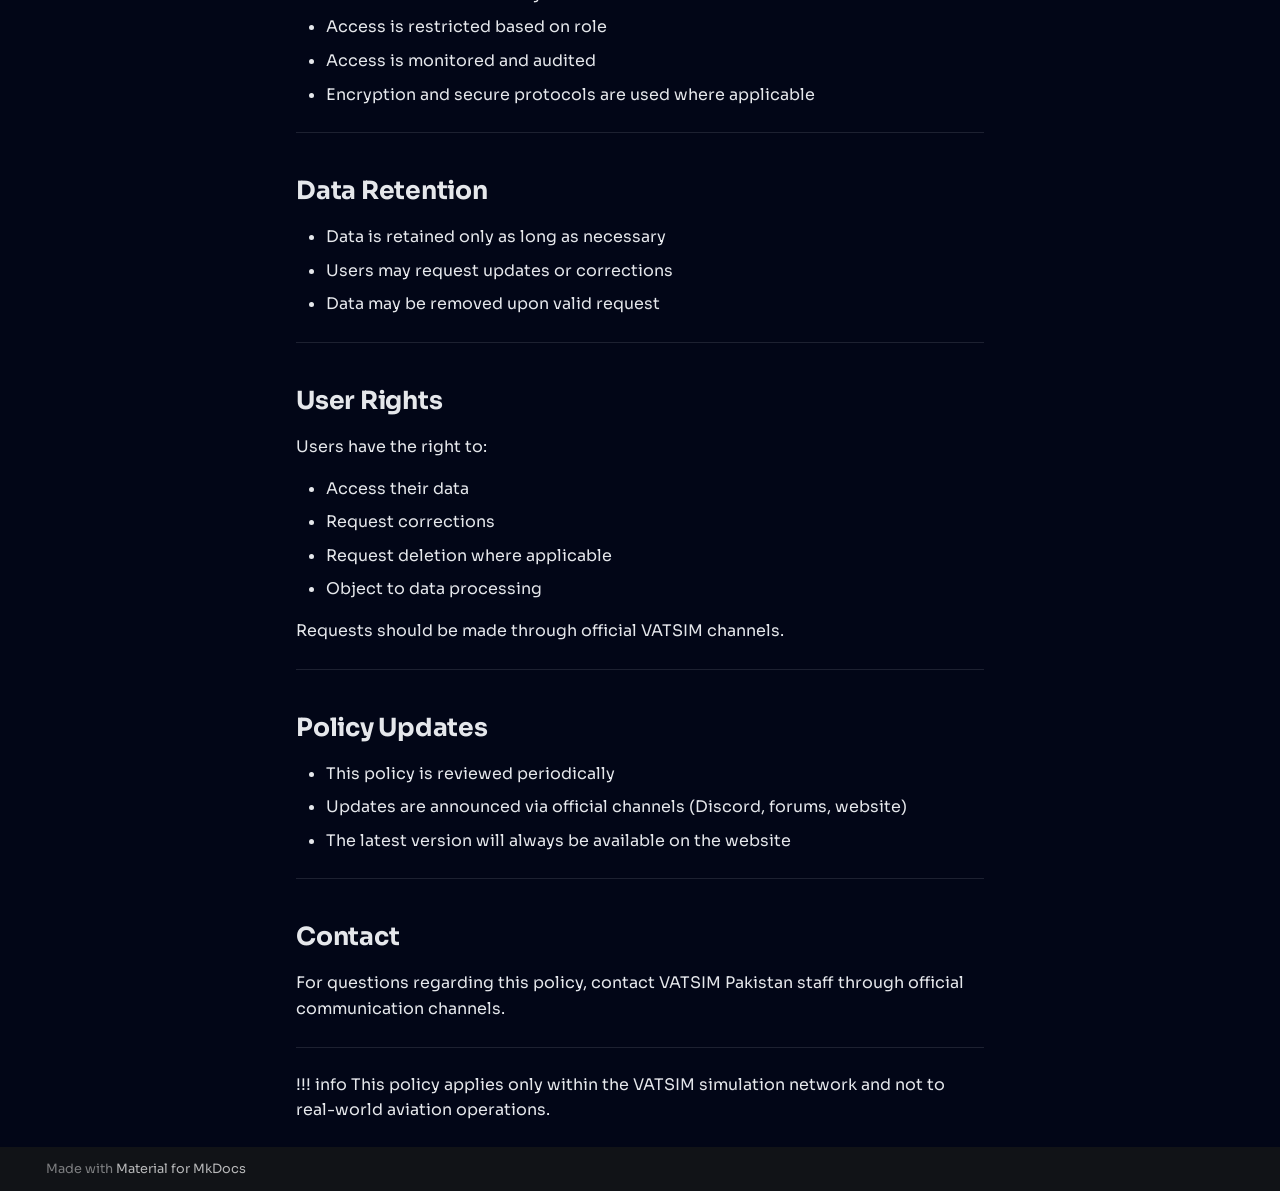
<file: policies/data-usage-and-handling/index.html>
<!doctype html>
<html lang="en" class="no-js">
  <head>
    
      <meta charset="utf-8">
      <meta name="viewport" content="width=device-width,initial-scale=1">
      
        <meta name="description" content="Official documentation, policies, airport briefings, and resources for VATSIM Pakistan.">
      
      
      
        <link rel="canonical" href="https://library.vatsim.pk/policies/data-usage-and-handling/">
      
      
        <link rel="prev" href="../atc-policy/">
      
      
        <link rel="next" href="../../airport-briefings/">
      
      
        
      
      
      <link rel="icon" href="../../assets/favicon.png">
      <meta name="generator" content="mkdocs-1.6.1, mkdocs-material-9.7.6">
    
    
      
        <title>Data Usage & Handling - VATSIM Pakistan Library</title>
      
    
    
      <link rel="stylesheet" href="../../assets/stylesheets/main.484c7ddc.min.css">
      
        
        <link rel="stylesheet" href="../../assets/stylesheets/palette.ab4e12ef.min.css">
      
      


    
    
      
    
    
      
        
        
        <link rel="preconnect" href="https://fonts.gstatic.com" crossorigin>
        <link rel="stylesheet" href="https://fonts.googleapis.com/css?family=Sora:300,300i,400,400i,700,700i%7CRoboto+Mono:400,400i,700,700i&display=fallback">
        <style>:root{--md-text-font:"Sora";--md-code-font:"Roboto Mono"}</style>
      
    
    
      <link rel="stylesheet" href="../../stylesheets/extra.css">
    
    <script>__md_scope=new URL("../..",location),__md_hash=e=>[...e].reduce(((e,_)=>(e<<5)-e+_.charCodeAt(0)),0),__md_get=(e,_=localStorage,t=__md_scope)=>JSON.parse(_.getItem(t.pathname+"."+e)),__md_set=(e,_,t=localStorage,a=__md_scope)=>{try{t.setItem(a.pathname+"."+e,JSON.stringify(_))}catch(e){}}</script>
    
      

    
    
  </head>
  
  
    
    
      
    
    
    
    
    <body dir="ltr" data-md-color-scheme="slate" data-md-color-primary="green" data-md-color-accent="amber">
  
    
    <input class="md-toggle" data-md-toggle="drawer" type="checkbox" id="__drawer" autocomplete="off">
    <input class="md-toggle" data-md-toggle="search" type="checkbox" id="__search" autocomplete="off">
    <label class="md-overlay" for="__drawer"></label>
    <div data-md-component="skip">
      
        
        <a href="#data-usage-and-handling-policy" class="md-skip">
          Skip to content
        </a>
      
    </div>
    <div data-md-component="announce">
      
    </div>
    
    
      

  

<header class="md-header md-header--shadow md-header--lifted" data-md-component="header">
  <nav class="md-header__inner md-grid" aria-label="Header">
    <a href="../.." title="VATSIM Pakistan Library" class="md-header__button md-logo" aria-label="VATSIM Pakistan Library" data-md-component="logo">
      
  <img src="../../assets/logo-gold.png" alt="logo">

    </a>
    <label class="md-header__button md-icon" for="__drawer">
      
      <svg xmlns="http://www.w3.org/2000/svg" viewBox="0 0 24 24"><path d="M3 6h18v2H3zm0 5h18v2H3zm0 5h18v2H3z"/></svg>
    </label>
    <div class="md-header__title" data-md-component="header-title">
      <div class="md-header__ellipsis">
        <div class="md-header__topic">
          <span class="md-ellipsis">
            VATSIM Pakistan Library
          </span>
        </div>
        <div class="md-header__topic" data-md-component="header-topic">
          <span class="md-ellipsis">
            
              Data Usage & Handling
            
          </span>
        </div>
      </div>
    </div>
    
      
        <form class="md-header__option" data-md-component="palette">
  
    
    
    
    <input class="md-option" data-md-color-media="" data-md-color-scheme="slate" data-md-color-primary="green" data-md-color-accent="amber"  aria-label="Switch to light mode"  type="radio" name="__palette" id="__palette_0">
    
      <label class="md-header__button md-icon" title="Switch to light mode" for="__palette_1" hidden>
        <svg xmlns="http://www.w3.org/2000/svg" viewBox="0 0 24 24"><path d="M12 7a5 5 0 0 1 5 5 5 5 0 0 1-5 5 5 5 0 0 1-5-5 5 5 0 0 1 5-5m0 2a3 3 0 0 0-3 3 3 3 0 0 0 3 3 3 3 0 0 0 3-3 3 3 0 0 0-3-3m0-7 2.39 3.42C13.65 5.15 12.84 5 12 5s-1.65.15-2.39.42zM3.34 7l4.16-.35A7.2 7.2 0 0 0 5.94 8.5c-.44.74-.69 1.5-.83 2.29zm.02 10 1.76-3.77a7.131 7.131 0 0 0 2.38 4.14zM20.65 7l-1.77 3.79a7.02 7.02 0 0 0-2.38-4.15zm-.01 10-4.14.36c.59-.51 1.12-1.14 1.54-1.86.42-.73.69-1.5.83-2.29zM12 22l-2.41-3.44c.74.27 1.55.44 2.41.44.82 0 1.63-.17 2.37-.44z"/></svg>
      </label>
    
  
    
    
    
    <input class="md-option" data-md-color-media="" data-md-color-scheme="default" data-md-color-primary="green" data-md-color-accent="amber"  aria-label="Switch to dark mode"  type="radio" name="__palette" id="__palette_1">
    
      <label class="md-header__button md-icon" title="Switch to dark mode" for="__palette_0" hidden>
        <svg xmlns="http://www.w3.org/2000/svg" viewBox="0 0 24 24"><path d="m17.75 4.09-2.53 1.94.91 3.06-2.63-1.81-2.63 1.81.91-3.06-2.53-1.94L12.44 4l1.06-3 1.06 3zm3.5 6.91-1.64 1.25.59 1.98-1.7-1.17-1.7 1.17.59-1.98L15.75 11l2.06-.05L18.5 9l.69 1.95zm-2.28 4.95c.83-.08 1.72 1.1 1.19 1.85-.32.45-.66.87-1.08 1.27C15.17 23 8.84 23 4.94 19.07c-3.91-3.9-3.91-10.24 0-14.14.4-.4.82-.76 1.27-1.08.75-.53 1.93.36 1.85 1.19-.27 2.86.69 5.83 2.89 8.02a9.96 9.96 0 0 0 8.02 2.89m-1.64 2.02a12.08 12.08 0 0 1-7.8-3.47c-2.17-2.19-3.33-5-3.49-7.82-2.81 3.14-2.7 7.96.31 10.98 3.02 3.01 7.84 3.12 10.98.31"/></svg>
      </label>
    
  
</form>
      
    
    
      <script>var palette=__md_get("__palette");if(palette&&palette.color){if("(prefers-color-scheme)"===palette.color.media){var media=matchMedia("(prefers-color-scheme: light)"),input=document.querySelector(media.matches?"[data-md-color-media='(prefers-color-scheme: light)']":"[data-md-color-media='(prefers-color-scheme: dark)']");palette.color.media=input.getAttribute("data-md-color-media"),palette.color.scheme=input.getAttribute("data-md-color-scheme"),palette.color.primary=input.getAttribute("data-md-color-primary"),palette.color.accent=input.getAttribute("data-md-color-accent")}for(var[key,value]of Object.entries(palette.color))document.body.setAttribute("data-md-color-"+key,value)}</script>
    
    
    
      
      
        <label class="md-header__button md-icon" for="__search">
          
          <svg xmlns="http://www.w3.org/2000/svg" viewBox="0 0 24 24"><path d="M9.5 3A6.5 6.5 0 0 1 16 9.5c0 1.61-.59 3.09-1.56 4.23l.27.27h.79l5 5-1.5 1.5-5-5v-.79l-.27-.27A6.52 6.52 0 0 1 9.5 16 6.5 6.5 0 0 1 3 9.5 6.5 6.5 0 0 1 9.5 3m0 2C7 5 5 7 5 9.5S7 14 9.5 14 14 12 14 9.5 12 5 9.5 5"/></svg>
        </label>
        <div class="md-search" data-md-component="search" role="dialog">
  <label class="md-search__overlay" for="__search"></label>
  <div class="md-search__inner" role="search">
    <form class="md-search__form" name="search">
      <input type="text" class="md-search__input" name="query" aria-label="Search" placeholder="Search" autocapitalize="off" autocorrect="off" autocomplete="off" spellcheck="false" data-md-component="search-query" required>
      <label class="md-search__icon md-icon" for="__search">
        
        <svg xmlns="http://www.w3.org/2000/svg" viewBox="0 0 24 24"><path d="M9.5 3A6.5 6.5 0 0 1 16 9.5c0 1.61-.59 3.09-1.56 4.23l.27.27h.79l5 5-1.5 1.5-5-5v-.79l-.27-.27A6.52 6.52 0 0 1 9.5 16 6.5 6.5 0 0 1 3 9.5 6.5 6.5 0 0 1 9.5 3m0 2C7 5 5 7 5 9.5S7 14 9.5 14 14 12 14 9.5 12 5 9.5 5"/></svg>
        
        <svg xmlns="http://www.w3.org/2000/svg" viewBox="0 0 24 24"><path d="M20 11v2H8l5.5 5.5-1.42 1.42L4.16 12l7.92-7.92L13.5 5.5 8 11z"/></svg>
      </label>
      <nav class="md-search__options" aria-label="Search">
        
        <button type="reset" class="md-search__icon md-icon" title="Clear" aria-label="Clear" tabindex="-1">
          
          <svg xmlns="http://www.w3.org/2000/svg" viewBox="0 0 24 24"><path d="M19 6.41 17.59 5 12 10.59 6.41 5 5 6.41 10.59 12 5 17.59 6.41 19 12 13.41 17.59 19 19 17.59 13.41 12z"/></svg>
        </button>
      </nav>
      
        <div class="md-search__suggest" data-md-component="search-suggest"></div>
      
    </form>
    <div class="md-search__output">
      <div class="md-search__scrollwrap" tabindex="0" data-md-scrollfix>
        <div class="md-search-result" data-md-component="search-result">
          <div class="md-search-result__meta">
            Initializing search
          </div>
          <ol class="md-search-result__list" role="presentation"></ol>
        </div>
      </div>
    </div>
  </div>
</div>
      
    
    
  </nav>
  
    
      
<nav class="md-tabs" aria-label="Tabs" data-md-component="tabs">
  <div class="md-grid">
    <ul class="md-tabs__list">
      
        
  
  
  
  
    <li class="md-tabs__item">
      <a href="../.." class="md-tabs__link">
        
  
  
    
  
  Home

      </a>
    </li>
  

      
        
  
  
  
    
  
  
    
    
      <li class="md-tabs__item md-tabs__item--active">
        <a href="../" class="md-tabs__link">
          
  
  
  Policies

        </a>
      </li>
    
  

      
        
  
  
  
  
    
    
      <li class="md-tabs__item">
        <a href="../../airport-briefings/" class="md-tabs__link">
          
  
  
  Airport Briefings

        </a>
      </li>
    
  

      
        
  
  
  
  
    
    
      <li class="md-tabs__item">
        <a href="../../aerodrome-guides/" class="md-tabs__link">
          
  
  
  Aerodrome Guides

        </a>
      </li>
    
  

      
    </ul>
  </div>
</nav>
    
  
</header>
    
    <div class="md-container" data-md-component="container">
      
      
        
      
      <main class="md-main" data-md-component="main">
        <div class="md-main__inner md-grid">
          
            
              
              <div class="md-sidebar md-sidebar--primary" data-md-component="sidebar" data-md-type="navigation" >
                <div class="md-sidebar__scrollwrap">
                  <div class="md-sidebar__inner">
                    


  


<nav class="md-nav md-nav--primary md-nav--lifted" aria-label="Navigation" data-md-level="0">
  <label class="md-nav__title" for="__drawer">
    <a href="../.." title="VATSIM Pakistan Library" class="md-nav__button md-logo" aria-label="VATSIM Pakistan Library" data-md-component="logo">
      
  <img src="../../assets/logo-gold.png" alt="logo">

    </a>
    VATSIM Pakistan Library
  </label>
  
  <ul class="md-nav__list" data-md-scrollfix>
    
      
      
  
  
  
  
    <li class="md-nav__item">
      <a href="../.." class="md-nav__link">
        
  
  
  <span class="md-ellipsis">
    
  
    Home
  

    
  </span>
  
  

      </a>
    </li>
  

    
      
      
  
  
    
  
  
  
    
    
    
    
      
        
        
      
      
    
    
    <li class="md-nav__item md-nav__item--active md-nav__item--section md-nav__item--nested">
      
        
        
        <input class="md-nav__toggle md-toggle " type="checkbox" id="__nav_2" checked>
        
          
          <label class="md-nav__link" for="__nav_2" id="__nav_2_label" tabindex="">
            
  
  
  <span class="md-ellipsis">
    
  
    Policies
  

    
  </span>
  
  

            <span class="md-nav__icon md-icon"></span>
          </label>
        
        <nav class="md-nav" data-md-level="1" aria-labelledby="__nav_2_label" aria-expanded="true">
          <label class="md-nav__title" for="__nav_2">
            <span class="md-nav__icon md-icon"></span>
            
  
    Policies
  

          </label>
          <ul class="md-nav__list" data-md-scrollfix>
            
              
                
  
  
  
  
    <li class="md-nav__item">
      <a href="../" class="md-nav__link">
        
  
  
  <span class="md-ellipsis">
    
  
    Overview
  

    
  </span>
  
  

      </a>
    </li>
  

              
            
              
                
  
  
  
  
    <li class="md-nav__item">
      <a href="../constitution/" class="md-nav__link">
        
  
  
  <span class="md-ellipsis">
    
  
    Constitution Policy
  

    
  </span>
  
  

      </a>
    </li>
  

              
            
              
                
  
  
  
  
    <li class="md-nav__item">
      <a href="../atc-policy/" class="md-nav__link">
        
  
  
  <span class="md-ellipsis">
    
  
    ATC Policy
  

    
  </span>
  
  

      </a>
    </li>
  

              
            
              
                
  
  
    
  
  
  
    <li class="md-nav__item md-nav__item--active">
      
      <input class="md-nav__toggle md-toggle" type="checkbox" id="__toc">
      
      
        
      
      
        <label class="md-nav__link md-nav__link--active" for="__toc">
          
  
  
  <span class="md-ellipsis">
    
  
    Data Usage & Handling
  

    
  </span>
  
  

          <span class="md-nav__icon md-icon"></span>
        </label>
      
      <a href="./" class="md-nav__link md-nav__link--active">
        
  
  
  <span class="md-ellipsis">
    
  
    Data Usage & Handling
  

    
  </span>
  
  

      </a>
      
        

<nav class="md-nav md-nav--secondary" aria-label="Table of contents">
  
  
  
    
  
  
    <label class="md-nav__title" for="__toc">
      <span class="md-nav__icon md-icon"></span>
      Table of contents
    </label>
    <ul class="md-nav__list" data-md-component="toc" data-md-scrollfix>
      
        <li class="md-nav__item">
  <a href="#overview" class="md-nav__link">
    <span class="md-ellipsis">
      
        Overview
      
    </span>
  </a>
  
</li>
      
        <li class="md-nav__item">
  <a href="#purpose" class="md-nav__link">
    <span class="md-ellipsis">
      
        Purpose
      
    </span>
  </a>
  
</li>
      
        <li class="md-nav__item">
  <a href="#data-collection" class="md-nav__link">
    <span class="md-ellipsis">
      
        Data Collection
      
    </span>
  </a>
  
    <nav class="md-nav" aria-label="Data Collection">
      <ul class="md-nav__list">
        
          <li class="md-nav__item">
  <a href="#how-we-collect-data" class="md-nav__link">
    <span class="md-ellipsis">
      
        How We Collect Data
      
    </span>
  </a>
  
</li>
        
          <li class="md-nav__item">
  <a href="#types-of-data-collected" class="md-nav__link">
    <span class="md-ellipsis">
      
        Types of Data Collected
      
    </span>
  </a>
  
</li>
        
      </ul>
    </nav>
  
</li>
      
        <li class="md-nav__item">
  <a href="#purpose-of-data-usage" class="md-nav__link">
    <span class="md-ellipsis">
      
        Purpose of Data Usage
      
    </span>
  </a>
  
</li>
      
        <li class="md-nav__item">
  <a href="#data-sharing" class="md-nav__link">
    <span class="md-ellipsis">
      
        Data Sharing
      
    </span>
  </a>
  
    <nav class="md-nav" aria-label="Data Sharing">
      <ul class="md-nav__list">
        
          <li class="md-nav__item">
  <a href="#public-data" class="md-nav__link">
    <span class="md-ellipsis">
      
        Public Data
      
    </span>
  </a>
  
</li>
        
          <li class="md-nav__item">
  <a href="#private-data" class="md-nav__link">
    <span class="md-ellipsis">
      
        Private Data
      
    </span>
  </a>
  
</li>
        
      </ul>
    </nav>
  
</li>
      
        <li class="md-nav__item">
  <a href="#special-data-handling" class="md-nav__link">
    <span class="md-ellipsis">
      
        Special Data Handling
      
    </span>
  </a>
  
    <nav class="md-nav" aria-label="Special Data Handling">
      <ul class="md-nav__list">
        
          <li class="md-nav__item">
  <a href="#fast-track-verification" class="md-nav__link">
    <span class="md-ellipsis">
      
        Fast-Track Verification
      
    </span>
  </a>
  
</li>
        
      </ul>
    </nav>
  
</li>
      
        <li class="md-nav__item">
  <a href="#data-usage-for-enforcement" class="md-nav__link">
    <span class="md-ellipsis">
      
        Data Usage for Enforcement
      
    </span>
  </a>
  
</li>
      
        <li class="md-nav__item">
  <a href="#data-storage-security" class="md-nav__link">
    <span class="md-ellipsis">
      
        Data Storage &amp; Security
      
    </span>
  </a>
  
</li>
      
        <li class="md-nav__item">
  <a href="#data-retention" class="md-nav__link">
    <span class="md-ellipsis">
      
        Data Retention
      
    </span>
  </a>
  
</li>
      
        <li class="md-nav__item">
  <a href="#user-rights" class="md-nav__link">
    <span class="md-ellipsis">
      
        User Rights
      
    </span>
  </a>
  
</li>
      
        <li class="md-nav__item">
  <a href="#policy-updates" class="md-nav__link">
    <span class="md-ellipsis">
      
        Policy Updates
      
    </span>
  </a>
  
</li>
      
        <li class="md-nav__item">
  <a href="#contact" class="md-nav__link">
    <span class="md-ellipsis">
      
        Contact
      
    </span>
  </a>
  
</li>
      
    </ul>
  
</nav>
      
    </li>
  

              
            
          </ul>
        </nav>
      
    </li>
  

    
      
      
  
  
  
  
    
    
    
    
      
      
    
    
    <li class="md-nav__item md-nav__item--nested">
      
        
        
        <input class="md-nav__toggle md-toggle " type="checkbox" id="__nav_3" >
        
          
          <label class="md-nav__link" for="__nav_3" id="__nav_3_label" tabindex="0">
            
  
  
  <span class="md-ellipsis">
    
  
    Airport Briefings
  

    
  </span>
  
  

            <span class="md-nav__icon md-icon"></span>
          </label>
        
        <nav class="md-nav" data-md-level="1" aria-labelledby="__nav_3_label" aria-expanded="false">
          <label class="md-nav__title" for="__nav_3">
            <span class="md-nav__icon md-icon"></span>
            
  
    Airport Briefings
  

          </label>
          <ul class="md-nav__list" data-md-scrollfix>
            
              
                
  
  
  
  
    <li class="md-nav__item">
      <a href="../../airport-briefings/" class="md-nav__link">
        
  
  
  <span class="md-ellipsis">
    
  
    Overview
  

    
  </span>
  
  

      </a>
    </li>
  

              
            
              
                
  
  
  
  
    <li class="md-nav__item">
      <a href="../../airport-briefings/opkc/" class="md-nav__link">
        
  
  
  <span class="md-ellipsis">
    
  
    Karachi / OPKC
  

    
  </span>
  
  

      </a>
    </li>
  

              
            
              
                
  
  
  
  
    <li class="md-nav__item">
      <a href="../../airport-briefings/opla/" class="md-nav__link">
        
  
  
  <span class="md-ellipsis">
    
  
    Lahore / OPLA
  

    
  </span>
  
  

      </a>
    </li>
  

              
            
              
                
  
  
  
  
    <li class="md-nav__item">
      <a href="../../airport-briefings/opis/" class="md-nav__link">
        
  
  
  <span class="md-ellipsis">
    
  
    Islamabad / OPIS
  

    
  </span>
  
  

      </a>
    </li>
  

              
            
          </ul>
        </nav>
      
    </li>
  

    
      
      
  
  
  
  
    
    
    
    
      
      
    
    
    <li class="md-nav__item md-nav__item--nested">
      
        
        
        <input class="md-nav__toggle md-toggle " type="checkbox" id="__nav_4" >
        
          
          <label class="md-nav__link" for="__nav_4" id="__nav_4_label" tabindex="0">
            
  
  
  <span class="md-ellipsis">
    
  
    Aerodrome Guides
  

    
  </span>
  
  

            <span class="md-nav__icon md-icon"></span>
          </label>
        
        <nav class="md-nav" data-md-level="1" aria-labelledby="__nav_4_label" aria-expanded="false">
          <label class="md-nav__title" for="__nav_4">
            <span class="md-nav__icon md-icon"></span>
            
  
    Aerodrome Guides
  

          </label>
          <ul class="md-nav__list" data-md-scrollfix>
            
              
                
  
  
  
  
    <li class="md-nav__item">
      <a href="../../aerodrome-guides/" class="md-nav__link">
        
  
  
  <span class="md-ellipsis">
    
  
    Overview
  

    
  </span>
  
  

      </a>
    </li>
  

              
            
              
                
  
  
  
  
    <li class="md-nav__item">
      <a href="../../aerodrome-guides/opkc/" class="md-nav__link">
        
  
  
  <span class="md-ellipsis">
    
  
    Karachi / OPKC
  

    
  </span>
  
  

      </a>
    </li>
  

              
            
              
                
  
  
  
  
    <li class="md-nav__item">
      <a href="../../aerodrome-guides/opla/" class="md-nav__link">
        
  
  
  <span class="md-ellipsis">
    
  
    Lahore / OPLA
  

    
  </span>
  
  

      </a>
    </li>
  

              
            
              
                
  
  
  
  
    <li class="md-nav__item">
      <a href="../../aerodrome-guides/opis/" class="md-nav__link">
        
  
  
  <span class="md-ellipsis">
    
  
    Islamabad / OPIS
  

    
  </span>
  
  

      </a>
    </li>
  

              
            
          </ul>
        </nav>
      
    </li>
  

    
  </ul>
</nav>
                  </div>
                </div>
              </div>
            
            
              
              <div class="md-sidebar md-sidebar--secondary" data-md-component="sidebar" data-md-type="toc" >
                <div class="md-sidebar__scrollwrap">
                  <div class="md-sidebar__inner">
                    

<nav class="md-nav md-nav--secondary" aria-label="Table of contents">
  
  
  
    
  
  
    <label class="md-nav__title" for="__toc">
      <span class="md-nav__icon md-icon"></span>
      Table of contents
    </label>
    <ul class="md-nav__list" data-md-component="toc" data-md-scrollfix>
      
        <li class="md-nav__item">
  <a href="#overview" class="md-nav__link">
    <span class="md-ellipsis">
      
        Overview
      
    </span>
  </a>
  
</li>
      
        <li class="md-nav__item">
  <a href="#purpose" class="md-nav__link">
    <span class="md-ellipsis">
      
        Purpose
      
    </span>
  </a>
  
</li>
      
        <li class="md-nav__item">
  <a href="#data-collection" class="md-nav__link">
    <span class="md-ellipsis">
      
        Data Collection
      
    </span>
  </a>
  
    <nav class="md-nav" aria-label="Data Collection">
      <ul class="md-nav__list">
        
          <li class="md-nav__item">
  <a href="#how-we-collect-data" class="md-nav__link">
    <span class="md-ellipsis">
      
        How We Collect Data
      
    </span>
  </a>
  
</li>
        
          <li class="md-nav__item">
  <a href="#types-of-data-collected" class="md-nav__link">
    <span class="md-ellipsis">
      
        Types of Data Collected
      
    </span>
  </a>
  
</li>
        
      </ul>
    </nav>
  
</li>
      
        <li class="md-nav__item">
  <a href="#purpose-of-data-usage" class="md-nav__link">
    <span class="md-ellipsis">
      
        Purpose of Data Usage
      
    </span>
  </a>
  
</li>
      
        <li class="md-nav__item">
  <a href="#data-sharing" class="md-nav__link">
    <span class="md-ellipsis">
      
        Data Sharing
      
    </span>
  </a>
  
    <nav class="md-nav" aria-label="Data Sharing">
      <ul class="md-nav__list">
        
          <li class="md-nav__item">
  <a href="#public-data" class="md-nav__link">
    <span class="md-ellipsis">
      
        Public Data
      
    </span>
  </a>
  
</li>
        
          <li class="md-nav__item">
  <a href="#private-data" class="md-nav__link">
    <span class="md-ellipsis">
      
        Private Data
      
    </span>
  </a>
  
</li>
        
      </ul>
    </nav>
  
</li>
      
        <li class="md-nav__item">
  <a href="#special-data-handling" class="md-nav__link">
    <span class="md-ellipsis">
      
        Special Data Handling
      
    </span>
  </a>
  
    <nav class="md-nav" aria-label="Special Data Handling">
      <ul class="md-nav__list">
        
          <li class="md-nav__item">
  <a href="#fast-track-verification" class="md-nav__link">
    <span class="md-ellipsis">
      
        Fast-Track Verification
      
    </span>
  </a>
  
</li>
        
      </ul>
    </nav>
  
</li>
      
        <li class="md-nav__item">
  <a href="#data-usage-for-enforcement" class="md-nav__link">
    <span class="md-ellipsis">
      
        Data Usage for Enforcement
      
    </span>
  </a>
  
</li>
      
        <li class="md-nav__item">
  <a href="#data-storage-security" class="md-nav__link">
    <span class="md-ellipsis">
      
        Data Storage &amp; Security
      
    </span>
  </a>
  
</li>
      
        <li class="md-nav__item">
  <a href="#data-retention" class="md-nav__link">
    <span class="md-ellipsis">
      
        Data Retention
      
    </span>
  </a>
  
</li>
      
        <li class="md-nav__item">
  <a href="#user-rights" class="md-nav__link">
    <span class="md-ellipsis">
      
        User Rights
      
    </span>
  </a>
  
</li>
      
        <li class="md-nav__item">
  <a href="#policy-updates" class="md-nav__link">
    <span class="md-ellipsis">
      
        Policy Updates
      
    </span>
  </a>
  
</li>
      
        <li class="md-nav__item">
  <a href="#contact" class="md-nav__link">
    <span class="md-ellipsis">
      
        Contact
      
    </span>
  </a>
  
</li>
      
    </ul>
  
</nav>
                  </div>
                </div>
              </div>
            
          
          
            <div class="md-content" data-md-component="content">
              
              <article class="md-content__inner md-typeset">
                
                  



<h1 id="data-usage-and-handling-policy">Data Usage and Handling Policy</h1>
<h2 id="overview">Overview</h2>
<p>This policy outlines how VATSIM Pakistan (vACC) collects, uses, stores, and protects personal data of its users. It ensures compliance with applicable data protection standards, including principles aligned with the EU General Data Protection Regulation (GDPR).</p>
<p>This policy applies only to operations within the VATSIM network and does not apply to real-world aviation.</p>
<hr />
<h2 id="purpose">Purpose</h2>
<p>The purpose of this policy is to:</p>
<ul>
<li>Ensure data protection and privacy compliance  </li>
<li>Maintain transparency in data usage  </li>
<li>Protect users and staff  </li>
<li>Enable smooth operation of VATSIM Pakistan services  </li>
</ul>
<hr />
<h2 id="data-collection">Data Collection</h2>
<h3 id="how-we-collect-data">How We Collect Data</h3>
<p>Data is collected through:</p>
<ul>
<li>VATSIM API integrations  </li>
<li>Website services (e.g. feedback, roster, training systems)  </li>
<li>Discord and support platforms  </li>
</ul>
<p>By using VATSIM Pakistan services, users consent to the collection and processing of their data.</p>
<hr />
<h3 id="types-of-data-collected">Types of Data Collected</h3>
<p>We may collect:</p>
<ul>
<li>Full name and email (from VATSIM account)  </li>
<li>VATSIM CID and ratings  </li>
<li>Region, division, subdivision  </li>
<li>Discord user ID and profile  </li>
<li>Training and support records  </li>
<li>Feedback submissions  </li>
<li>Any additional voluntarily provided data  </li>
</ul>
<hr />
<h2 id="purpose-of-data-usage">Purpose of Data Usage</h2>
<p>Data is collected to:</p>
<ul>
<li>Manage users and authentication  </li>
<li>Provide training and support services  </li>
<li>Maintain ATC rosters  </li>
<li>Enable access to services  </li>
<li>Facilitate operational and administrative tasks  </li>
<li>Verify eligibility for fast-track ratings  </li>
</ul>
<hr />
<h2 id="data-sharing">Data Sharing</h2>
<h3 id="public-data">Public Data</h3>
<p>The following may be publicly visible:</p>
<ul>
<li>Name and VATSIM CID  </li>
<li>Rating and training status  </li>
<li>Solo validations  </li>
<li>ATC session bookings  </li>
<li>Live connection status  </li>
</ul>
<hr />
<h3 id="private-data">Private Data</h3>
<p>Personal data is shared only with:</p>
<ul>
<li>VATSIM staff  </li>
<li>VATWA (regional authority) staff  </li>
</ul>
<p>No data is shared with unauthorized third parties.</p>
<hr />
<h2 id="special-data-handling">Special Data Handling</h2>
<h3 id="fast-track-verification">Fast-Track Verification</h3>
<p>To verify real-world pilots/controllers:</p>
<ul>
<li>Licenses may be submitted  </li>
<li>Access is restricted to authorized staff only  </li>
<li>All documents are deleted after verification  </li>
</ul>
<p>Users are responsible for any incorrect submissions.</p>
<hr />
<h2 id="data-usage-for-enforcement">Data Usage for Enforcement</h2>
<p>Collected data may be used to:</p>
<ul>
<li>Investigate misconduct  </li>
<li>Enforce VATSIM Code of Conduct  </li>
<li>Apply disciplinary actions where necessary  </li>
</ul>
<hr />
<h2 id="data-storage-security">Data Storage &amp; Security</h2>
<ul>
<li>Data is stored in secure systems  </li>
<li>Access is restricted based on role  </li>
<li>Access is monitored and audited  </li>
<li>Encryption and secure protocols are used where applicable  </li>
</ul>
<hr />
<h2 id="data-retention">Data Retention</h2>
<ul>
<li>Data is retained only as long as necessary  </li>
<li>Users may request updates or corrections  </li>
<li>Data may be removed upon valid request  </li>
</ul>
<hr />
<h2 id="user-rights">User Rights</h2>
<p>Users have the right to:</p>
<ul>
<li>Access their data  </li>
<li>Request corrections  </li>
<li>Request deletion where applicable  </li>
<li>Object to data processing  </li>
</ul>
<p>Requests should be made through official VATSIM channels.</p>
<hr />
<h2 id="policy-updates">Policy Updates</h2>
<ul>
<li>This policy is reviewed periodically  </li>
<li>Updates are announced via official channels (Discord, forums, website)  </li>
<li>The latest version will always be available on the website  </li>
</ul>
<hr />
<h2 id="contact">Contact</h2>
<p>For questions regarding this policy, contact VATSIM Pakistan staff through official communication channels.</p>
<hr />
<p>!!! info
    This policy applies only within the VATSIM simulation network and not to real-world aviation operations.</p>












                
              </article>
            </div>
          
          
<script>var target=document.getElementById(location.hash.slice(1));target&&target.name&&(target.checked=target.name.startsWith("__tabbed_"))</script>
        </div>
        
          <button type="button" class="md-top md-icon" data-md-component="top" hidden>
  
  <svg xmlns="http://www.w3.org/2000/svg" viewBox="0 0 24 24"><path d="M13 20h-2V8l-5.5 5.5-1.42-1.42L12 4.16l7.92 7.92-1.42 1.42L13 8z"/></svg>
  Back to top
</button>
        
      </main>
      
        <footer class="md-footer">
  
  <div class="md-footer-meta md-typeset">
    <div class="md-footer-meta__inner md-grid">
      <div class="md-copyright">
  
  
    Made with
    <a href="https://squidfunk.github.io/mkdocs-material/" target="_blank" rel="noopener">
      Material for MkDocs
    </a>
  
</div>
      
    </div>
  </div>
</footer>
      
    </div>
    <div class="md-dialog" data-md-component="dialog">
      <div class="md-dialog__inner md-typeset"></div>
    </div>
    
    
    
      
      
      <script id="__config" type="application/json">{"annotate": null, "base": "../..", "features": ["navigation.tabs", "navigation.tabs.sticky", "navigation.top", "navigation.tracking", "search.highlight", "search.suggest", "content.code.copy"], "search": "../../assets/javascripts/workers/search.2c215733.min.js", "tags": null, "translations": {"clipboard.copied": "Copied to clipboard", "clipboard.copy": "Copy to clipboard", "search.result.more.one": "1 more on this page", "search.result.more.other": "# more on this page", "search.result.none": "No matching documents", "search.result.one": "1 matching document", "search.result.other": "# matching documents", "search.result.placeholder": "Type to start searching", "search.result.term.missing": "Missing", "select.version": "Select version"}, "version": null}</script>
    
    
      <script src="../../assets/javascripts/bundle.79ae519e.min.js"></script>
      
    
  </body>
</html>
</file>
<file: stylesheets/extra.css>
:root {
  --md-primary-fg-color: #0f5132;
  --md-accent-fg-color: #c8a84b;
}

[data-md-color-scheme="slate"] {
  --md-default-bg-color: #020617;
  --md-default-fg-color: #e5e7eb;
  --md-primary-fg-color: #0f5132;
  --md-accent-fg-color: #c8a84b;
}
.md-header__button.md-logo img {
  height: 80px;
}

.md-header__button.md-logo {
  padding: 0;
}

.md-header,
.md-tabs {
  background: linear-gradient(135deg, #052e1b, #0f5132);
}

.md-typeset h1,
.md-typeset h2 {
  font-weight: 700;
}

.md-typeset a {
  color: #c8a84b;
}

.md-typeset table:not([class]) th {
  background-color: rgba(15, 81, 50, 0.15);
}

.md-typeset .admonition.note,
.md-typeset details.note {
  border-color: #c8a84b;
}

.md-typeset .note > .admonition-title,
.md-typeset .note > summary {
  background-color: rgba(200, 168, 75, 0.12);
}
</file>
<file: assets/stylesheets/main.484c7ddc.min.css>
@charset "UTF-8";html{-webkit-text-size-adjust:none;-moz-text-size-adjust:none;text-size-adjust:none;box-sizing:border-box}*,:after,:before{box-sizing:inherit}@media (prefers-reduced-motion){*,:after,:before{transition:none!important}}body{margin:0}a,button,input,label{-webkit-tap-highlight-color:transparent}a{color:inherit;text-decoration:none}hr{border:0;box-sizing:initial;display:block;height:.05rem;overflow:visible;padding:0}small{font-size:80%}sub,sup{line-height:1em}img{border-style:none}table{border-collapse:initial;border-spacing:0}td,th{font-weight:400;vertical-align:top}button{background:#0000;border:0;font-family:inherit;font-size:inherit;margin:0;padding:0}input{border:0;outline:none}:root{--md-primary-fg-color:#4051b5;--md-primary-fg-color--light:#5d6cc0;--md-primary-fg-color--dark:#303fa1;--md-primary-bg-color:#fff;--md-primary-bg-color--light:#ffffffb3;--md-accent-fg-color:#526cfe;--md-accent-fg-color--transparent:#526cfe1a;--md-accent-bg-color:#fff;--md-accent-bg-color--light:#ffffffb3}[data-md-color-scheme=default]{color-scheme:light}[data-md-color-scheme=default] img[src$="#gh-dark-mode-only"],[data-md-color-scheme=default] img[src$="#only-dark"]{display:none}:root,[data-md-color-scheme=default]{--md-hue:225deg;--md-default-fg-color:#000000de;--md-default-fg-color--light:#0000008a;--md-default-fg-color--lighter:#00000052;--md-default-fg-color--lightest:#00000012;--md-default-bg-color:#fff;--md-default-bg-color--light:#ffffffb3;--md-default-bg-color--lighter:#ffffff4d;--md-default-bg-color--lightest:#ffffff1f;--md-code-fg-color:#36464e;--md-code-bg-color:#f5f5f5;--md-code-bg-color--light:#f5f5f5b3;--md-code-bg-color--lighter:#f5f5f54d;--md-code-hl-color:#4287ff;--md-code-hl-color--light:#4287ff1a;--md-code-hl-number-color:#d52a2a;--md-code-hl-special-color:#db1457;--md-code-hl-function-color:#a846b9;--md-code-hl-constant-color:#6e59d9;--md-code-hl-keyword-color:#3f6ec6;--md-code-hl-string-color:#1c7d4d;--md-code-hl-name-color:var(--md-code-fg-color);--md-code-hl-operator-color:var(--md-default-fg-color--light);--md-code-hl-punctuation-color:var(--md-default-fg-color--light);--md-code-hl-comment-color:var(--md-default-fg-color--light);--md-code-hl-generic-color:var(--md-default-fg-color--light);--md-code-hl-variable-color:var(--md-default-fg-color--light);--md-typeset-color:var(--md-default-fg-color);--md-typeset-a-color:var(--md-primary-fg-color);--md-typeset-del-color:#f5503d26;--md-typeset-ins-color:#0bd57026;--md-typeset-kbd-color:#fafafa;--md-typeset-kbd-accent-color:#fff;--md-typeset-kbd-border-color:#b8b8b8;--md-typeset-mark-color:#ffff0080;--md-typeset-table-color:#0000001f;--md-typeset-table-color--light:rgba(0,0,0,.035);--md-admonition-fg-color:var(--md-default-fg-color);--md-admonition-bg-color:var(--md-default-bg-color);--md-warning-fg-color:#000000de;--md-warning-bg-color:#ff9;--md-footer-fg-color:#fff;--md-footer-fg-color--light:#ffffffb3;--md-footer-fg-color--lighter:#ffffff73;--md-footer-bg-color:#000000de;--md-footer-bg-color--dark:#00000052;--md-shadow-z1:0 0.2rem 0.5rem #0000000d,0 0 0.05rem #0000001a;--md-shadow-z2:0 0.2rem 0.5rem #0000001a,0 0 0.05rem #00000040;--md-shadow-z3:0 0.2rem 0.5rem #0003,0 0 0.05rem #00000059}.md-icon svg{fill:currentcolor;display:block;height:1.2rem;width:1.2rem}body{-webkit-font-smoothing:antialiased;-moz-osx-font-smoothing:grayscale;--md-text-font-family:var(--md-text-font,_),-apple-system,BlinkMacSystemFont,Helvetica,Arial,sans-serif;--md-code-font-family:var(--md-code-font,_),SFMono-Regular,Consolas,Menlo,monospace}aside,body,input{font-feature-settings:"kern","liga";color:var(--md-typeset-color);font-family:var(--md-text-font-family)}code,kbd,pre{font-feature-settings:"kern";font-family:var(--md-code-font-family)}:root{--md-typeset-table-sort-icon:url('data:image/svg+xml;charset=utf-8,<svg xmlns="http://www.w3.org/2000/svg" viewBox="0 0 24 24"><path d="m18 21-4-4h3V7h-3l4-4 4 4h-3v10h3M2 19v-2h10v2M2 13v-2h7v2M2 7V5h4v2z"/></svg>');--md-typeset-table-sort-icon--asc:url('data:image/svg+xml;charset=utf-8,<svg xmlns="http://www.w3.org/2000/svg" viewBox="0 0 24 24"><path d="M19 17h3l-4 4-4-4h3V3h2M2 17h10v2H2M6 5v2H2V5m0 6h7v2H2z"/></svg>');--md-typeset-table-sort-icon--desc:url('data:image/svg+xml;charset=utf-8,<svg xmlns="http://www.w3.org/2000/svg" viewBox="0 0 24 24"><path d="M19 7h3l-4-4-4 4h3v14h2M2 17h10v2H2M6 5v2H2V5m0 6h7v2H2z"/></svg>')}.md-typeset{-webkit-print-color-adjust:exact;color-adjust:exact;font-size:.8rem;line-height:1.6;overflow-wrap:break-word}@media print{.md-typeset{font-size:.68rem}}.md-typeset blockquote,.md-typeset dl,.md-typeset figure,.md-typeset ol,.md-typeset pre,.md-typeset ul{margin-bottom:1em;margin-top:1em}.md-typeset h1{color:var(--md-default-fg-color--light);font-size:2em;line-height:1.3;margin:0 0 1.25em}.md-typeset h1,.md-typeset h2{font-weight:300;letter-spacing:-.01em}.md-typeset h2{font-size:1.5625em;line-height:1.4;margin:1.6em 0 .64em}.md-typeset h3{font-size:1.25em;font-weight:400;letter-spacing:-.01em;line-height:1.5;margin:1.6em 0 .8em}.md-typeset h2+h3{margin-top:.8em}.md-typeset h4{font-weight:700;letter-spacing:-.01em;margin:1em 0}.md-typeset h5,.md-typeset h6{color:var(--md-default-fg-color--light);font-size:.8em;font-weight:700;letter-spacing:-.01em;margin:1.25em 0}.md-typeset h5{text-transform:uppercase}.md-typeset h5 code{text-transform:none}.md-typeset hr{border-bottom:.05rem solid var(--md-default-fg-color--lightest);display:flow-root;margin:1.5em 0}.md-typeset a{color:var(--md-typeset-a-color);word-break:break-word}.md-typeset a,.md-typeset a:before{transition:color 125ms}.md-typeset a:focus,.md-typeset a:hover{color:var(--md-accent-fg-color)}.md-typeset a:focus code,.md-typeset a:hover code{background-color:var(--md-accent-fg-color--transparent);color:var(--md-accent-fg-color)}.md-typeset a code{color:var(--md-typeset-a-color)}.md-typeset a.focus-visible{outline-color:var(--md-accent-fg-color);outline-offset:.2rem}.md-typeset code,.md-typeset kbd,.md-typeset pre{color:var(--md-code-fg-color);direction:ltr;font-variant-ligatures:none;transition:background-color 125ms}@media print{.md-typeset code,.md-typeset kbd,.md-typeset pre{white-space:pre-wrap}}.md-typeset code{background-color:var(--md-code-bg-color);border-radius:.1rem;-webkit-box-decoration-break:clone;box-decoration-break:clone;font-size:.85em;padding:0 .2941176471em;transition:color 125ms,background-color 125ms;word-break:break-word}.md-typeset code:not(.focus-visible){-webkit-tap-highlight-color:transparent;outline:none}.md-typeset pre{display:flow-root;line-height:1.4;position:relative}.md-typeset pre>code{-webkit-box-decoration-break:slice;box-decoration-break:slice;box-shadow:none;display:block;margin:0;outline-color:var(--md-accent-fg-color);overflow:auto;padding:.7720588235em 1.1764705882em;scrollbar-color:var(--md-default-fg-color--lighter) #0000;scrollbar-width:thin;touch-action:auto;word-break:normal}.md-typeset pre>code:hover{scrollbar-color:var(--md-accent-fg-color) #0000}.md-typeset pre>code::-webkit-scrollbar{height:.2rem;width:.2rem}.md-typeset pre>code::-webkit-scrollbar-thumb{background-color:var(--md-default-fg-color--lighter)}.md-typeset pre>code::-webkit-scrollbar-thumb:hover{background-color:var(--md-accent-fg-color)}.md-typeset kbd{background-color:var(--md-typeset-kbd-color);border-radius:.1rem;box-shadow:0 .1rem 0 .05rem var(--md-typeset-kbd-border-color),0 .1rem 0 var(--md-typeset-kbd-border-color),0 -.1rem .2rem var(--md-typeset-kbd-accent-color) inset;color:var(--md-default-fg-color);display:inline-block;font-size:.75em;padding:0 .6666666667em;vertical-align:text-top;word-break:break-word}.md-typeset mark{background-color:var(--md-typeset-mark-color);-webkit-box-decoration-break:clone;box-decoration-break:clone;color:inherit;word-break:break-word}.md-typeset abbr{cursor:help;text-decoration:none}.md-typeset [data-preview],.md-typeset abbr{border-bottom:.05rem dotted var(--md-default-fg-color--light)}.md-typeset small{opacity:.75}[dir=ltr] .md-typeset sub,[dir=ltr] .md-typeset sup{margin-left:.078125em}[dir=rtl] .md-typeset sub,[dir=rtl] .md-typeset sup{margin-right:.078125em}[dir=ltr] .md-typeset blockquote{padding-left:.6rem}[dir=rtl] .md-typeset blockquote{padding-right:.6rem}[dir=ltr] .md-typeset blockquote{border-left:.2rem solid var(--md-default-fg-color--lighter)}[dir=rtl] .md-typeset blockquote{border-right:.2rem solid var(--md-default-fg-color--lighter)}.md-typeset blockquote{color:var(--md-default-fg-color--light);margin-left:0;margin-right:0}.md-typeset ul{list-style-type:disc}.md-typeset ul[type]{list-style-type:revert-layer}[dir=ltr] .md-typeset ol,[dir=ltr] .md-typeset ul{margin-left:.625em}[dir=rtl] .md-typeset ol,[dir=rtl] .md-typeset ul{margin-right:.625em}.md-typeset ol,.md-typeset ul{padding:0}.md-typeset ol:not([hidden]),.md-typeset ul:not([hidden]){display:flow-root}.md-typeset ol ol,.md-typeset ul ol{list-style-type:lower-alpha}.md-typeset ol ol ol,.md-typeset ul ol ol{list-style-type:lower-roman}.md-typeset ol ol ol ol,.md-typeset ul ol ol ol{list-style-type:upper-alpha}.md-typeset ol ol ol ol ol,.md-typeset ul ol ol ol ol{list-style-type:upper-roman}.md-typeset ol[type],.md-typeset ul[type]{list-style-type:revert-layer}[dir=ltr] .md-typeset ol li,[dir=ltr] .md-typeset ul li{margin-left:1.25em}[dir=rtl] .md-typeset ol li,[dir=rtl] .md-typeset ul li{margin-right:1.25em}.md-typeset ol li,.md-typeset ul li{margin-bottom:.5em}.md-typeset ol li blockquote,.md-typeset ol li p,.md-typeset ul li blockquote,.md-typeset ul li p{margin:.5em 0}.md-typeset ol li:last-child,.md-typeset ul li:last-child{margin-bottom:0}[dir=ltr] .md-typeset ol li ol,[dir=ltr] .md-typeset ol li ul,[dir=ltr] .md-typeset ul li ol,[dir=ltr] .md-typeset ul li ul{margin-left:.625em}[dir=rtl] .md-typeset ol li ol,[dir=rtl] .md-typeset ol li ul,[dir=rtl] .md-typeset ul li ol,[dir=rtl] .md-typeset ul li ul{margin-right:.625em}.md-typeset ol li ol,.md-typeset ol li ul,.md-typeset ul li ol,.md-typeset ul li ul{margin-bottom:.5em;margin-top:.5em}[dir=ltr] .md-typeset dd{margin-left:1.875em}[dir=rtl] .md-typeset dd{margin-right:1.875em}.md-typeset dd{margin-bottom:1.5em;margin-top:1em}.md-typeset img,.md-typeset svg,.md-typeset video{height:auto;max-width:100%}.md-typeset img[align=left]{margin:1em 1em 1em 0}.md-typeset img[align=right]{margin:1em 0 1em 1em}.md-typeset img[align]:only-child{margin-top:0}.md-typeset figure{display:flow-root;margin:1em auto;max-width:100%;text-align:center;width:fit-content}.md-typeset figure img{display:block;margin:0 auto}.md-typeset figcaption{font-style:italic;margin:1em auto;max-width:24rem}.md-typeset iframe{max-width:100%}.md-typeset table:not([class]){background-color:var(--md-default-bg-color);border:.05rem solid var(--md-typeset-table-color);border-radius:.1rem;display:inline-block;font-size:.64rem;max-width:100%;overflow:auto;touch-action:auto}@media print{.md-typeset table:not([class]){display:table}}.md-typeset table:not([class])+*{margin-top:1.5em}.md-typeset table:not([class]) td>:first-child,.md-typeset table:not([class]) th>:first-child{margin-top:0}.md-typeset table:not([class]) td>:last-child,.md-typeset table:not([class]) th>:last-child{margin-bottom:0}.md-typeset table:not([class]) td:not([align]),.md-typeset table:not([class]) th:not([align]){text-align:left}[dir=rtl] .md-typeset table:not([class]) td:not([align]),[dir=rtl] .md-typeset table:not([class]) th:not([align]){text-align:right}.md-typeset table:not([class]) th{font-weight:700;min-width:5rem;padding:.9375em 1.25em;vertical-align:top}.md-typeset table:not([class]) td{border-top:.05rem solid var(--md-typeset-table-color);padding:.9375em 1.25em;vertical-align:top}.md-typeset table:not([class]) tbody tr{transition:background-color 125ms}.md-typeset table:not([class]) tbody tr:hover{background-color:var(--md-typeset-table-color--light);box-shadow:0 .05rem 0 var(--md-default-bg-color) inset}.md-typeset table:not([class]) a{word-break:normal}.md-typeset table th[role=columnheader]{cursor:pointer}[dir=ltr] .md-typeset table th[role=columnheader]:after{margin-left:.5em}[dir=rtl] .md-typeset table th[role=columnheader]:after{margin-right:.5em}.md-typeset table th[role=columnheader]:after{content:"";display:inline-block;height:1.2em;-webkit-mask-image:var(--md-typeset-table-sort-icon);mask-image:var(--md-typeset-table-sort-icon);-webkit-mask-repeat:no-repeat;mask-repeat:no-repeat;-webkit-mask-size:contain;mask-size:contain;transition:background-color 125ms;vertical-align:text-bottom;width:1.2em}.md-typeset table th[role=columnheader]:hover:after{background-color:var(--md-default-fg-color--lighter)}.md-typeset table th[role=columnheader][aria-sort=ascending]:after{background-color:var(--md-default-fg-color--light);-webkit-mask-image:var(--md-typeset-table-sort-icon--asc);mask-image:var(--md-typeset-table-sort-icon--asc)}.md-typeset table th[role=columnheader][aria-sort=descending]:after{background-color:var(--md-default-fg-color--light);-webkit-mask-image:var(--md-typeset-table-sort-icon--desc);mask-image:var(--md-typeset-table-sort-icon--desc)}.md-typeset__scrollwrap{margin:1em -.8rem;overflow-x:auto;touch-action:auto}.md-typeset__table{display:inline-block;margin-bottom:.5em;padding:0 .8rem}@media print{.md-typeset__table{display:block}}html .md-typeset__table table{display:table;margin:0;overflow:hidden;width:100%}@media screen and (max-width:44.984375em){.md-content__inner>pre{margin:1em -.8rem}.md-content__inner>pre code{border-radius:0}}.md-typeset .md-author{border-radius:100%;display:block;flex-shrink:0;height:1.6rem;overflow:hidden;position:relative;transition:color 125ms,transform 125ms;width:1.6rem}.md-typeset .md-author img{display:block}.md-typeset .md-author--more{background:var(--md-default-fg-color--lightest);color:var(--md-default-fg-color--lighter);font-size:.6rem;font-weight:700;line-height:1.6rem;text-align:center}.md-typeset .md-author--long{height:2.4rem;width:2.4rem}.md-typeset a.md-author{transform:scale(1)}.md-typeset a.md-author img{border-radius:100%;filter:grayscale(100%) opacity(75%);transition:filter 125ms}.md-typeset a.md-author:focus,.md-typeset a.md-author:hover{transform:scale(1.1);z-index:1}.md-typeset a.md-author:focus img,.md-typeset a.md-author:hover img{filter:grayscale(0)}.md-banner{background-color:var(--md-footer-bg-color);color:var(--md-footer-fg-color);overflow:auto}@media print{.md-banner{display:none}}.md-banner--warning{background-color:var(--md-warning-bg-color);color:var(--md-warning-fg-color)}.md-banner__inner{font-size:.7rem;margin:.6rem auto;padding:0 .8rem}[dir=ltr] .md-banner__button{float:right}[dir=rtl] .md-banner__button{float:left}.md-banner__button{color:inherit;cursor:pointer;transition:opacity .25s}.no-js .md-banner__button{display:none}.md-banner__button:hover{opacity:.7}html{font-size:125%;height:100%;overflow-x:hidden}@media screen and (min-width:100em){html{font-size:137.5%}}@media screen and (min-width:125em){html{font-size:150%}}body{background-color:var(--md-default-bg-color);display:flex;flex-direction:column;font-size:.5rem;min-height:100%;position:relative;width:100%}@media print{body{display:block}}@media screen and (max-width:59.984375em){body[data-md-scrolllock]{position:fixed}}.md-grid{margin-left:auto;margin-right:auto;max-width:61rem}.md-container{display:flex;flex-direction:column;flex-grow:1}@media print{.md-container{display:block}}.md-main{flex-grow:1}.md-main__inner{display:flex;height:100%;margin-top:1.5rem}.md-ellipsis{overflow:hidden;text-overflow:ellipsis}.md-toggle{display:none}.md-option{height:0;opacity:0;position:absolute;width:0}.md-option:checked+label:not([hidden]){display:block}.md-option.focus-visible+label{outline-color:var(--md-accent-fg-color);outline-style:auto}.md-skip{background-color:var(--md-default-fg-color);border-radius:.1rem;color:var(--md-default-bg-color);font-size:.64rem;margin:.5rem;opacity:0;outline-color:var(--md-accent-fg-color);padding:.3rem .5rem;position:fixed;transform:translateY(.4rem);z-index:-1}.md-skip:focus{opacity:1;transform:translateY(0);transition:transform .25s cubic-bezier(.4,0,.2,1),opacity 175ms 75ms;z-index:10}@page{margin:25mm}:root{--md-clipboard-icon:url('data:image/svg+xml;charset=utf-8,<svg xmlns="http://www.w3.org/2000/svg" viewBox="0 0 24 24"><path d="M19 21H8V7h11m0-2H8a2 2 0 0 0-2 2v14a2 2 0 0 0 2 2h11a2 2 0 0 0 2-2V7a2 2 0 0 0-2-2m-3-4H4a2 2 0 0 0-2 2v14h2V3h12z"/></svg>')}.md-clipboard{border-radius:.1rem;color:var(--md-default-fg-color--lightest);cursor:pointer;height:1.5em;outline-color:var(--md-accent-fg-color);outline-offset:.1rem;transition:color .25s;width:1.5em;z-index:1}@media print{.md-clipboard{display:none}}.md-clipboard:not(.focus-visible){-webkit-tap-highlight-color:transparent;outline:none}:hover>.md-clipboard{color:var(--md-default-fg-color--light)}.md-clipboard:focus,.md-clipboard:hover{color:var(--md-accent-fg-color)}.md-clipboard:after{background-color:currentcolor;content:"";display:block;height:1.125em;margin:0 auto;-webkit-mask-image:var(--md-clipboard-icon);mask-image:var(--md-clipboard-icon);-webkit-mask-position:center;mask-position:center;-webkit-mask-repeat:no-repeat;mask-repeat:no-repeat;-webkit-mask-size:contain;mask-size:contain;width:1.125em}.md-clipboard--inline{cursor:pointer}.md-clipboard--inline code{transition:color .25s,background-color .25s}.md-clipboard--inline:focus code,.md-clipboard--inline:hover code{background-color:var(--md-accent-fg-color--transparent);color:var(--md-accent-fg-color)}:root{--md-code-select-icon:url('data:image/svg+xml;charset=utf-8,<svg xmlns="http://www.w3.org/2000/svg" viewBox="0 0 24 24"><path d="M19 19h-4v2h4c1.1 0 2-.9 2-2v-4h-2m0-12h-4v2h4v4h2V5c0-1.1-.9-2-2-2M5 5h4V3H5c-1.1 0-2 .9-2 2v4h2m0 6H3v4c0 1.1.9 2 2 2h4v-2H5zm2-4h2v2H7zm4 0h2v2h-2zm4 0h2v2h-2zM7 7h2v2H7zm4 0h2v2h-2zm4 0h2v2h-2zm-8 8h2v2H7zm4 0h2v2h-2zm4 0h2v2h-2z"/></svg>');--md-code-copy-icon:url('data:image/svg+xml;charset=utf-8,<svg xmlns="http://www.w3.org/2000/svg" viewBox="0 0 24 24"><path d="M19 21H8V7h11m0-2H8a2 2 0 0 0-2 2v14a2 2 0 0 0 2 2h11a2 2 0 0 0 2-2V7a2 2 0 0 0-2-2m-3-4H4a2 2 0 0 0-2 2v14h2V3h12z"/></svg>')}.md-typeset .md-code__content{display:grid}.md-code__nav{background-color:var(--md-code-bg-color--lighter);border-radius:.1rem;display:flex;gap:.2rem;padding:.2rem;position:absolute;right:.25em;top:.25em;transition:background-color .25s;z-index:1}:hover>.md-code__nav{background-color:var(--md-code-bg-color--light)}.md-code__button{color:var(--md-default-fg-color--lightest);cursor:pointer;display:block;height:1.5em;outline-color:var(--md-accent-fg-color);outline-offset:.1rem;transition:color .25s;width:1.5em}:hover>*>.md-code__button{color:var(--md-default-fg-color--light)}.md-code__button.focus-visible,.md-code__button:hover{color:var(--md-accent-fg-color)}.md-code__button--active{color:var(--md-default-fg-color)!important}.md-code__button:after{background-color:currentcolor;content:"";display:block;height:1.125em;margin:0 auto;-webkit-mask-position:center;mask-position:center;-webkit-mask-repeat:no-repeat;mask-repeat:no-repeat;-webkit-mask-size:contain;mask-size:contain;width:1.125em}.md-code__button[data-md-type=select]:after{-webkit-mask-image:var(--md-code-select-icon);mask-image:var(--md-code-select-icon)}.md-code__button[data-md-type=copy]:after{-webkit-mask-image:var(--md-code-copy-icon);mask-image:var(--md-code-copy-icon)}@keyframes consent{0%{opacity:0;transform:translateY(100%)}to{opacity:1;transform:translateY(0)}}@keyframes overlay{0%{opacity:0}to{opacity:1}}.md-consent__overlay{animation:overlay .25s both;-webkit-backdrop-filter:blur(.1rem);backdrop-filter:blur(.1rem);background-color:#0000008a;height:100%;opacity:1;position:fixed;top:0;width:100%;z-index:5}.md-consent__inner{animation:consent .5s cubic-bezier(.1,.7,.1,1) both;background-color:var(--md-default-bg-color);border:0;border-radius:.1rem;bottom:0;box-shadow:0 0 .2rem #0000001a,0 .2rem .4rem #0003;max-height:100%;overflow:auto;padding:0;position:fixed;width:100%;z-index:5}.md-consent__form{padding:.8rem}.md-consent__settings{display:none;margin:1em 0}input:checked+.md-consent__settings{display:block}.md-consent__controls{margin-bottom:.8rem}.md-typeset .md-consent__controls .md-button{display:inline}@media screen and (max-width:44.984375em){.md-typeset .md-consent__controls .md-button{display:block;margin-top:.4rem;text-align:center;width:100%}}.md-consent label{cursor:pointer}.md-content{flex-grow:1;min-width:0}.md-content__inner{margin:0 .8rem 1.2rem;padding-top:.6rem}@media screen and (min-width:76.25em){[dir=ltr] .md-sidebar--primary:not([hidden])~.md-content>.md-content__inner{margin-left:1.2rem}[dir=ltr] .md-sidebar--secondary:not([hidden])~.md-content>.md-content__inner,[dir=rtl] .md-sidebar--primary:not([hidden])~.md-content>.md-content__inner{margin-right:1.2rem}[dir=rtl] .md-sidebar--secondary:not([hidden])~.md-content>.md-content__inner{margin-left:1.2rem}}.md-content__inner:before{content:"";display:block;height:.4rem}.md-content__inner>:last-child{margin-bottom:0}[dir=ltr] .md-content__button{float:right}[dir=rtl] .md-content__button{float:left}[dir=ltr] .md-content__button{margin-left:.4rem}[dir=rtl] .md-content__button{margin-right:.4rem}.md-content__button{margin:.4rem 0;padding:0}@media print{.md-content__button{display:none}}.md-typeset .md-content__button{color:var(--md-default-fg-color--lighter)}.md-content__button svg{display:inline;vertical-align:top}[dir=rtl] .md-content__button svg{transform:scaleX(-1)}[dir=ltr] .md-dialog{right:.8rem}[dir=rtl] .md-dialog{left:.8rem}.md-dialog{background-color:var(--md-default-fg-color);border-radius:.1rem;bottom:.8rem;box-shadow:var(--md-shadow-z3);min-width:11.1rem;opacity:0;padding:.4rem .6rem;pointer-events:none;position:fixed;transform:translateY(100%);transition:transform 0ms .4s,opacity .4s;z-index:4}@media print{.md-dialog{display:none}}.md-dialog--active{opacity:1;pointer-events:auto;transform:translateY(0);transition:transform .4s cubic-bezier(.075,.85,.175,1),opacity .4s}.md-dialog__inner{color:var(--md-default-bg-color);font-size:.7rem}.md-feedback{margin:2em 0 1em;text-align:center}.md-feedback fieldset{border:none;margin:0;padding:0}.md-feedback__title{font-weight:700;margin:1em auto}.md-feedback__inner{position:relative}.md-feedback__list{display:flex;flex-wrap:wrap;place-content:baseline center;position:relative}.md-feedback__list:hover .md-icon:not(:disabled){color:var(--md-default-fg-color--lighter)}:disabled .md-feedback__list{min-height:1.8rem}.md-feedback__icon{color:var(--md-default-fg-color--light);cursor:pointer;flex-shrink:0;margin:0 .1rem;transition:color 125ms}.md-feedback__icon:not(:disabled).md-icon:hover{color:var(--md-accent-fg-color)}.md-feedback__icon:disabled{color:var(--md-default-fg-color--lightest);pointer-events:none}.md-feedback__note{opacity:0;position:relative;transform:translateY(.4rem);transition:transform .4s cubic-bezier(.1,.7,.1,1),opacity .15s}.md-feedback__note>*{margin:0 auto;max-width:16rem}:disabled .md-feedback__note{opacity:1;transform:translateY(0)}@media print{.md-feedback{display:none}}.md-footer{background-color:var(--md-footer-bg-color);color:var(--md-footer-fg-color)}@media print{.md-footer{display:none}}.md-footer__inner{justify-content:space-between;overflow:auto;padding:.2rem}.md-footer__inner:not([hidden]){display:flex}.md-footer__link{align-items:end;display:flex;flex-grow:0.01;margin-bottom:.4rem;margin-top:1rem;max-width:100%;outline-color:var(--md-accent-fg-color);overflow:hidden;transition:opacity .25s}.md-footer__link:focus,.md-footer__link:hover{opacity:.7}[dir=rtl] .md-footer__link svg{transform:scaleX(-1)}@media screen and (max-width:44.984375em){.md-footer__link--prev{flex-shrink:0}.md-footer__link--prev .md-footer__title{display:none}}[dir=ltr] .md-footer__link--next{margin-left:auto}[dir=rtl] .md-footer__link--next{margin-right:auto}.md-footer__link--next{text-align:right}[dir=rtl] .md-footer__link--next{text-align:left}.md-footer__title{flex-grow:1;font-size:.9rem;margin-bottom:.7rem;max-width:calc(100% - 2.4rem);padding:0 1rem;white-space:nowrap}.md-footer__button{margin:.2rem;padding:.4rem}.md-footer__direction{font-size:.64rem;opacity:.7}.md-footer-meta{background-color:var(--md-footer-bg-color--dark)}.md-footer-meta__inner{display:flex;flex-wrap:wrap;justify-content:space-between;padding:.2rem}html .md-footer-meta.md-typeset a{color:var(--md-footer-fg-color--light)}html .md-footer-meta.md-typeset a:focus,html .md-footer-meta.md-typeset a:hover{color:var(--md-footer-fg-color)}.md-copyright{color:var(--md-footer-fg-color--lighter);font-size:.64rem;margin:auto .6rem;padding:.4rem 0;width:100%}@media screen and (min-width:45em){.md-copyright{width:auto}}.md-copyright__highlight{color:var(--md-footer-fg-color--light)}.md-social{display:inline-flex;gap:.2rem;margin:0 .4rem;padding:.2rem 0 .6rem}@media screen and (min-width:45em){.md-social{padding:.6rem 0}}.md-social__link{display:inline-block;height:1.6rem;text-align:center;width:1.6rem}.md-social__link:before{line-height:1.9}.md-social__link svg{fill:currentcolor;max-height:.8rem;vertical-align:-25%}.md-typeset .md-button{border:.1rem solid;border-radius:.1rem;color:var(--md-primary-fg-color);cursor:pointer;display:inline-block;font-weight:700;padding:.625em 2em;transition:color 125ms,background-color 125ms,border-color 125ms}.md-typeset .md-button--primary{background-color:var(--md-primary-fg-color);border-color:var(--md-primary-fg-color);color:var(--md-primary-bg-color)}.md-typeset .md-button:focus,.md-typeset .md-button:hover{background-color:var(--md-accent-fg-color);border-color:var(--md-accent-fg-color);color:var(--md-accent-bg-color)}[dir=ltr] .md-typeset .md-input{border-top-left-radius:.1rem}[dir=ltr] .md-typeset .md-input,[dir=rtl] .md-typeset .md-input{border-top-right-radius:.1rem}[dir=rtl] .md-typeset .md-input{border-top-left-radius:.1rem}.md-typeset .md-input{border-bottom:.1rem solid var(--md-default-fg-color--lighter);box-shadow:var(--md-shadow-z1);font-size:.8rem;height:1.8rem;padding:0 .6rem;transition:border .25s,box-shadow .25s}.md-typeset .md-input:focus,.md-typeset .md-input:hover{border-bottom-color:var(--md-accent-fg-color);box-shadow:var(--md-shadow-z2)}.md-typeset .md-input--stretch{width:100%}.md-header{background-color:var(--md-primary-fg-color);box-shadow:0 0 .2rem #0000,0 .2rem .4rem #0000;color:var(--md-primary-bg-color);display:block;left:0;position:sticky;right:0;top:0;z-index:4}@media print{.md-header{display:none}}.md-header[hidden]{transform:translateY(-100%);transition:transform .25s cubic-bezier(.8,0,.6,1),box-shadow .25s}.md-header--shadow{box-shadow:0 0 .2rem #0000001a,0 .2rem .4rem #0003;transition:transform .25s cubic-bezier(.1,.7,.1,1),box-shadow .25s}.md-header__inner{align-items:center;display:flex;padding:0 .2rem}.md-header__button{color:currentcolor;cursor:pointer;margin:.2rem;outline-color:var(--md-accent-fg-color);padding:.4rem;position:relative;transition:opacity .25s;vertical-align:middle;z-index:1}.md-header__button:hover{opacity:.7}.md-header__button:not([hidden]){display:inline-block}.md-header__button:not(.focus-visible){-webkit-tap-highlight-color:transparent;outline:none}.md-header__button.md-logo{margin:.2rem;padding:.4rem}@media screen and (max-width:76.234375em){.md-header__button.md-logo{display:none}}.md-header__button.md-logo img,.md-header__button.md-logo svg{fill:currentcolor;display:block;height:1.2rem;width:auto}@media screen and (min-width:60em){.md-header__button[for=__search]{display:none}}.no-js .md-header__button[for=__search]{display:none}[dir=rtl] .md-header__button[for=__search] svg{transform:scaleX(-1)}@media screen and (min-width:76.25em){.md-header__button[for=__drawer]{display:none}}.md-header__topic{display:flex;max-width:100%;position:absolute;transition:transform .4s cubic-bezier(.1,.7,.1,1),opacity .15s;white-space:nowrap}.md-header__topic+.md-header__topic{opacity:0;pointer-events:none;transform:translateX(1.25rem);transition:transform .4s cubic-bezier(1,.7,.1,.1),opacity .15s;z-index:-1}[dir=rtl] .md-header__topic+.md-header__topic{transform:translateX(-1.25rem)}.md-header__topic:first-child{font-weight:700}[dir=ltr] .md-header__title{margin-left:1rem;margin-right:.4rem}[dir=rtl] .md-header__title{margin-left:.4rem;margin-right:1rem}.md-header__title{flex-grow:1;font-size:.9rem;height:2.4rem;line-height:2.4rem}.md-header__title--active .md-header__topic{opacity:0;pointer-events:none;transform:translateX(-1.25rem);transition:transform .4s cubic-bezier(1,.7,.1,.1),opacity .15s;z-index:-1}[dir=rtl] .md-header__title--active .md-header__topic{transform:translateX(1.25rem)}.md-header__title--active .md-header__topic+.md-header__topic{opacity:1;pointer-events:auto;transform:translateX(0);transition:transform .4s cubic-bezier(.1,.7,.1,1),opacity .15s;z-index:0}.md-header__title>.md-header__ellipsis{height:100%;position:relative;width:100%}.md-header__option{display:flex;flex-shrink:0;max-width:100%;transition:max-width 0ms .25s,opacity .25s .25s;white-space:nowrap}[data-md-toggle=search]:checked~.md-header .md-header__option{max-width:0;opacity:0;transition:max-width 0ms,opacity 0ms}.md-header__option>input{bottom:0}.md-header__source{display:none}@media screen and (min-width:60em){[dir=ltr] .md-header__source{margin-left:1rem}[dir=rtl] .md-header__source{margin-right:1rem}.md-header__source{display:block;max-width:11.7rem;width:11.7rem}}@media screen and (min-width:76.25em){[dir=ltr] .md-header__source{margin-left:1.4rem}[dir=rtl] .md-header__source{margin-right:1.4rem}}.md-meta{color:var(--md-default-fg-color--light);font-size:.7rem;line-height:1.3}.md-meta__list{display:inline-flex;flex-wrap:wrap;list-style:none;margin:0;padding:0}.md-meta__item:not(:last-child):after{content:"·";margin-left:.2rem;margin-right:.2rem}.md-meta__link{color:var(--md-typeset-a-color)}.md-meta__link:focus,.md-meta__link:hover{color:var(--md-accent-fg-color)}.md-draft{background-color:#ff1744;border-radius:.125em;color:#fff;display:inline-block;font-weight:700;padding-left:.5714285714em;padding-right:.5714285714em}:root{--md-nav-icon--prev:url('data:image/svg+xml;charset=utf-8,<svg xmlns="http://www.w3.org/2000/svg" viewBox="0 0 24 24"><path d="M20 11v2H8l5.5 5.5-1.42 1.42L4.16 12l7.92-7.92L13.5 5.5 8 11z"/></svg>');--md-nav-icon--next:url('data:image/svg+xml;charset=utf-8,<svg xmlns="http://www.w3.org/2000/svg" viewBox="0 0 24 24"><path d="M8.59 16.58 13.17 12 8.59 7.41 10 6l6 6-6 6z"/></svg>');--md-toc-icon:url('data:image/svg+xml;charset=utf-8,<svg xmlns="http://www.w3.org/2000/svg" viewBox="0 0 24 24"><path d="M3 9h14V7H3zm0 4h14v-2H3zm0 4h14v-2H3zm16 0h2v-2h-2zm0-10v2h2V7zm0 6h2v-2h-2z"/></svg>')}.md-nav{font-size:.7rem;line-height:1.3}.md-nav__title{color:var(--md-default-fg-color--light);display:block;font-weight:700;overflow:hidden;padding:0 .6rem;text-overflow:ellipsis}.md-nav__title .md-nav__button{display:none}.md-nav__title .md-nav__button img{height:100%;width:auto}.md-nav__title .md-nav__button.md-logo img,.md-nav__title .md-nav__button.md-logo svg{fill:currentcolor;display:block;height:2.4rem;max-width:100%;object-fit:contain;width:auto}.md-nav__list{list-style:none;margin:0;padding:0}.md-nav__link{align-items:flex-start;display:flex;gap:.4rem;margin-top:.625em;scroll-snap-align:start;transition:color 125ms}.md-nav__link--passed,.md-nav__link--passed code{color:var(--md-default-fg-color--light)}.md-nav__item .md-nav__link--active,.md-nav__item .md-nav__link--active code{color:var(--md-typeset-a-color)}.md-nav__link .md-ellipsis{position:relative}.md-nav__link .md-ellipsis code{word-break:normal}[dir=ltr] .md-nav__link .md-icon:last-child{margin-left:auto}[dir=rtl] .md-nav__link .md-icon:last-child{margin-right:auto}.md-nav__link .md-typeset{font-size:.7rem;line-height:1.3}.md-nav__link svg{fill:currentcolor;flex-shrink:0;height:1.3em;position:relative}.md-nav__link[for]:focus,.md-nav__link[for]:hover,.md-nav__link[href]:focus,.md-nav__link[href]:hover{color:var(--md-accent-fg-color);cursor:pointer}.md-nav__link[for]:focus code,.md-nav__link[for]:hover code,.md-nav__link[href]:focus code,.md-nav__link[href]:hover code{background-color:var(--md-accent-fg-color--transparent);color:var(--md-accent-fg-color)}.md-nav__link.focus-visible{outline-color:var(--md-accent-fg-color);outline-offset:.2rem}.md-nav--primary .md-nav__link[for=__toc]{display:none}.md-nav--primary .md-nav__link[for=__toc] .md-icon:after{background-color:currentcolor;display:block;height:100%;-webkit-mask-image:var(--md-toc-icon);mask-image:var(--md-toc-icon);width:100%}.md-nav--primary .md-nav__link[for=__toc]~.md-nav{display:none}.md-nav__container>.md-nav__link{margin-top:0}.md-nav__container>.md-nav__link:first-child{flex-grow:1;min-width:0}.md-nav__icon{flex-shrink:0}.md-nav__source{display:none}@media screen and (max-width:76.234375em){.md-nav--primary,.md-nav--primary .md-nav{background-color:var(--md-default-bg-color);display:flex;flex-direction:column;height:100%;left:0;position:absolute;right:0;top:0;z-index:1}.md-nav--primary .md-nav__item,.md-nav--primary .md-nav__title{font-size:.8rem;line-height:1.5}.md-nav--primary .md-nav__title{background-color:var(--md-default-fg-color--lightest);color:var(--md-default-fg-color--light);cursor:pointer;height:5.6rem;line-height:2.4rem;padding:3rem .8rem .2rem;position:relative;white-space:nowrap}[dir=ltr] .md-nav--primary .md-nav__title .md-nav__icon{left:.4rem}[dir=rtl] .md-nav--primary .md-nav__title .md-nav__icon{right:.4rem}.md-nav--primary .md-nav__title .md-nav__icon{display:block;height:1.2rem;margin:.2rem;position:absolute;top:.4rem;width:1.2rem}.md-nav--primary .md-nav__title .md-nav__icon:after{background-color:currentcolor;content:"";display:block;height:100%;-webkit-mask-image:var(--md-nav-icon--prev);mask-image:var(--md-nav-icon--prev);-webkit-mask-position:center;mask-position:center;-webkit-mask-repeat:no-repeat;mask-repeat:no-repeat;-webkit-mask-size:contain;mask-size:contain;width:100%}.md-nav--primary .md-nav__title~.md-nav__list{background-color:var(--md-default-bg-color);box-shadow:0 .05rem 0 var(--md-default-fg-color--lightest) inset;overflow-y:auto;scroll-snap-type:y mandatory;touch-action:pan-y}.md-nav--primary .md-nav__title~.md-nav__list>:first-child{border-top:0}.md-nav--primary .md-nav__title[for=__drawer]{background-color:var(--md-primary-fg-color);color:var(--md-primary-bg-color);font-weight:700}.md-nav--primary .md-nav__title .md-logo{display:block;left:.2rem;margin:.2rem;padding:.4rem;position:absolute;right:.2rem;top:.2rem}.md-nav--primary .md-nav__list{flex:1}.md-nav--primary .md-nav__item{border-top:.05rem solid var(--md-default-fg-color--lightest)}.md-nav--primary .md-nav__item--active>.md-nav__link{color:var(--md-typeset-a-color)}.md-nav--primary .md-nav__item--active>.md-nav__link:focus,.md-nav--primary .md-nav__item--active>.md-nav__link:hover{color:var(--md-accent-fg-color)}.md-nav--primary .md-nav__link{margin-top:0;padding:.6rem .8rem}.md-nav--primary .md-nav__link svg{margin-top:.1em}.md-nav--primary .md-nav__link>.md-nav__link{padding:0}[dir=ltr] .md-nav--primary .md-nav__link .md-nav__icon{margin-right:-.2rem}[dir=rtl] .md-nav--primary .md-nav__link .md-nav__icon{margin-left:-.2rem}.md-nav--primary .md-nav__link .md-nav__icon{font-size:1.2rem;height:1.2rem;width:1.2rem}.md-nav--primary .md-nav__link .md-nav__icon:after{background-color:currentcolor;content:"";display:block;height:100%;-webkit-mask-image:var(--md-nav-icon--next);mask-image:var(--md-nav-icon--next);-webkit-mask-position:center;mask-position:center;-webkit-mask-repeat:no-repeat;mask-repeat:no-repeat;-webkit-mask-size:contain;mask-size:contain;width:100%}[dir=rtl] .md-nav--primary .md-nav__icon:after{transform:scale(-1)}.md-nav--primary .md-nav--secondary .md-nav{background-color:initial;position:static}[dir=ltr] .md-nav--primary .md-nav--secondary .md-nav .md-nav__link{padding-left:1.4rem}[dir=rtl] .md-nav--primary .md-nav--secondary .md-nav .md-nav__link{padding-right:1.4rem}[dir=ltr] .md-nav--primary .md-nav--secondary .md-nav .md-nav .md-nav__link{padding-left:2rem}[dir=rtl] .md-nav--primary .md-nav--secondary .md-nav .md-nav .md-nav__link{padding-right:2rem}[dir=ltr] .md-nav--primary .md-nav--secondary .md-nav .md-nav .md-nav .md-nav__link{padding-left:2.6rem}[dir=rtl] .md-nav--primary .md-nav--secondary .md-nav .md-nav .md-nav .md-nav__link{padding-right:2.6rem}[dir=ltr] .md-nav--primary .md-nav--secondary .md-nav .md-nav .md-nav .md-nav .md-nav__link{padding-left:3.2rem}[dir=rtl] .md-nav--primary .md-nav--secondary .md-nav .md-nav .md-nav .md-nav .md-nav__link{padding-right:3.2rem}.md-nav--secondary{background-color:initial}.md-nav__toggle~.md-nav{display:flex;opacity:0;transform:translateX(100%);transition:transform .25s cubic-bezier(.8,0,.6,1),opacity 125ms 50ms}[dir=rtl] .md-nav__toggle~.md-nav{transform:translateX(-100%)}.md-nav__toggle:checked~.md-nav{opacity:1;transform:translateX(0);transition:transform .25s cubic-bezier(.4,0,.2,1),opacity 125ms 125ms}.md-nav__toggle:checked~.md-nav>.md-nav__list{backface-visibility:hidden}}@media screen and (max-width:59.984375em){.md-nav--primary .md-nav__link[for=__toc]{display:flex}.md-nav--primary .md-nav__link[for=__toc] .md-icon:after{content:""}.md-nav--primary .md-nav__link[for=__toc]+.md-nav__link{display:none}.md-nav--primary .md-nav__link[for=__toc]~.md-nav{display:flex}.md-nav__source{background-color:var(--md-primary-fg-color--dark);color:var(--md-primary-bg-color);display:block;padding:0 .2rem}}@media screen and (min-width:60em) and (max-width:76.234375em){.md-nav--integrated .md-nav__link[for=__toc]{display:flex}.md-nav--integrated .md-nav__link[for=__toc] .md-icon:after{content:""}.md-nav--integrated .md-nav__link[for=__toc]+.md-nav__link{display:none}.md-nav--integrated .md-nav__link[for=__toc]~.md-nav{display:flex}}@media screen and (min-width:60em){.md-nav{margin-bottom:-.4rem}.md-nav--secondary .md-nav__title{background:var(--md-default-bg-color);box-shadow:0 0 .4rem .4rem var(--md-default-bg-color);position:sticky;top:0;z-index:1}.md-nav--secondary .md-nav__title[for=__toc]{scroll-snap-align:start}.md-nav--secondary .md-nav__title .md-nav__icon{display:none}[dir=ltr] .md-nav--secondary .md-nav__list{padding-left:.6rem}[dir=rtl] .md-nav--secondary .md-nav__list{padding-right:.6rem}.md-nav--secondary .md-nav__list{padding-bottom:.4rem}[dir=ltr] .md-nav--secondary .md-nav__item>.md-nav__link{margin-right:.4rem}[dir=rtl] .md-nav--secondary .md-nav__item>.md-nav__link{margin-left:.4rem}}@media screen and (min-width:76.25em){.md-nav{margin-bottom:-.4rem;transition:max-height .25s cubic-bezier(.86,0,.07,1)}.md-nav--primary .md-nav__title{background:var(--md-default-bg-color);box-shadow:0 0 .4rem .4rem var(--md-default-bg-color);position:sticky;top:0;z-index:1}.md-nav--primary .md-nav__title[for=__drawer]{scroll-snap-align:start}.md-nav--primary .md-nav__title .md-nav__icon{display:none}[dir=ltr] .md-nav--primary .md-nav__list{padding-left:.6rem}[dir=rtl] .md-nav--primary .md-nav__list{padding-right:.6rem}.md-nav--primary .md-nav__list{padding-bottom:.4rem}[dir=ltr] .md-nav--primary .md-nav__item>.md-nav__link{margin-right:.4rem}[dir=rtl] .md-nav--primary .md-nav__item>.md-nav__link{margin-left:.4rem}.md-nav__toggle~.md-nav{display:grid;grid-template-rows:minmax(.4rem,0fr);opacity:0;transition:grid-template-rows .25s cubic-bezier(.86,0,.07,1),opacity .25s,visibility 0ms .25s;visibility:collapse}.md-nav__toggle~.md-nav>.md-nav__list{overflow:hidden}.md-nav__toggle.md-toggle--indeterminate~.md-nav,.md-nav__toggle:checked~.md-nav{grid-template-rows:minmax(.4rem,1fr);opacity:1;transition:grid-template-rows .25s cubic-bezier(.86,0,.07,1),opacity .15s .1s,visibility 0ms;visibility:visible}.md-nav__toggle.md-toggle--indeterminate~.md-nav{transition:none}.md-nav__item--nested>.md-nav>.md-nav__title{display:none}.md-nav__item--section{display:block;margin:1.25em 0}.md-nav__item--section:last-child{margin-bottom:0}.md-nav__item--section>.md-nav__link{font-weight:700}.md-nav__item--section>.md-nav__link[for]{color:var(--md-default-fg-color--light)}.md-nav__item--section>.md-nav__link:not(.md-nav__container){pointer-events:none}.md-nav__item--section>.md-nav__link .md-icon,.md-nav__item--section>.md-nav__link>[for]{display:none}[dir=ltr] .md-nav__item--section>.md-nav{margin-left:-.6rem}[dir=rtl] .md-nav__item--section>.md-nav{margin-right:-.6rem}.md-nav__item--section>.md-nav{display:block;opacity:1;visibility:visible}.md-nav__item--section>.md-nav>.md-nav__list>.md-nav__item{padding:0}.md-nav__icon{border-radius:100%;height:.9rem;transition:background-color .25s;width:.9rem}.md-nav__icon:hover{background-color:var(--md-accent-fg-color--transparent)}.md-nav__icon:after{background-color:currentcolor;border-radius:100%;content:"";display:inline-block;height:100%;-webkit-mask-image:var(--md-nav-icon--next);mask-image:var(--md-nav-icon--next);-webkit-mask-position:center;mask-position:center;-webkit-mask-repeat:no-repeat;mask-repeat:no-repeat;-webkit-mask-size:contain;mask-size:contain;transition:transform .25s;vertical-align:-.1rem;width:100%}[dir=rtl] .md-nav__icon:after{transform:rotate(180deg)}.md-nav__item--nested .md-nav__toggle:checked~.md-nav__link .md-nav__icon:after,.md-nav__item--nested .md-toggle--indeterminate~.md-nav__link .md-nav__icon:after{transform:rotate(90deg)}.md-nav--lifted>.md-nav__list>.md-nav__item,.md-nav--lifted>.md-nav__title{display:none}.md-nav--lifted>.md-nav__list>.md-nav__item--active{display:block}.md-nav--lifted>.md-nav__list>.md-nav__item--active>.md-nav__link{background:var(--md-default-bg-color);box-shadow:0 0 .4rem .4rem var(--md-default-bg-color);margin-top:0;position:sticky;top:0;z-index:1}.md-nav--lifted>.md-nav__list>.md-nav__item--active>.md-nav__link:not(.md-nav__container){pointer-events:none}.md-nav--lifted>.md-nav__list>.md-nav__item--active.md-nav__item--section{margin:0}[dir=ltr] .md-nav--lifted>.md-nav__list>.md-nav__item>.md-nav:not(.md-nav--secondary){margin-left:-.6rem}[dir=rtl] .md-nav--lifted>.md-nav__list>.md-nav__item>.md-nav:not(.md-nav--secondary){margin-right:-.6rem}.md-nav--lifted>.md-nav__list>.md-nav__item>[for]{color:var(--md-default-fg-color--light)}.md-nav--lifted .md-nav[data-md-level="1"]{grid-template-rows:minmax(.4rem,1fr);opacity:1;visibility:visible}[dir=ltr] .md-nav--integrated>.md-nav__list>.md-nav__item--active .md-nav--secondary{border-left:.05rem solid var(--md-primary-fg-color)}[dir=rtl] .md-nav--integrated>.md-nav__list>.md-nav__item--active .md-nav--secondary{border-right:.05rem solid var(--md-primary-fg-color)}.md-nav--integrated>.md-nav__list>.md-nav__item--active .md-nav--secondary{display:block;margin-bottom:1.25em;opacity:1;visibility:visible}.md-nav--integrated>.md-nav__list>.md-nav__item--active .md-nav--secondary>.md-nav__list{overflow:visible;padding-bottom:0}.md-nav--integrated>.md-nav__list>.md-nav__item--active .md-nav--secondary>.md-nav__title{display:none}}.md-pagination{font-size:.8rem;font-weight:700;gap:.4rem}.md-pagination,.md-pagination>*{align-items:center;display:flex;justify-content:center}.md-pagination>*{border-radius:.2rem;height:1.8rem;min-width:1.8rem;text-align:center}.md-pagination__current{background-color:var(--md-default-fg-color--lightest);color:var(--md-default-fg-color--light)}.md-pagination__link{transition:color 125ms,background-color 125ms}.md-pagination__link:focus,.md-pagination__link:hover{background-color:var(--md-accent-fg-color--transparent);color:var(--md-accent-fg-color)}.md-pagination__link:focus svg,.md-pagination__link:hover svg{color:var(--md-accent-fg-color)}.md-pagination__link.focus-visible{outline-color:var(--md-accent-fg-color);outline-offset:.2rem}.md-pagination__link svg{fill:currentcolor;color:var(--md-default-fg-color--lighter);display:block;max-height:100%;width:1.2rem}:root{--md-path-icon:url('data:image/svg+xml;charset=utf-8,<svg xmlns="http://www.w3.org/2000/svg" viewBox="0 0 24 24"><path d="M8.59 16.58 13.17 12 8.59 7.41 10 6l6 6-6 6z"/></svg>')}.md-path{font-size:.7rem;margin:0 .8rem;overflow:auto;padding-top:1.2rem}.md-path:not([hidden]){display:block}@media screen and (min-width:76.25em){.md-path{margin:0 1.2rem}}.md-path__list{align-items:center;display:flex;gap:.2rem;list-style:none;margin:0;padding:0}.md-path__item:not(:first-child){display:inline-flex;gap:.2rem;white-space:nowrap}.md-path__item:not(:first-child):before{background-color:var(--md-default-fg-color--lighter);content:"";display:inline;height:.8rem;-webkit-mask-image:var(--md-path-icon);mask-image:var(--md-path-icon);width:.8rem}.md-path__link{align-items:center;color:var(--md-default-fg-color--light);display:flex}.md-path__link:focus,.md-path__link:hover{color:var(--md-accent-fg-color)}:root{--md-post-pin-icon:url('data:image/svg+xml;charset=utf-8,<svg xmlns="http://www.w3.org/2000/svg" viewBox="0 0 24 24"><path d="M16 12V4h1V2H7v2h1v8l-2 2v2h5.2v6h1.6v-6H18v-2z"/></svg>')}.md-post__back{border-bottom:.05rem solid var(--md-default-fg-color--lightest);margin-bottom:1.2rem;padding-bottom:1.2rem}@media screen and (max-width:76.234375em){.md-post__back{display:none}}[dir=rtl] .md-post__back svg{transform:scaleX(-1)}.md-post__authors{display:flex;flex-direction:column;gap:.6rem;margin:0 .6rem 1.2rem}.md-post .md-post__meta a{transition:color 125ms}.md-post .md-post__meta a:focus,.md-post .md-post__meta a:hover{color:var(--md-accent-fg-color)}.md-post__title{color:var(--md-default-fg-color--light);font-weight:700}.md-post--excerpt{margin-bottom:3.2rem}.md-post--excerpt .md-post__header{align-items:center;display:flex;gap:.6rem;min-height:1.6rem}.md-post--excerpt .md-post__authors{align-items:center;display:inline-flex;flex-direction:row;gap:.2rem;margin:0;min-height:2.4rem}[dir=ltr] .md-post--excerpt .md-post__meta .md-meta__list{margin-right:.4rem}[dir=rtl] .md-post--excerpt .md-post__meta .md-meta__list{margin-left:.4rem}.md-post--excerpt .md-post__content>:first-child{--md-scroll-margin:6rem;margin-top:0}.md-post>.md-nav--secondary{margin:1em 0}.md-pin{background:var(--md-default-fg-color--lightest);border-radius:1rem;margin-top:-.05rem;padding:.2rem}.md-pin:after{background-color:currentcolor;content:"";display:block;height:.6rem;margin:0 auto;-webkit-mask-image:var(--md-post-pin-icon);mask-image:var(--md-post-pin-icon);-webkit-mask-position:center;mask-position:center;-webkit-mask-repeat:no-repeat;mask-repeat:no-repeat;-webkit-mask-size:contain;mask-size:contain;width:.6rem}.md-profile{align-items:center;display:flex;font-size:.7rem;gap:.6rem;line-height:1.4;width:100%}.md-profile__description{flex-grow:1}.md-content--post{display:flex}@media screen and (max-width:76.234375em){.md-content--post{flex-flow:column-reverse}}.md-content--post>.md-content__inner{flex-grow:1;min-width:0}@media screen and (min-width:76.25em){[dir=ltr] .md-content--post>.md-content__inner{margin-left:1.2rem}[dir=rtl] .md-content--post>.md-content__inner{margin-right:1.2rem}}@media screen and (max-width:76.234375em){.md-sidebar.md-sidebar--post{padding:0;position:static;width:100%}.md-sidebar.md-sidebar--post .md-sidebar__scrollwrap{overflow:visible}.md-sidebar.md-sidebar--post .md-sidebar__inner{padding:0}.md-sidebar.md-sidebar--post .md-post__meta{margin-left:.6rem;margin-right:.6rem}.md-sidebar.md-sidebar--post .md-nav__item{border:none;display:inline}.md-sidebar.md-sidebar--post .md-nav__list{display:inline-flex;flex-wrap:wrap;gap:.6rem;padding-bottom:.6rem;padding-top:.6rem}.md-sidebar.md-sidebar--post .md-nav__link{padding:0}.md-sidebar.md-sidebar--post .md-nav{height:auto;margin-bottom:0;position:static}}:root{--md-progress-value:0;--md-progress-delay:400ms}.md-progress{background:var(--md-primary-bg-color);height:.075rem;opacity:min(clamp(0,var(--md-progress-value),1),clamp(0,100 - var(--md-progress-value),1));position:fixed;top:0;transform:scaleX(calc(var(--md-progress-value)*1%));transform-origin:left;transition:transform .5s cubic-bezier(.19,1,.22,1),opacity .25s var(--md-progress-delay);width:100%;z-index:4}:root{--md-search-result-icon:url('data:image/svg+xml;charset=utf-8,<svg xmlns="http://www.w3.org/2000/svg" viewBox="0 0 24 24"><path d="M14 2H6a2 2 0 0 0-2 2v16a2 2 0 0 0 2 2h7c-.41-.25-.8-.56-1.14-.9-.33-.33-.61-.7-.86-1.1H6V4h7v5h5v1.18c.71.16 1.39.43 2 .82V8zm6.31 16.9c1.33-2.11.69-4.9-1.4-6.22-2.11-1.33-4.91-.68-6.22 1.4-1.34 2.11-.69 4.89 1.4 6.22 1.46.93 3.32.93 4.79.02L22 23.39 23.39 22zm-3.81.1a2.5 2.5 0 0 1-2.5-2.5 2.5 2.5 0 0 1 2.5-2.5 2.5 2.5 0 0 1 2.5 2.5 2.5 2.5 0 0 1-2.5 2.5"/></svg>')}.md-search{position:relative}@media screen and (min-width:60em){.md-search{padding:.2rem 0}}.no-js .md-search{display:none}.md-search__overlay{opacity:0;z-index:1}@media screen and (max-width:59.984375em){[dir=ltr] .md-search__overlay{left:-2.2rem}[dir=rtl] .md-search__overlay{right:-2.2rem}.md-search__overlay{background-color:var(--md-default-bg-color);border-radius:1rem;height:2rem;overflow:hidden;pointer-events:none;position:absolute;top:-1rem;transform-origin:center;transition:transform .3s .1s,opacity .2s .2s;width:2rem}[data-md-toggle=search]:checked~.md-header .md-search__overlay{opacity:1;transition:transform .4s,opacity .1s}}@media screen and (min-width:60em){[dir=ltr] .md-search__overlay{left:0}[dir=rtl] .md-search__overlay{right:0}.md-search__overlay{background-color:#0000008a;cursor:pointer;height:0;position:fixed;top:0;transition:width 0ms .25s,height 0ms .25s,opacity .25s;width:0}[data-md-toggle=search]:checked~.md-header .md-search__overlay{height:200vh;opacity:1;transition:width 0ms,height 0ms,opacity .25s;width:100%}}@media screen and (max-width:29.984375em){[data-md-toggle=search]:checked~.md-header .md-search__overlay{transform:scale(45)}}@media screen and (min-width:30em) and (max-width:44.984375em){[data-md-toggle=search]:checked~.md-header .md-search__overlay{transform:scale(60)}}@media screen and (min-width:45em) and (max-width:59.984375em){[data-md-toggle=search]:checked~.md-header .md-search__overlay{transform:scale(75)}}.md-search__inner{backface-visibility:hidden}@media screen and (max-width:59.984375em){[dir=ltr] .md-search__inner{left:0}[dir=rtl] .md-search__inner{right:0}.md-search__inner{height:0;opacity:0;overflow:hidden;position:fixed;top:0;transform:translateX(5%);transition:width 0ms .3s,height 0ms .3s,transform .15s cubic-bezier(.4,0,.2,1) .15s,opacity .15s .15s;width:0;z-index:2}[dir=rtl] .md-search__inner{transform:translateX(-5%)}[data-md-toggle=search]:checked~.md-header .md-search__inner{height:100%;opacity:1;transform:translateX(0);transition:width 0ms 0ms,height 0ms 0ms,transform .15s cubic-bezier(.1,.7,.1,1) .15s,opacity .15s .15s;width:100%}}@media screen and (min-width:60em){[dir=ltr] .md-search__inner{float:right}[dir=rtl] .md-search__inner{float:left}.md-search__inner{padding:.1rem 0;position:relative;transition:width .25s cubic-bezier(.1,.7,.1,1);width:11.7rem}}@media screen and (min-width:60em) and (max-width:76.234375em){[data-md-toggle=search]:checked~.md-header .md-search__inner{width:23.4rem}}@media screen and (min-width:76.25em){[data-md-toggle=search]:checked~.md-header .md-search__inner{width:34.4rem}}.md-search__form{background-color:var(--md-default-bg-color);box-shadow:0 0 .6rem #0000;height:2.4rem;position:relative;transition:color .25s,background-color .25s;z-index:2}@media screen and (min-width:60em){.md-search__form{background-color:#00000042;border-radius:.1rem;height:1.8rem}.md-search__form:hover{background-color:#ffffff1f}}[data-md-toggle=search]:checked~.md-header .md-search__form{background-color:var(--md-default-bg-color);border-radius:.1rem .1rem 0 0;box-shadow:0 0 .6rem #00000012;color:var(--md-default-fg-color)}[dir=ltr] .md-search__input{padding-left:3.6rem;padding-right:2.2rem}[dir=rtl] .md-search__input{padding-left:2.2rem;padding-right:3.6rem}.md-search__input{background:#0000;font-size:.9rem;height:100%;position:relative;text-overflow:ellipsis;width:100%;z-index:2}.md-search__input::placeholder{transition:color .25s}.md-search__input::placeholder,.md-search__input~.md-search__icon{color:var(--md-default-fg-color--light)}.md-search__input::-ms-clear{display:none}@media screen and (max-width:59.984375em){.md-search__input{font-size:.9rem;height:2.4rem;width:100%}}@media screen and (min-width:60em){[dir=ltr] .md-search__input{padding-left:2.2rem}[dir=rtl] .md-search__input{padding-right:2.2rem}.md-search__input{color:inherit;font-size:.8rem}.md-search__input::placeholder{color:var(--md-primary-bg-color--light)}.md-search__input+.md-search__icon{color:var(--md-primary-bg-color)}[data-md-toggle=search]:checked~.md-header .md-search__input{text-overflow:clip}[data-md-toggle=search]:checked~.md-header .md-search__input+.md-search__icon{color:var(--md-default-fg-color--light)}[data-md-toggle=search]:checked~.md-header .md-search__input::placeholder{color:#0000}}.md-search__icon{cursor:pointer;display:inline-block;height:1.2rem;transition:color .25s,opacity .25s;width:1.2rem}.md-search__icon:hover{opacity:.7}[dir=ltr] .md-search__icon[for=__search]{left:.5rem}[dir=rtl] .md-search__icon[for=__search]{right:.5rem}.md-search__icon[for=__search]{position:absolute;top:.3rem;z-index:2}[dir=rtl] .md-search__icon[for=__search] svg{transform:scaleX(-1)}@media screen and (max-width:59.984375em){[dir=ltr] .md-search__icon[for=__search]{left:.8rem}[dir=rtl] .md-search__icon[for=__search]{right:.8rem}.md-search__icon[for=__search]{top:.6rem}.md-search__icon[for=__search] svg:first-child{display:none}}@media screen and (min-width:60em){.md-search__icon[for=__search]{pointer-events:none}.md-search__icon[for=__search] svg:last-child{display:none}}[dir=ltr] .md-search__options{right:.5rem}[dir=rtl] .md-search__options{left:.5rem}.md-search__options{pointer-events:none;position:absolute;top:.3rem;z-index:2}@media screen and (max-width:59.984375em){[dir=ltr] .md-search__options{right:.8rem}[dir=rtl] .md-search__options{left:.8rem}.md-search__options{top:.6rem}}[dir=ltr] .md-search__options>.md-icon{margin-left:.2rem}[dir=rtl] .md-search__options>.md-icon{margin-right:.2rem}.md-search__options>.md-icon{color:var(--md-default-fg-color--light);opacity:0;transform:scale(.75);transition:transform .15s cubic-bezier(.1,.7,.1,1),opacity .15s}.md-search__options>.md-icon:not(.focus-visible){-webkit-tap-highlight-color:transparent;outline:none}[data-md-toggle=search]:checked~.md-header .md-search__input:valid~.md-search__options>.md-icon{opacity:1;pointer-events:auto;transform:scale(1)}[data-md-toggle=search]:checked~.md-header .md-search__input:valid~.md-search__options>.md-icon:hover{opacity:.7}[dir=ltr] .md-search__suggest{padding-left:3.6rem;padding-right:2.2rem}[dir=rtl] .md-search__suggest{padding-left:2.2rem;padding-right:3.6rem}.md-search__suggest{align-items:center;color:var(--md-default-fg-color--lighter);display:flex;font-size:.9rem;height:100%;opacity:0;position:absolute;top:0;transition:opacity 50ms;white-space:nowrap;width:100%}@media screen and (min-width:60em){[dir=ltr] .md-search__suggest{padding-left:2.2rem}[dir=rtl] .md-search__suggest{padding-right:2.2rem}.md-search__suggest{font-size:.8rem}}[data-md-toggle=search]:checked~.md-header .md-search__suggest{opacity:1;transition:opacity .3s .1s}[dir=ltr] .md-search__output{border-bottom-left-radius:.1rem}[dir=ltr] .md-search__output,[dir=rtl] .md-search__output{border-bottom-right-radius:.1rem}[dir=rtl] .md-search__output{border-bottom-left-radius:.1rem}.md-search__output{overflow:hidden;position:absolute;width:100%;z-index:1}@media screen and (max-width:59.984375em){.md-search__output{bottom:0;top:2.4rem}}@media screen and (min-width:60em){.md-search__output{opacity:0;top:1.9rem;transition:opacity .4s}[data-md-toggle=search]:checked~.md-header .md-search__output{box-shadow:var(--md-shadow-z3);opacity:1}}.md-search__scrollwrap{backface-visibility:hidden;background-color:var(--md-default-bg-color);height:100%;overflow-y:auto;touch-action:pan-y}@media (-webkit-max-device-pixel-ratio:1),(max-resolution:1dppx){.md-search__scrollwrap{transform:translateZ(0)}}@media screen and (min-width:60em) and (max-width:76.234375em){.md-search__scrollwrap{width:23.4rem}}@media screen and (min-width:76.25em){.md-search__scrollwrap{width:34.4rem}}@media screen and (min-width:60em){.md-search__scrollwrap{max-height:0;scrollbar-color:var(--md-default-fg-color--lighter) #0000;scrollbar-width:thin}[data-md-toggle=search]:checked~.md-header .md-search__scrollwrap{max-height:75vh}.md-search__scrollwrap:hover{scrollbar-color:var(--md-accent-fg-color) #0000}.md-search__scrollwrap::-webkit-scrollbar{height:.2rem;width:.2rem}.md-search__scrollwrap::-webkit-scrollbar-thumb{background-color:var(--md-default-fg-color--lighter)}.md-search__scrollwrap::-webkit-scrollbar-thumb:hover{background-color:var(--md-accent-fg-color)}}.md-search-result{color:var(--md-default-fg-color);word-break:break-word}.md-search-result__meta{background-color:var(--md-default-fg-color--lightest);color:var(--md-default-fg-color--light);font-size:.64rem;line-height:1.8rem;padding:0 .8rem;scroll-snap-align:start}@media screen and (min-width:60em){[dir=ltr] .md-search-result__meta{padding-left:2.2rem}[dir=rtl] .md-search-result__meta{padding-right:2.2rem}}.md-search-result__list{list-style:none;margin:0;padding:0;-webkit-user-select:none;user-select:none}.md-search-result__item{box-shadow:0 -.05rem var(--md-default-fg-color--lightest)}.md-search-result__item:first-child{box-shadow:none}.md-search-result__link{display:block;outline:none;scroll-snap-align:start;transition:background-color .25s}.md-search-result__link:focus,.md-search-result__link:hover{background-color:var(--md-accent-fg-color--transparent)}.md-search-result__link:last-child p:last-child{margin-bottom:.6rem}.md-search-result__more>summary{cursor:pointer;display:block;outline:none;position:sticky;scroll-snap-align:start;top:0;z-index:1}.md-search-result__more>summary::marker{display:none}.md-search-result__more>summary::-webkit-details-marker{display:none}.md-search-result__more>summary>div{color:var(--md-typeset-a-color);font-size:.64rem;padding:.75em .8rem;transition:color .25s,background-color .25s}@media screen and (min-width:60em){[dir=ltr] .md-search-result__more>summary>div{padding-left:2.2rem}[dir=rtl] .md-search-result__more>summary>div{padding-right:2.2rem}}.md-search-result__more>summary:focus>div,.md-search-result__more>summary:hover>div{background-color:var(--md-accent-fg-color--transparent);color:var(--md-accent-fg-color)}.md-search-result__more[open]>summary{background-color:var(--md-default-bg-color)}.md-search-result__article{overflow:hidden;padding:0 .8rem;position:relative}@media screen and (min-width:60em){[dir=ltr] .md-search-result__article{padding-left:2.2rem}[dir=rtl] .md-search-result__article{padding-right:2.2rem}}[dir=ltr] .md-search-result__icon{left:0}[dir=rtl] .md-search-result__icon{right:0}.md-search-result__icon{color:var(--md-default-fg-color--light);height:1.2rem;margin:.5rem;position:absolute;width:1.2rem}@media screen and (max-width:59.984375em){.md-search-result__icon{display:none}}.md-search-result__icon:after{background-color:currentcolor;content:"";display:inline-block;height:100%;-webkit-mask-image:var(--md-search-result-icon);mask-image:var(--md-search-result-icon);-webkit-mask-position:center;mask-position:center;-webkit-mask-repeat:no-repeat;mask-repeat:no-repeat;-webkit-mask-size:contain;mask-size:contain;width:100%}[dir=rtl] .md-search-result__icon:after{transform:scaleX(-1)}.md-search-result .md-typeset{color:var(--md-default-fg-color--light);font-size:.64rem;line-height:1.6}.md-search-result .md-typeset h1{color:var(--md-default-fg-color);font-size:.8rem;font-weight:400;line-height:1.4;margin:.55rem 0}.md-search-result .md-typeset h1 mark{text-decoration:none}.md-search-result .md-typeset h2{color:var(--md-default-fg-color);font-size:.64rem;font-weight:700;line-height:1.6;margin:.5em 0}.md-search-result .md-typeset h2 mark{text-decoration:none}.md-search-result__terms{color:var(--md-default-fg-color);display:block;font-size:.64rem;font-style:italic;margin:.5em 0}.md-search-result mark{background-color:initial;color:var(--md-accent-fg-color);text-decoration:underline}.md-select{position:relative;z-index:1}.md-select__inner{background-color:var(--md-default-bg-color);border-radius:.1rem;box-shadow:var(--md-shadow-z2);color:var(--md-default-fg-color);left:50%;margin-top:.2rem;max-height:0;opacity:0;position:absolute;top:calc(100% - .2rem);transform:translate3d(-50%,.3rem,0);transition:transform .25s 375ms,opacity .25s .25s,max-height 0ms .5s}.md-select:focus-within .md-select__inner,.md-select:hover .md-select__inner{max-height:10rem;opacity:1;transform:translate3d(-50%,0,0);transition:transform .25s cubic-bezier(.1,.7,.1,1),opacity .25s,max-height 0ms}.md-select__inner:after{border-bottom:.2rem solid #0000;border-bottom-color:var(--md-default-bg-color);border-left:.2rem solid #0000;border-right:.2rem solid #0000;border-top:0;content:"";height:0;left:50%;margin-left:-.2rem;margin-top:-.2rem;position:absolute;top:0;width:0}.md-select__list{border-radius:.1rem;font-size:.8rem;list-style-type:none;margin:0;max-height:inherit;overflow:auto;padding:0}.md-select__item{line-height:1.8rem}[dir=ltr] .md-select__link{padding-left:.6rem;padding-right:1.2rem}[dir=rtl] .md-select__link{padding-left:1.2rem;padding-right:.6rem}.md-select__link{cursor:pointer;display:block;outline:none;scroll-snap-align:start;transition:background-color .25s,color .25s;width:100%}.md-select__link:focus,.md-select__link:hover{color:var(--md-accent-fg-color)}.md-select__link:focus{background-color:var(--md-default-fg-color--lightest)}.md-sidebar{align-self:flex-start;flex-shrink:0;padding:1.2rem 0;position:sticky;top:2.4rem;width:12.1rem}@media print{.md-sidebar{display:none}}@media screen and (max-width:76.234375em){[dir=ltr] .md-sidebar--primary{left:-12.1rem}[dir=rtl] .md-sidebar--primary{right:-12.1rem}.md-sidebar--primary{background-color:var(--md-default-bg-color);display:block;height:100%;position:fixed;top:0;transform:translateX(0);transition:transform .25s cubic-bezier(.4,0,.2,1),box-shadow .25s;width:12.1rem;z-index:5}[data-md-toggle=drawer]:checked~.md-container .md-sidebar--primary{box-shadow:var(--md-shadow-z3);transform:translateX(12.1rem)}[dir=rtl] [data-md-toggle=drawer]:checked~.md-container .md-sidebar--primary{transform:translateX(-12.1rem)}.md-sidebar--primary .md-sidebar__scrollwrap{bottom:0;left:0;margin:0;overflow:hidden;position:absolute;right:0;scroll-snap-type:none;top:0}}@media screen and (min-width:76.25em){.md-sidebar{height:0}.no-js .md-sidebar{height:auto}.md-header--lifted~.md-container .md-sidebar{top:4.8rem}}.md-sidebar--secondary{display:none;order:2}@media screen and (min-width:60em){.md-sidebar--secondary{height:0}.no-js .md-sidebar--secondary{height:auto}.md-sidebar--secondary:not([hidden]){display:block}.md-sidebar--secondary .md-sidebar__scrollwrap{touch-action:pan-y}}.md-sidebar__scrollwrap{backface-visibility:hidden;margin:0 .2rem;overflow-y:auto;scrollbar-color:var(--md-default-fg-color--lighter) #0000}@media screen and (min-width:60em){.md-sidebar__scrollwrap{scrollbar-gutter:stable;scrollbar-width:thin}}.md-sidebar__scrollwrap::-webkit-scrollbar{height:.2rem;width:.2rem}.md-sidebar__scrollwrap:focus-within,.md-sidebar__scrollwrap:hover{scrollbar-color:var(--md-accent-fg-color) #0000}.md-sidebar__scrollwrap:focus-within::-webkit-scrollbar-thumb,.md-sidebar__scrollwrap:hover::-webkit-scrollbar-thumb{background-color:var(--md-default-fg-color--lighter)}.md-sidebar__scrollwrap:focus-within::-webkit-scrollbar-thumb:hover,.md-sidebar__scrollwrap:hover::-webkit-scrollbar-thumb:hover{background-color:var(--md-accent-fg-color)}@supports selector(::-webkit-scrollbar){.md-sidebar__scrollwrap{scrollbar-gutter:auto}[dir=ltr] .md-sidebar__inner{padding-right:calc(100% - 11.5rem)}[dir=rtl] .md-sidebar__inner{padding-left:calc(100% - 11.5rem)}}@media screen and (max-width:76.234375em){.md-overlay{background-color:#0000008a;height:0;opacity:0;position:fixed;top:0;transition:width 0ms .25s,height 0ms .25s,opacity .25s;width:0;z-index:5}[data-md-toggle=drawer]:checked~.md-overlay{height:100%;opacity:1;transition:width 0ms,height 0ms,opacity .25s;width:100%}}@keyframes facts{0%{height:0}to{height:.65rem}}@keyframes fact{0%{opacity:0;transform:translateY(100%)}50%{opacity:0}to{opacity:1;transform:translateY(0)}}:root{--md-source-forks-icon:url('data:image/svg+xml;charset=utf-8,<svg xmlns="http://www.w3.org/2000/svg" viewBox="0 0 16 16"><path d="M5 5.372v.878c0 .414.336.75.75.75h4.5a.75.75 0 0 0 .75-.75v-.878a2.25 2.25 0 1 1 1.5 0v.878a2.25 2.25 0 0 1-2.25 2.25h-1.5v2.128a2.251 2.251 0 1 1-1.5 0V8.5h-1.5A2.25 2.25 0 0 1 3.5 6.25v-.878a2.25 2.25 0 1 1 1.5 0M5 3.25a.75.75 0 1 0-1.5 0 .75.75 0 0 0 1.5 0m6.75.75a.75.75 0 1 0 0-1.5.75.75 0 0 0 0 1.5m-3 8.75a.75.75 0 1 0-1.5 0 .75.75 0 0 0 1.5 0"/></svg>');--md-source-repositories-icon:url('data:image/svg+xml;charset=utf-8,<svg xmlns="http://www.w3.org/2000/svg" viewBox="0 0 16 16"><path d="M2 2.5A2.5 2.5 0 0 1 4.5 0h8.75a.75.75 0 0 1 .75.75v12.5a.75.75 0 0 1-.75.75h-2.5a.75.75 0 0 1 0-1.5h1.75v-2h-8a1 1 0 0 0-.714 1.7.75.75 0 1 1-1.072 1.05A2.5 2.5 0 0 1 2 11.5Zm10.5-1h-8a1 1 0 0 0-1 1v6.708A2.5 2.5 0 0 1 4.5 9h8ZM5 12.25a.25.25 0 0 1 .25-.25h3.5a.25.25 0 0 1 .25.25v3.25a.25.25 0 0 1-.4.2l-1.45-1.087a.25.25 0 0 0-.3 0L5.4 15.7a.25.25 0 0 1-.4-.2Z"/></svg>');--md-source-stars-icon:url('data:image/svg+xml;charset=utf-8,<svg xmlns="http://www.w3.org/2000/svg" viewBox="0 0 16 16"><path d="M8 .25a.75.75 0 0 1 .673.418l1.882 3.815 4.21.612a.75.75 0 0 1 .416 1.279l-3.046 2.97.719 4.192a.751.751 0 0 1-1.088.791L8 12.347l-3.766 1.98a.75.75 0 0 1-1.088-.79l.72-4.194L.818 6.374a.75.75 0 0 1 .416-1.28l4.21-.611L7.327.668A.75.75 0 0 1 8 .25m0 2.445L6.615 5.5a.75.75 0 0 1-.564.41l-3.097.45 2.24 2.184a.75.75 0 0 1 .216.664l-.528 3.084 2.769-1.456a.75.75 0 0 1 .698 0l2.77 1.456-.53-3.084a.75.75 0 0 1 .216-.664l2.24-2.183-3.096-.45a.75.75 0 0 1-.564-.41z"/></svg>');--md-source-version-icon:url('data:image/svg+xml;charset=utf-8,<svg xmlns="http://www.w3.org/2000/svg" viewBox="0 0 16 16"><path d="M1 7.775V2.75C1 1.784 1.784 1 2.75 1h5.025c.464 0 .91.184 1.238.513l6.25 6.25a1.75 1.75 0 0 1 0 2.474l-5.026 5.026a1.75 1.75 0 0 1-2.474 0l-6.25-6.25A1.75 1.75 0 0 1 1 7.775m1.5 0c0 .066.026.13.073.177l6.25 6.25a.25.25 0 0 0 .354 0l5.025-5.025a.25.25 0 0 0 0-.354l-6.25-6.25a.25.25 0 0 0-.177-.073H2.75a.25.25 0 0 0-.25.25ZM6 5a1 1 0 1 1 0 2 1 1 0 0 1 0-2"/></svg>')}.md-source{backface-visibility:hidden;display:block;font-size:.65rem;line-height:1.2;outline-color:var(--md-accent-fg-color);transition:opacity .25s;white-space:nowrap}.md-source:hover{opacity:.7}.md-source__icon{display:inline-block;height:2.4rem;vertical-align:middle;width:2rem}[dir=ltr] .md-source__icon svg{margin-left:.6rem}[dir=rtl] .md-source__icon svg{margin-right:.6rem}.md-source__icon svg{margin-top:.6rem}[dir=ltr] .md-source__icon+.md-source__repository{padding-left:2rem}[dir=rtl] .md-source__icon+.md-source__repository{padding-right:2rem}[dir=ltr] .md-source__icon+.md-source__repository{margin-left:-2rem}[dir=rtl] .md-source__icon+.md-source__repository{margin-right:-2rem}[dir=ltr] .md-source__repository{margin-left:.6rem}[dir=rtl] .md-source__repository{margin-right:.6rem}.md-source__repository{display:inline-block;max-width:calc(100% - 1.2rem);overflow:hidden;text-overflow:ellipsis;vertical-align:middle}.md-source__facts{display:flex;font-size:.55rem;gap:.4rem;list-style-type:none;margin:.1rem 0 0;opacity:.75;overflow:hidden;padding:0;width:100%}.md-source__repository--active .md-source__facts{animation:facts .25s ease-in}.md-source__fact{overflow:hidden;text-overflow:ellipsis}.md-source__repository--active .md-source__fact{animation:fact .4s ease-out}[dir=ltr] .md-source__fact:before{margin-right:.1rem}[dir=rtl] .md-source__fact:before{margin-left:.1rem}.md-source__fact:before{background-color:currentcolor;content:"";display:inline-block;height:.6rem;-webkit-mask-position:center;mask-position:center;-webkit-mask-repeat:no-repeat;mask-repeat:no-repeat;-webkit-mask-size:contain;mask-size:contain;vertical-align:text-top;width:.6rem}.md-source__fact:nth-child(1n+2){flex-shrink:0}.md-source__fact--version:before{-webkit-mask-image:var(--md-source-version-icon);mask-image:var(--md-source-version-icon)}.md-source__fact--stars:before{-webkit-mask-image:var(--md-source-stars-icon);mask-image:var(--md-source-stars-icon)}.md-source__fact--forks:before{-webkit-mask-image:var(--md-source-forks-icon);mask-image:var(--md-source-forks-icon)}.md-source__fact--repositories:before{-webkit-mask-image:var(--md-source-repositories-icon);mask-image:var(--md-source-repositories-icon)}.md-source-file{margin:1em 0}[dir=ltr] .md-source-file__fact{margin-right:.6rem}[dir=rtl] .md-source-file__fact{margin-left:.6rem}.md-source-file__fact{align-items:center;color:var(--md-default-fg-color--light);display:inline-flex;font-size:.68rem;gap:.3rem}.md-source-file__fact .md-icon{flex-shrink:0;margin-bottom:.05rem}[dir=ltr] .md-source-file__fact .md-author{float:left}[dir=rtl] .md-source-file__fact .md-author{float:right}.md-source-file__fact .md-author{margin-right:.2rem}.md-source-file__fact svg{width:.9rem}:root{--md-status:url('data:image/svg+xml;charset=utf-8,<svg xmlns="http://www.w3.org/2000/svg" viewBox="0 0 24 24"><path d="M11 9h2V7h-2m1 13c-4.41 0-8-3.59-8-8s3.59-8 8-8 8 3.59 8 8-3.59 8-8 8m0-18A10 10 0 0 0 2 12a10 10 0 0 0 10 10 10 10 0 0 0 10-10A10 10 0 0 0 12 2m-1 15h2v-6h-2z"/></svg>');--md-status--new:url('data:image/svg+xml;charset=utf-8,<svg xmlns="http://www.w3.org/2000/svg" viewBox="0 0 24 24"><path d="m23 12-2.44-2.78.34-3.68-3.61-.82-1.89-3.18L12 3 8.6 1.54 6.71 4.72l-3.61.81.34 3.68L1 12l2.44 2.78-.34 3.69 3.61.82 1.89 3.18L12 21l3.4 1.46 1.89-3.18 3.61-.82-.34-3.68zm-10 5h-2v-2h2zm0-4h-2V7h2z"/></svg>');--md-status--deprecated:url('data:image/svg+xml;charset=utf-8,<svg xmlns="http://www.w3.org/2000/svg" viewBox="0 0 24 24"><path d="M9 3v1H4v2h1v13a2 2 0 0 0 2 2h10a2 2 0 0 0 2-2V6h1V4h-5V3zm0 5h2v9H9zm4 0h2v9h-2z"/></svg>');--md-status--encrypted:url('data:image/svg+xml;charset=utf-8,<svg xmlns="http://www.w3.org/2000/svg" viewBox="0 0 24 24"><path d="M12 1 3 5v6c0 5.55 3.84 10.74 9 12 5.16-1.26 9-6.45 9-12V5zm0 6c1.4 0 2.8 1.1 2.8 2.5V11c.6 0 1.2.6 1.2 1.3v3.5c0 .6-.6 1.2-1.3 1.2H9.2c-.6 0-1.2-.6-1.2-1.3v-3.5c0-.6.6-1.2 1.2-1.2V9.5C9.2 8.1 10.6 7 12 7m0 1.2c-.8 0-1.5.5-1.5 1.3V11h3V9.5c0-.8-.7-1.3-1.5-1.3"/></svg>')}.md-status:after{background-color:var(--md-default-fg-color--light);content:"";display:inline-block;height:1.125em;-webkit-mask-image:var(--md-status);mask-image:var(--md-status);-webkit-mask-position:center;mask-position:center;-webkit-mask-repeat:no-repeat;mask-repeat:no-repeat;-webkit-mask-size:contain;mask-size:contain;vertical-align:text-bottom;width:1.125em}.md-status:hover:after{background-color:currentcolor}.md-status--new:after{-webkit-mask-image:var(--md-status--new);mask-image:var(--md-status--new)}.md-status--deprecated:after{-webkit-mask-image:var(--md-status--deprecated);mask-image:var(--md-status--deprecated)}.md-status--encrypted:after{-webkit-mask-image:var(--md-status--encrypted);mask-image:var(--md-status--encrypted)}.md-tabs{background-color:var(--md-primary-fg-color);color:var(--md-primary-bg-color);display:block;line-height:1.3;overflow:auto;width:100%;z-index:3}@media print{.md-tabs{display:none}}@media screen and (max-width:76.234375em){.md-tabs{display:none}}.md-tabs[hidden]{pointer-events:none}[dir=ltr] .md-tabs__list{margin-left:.2rem}[dir=rtl] .md-tabs__list{margin-right:.2rem}.md-tabs__list{contain:content;display:flex;list-style:none;margin:0;overflow:auto;padding:0;scrollbar-width:none;white-space:nowrap}.md-tabs__list::-webkit-scrollbar{display:none}.md-tabs__item{height:2.4rem;padding-left:.6rem;padding-right:.6rem}.md-tabs__item--active .md-tabs__link{color:inherit;opacity:1}.md-tabs__link{backface-visibility:hidden;display:flex;font-size:.7rem;margin-top:.8rem;opacity:.7;outline-color:var(--md-accent-fg-color);outline-offset:.2rem;transition:transform .4s cubic-bezier(.1,.7,.1,1),opacity .25s}.md-tabs__link:focus,.md-tabs__link:hover{color:inherit;opacity:1}[dir=ltr] .md-tabs__link svg{margin-right:.4rem}[dir=rtl] .md-tabs__link svg{margin-left:.4rem}.md-tabs__link svg{fill:currentcolor;height:1.3em}.md-tabs__item:nth-child(2) .md-tabs__link{transition-delay:20ms}.md-tabs__item:nth-child(3) .md-tabs__link{transition-delay:40ms}.md-tabs__item:nth-child(4) .md-tabs__link{transition-delay:60ms}.md-tabs__item:nth-child(5) .md-tabs__link{transition-delay:80ms}.md-tabs__item:nth-child(6) .md-tabs__link{transition-delay:.1s}.md-tabs__item:nth-child(7) .md-tabs__link{transition-delay:.12s}.md-tabs__item:nth-child(8) .md-tabs__link{transition-delay:.14s}.md-tabs__item:nth-child(9) .md-tabs__link{transition-delay:.16s}.md-tabs__item:nth-child(10) .md-tabs__link{transition-delay:.18s}.md-tabs__item:nth-child(11) .md-tabs__link{transition-delay:.2s}.md-tabs__item:nth-child(12) .md-tabs__link{transition-delay:.22s}.md-tabs__item:nth-child(13) .md-tabs__link{transition-delay:.24s}.md-tabs__item:nth-child(14) .md-tabs__link{transition-delay:.26s}.md-tabs__item:nth-child(15) .md-tabs__link{transition-delay:.28s}.md-tabs__item:nth-child(16) .md-tabs__link{transition-delay:.3s}.md-tabs[hidden] .md-tabs__link{opacity:0;transform:translateY(50%);transition:transform 0ms .1s,opacity .1s}:root{--md-tag-icon:url('data:image/svg+xml;charset=utf-8,<svg xmlns="http://www.w3.org/2000/svg" viewBox="0 0 24 24"><path d="m5.41 21 .71-4h-4l.35-2h4l1.06-6h-4l.35-2h4l.71-4h2l-.71 4h6l.71-4h2l-.71 4h4l-.35 2h-4l-1.06 6h4l-.35 2h-4l-.71 4h-2l.71-4h-6l-.71 4zM9.53 9l-1.06 6h6l1.06-6z"/></svg>')}.md-typeset .md-tags:not([hidden]){display:inline-flex;flex-wrap:wrap;gap:.5em;margin-bottom:.75em;margin-top:-.125em}.md-typeset .md-tag{align-items:center;background:var(--md-default-fg-color--lightest);border-radius:2.4rem;display:inline-flex;font-size:.64rem;font-size:min(.8em,.64rem);font-weight:700;gap:.5em;letter-spacing:normal;line-height:1.6;padding:.3125em .78125em}.md-typeset .md-tag[href]{-webkit-tap-highlight-color:transparent;color:inherit;outline:none;transition:color 125ms,background-color 125ms}.md-typeset .md-tag[href]:focus,.md-typeset .md-tag[href]:hover{background-color:var(--md-accent-fg-color);color:var(--md-accent-bg-color)}[id]>.md-typeset .md-tag{vertical-align:text-top}.md-typeset .md-tag-shadow{opacity:.5}.md-typeset .md-tag-icon:before{background-color:var(--md-default-fg-color--lighter);content:"";display:inline-block;height:1.2em;-webkit-mask-image:var(--md-tag-icon);mask-image:var(--md-tag-icon);-webkit-mask-position:center;mask-position:center;-webkit-mask-repeat:no-repeat;mask-repeat:no-repeat;-webkit-mask-size:contain;mask-size:contain;transition:background-color 125ms;vertical-align:text-bottom;width:1.2em}.md-typeset .md-tag-icon[href]:focus:before,.md-typeset .md-tag-icon[href]:hover:before{background-color:var(--md-accent-bg-color)}@keyframes pulse{0%{transform:scale(.95)}75%{transform:scale(1)}to{transform:scale(.95)}}:root{--md-annotation-bg-icon:url('data:image/svg+xml;charset=utf-8,<svg xmlns="http://www.w3.org/2000/svg" viewBox="0 0 24 24"><path d="M12 2A10 10 0 0 0 2 12a10 10 0 0 0 10 10 10 10 0 0 0 10-10A10 10 0 0 0 12 2"/></svg>');--md-annotation-icon:url('data:image/svg+xml;charset=utf-8,<svg xmlns="http://www.w3.org/2000/svg" viewBox="0 0 24 24"><path d="M17 13h-4v4h-2v-4H7v-2h4V7h2v4h4m-5-9A10 10 0 0 0 2 12a10 10 0 0 0 10 10 10 10 0 0 0 10-10A10 10 0 0 0 12 2"/></svg>')}.md-tooltip{backface-visibility:hidden;background-color:var(--md-default-bg-color);border-radius:.1rem;box-shadow:var(--md-shadow-z2);color:var(--md-default-fg-color);font-family:var(--md-text-font-family);left:clamp(var(--md-tooltip-0,0rem) + .8rem,var(--md-tooltip-x),100vw + var(--md-tooltip-0,0rem) + .8rem - var(--md-tooltip-width) - 2 * .8rem);max-width:calc(100vw - 1.6rem);opacity:0;position:absolute;top:var(--md-tooltip-y);transform:translateY(-.4rem);transition:transform 0ms .25s,opacity .25s,z-index .25s;width:var(--md-tooltip-width);z-index:0}.md-tooltip--active{opacity:1;transform:translateY(0);transition:transform .25s cubic-bezier(.1,.7,.1,1),opacity .25s,z-index 0ms;z-index:2}.md-tooltip--inline{font-weight:700;-webkit-user-select:none;user-select:none;width:auto}.md-tooltip--inline:not(.md-tooltip--active){transform:translateY(.2rem) scale(.9)}.md-tooltip--inline .md-tooltip__inner{font-size:.5rem;padding:.2rem .4rem}[hidden]+.md-tooltip--inline{display:none}.focus-visible>.md-tooltip,.md-tooltip:target{outline:var(--md-accent-fg-color) auto}.md-tooltip__inner{font-size:.64rem;padding:.8rem}.md-tooltip__inner.md-typeset>:first-child{margin-top:0}.md-tooltip__inner.md-typeset>:last-child{margin-bottom:0}.md-annotation{font-style:normal;font-weight:400;outline:none;text-align:initial;vertical-align:text-bottom;white-space:normal}[dir=rtl] .md-annotation{direction:rtl}code .md-annotation{font-family:var(--md-code-font-family);font-size:inherit}.md-annotation:not([hidden]){display:inline-block;line-height:1.25}.md-annotation__index{border-radius:.01px;cursor:pointer;display:inline-block;margin-left:.4ch;margin-right:.4ch;outline:none;overflow:hidden;position:relative;-webkit-user-select:none;user-select:none;vertical-align:text-top;z-index:0}.md-annotation .md-annotation__index{transition:z-index .25s}@media screen{.md-annotation__index{width:2.2ch}[data-md-visible]>.md-annotation__index{animation:pulse 2s infinite}.md-annotation__index:before{background:var(--md-default-bg-color);-webkit-mask-image:var(--md-annotation-bg-icon);mask-image:var(--md-annotation-bg-icon)}.md-annotation__index:after,.md-annotation__index:before{content:"";height:2.2ch;-webkit-mask-position:center;mask-position:center;-webkit-mask-repeat:no-repeat;mask-repeat:no-repeat;-webkit-mask-size:contain;mask-size:contain;position:absolute;top:-.1ch;width:2.2ch;z-index:-1}.md-annotation__index:after{background-color:var(--md-default-fg-color--lighter);-webkit-mask-image:var(--md-annotation-icon);mask-image:var(--md-annotation-icon);transform:scale(1.0001);transition:background-color .25s,transform .25s}.md-tooltip--active+.md-annotation__index:after{transform:rotate(45deg)}.md-tooltip--active+.md-annotation__index:after,:hover>.md-annotation__index:after{background-color:var(--md-accent-fg-color)}}.md-tooltip--active+.md-annotation__index{animation-play-state:paused;transition-duration:0ms;z-index:2}.md-annotation__index [data-md-annotation-id]{display:inline-block}@media print{.md-annotation__index [data-md-annotation-id]{background:var(--md-default-fg-color--lighter);border-radius:2ch;color:var(--md-default-bg-color);font-weight:700;padding:0 .6ch;white-space:nowrap}.md-annotation__index [data-md-annotation-id]:after{content:attr(data-md-annotation-id)}}.md-typeset .md-annotation-list{counter-reset:annotation;list-style:none!important}.md-typeset .md-annotation-list li{position:relative}[dir=ltr] .md-typeset .md-annotation-list li:before{left:-2.125em}[dir=rtl] .md-typeset .md-annotation-list li:before{right:-2.125em}.md-typeset .md-annotation-list li:before{background:var(--md-default-fg-color--lighter);border-radius:2ch;color:var(--md-default-bg-color);content:counter(annotation);counter-increment:annotation;font-size:.8875em;font-weight:700;height:2ch;line-height:1.25;min-width:2ch;padding:0 .6ch;position:absolute;text-align:center;top:.25em}:root{--md-tooltip-width:20rem;--md-tooltip-tail:0.3rem}.md-tooltip2{backface-visibility:hidden;color:var(--md-default-fg-color);font-family:var(--md-text-font-family);opacity:0;pointer-events:none;position:absolute;top:calc(var(--md-tooltip-host-y) + var(--md-tooltip-y));transform:translateY(-.4rem);transform-origin:calc(var(--md-tooltip-host-x) + var(--md-tooltip-x)) 0;transition:transform 0ms .25s,opacity .25s,z-index .25s;width:100%;z-index:0}.md-tooltip2:before{border-left:var(--md-tooltip-tail) solid #0000;border-right:var(--md-tooltip-tail) solid #0000;content:"";display:block;left:clamp(1.5 * .8rem,var(--md-tooltip-host-x) + var(--md-tooltip-x) - var(--md-tooltip-tail),100vw - 2 * var(--md-tooltip-tail) - 1.5 * .8rem);position:absolute;z-index:1}.md-tooltip2--top:before{border-top:var(--md-tooltip-tail) solid var(--md-default-bg-color);bottom:calc(var(--md-tooltip-tail)*-1 + .025rem);filter:drop-shadow(0 1px 0 hsla(0,0%,0%,.05))}.md-tooltip2--bottom:before{border-bottom:var(--md-tooltip-tail) solid var(--md-default-bg-color);filter:drop-shadow(0 -1px 0 hsla(0,0%,0%,.05));top:calc(var(--md-tooltip-tail)*-1 + .025rem)}.md-tooltip2--active{opacity:1;transform:translateY(0);transition:transform .4s cubic-bezier(0,1,.5,1),opacity .25s,z-index 0ms;z-index:2}.md-tooltip2__inner{scrollbar-gutter:stable;background-color:var(--md-default-bg-color);border-radius:.1rem;box-shadow:var(--md-shadow-z2);left:clamp(.8rem,var(--md-tooltip-host-x) - .8rem,100vw - var(--md-tooltip-width) - .8rem);max-height:40vh;max-width:calc(100vw - 1.6rem);position:relative;scrollbar-width:thin}.md-tooltip2__inner::-webkit-scrollbar{height:.2rem;width:.2rem}.md-tooltip2__inner::-webkit-scrollbar-thumb{background-color:var(--md-default-fg-color--lighter)}.md-tooltip2__inner::-webkit-scrollbar-thumb:hover{background-color:var(--md-accent-fg-color)}[role=dialog]>.md-tooltip2__inner{font-size:.64rem;overflow:auto;padding:0 .8rem;pointer-events:auto;width:var(--md-tooltip-width)}[role=dialog]>.md-tooltip2__inner:after,[role=dialog]>.md-tooltip2__inner:before{content:"";display:block;height:.8rem;position:sticky;width:100%;z-index:10}[role=dialog]>.md-tooltip2__inner:before{background:linear-gradient(var(--md-default-bg-color),#0000 75%);top:0}[role=dialog]>.md-tooltip2__inner:after{background:linear-gradient(#0000,var(--md-default-bg-color) 75%);bottom:0}[role=tooltip]>.md-tooltip2__inner{font-size:.5rem;font-weight:700;left:clamp(.8rem,var(--md-tooltip-host-x) + var(--md-tooltip-x) - var(--md-tooltip-width)/2,100vw - var(--md-tooltip-width) - .8rem);max-width:min(100vw - 2 * .8rem,400px);padding:.2rem .4rem;-webkit-user-select:none;user-select:none;width:fit-content}.md-tooltip2__inner.md-typeset>:first-child{margin-top:0}.md-tooltip2__inner.md-typeset>:last-child{margin-bottom:0}[dir=ltr] .md-top{margin-left:50%}[dir=rtl] .md-top{margin-right:50%}.md-top{background-color:var(--md-default-bg-color);border-radius:1.6rem;box-shadow:var(--md-shadow-z2);color:var(--md-default-fg-color--light);cursor:pointer;display:block;font-size:.7rem;outline:none;padding:.4rem .8rem;position:fixed;top:3.2rem;transform:translate(-50%);transition:color 125ms,background-color 125ms,transform 125ms cubic-bezier(.4,0,.2,1),opacity 125ms;z-index:2}@media print{.md-top{display:none}}[dir=rtl] .md-top{transform:translate(50%)}.md-top[hidden]{opacity:0;pointer-events:none;transform:translate(-50%,.2rem);transition-duration:0ms}[dir=rtl] .md-top[hidden]{transform:translate(50%,.2rem)}.md-top:focus,.md-top:hover{background-color:var(--md-accent-fg-color);color:var(--md-accent-bg-color)}.md-top svg{display:inline-block;vertical-align:-.5em}@keyframes hoverfix{0%{pointer-events:none}}:root{--md-version-icon:url('data:image/svg+xml;charset=utf-8,<svg xmlns="http://www.w3.org/2000/svg" viewBox="0 0 320 512"><!--! Font Awesome Free 7.1.0 by @fontawesome - https://fontawesome.com License - https://fontawesome.com/license/free (Icons: CC BY 4.0, Fonts: SIL OFL 1.1, Code: MIT License) Copyright 2025 Fonticons, Inc.--><path d="M140.3 376.8c12.6 10.2 31.1 9.5 42.8-2.2l128-128c9.2-9.2 11.9-22.9 6.9-34.9S301.4 192 288.5 192h-256c-12.9 0-24.6 7.8-29.6 19.8s-2.2 25.7 7 34.8l128 128z"/></svg>')}.md-version{flex-shrink:0;font-size:.8rem;height:2.4rem}[dir=ltr] .md-version__current{margin-left:1.4rem;margin-right:.4rem}[dir=rtl] .md-version__current{margin-left:.4rem;margin-right:1.4rem}.md-version__current{color:inherit;cursor:pointer;outline:none;position:relative;top:.05rem}[dir=ltr] .md-version__current:after{margin-left:.4rem}[dir=rtl] .md-version__current:after{margin-right:.4rem}.md-version__current:after{background-color:currentcolor;content:"";display:inline-block;height:.6rem;-webkit-mask-image:var(--md-version-icon);mask-image:var(--md-version-icon);-webkit-mask-position:center;mask-position:center;-webkit-mask-repeat:no-repeat;mask-repeat:no-repeat;-webkit-mask-size:contain;mask-size:contain;width:.4rem}.md-version__alias{margin-left:.3rem;opacity:.7}.md-version__list{background-color:var(--md-default-bg-color);border-radius:.1rem;box-shadow:var(--md-shadow-z2);color:var(--md-default-fg-color);list-style-type:none;margin:.2rem .8rem;max-height:0;opacity:0;overflow:auto;padding:0;position:absolute;scroll-snap-type:y mandatory;top:.15rem;transition:max-height 0ms .5s,opacity .25s .25s;z-index:3}.md-version:focus-within .md-version__list,.md-version:hover .md-version__list{max-height:10rem;opacity:1;transition:max-height 0ms,opacity .25s}@media (hover:none),(pointer:coarse){.md-version:hover .md-version__list{animation:hoverfix .25s forwards}.md-version:focus-within .md-version__list{animation:none}}.md-version__item{line-height:1.8rem}[dir=ltr] .md-version__link{padding-left:.6rem;padding-right:1.2rem}[dir=rtl] .md-version__link{padding-left:1.2rem;padding-right:.6rem}.md-version__link{cursor:pointer;display:block;outline:none;scroll-snap-align:start;transition:color .25s,background-color .25s;white-space:nowrap;width:100%}.md-version__link:focus,.md-version__link:hover{color:var(--md-accent-fg-color)}.md-version__link:focus{background-color:var(--md-default-fg-color--lightest)}:root{--md-admonition-icon--note:url('data:image/svg+xml;charset=utf-8,<svg xmlns="http://www.w3.org/2000/svg" viewBox="0 0 24 24"><path d="M12 2C6.47 2 2 6.47 2 12s4.47 10 10 10 10-4.47 10-10S17.53 2 12 2m3.1 5.07c.14 0 .28.05.4.16l1.27 1.27c.23.22.23.57 0 .78l-1 1-2.05-2.05 1-1c.1-.11.24-.16.38-.16m-1.97 1.74 2.06 2.06-6.06 6.06H7.07v-2.06z"/></svg>');--md-admonition-icon--abstract:url('data:image/svg+xml;charset=utf-8,<svg xmlns="http://www.w3.org/2000/svg" viewBox="0 0 24 24"><path d="M17 9H7V7h10m0 6H7v-2h10m-3 6H7v-2h7M12 3a1 1 0 0 1 1 1 1 1 0 0 1-1 1 1 1 0 0 1-1-1 1 1 0 0 1 1-1m7 0h-4.18C14.4 1.84 13.3 1 12 1s-2.4.84-2.82 2H5a2 2 0 0 0-2 2v14a2 2 0 0 0 2 2h14a2 2 0 0 0 2-2V5a2 2 0 0 0-2-2"/></svg>');--md-admonition-icon--info:url('data:image/svg+xml;charset=utf-8,<svg xmlns="http://www.w3.org/2000/svg" viewBox="0 0 24 24"><path d="M13 9h-2V7h2m0 10h-2v-6h2m-1-9A10 10 0 0 0 2 12a10 10 0 0 0 10 10 10 10 0 0 0 10-10A10 10 0 0 0 12 2"/></svg>');--md-admonition-icon--tip:url('data:image/svg+xml;charset=utf-8,<svg xmlns="http://www.w3.org/2000/svg" viewBox="0 0 24 24"><path d="M17.66 11.2c-.23-.3-.51-.56-.77-.82-.67-.6-1.43-1.03-2.07-1.66C13.33 7.26 13 4.85 13.95 3c-.95.23-1.78.75-2.49 1.32-2.59 2.08-3.61 5.75-2.39 8.9.04.1.08.2.08.33 0 .22-.15.42-.35.5-.23.1-.47.04-.66-.12a.6.6 0 0 1-.14-.17c-1.13-1.43-1.31-3.48-.55-5.12C5.78 10 4.87 12.3 5 14.47c.06.5.12 1 .29 1.5.14.6.41 1.2.71 1.73 1.08 1.73 2.95 2.97 4.96 3.22 2.14.27 4.43-.12 6.07-1.6 1.83-1.66 2.47-4.32 1.53-6.6l-.13-.26c-.21-.46-.77-1.26-.77-1.26m-3.16 6.3c-.28.24-.74.5-1.1.6-1.12.4-2.24-.16-2.9-.82 1.19-.28 1.9-1.16 2.11-2.05.17-.8-.15-1.46-.28-2.23-.12-.74-.1-1.37.17-2.06.19.38.39.76.63 1.06.77 1 1.98 1.44 2.24 2.8.04.14.06.28.06.43.03.82-.33 1.72-.93 2.27"/></svg>');--md-admonition-icon--success:url('data:image/svg+xml;charset=utf-8,<svg xmlns="http://www.w3.org/2000/svg" viewBox="0 0 24 24"><path d="M21 7 9 19l-5.5-5.5 1.41-1.41L9 16.17 19.59 5.59z"/></svg>');--md-admonition-icon--question:url('data:image/svg+xml;charset=utf-8,<svg xmlns="http://www.w3.org/2000/svg" viewBox="0 0 24 24"><path d="m15.07 11.25-.9.92C13.45 12.89 13 13.5 13 15h-2v-.5c0-1.11.45-2.11 1.17-2.83l1.24-1.26c.37-.36.59-.86.59-1.41a2 2 0 0 0-2-2 2 2 0 0 0-2 2H8a4 4 0 0 1 4-4 4 4 0 0 1 4 4 3.2 3.2 0 0 1-.93 2.25M13 19h-2v-2h2M12 2A10 10 0 0 0 2 12a10 10 0 0 0 10 10 10 10 0 0 0 10-10c0-5.53-4.5-10-10-10"/></svg>');--md-admonition-icon--warning:url('data:image/svg+xml;charset=utf-8,<svg xmlns="http://www.w3.org/2000/svg" viewBox="0 0 24 24"><path d="M13 14h-2V9h2m0 9h-2v-2h2M1 21h22L12 2z"/></svg>');--md-admonition-icon--failure:url('data:image/svg+xml;charset=utf-8,<svg xmlns="http://www.w3.org/2000/svg" viewBox="0 0 24 24"><path d="M19 6.41 17.59 5 12 10.59 6.41 5 5 6.41 10.59 12 5 17.59 6.41 19 12 13.41 17.59 19 19 17.59 13.41 12z"/></svg>');--md-admonition-icon--danger:url('data:image/svg+xml;charset=utf-8,<svg xmlns="http://www.w3.org/2000/svg" viewBox="0 0 24 24"><path d="m11.5 20 4.86-9.73H13V4l-5 9.73h3.5zM12 2c2.75 0 5.1 1 7.05 2.95S22 9.25 22 12s-1 5.1-2.95 7.05S14.75 22 12 22s-5.1-1-7.05-2.95S2 14.75 2 12s1-5.1 2.95-7.05S9.25 2 12 2"/></svg>');--md-admonition-icon--bug:url('data:image/svg+xml;charset=utf-8,<svg xmlns="http://www.w3.org/2000/svg" viewBox="0 0 24 24"><path d="M11 13h2v1h-2zm10-8v6c0 5.5-3.8 10.7-9 12-5.2-1.3-9-6.5-9-12V5l9-4zm-4 5h-2.2c-.2-.6-.6-1.1-1.1-1.5l1.2-1.2-.7-.7L12.8 8H12c-.2 0-.5 0-.7.1L9.9 6.6l-.8.8 1.2 1.2c-.5.3-.9.8-1.1 1.4H7v1h2v1H7v1h2v1H7v1h2.2c.4 1.2 1.5 2 2.8 2s2.4-.8 2.8-2H17v-1h-2v-1h2v-1h-2v-1h2zm-6 2h2v-1h-2z"/></svg>');--md-admonition-icon--example:url('data:image/svg+xml;charset=utf-8,<svg xmlns="http://www.w3.org/2000/svg" viewBox="0 0 24 24"><path d="M7 2v2h1v14a4 4 0 0 0 4 4 4 4 0 0 0 4-4V4h1V2zm4 14c-.6 0-1-.4-1-1s.4-1 1-1 1 .4 1 1-.4 1-1 1m2-4c-.6 0-1-.4-1-1s.4-1 1-1 1 .4 1 1-.4 1-1 1m1-5h-4V4h4z"/></svg>');--md-admonition-icon--quote:url('data:image/svg+xml;charset=utf-8,<svg xmlns="http://www.w3.org/2000/svg" viewBox="0 0 24 24"><path d="M14 17h3l2-4V7h-6v6h3M6 17h3l2-4V7H5v6h3z"/></svg>')}.md-typeset .admonition,.md-typeset details{background-color:var(--md-admonition-bg-color);border:.075rem solid #448aff;border-radius:.2rem;box-shadow:var(--md-shadow-z1);color:var(--md-admonition-fg-color);display:flow-root;font-size:.64rem;margin:1.5625em 0;padding:0 .6rem;page-break-inside:avoid;transition:box-shadow 125ms}@media print{.md-typeset .admonition,.md-typeset details{box-shadow:none}}.md-typeset .admonition:focus-within,.md-typeset details:focus-within{box-shadow:0 0 0 .2rem #448aff1a}.md-typeset .admonition>*,.md-typeset details>*{box-sizing:border-box}.md-typeset .admonition .admonition,.md-typeset .admonition details,.md-typeset details .admonition,.md-typeset details details{margin-bottom:1em;margin-top:1em}.md-typeset .admonition .md-typeset__scrollwrap,.md-typeset details .md-typeset__scrollwrap{margin:1em -.6rem}.md-typeset .admonition .md-typeset__table,.md-typeset details .md-typeset__table{padding:0 .6rem}.md-typeset .admonition>.tabbed-set:only-child,.md-typeset details>.tabbed-set:only-child{margin-top:0}html .md-typeset .admonition>:last-child,html .md-typeset details>:last-child{margin-bottom:.6rem}[dir=ltr] .md-typeset .admonition-title,[dir=ltr] .md-typeset summary{padding-left:2rem;padding-right:.6rem}[dir=rtl] .md-typeset .admonition-title,[dir=rtl] .md-typeset summary{padding-left:.6rem;padding-right:2rem}[dir=ltr] .md-typeset .admonition-title,[dir=ltr] .md-typeset summary{border-left-width:.2rem}[dir=rtl] .md-typeset .admonition-title,[dir=rtl] .md-typeset summary{border-right-width:.2rem}[dir=ltr] .md-typeset .admonition-title,[dir=ltr] .md-typeset summary{border-top-left-radius:.1rem}[dir=ltr] .md-typeset .admonition-title,[dir=ltr] .md-typeset summary,[dir=rtl] .md-typeset .admonition-title,[dir=rtl] .md-typeset summary{border-top-right-radius:.1rem}[dir=rtl] .md-typeset .admonition-title,[dir=rtl] .md-typeset summary{border-top-left-radius:.1rem}.md-typeset .admonition-title,.md-typeset summary{background-color:#448aff1a;border:none;font-weight:700;margin:0 -.6rem;padding-bottom:.4rem;padding-top:.4rem;position:relative}html .md-typeset .admonition-title:last-child,html .md-typeset summary:last-child{margin-bottom:0}[dir=ltr] .md-typeset .admonition-title:before,[dir=ltr] .md-typeset summary:before{left:.6rem}[dir=rtl] .md-typeset .admonition-title:before,[dir=rtl] .md-typeset summary:before{right:.6rem}.md-typeset .admonition-title:before,.md-typeset summary:before{background-color:#448aff;content:"";height:1rem;-webkit-mask-image:var(--md-admonition-icon--note);mask-image:var(--md-admonition-icon--note);-webkit-mask-position:center;mask-position:center;-webkit-mask-repeat:no-repeat;mask-repeat:no-repeat;-webkit-mask-size:contain;mask-size:contain;position:absolute;top:.625em;width:1rem}.md-typeset .admonition-title code,.md-typeset summary code{box-shadow:0 0 0 .05rem var(--md-default-fg-color--lightest)}.md-typeset .admonition.note,.md-typeset details.note{border-color:#448aff}.md-typeset .admonition.note:focus-within,.md-typeset details.note:focus-within{box-shadow:0 0 0 .2rem #448aff1a}.md-typeset .note>.admonition-title,.md-typeset .note>summary{background-color:#448aff1a}.md-typeset .note>.admonition-title:before,.md-typeset .note>summary:before{background-color:#448aff;-webkit-mask-image:var(--md-admonition-icon--note);mask-image:var(--md-admonition-icon--note)}.md-typeset .note>.admonition-title:after,.md-typeset .note>summary:after{color:#448aff}.md-typeset .admonition.abstract,.md-typeset details.abstract{border-color:#00b0ff}.md-typeset .admonition.abstract:focus-within,.md-typeset details.abstract:focus-within{box-shadow:0 0 0 .2rem #00b0ff1a}.md-typeset .abstract>.admonition-title,.md-typeset .abstract>summary{background-color:#00b0ff1a}.md-typeset .abstract>.admonition-title:before,.md-typeset .abstract>summary:before{background-color:#00b0ff;-webkit-mask-image:var(--md-admonition-icon--abstract);mask-image:var(--md-admonition-icon--abstract)}.md-typeset .abstract>.admonition-title:after,.md-typeset .abstract>summary:after{color:#00b0ff}.md-typeset .admonition.info,.md-typeset details.info{border-color:#00b8d4}.md-typeset .admonition.info:focus-within,.md-typeset details.info:focus-within{box-shadow:0 0 0 .2rem #00b8d41a}.md-typeset .info>.admonition-title,.md-typeset .info>summary{background-color:#00b8d41a}.md-typeset .info>.admonition-title:before,.md-typeset .info>summary:before{background-color:#00b8d4;-webkit-mask-image:var(--md-admonition-icon--info);mask-image:var(--md-admonition-icon--info)}.md-typeset .info>.admonition-title:after,.md-typeset .info>summary:after{color:#00b8d4}.md-typeset .admonition.tip,.md-typeset details.tip{border-color:#00bfa5}.md-typeset .admonition.tip:focus-within,.md-typeset details.tip:focus-within{box-shadow:0 0 0 .2rem #00bfa51a}.md-typeset .tip>.admonition-title,.md-typeset .tip>summary{background-color:#00bfa51a}.md-typeset .tip>.admonition-title:before,.md-typeset .tip>summary:before{background-color:#00bfa5;-webkit-mask-image:var(--md-admonition-icon--tip);mask-image:var(--md-admonition-icon--tip)}.md-typeset .tip>.admonition-title:after,.md-typeset .tip>summary:after{color:#00bfa5}.md-typeset .admonition.success,.md-typeset details.success{border-color:#00c853}.md-typeset .admonition.success:focus-within,.md-typeset details.success:focus-within{box-shadow:0 0 0 .2rem #00c8531a}.md-typeset .success>.admonition-title,.md-typeset .success>summary{background-color:#00c8531a}.md-typeset .success>.admonition-title:before,.md-typeset .success>summary:before{background-color:#00c853;-webkit-mask-image:var(--md-admonition-icon--success);mask-image:var(--md-admonition-icon--success)}.md-typeset .success>.admonition-title:after,.md-typeset .success>summary:after{color:#00c853}.md-typeset .admonition.question,.md-typeset details.question{border-color:#64dd17}.md-typeset .admonition.question:focus-within,.md-typeset details.question:focus-within{box-shadow:0 0 0 .2rem #64dd171a}.md-typeset .question>.admonition-title,.md-typeset .question>summary{background-color:#64dd171a}.md-typeset .question>.admonition-title:before,.md-typeset .question>summary:before{background-color:#64dd17;-webkit-mask-image:var(--md-admonition-icon--question);mask-image:var(--md-admonition-icon--question)}.md-typeset .question>.admonition-title:after,.md-typeset .question>summary:after{color:#64dd17}.md-typeset .admonition.warning,.md-typeset details.warning{border-color:#ff9100}.md-typeset .admonition.warning:focus-within,.md-typeset details.warning:focus-within{box-shadow:0 0 0 .2rem #ff91001a}.md-typeset .warning>.admonition-title,.md-typeset .warning>summary{background-color:#ff91001a}.md-typeset .warning>.admonition-title:before,.md-typeset .warning>summary:before{background-color:#ff9100;-webkit-mask-image:var(--md-admonition-icon--warning);mask-image:var(--md-admonition-icon--warning)}.md-typeset .warning>.admonition-title:after,.md-typeset .warning>summary:after{color:#ff9100}.md-typeset .admonition.failure,.md-typeset details.failure{border-color:#ff5252}.md-typeset .admonition.failure:focus-within,.md-typeset details.failure:focus-within{box-shadow:0 0 0 .2rem #ff52521a}.md-typeset .failure>.admonition-title,.md-typeset .failure>summary{background-color:#ff52521a}.md-typeset .failure>.admonition-title:before,.md-typeset .failure>summary:before{background-color:#ff5252;-webkit-mask-image:var(--md-admonition-icon--failure);mask-image:var(--md-admonition-icon--failure)}.md-typeset .failure>.admonition-title:after,.md-typeset .failure>summary:after{color:#ff5252}.md-typeset .admonition.danger,.md-typeset details.danger{border-color:#ff1744}.md-typeset .admonition.danger:focus-within,.md-typeset details.danger:focus-within{box-shadow:0 0 0 .2rem #ff17441a}.md-typeset .danger>.admonition-title,.md-typeset .danger>summary{background-color:#ff17441a}.md-typeset .danger>.admonition-title:before,.md-typeset .danger>summary:before{background-color:#ff1744;-webkit-mask-image:var(--md-admonition-icon--danger);mask-image:var(--md-admonition-icon--danger)}.md-typeset .danger>.admonition-title:after,.md-typeset .danger>summary:after{color:#ff1744}.md-typeset .admonition.bug,.md-typeset details.bug{border-color:#f50057}.md-typeset .admonition.bug:focus-within,.md-typeset details.bug:focus-within{box-shadow:0 0 0 .2rem #f500571a}.md-typeset .bug>.admonition-title,.md-typeset .bug>summary{background-color:#f500571a}.md-typeset .bug>.admonition-title:before,.md-typeset .bug>summary:before{background-color:#f50057;-webkit-mask-image:var(--md-admonition-icon--bug);mask-image:var(--md-admonition-icon--bug)}.md-typeset .bug>.admonition-title:after,.md-typeset .bug>summary:after{color:#f50057}.md-typeset .admonition.example,.md-typeset details.example{border-color:#7c4dff}.md-typeset .admonition.example:focus-within,.md-typeset details.example:focus-within{box-shadow:0 0 0 .2rem #7c4dff1a}.md-typeset .example>.admonition-title,.md-typeset .example>summary{background-color:#7c4dff1a}.md-typeset .example>.admonition-title:before,.md-typeset .example>summary:before{background-color:#7c4dff;-webkit-mask-image:var(--md-admonition-icon--example);mask-image:var(--md-admonition-icon--example)}.md-typeset .example>.admonition-title:after,.md-typeset .example>summary:after{color:#7c4dff}.md-typeset .admonition.quote,.md-typeset details.quote{border-color:#9e9e9e}.md-typeset .admonition.quote:focus-within,.md-typeset details.quote:focus-within{box-shadow:0 0 0 .2rem #9e9e9e1a}.md-typeset .quote>.admonition-title,.md-typeset .quote>summary{background-color:#9e9e9e1a}.md-typeset .quote>.admonition-title:before,.md-typeset .quote>summary:before{background-color:#9e9e9e;-webkit-mask-image:var(--md-admonition-icon--quote);mask-image:var(--md-admonition-icon--quote)}.md-typeset .quote>.admonition-title:after,.md-typeset .quote>summary:after{color:#9e9e9e}:root{--md-footnotes-icon:url('data:image/svg+xml;charset=utf-8,<svg xmlns="http://www.w3.org/2000/svg" viewBox="0 0 24 24"><path d="M19 7v4H5.83l3.58-3.59L8 6l-6 6 6 6 1.41-1.42L5.83 13H21V7z"/></svg>')}.md-typeset .footnote{color:var(--md-default-fg-color--light);font-size:.64rem}[dir=ltr] .md-typeset .footnote>ol{margin-left:0}[dir=rtl] .md-typeset .footnote>ol{margin-right:0}.md-typeset .footnote>ol>li{transition:color 125ms}.md-typeset .footnote>ol>li:target{color:var(--md-default-fg-color)}.md-typeset .footnote>ol>li:focus-within .footnote-backref{opacity:1;transform:translateX(0);transition:none}.md-typeset .footnote>ol>li:hover .footnote-backref,.md-typeset .footnote>ol>li:target .footnote-backref{opacity:1;transform:translateX(0)}.md-typeset .footnote>ol>li>:first-child{margin-top:0}.md-typeset .footnote-ref{font-size:.75em;font-weight:700}html .md-typeset .footnote-ref{outline-offset:.1rem}.md-typeset [id^="fnref:"]:target>.footnote-ref{outline:auto}.md-typeset .footnote-backref{color:var(--md-typeset-a-color);display:inline-block;font-size:0;opacity:0;transform:translateX(.25rem);transition:color .25s,transform .25s .25s,opacity 125ms .25s;vertical-align:text-bottom}@media print{.md-typeset .footnote-backref{color:var(--md-typeset-a-color);opacity:1;transform:translateX(0)}}[dir=rtl] .md-typeset .footnote-backref{transform:translateX(-.25rem)}.md-typeset .footnote-backref:hover{color:var(--md-accent-fg-color)}.md-typeset .footnote-backref:before{background-color:currentcolor;content:"";display:inline-block;height:.8rem;-webkit-mask-image:var(--md-footnotes-icon);mask-image:var(--md-footnotes-icon);-webkit-mask-position:center;mask-position:center;-webkit-mask-repeat:no-repeat;mask-repeat:no-repeat;-webkit-mask-size:contain;mask-size:contain;width:.8rem}[dir=rtl] .md-typeset .footnote-backref:before{transform:scaleX(-1)}[dir=ltr] .md-typeset .headerlink{margin-left:.5rem}[dir=rtl] .md-typeset .headerlink{margin-right:.5rem}.md-typeset .headerlink{color:var(--md-default-fg-color--lighter);display:inline-block;opacity:0;transition:color .25s,opacity 125ms}@media print{.md-typeset .headerlink{display:none}}.md-typeset .headerlink:focus,.md-typeset :hover>.headerlink,.md-typeset :target>.headerlink{opacity:1;transition:color .25s,opacity 125ms}.md-typeset .headerlink:focus,.md-typeset .headerlink:hover,.md-typeset :target>.headerlink{color:var(--md-accent-fg-color)}.md-typeset :target{--md-scroll-margin:3.6rem;--md-scroll-offset:0rem;scroll-margin-top:calc(var(--md-scroll-margin) - var(--md-scroll-offset))}@media screen and (min-width:76.25em){.md-header--lifted~.md-container .md-typeset :target{--md-scroll-margin:6rem}}.md-typeset h1:target,.md-typeset h2:target,.md-typeset h3:target{--md-scroll-offset:0.2rem}.md-typeset h4:target{--md-scroll-offset:0.15rem}.md-typeset div.arithmatex{overflow:auto}@media screen and (max-width:44.984375em){.md-typeset div.arithmatex{margin:0 -.8rem}.md-typeset div.arithmatex>*{width:min-content}}.md-typeset div.arithmatex>*{margin-left:auto!important;margin-right:auto!important;padding:0 .8rem;touch-action:auto}.md-typeset div.arithmatex>* mjx-container{margin:0!important}.md-typeset div.arithmatex mjx-assistive-mml{height:0}.md-typeset .katex-html svg{max-width:revert}.md-typeset del.critic{background-color:var(--md-typeset-del-color)}.md-typeset del.critic,.md-typeset ins.critic{-webkit-box-decoration-break:clone;box-decoration-break:clone}.md-typeset ins.critic{background-color:var(--md-typeset-ins-color)}.md-typeset .critic.comment{-webkit-box-decoration-break:clone;box-decoration-break:clone;color:var(--md-code-hl-comment-color)}.md-typeset .critic.comment:before{content:"/* "}.md-typeset .critic.comment:after{content:" */"}.md-typeset .critic.block{box-shadow:none;display:block;margin:1em 0;overflow:auto;padding-left:.8rem;padding-right:.8rem}.md-typeset .critic.block>:first-child{margin-top:.5em}.md-typeset .critic.block>:last-child{margin-bottom:.5em}:root{--md-details-icon:url('data:image/svg+xml;charset=utf-8,<svg xmlns="http://www.w3.org/2000/svg" viewBox="0 0 24 24"><path d="M8.59 16.58 13.17 12 8.59 7.41 10 6l6 6-6 6z"/></svg>')}.md-typeset details{display:flow-root;overflow:visible;padding-top:0}.md-typeset details[open]>summary:after{transform:rotate(90deg)}.md-typeset details:not([open]){box-shadow:none;padding-bottom:0}.md-typeset details:not([open])>summary{border-radius:.1rem}[dir=ltr] .md-typeset summary{padding-right:1.8rem}[dir=rtl] .md-typeset summary{padding-left:1.8rem}[dir=ltr] .md-typeset summary{border-top-left-radius:.1rem}[dir=ltr] .md-typeset summary,[dir=rtl] .md-typeset summary{border-top-right-radius:.1rem}[dir=rtl] .md-typeset summary{border-top-left-radius:.1rem}.md-typeset summary{cursor:pointer;display:block;min-height:1rem;overflow:hidden}.md-typeset summary.focus-visible{outline-color:var(--md-accent-fg-color);outline-offset:.2rem}.md-typeset summary:not(.focus-visible){-webkit-tap-highlight-color:transparent;outline:none}[dir=ltr] .md-typeset summary:after{right:.4rem}[dir=rtl] .md-typeset summary:after{left:.4rem}.md-typeset summary:after{background-color:currentcolor;content:"";height:1rem;-webkit-mask-image:var(--md-details-icon);mask-image:var(--md-details-icon);-webkit-mask-position:center;mask-position:center;-webkit-mask-repeat:no-repeat;mask-repeat:no-repeat;-webkit-mask-size:contain;mask-size:contain;position:absolute;top:.625em;transform:rotate(0deg);transition:transform .25s;width:1rem}[dir=rtl] .md-typeset summary:after{transform:rotate(180deg)}.md-typeset summary::marker{display:none}.md-typeset summary::-webkit-details-marker{display:none}.md-typeset .emojione,.md-typeset .gemoji,.md-typeset .twemoji{--md-icon-size:1.125em;display:inline-flex;height:var(--md-icon-size);vertical-align:text-top}.md-typeset .emojione svg,.md-typeset .gemoji svg,.md-typeset .twemoji svg{fill:currentcolor;max-height:100%;width:var(--md-icon-size)}.md-typeset .lg,.md-typeset .xl,.md-typeset .xxl,.md-typeset .xxxl{vertical-align:text-bottom}.md-typeset .middle{vertical-align:middle}.md-typeset .lg{--md-icon-size:1.5em}.md-typeset .xl{--md-icon-size:2.25em}.md-typeset .xxl{--md-icon-size:3em}.md-typeset .xxxl{--md-icon-size:4em}.highlight .o,.highlight .ow{color:var(--md-code-hl-operator-color)}.highlight .p{color:var(--md-code-hl-punctuation-color)}.highlight .cpf,.highlight .l,.highlight .s,.highlight .s1,.highlight .s2,.highlight .sb,.highlight .sc,.highlight .si,.highlight .ss{color:var(--md-code-hl-string-color)}.highlight .cp,.highlight .se,.highlight .sh,.highlight .sr,.highlight .sx{color:var(--md-code-hl-special-color)}.highlight .il,.highlight .m,.highlight .mb,.highlight .mf,.highlight .mh,.highlight .mi,.highlight .mo{color:var(--md-code-hl-number-color)}.highlight .k,.highlight .kd,.highlight .kn,.highlight .kp,.highlight .kr,.highlight .kt{color:var(--md-code-hl-keyword-color)}.highlight .kc,.highlight .n{color:var(--md-code-hl-name-color)}.highlight .bp,.highlight .nb,.highlight .no{color:var(--md-code-hl-constant-color)}.highlight .nc,.highlight .ne,.highlight .nf,.highlight .nn{color:var(--md-code-hl-function-color)}.highlight .nd,.highlight .ni,.highlight .nl,.highlight .nt{color:var(--md-code-hl-keyword-color)}.highlight .c,.highlight .c1,.highlight .ch,.highlight .cm,.highlight .cs,.highlight .sd{color:var(--md-code-hl-comment-color)}.highlight .na,.highlight .nv,.highlight .vc,.highlight .vg,.highlight .vi{color:var(--md-code-hl-variable-color)}.highlight .ge,.highlight .gh,.highlight .go,.highlight .gp,.highlight .gr,.highlight .gs,.highlight .gt,.highlight .gu{color:var(--md-code-hl-generic-color)}.highlight .gd,.highlight .gi{border-radius:.1rem;margin:0 -.125em;padding:0 .125em}.highlight .gd{background-color:var(--md-typeset-del-color)}.highlight .gi{background-color:var(--md-typeset-ins-color)}.highlight .hll{background-color:var(--md-code-hl-color--light);box-shadow:2px 0 0 0 var(--md-code-hl-color) inset;display:block;margin:0 -1.1764705882em;padding:0 1.1764705882em}.highlight span.filename{background-color:var(--md-code-bg-color);border-bottom:.05rem solid var(--md-default-fg-color--lightest);border-top-left-radius:.1rem;border-top-right-radius:.1rem;display:flow-root;font-size:.85em;font-weight:700;margin-top:1em;padding:.6617647059em 1.1764705882em;position:relative}.highlight span.filename+pre{margin-top:0}.highlight span.filename+pre>code{border-top-left-radius:0;border-top-right-radius:0}.highlight [data-linenos]:before{background-color:var(--md-code-bg-color);box-shadow:-.05rem 0 var(--md-default-fg-color--lightest) inset;color:var(--md-default-fg-color--light);content:attr(data-linenos);float:left;left:-1.1764705882em;margin-left:-1.1764705882em;margin-right:1.1764705882em;padding-left:1.1764705882em;position:sticky;-webkit-user-select:none;user-select:none;z-index:3}.highlight code a[id]{position:absolute;visibility:hidden}.highlight code[data-md-copying]{display:initial}.highlight code[data-md-copying] .hll{display:contents}.highlight code[data-md-copying] .md-annotation{display:none}.highlighttable{display:flow-root}.highlighttable tbody,.highlighttable td{display:block;padding:0}.highlighttable tr{display:flex}.highlighttable pre{margin:0}.highlighttable th.filename{flex-grow:1;padding:0;text-align:left}.highlighttable th.filename span.filename{margin-top:0}.highlighttable .linenos{background-color:var(--md-code-bg-color);border-bottom-left-radius:.1rem;border-top-left-radius:.1rem;font-size:.85em;padding:.7720588235em 0 .7720588235em 1.1764705882em;-webkit-user-select:none;user-select:none}.highlighttable .linenodiv{box-shadow:-.05rem 0 var(--md-default-fg-color--lightest) inset}.highlighttable .linenodiv pre{color:var(--md-default-fg-color--light);text-align:right}.highlighttable .linenodiv span[class]{padding-right:.5882352941em}.highlighttable .code{flex:1;min-width:0}.linenodiv a{color:inherit}.md-typeset .highlighttable{direction:ltr;margin:1em 0}.md-typeset .highlighttable>tbody>tr>.code>div>pre>code{border-bottom-left-radius:0;border-top-left-radius:0}.md-typeset .highlight+.result{border:.05rem solid var(--md-code-bg-color);border-bottom-left-radius:.1rem;border-bottom-right-radius:.1rem;border-top-width:.1rem;margin-top:-1.125em;overflow:visible;padding:0 1em}.md-typeset .highlight+.result:after{clear:both;content:"";display:block}@media screen and (max-width:44.984375em){.md-content__inner>.highlight{margin:1em -.8rem}.md-content__inner>.highlight>.filename,.md-content__inner>.highlight>.highlighttable>tbody>tr>.code>div>pre>code,.md-content__inner>.highlight>.highlighttable>tbody>tr>.filename span.filename,.md-content__inner>.highlight>.highlighttable>tbody>tr>.linenos,.md-content__inner>.highlight>pre>code{border-radius:0}.md-content__inner>.highlight+.result{border-left-width:0;border-radius:0;border-right-width:0;margin-left:-.8rem;margin-right:-.8rem}}.md-typeset .keys kbd:after,.md-typeset .keys kbd:before{-moz-osx-font-smoothing:initial;-webkit-font-smoothing:initial;color:inherit;margin:0;position:relative}.md-typeset .keys span{color:var(--md-default-fg-color--light);padding:0 .2em}.md-typeset .keys .key-alt:before,.md-typeset .keys .key-left-alt:before,.md-typeset .keys .key-right-alt:before{content:"⎇";padding-right:.4em}.md-typeset .keys .key-command:before,.md-typeset .keys .key-left-command:before,.md-typeset .keys .key-right-command:before{content:"⌘";padding-right:.4em}.md-typeset .keys .key-control:before,.md-typeset .keys .key-left-control:before,.md-typeset .keys .key-right-control:before{content:"⌃";padding-right:.4em}.md-typeset .keys .key-left-meta:before,.md-typeset .keys .key-meta:before,.md-typeset .keys .key-right-meta:before{content:"◆";padding-right:.4em}.md-typeset .keys .key-left-option:before,.md-typeset .keys .key-option:before,.md-typeset .keys .key-right-option:before{content:"⌥";padding-right:.4em}.md-typeset .keys .key-left-shift:before,.md-typeset .keys .key-right-shift:before,.md-typeset .keys .key-shift:before{content:"⇧";padding-right:.4em}.md-typeset .keys .key-left-super:before,.md-typeset .keys .key-right-super:before,.md-typeset .keys .key-super:before{content:"❖";padding-right:.4em}.md-typeset .keys .key-left-windows:before,.md-typeset .keys .key-right-windows:before,.md-typeset .keys .key-windows:before{content:"⊞";padding-right:.4em}.md-typeset .keys .key-arrow-down:before{content:"↓";padding-right:.4em}.md-typeset .keys .key-arrow-left:before{content:"←";padding-right:.4em}.md-typeset .keys .key-arrow-right:before{content:"→";padding-right:.4em}.md-typeset .keys .key-arrow-up:before{content:"↑";padding-right:.4em}.md-typeset .keys .key-backspace:before{content:"⌫";padding-right:.4em}.md-typeset .keys .key-backtab:before{content:"⇤";padding-right:.4em}.md-typeset .keys .key-caps-lock:before{content:"⇪";padding-right:.4em}.md-typeset .keys .key-clear:before{content:"⌧";padding-right:.4em}.md-typeset .keys .key-context-menu:before{content:"☰";padding-right:.4em}.md-typeset .keys .key-delete:before{content:"⌦";padding-right:.4em}.md-typeset .keys .key-eject:before{content:"⏏";padding-right:.4em}.md-typeset .keys .key-end:before{content:"⤓";padding-right:.4em}.md-typeset .keys .key-escape:before{content:"⎋";padding-right:.4em}.md-typeset .keys .key-home:before{content:"⤒";padding-right:.4em}.md-typeset .keys .key-insert:before{content:"⎀";padding-right:.4em}.md-typeset .keys .key-page-down:before{content:"⇟";padding-right:.4em}.md-typeset .keys .key-page-up:before{content:"⇞";padding-right:.4em}.md-typeset .keys .key-print-screen:before{content:"⎙";padding-right:.4em}.md-typeset .keys .key-tab:after{content:"⇥";padding-left:.4em}.md-typeset .keys .key-num-enter:after{content:"⌤";padding-left:.4em}.md-typeset .keys .key-enter:after{content:"⏎";padding-left:.4em}:root{--md-tabbed-icon--prev:url('data:image/svg+xml;charset=utf-8,<svg xmlns="http://www.w3.org/2000/svg" viewBox="0 0 24 24"><path d="M15.41 16.58 10.83 12l4.58-4.59L14 6l-6 6 6 6z"/></svg>');--md-tabbed-icon--next:url('data:image/svg+xml;charset=utf-8,<svg xmlns="http://www.w3.org/2000/svg" viewBox="0 0 24 24"><path d="M8.59 16.58 13.17 12 8.59 7.41 10 6l6 6-6 6z"/></svg>')}.md-typeset .tabbed-set{border-radius:.1rem;display:flex;flex-flow:column wrap;margin:1em 0;position:relative}.md-typeset .tabbed-set>input{height:0;opacity:0;position:absolute;width:0}.md-typeset .tabbed-set>input:target{--md-scroll-offset:0.625em}.md-typeset .tabbed-set>input.focus-visible~.tabbed-labels:before{background-color:var(--md-accent-fg-color)}.md-typeset .tabbed-labels{-ms-overflow-style:none;box-shadow:0 -.05rem var(--md-default-fg-color--lightest) inset;display:flex;max-width:100%;overflow:auto;scrollbar-width:none}@media print{.md-typeset .tabbed-labels{display:contents}}@media screen{.js .md-typeset .tabbed-labels{position:relative}.js .md-typeset .tabbed-labels:before{background:var(--md-default-fg-color);bottom:0;content:"";display:block;height:2px;left:0;position:absolute;transform:translateX(var(--md-indicator-x));transition:width 225ms,background-color .25s,transform .25s;transition-timing-function:cubic-bezier(.4,0,.2,1);width:var(--md-indicator-width)}}.md-typeset .tabbed-labels::-webkit-scrollbar{display:none}.md-typeset .tabbed-labels>label{border-bottom:.1rem solid #0000;border-radius:.1rem .1rem 0 0;color:var(--md-default-fg-color--light);cursor:pointer;flex-shrink:0;font-size:.64rem;font-weight:700;padding:.78125em 1.25em .625em;scroll-margin-inline-start:1rem;transition:background-color .25s,color .25s;white-space:nowrap;width:auto}@media print{.md-typeset .tabbed-labels>label:first-child{order:1}.md-typeset .tabbed-labels>label:nth-child(2){order:2}.md-typeset .tabbed-labels>label:nth-child(3){order:3}.md-typeset .tabbed-labels>label:nth-child(4){order:4}.md-typeset .tabbed-labels>label:nth-child(5){order:5}.md-typeset .tabbed-labels>label:nth-child(6){order:6}.md-typeset .tabbed-labels>label:nth-child(7){order:7}.md-typeset .tabbed-labels>label:nth-child(8){order:8}.md-typeset .tabbed-labels>label:nth-child(9){order:9}.md-typeset .tabbed-labels>label:nth-child(10){order:10}.md-typeset .tabbed-labels>label:nth-child(11){order:11}.md-typeset .tabbed-labels>label:nth-child(12){order:12}.md-typeset .tabbed-labels>label:nth-child(13){order:13}.md-typeset .tabbed-labels>label:nth-child(14){order:14}.md-typeset .tabbed-labels>label:nth-child(15){order:15}.md-typeset .tabbed-labels>label:nth-child(16){order:16}.md-typeset .tabbed-labels>label:nth-child(17){order:17}.md-typeset .tabbed-labels>label:nth-child(18){order:18}.md-typeset .tabbed-labels>label:nth-child(19){order:19}.md-typeset .tabbed-labels>label:nth-child(20){order:20}}.md-typeset .tabbed-labels>label:hover{color:var(--md-default-fg-color)}.md-typeset .tabbed-labels>label>[href]:first-child{color:inherit}.md-typeset .tabbed-labels--linked>label{padding:0}.md-typeset .tabbed-labels--linked>label>a{display:block;padding:.78125em 1.25em .625em}.md-typeset .tabbed-content{width:100%}@media print{.md-typeset .tabbed-content{display:contents}}.md-typeset .tabbed-block{display:none}@media print{.md-typeset .tabbed-block{display:block}.md-typeset .tabbed-block:first-child{order:1}.md-typeset .tabbed-block:nth-child(2){order:2}.md-typeset .tabbed-block:nth-child(3){order:3}.md-typeset .tabbed-block:nth-child(4){order:4}.md-typeset .tabbed-block:nth-child(5){order:5}.md-typeset .tabbed-block:nth-child(6){order:6}.md-typeset .tabbed-block:nth-child(7){order:7}.md-typeset .tabbed-block:nth-child(8){order:8}.md-typeset .tabbed-block:nth-child(9){order:9}.md-typeset .tabbed-block:nth-child(10){order:10}.md-typeset .tabbed-block:nth-child(11){order:11}.md-typeset .tabbed-block:nth-child(12){order:12}.md-typeset .tabbed-block:nth-child(13){order:13}.md-typeset .tabbed-block:nth-child(14){order:14}.md-typeset .tabbed-block:nth-child(15){order:15}.md-typeset .tabbed-block:nth-child(16){order:16}.md-typeset .tabbed-block:nth-child(17){order:17}.md-typeset .tabbed-block:nth-child(18){order:18}.md-typeset .tabbed-block:nth-child(19){order:19}.md-typeset .tabbed-block:nth-child(20){order:20}}.md-typeset .tabbed-block>.highlight:first-child>pre,.md-typeset .tabbed-block>pre:first-child{margin:0}.md-typeset .tabbed-block>.highlight:first-child>pre>code,.md-typeset .tabbed-block>pre:first-child>code{border-top-left-radius:0;border-top-right-radius:0}.md-typeset .tabbed-block>.highlight:first-child>.filename{border-top-left-radius:0;border-top-right-radius:0;margin:0}.md-typeset .tabbed-block>.highlight:first-child>.highlighttable{margin:0}.md-typeset .tabbed-block>.highlight:first-child>.highlighttable>tbody>tr>.filename span.filename,.md-typeset .tabbed-block>.highlight:first-child>.highlighttable>tbody>tr>.linenos{border-top-left-radius:0;border-top-right-radius:0;margin:0}.md-typeset .tabbed-block>.highlight:first-child>.highlighttable>tbody>tr>.code>div>pre>code{border-top-left-radius:0;border-top-right-radius:0}.md-typeset .tabbed-block>.highlight:first-child+.result{margin-top:-.125em}.md-typeset .tabbed-block>.tabbed-set{margin:0}.md-typeset .tabbed-button{align-self:center;border-radius:100%;color:var(--md-default-fg-color--light);cursor:pointer;display:block;height:.9rem;margin-top:.1rem;pointer-events:auto;transition:background-color .25s;width:.9rem}.md-typeset .tabbed-button:hover{background-color:var(--md-accent-fg-color--transparent);color:var(--md-accent-fg-color)}.md-typeset .tabbed-button:after{background-color:currentcolor;content:"";display:block;height:100%;-webkit-mask-image:var(--md-tabbed-icon--prev);mask-image:var(--md-tabbed-icon--prev);-webkit-mask-position:center;mask-position:center;-webkit-mask-repeat:no-repeat;mask-repeat:no-repeat;-webkit-mask-size:contain;mask-size:contain;transition:background-color .25s,transform .25s;width:100%}.md-typeset .tabbed-control{background:linear-gradient(to right,var(--md-default-bg-color) 60%,#0000);display:flex;height:1.9rem;justify-content:start;pointer-events:none;position:absolute;transition:opacity 125ms;width:1.2rem}[dir=rtl] .md-typeset .tabbed-control{transform:rotate(180deg)}.md-typeset .tabbed-control[hidden]{opacity:0}.md-typeset .tabbed-control--next{background:linear-gradient(to left,var(--md-default-bg-color) 60%,#0000);justify-content:end;right:0}.md-typeset .tabbed-control--next .tabbed-button:after{-webkit-mask-image:var(--md-tabbed-icon--next);mask-image:var(--md-tabbed-icon--next)}@media screen and (max-width:44.984375em){[dir=ltr] .md-content__inner>.tabbed-set .tabbed-labels{padding-left:.8rem}[dir=rtl] .md-content__inner>.tabbed-set .tabbed-labels{padding-right:.8rem}.md-content__inner>.tabbed-set .tabbed-labels{margin:0 -.8rem;max-width:100vw;scroll-padding-inline-start:.8rem}[dir=ltr] .md-content__inner>.tabbed-set .tabbed-labels:after{padding-right:.8rem}[dir=rtl] .md-content__inner>.tabbed-set .tabbed-labels:after{padding-left:.8rem}.md-content__inner>.tabbed-set .tabbed-labels:after{content:""}[dir=ltr] .md-content__inner>.tabbed-set .tabbed-labels~.tabbed-control--prev{padding-left:.8rem}[dir=rtl] .md-content__inner>.tabbed-set .tabbed-labels~.tabbed-control--prev{padding-right:.8rem}[dir=ltr] .md-content__inner>.tabbed-set .tabbed-labels~.tabbed-control--prev{margin-left:-.8rem}[dir=rtl] .md-content__inner>.tabbed-set .tabbed-labels~.tabbed-control--prev{margin-right:-.8rem}.md-content__inner>.tabbed-set .tabbed-labels~.tabbed-control--prev{width:2rem}[dir=ltr] .md-content__inner>.tabbed-set .tabbed-labels~.tabbed-control--next{padding-right:.8rem}[dir=rtl] .md-content__inner>.tabbed-set .tabbed-labels~.tabbed-control--next{padding-left:.8rem}[dir=ltr] .md-content__inner>.tabbed-set .tabbed-labels~.tabbed-control--next{margin-right:-.8rem}[dir=rtl] .md-content__inner>.tabbed-set .tabbed-labels~.tabbed-control--next{margin-left:-.8rem}.md-content__inner>.tabbed-set .tabbed-labels~.tabbed-control--next{width:2rem}}@media screen{.md-typeset .tabbed-set>input:first-child:checked~.tabbed-labels>:first-child,.md-typeset .tabbed-set>input:nth-child(10):checked~.tabbed-labels>:nth-child(10),.md-typeset .tabbed-set>input:nth-child(11):checked~.tabbed-labels>:nth-child(11),.md-typeset .tabbed-set>input:nth-child(12):checked~.tabbed-labels>:nth-child(12),.md-typeset .tabbed-set>input:nth-child(13):checked~.tabbed-labels>:nth-child(13),.md-typeset .tabbed-set>input:nth-child(14):checked~.tabbed-labels>:nth-child(14),.md-typeset .tabbed-set>input:nth-child(15):checked~.tabbed-labels>:nth-child(15),.md-typeset .tabbed-set>input:nth-child(16):checked~.tabbed-labels>:nth-child(16),.md-typeset .tabbed-set>input:nth-child(17):checked~.tabbed-labels>:nth-child(17),.md-typeset .tabbed-set>input:nth-child(18):checked~.tabbed-labels>:nth-child(18),.md-typeset .tabbed-set>input:nth-child(19):checked~.tabbed-labels>:nth-child(19),.md-typeset .tabbed-set>input:nth-child(2):checked~.tabbed-labels>:nth-child(2),.md-typeset .tabbed-set>input:nth-child(20):checked~.tabbed-labels>:nth-child(20),.md-typeset .tabbed-set>input:nth-child(3):checked~.tabbed-labels>:nth-child(3),.md-typeset .tabbed-set>input:nth-child(4):checked~.tabbed-labels>:nth-child(4),.md-typeset .tabbed-set>input:nth-child(5):checked~.tabbed-labels>:nth-child(5),.md-typeset .tabbed-set>input:nth-child(6):checked~.tabbed-labels>:nth-child(6),.md-typeset .tabbed-set>input:nth-child(7):checked~.tabbed-labels>:nth-child(7),.md-typeset .tabbed-set>input:nth-child(8):checked~.tabbed-labels>:nth-child(8),.md-typeset .tabbed-set>input:nth-child(9):checked~.tabbed-labels>:nth-child(9){color:var(--md-default-fg-color)}.md-typeset .no-js .tabbed-set>input:first-child:checked~.tabbed-labels>:first-child,.md-typeset .no-js .tabbed-set>input:nth-child(10):checked~.tabbed-labels>:nth-child(10),.md-typeset .no-js .tabbed-set>input:nth-child(11):checked~.tabbed-labels>:nth-child(11),.md-typeset .no-js .tabbed-set>input:nth-child(12):checked~.tabbed-labels>:nth-child(12),.md-typeset .no-js .tabbed-set>input:nth-child(13):checked~.tabbed-labels>:nth-child(13),.md-typeset .no-js .tabbed-set>input:nth-child(14):checked~.tabbed-labels>:nth-child(14),.md-typeset .no-js .tabbed-set>input:nth-child(15):checked~.tabbed-labels>:nth-child(15),.md-typeset .no-js .tabbed-set>input:nth-child(16):checked~.tabbed-labels>:nth-child(16),.md-typeset .no-js .tabbed-set>input:nth-child(17):checked~.tabbed-labels>:nth-child(17),.md-typeset .no-js .tabbed-set>input:nth-child(18):checked~.tabbed-labels>:nth-child(18),.md-typeset .no-js .tabbed-set>input:nth-child(19):checked~.tabbed-labels>:nth-child(19),.md-typeset .no-js .tabbed-set>input:nth-child(2):checked~.tabbed-labels>:nth-child(2),.md-typeset .no-js .tabbed-set>input:nth-child(20):checked~.tabbed-labels>:nth-child(20),.md-typeset .no-js .tabbed-set>input:nth-child(3):checked~.tabbed-labels>:nth-child(3),.md-typeset .no-js .tabbed-set>input:nth-child(4):checked~.tabbed-labels>:nth-child(4),.md-typeset .no-js .tabbed-set>input:nth-child(5):checked~.tabbed-labels>:nth-child(5),.md-typeset .no-js .tabbed-set>input:nth-child(6):checked~.tabbed-labels>:nth-child(6),.md-typeset .no-js .tabbed-set>input:nth-child(7):checked~.tabbed-labels>:nth-child(7),.md-typeset .no-js .tabbed-set>input:nth-child(8):checked~.tabbed-labels>:nth-child(8),.md-typeset .no-js .tabbed-set>input:nth-child(9):checked~.tabbed-labels>:nth-child(9),.md-typeset [role=dialog] .tabbed-set>input:first-child:checked~.tabbed-labels>:first-child,.md-typeset [role=dialog] .tabbed-set>input:nth-child(10):checked~.tabbed-labels>:nth-child(10),.md-typeset [role=dialog] .tabbed-set>input:nth-child(11):checked~.tabbed-labels>:nth-child(11),.md-typeset [role=dialog] .tabbed-set>input:nth-child(12):checked~.tabbed-labels>:nth-child(12),.md-typeset [role=dialog] .tabbed-set>input:nth-child(13):checked~.tabbed-labels>:nth-child(13),.md-typeset [role=dialog] .tabbed-set>input:nth-child(14):checked~.tabbed-labels>:nth-child(14),.md-typeset [role=dialog] .tabbed-set>input:nth-child(15):checked~.tabbed-labels>:nth-child(15),.md-typeset [role=dialog] .tabbed-set>input:nth-child(16):checked~.tabbed-labels>:nth-child(16),.md-typeset [role=dialog] .tabbed-set>input:nth-child(17):checked~.tabbed-labels>:nth-child(17),.md-typeset [role=dialog] .tabbed-set>input:nth-child(18):checked~.tabbed-labels>:nth-child(18),.md-typeset [role=dialog] .tabbed-set>input:nth-child(19):checked~.tabbed-labels>:nth-child(19),.md-typeset [role=dialog] .tabbed-set>input:nth-child(2):checked~.tabbed-labels>:nth-child(2),.md-typeset [role=dialog] .tabbed-set>input:nth-child(20):checked~.tabbed-labels>:nth-child(20),.md-typeset [role=dialog] .tabbed-set>input:nth-child(3):checked~.tabbed-labels>:nth-child(3),.md-typeset [role=dialog] .tabbed-set>input:nth-child(4):checked~.tabbed-labels>:nth-child(4),.md-typeset [role=dialog] .tabbed-set>input:nth-child(5):checked~.tabbed-labels>:nth-child(5),.md-typeset [role=dialog] .tabbed-set>input:nth-child(6):checked~.tabbed-labels>:nth-child(6),.md-typeset [role=dialog] .tabbed-set>input:nth-child(7):checked~.tabbed-labels>:nth-child(7),.md-typeset [role=dialog] .tabbed-set>input:nth-child(8):checked~.tabbed-labels>:nth-child(8),.md-typeset [role=dialog] .tabbed-set>input:nth-child(9):checked~.tabbed-labels>:nth-child(9),.no-js .md-typeset .tabbed-set>input:first-child:checked~.tabbed-labels>:first-child,.no-js .md-typeset .tabbed-set>input:nth-child(10):checked~.tabbed-labels>:nth-child(10),.no-js .md-typeset .tabbed-set>input:nth-child(11):checked~.tabbed-labels>:nth-child(11),.no-js .md-typeset .tabbed-set>input:nth-child(12):checked~.tabbed-labels>:nth-child(12),.no-js .md-typeset .tabbed-set>input:nth-child(13):checked~.tabbed-labels>:nth-child(13),.no-js .md-typeset .tabbed-set>input:nth-child(14):checked~.tabbed-labels>:nth-child(14),.no-js .md-typeset .tabbed-set>input:nth-child(15):checked~.tabbed-labels>:nth-child(15),.no-js .md-typeset .tabbed-set>input:nth-child(16):checked~.tabbed-labels>:nth-child(16),.no-js .md-typeset .tabbed-set>input:nth-child(17):checked~.tabbed-labels>:nth-child(17),.no-js .md-typeset .tabbed-set>input:nth-child(18):checked~.tabbed-labels>:nth-child(18),.no-js .md-typeset .tabbed-set>input:nth-child(19):checked~.tabbed-labels>:nth-child(19),.no-js .md-typeset .tabbed-set>input:nth-child(2):checked~.tabbed-labels>:nth-child(2),.no-js .md-typeset .tabbed-set>input:nth-child(20):checked~.tabbed-labels>:nth-child(20),.no-js .md-typeset .tabbed-set>input:nth-child(3):checked~.tabbed-labels>:nth-child(3),.no-js .md-typeset .tabbed-set>input:nth-child(4):checked~.tabbed-labels>:nth-child(4),.no-js .md-typeset .tabbed-set>input:nth-child(5):checked~.tabbed-labels>:nth-child(5),.no-js .md-typeset .tabbed-set>input:nth-child(6):checked~.tabbed-labels>:nth-child(6),.no-js .md-typeset .tabbed-set>input:nth-child(7):checked~.tabbed-labels>:nth-child(7),.no-js .md-typeset .tabbed-set>input:nth-child(8):checked~.tabbed-labels>:nth-child(8),.no-js .md-typeset .tabbed-set>input:nth-child(9):checked~.tabbed-labels>:nth-child(9),[role=dialog] .md-typeset .tabbed-set>input:first-child:checked~.tabbed-labels>:first-child,[role=dialog] .md-typeset .tabbed-set>input:nth-child(10):checked~.tabbed-labels>:nth-child(10),[role=dialog] .md-typeset .tabbed-set>input:nth-child(11):checked~.tabbed-labels>:nth-child(11),[role=dialog] .md-typeset .tabbed-set>input:nth-child(12):checked~.tabbed-labels>:nth-child(12),[role=dialog] .md-typeset .tabbed-set>input:nth-child(13):checked~.tabbed-labels>:nth-child(13),[role=dialog] .md-typeset .tabbed-set>input:nth-child(14):checked~.tabbed-labels>:nth-child(14),[role=dialog] .md-typeset .tabbed-set>input:nth-child(15):checked~.tabbed-labels>:nth-child(15),[role=dialog] .md-typeset .tabbed-set>input:nth-child(16):checked~.tabbed-labels>:nth-child(16),[role=dialog] .md-typeset .tabbed-set>input:nth-child(17):checked~.tabbed-labels>:nth-child(17),[role=dialog] .md-typeset .tabbed-set>input:nth-child(18):checked~.tabbed-labels>:nth-child(18),[role=dialog] .md-typeset .tabbed-set>input:nth-child(19):checked~.tabbed-labels>:nth-child(19),[role=dialog] .md-typeset .tabbed-set>input:nth-child(2):checked~.tabbed-labels>:nth-child(2),[role=dialog] .md-typeset .tabbed-set>input:nth-child(20):checked~.tabbed-labels>:nth-child(20),[role=dialog] .md-typeset .tabbed-set>input:nth-child(3):checked~.tabbed-labels>:nth-child(3),[role=dialog] .md-typeset .tabbed-set>input:nth-child(4):checked~.tabbed-labels>:nth-child(4),[role=dialog] .md-typeset .tabbed-set>input:nth-child(5):checked~.tabbed-labels>:nth-child(5),[role=dialog] .md-typeset .tabbed-set>input:nth-child(6):checked~.tabbed-labels>:nth-child(6),[role=dialog] .md-typeset .tabbed-set>input:nth-child(7):checked~.tabbed-labels>:nth-child(7),[role=dialog] .md-typeset .tabbed-set>input:nth-child(8):checked~.tabbed-labels>:nth-child(8),[role=dialog] .md-typeset .tabbed-set>input:nth-child(9):checked~.tabbed-labels>:nth-child(9){border-color:var(--md-default-fg-color)}}.md-typeset .tabbed-set>input:first-child.focus-visible~.tabbed-labels>:first-child,.md-typeset .tabbed-set>input:nth-child(10).focus-visible~.tabbed-labels>:nth-child(10),.md-typeset .tabbed-set>input:nth-child(11).focus-visible~.tabbed-labels>:nth-child(11),.md-typeset .tabbed-set>input:nth-child(12).focus-visible~.tabbed-labels>:nth-child(12),.md-typeset .tabbed-set>input:nth-child(13).focus-visible~.tabbed-labels>:nth-child(13),.md-typeset .tabbed-set>input:nth-child(14).focus-visible~.tabbed-labels>:nth-child(14),.md-typeset .tabbed-set>input:nth-child(15).focus-visible~.tabbed-labels>:nth-child(15),.md-typeset .tabbed-set>input:nth-child(16).focus-visible~.tabbed-labels>:nth-child(16),.md-typeset .tabbed-set>input:nth-child(17).focus-visible~.tabbed-labels>:nth-child(17),.md-typeset .tabbed-set>input:nth-child(18).focus-visible~.tabbed-labels>:nth-child(18),.md-typeset .tabbed-set>input:nth-child(19).focus-visible~.tabbed-labels>:nth-child(19),.md-typeset .tabbed-set>input:nth-child(2).focus-visible~.tabbed-labels>:nth-child(2),.md-typeset .tabbed-set>input:nth-child(20).focus-visible~.tabbed-labels>:nth-child(20),.md-typeset .tabbed-set>input:nth-child(3).focus-visible~.tabbed-labels>:nth-child(3),.md-typeset .tabbed-set>input:nth-child(4).focus-visible~.tabbed-labels>:nth-child(4),.md-typeset .tabbed-set>input:nth-child(5).focus-visible~.tabbed-labels>:nth-child(5),.md-typeset .tabbed-set>input:nth-child(6).focus-visible~.tabbed-labels>:nth-child(6),.md-typeset .tabbed-set>input:nth-child(7).focus-visible~.tabbed-labels>:nth-child(7),.md-typeset .tabbed-set>input:nth-child(8).focus-visible~.tabbed-labels>:nth-child(8),.md-typeset .tabbed-set>input:nth-child(9).focus-visible~.tabbed-labels>:nth-child(9){color:var(--md-accent-fg-color)}.md-typeset .tabbed-set>input:first-child:checked~.tabbed-content>:first-child,.md-typeset .tabbed-set>input:nth-child(10):checked~.tabbed-content>:nth-child(10),.md-typeset .tabbed-set>input:nth-child(11):checked~.tabbed-content>:nth-child(11),.md-typeset .tabbed-set>input:nth-child(12):checked~.tabbed-content>:nth-child(12),.md-typeset .tabbed-set>input:nth-child(13):checked~.tabbed-content>:nth-child(13),.md-typeset .tabbed-set>input:nth-child(14):checked~.tabbed-content>:nth-child(14),.md-typeset .tabbed-set>input:nth-child(15):checked~.tabbed-content>:nth-child(15),.md-typeset .tabbed-set>input:nth-child(16):checked~.tabbed-content>:nth-child(16),.md-typeset .tabbed-set>input:nth-child(17):checked~.tabbed-content>:nth-child(17),.md-typeset .tabbed-set>input:nth-child(18):checked~.tabbed-content>:nth-child(18),.md-typeset .tabbed-set>input:nth-child(19):checked~.tabbed-content>:nth-child(19),.md-typeset .tabbed-set>input:nth-child(2):checked~.tabbed-content>:nth-child(2),.md-typeset .tabbed-set>input:nth-child(20):checked~.tabbed-content>:nth-child(20),.md-typeset .tabbed-set>input:nth-child(3):checked~.tabbed-content>:nth-child(3),.md-typeset .tabbed-set>input:nth-child(4):checked~.tabbed-content>:nth-child(4),.md-typeset .tabbed-set>input:nth-child(5):checked~.tabbed-content>:nth-child(5),.md-typeset .tabbed-set>input:nth-child(6):checked~.tabbed-content>:nth-child(6),.md-typeset .tabbed-set>input:nth-child(7):checked~.tabbed-content>:nth-child(7),.md-typeset .tabbed-set>input:nth-child(8):checked~.tabbed-content>:nth-child(8),.md-typeset .tabbed-set>input:nth-child(9):checked~.tabbed-content>:nth-child(9){display:block}:root{--md-tasklist-icon:url('data:image/svg+xml;charset=utf-8,<svg xmlns="http://www.w3.org/2000/svg" viewBox="0 0 24 24"><path d="M1 12C1 5.925 5.925 1 12 1s11 4.925 11 11-4.925 11-11 11S1 18.075 1 12m16.28-2.72a.75.75 0 0 0-.018-1.042.75.75 0 0 0-1.042-.018l-5.97 5.97-2.47-2.47a.75.75 0 0 0-1.042.018.75.75 0 0 0-.018 1.042l3 3a.75.75 0 0 0 1.06 0Z"/></svg>');--md-tasklist-icon--checked:url('data:image/svg+xml;charset=utf-8,<svg xmlns="http://www.w3.org/2000/svg" viewBox="0 0 24 24"><path d="M1 12C1 5.925 5.925 1 12 1s11 4.925 11 11-4.925 11-11 11S1 18.075 1 12m16.28-2.72a.75.75 0 0 0-.018-1.042.75.75 0 0 0-1.042-.018l-5.97 5.97-2.47-2.47a.75.75 0 0 0-1.042.018.75.75 0 0 0-.018 1.042l3 3a.75.75 0 0 0 1.06 0Z"/></svg>')}.md-typeset .task-list-item{list-style-type:none;position:relative}[dir=ltr] .md-typeset .task-list-item [type=checkbox]{left:-2em}[dir=rtl] .md-typeset .task-list-item [type=checkbox]{right:-2em}.md-typeset .task-list-item [type=checkbox]{position:absolute;top:.45em}.md-typeset .task-list-control [type=checkbox]{opacity:0;z-index:-1}[dir=ltr] .md-typeset .task-list-indicator:before{left:-1.5em}[dir=rtl] .md-typeset .task-list-indicator:before{right:-1.5em}.md-typeset .task-list-indicator:before{background-color:var(--md-default-fg-color--lightest);content:"";height:1.25em;-webkit-mask-image:var(--md-tasklist-icon);mask-image:var(--md-tasklist-icon);-webkit-mask-position:center;mask-position:center;-webkit-mask-repeat:no-repeat;mask-repeat:no-repeat;-webkit-mask-size:contain;mask-size:contain;position:absolute;top:.15em;width:1.25em}.md-typeset [type=checkbox]:checked+.task-list-indicator:before{background-color:#00e676;-webkit-mask-image:var(--md-tasklist-icon--checked);mask-image:var(--md-tasklist-icon--checked)}@media print{.giscus,[id=__comments]{display:none}}:root>*{--md-mermaid-font-family:var(--md-text-font-family),sans-serif;--md-mermaid-edge-color:var(--md-code-fg-color);--md-mermaid-node-bg-color:var(--md-accent-fg-color--transparent);--md-mermaid-node-fg-color:var(--md-accent-fg-color);--md-mermaid-label-bg-color:var(--md-default-bg-color);--md-mermaid-label-fg-color:var(--md-code-fg-color);--md-mermaid-sequence-actor-bg-color:var(--md-mermaid-label-bg-color);--md-mermaid-sequence-actor-fg-color:var(--md-mermaid-label-fg-color);--md-mermaid-sequence-actor-border-color:var(--md-mermaid-node-fg-color);--md-mermaid-sequence-actor-line-color:var(--md-default-fg-color--lighter);--md-mermaid-sequence-actorman-bg-color:var(--md-mermaid-label-bg-color);--md-mermaid-sequence-actorman-line-color:var(--md-mermaid-node-fg-color);--md-mermaid-sequence-box-bg-color:var(--md-mermaid-node-bg-color);--md-mermaid-sequence-box-fg-color:var(--md-mermaid-edge-color);--md-mermaid-sequence-label-bg-color:var(--md-mermaid-node-bg-color);--md-mermaid-sequence-label-fg-color:var(--md-mermaid-node-fg-color);--md-mermaid-sequence-loop-bg-color:var(--md-mermaid-node-bg-color);--md-mermaid-sequence-loop-fg-color:var(--md-mermaid-edge-color);--md-mermaid-sequence-loop-border-color:var(--md-mermaid-node-fg-color);--md-mermaid-sequence-message-fg-color:var(--md-mermaid-edge-color);--md-mermaid-sequence-message-line-color:var(--md-mermaid-edge-color);--md-mermaid-sequence-note-bg-color:var(--md-mermaid-label-bg-color);--md-mermaid-sequence-note-fg-color:var(--md-mermaid-edge-color);--md-mermaid-sequence-note-border-color:var(--md-mermaid-label-fg-color);--md-mermaid-sequence-number-bg-color:var(--md-mermaid-node-fg-color);--md-mermaid-sequence-number-fg-color:var(--md-accent-bg-color)}.mermaid{line-height:normal;margin:1em 0}.md-typeset .grid{grid-gap:.4rem;display:grid;grid-template-columns:repeat(auto-fit,minmax(min(100%,16rem),1fr));margin:1em 0}.md-typeset .grid.cards>ol,.md-typeset .grid.cards>ul{display:contents}.md-typeset .grid.cards>ol>li,.md-typeset .grid.cards>ul>li,.md-typeset .grid>.card{border:.05rem solid var(--md-default-fg-color--lightest);border-radius:.1rem;display:block;margin:0;padding:.8rem;transition:border .25s,box-shadow .25s}.md-typeset .grid.cards>ol>li:focus-within,.md-typeset .grid.cards>ol>li:hover,.md-typeset .grid.cards>ul>li:focus-within,.md-typeset .grid.cards>ul>li:hover,.md-typeset .grid>.card:focus-within,.md-typeset .grid>.card:hover{border-color:#0000;box-shadow:var(--md-shadow-z2)}.md-typeset .grid.cards>ol>li>hr,.md-typeset .grid.cards>ul>li>hr,.md-typeset .grid>.card>hr{margin-bottom:1em;margin-top:1em}.md-typeset .grid.cards>ol>li>:first-child,.md-typeset .grid.cards>ul>li>:first-child,.md-typeset .grid>.card>:first-child{margin-top:0}.md-typeset .grid.cards>ol>li>:last-child,.md-typeset .grid.cards>ul>li>:last-child,.md-typeset .grid>.card>:last-child{margin-bottom:0}.md-typeset .grid>*,.md-typeset .grid>.admonition,.md-typeset .grid>.highlight>*,.md-typeset .grid>.highlighttable,.md-typeset .grid>.md-typeset details,.md-typeset .grid>details,.md-typeset .grid>pre{margin-bottom:0;margin-top:0}.md-typeset .grid>.highlight>pre:only-child,.md-typeset .grid>.highlight>pre>code,.md-typeset .grid>.highlighttable,.md-typeset .grid>.highlighttable>tbody,.md-typeset .grid>.highlighttable>tbody>tr,.md-typeset .grid>.highlighttable>tbody>tr>.code,.md-typeset .grid>.highlighttable>tbody>tr>.code>.highlight,.md-typeset .grid>.highlighttable>tbody>tr>.code>.highlight>pre,.md-typeset .grid>.highlighttable>tbody>tr>.code>.highlight>pre>code{height:100%}.md-typeset .grid>.tabbed-set{margin-bottom:0;margin-top:0}@media screen and (min-width:45em){[dir=ltr] .md-typeset .inline{float:left}[dir=rtl] .md-typeset .inline{float:right}[dir=ltr] .md-typeset .inline{margin-right:.8rem}[dir=rtl] .md-typeset .inline{margin-left:.8rem}.md-typeset .inline{margin-bottom:.8rem;margin-top:0;width:11.7rem}[dir=ltr] .md-typeset .inline.end{float:right}[dir=rtl] .md-typeset .inline.end{float:left}[dir=ltr] .md-typeset .inline.end{margin-left:.8rem;margin-right:0}[dir=rtl] .md-typeset .inline.end{margin-left:0;margin-right:.8rem}}
</file>
<file: assets/stylesheets/palette.ab4e12ef.min.css>
@media screen{[data-md-color-scheme=slate]{--md-default-fg-color:hsla(var(--md-hue),15%,90%,0.82);--md-default-fg-color--light:hsla(var(--md-hue),15%,90%,0.56);--md-default-fg-color--lighter:hsla(var(--md-hue),15%,90%,0.32);--md-default-fg-color--lightest:hsla(var(--md-hue),15%,90%,0.12);--md-default-bg-color:hsla(var(--md-hue),15%,14%,1);--md-default-bg-color--light:hsla(var(--md-hue),15%,14%,0.54);--md-default-bg-color--lighter:hsla(var(--md-hue),15%,14%,0.26);--md-default-bg-color--lightest:hsla(var(--md-hue),15%,14%,0.07);--md-code-fg-color:hsla(var(--md-hue),18%,86%,0.82);--md-code-bg-color:hsla(var(--md-hue),15%,18%,1);--md-code-bg-color--light:hsla(var(--md-hue),15%,18%,0.9);--md-code-bg-color--lighter:hsla(var(--md-hue),15%,18%,0.54);--md-code-hl-color:#2977ff;--md-code-hl-color--light:#2977ff1a;--md-code-hl-number-color:#e6695b;--md-code-hl-special-color:#f06090;--md-code-hl-function-color:#c973d9;--md-code-hl-constant-color:#9383e2;--md-code-hl-keyword-color:#6791e0;--md-code-hl-string-color:#2fb170;--md-code-hl-name-color:var(--md-code-fg-color);--md-code-hl-operator-color:var(--md-default-fg-color--light);--md-code-hl-punctuation-color:var(--md-default-fg-color--light);--md-code-hl-comment-color:var(--md-default-fg-color--light);--md-code-hl-generic-color:var(--md-default-fg-color--light);--md-code-hl-variable-color:var(--md-default-fg-color--light);--md-typeset-color:var(--md-default-fg-color);--md-typeset-a-color:var(--md-primary-fg-color);--md-typeset-kbd-color:hsla(var(--md-hue),15%,90%,0.12);--md-typeset-kbd-accent-color:hsla(var(--md-hue),15%,90%,0.2);--md-typeset-kbd-border-color:hsla(var(--md-hue),15%,14%,1);--md-typeset-mark-color:#4287ff4d;--md-typeset-table-color:hsla(var(--md-hue),15%,95%,0.12);--md-typeset-table-color--light:hsla(var(--md-hue),15%,95%,0.035);--md-admonition-fg-color:var(--md-default-fg-color);--md-admonition-bg-color:var(--md-default-bg-color);--md-footer-bg-color:hsla(var(--md-hue),15%,10%,0.87);--md-footer-bg-color--dark:hsla(var(--md-hue),15%,8%,1);--md-shadow-z1:0 0.2rem 0.5rem #0000000d,0 0 0.05rem #0000001a;--md-shadow-z2:0 0.2rem 0.5rem #00000040,0 0 0.05rem #00000040;--md-shadow-z3:0 0.2rem 0.5rem #0006,0 0 0.05rem #00000059;color-scheme:dark}[data-md-color-scheme=slate] img[src$="#gh-light-mode-only"],[data-md-color-scheme=slate] img[src$="#only-light"]{display:none}[data-md-color-scheme=slate][data-md-color-primary=pink]{--md-typeset-a-color:#ed5487}[data-md-color-scheme=slate][data-md-color-primary=purple]{--md-typeset-a-color:#c46fd3}[data-md-color-scheme=slate][data-md-color-primary=deep-purple]{--md-typeset-a-color:#a47bea}[data-md-color-scheme=slate][data-md-color-primary=indigo]{--md-typeset-a-color:#5488e8}[data-md-color-scheme=slate][data-md-color-primary=teal]{--md-typeset-a-color:#00ccb8}[data-md-color-scheme=slate][data-md-color-primary=green]{--md-typeset-a-color:#71c174}[data-md-color-scheme=slate][data-md-color-primary=deep-orange]{--md-typeset-a-color:#ff764d}[data-md-color-scheme=slate][data-md-color-primary=brown]{--md-typeset-a-color:#c1775c}[data-md-color-scheme=slate][data-md-color-primary=black],[data-md-color-scheme=slate][data-md-color-primary=blue-grey],[data-md-color-scheme=slate][data-md-color-primary=grey],[data-md-color-scheme=slate][data-md-color-primary=white]{--md-typeset-a-color:#5e8bde}[data-md-color-switching] *,[data-md-color-switching] :after,[data-md-color-switching] :before{transition-duration:0ms!important}}[data-md-color-accent=red]{--md-accent-fg-color:#ff1947;--md-accent-fg-color--transparent:#ff19471a;--md-accent-bg-color:#fff;--md-accent-bg-color--light:#ffffffb3}[data-md-color-accent=pink]{--md-accent-fg-color:#f50056;--md-accent-fg-color--transparent:#f500561a;--md-accent-bg-color:#fff;--md-accent-bg-color--light:#ffffffb3}[data-md-color-accent=purple]{--md-accent-fg-color:#df41fb;--md-accent-fg-color--transparent:#df41fb1a;--md-accent-bg-color:#fff;--md-accent-bg-color--light:#ffffffb3}[data-md-color-accent=deep-purple]{--md-accent-fg-color:#7c4dff;--md-accent-fg-color--transparent:#7c4dff1a;--md-accent-bg-color:#fff;--md-accent-bg-color--light:#ffffffb3}[data-md-color-accent=indigo]{--md-accent-fg-color:#526cfe;--md-accent-fg-color--transparent:#526cfe1a;--md-accent-bg-color:#fff;--md-accent-bg-color--light:#ffffffb3}[data-md-color-accent=blue]{--md-accent-fg-color:#4287ff;--md-accent-fg-color--transparent:#4287ff1a;--md-accent-bg-color:#fff;--md-accent-bg-color--light:#ffffffb3}[data-md-color-accent=light-blue]{--md-accent-fg-color:#0091eb;--md-accent-fg-color--transparent:#0091eb1a;--md-accent-bg-color:#fff;--md-accent-bg-color--light:#ffffffb3}[data-md-color-accent=cyan]{--md-accent-fg-color:#00bad6;--md-accent-fg-color--transparent:#00bad61a;--md-accent-bg-color:#fff;--md-accent-bg-color--light:#ffffffb3}[data-md-color-accent=teal]{--md-accent-fg-color:#00bda4;--md-accent-fg-color--transparent:#00bda41a;--md-accent-bg-color:#fff;--md-accent-bg-color--light:#ffffffb3}[data-md-color-accent=green]{--md-accent-fg-color:#00c753;--md-accent-fg-color--transparent:#00c7531a;--md-accent-bg-color:#fff;--md-accent-bg-color--light:#ffffffb3}[data-md-color-accent=light-green]{--md-accent-fg-color:#63de17;--md-accent-fg-color--transparent:#63de171a;--md-accent-bg-color:#fff;--md-accent-bg-color--light:#ffffffb3}[data-md-color-accent=lime]{--md-accent-fg-color:#b0eb00;--md-accent-fg-color--transparent:#b0eb001a;--md-accent-bg-color:#000000de;--md-accent-bg-color--light:#0000008a}[data-md-color-accent=yellow]{--md-accent-fg-color:#ffd500;--md-accent-fg-color--transparent:#ffd5001a;--md-accent-bg-color:#000000de;--md-accent-bg-color--light:#0000008a}[data-md-color-accent=amber]{--md-accent-fg-color:#fa0;--md-accent-fg-color--transparent:#ffaa001a;--md-accent-bg-color:#000000de;--md-accent-bg-color--light:#0000008a}[data-md-color-accent=orange]{--md-accent-fg-color:#ff9100;--md-accent-fg-color--transparent:#ff91001a;--md-accent-bg-color:#000000de;--md-accent-bg-color--light:#0000008a}[data-md-color-accent=deep-orange]{--md-accent-fg-color:#ff6e42;--md-accent-fg-color--transparent:#ff6e421a;--md-accent-bg-color:#fff;--md-accent-bg-color--light:#ffffffb3}[data-md-color-primary=red]{--md-primary-fg-color:#ef5552;--md-primary-fg-color--light:#e57171;--md-primary-fg-color--dark:#e53734;--md-primary-bg-color:#fff;--md-primary-bg-color--light:#ffffffb3}[data-md-color-primary=pink]{--md-primary-fg-color:#e92063;--md-primary-fg-color--light:#ec417a;--md-primary-fg-color--dark:#c3185d;--md-primary-bg-color:#fff;--md-primary-bg-color--light:#ffffffb3}[data-md-color-primary=purple]{--md-primary-fg-color:#ab47bd;--md-primary-fg-color--light:#bb69c9;--md-primary-fg-color--dark:#8c24a8;--md-primary-bg-color:#fff;--md-primary-bg-color--light:#ffffffb3}[data-md-color-primary=deep-purple]{--md-primary-fg-color:#7e56c2;--md-primary-fg-color--light:#9574cd;--md-primary-fg-color--dark:#673ab6;--md-primary-bg-color:#fff;--md-primary-bg-color--light:#ffffffb3}[data-md-color-primary=indigo]{--md-primary-fg-color:#4051b5;--md-primary-fg-color--light:#5d6cc0;--md-primary-fg-color--dark:#303fa1;--md-primary-bg-color:#fff;--md-primary-bg-color--light:#ffffffb3}[data-md-color-primary=blue]{--md-primary-fg-color:#2094f3;--md-primary-fg-color--light:#42a5f5;--md-primary-fg-color--dark:#1975d2;--md-primary-bg-color:#fff;--md-primary-bg-color--light:#ffffffb3}[data-md-color-primary=light-blue]{--md-primary-fg-color:#02a6f2;--md-primary-fg-color--light:#28b5f6;--md-primary-fg-color--dark:#0287cf;--md-primary-bg-color:#fff;--md-primary-bg-color--light:#ffffffb3}[data-md-color-primary=cyan]{--md-primary-fg-color:#00bdd6;--md-primary-fg-color--light:#25c5da;--md-primary-fg-color--dark:#0097a8;--md-primary-bg-color:#fff;--md-primary-bg-color--light:#ffffffb3}[data-md-color-primary=teal]{--md-primary-fg-color:#009485;--md-primary-fg-color--light:#26a699;--md-primary-fg-color--dark:#007a6c;--md-primary-bg-color:#fff;--md-primary-bg-color--light:#ffffffb3}[data-md-color-primary=green]{--md-primary-fg-color:#4cae4f;--md-primary-fg-color--light:#68bb6c;--md-primary-fg-color--dark:#398e3d;--md-primary-bg-color:#fff;--md-primary-bg-color--light:#ffffffb3}[data-md-color-primary=light-green]{--md-primary-fg-color:#8bc34b;--md-primary-fg-color--light:#9ccc66;--md-primary-fg-color--dark:#689f38;--md-primary-bg-color:#fff;--md-primary-bg-color--light:#ffffffb3}[data-md-color-primary=lime]{--md-primary-fg-color:#cbdc38;--md-primary-fg-color--light:#d3e156;--md-primary-fg-color--dark:#b0b52c;--md-primary-bg-color:#000000de;--md-primary-bg-color--light:#0000008a}[data-md-color-primary=yellow]{--md-primary-fg-color:#ffec3d;--md-primary-fg-color--light:#ffee57;--md-primary-fg-color--dark:#fbc02d;--md-primary-bg-color:#000000de;--md-primary-bg-color--light:#0000008a}[data-md-color-primary=amber]{--md-primary-fg-color:#ffc105;--md-primary-fg-color--light:#ffc929;--md-primary-fg-color--dark:#ffa200;--md-primary-bg-color:#000000de;--md-primary-bg-color--light:#0000008a}[data-md-color-primary=orange]{--md-primary-fg-color:#ffa724;--md-primary-fg-color--light:#ffa724;--md-primary-fg-color--dark:#fa8900;--md-primary-bg-color:#000000de;--md-primary-bg-color--light:#0000008a}[data-md-color-primary=deep-orange]{--md-primary-fg-color:#ff6e42;--md-primary-fg-color--light:#ff8a66;--md-primary-fg-color--dark:#f4511f;--md-primary-bg-color:#fff;--md-primary-bg-color--light:#ffffffb3}[data-md-color-primary=brown]{--md-primary-fg-color:#795649;--md-primary-fg-color--light:#8d6e62;--md-primary-fg-color--dark:#5d4037;--md-primary-bg-color:#fff;--md-primary-bg-color--light:#ffffffb3}[data-md-color-primary=grey]{--md-primary-fg-color:#757575;--md-primary-fg-color--light:#9e9e9e;--md-primary-fg-color--dark:#616161;--md-primary-bg-color:#fff;--md-primary-bg-color--light:#ffffffb3;--md-typeset-a-color:#4051b5}[data-md-color-primary=blue-grey]{--md-primary-fg-color:#546d78;--md-primary-fg-color--light:#607c8a;--md-primary-fg-color--dark:#455a63;--md-primary-bg-color:#fff;--md-primary-bg-color--light:#ffffffb3;--md-typeset-a-color:#4051b5}[data-md-color-primary=light-green]:not([data-md-color-scheme=slate]){--md-typeset-a-color:#72ad2e}[data-md-color-primary=lime]:not([data-md-color-scheme=slate]){--md-typeset-a-color:#8b990a}[data-md-color-primary=yellow]:not([data-md-color-scheme=slate]){--md-typeset-a-color:#b8a500}[data-md-color-primary=amber]:not([data-md-color-scheme=slate]){--md-typeset-a-color:#d19d00}[data-md-color-primary=orange]:not([data-md-color-scheme=slate]){--md-typeset-a-color:#e68a00}[data-md-color-primary=white]{--md-primary-fg-color:hsla(var(--md-hue),0%,100%,1);--md-primary-fg-color--light:hsla(var(--md-hue),0%,100%,0.7);--md-primary-fg-color--dark:hsla(var(--md-hue),0%,0%,0.07);--md-primary-bg-color:hsla(var(--md-hue),0%,0%,0.87);--md-primary-bg-color--light:hsla(var(--md-hue),0%,0%,0.54);--md-typeset-a-color:#4051b5}[data-md-color-primary=white] .md-button{color:var(--md-typeset-a-color)}[data-md-color-primary=white] .md-button--primary{background-color:var(--md-typeset-a-color);border-color:var(--md-typeset-a-color);color:hsla(var(--md-hue),0%,100%,1)}@media screen and (min-width:60em){[data-md-color-primary=white] .md-search__form{background-color:hsla(var(--md-hue),0%,0%,.07)}[data-md-color-primary=white] .md-search__form:hover{background-color:hsla(var(--md-hue),0%,0%,.32)}[data-md-color-primary=white] .md-search__input+.md-search__icon{color:hsla(var(--md-hue),0%,0%,.87)}}@media screen and (min-width:76.25em){[data-md-color-primary=white] .md-tabs{border-bottom:.05rem solid #00000012}}[data-md-color-primary=black]{--md-primary-fg-color:hsla(var(--md-hue),15%,9%,1);--md-primary-fg-color--light:hsla(var(--md-hue),15%,9%,0.54);--md-primary-fg-color--dark:hsla(var(--md-hue),15%,9%,1);--md-primary-bg-color:hsla(var(--md-hue),15%,100%,1);--md-primary-bg-color--light:hsla(var(--md-hue),15%,100%,0.7);--md-typeset-a-color:#4051b5}[data-md-color-primary=black] .md-button{color:var(--md-typeset-a-color)}[data-md-color-primary=black] .md-button--primary{background-color:var(--md-typeset-a-color);border-color:var(--md-typeset-a-color);color:hsla(var(--md-hue),0%,100%,1)}[data-md-color-primary=black] .md-header{background-color:hsla(var(--md-hue),15%,9%,1)}@media screen and (max-width:59.984375em){[data-md-color-primary=black] .md-nav__source{background-color:hsla(var(--md-hue),15%,11%,.87)}}@media screen and (max-width:76.234375em){html [data-md-color-primary=black] .md-nav--primary .md-nav__title[for=__drawer]{background-color:hsla(var(--md-hue),15%,9%,1)}}@media screen and (min-width:76.25em){[data-md-color-primary=black] .md-tabs{background-color:hsla(var(--md-hue),15%,9%,1)}}
</file>
